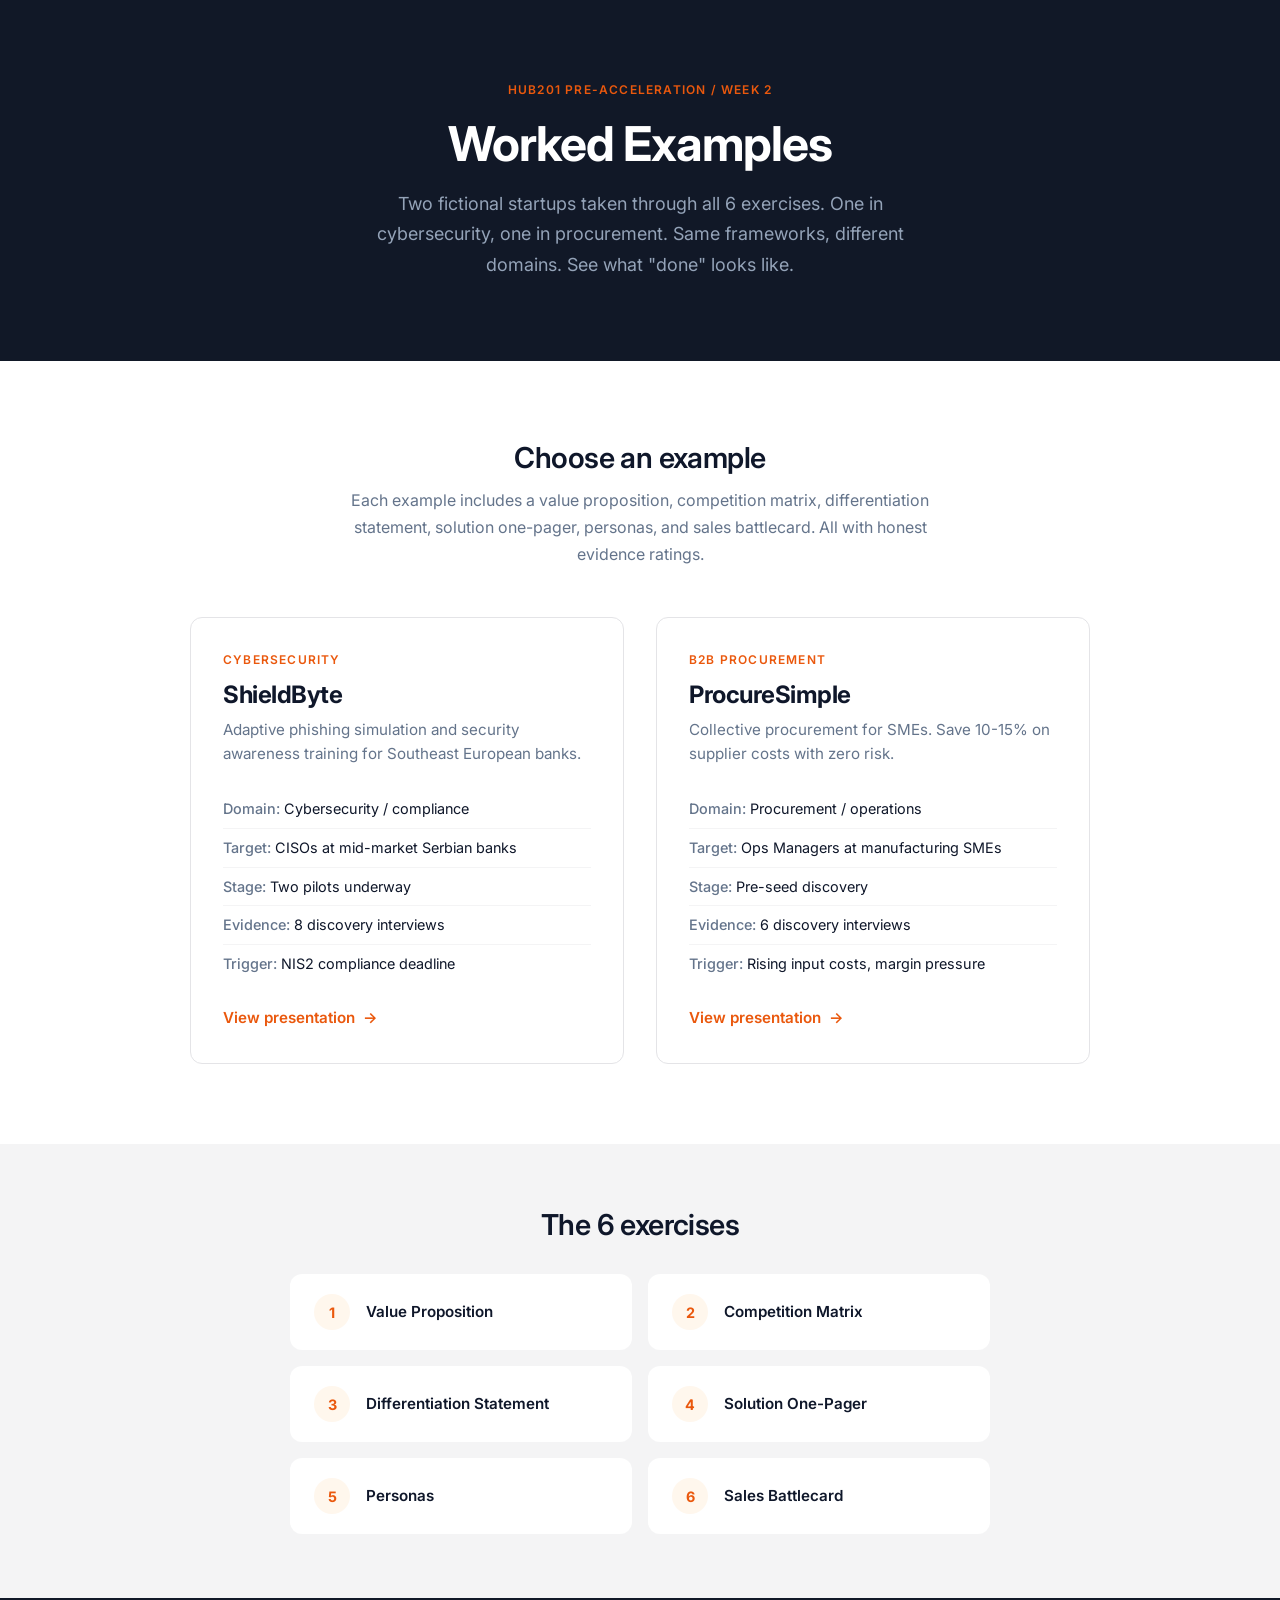
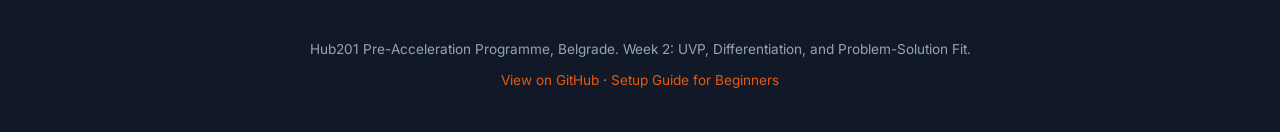
<file: examples/index.html>
<!DOCTYPE html>
<html lang="en">
<head>
    <meta charset="UTF-8">
    <meta name="viewport" content="width=device-width, initial-scale=1.0">
    <title>Hub201 Week 2: Worked Examples</title>
    <link rel="preconnect" href="https://fonts.googleapis.com">
    <link rel="preconnect" href="https://fonts.gstatic.com" crossorigin>
    <link href="https://fonts.googleapis.com/css2?family=Inter:wght@300;400;500;600;700&display=swap" rel="stylesheet">
    <style>
        *, *::before, *::after { box-sizing: border-box; margin: 0; padding: 0; }

        body {
            font-family: 'Inter', -apple-system, BlinkMacSystemFont, sans-serif;
            font-size: 1rem;
            line-height: 1.6;
            color: #0F172A;
            background: #FFFFFF;
            -webkit-font-smoothing: antialiased;
            -moz-osx-font-smoothing: grayscale;
        }

        .hero {
            background: #111827;
            color: #FFFFFF;
            padding: 80px 24px;
            text-align: center;
        }

        .hero .eyebrow {
            font-size: 0.75rem;
            font-weight: 600;
            text-transform: uppercase;
            letter-spacing: 0.1em;
            color: #EA580D;
            margin-bottom: 16px;
        }

        .hero h1 {
            font-size: clamp(2rem, 5vw, 3rem);
            font-weight: 700;
            letter-spacing: -0.02em;
            line-height: 1.2;
            margin-bottom: 16px;
        }

        .hero p {
            font-size: 1.125rem;
            color: #94A3B8;
            max-width: 600px;
            margin: 0 auto;
            line-height: 1.7;
        }

        .container {
            max-width: 1000px;
            margin: 0 auto;
            padding: 0 24px;
        }

        .cards-section {
            padding: 80px 24px;
        }

        .section-intro {
            text-align: center;
            max-width: 640px;
            margin: 0 auto 48px;
        }

        .section-intro h2 {
            font-size: 1.8rem;
            font-weight: 600;
            letter-spacing: -0.02em;
            line-height: 1.2;
            margin-bottom: 12px;
        }

        .section-intro p {
            color: #64748B;
            line-height: 1.7;
        }

        .example-grid {
            display: grid;
            grid-template-columns: 1fr 1fr;
            gap: 32px;
            max-width: 900px;
            margin: 0 auto;
        }

        @media (max-width: 640px) {
            .example-grid { grid-template-columns: 1fr; }
        }

        .example-card {
            background: #FFFFFF;
            border: 1px solid #E4E4E7;
            border-radius: 12px;
            padding: 32px;
            text-decoration: none;
            color: inherit;
            transition: all 0.2s ease;
            display: flex;
            flex-direction: column;
        }

        .example-card:hover {
            border-color: rgba(234, 88, 13, 0.3);
            box-shadow: 0 8px 24px rgba(0, 0, 0, 0.08);
            transform: translateY(-2px);
        }

        .card-eyebrow {
            font-size: 0.75rem;
            font-weight: 600;
            text-transform: uppercase;
            letter-spacing: 0.1em;
            color: #EA580D;
            margin-bottom: 12px;
        }

        .card-title {
            font-size: 1.5rem;
            font-weight: 700;
            letter-spacing: -0.02em;
            line-height: 1.2;
            margin-bottom: 8px;
        }

        .card-subtitle {
            font-size: 0.95rem;
            color: #64748B;
            line-height: 1.6;
            margin-bottom: 24px;
        }

        .card-details {
            list-style: none;
            margin-bottom: 24px;
            flex-grow: 1;
        }

        .card-details li {
            padding: 8px 0;
            border-bottom: 1px solid #F4F4F5;
            font-size: 0.9rem;
            color: #0F172A;
            line-height: 1.5;
        }

        .card-details li:last-child {
            border-bottom: none;
        }

        .card-details li strong {
            color: #64748B;
            font-weight: 500;
            display: inline;
        }

        .card-cta {
            display: inline-flex;
            align-items: center;
            gap: 8px;
            font-size: 0.95rem;
            font-weight: 600;
            color: #EA580D;
        }

        .card-cta .arrow {
            transition: transform 0.2s ease;
        }

        .example-card:hover .card-cta .arrow {
            transform: translateX(4px);
        }

        .exercises-section {
            background: #F4F4F5;
            padding: 64px 24px;
        }

        .exercises-section h2 {
            font-size: 1.8rem;
            font-weight: 600;
            letter-spacing: -0.02em;
            line-height: 1.2;
            text-align: center;
            margin-bottom: 32px;
        }

        .exercise-list {
            max-width: 700px;
            margin: 0 auto;
            display: grid;
            grid-template-columns: 1fr 1fr;
            gap: 16px;
        }

        @media (max-width: 640px) {
            .exercise-list { grid-template-columns: 1fr; }
        }

        .exercise-item {
            background: #FFFFFF;
            border-radius: 12px;
            padding: 20px 24px;
            display: flex;
            align-items: center;
            gap: 16px;
        }

        .exercise-number {
            width: 36px;
            height: 36px;
            border-radius: 50%;
            background: #FFF7ED;
            color: #EA580D;
            font-weight: 700;
            font-size: 0.9rem;
            display: flex;
            align-items: center;
            justify-content: center;
            flex-shrink: 0;
        }

        .exercise-name {
            font-weight: 600;
            font-size: 0.95rem;
        }

        .footer {
            background: #111827;
            color: #94A3B8;
            padding: 40px 24px;
            text-align: center;
            font-size: 0.85rem;
            line-height: 1.7;
        }

        .footer a {
            color: #EA580D;
            text-decoration: none;
        }

        .footer a:hover {
            text-decoration: underline;
        }
    </style>
</head>
<body>

    <div class="hero">
        <div class="eyebrow">Hub201 Pre-Acceleration / Week 2</div>
        <h1>Worked Examples</h1>
        <p>Two fictional startups taken through all 6 exercises. One in cybersecurity, one in procurement. Same frameworks, different domains. See what "done" looks like.</p>
    </div>

    <section class="cards-section">
        <div class="section-intro">
            <h2>Choose an example</h2>
            <p>Each example includes a value proposition, competition matrix, differentiation statement, solution one-pager, personas, and sales battlecard. All with honest evidence ratings.</p>
        </div>

        <div class="example-grid">
            <a href="shieldbyte/presentation.html" class="example-card">
                <div class="card-eyebrow">Cybersecurity</div>
                <div class="card-title">ShieldByte</div>
                <div class="card-subtitle">Adaptive phishing simulation and security awareness training for Southeast European banks.</div>
                <ul class="card-details">
                    <li><strong>Domain:</strong> Cybersecurity / compliance</li>
                    <li><strong>Target:</strong> CISOs at mid-market Serbian banks</li>
                    <li><strong>Stage:</strong> Two pilots underway</li>
                    <li><strong>Evidence:</strong> 8 discovery interviews</li>
                    <li><strong>Trigger:</strong> NIS2 compliance deadline</li>
                </ul>
                <div class="card-cta">
                    View presentation <span class="arrow">&rarr;</span>
                </div>
            </a>

            <a href="procuresimple/presentation.html" class="example-card">
                <div class="card-eyebrow">B2B Procurement</div>
                <div class="card-title">ProcureSimple</div>
                <div class="card-subtitle">Collective procurement for SMEs. Save 10-15% on supplier costs with zero risk.</div>
                <ul class="card-details">
                    <li><strong>Domain:</strong> Procurement / operations</li>
                    <li><strong>Target:</strong> Ops Managers at manufacturing SMEs</li>
                    <li><strong>Stage:</strong> Pre-seed discovery</li>
                    <li><strong>Evidence:</strong> 6 discovery interviews</li>
                    <li><strong>Trigger:</strong> Rising input costs, margin pressure</li>
                </ul>
                <div class="card-cta">
                    View presentation <span class="arrow">&rarr;</span>
                </div>
            </a>
        </div>
    </section>

    <section class="exercises-section">
        <h2>The 6 exercises</h2>
        <div class="exercise-list">
            <div class="exercise-item">
                <div class="exercise-number">1</div>
                <div class="exercise-name">Value Proposition</div>
            </div>
            <div class="exercise-item">
                <div class="exercise-number">2</div>
                <div class="exercise-name">Competition Matrix</div>
            </div>
            <div class="exercise-item">
                <div class="exercise-number">3</div>
                <div class="exercise-name">Differentiation Statement</div>
            </div>
            <div class="exercise-item">
                <div class="exercise-number">4</div>
                <div class="exercise-name">Solution One-Pager</div>
            </div>
            <div class="exercise-item">
                <div class="exercise-number">5</div>
                <div class="exercise-name">Personas</div>
            </div>
            <div class="exercise-item">
                <div class="exercise-number">6</div>
                <div class="exercise-name">Sales Battlecard</div>
            </div>
        </div>
    </section>

    <div class="footer">
        <p>Hub201 Pre-Acceleration Programme, Belgrade. Week 2: UVP, Differentiation, and Problem-Solution Fit.</p>
        <p style="margin-top: 8px;"><a href="https://github.com/TheGinjaNinja/hub201-workshop">View on GitHub</a> &middot; <a href="https://github.com/TheGinjaNinja/hub201-workshop/blob/main/SETUP.md">Setup Guide for Beginners</a></p>
    </div>

</body>
</html>
</file>
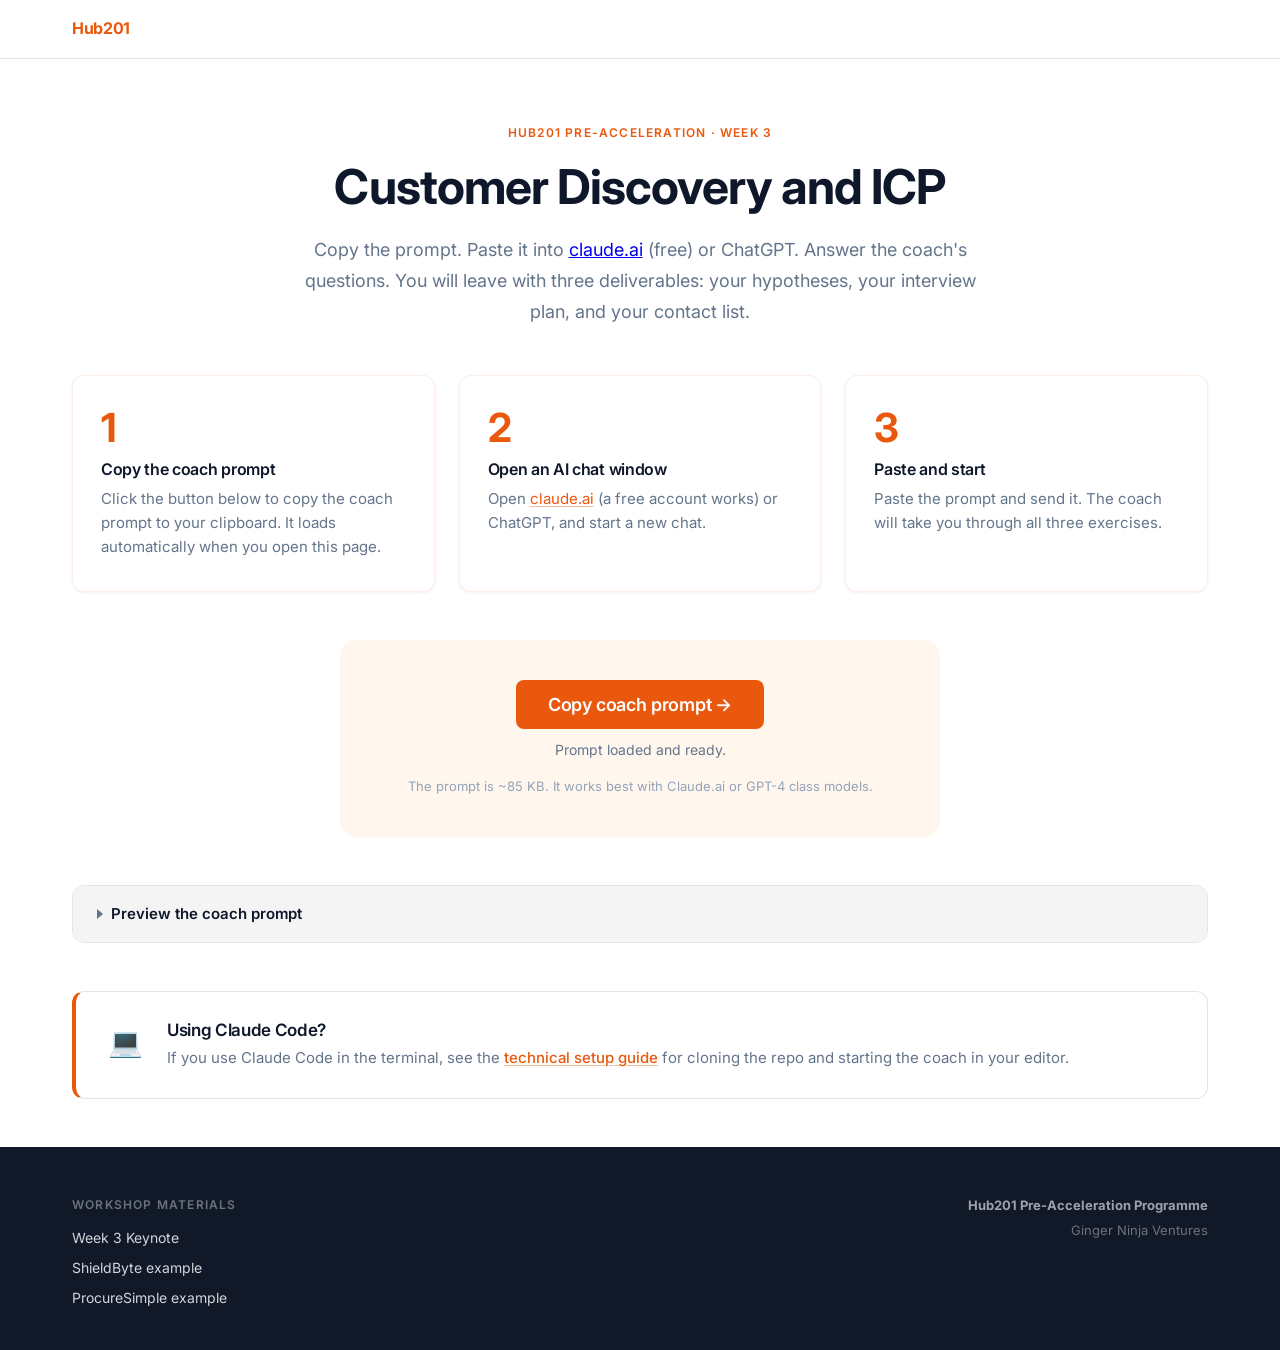
<file: week3/web/index.html>
<!DOCTYPE html>
<html lang="en">
<head>
  <meta charset="UTF-8">
  <meta name="viewport" content="width=device-width, initial-scale=1.0">
  <title>Hub201 Week 3: Customer Discovery and ICP</title>
  <link rel="preconnect" href="https://fonts.googleapis.com">
  <link rel="preconnect" href="https://fonts.gstatic.com" crossorigin>
  <link href="https://fonts.googleapis.com/css2?family=Inter:wght@400;500;600;700&display=swap" rel="stylesheet">
  <style>
    :root {
      --primary: #EA580D;
      --primary-hover: #DC4A04;
      --primary-pale: #FFF7ED;
      --background: #FFFFFF;
      --surface-2: #F4F4F5;
      --border: #E4E4E7;
      --text: #0F172A;
      --text-2: #64748B;
      --text-3: #94A3B8;
      --dark-section: #111827;
    }

    *, *::before, *::after {
      box-sizing: border-box;
      margin: 0;
      padding: 0;
    }

    html {
      font-size: 16px;
      -webkit-font-smoothing: antialiased;
      -moz-osx-font-smoothing: grayscale;
    }

    body {
      font-family: 'Inter', -apple-system, BlinkMacSystemFont, 'Segoe UI', sans-serif;
      font-size: 1rem;
      line-height: 1.6;
      color: var(--text);
      background: var(--background);
    }

    h1, h2, h3, h4 {
      letter-spacing: -0.02em;
      line-height: 1.2;
    }

    .container {
      max-width: 1200px;
      margin: 0 auto;
      padding: 0 1rem;
    }

    @media (min-width: 640px) {
      .container {
        padding: 0 1.5rem;
      }
    }

    @media (min-width: 1024px) {
      .container {
        padding: 0 2rem;
      }
    }

    /* Eyebrow */
    .eyebrow {
      font-size: 0.75rem;
      font-weight: 600;
      text-transform: uppercase;
      letter-spacing: 0.1em;
      color: var(--primary);
    }

    /* Header */
    header {
      background: var(--background);
      border-bottom: 1px solid var(--border);
      padding: 1rem 0;
    }

    .header-inner {
      display: flex;
      align-items: center;
      gap: 1rem;
    }

    .header-logo {
      font-size: 1rem;
      font-weight: 700;
      color: var(--primary);
      text-decoration: none;
      letter-spacing: -0.02em;
    }

    /* Hero / intro section */
    .hero {
      padding: 64px 0 48px;
      text-align: center;
    }

    .hero .eyebrow {
      margin-bottom: 1rem;
    }

    .hero h1 {
      font-size: clamp(2rem, 4vw, 3rem);
      font-weight: 700;
      color: var(--text);
      margin-bottom: 1.25rem;
    }

    .hero .lead {
      font-size: 1.125rem;
      color: var(--text-2);
      max-width: 680px;
      margin: 0 auto;
      line-height: 1.7;
    }

    /* Three-step cards */
    .steps-section {
      padding: 0 0 48px;
    }

    .steps-grid {
      display: grid;
      grid-template-columns: 1fr;
      gap: 1.5rem;
    }

    @media (min-width: 768px) {
      .steps-grid {
        grid-template-columns: repeat(3, 1fr);
      }
    }

    .step-card {
      background: var(--background);
      border: 1px solid rgba(234, 88, 13, 0.1);
      border-radius: 12px;
      padding: 2rem 1.75rem;
      box-shadow: 0 1px 3px rgba(0, 0, 0, 0.06);
      transition: border-color 0.2s ease, box-shadow 0.2s ease;
    }

    .step-card:hover {
      border-color: rgba(234, 88, 13, 0.2);
      box-shadow: 0 4px 12px rgba(0, 0, 0, 0.08);
    }

    .step-number {
      font-size: 2.5rem;
      font-weight: 700;
      color: var(--primary);
      line-height: 1;
      margin-bottom: 0.75rem;
      letter-spacing: -0.02em;
    }

    .step-title {
      font-size: 1rem;
      font-weight: 600;
      color: var(--text);
      margin-bottom: 0.5rem;
    }

    .step-body {
      font-size: 0.9375rem;
      color: var(--text-2);
      line-height: 1.6;
    }

    .step-body a {
      color: var(--primary);
      text-decoration: underline;
      text-decoration-color: rgba(234, 88, 13, 0.4);
      text-underline-offset: 2px;
    }

    .step-body a:hover {
      color: var(--primary-hover);
      text-decoration-color: var(--primary-hover);
    }

    /* CTA section */
    .cta-section {
      padding: 0 0 48px;
      text-align: center;
    }

    .cta-inner {
      background: var(--primary-pale);
      border-radius: 16px;
      padding: 2.5rem 2rem;
      max-width: 600px;
      margin: 0 auto;
    }

    .btn-primary {
      display: inline-block;
      background: var(--primary);
      color: #ffffff;
      font-family: inherit;
      font-size: 1.125rem;
      font-weight: 600;
      padding: 0.875rem 2rem;
      border-radius: 8px;
      border: none;
      cursor: pointer;
      text-decoration: none;
      transition: background 0.15s ease, transform 0.1s ease;
      letter-spacing: -0.01em;
    }

    .btn-primary:hover:not(:disabled) {
      background: var(--primary-hover);
      transform: translateY(-1px);
    }

    .btn-primary:active:not(:disabled) {
      transform: translateY(0);
    }

    .btn-primary:disabled {
      opacity: 0.5;
      cursor: not-allowed;
    }

    .btn-primary:focus-visible {
      outline: 2px solid var(--primary);
      outline-offset: 3px;
    }

    .btn-primary.copied {
      background: #16a34a;
    }

    .cta-note {
      margin-top: 0.875rem;
      font-size: 0.8125rem;
      color: var(--text-3);
    }

    .copy-status {
      margin-top: 0.625rem;
      font-size: 0.875rem;
      color: var(--text-2);
      min-height: 1.25rem;
    }

    /* Prompt preview */
    .preview-section {
      padding: 0 0 48px;
    }

    details {
      border: 1px solid var(--border);
      border-radius: 12px;
      overflow: hidden;
    }

    summary {
      padding: 1rem 1.5rem;
      font-weight: 600;
      font-size: 0.9375rem;
      color: var(--text);
      cursor: pointer;
      list-style: none;
      display: flex;
      align-items: center;
      gap: 0.5rem;
      background: var(--surface-2);
      user-select: none;
    }

    summary::-webkit-details-marker {
      display: none;
    }

    summary::before {
      content: '';
      display: inline-block;
      width: 0;
      height: 0;
      border-left: 6px solid var(--text-2);
      border-top: 5px solid transparent;
      border-bottom: 5px solid transparent;
      transition: transform 0.2s ease;
      flex-shrink: 0;
    }

    details[open] summary::before {
      transform: rotate(90deg);
    }

    summary:focus-visible {
      outline: 2px solid var(--primary);
      outline-offset: -2px;
    }

    .preview-content {
      padding: 1.5rem;
      background: var(--background);
    }

    #prompt-preview {
      font-family: 'SF Mono', 'Cascadia Code', 'Fira Code', 'Consolas', 'Courier New', monospace;
      font-size: 0.75rem;
      line-height: 1.6;
      color: var(--text-2);
      white-space: pre-wrap;
      word-break: break-word;
      max-height: 400px;
      overflow-y: auto;
    }

    /* Hidden textarea for clipboard fallback */
    #prompt-source {
      display: none;
      position: fixed;
      left: -9999px;
      top: 0;
      width: 1px;
      height: 1px;
      opacity: 0;
    }

    /* Technical track card */
    .tech-section {
      padding: 0 0 48px;
    }

    .tech-card {
      background: var(--background);
      border: 1px solid var(--border);
      border-left: 4px solid var(--primary);
      border-radius: 12px;
      padding: 1.75rem 2rem;
      display: flex;
      flex-direction: column;
      gap: 0.75rem;
    }

    @media (min-width: 768px) {
      .tech-card {
        flex-direction: row;
        align-items: flex-start;
        gap: 1.5rem;
      }
    }

    .tech-card-icon {
      font-size: 1.75rem;
      flex-shrink: 0;
    }

    .tech-card-body h2 {
      font-size: 1.0625rem;
      font-weight: 600;
      color: var(--text);
      margin-bottom: 0.4rem;
    }

    .tech-card-body p {
      font-size: 0.9375rem;
      color: var(--text-2);
      line-height: 1.6;
    }

    .tech-card-body a {
      color: var(--primary);
      font-weight: 500;
      text-decoration: underline;
      text-decoration-color: rgba(234, 88, 13, 0.4);
      text-underline-offset: 2px;
    }

    .tech-card-body a:hover {
      color: var(--primary-hover);
    }

    /* Footer */
    footer {
      background: var(--dark-section);
      color: #9ca3af;
      padding: 48px 0 40px;
    }

    .footer-inner {
      display: flex;
      flex-direction: column;
      gap: 1.5rem;
    }

    @media (min-width: 768px) {
      .footer-inner {
        flex-direction: row;
        justify-content: space-between;
        align-items: flex-start;
      }
    }

    .footer-links {
      display: flex;
      flex-direction: column;
      gap: 0.5rem;
    }

    .footer-links-label {
      font-size: 0.75rem;
      font-weight: 600;
      text-transform: uppercase;
      letter-spacing: 0.1em;
      color: #6b7280;
      margin-bottom: 0.25rem;
    }

    .footer-links a {
      color: #d1d5db;
      text-decoration: none;
      font-size: 0.875rem;
      transition: color 0.15s ease;
    }

    .footer-links a:hover {
      color: var(--primary);
    }

    .footer-attribution {
      font-size: 0.8125rem;
      color: #6b7280;
      text-align: right;
    }

    @media (max-width: 767px) {
      .footer-attribution {
        text-align: left;
      }
    }

    .footer-attribution strong {
      color: #9ca3af;
      display: block;
      margin-bottom: 0.25rem;
    }
  </style>
</head>
<body>

  <header>
    <div class="container">
      <div class="header-inner">
        <a class="header-logo" href="#">Hub201</a>
      </div>
    </div>
  </header>

  <main>

    <!-- Hero -->
    <section class="hero" aria-label="Introduction">
      <div class="container">
        <p class="eyebrow">HUB201 PRE-ACCELERATION · WEEK 3</p>
        <h1>Customer Discovery and ICP</h1>
        <p class="lead">
          Copy the prompt. Paste it into <a href="https://claude.ai" target="_blank" rel="noopener">claude.ai</a> (free) or ChatGPT. Answer the coach's questions. You will leave with three deliverables: your hypotheses, your interview plan, and your contact list.
        </p>
      </div>
    </section>

    <!-- Three steps -->
    <section class="steps-section" aria-label="Setup steps">
      <div class="container">
        <div class="steps-grid">

          <div class="step-card">
            <div class="step-number">1</div>
            <h2 class="step-title">Copy the coach prompt</h2>
            <p class="step-body">Click the button below to copy the coach prompt to your clipboard. It loads automatically when you open this page.</p>
          </div>

          <div class="step-card">
            <div class="step-number">2</div>
            <h2 class="step-title">Open an AI chat window</h2>
            <p class="step-body">Open <a href="https://claude.ai" target="_blank" rel="noopener">claude.ai</a> (a free account works) or ChatGPT, and start a new chat.</p>
          </div>

          <div class="step-card">
            <div class="step-number">3</div>
            <h2 class="step-title">Paste and start</h2>
            <p class="step-body">Paste the prompt and send it. The coach will take you through all three exercises.</p>
          </div>

        </div>
      </div>
    </section>

    <!-- Copy CTA -->
    <section class="cta-section" aria-label="Copy the prompt">
      <div class="container">
        <div class="cta-inner">
          <button
            id="copy-btn"
            class="btn-primary"
            disabled
            aria-label="Copy the Week 3 coach prompt to your clipboard"
          >
            Copy coach prompt &rarr;
          </button>
          <p class="copy-status" id="copy-status" role="status" aria-live="polite"></p>
          <p class="cta-note">The prompt is ~85 KB. It works best with Claude.ai or GPT-4 class models.</p>
        </div>
      </div>
    </section>

    <!-- Prompt preview -->
    <section class="preview-section" aria-label="Prompt preview">
      <div class="container">
        <details>
          <summary>Preview the coach prompt</summary>
          <div class="preview-content">
            <pre id="prompt-preview" aria-label="Coach prompt content">Loading prompt...</pre>
          </div>
        </details>
      </div>
    </section>

    <!-- Technical track -->
    <section class="tech-section" aria-label="Technical track">
      <div class="container">
        <div class="tech-card">
          <div class="tech-card-icon">&#128187;</div>
          <div class="tech-card-body">
            <h2>Using Claude Code?</h2>
            <p>
              If you use Claude Code in the terminal, see the
              <a href="../SETUP.md">technical setup guide</a>
              for cloning the repo and starting the coach in your editor.
            </p>
          </div>
        </div>
      </div>
    </section>

  </main>

  <!-- Hidden textarea for clipboard fallback -->
  <textarea id="prompt-source" tabindex="-1" aria-hidden="true" readonly></textarea>

  <footer>
    <div class="container">
      <div class="footer-inner">

        <div class="footer-links">
          <p class="footer-links-label">Workshop materials</p>
          <a href="../workshop/presentation.html">Week 3 Keynote</a>
          <a href="../examples/shieldbyte/week3/presentation.html">ShieldByte example</a>
          <a href="../examples/procuresimple/week3/presentation.html">ProcureSimple example</a>
        </div>

        <div class="footer-attribution">
          <strong>Hub201 Pre-Acceleration Programme</strong>
          Ginger Ninja Ventures
        </div>

      </div>
    </div>
  </footer>

  <script>
  (function() {
    var button = document.getElementById('copy-btn');
    var preview = document.getElementById('prompt-preview');
    var hiddenSource = document.getElementById('prompt-source');
    var status = document.getElementById('copy-status');

    // Load prompt.md at page load
    fetch('prompt.md')
      .then(function(r) {
        if (!r.ok) throw new Error('prompt.md not found');
        return r.text();
      })
      .then(function(text) {
        hiddenSource.value = text;
        preview.textContent = text;
        button.disabled = false;
        status.textContent = 'Prompt loaded and ready.';
        setTimeout(function() { status.textContent = ''; }, 3000);
      })
      .catch(function(err) {
        status.textContent = 'Could not load prompt: ' + err.message + '. Refresh the page or check the repo.';
        status.style.color = '#b91c1c';
        preview.textContent = 'Prompt could not be loaded. Try refreshing or open prompt.md directly.';
      });

    // Copy handler
    button.addEventListener('click', function() {
      var source = hiddenSource.value;
      if (!source) {
        status.textContent = 'Prompt not loaded yet. Please wait a moment and try again.';
        return;
      }
      if (navigator.clipboard && navigator.clipboard.writeText) {
        navigator.clipboard.writeText(source).then(showCopied).catch(legacyCopy);
      } else {
        legacyCopy();
      }
    });

    function legacyCopy() {
      hiddenSource.style.position = 'fixed';
      hiddenSource.style.left = '-9999px';
      hiddenSource.style.display = 'block';
      hiddenSource.select();
      try {
        document.execCommand('copy');
        showCopied();
      } catch (e) {
        status.textContent = 'Copy failed. Please select the preview text and copy manually.';
      } finally {
        hiddenSource.style.display = 'none';
      }
    }

    function showCopied() {
      var originalText = button.textContent;
      button.textContent = 'Copied. Paste it into claude.ai now.';
      button.classList.add('copied');
      status.textContent = '';
      setTimeout(function() {
        button.textContent = originalText;
        button.classList.remove('copied');
      }, 4000);
    }
  })();
  </script>

</body>
</html>
</file>
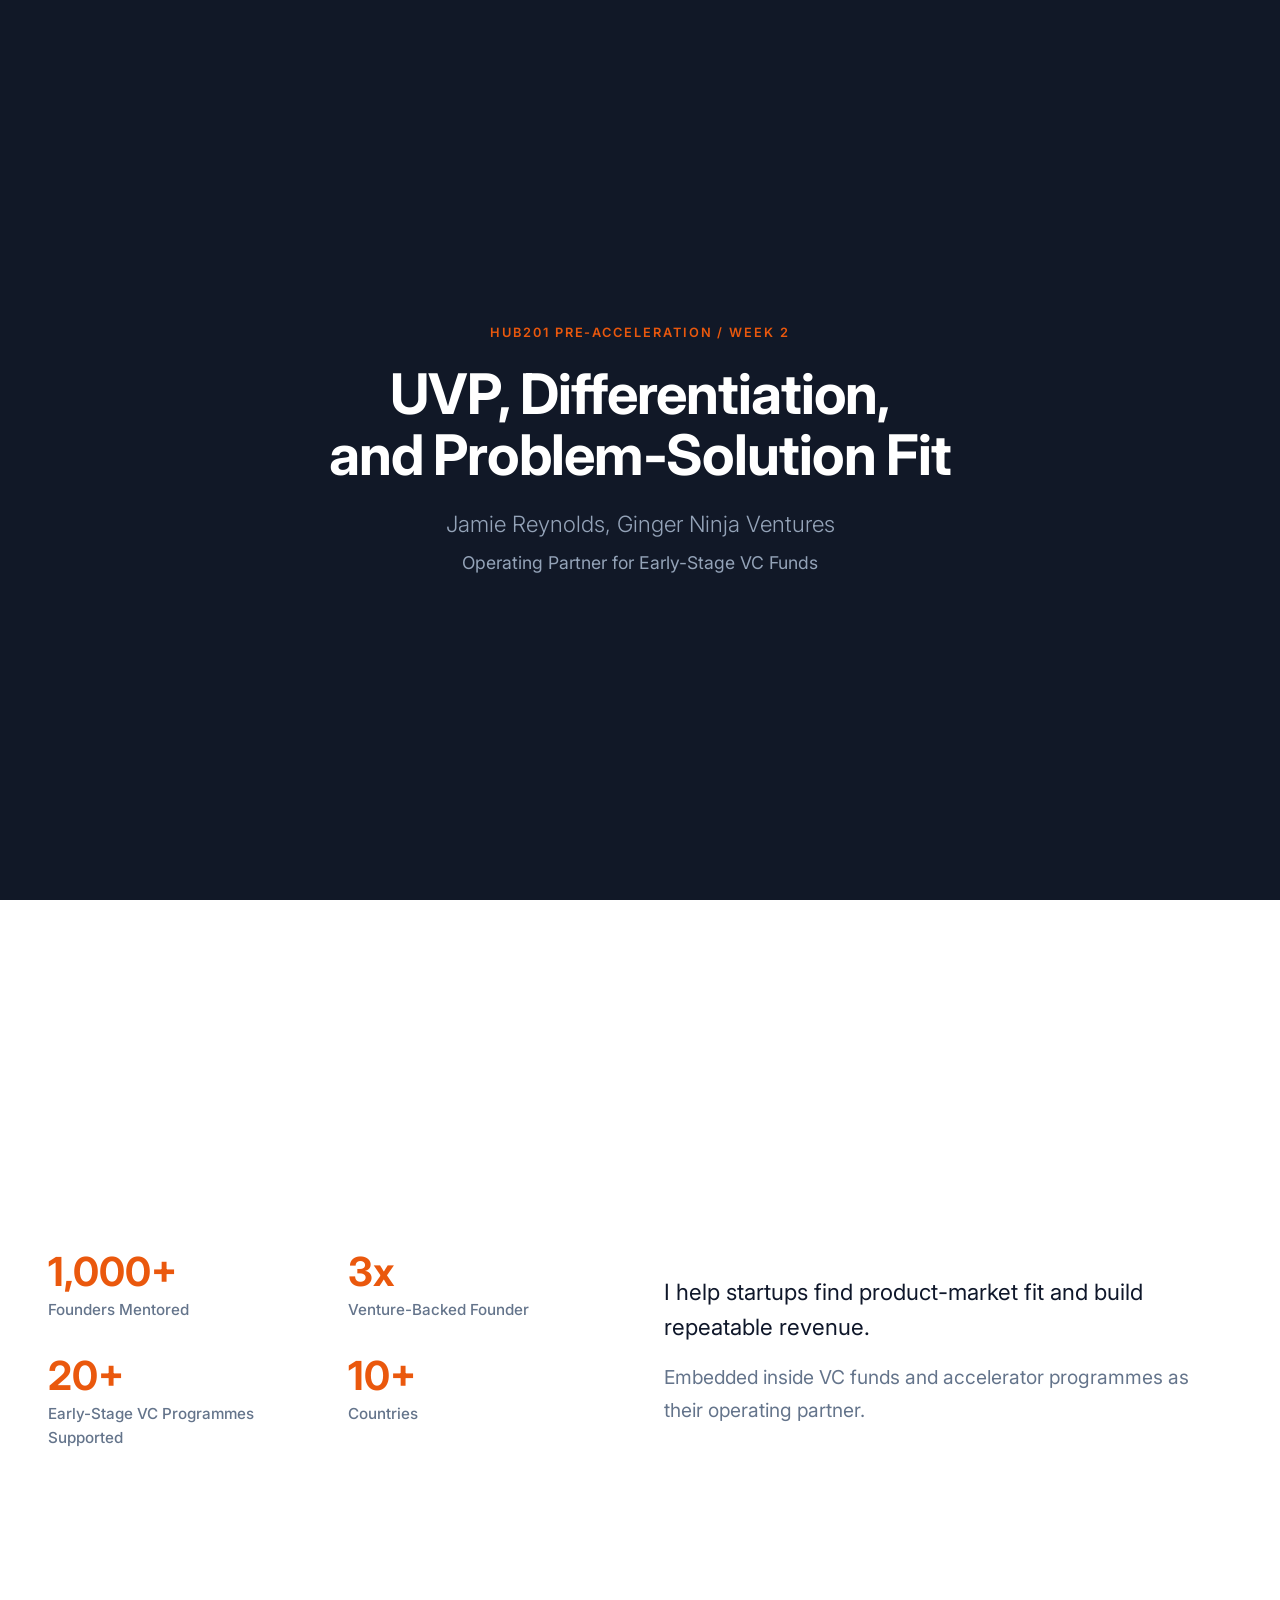
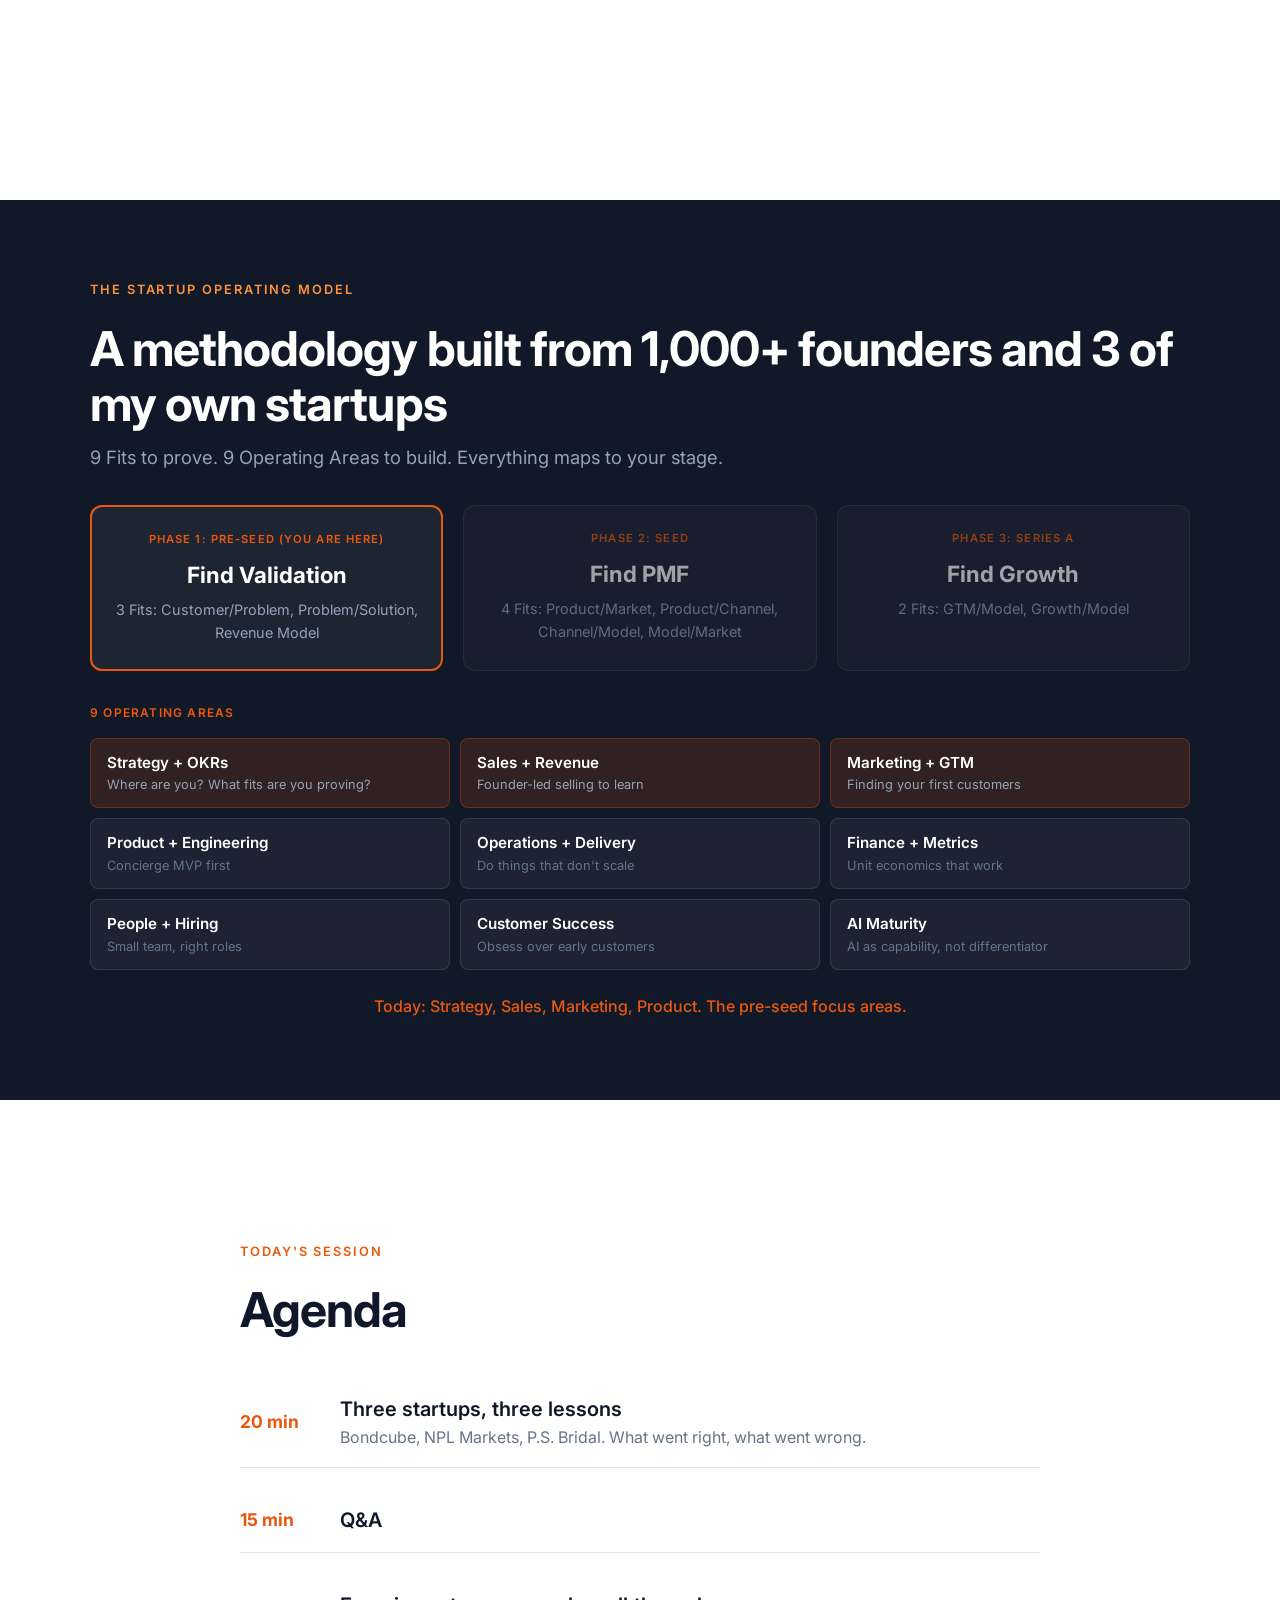
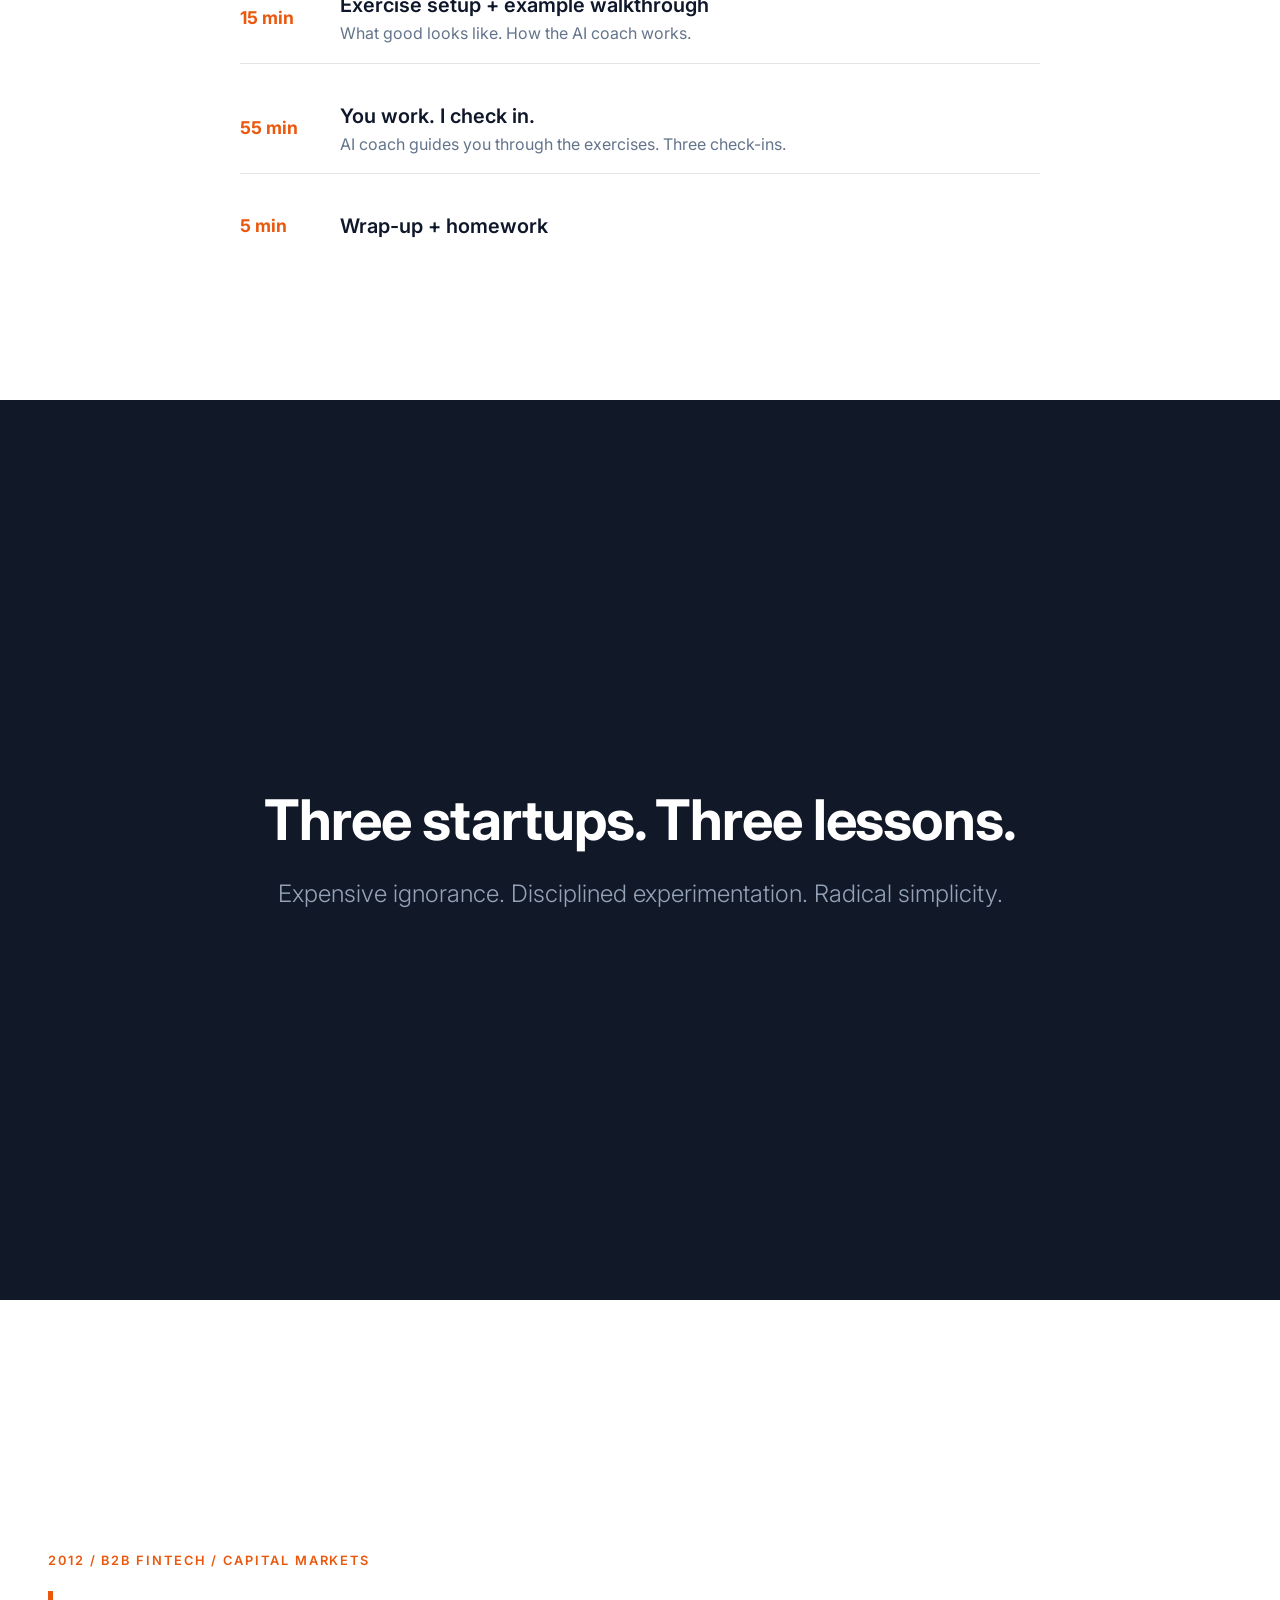
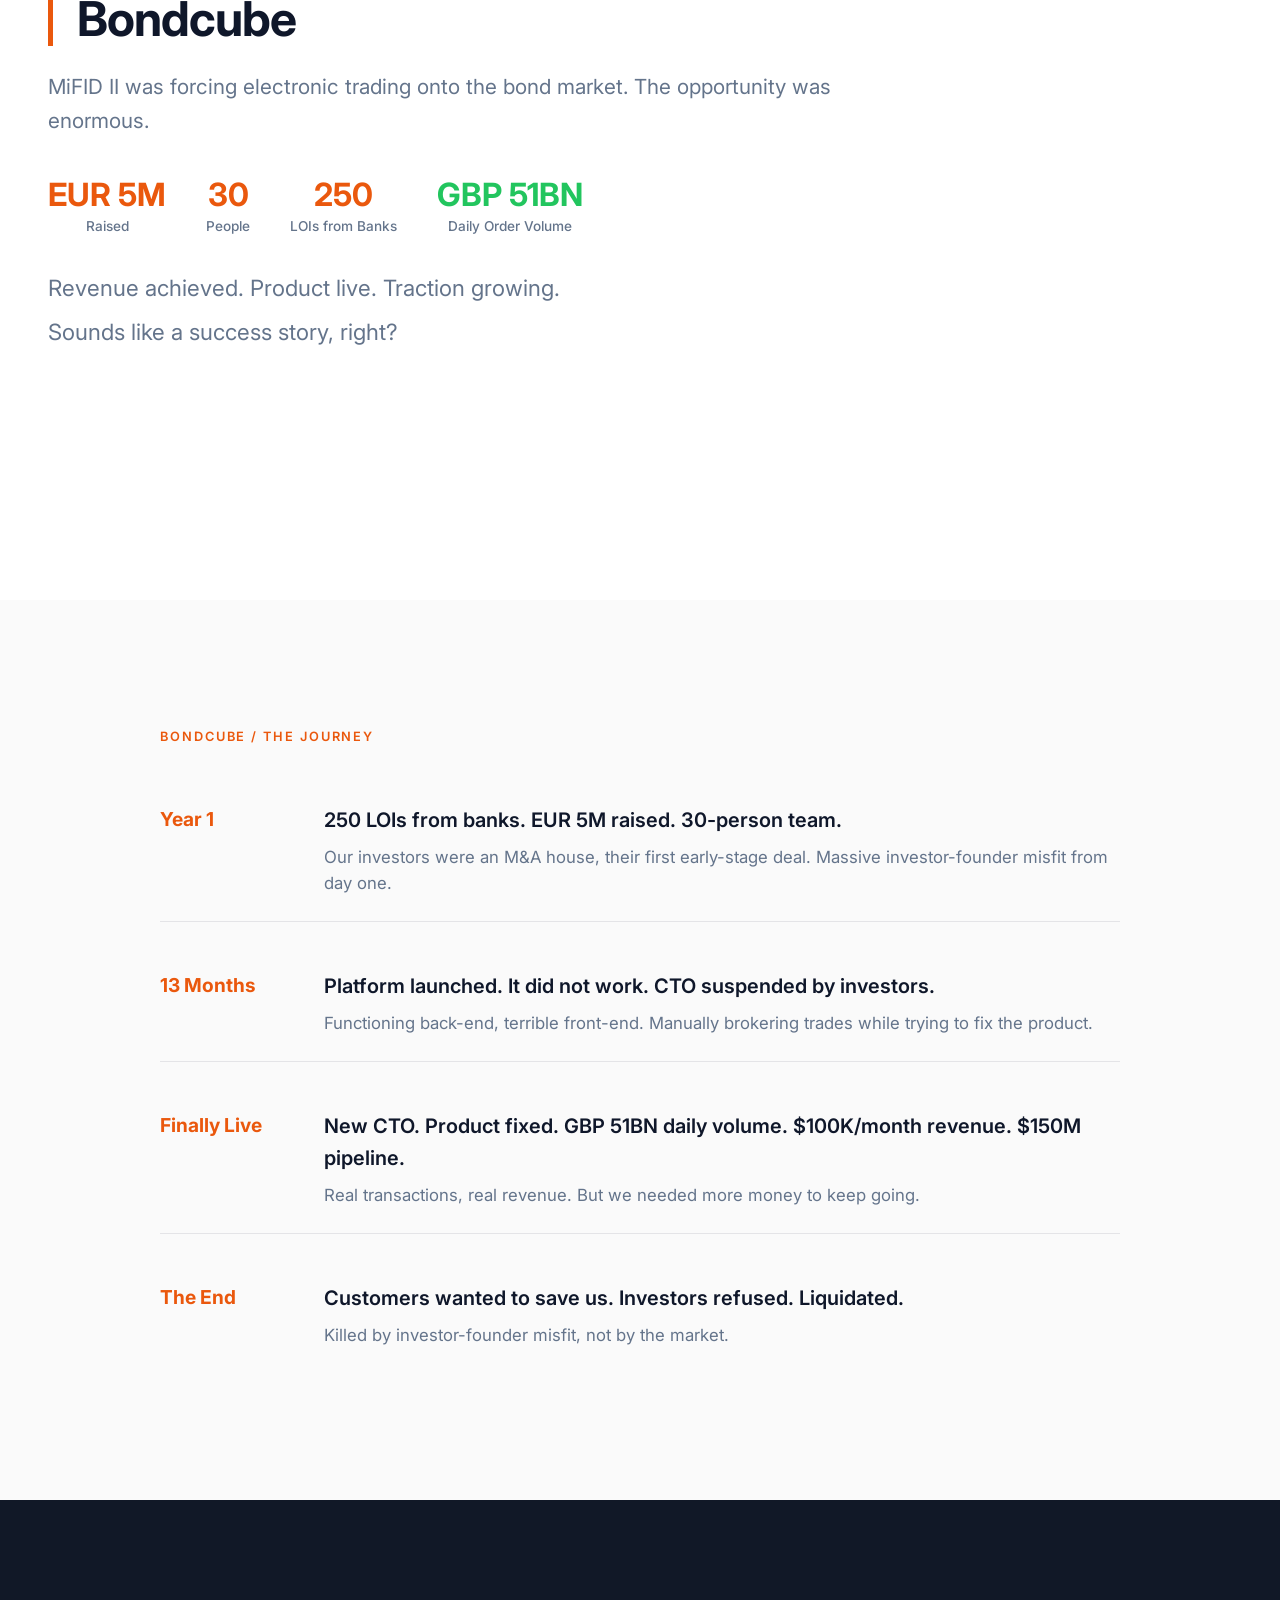
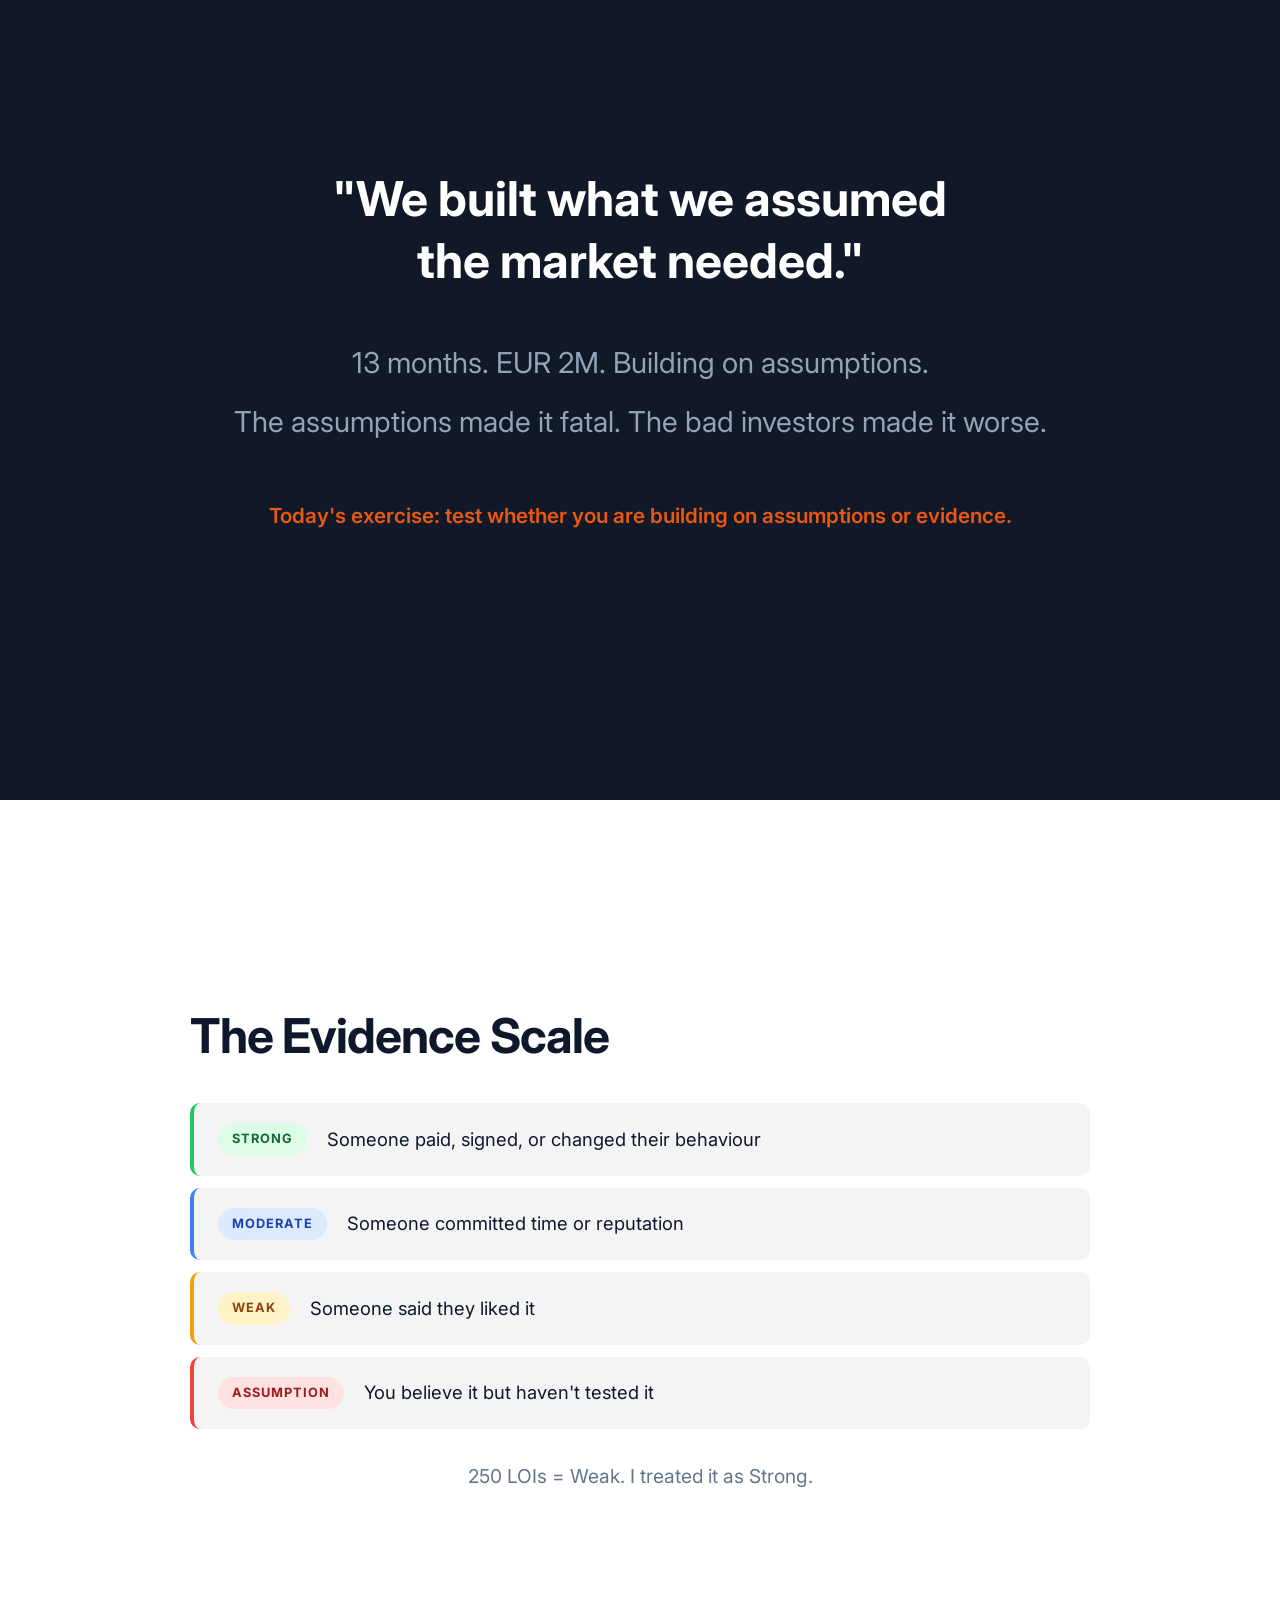
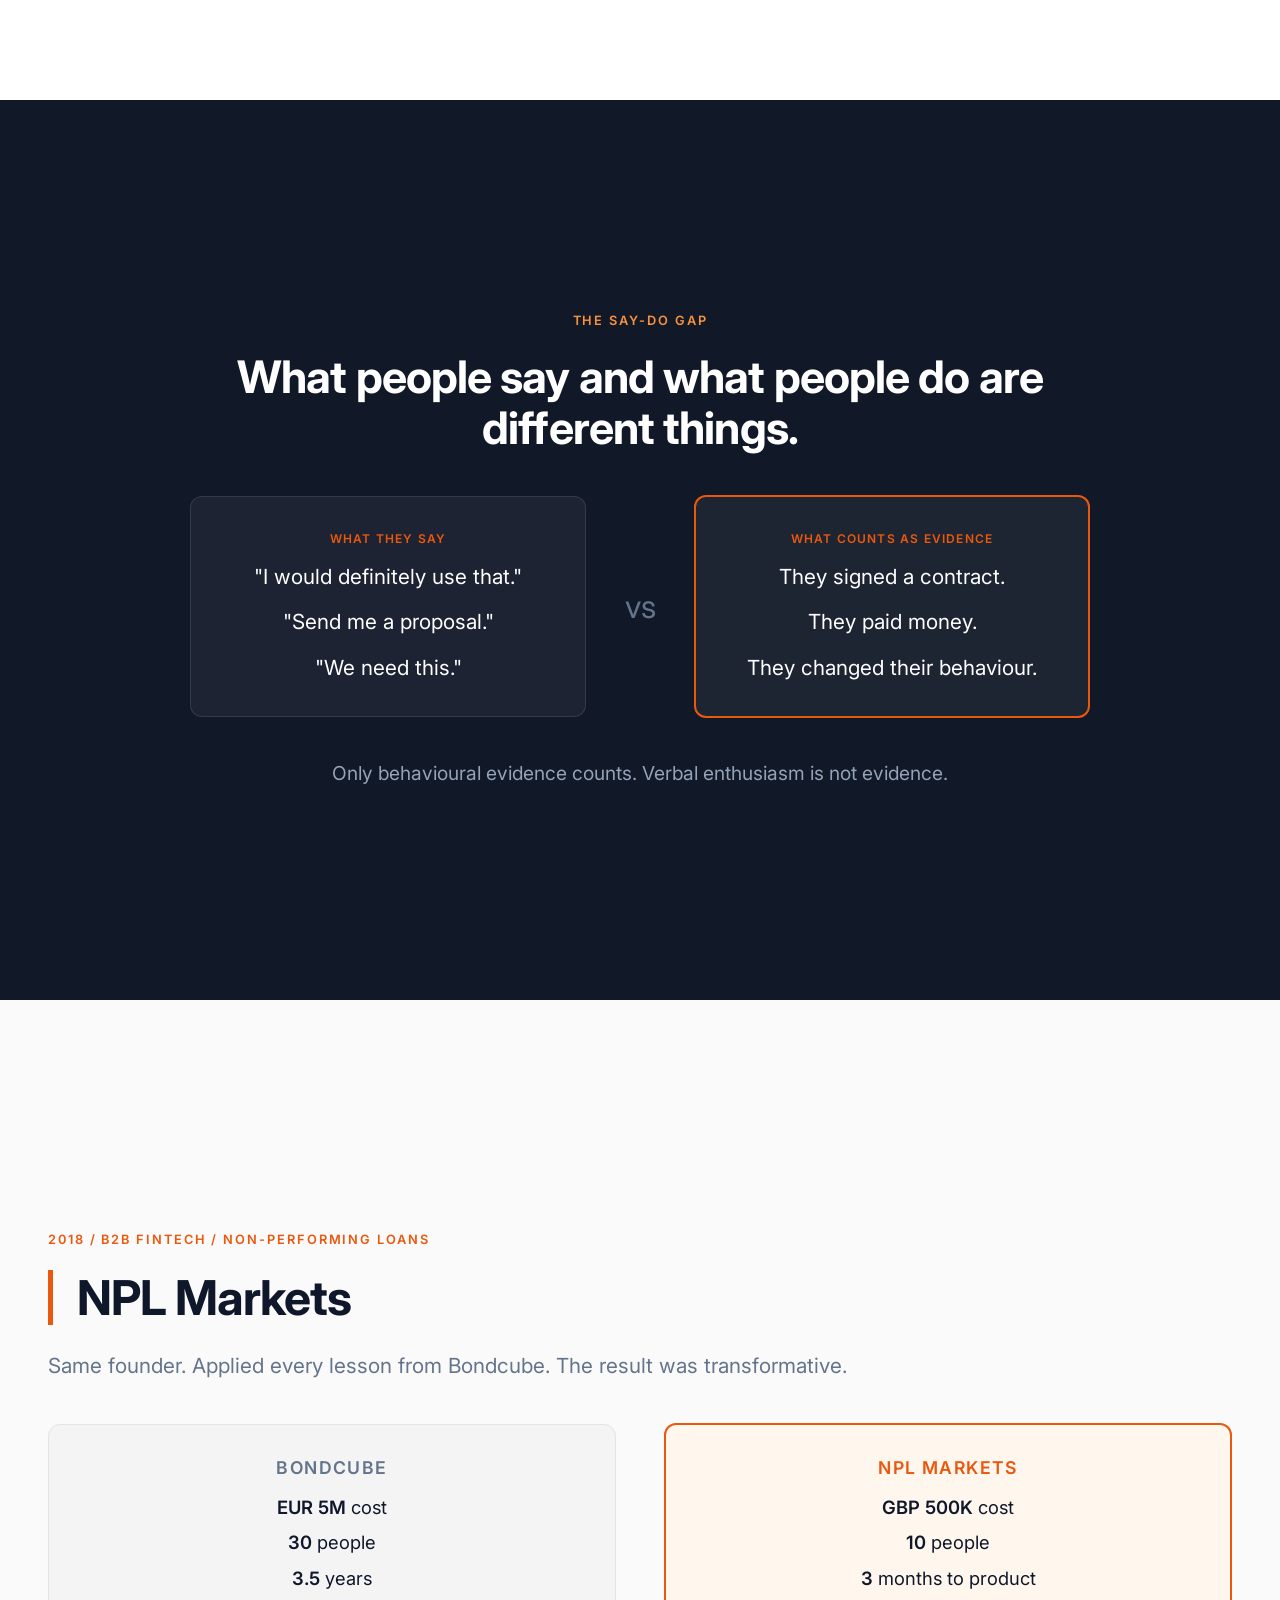
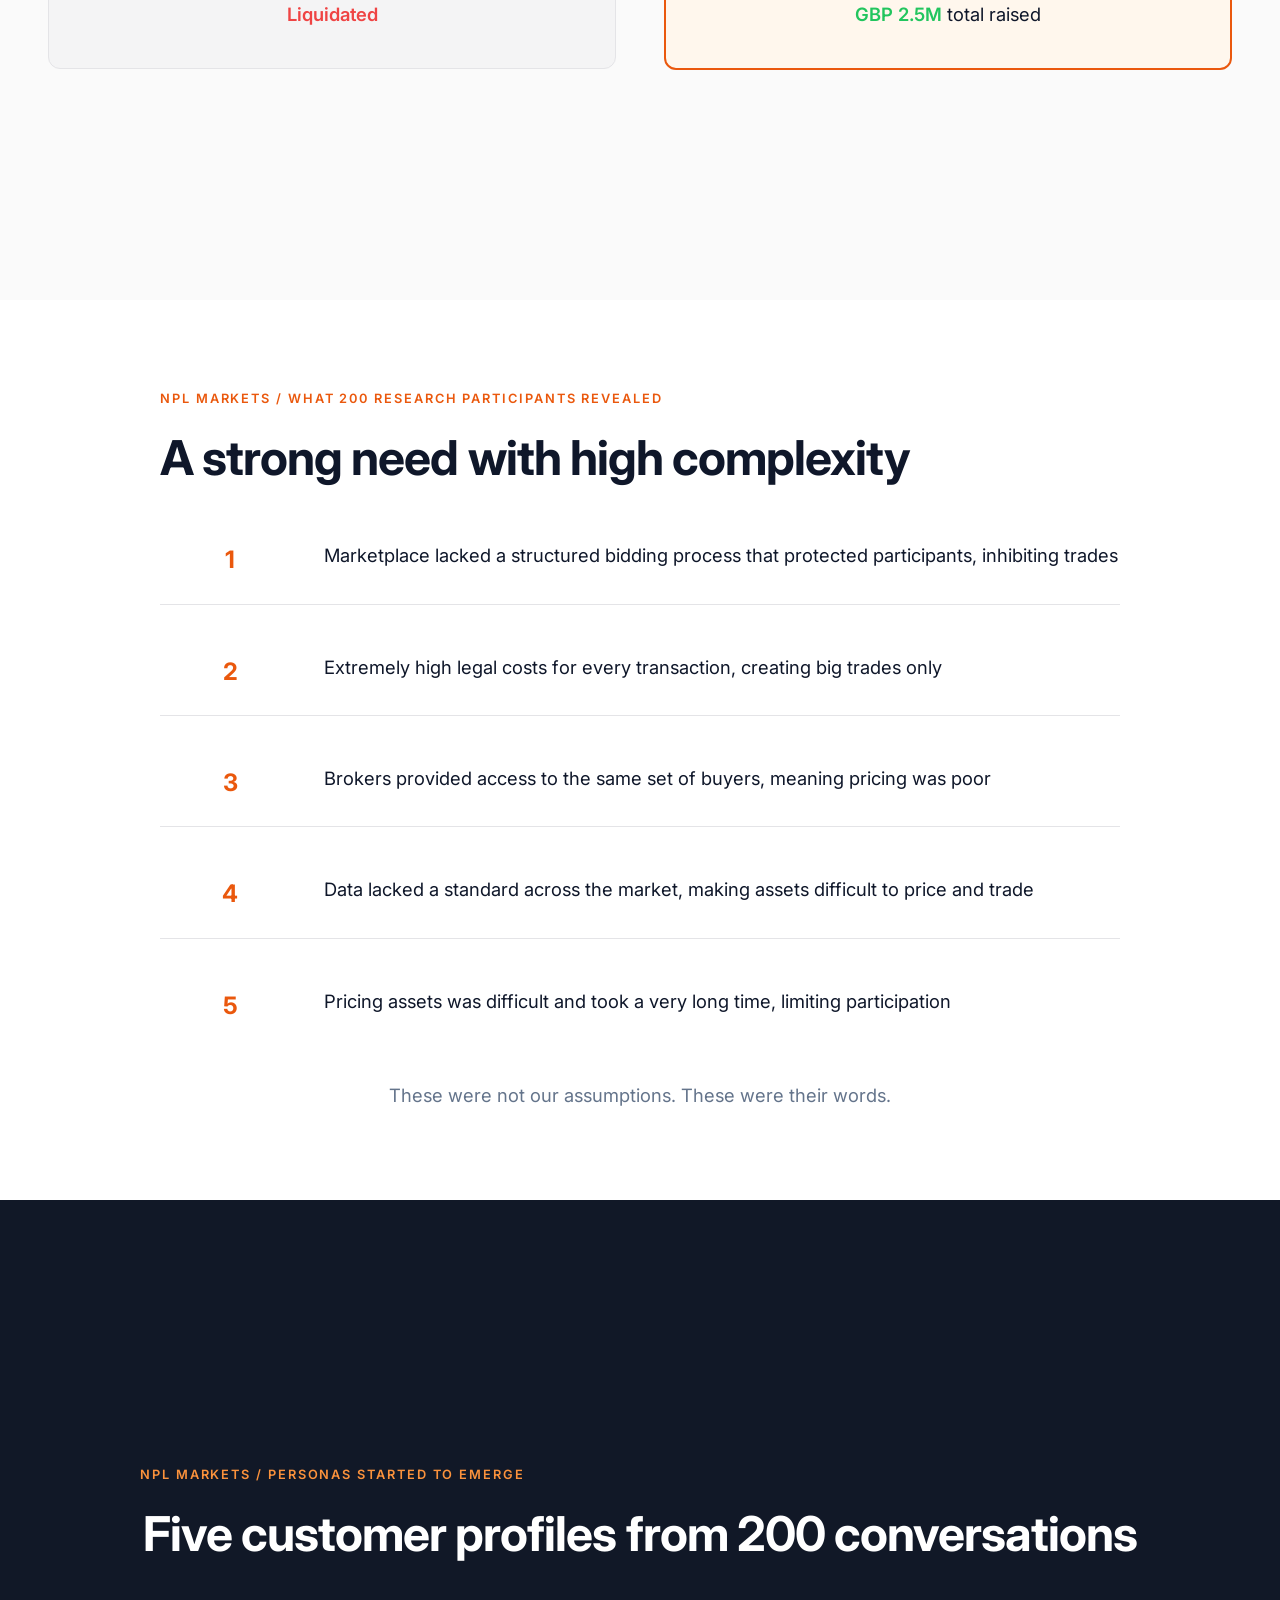
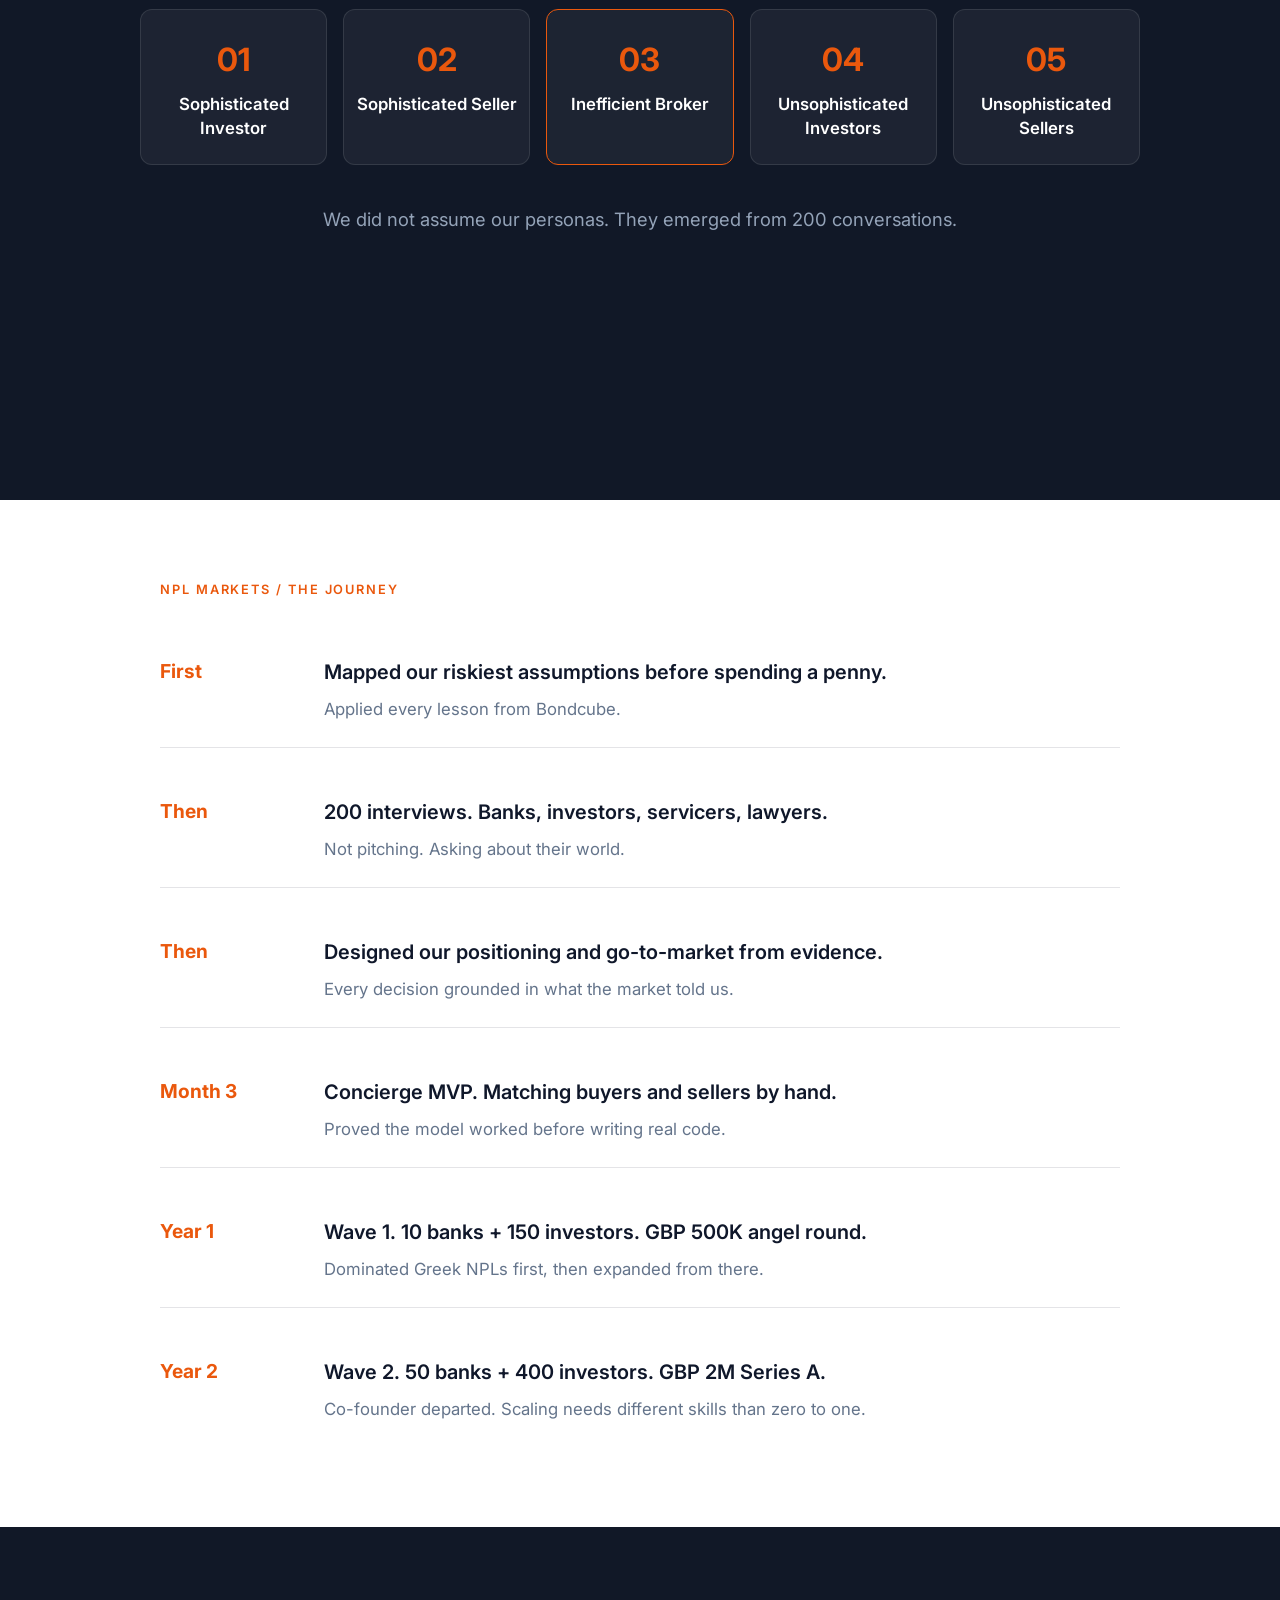
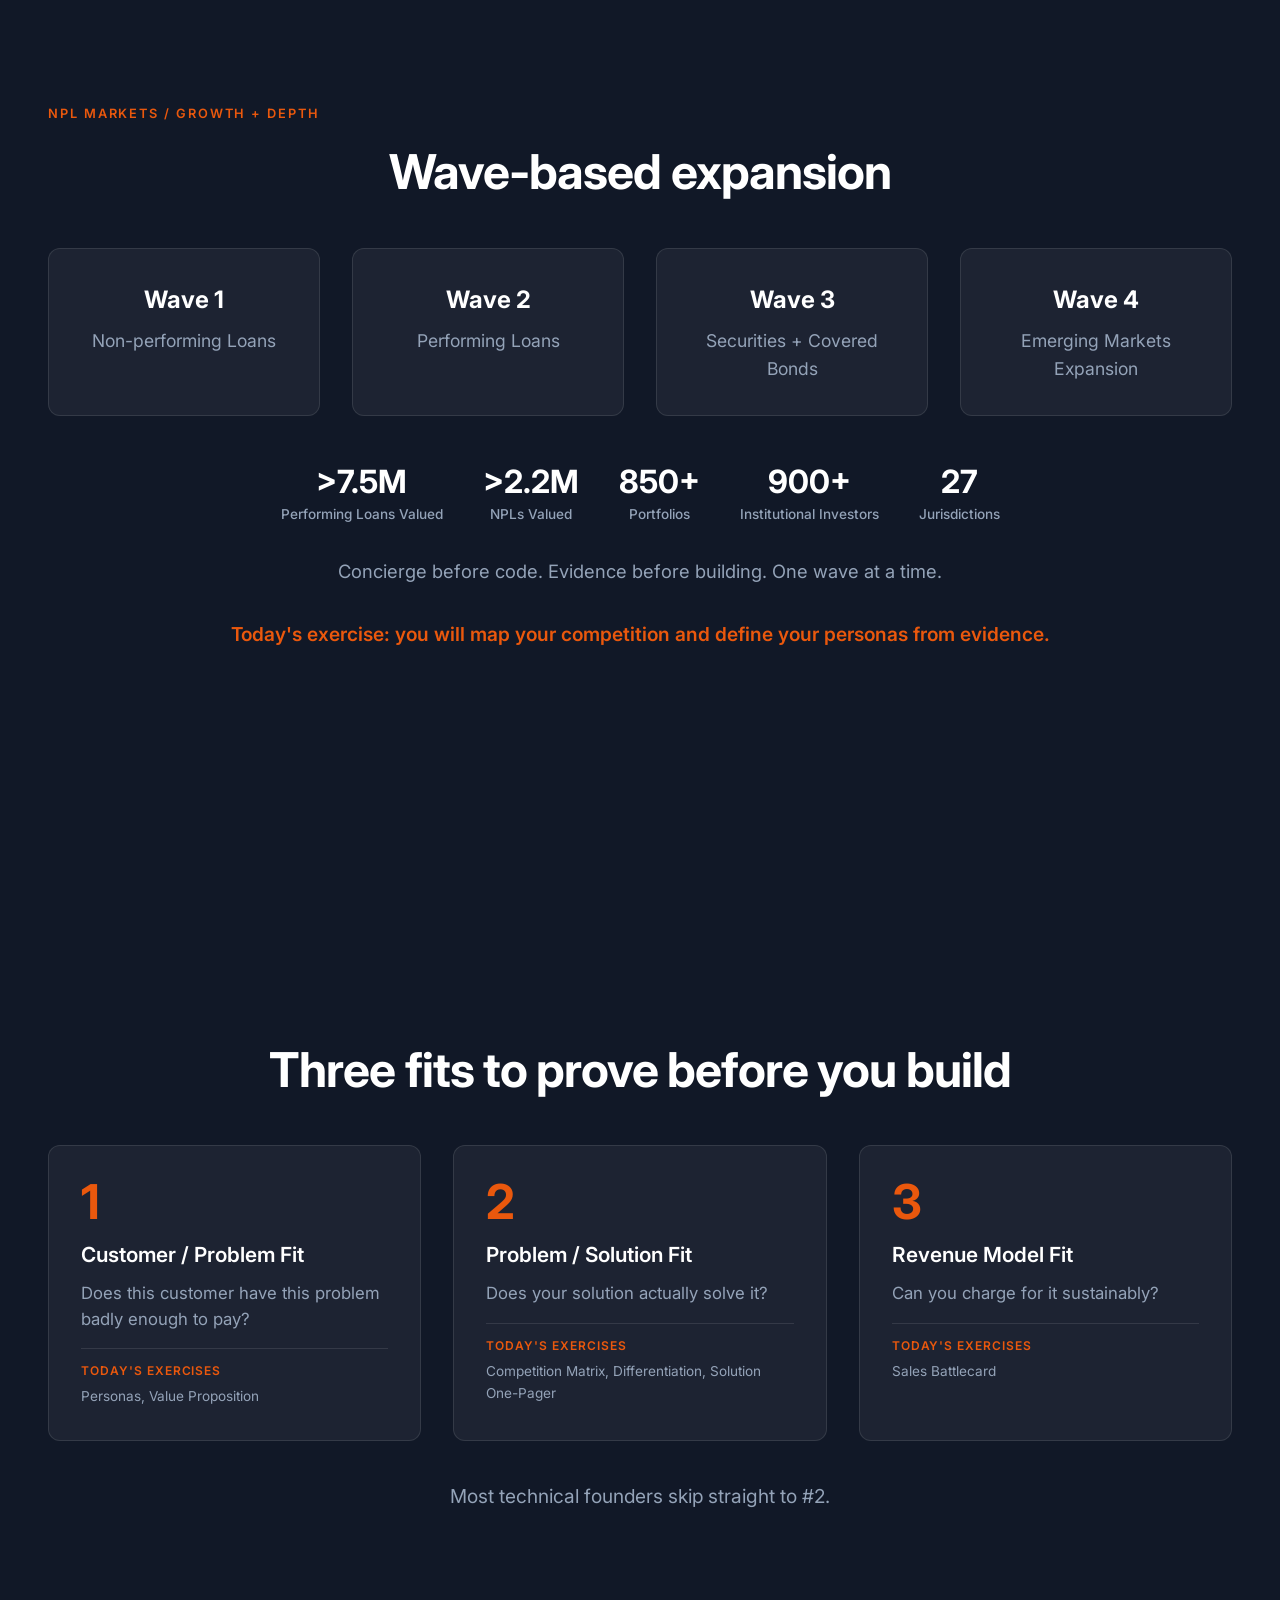
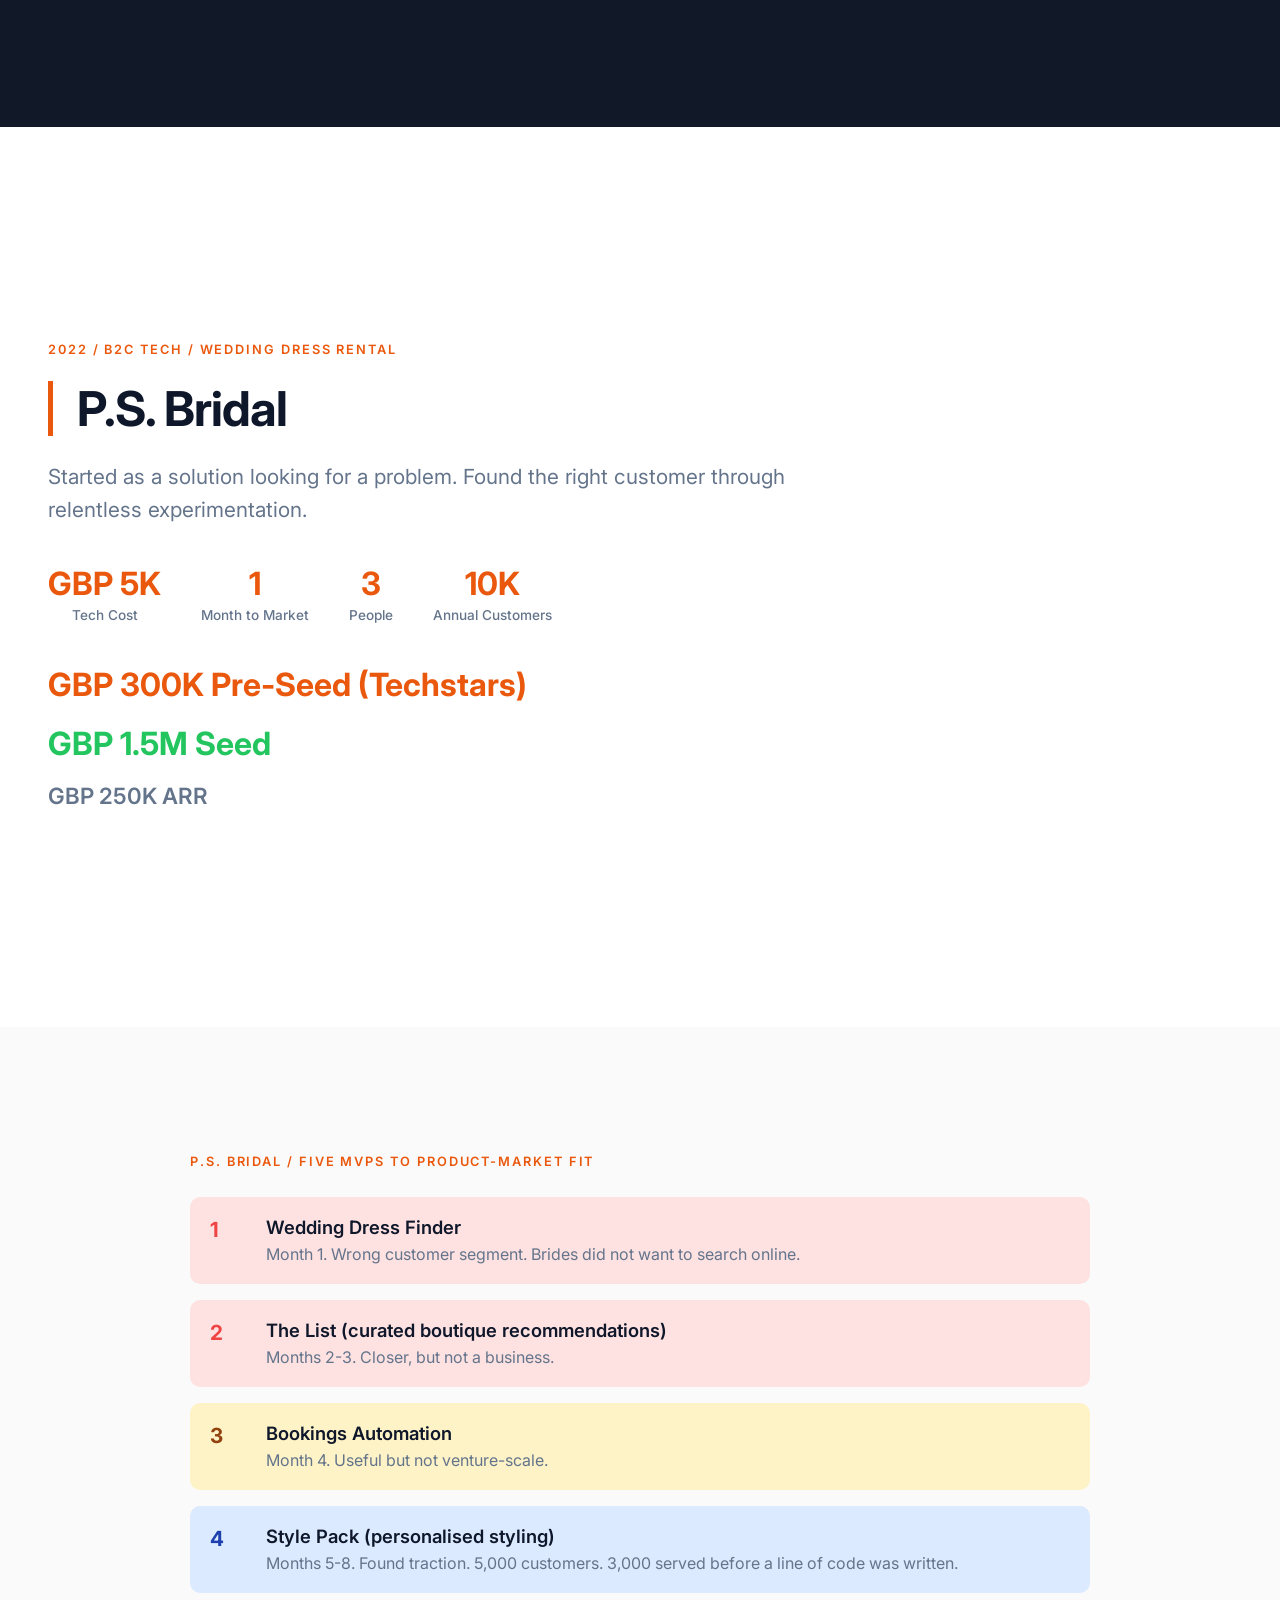
<file: workshop/presentation.html>
<!DOCTYPE html>
<html lang="en">
<head>
<meta charset="UTF-8">
<meta name="viewport" content="width=device-width, initial-scale=1.0">
<title>UVP, Differentiation, and Problem-Solution Fit / HUB201</title>
<link href="https://fonts.googleapis.com/css2?family=Inter:wght@300;400;500;600;700&display=swap" rel="stylesheet">
<style>
  *, *::before, *::after { margin: 0; padding: 0; box-sizing: border-box; }
  html { scroll-behavior: smooth; }
  body {
    font-family: 'Inter', -apple-system, sans-serif;
    -webkit-font-smoothing: antialiased;
    -moz-osx-font-smoothing: grayscale;
    color: #0F172A;
    line-height: 1.6;
  }

  /* Slide base */
  .slide {
    min-height: 100vh;
    display: flex;
    align-items: center;
    justify-content: center;
    padding: 80px 48px;
    position: relative;
  }
  .slide-inner {
    max-width: 1200px;
    width: 100%;
    margin: 0 auto;
  }

  /* Backgrounds */
  .bg-dark { background: #111827; color: #FFFFFF; }
  .bg-light { background: #FFFFFF; color: #0F172A; }
  .bg-light-accent { background: #FFF7ED; color: #0F172A; }

  /* Typography */
  .eyebrow {
    font-size: 0.8rem;
    font-weight: 600;
    text-transform: uppercase;
    letter-spacing: 0.15em;
    color: #EA580D;
    margin-bottom: 20px;
  }
  .bg-dark .eyebrow { color: #EA580D; }

  h1 { font-size: 3.5rem; font-weight: 700; letter-spacing: -0.02em; line-height: 1.1; margin-bottom: 24px; }
  h2 { font-size: 3rem; font-weight: 700; letter-spacing: -0.02em; line-height: 1.15; margin-bottom: 24px; }
  h3 { font-size: 2rem; font-weight: 600; letter-spacing: -0.02em; line-height: 1.2; margin-bottom: 16px; }

  .subtitle { font-size: 1.5rem; font-weight: 300; line-height: 1.5; }
  .bg-dark .subtitle { color: #94A3B8; }
  .bg-light .subtitle, .bg-light-accent .subtitle { color: #64748B; }

  .muted { color: #64748B; }
  .bg-dark .muted { color: #94A3B8; }

  .body-lg { font-size: 1.35rem; line-height: 1.7; }
  .primary { color: #EA580D; }

  /* Stat blocks */
  .stat-number {
    font-size: 2.5rem;
    font-weight: 700;
    color: #EA580D;
    line-height: 1.1;
  }
  .stat-label {
    font-size: 0.95rem;
    font-weight: 500;
    color: #64748B;
    margin-top: 4px;
  }
  .bg-dark .stat-label { color: #94A3B8; }

  /* Grids */
  .grid-2 { display: grid; grid-template-columns: 1fr 1fr; gap: 48px; align-items: center; }
  .grid-2x2 { display: grid; grid-template-columns: 1fr 1fr; gap: 32px; }
  .grid-3 { display: grid; grid-template-columns: 1fr 1fr 1fr; gap: 32px; }
  .grid-4 { display: grid; grid-template-columns: repeat(4, 1fr); gap: 32px; }

  /* Cards */
  .card {
    background: rgba(255,255,255,0.05);
    border: 1px solid rgba(255,255,255,0.1);
    border-radius: 12px;
    padding: 32px;
  }
  .bg-light .card, .bg-light-accent .card {
    background: #FFFFFF;
    border: 1px solid #E4E4E7;
    box-shadow: 0 1px 3px rgba(0,0,0,0.06);
  }
  .card-dark {
    background: rgba(255,255,255,0.05);
    border: 1px solid rgba(255,255,255,0.1);
    border-radius: 12px;
    padding: 32px;
  }
  .card-highlight {
    border: 2px solid #EA580D;
    background: rgba(234,88,13,0.05);
  }

  /* Evidence scale rows */
  .evidence-row {
    display: flex;
    align-items: center;
    gap: 20px;
    padding: 20px 24px;
    border-radius: 10px;
    margin-bottom: 12px;
    background: #F4F4F5;
  }
  .evidence-badge {
    font-size: 0.8rem;
    font-weight: 700;
    text-transform: uppercase;
    letter-spacing: 0.08em;
    padding: 6px 14px;
    border-radius: 999px;
    white-space: nowrap;
  }
  .badge-green { background: #DCFCE7; color: #166534; }
  .badge-blue { background: #DBEAFE; color: #1E40AF; }
  .badge-amber { background: #FEF3C7; color: #92400E; }
  .badge-red { background: #FEE2E2; color: #991B1B; }
  .evidence-border-green { border-left: 4px solid #22C55E; }
  .evidence-border-blue { border-left: 4px solid #3B82F6; }
  .evidence-border-amber { border-left: 4px solid #F59E0B; }
  .evidence-border-red { border-left: 4px solid #EF4444; }

  /* Big number emphasis */
  .big-number {
    font-size: 4rem;
    font-weight: 700;
    line-height: 1;
  }

  /* Comparison columns */
  .compare-col {
    padding: 32px;
    border-radius: 12px;
    text-align: center;
  }
  .compare-muted {
    background: #F4F4F5;
    border: 1px solid #E4E4E7;
  }
  .compare-highlight {
    background: #FFF7ED;
    border: 2px solid #EA580D;
  }

  /* Arc columns */
  .arc-col {
    padding: 32px;
    border-radius: 12px;
    text-align: center;
    border: 1px solid rgba(255,255,255,0.1);
  }
  .arc-red { border-top: 4px solid #EF4444; }
  .arc-amber { border-top: 4px solid #F59E0B; }
  .arc-green { border-top: 4px solid #22C55E; }

  /* Exercise list */
  .exercise-grid {
    display: grid;
    grid-template-columns: 1fr 1fr;
    gap: 12px;
    margin: 32px 0;
  }
  .exercise-item {
    display: flex;
    align-items: center;
    gap: 12px;
    padding: 14px 20px;
    background: #FFFFFF;
    border: 1px solid #E4E4E7;
    border-radius: 10px;
    font-size: 1.1rem;
    font-weight: 500;
  }
  .exercise-num {
    font-size: 0.85rem;
    font-weight: 700;
    color: #EA580D;
    background: #FFF7ED;
    width: 32px;
    height: 32px;
    border-radius: 50%;
    display: flex;
    align-items: center;
    justify-content: center;
    flex-shrink: 0;
  }

  /* Option cards for final slide */
  .option-card {
    background: rgba(255,255,255,0.06);
    border: 1px solid rgba(255,255,255,0.12);
    border-radius: 12px;
    padding: 28px 32px;
    text-align: center;
  }
  .option-card h3 { font-size: 1.3rem; margin-bottom: 10px; }
  .option-card p { font-size: 1.05rem; color: #94A3B8; }

  /* Stat row for venture slides */
  .stat-row {
    display: flex;
    gap: 40px;
    flex-wrap: wrap;
    margin: 32px 0;
  }
  .stat-block { text-align: center; }
  .stat-block .stat-number { font-size: 2rem; }
  .stat-block .stat-label { font-size: 0.85rem; }

  /* Fit cards */
  .fit-card {
    background: rgba(255,255,255,0.05);
    border: 1px solid rgba(255,255,255,0.1);
    border-radius: 12px;
    padding: 32px;
    position: relative;
  }
  .fit-num {
    font-size: 3rem;
    font-weight: 700;
    color: #EA580D;
    line-height: 1;
    margin-bottom: 12px;
  }
  .fit-title {
    font-size: 1.3rem;
    font-weight: 600;
    margin-bottom: 10px;
  }
  .fit-desc {
    font-size: 1.05rem;
    color: #94A3B8;
    line-height: 1.5;
  }

  /* Repo link */
  .repo-link {
    font-size: 1.8rem;
    font-weight: 600;
    color: #EA580D;
    margin: 24px 0;
    word-break: break-all;
  }

  /* Quote style */
  .big-quote {
    font-size: 2.8rem;
    font-weight: 600;
    line-height: 1.25;
    letter-spacing: -0.02em;
  }

  /* Compare stat list */
  .compare-stat {
    font-size: 1.15rem;
    margin: 8px 0;
    line-height: 1.5;
  }
  .compare-stat strong { font-weight: 600; }

  /* Revenue zero emphasis */
  .zero-revenue {
    font-size: 3.5rem;
    font-weight: 700;
    color: #EF4444;
    margin: 24px 0 8px;
  }
  .liquidated {
    font-size: 1.3rem;
    font-weight: 600;
    color: #EF4444;
    text-transform: uppercase;
    letter-spacing: 0.1em;
  }

  /* Responsive */
  @media (max-width: 900px) {
    .slide { padding: 60px 24px; }
    h1 { font-size: 2.5rem; }
    h2 { font-size: 2.2rem; }
    .big-quote { font-size: 2rem; }
    .grid-2, .grid-3, .grid-4, .grid-2x2, .exercise-grid { grid-template-columns: 1fr; }
    .stat-row { gap: 24px; }
    .big-number { font-size: 3rem; }
    .zero-revenue { font-size: 2.5rem; }
  }
</style>
</head>
<body>

<!-- SLIDE 1: Title -->
<section class="slide bg-dark">
  <div class="slide-inner" style="text-align: center;">
    <div class="eyebrow">HUB201 Pre-Acceleration / Week 2</div>
    <h1 style="font-size: 3.5rem; margin-bottom: 20px;">UVP, Differentiation,<br>and Problem-Solution Fit</h1>
    <p class="subtitle" style="font-size: 1.4rem; margin-bottom: 8px;">Jamie Reynolds, Ginger Ninja Ventures</p>
    <p style="font-size: 1.1rem; color: #94A3B8;">Operating Partner for Early-Stage VC Funds</p>
  </div>
</section>

<!-- SLIDE 2: Who I Am -->
<section class="slide bg-light">
  <div class="slide-inner">
    <div class="grid-2">
      <div>
        <div class="grid-2x2">
          <div>
            <div class="stat-number">1,000+</div>
            <div class="stat-label">Founders Mentored</div>
          </div>
          <div>
            <div class="stat-number">3x</div>
            <div class="stat-label">Venture-Backed Founder</div>
          </div>
          <div>
            <div class="stat-number">20+</div>
            <div class="stat-label">Early-Stage VC Programmes Supported</div>
          </div>
          <div>
            <div class="stat-number">10+</div>
            <div class="stat-label">Countries</div>
          </div>
        </div>
      </div>
      <div>
        <p class="body-lg" style="font-size: 1.4rem; line-height: 1.6;">I help startups find product-market fit and build repeatable revenue.</p>
        <p class="body-lg muted" style="margin-top: 16px; font-size: 1.2rem;">Embedded inside VC funds and accelerator programmes as their operating partner.</p>
      </div>
    </div>
  </div>
</section>

<!-- SLIDE 3: Startup Operating Model Overview -->
<section class="slide bg-dark">
  <div class="slide-inner" style="max-width: 1100px;">
    <div class="eyebrow" style="color: #FB923C;">The Startup Operating Model</div>
    <h2 style="margin-bottom: 12px;">A methodology built from 1,000+ founders and 3 of my own startups</h2>
    <p style="color: #94A3B8; font-size: 1.15rem; margin-bottom: 32px;">9 Fits to prove. 9 Operating Areas to build. Everything maps to your stage.</p>

    <!-- Three phases -->
    <div style="display: grid; grid-template-columns: 1fr 1fr 1fr; gap: 20px; margin-bottom: 32px;">
      <div class="card-dark" style="text-align: center; padding: 24px 16px; border: 2px solid #EA580D;">
        <p style="font-size: 0.7rem; font-weight: 600; text-transform: uppercase; letter-spacing: 0.1em; color: #EA580D; margin-bottom: 8px;">Phase 1: Pre-Seed (You are here)</p>
        <p style="font-size: 1.4rem; font-weight: 700; color: #FFFFFF; margin-bottom: 6px;">Find Validation</p>
        <p style="color: #94A3B8; font-size: 0.9rem;">3 Fits: Customer/Problem, Problem/Solution, Revenue Model</p>
      </div>
      <div class="card-dark" style="text-align: center; padding: 24px 16px; opacity: 0.6;">
        <p style="font-size: 0.7rem; font-weight: 600; text-transform: uppercase; letter-spacing: 0.1em; color: #EA580D; margin-bottom: 8px;">Phase 2: Seed</p>
        <p style="font-size: 1.4rem; font-weight: 700; color: #FFFFFF; margin-bottom: 6px;">Find PMF</p>
        <p style="color: #94A3B8; font-size: 0.9rem;">4 Fits: Product/Market, Product/Channel, Channel/Model, Model/Market</p>
      </div>
      <div class="card-dark" style="text-align: center; padding: 24px 16px; opacity: 0.6;">
        <p style="font-size: 0.7rem; font-weight: 600; text-transform: uppercase; letter-spacing: 0.1em; color: #EA580D; margin-bottom: 8px;">Phase 3: Series A</p>
        <p style="font-size: 1.4rem; font-weight: 700; color: #FFFFFF; margin-bottom: 6px;">Find Growth</p>
        <p style="color: #94A3B8; font-size: 0.9rem;">2 Fits: GTM/Model, Growth/Model</p>
      </div>
    </div>

    <!-- Operating Areas -->
    <p style="font-size: 0.75rem; font-weight: 600; text-transform: uppercase; letter-spacing: 0.1em; color: #EA580D; margin-bottom: 16px;">9 Operating Areas</p>
    <div style="display: grid; grid-template-columns: repeat(3, 1fr); gap: 10px; margin-bottom: 24px;">
      <div style="background: rgba(234,88,13,0.15); border: 1px solid rgba(234,88,13,0.3); border-radius: 8px; padding: 12px 16px;">
        <p style="font-size: 0.95rem; font-weight: 600; color: #FFFFFF;">Strategy + OKRs</p>
        <p style="font-size: 0.8rem; color: #94A3B8;">Where are you? What fits are you proving?</p>
      </div>
      <div style="background: rgba(234,88,13,0.15); border: 1px solid rgba(234,88,13,0.3); border-radius: 8px; padding: 12px 16px;">
        <p style="font-size: 0.95rem; font-weight: 600; color: #FFFFFF;">Sales + Revenue</p>
        <p style="font-size: 0.8rem; color: #94A3B8;">Founder-led selling to learn</p>
      </div>
      <div style="background: rgba(234,88,13,0.15); border: 1px solid rgba(234,88,13,0.3); border-radius: 8px; padding: 12px 16px;">
        <p style="font-size: 0.95rem; font-weight: 600; color: #FFFFFF;">Marketing + GTM</p>
        <p style="font-size: 0.8rem; color: #94A3B8;">Finding your first customers</p>
      </div>
      <div style="background: rgba(255,255,255,0.05); border: 1px solid rgba(255,255,255,0.1); border-radius: 8px; padding: 12px 16px;">
        <p style="font-size: 0.95rem; font-weight: 600; color: #FFFFFF;">Product + Engineering</p>
        <p style="font-size: 0.8rem; color: #64748B;">Concierge MVP first</p>
      </div>
      <div style="background: rgba(255,255,255,0.05); border: 1px solid rgba(255,255,255,0.1); border-radius: 8px; padding: 12px 16px;">
        <p style="font-size: 0.95rem; font-weight: 600; color: #FFFFFF;">Operations + Delivery</p>
        <p style="font-size: 0.8rem; color: #64748B;">Do things that don't scale</p>
      </div>
      <div style="background: rgba(255,255,255,0.05); border: 1px solid rgba(255,255,255,0.1); border-radius: 8px; padding: 12px 16px;">
        <p style="font-size: 0.95rem; font-weight: 600; color: #FFFFFF;">Finance + Metrics</p>
        <p style="font-size: 0.8rem; color: #64748B;">Unit economics that work</p>
      </div>
      <div style="background: rgba(255,255,255,0.05); border: 1px solid rgba(255,255,255,0.1); border-radius: 8px; padding: 12px 16px;">
        <p style="font-size: 0.95rem; font-weight: 600; color: #FFFFFF;">People + Hiring</p>
        <p style="font-size: 0.8rem; color: #64748B;">Small team, right roles</p>
      </div>
      <div style="background: rgba(255,255,255,0.05); border: 1px solid rgba(255,255,255,0.1); border-radius: 8px; padding: 12px 16px;">
        <p style="font-size: 0.95rem; font-weight: 600; color: #FFFFFF;">Customer Success</p>
        <p style="font-size: 0.8rem; color: #64748B;">Obsess over early customers</p>
      </div>
      <div style="background: rgba(255,255,255,0.05); border: 1px solid rgba(255,255,255,0.1); border-radius: 8px; padding: 12px 16px;">
        <p style="font-size: 0.95rem; font-weight: 600; color: #FFFFFF;">AI Maturity</p>
        <p style="font-size: 0.8rem; color: #64748B;">AI as capability, not differentiator</p>
      </div>
    </div>

    <p style="text-align: center; font-size: 1rem; color: #EA580D; font-weight: 500;">Today: Strategy, Sales, Marketing, Product. The pre-seed focus areas.</p>
  </div>
</section>

<!-- SLIDE 3b: Agenda -->
<section class="slide bg-light">
  <div class="slide-inner" style="max-width: 800px;">
    <div class="eyebrow">Today's Session</div>
    <h2 style="margin-bottom: 40px;">Agenda</h2>
    <div style="display: grid; gap: 20px;">
      <div style="display: grid; grid-template-columns: 80px 1fr; gap: 20px; align-items: center; padding: 16px 0; border-bottom: 1px solid #E4E4E7;">
        <span style="font-weight: 700; color: #EA580D; font-size: 1.1rem;">20 min</span>
        <div>
          <p style="font-size: 1.25rem; font-weight: 600;">Three startups, three lessons</p>
          <p style="color: #64748B; font-size: 1rem;">Bondcube, NPL Markets, P.S. Bridal. What went right, what went wrong.</p>
        </div>
      </div>
      <div style="display: grid; grid-template-columns: 80px 1fr; gap: 20px; align-items: center; padding: 16px 0; border-bottom: 1px solid #E4E4E7;">
        <span style="font-weight: 700; color: #EA580D; font-size: 1.1rem;">15 min</span>
        <div>
          <p style="font-size: 1.25rem; font-weight: 600;">Q&A</p>
        </div>
      </div>
      <div style="display: grid; grid-template-columns: 80px 1fr; gap: 20px; align-items: center; padding: 16px 0; border-bottom: 1px solid #E4E4E7;">
        <span style="font-weight: 700; color: #EA580D; font-size: 1.1rem;">15 min</span>
        <div>
          <p style="font-size: 1.25rem; font-weight: 600;">Exercise setup + example walkthrough</p>
          <p style="color: #64748B; font-size: 1rem;">What good looks like. How the AI coach works.</p>
        </div>
      </div>
      <div style="display: grid; grid-template-columns: 80px 1fr; gap: 20px; align-items: center; padding: 16px 0; border-bottom: 1px solid #E4E4E7;">
        <span style="font-weight: 700; color: #EA580D; font-size: 1.1rem;">55 min</span>
        <div>
          <p style="font-size: 1.25rem; font-weight: 600;">You work. I check in.</p>
          <p style="color: #64748B; font-size: 1rem;">AI coach guides you through the exercises. Three check-ins.</p>
        </div>
      </div>
      <div style="display: grid; grid-template-columns: 80px 1fr; gap: 20px; align-items: center; padding: 16px 0;">
        <span style="font-weight: 700; color: #EA580D; font-size: 1.1rem;">5 min</span>
        <div>
          <p style="font-size: 1.25rem; font-weight: 600;">Wrap-up + homework</p>
        </div>
      </div>
    </div>
  </div>
</section>

<!-- SLIDE 3c: Three Ventures Intro -->
<section class="slide bg-dark">
  <div class="slide-inner" style="text-align: center;">
    <h2 style="font-size: 3.5rem;">Three startups. Three lessons.</h2>
    <p class="subtitle" style="font-size: 1.5rem; margin-top: 16px;">Expensive ignorance. Disciplined experimentation. Radical simplicity.</p>
  </div>
</section>

<!-- SLIDE 4: Bondcube - The Promise -->
<section class="slide bg-light">
  <div class="slide-inner">
    <div class="eyebrow">2012 / B2B Fintech / Capital Markets</div>
    <h2 style="border-left: 5px solid #EA580D; padding-left: 24px;">Bondcube</h2>
    <p style="font-size: 1.3rem; color: #64748B; margin-top: 16px; max-width: 800px;">MiFID II was forcing electronic trading onto the bond market. The opportunity was enormous.</p>
    <div class="stat-row" style="margin-top: 40px;">
      <div class="stat-block">
        <div class="stat-number">EUR 5M</div>
        <div class="stat-label">Raised</div>
      </div>
      <div class="stat-block">
        <div class="stat-number">30</div>
        <div class="stat-label">People</div>
      </div>
      <div class="stat-block">
        <div class="stat-number">250</div>
        <div class="stat-label">LOIs from Banks</div>
      </div>
      <div class="stat-block">
        <div class="stat-number" style="color: #22C55E;">GBP 51BN</div>
        <div class="stat-label">Daily Order Volume</div>
      </div>
    </div>
    <p style="font-size: 1.4rem; color: #64748B; margin-top: 32px;">Revenue achieved. Product live. Traction growing.</p>
    <p style="font-size: 1.4rem; color: #64748B; margin-top: 8px;">Sounds like a success story, right?</p>
  </div>
</section>

<!-- SLIDE 4b: Bondcube Journey -->
<section class="slide bg-light" style="background: #FAFAFA;">
  <div class="slide-inner" style="max-width: 960px;">
    <div class="eyebrow">Bondcube / The Journey</div>
    <div style="display: grid; gap: 24px; margin-top: 32px;">
      <div style="display: grid; grid-template-columns: 140px 1fr; gap: 24px; align-items: start; padding: 24px 0; border-bottom: 1px solid #E4E4E7;">
        <span style="font-weight: 700; color: #EA580D; font-size: 1.2rem;">Year 1</span>
        <div>
          <p style="font-size: 1.25rem; font-weight: 600;">250 LOIs from banks. EUR 5M raised. 30-person team.</p>
          <p style="color: #64748B; margin-top: 8px; font-size: 1.05rem;">Our investors were an M&A house, their first early-stage deal. Massive investor-founder misfit from day one.</p>
        </div>
      </div>
      <div style="display: grid; grid-template-columns: 140px 1fr; gap: 24px; align-items: start; padding: 24px 0; border-bottom: 1px solid #E4E4E7;">
        <span style="font-weight: 700; color: #EA580D; font-size: 1.2rem;">13 Months</span>
        <div>
          <p style="font-size: 1.25rem; font-weight: 600;">Platform launched. It did not work. CTO suspended by investors.</p>
          <p style="color: #64748B; margin-top: 8px; font-size: 1.05rem;">Functioning back-end, terrible front-end. Manually brokering trades while trying to fix the product.</p>
        </div>
      </div>
      <div style="display: grid; grid-template-columns: 140px 1fr; gap: 24px; align-items: start; padding: 24px 0; border-bottom: 1px solid #E4E4E7;">
        <span style="font-weight: 700; color: #EA580D; font-size: 1.2rem;">Finally Live</span>
        <div>
          <p style="font-size: 1.25rem; font-weight: 600;">New CTO. Product fixed. GBP 51BN daily volume. $100K/month revenue. $150M pipeline.</p>
          <p style="color: #64748B; margin-top: 8px; font-size: 1.05rem;">Real transactions, real revenue. But we needed more money to keep going.</p>
        </div>
      </div>
      <div style="display: grid; grid-template-columns: 140px 1fr; gap: 24px; align-items: start; padding: 24px 0;">
        <span style="font-weight: 700; color: #EA580D; font-size: 1.2rem;">The End</span>
        <div>
          <p style="font-size: 1.25rem; font-weight: 600;">Customers wanted to save us. Investors refused. Liquidated.</p>
          <p style="color: #64748B; margin-top: 8px; font-size: 1.05rem;">Killed by investor-founder misfit, not by the market.</p>
        </div>
      </div>
    </div>
  </div>
</section>

<!-- SLIDE 5: Bondcube Lesson -->
<section class="slide bg-dark">
  <div class="slide-inner" style="text-align: center; max-width: 900px;">
    <p style="font-size: 3rem; font-weight: 700; line-height: 1.3; margin-bottom: 48px;">"We built what we assumed<br>the market needed."</p>
    <p style="font-size: 1.8rem; color: #94A3B8; line-height: 1.5;">13 months. EUR 2M. Building on assumptions.</p>
    <p style="font-size: 1.8rem; color: #94A3B8; line-height: 1.5; margin-top: 16px;">The assumptions made it fatal. The bad investors made it worse.</p>
    <p style="margin-top: 56px; font-size: 1.3rem; font-weight: 600; color: #EA580D;">Today's exercise: test whether you are building on assumptions or evidence.</p>
  </div>
</section>

<!-- SLIDE 6: Evidence Strength Scale -->
<section class="slide bg-light">
  <div class="slide-inner" style="max-width: 900px;">
    <h2 style="margin-bottom: 40px;">The Evidence Scale</h2>

    <div class="evidence-row evidence-border-green">
      <span class="evidence-badge badge-green">Strong</span>
      <span class="body-lg" style="font-size: 1.15rem;">Someone paid, signed, or changed their behaviour</span>
    </div>

    <div class="evidence-row evidence-border-blue">
      <span class="evidence-badge badge-blue">Moderate</span>
      <span class="body-lg" style="font-size: 1.15rem;">Someone committed time or reputation</span>
    </div>

    <div class="evidence-row evidence-border-amber">
      <span class="evidence-badge badge-amber">Weak</span>
      <span class="body-lg" style="font-size: 1.15rem;">Someone said they liked it</span>
    </div>

    <div class="evidence-row evidence-border-red">
      <span class="evidence-badge badge-red">Assumption</span>
      <span class="body-lg" style="font-size: 1.15rem;">You believe it but haven't tested it</span>
    </div>

    <p class="muted" style="margin-top: 32px; font-size: 1.2rem; text-align: center;">250 LOIs = Weak. I treated it as Strong.</p>
  </div>
</section>

<!-- SLIDE 6b: Say-Do Gap -->
<section class="slide bg-dark">
  <div class="slide-inner" style="text-align: center; max-width: 900px;">
    <div class="eyebrow" style="color: #FB923C;">The Say-Do Gap</div>
    <h2 style="font-size: 2.8rem; margin-bottom: 32px;">What people say and what people do are different things.</h2>
    <div style="display: grid; grid-template-columns: 1fr 60px 1fr; gap: 24px; margin-top: 40px; align-items: center;">
      <div class="card-dark" style="padding: 32px; text-align: center;">
        <p style="font-size: 0.75rem; font-weight: 600; text-transform: uppercase; letter-spacing: 0.1em; color: #EA580D; margin-bottom: 12px;">What they say</p>
        <p style="font-size: 1.3rem; color: #FFFFFF;">"I would definitely use that."</p>
        <p style="font-size: 1.3rem; color: #FFFFFF; margin-top: 12px;">"Send me a proposal."</p>
        <p style="font-size: 1.3rem; color: #FFFFFF; margin-top: 12px;">"We need this."</p>
      </div>
      <p style="font-size: 2rem; color: #64748B;">vs</p>
      <div class="card-dark" style="padding: 32px; text-align: center; border: 2px solid #EA580D;">
        <p style="font-size: 0.75rem; font-weight: 600; text-transform: uppercase; letter-spacing: 0.1em; color: #EA580D; margin-bottom: 12px;">What counts as evidence</p>
        <p style="font-size: 1.3rem; color: #FFFFFF;">They signed a contract.</p>
        <p style="font-size: 1.3rem; color: #FFFFFF; margin-top: 12px;">They paid money.</p>
        <p style="font-size: 1.3rem; color: #FFFFFF; margin-top: 12px;">They changed their behaviour.</p>
      </div>
    </div>
    <p style="margin-top: 40px; font-size: 1.2rem; color: #94A3B8;">Only behavioural evidence counts. Verbal enthusiasm is not evidence.</p>
  </div>
</section>

<!-- SLIDE 7: NPL Markets -->
<section class="slide bg-light" style="background: #FAFAFA;">
  <div class="slide-inner">
    <div class="eyebrow">2018 / B2B Fintech / Non-Performing Loans</div>
    <h2 style="border-left: 5px solid #EA580D; padding-left: 24px;">NPL Markets</h2>
    <p style="font-size: 1.3rem; color: #64748B; margin-top: 16px; max-width: 800px;">Same founder. Applied every lesson from Bondcube. The result was transformative.</p>
    <div class="grid-2" style="margin-top: 40px;">
      <div class="compare-col compare-muted">
        <h3 style="color: #64748B; font-size: 1.1rem; text-transform: uppercase; letter-spacing: 0.08em;">Bondcube</h3>
        <div class="compare-stat"><strong>EUR 5M</strong> cost</div>
        <div class="compare-stat"><strong>30</strong> people</div>
        <div class="compare-stat"><strong>3.5</strong> years</div>
        <div class="compare-stat"><strong style="color: #EF4444;">Liquidated</strong></div>
      </div>
      <div class="compare-col compare-highlight">
        <h3 style="color: #EA580D; font-size: 1.1rem; text-transform: uppercase; letter-spacing: 0.08em;">NPL Markets</h3>
        <div class="compare-stat"><strong>GBP 500K</strong> cost</div>
        <div class="compare-stat"><strong>10</strong> people</div>
        <div class="compare-stat"><strong>3</strong> months to product</div>
        <div class="compare-stat"><strong style="color: #22C55E;">GBP 2.5M</strong> total raised</div>
      </div>
    </div>
  </div>
</section>

<!-- SLIDE 7b: NPL Markets Research Findings -->
<section class="slide bg-light">
  <div class="slide-inner" style="max-width: 960px;">
    <div class="eyebrow">NPL MARKETS / WHAT 200 RESEARCH PARTICIPANTS REVEALED</div>
    <h2 style="margin-bottom: 32px;">A strong need with high complexity</h2>
    <div style="display: grid; gap: 24px;">
      <div style="display: grid; grid-template-columns: 140px 1fr; gap: 24px; align-items: start; padding: 24px 0; border-bottom: 1px solid #E4E4E7;">
        <span style="font-weight: 700; color: #EA580D; font-size: 1.5rem; text-align: center;">1</span>
        <p style="font-size: 1.15rem; line-height: 1.6;">Marketplace lacked a structured bidding process that protected participants, inhibiting trades</p>
      </div>
      <div style="display: grid; grid-template-columns: 140px 1fr; gap: 24px; align-items: start; padding: 24px 0; border-bottom: 1px solid #E4E4E7;">
        <span style="font-weight: 700; color: #EA580D; font-size: 1.5rem; text-align: center;">2</span>
        <p style="font-size: 1.15rem; line-height: 1.6;">Extremely high legal costs for every transaction, creating big trades only</p>
      </div>
      <div style="display: grid; grid-template-columns: 140px 1fr; gap: 24px; align-items: start; padding: 24px 0; border-bottom: 1px solid #E4E4E7;">
        <span style="font-weight: 700; color: #EA580D; font-size: 1.5rem; text-align: center;">3</span>
        <p style="font-size: 1.15rem; line-height: 1.6;">Brokers provided access to the same set of buyers, meaning pricing was poor</p>
      </div>
      <div style="display: grid; grid-template-columns: 140px 1fr; gap: 24px; align-items: start; padding: 24px 0; border-bottom: 1px solid #E4E4E7;">
        <span style="font-weight: 700; color: #EA580D; font-size: 1.5rem; text-align: center;">4</span>
        <p style="font-size: 1.15rem; line-height: 1.6;">Data lacked a standard across the market, making assets difficult to price and trade</p>
      </div>
      <div style="display: grid; grid-template-columns: 140px 1fr; gap: 24px; align-items: start; padding: 24px 0;">
        <span style="font-weight: 700; color: #EA580D; font-size: 1.5rem; text-align: center;">5</span>
        <p style="font-size: 1.15rem; line-height: 1.6;">Pricing assets was difficult and took a very long time, limiting participation</p>
      </div>
    </div>
    <p style="margin-top: 32px; font-size: 1.15rem; color: #64748B; text-align: center;">These were not our assumptions. These were their words.</p>
  </div>
</section>

<!-- SLIDE 7b2: NPL Markets Customer Profiles -->
<section class="slide bg-dark">
  <div class="slide-inner" style="max-width: 1000px;">
    <div class="eyebrow" style="color: #FB923C;">NPL Markets / Personas Started to Emerge</div>
    <h2 style="text-align: center; margin-bottom: 48px;">Five customer profiles from 200 conversations</h2>
    <div style="display: grid; grid-template-columns: 1fr 1fr 1fr 1fr 1fr; gap: 16px; text-align: center;">
      <div class="card-dark" style="padding: 24px 12px;">
        <p style="font-size: 2rem; font-weight: 700; color: #EA580D; margin-bottom: 8px;">01</p>
        <p style="font-size: 1.05rem; font-weight: 600; color: #FFFFFF; line-height: 1.4;">Sophisticated Investor</p>
      </div>
      <div class="card-dark" style="padding: 24px 12px;">
        <p style="font-size: 2rem; font-weight: 700; color: #EA580D; margin-bottom: 8px;">02</p>
        <p style="font-size: 1.05rem; font-weight: 600; color: #FFFFFF; line-height: 1.4;">Sophisticated Seller</p>
      </div>
      <div class="card-dark" style="padding: 24px 12px; border: 1px solid #EA580D;">
        <p style="font-size: 2rem; font-weight: 700; color: #EA580D; margin-bottom: 8px;">03</p>
        <p style="font-size: 1.05rem; font-weight: 600; color: #FFFFFF; line-height: 1.4;">Inefficient Broker</p>
      </div>
      <div class="card-dark" style="padding: 24px 12px;">
        <p style="font-size: 2rem; font-weight: 700; color: #EA580D; margin-bottom: 8px;">04</p>
        <p style="font-size: 1.05rem; font-weight: 600; color: #FFFFFF; line-height: 1.4;">Unsophisticated Investors</p>
      </div>
      <div class="card-dark" style="padding: 24px 12px;">
        <p style="font-size: 2rem; font-weight: 700; color: #EA580D; margin-bottom: 8px;">05</p>
        <p style="font-size: 1.05rem; font-weight: 600; color: #FFFFFF; line-height: 1.4;">Unsophisticated Sellers</p>
      </div>
    </div>
    <p style="text-align: center; margin-top: 40px; font-size: 1.15rem; color: #94A3B8;">We did not assume our personas. They emerged from 200 conversations.</p>
  </div>
</section>

<!-- SLIDE 7c: NPL Markets Journey -->
<section class="slide bg-light">
  <div class="slide-inner" style="max-width: 960px;">
    <div class="eyebrow">NPL Markets / The Journey</div>
    <div style="display: grid; gap: 24px; margin-top: 32px;">
      <div style="display: grid; grid-template-columns: 140px 1fr; gap: 24px; align-items: start; padding: 24px 0; border-bottom: 1px solid #E4E4E7;">
        <span style="font-weight: 700; color: #EA580D; font-size: 1.2rem;">First</span>
        <div>
          <p style="font-size: 1.25rem; font-weight: 600;">Mapped our riskiest assumptions before spending a penny.</p>
          <p style="color: #64748B; margin-top: 8px; font-size: 1.05rem;">Applied every lesson from Bondcube.</p>
        </div>
      </div>
      <div style="display: grid; grid-template-columns: 140px 1fr; gap: 24px; align-items: start; padding: 24px 0; border-bottom: 1px solid #E4E4E7;">
        <span style="font-weight: 700; color: #EA580D; font-size: 1.2rem;">Then</span>
        <div>
          <p style="font-size: 1.25rem; font-weight: 600;">200 interviews. Banks, investors, servicers, lawyers.</p>
          <p style="color: #64748B; margin-top: 8px; font-size: 1.05rem;">Not pitching. Asking about their world.</p>
        </div>
      </div>
      <div style="display: grid; grid-template-columns: 140px 1fr; gap: 24px; align-items: start; padding: 24px 0; border-bottom: 1px solid #E4E4E7;">
        <span style="font-weight: 700; color: #EA580D; font-size: 1.2rem;">Then</span>
        <div>
          <p style="font-size: 1.25rem; font-weight: 600;">Designed our positioning and go-to-market from evidence.</p>
          <p style="color: #64748B; margin-top: 8px; font-size: 1.05rem;">Every decision grounded in what the market told us.</p>
        </div>
      </div>
      <div style="display: grid; grid-template-columns: 140px 1fr; gap: 24px; align-items: start; padding: 24px 0; border-bottom: 1px solid #E4E4E7;">
        <span style="font-weight: 700; color: #EA580D; font-size: 1.2rem;">Month 3</span>
        <div>
          <p style="font-size: 1.25rem; font-weight: 600;">Concierge MVP. Matching buyers and sellers by hand.</p>
          <p style="color: #64748B; margin-top: 8px; font-size: 1.05rem;">Proved the model worked before writing real code.</p>
        </div>
      </div>
      <div style="display: grid; grid-template-columns: 140px 1fr; gap: 24px; align-items: start; padding: 24px 0; border-bottom: 1px solid #E4E4E7;">
        <span style="font-weight: 700; color: #EA580D; font-size: 1.2rem;">Year 1</span>
        <div>
          <p style="font-size: 1.25rem; font-weight: 600;">Wave 1. 10 banks + 150 investors. GBP 500K angel round.</p>
          <p style="color: #64748B; margin-top: 8px; font-size: 1.05rem;">Dominated Greek NPLs first, then expanded from there.</p>
        </div>
      </div>
      <div style="display: grid; grid-template-columns: 140px 1fr; gap: 24px; align-items: start; padding: 24px 0;">
        <span style="font-weight: 700; color: #EA580D; font-size: 1.2rem;">Year 2</span>
        <div>
          <p style="font-size: 1.25rem; font-weight: 600;">Wave 2. 50 banks + 400 investors. GBP 2M Series A.</p>
          <p style="color: #64748B; margin-top: 8px; font-size: 1.05rem;">Co-founder departed. Scaling needs different skills than zero to one.</p>
        </div>
      </div>
    </div>
  </div>
</section>

<!-- SLIDE 7d: NPL Markets Growth -->
<section class="slide bg-dark">
  <div class="slide-inner">
    <div class="eyebrow">NPL MARKETS / GROWTH + DEPTH</div>
    <h2 style="text-align: center; margin-bottom: 48px;">Wave-based expansion</h2>
    <div class="grid-4">
      <div class="card-dark" style="text-align: center;">
        <p style="font-size: 1.5rem; font-weight: 700; color: #FFFFFF; margin-bottom: 8px;">Wave 1</p>
        <p style="font-size: 1.1rem; color: #94A3B8;">Non-performing Loans</p>
      </div>
      <div class="card-dark" style="text-align: center;">
        <p style="font-size: 1.5rem; font-weight: 700; color: #FFFFFF; margin-bottom: 8px;">Wave 2</p>
        <p style="font-size: 1.1rem; color: #94A3B8;">Performing Loans</p>
      </div>
      <div class="card-dark" style="text-align: center;">
        <p style="font-size: 1.5rem; font-weight: 700; color: #FFFFFF; margin-bottom: 8px;">Wave 3</p>
        <p style="font-size: 1.1rem; color: #94A3B8;">Securities + Covered Bonds</p>
      </div>
      <div class="card-dark" style="text-align: center;">
        <p style="font-size: 1.5rem; font-weight: 700; color: #FFFFFF; margin-bottom: 8px;">Wave 4</p>
        <p style="font-size: 1.1rem; color: #94A3B8;">Emerging Markets Expansion</p>
      </div>
    </div>
    <div class="stat-row" style="justify-content: center; margin-top: 48px;">
      <div class="stat-block">
        <div class="stat-number" style="color: #FFFFFF;">>7.5M</div>
        <div class="stat-label">Performing Loans Valued</div>
      </div>
      <div class="stat-block">
        <div class="stat-number" style="color: #FFFFFF;">>2.2M</div>
        <div class="stat-label">NPLs Valued</div>
      </div>
      <div class="stat-block">
        <div class="stat-number" style="color: #FFFFFF;">850+</div>
        <div class="stat-label">Portfolios</div>
      </div>
      <div class="stat-block">
        <div class="stat-number" style="color: #FFFFFF;">900+</div>
        <div class="stat-label">Institutional Investors</div>
      </div>
      <div class="stat-block">
        <div class="stat-number" style="color: #FFFFFF;">27</div>
        <div class="stat-label">Jurisdictions</div>
      </div>
    </div>
    <p class="muted" style="text-align: center; margin-top: 32px; font-size: 1.15rem;">Concierge before code. Evidence before building. One wave at a time.</p>
    <p style="margin-top: 32px; font-size: 1.2rem; font-weight: 600; color: #EA580D; text-align: center;">Today's exercise: you will map your competition and define your personas from evidence.</p>
  </div>
</section>

<!-- SLIDE 8: Three Pre-Seed Fits -->
<section class="slide bg-dark">
  <div class="slide-inner">
    <h2 style="text-align: center; margin-bottom: 48px;">Three fits to prove before you build</h2>
    <div class="grid-3">
      <div class="fit-card">
        <div class="fit-num">1</div>
        <div class="fit-title">Customer / Problem Fit</div>
        <div class="fit-desc">Does this customer have this problem badly enough to pay?</div>
        <div style="margin-top: 16px; padding-top: 12px; border-top: 1px solid rgba(255,255,255,0.1);">
          <p style="font-size: 0.75rem; font-weight: 600; text-transform: uppercase; letter-spacing: 0.08em; color: #EA580D; margin-bottom: 6px;">Today's exercises</p>
          <p style="font-size: 0.85rem; color: #94A3B8;">Personas, Value Proposition</p>
        </div>
      </div>
      <div class="fit-card">
        <div class="fit-num">2</div>
        <div class="fit-title">Problem / Solution Fit</div>
        <div class="fit-desc">Does your solution actually solve it?</div>
        <div style="margin-top: 16px; padding-top: 12px; border-top: 1px solid rgba(255,255,255,0.1);">
          <p style="font-size: 0.75rem; font-weight: 600; text-transform: uppercase; letter-spacing: 0.08em; color: #EA580D; margin-bottom: 6px;">Today's exercises</p>
          <p style="font-size: 0.85rem; color: #94A3B8;">Competition Matrix, Differentiation, Solution One-Pager</p>
        </div>
      </div>
      <div class="fit-card">
        <div class="fit-num">3</div>
        <div class="fit-title">Revenue Model Fit</div>
        <div class="fit-desc">Can you charge for it sustainably?</div>
        <div style="margin-top: 16px; padding-top: 12px; border-top: 1px solid rgba(255,255,255,0.1);">
          <p style="font-size: 0.75rem; font-weight: 600; text-transform: uppercase; letter-spacing: 0.08em; color: #EA580D; margin-bottom: 6px;">Today's exercises</p>
          <p style="font-size: 0.85rem; color: #94A3B8;">Sales Battlecard</p>
        </div>
      </div>
    </div>
    <p class="muted" style="text-align: center; margin-top: 40px; font-size: 1.2rem;">Most technical founders skip straight to #2.</p>
  </div>
</section>

<!-- SLIDE 9: P.S. Bridal -->
<section class="slide bg-light">
  <div class="slide-inner">
    <div class="eyebrow">2022 / B2C Tech / Wedding Dress Rental</div>
    <h2 style="border-left: 5px solid #EA580D; padding-left: 24px;">P.S. Bridal</h2>
    <p style="font-size: 1.3rem; color: #64748B; margin-top: 16px; max-width: 800px;">Started as a solution looking for a problem. Found the right customer through relentless experimentation.</p>
    <div class="stat-row" style="margin-top: 40px;">
      <div class="stat-block">
        <div class="stat-number">GBP 5K</div>
        <div class="stat-label">Tech Cost</div>
      </div>
      <div class="stat-block">
        <div class="stat-number">1</div>
        <div class="stat-label">Month to Market</div>
      </div>
      <div class="stat-block">
        <div class="stat-number">3</div>
        <div class="stat-label">People</div>
      </div>
      <div class="stat-block">
        <div class="stat-number">10K</div>
        <div class="stat-label">Annual Customers</div>
      </div>
    </div>
    <p style="font-size: 2rem; font-weight: 700; color: #EA580D; margin-top: 24px;">GBP 300K Pre-Seed (Techstars)</p>
    <p style="font-size: 2rem; font-weight: 700; color: #22C55E; margin-top: 8px;">GBP 1.5M Seed</p>
    <p style="font-size: 1.4rem; font-weight: 600; color: #64748B; margin-top: 8px;">GBP 250K ARR</p>
  </div>
</section>

<!-- SLIDE 9b: P.S. Bridal Journey -->
<section class="slide bg-light" style="background: #FAFAFA;">
  <div class="slide-inner" style="max-width: 900px;">
    <div class="eyebrow">P.S. Bridal / Five MVPs to Product-Market Fit</div>
    <div style="display: grid; gap: 16px; margin-top: 24px;">
      <div style="display: grid; grid-template-columns: 40px 1fr; gap: 16px; align-items: start; padding: 16px 20px; border-radius: 10px; background: #FEE2E2;">
        <span style="font-weight: 700; color: #EF4444; font-size: 1.3rem;">1</span>
        <div>
          <p style="font-size: 1.15rem; font-weight: 600;">Wedding Dress Finder</p>
          <p style="color: #64748B; font-size: 1rem;">Month 1. Wrong customer segment. Brides did not want to search online.</p>
        </div>
      </div>
      <div style="display: grid; grid-template-columns: 40px 1fr; gap: 16px; align-items: start; padding: 16px 20px; border-radius: 10px; background: #FEE2E2;">
        <span style="font-weight: 700; color: #EF4444; font-size: 1.3rem;">2</span>
        <div>
          <p style="font-size: 1.15rem; font-weight: 600;">The List (curated boutique recommendations)</p>
          <p style="color: #64748B; font-size: 1rem;">Months 2-3. Closer, but not a business.</p>
        </div>
      </div>
      <div style="display: grid; grid-template-columns: 40px 1fr; gap: 16px; align-items: start; padding: 16px 20px; border-radius: 10px; background: #FEF3C7;">
        <span style="font-weight: 700; color: #92400E; font-size: 1.3rem;">3</span>
        <div>
          <p style="font-size: 1.15rem; font-weight: 600;">Bookings Automation</p>
          <p style="color: #64748B; font-size: 1rem;">Month 4. Useful but not venture-scale.</p>
        </div>
      </div>
      <div style="display: grid; grid-template-columns: 40px 1fr; gap: 16px; align-items: start; padding: 16px 20px; border-radius: 10px; background: #DBEAFE;">
        <span style="font-weight: 700; color: #1E40AF; font-size: 1.3rem;">4</span>
        <div>
          <p style="font-size: 1.15rem; font-weight: 600;">Style Pack (personalised styling)</p>
          <p style="color: #64748B; font-size: 1rem;">Months 5-8. Found traction. 5,000 customers. 3,000 served before a line of code was written.</p>
        </div>
      </div>
      <div style="display: grid; grid-template-columns: 40px 1fr; gap: 16px; align-items: start; padding: 16px 20px; border-radius: 10px; background: #DCFCE7;">
        <span style="font-weight: 700; color: #166534; font-size: 1.3rem;">5</span>
        <div>
          <p style="font-size: 1.15rem; font-weight: 600;">Rental Marketplace. The real business.</p>
          <p style="color: #64748B; font-size: 1rem;">Months 9-12. 8,500+ customers. GBP 300K pre-seed with Techstars. Then GBP 1.5M seed.</p>
        </div>
      </div>
    </div>
    <p style="margin-top: 24px; font-size: 1.15rem; color: #64748B; text-align: center;">12 months of experiments. The first idea is almost never the right one.</p>
    <p style="margin-top: 16px; font-size: 1.4rem; font-weight: 700; color: #EA580D; text-align: center;">10,000 annual customers. Then the GBP 1.5M seed.</p>
  </div>
</section>

<!-- SLIDE 9b2: P.S. Bridal - Finding the Right Customer -->
<section class="slide bg-dark">
  <div class="slide-inner" style="max-width: 1000px;">
    <div class="eyebrow" style="color: #FB923C;">P.S. Bridal / Finding the Right Customer</div>
    <h2 style="text-align: center; margin-bottom: 48px;">Three customer segments tested</h2>
    <div style="display: grid; grid-template-columns: 1fr 1fr 1fr; gap: 24px;">
      <div class="card-dark" style="padding: 32px 24px; text-align: center;">
        <p style="font-size: 2rem; font-weight: 700; color: #EA580D; margin-bottom: 12px;">01</p>
        <p style="font-size: 1.15rem; font-weight: 600; color: #FFFFFF; line-height: 1.5;">Brides who want to find their dream dress, and have the budget, but don't know their options</p>
      </div>
      <div class="card-dark" style="padding: 32px 24px; text-align: center;">
        <p style="font-size: 2rem; font-weight: 700; color: #EA580D; margin-bottom: 12px;">02</p>
        <p style="font-size: 1.15rem; font-weight: 600; color: #FFFFFF; line-height: 1.5;">Brides who want to book an appointment but don't know where to go</p>
      </div>
      <div class="card-dark" style="padding: 32px 24px; text-align: center;">
        <p style="font-size: 2rem; font-weight: 700; color: #EA580D; margin-bottom: 12px;">03</p>
        <p style="font-size: 1.15rem; font-weight: 600; color: #FFFFFF; line-height: 1.5;">Boutiques and designers who want to acquire more customers</p>
      </div>
    </div>
    <p style="text-align: center; margin-top: 40px; font-size: 1.15rem; color: #94A3B8;">We tested all three. The brides became the business. The boutiques became a channel.</p>
  </div>
</section>

<!-- SLIDE 9c: P.S. Bridal - The Wizard of Oz -->
<section class="slide bg-dark">
  <div class="slide-inner" style="text-align: center; max-width: 900px;">
    <div class="eyebrow" style="color: #FB923C;">P.S. Bridal / Behind the Curtain</div>
    <p class="big-quote" style="font-size: 2.2rem;">"Customers saw a polished personal styling service."</p>
    <p style="font-size: 1.5rem; color: #94A3B8; margin-top: 32px;">Behind the scenes, it was one person with a spreadsheet.</p>
    <div style="display: grid; grid-template-columns: repeat(4, 1fr); gap: 16px; margin-top: 48px; text-align: center;">
      <div>
        <p style="font-size: 0.85rem; color: #94A3B8; text-transform: uppercase; letter-spacing: 0.08em;">Quiz</p>
        <p style="font-size: 1.1rem; color: #FFFFFF; font-weight: 600; margin-top: 8px;">Typeform</p>
      </div>
      <div>
        <p style="font-size: 0.85rem; color: #94A3B8; text-transform: uppercase; letter-spacing: 0.08em;">Matching</p>
        <p style="font-size: 1.1rem; color: #FFFFFF; font-weight: 600; margin-top: 8px;">Google Sheets</p>
      </div>
      <div>
        <p style="font-size: 0.85rem; color: #94A3B8; text-transform: uppercase; letter-spacing: 0.08em;">Style Pack</p>
        <p style="font-size: 1.1rem; color: #FFFFFF; font-weight: 600; margin-top: 8px;">Google Slides</p>
      </div>
      <div>
        <p style="font-size: 0.85rem; color: #94A3B8; text-transform: uppercase; letter-spacing: 0.08em;">Stylist</p>
        <p style="font-size: 1.1rem; color: #FFFFFF; font-weight: 600; margin-top: 8px;">WhatsApp</p>
      </div>
    </div>
    <p style="margin-top: 40px; font-size: 1.3rem; color: #EA580D; font-weight: 600;">3,000 customers served before a line of code was written.</p>
  </div>
</section>

<!-- SLIDE 9d: P.S. Bridal Key Themes -->
<section class="slide bg-light">
  <div class="slide-inner" style="max-width: 960px;">
    <div class="eyebrow">P.S. BRIDAL / WHAT DATA TOLD US</div>
    <h2 style="margin-bottom: 32px;">Key themes and ideas emerge</h2>
    <div style="display: grid; gap: 24px;">
      <div style="display: grid; grid-template-columns: 140px 1fr; gap: 24px; align-items: start; padding: 24px 0; border-bottom: 1px solid #E4E4E7;">
        <span style="font-weight: 700; color: #EA580D; font-size: 1.5rem; text-align: center;">1</span>
        <p style="font-size: 1.15rem; line-height: 1.6;">Ordering process is confusing, resulting in lower order volumes and less revenue</p>
      </div>
      <div style="display: grid; grid-template-columns: 140px 1fr; gap: 24px; align-items: start; padding: 24px 0; border-bottom: 1px solid #E4E4E7;">
        <span style="font-weight: 700; color: #EA580D; font-size: 1.5rem; text-align: center;">2</span>
        <p style="font-size: 1.15rem; line-height: 1.6;">Brides want to try on a dress and reserve it for their wedding at the same time</p>
      </div>
      <div style="display: grid; grid-template-columns: 140px 1fr; gap: 24px; align-items: start; padding: 24px 0; border-bottom: 1px solid #E4E4E7;">
        <span style="font-weight: 700; color: #EA580D; font-size: 1.5rem; text-align: center;">3</span>
        <p style="font-size: 1.15rem; line-height: 1.6;">Pricing is too high for try-ons, and too low for wedding reservations</p>
      </div>
      <div style="display: grid; grid-template-columns: 140px 1fr; gap: 24px; align-items: start; padding: 24px 0; border-bottom: 1px solid #E4E4E7;">
        <span style="font-weight: 700; color: #EA580D; font-size: 1.5rem; text-align: center;">4</span>
        <p style="font-size: 1.15rem; line-height: 1.6;">Brides want to try on specific brands, which we need to stock more of</p>
      </div>
      <div style="display: grid; grid-template-columns: 140px 1fr; gap: 24px; align-items: start; padding: 24px 0;">
        <span style="font-weight: 700; color: #EA580D; font-size: 1.5rem; text-align: center;">5</span>
        <p style="font-size: 1.15rem; line-height: 1.6;">High demand for alterations and international customers</p>
      </div>
    </div>
    <p style="margin-top: 32px; font-size: 1.15rem; color: #64748B; text-align: center;">These insights came from data, not assumptions. 150,000 data points on bride preferences. They told us what to build next.</p>
    <p style="margin-top: 32px; font-size: 1.2rem; font-weight: 600; color: #EA580D; text-align: center;">Today's exercise: you will build your value proposition and one-pager from customer evidence, not assumptions.</p>
  </div>
</section>

<!-- SLIDE 10: The Arc -->
<section class="slide bg-dark">
  <div class="slide-inner">
    <h2 style="text-align: center; margin-bottom: 48px;">The Arc</h2>
    <div class="grid-3">
      <div class="arc-col arc-red">
        <h3 style="margin-bottom: 8px;">Bondcube</h3>
        <p style="color: #94A3B8; font-size: 1.05rem; margin-bottom: 20px;">Expensive ignorance</p>
        <p style="font-size: 1.6rem; font-weight: 700; color: #EF4444;">3.5 years</p>
        <p style="font-size: 1.2rem; font-weight: 600; color: #EF4444; margin-top: 4px;">EUR 5M raised</p>
        <p style="font-size: 1.4rem; font-weight: 700; color: #EF4444; margin-top: 12px;">Liquidated</p>
      </div>
      <div class="arc-col arc-amber">
        <h3 style="margin-bottom: 8px;">NPL Markets</h3>
        <p style="color: #94A3B8; font-size: 1.05rem; margin-bottom: 20px;">Disciplined experimentation</p>
        <p style="font-size: 1.6rem; font-weight: 700; color: #F59E0B;">2 years</p>
        <p style="font-size: 1.2rem; font-weight: 600; color: #F59E0B; margin-top: 4px;">GBP 2.5M raised</p>
        <p style="font-size: 1.4rem; font-weight: 700; color: #F59E0B; margin-top: 12px;">GBP 1M ARR</p>
      </div>
      <div class="arc-col arc-green">
        <h3 style="margin-bottom: 8px;">P.S. Bridal</h3>
        <p style="color: #94A3B8; font-size: 1.05rem; margin-bottom: 20px;">Radical simplicity</p>
        <p style="font-size: 1.6rem; font-weight: 700; color: #22C55E;">2.5 years</p>
        <p style="font-size: 1.2rem; font-weight: 600; color: #22C55E; margin-top: 4px;">GBP 1.75M raised</p>
        <p style="font-size: 1.4rem; font-weight: 700; color: #22C55E; margin-top: 12px;">GBP 250K ARR</p>
      </div>
    </div>
    <p style="text-align: center; margin-top: 48px; font-size: 1.5rem; font-weight: 500;">Start at the end of this arc, not the beginning.</p>
  </div>
</section>

<!-- SLIDE 8b: Founder Nightmares -->
<section class="slide bg-dark">
  <div class="slide-inner">
    <div class="eyebrow">THE FOUNDER NIGHTMARES</div>
    <h2 style="text-align: center; margin-bottom: 48px;">What kills you at pre-seed</h2>
    <div style="display: grid; grid-template-columns: 1fr 1fr 1fr; gap: 24px;">
      <div class="fit-card">
        <div class="fit-num">1</div>
        <div class="fit-title">Ego Echo-Chamber</div>
        <div class="fit-desc">Building what you want, not what customers need</div>
      </div>
      <div class="fit-card">
        <div class="fit-num">2</div>
        <div class="fit-title">Quicksand of No Validation</div>
        <div class="fit-desc">Skipping customer discovery entirely</div>
      </div>
      <div class="fit-card">
        <div class="fit-num">3</div>
        <div class="fit-title">Swamp of False Signals</div>
        <div class="fit-desc">Mistaking interest for commitment</div>
      </div>
    </div>
    <div style="display: grid; grid-template-columns: 1fr 1fr; gap: 24px; margin-top: 24px; max-width: 800px; margin-left: auto; margin-right: auto;">
      <div class="fit-card">
        <div class="fit-num">4</div>
        <div class="fit-title">Frankensoft</div>
        <div class="fit-desc">Trying to build for every customer segment</div>
      </div>
      <div class="fit-card">
        <div class="fit-num">5</div>
        <div class="fit-title">Boardroom Hell</div>
        <div class="fit-desc">Picking the wrong investors</div>
      </div>
    </div>
    <p class="muted" style="text-align: center; margin-top: 40px; font-size: 1.2rem;">Bondcube hit all five. The exercises today are designed to catch them early.</p>
  </div>
</section>

<!-- SLIDE 8c: Early-Stage Mindset -->
<section class="slide bg-dark">
  <div class="slide-inner">
    <div class="eyebrow">KEY LESSONS</div>
    <h2 style="text-align: center; margin-bottom: 48px;">Cultivate an early-stage mindset</h2>
    <div class="grid-3" style="gap: 24px;">
      <div class="card-dark">
        <p style="font-size: 1.15rem; font-weight: 700; color: #EA580D; margin-bottom: 8px;">Let go of your ego</p>
        <p style="font-size: 1rem; color: #FFFFFF; line-height: 1.5;">You are not your user. Any idea is just a starting point.</p>
      </div>
      <div class="card-dark">
        <p style="font-size: 1.15rem; font-weight: 700; color: #EA580D; margin-bottom: 8px;">Stay focused on the problem</p>
        <p style="font-size: 1rem; color: #FFFFFF; line-height: 1.5;">Find the right problem to solve, then solve it the right way.</p>
      </div>
      <div class="card-dark">
        <p style="font-size: 1.15rem; font-weight: 700; color: #EA580D; margin-bottom: 8px;">Step away from the solution</p>
        <p style="font-size: 1rem; color: #FFFFFF; line-height: 1.5;">Focus on solving the problem. No vitamins, only painkillers.</p>
      </div>
      <div class="card-dark">
        <p style="font-size: 1.15rem; font-weight: 700; color: #EA580D; margin-bottom: 8px;">Focus on the customer</p>
        <p style="font-size: 1rem; color: #FFFFFF; line-height: 1.5;">Regularly speak to customers and listen to their needs.</p>
      </div>
      <div class="card-dark">
        <p style="font-size: 1.15rem; font-weight: 700; color: #EA580D; margin-bottom: 8px;">Launch and iterate</p>
        <p style="font-size: 1rem; color: #FFFFFF; line-height: 1.5;">You should be embarrassed by your first product.</p>
      </div>
      <div class="card-dark">
        <p style="font-size: 1.15rem; font-weight: 700; color: #EA580D; margin-bottom: 8px;">Sell before you build</p>
        <p style="font-size: 1rem; color: #FFFFFF; line-height: 1.5;">Get customers to commit at every stage of the journey.</p>
      </div>
      <div class="card-dark">
        <p style="font-size: 1.15rem; font-weight: 700; color: #EA580D; margin-bottom: 8px;">Do things that don't scale</p>
        <p style="font-size: 1rem; color: #FFFFFF; line-height: 1.5;">Prioritise getting a few customers who love you over scalability.</p>
      </div>
      <div class="card-dark">
        <p style="font-size: 1.15rem; font-weight: 700; color: #EA580D; margin-bottom: 8px;">Don't get trapped in the build</p>
        <p style="font-size: 1rem; color: #FFFFFF; line-height: 1.5;">Stop building at some point and ask why.</p>
      </div>
      <div class="card-dark">
        <p style="font-size: 1.15rem; font-weight: 700; color: #EA580D; margin-bottom: 8px;">Driven by data</p>
        <p style="font-size: 1rem; color: #FFFFFF; line-height: 1.5;">Gut decisions are natural, but data drives stronger value.</p>
      </div>
    </div>
  </div>
</section>

<!-- SLIDE 8d: Shifting Perspective -->
<section class="slide bg-light">
  <div class="slide-inner" style="max-width: 960px;">
    <div class="eyebrow">KEY LESSONS</div>
    <h2 style="margin-bottom: 48px;">Think like your customer</h2>
    <div style="display: grid; grid-template-columns: 1fr 48px 1fr; gap: 0; align-items: stretch;">
      <div style="padding: 24px 32px; background: #F4F4F5; border-radius: 12px 0 0 0; border-bottom: 1px solid #E4E4E7;">
        <p style="font-size: 0.8rem; font-weight: 600; text-transform: uppercase; letter-spacing: 0.1em; color: #EF4444; margin-bottom: 16px;">Self-centric</p>
        <p style="font-size: 1.15rem; color: #64748B; text-decoration: line-through;">What can we build?</p>
      </div>
      <div style="display: flex; align-items: center; justify-content: center; background: #F4F4F5;">
        <span style="font-size: 1.5rem; color: #EA580D; font-weight: 700;">&rarr;</span>
      </div>
      <div style="padding: 24px 32px; background: #FFF7ED; border-radius: 0 12px 0 0; border-bottom: 1px solid #E4E4E7;">
        <p style="font-size: 0.8rem; font-weight: 600; text-transform: uppercase; letter-spacing: 0.1em; color: #22C55E; margin-bottom: 16px;">Customer-centric</p>
        <p style="font-size: 1.15rem; color: #0F172A; font-weight: 500;">What problem are they already trying to solve?</p>
      </div>

      <div style="padding: 24px 32px; background: #F4F4F5; border-bottom: 1px solid #E4E4E7;">
        <p style="font-size: 1.15rem; color: #64748B; text-decoration: line-through;">How do we reach customers?</p>
      </div>
      <div style="display: flex; align-items: center; justify-content: center; background: #F4F4F5;">
        <span style="font-size: 1.5rem; color: #EA580D; font-weight: 700;">&rarr;</span>
      </div>
      <div style="padding: 24px 32px; background: #FFF7ED; border-bottom: 1px solid #E4E4E7;">
        <p style="font-size: 1.15rem; color: #0F172A; font-weight: 500;">Where do they already go for answers?</p>
      </div>

      <div style="padding: 24px 32px; background: #F4F4F5; border-bottom: 1px solid #E4E4E7;">
        <p style="font-size: 1.15rem; color: #64748B; text-decoration: line-through;">What features should we build?</p>
      </div>
      <div style="display: flex; align-items: center; justify-content: center; background: #F4F4F5;">
        <span style="font-size: 1.5rem; color: #EA580D; font-weight: 700;">&rarr;</span>
      </div>
      <div style="padding: 24px 32px; background: #FFF7ED; border-bottom: 1px solid #E4E4E7;">
        <p style="font-size: 1.15rem; color: #0F172A; font-weight: 500;">What do they expect from someone who helps them?</p>
      </div>

      <div style="padding: 24px 32px; background: #F4F4F5; border-radius: 0 0 0 12px;">
        <p style="font-size: 1.15rem; color: #64748B; text-decoration: line-through;">How do we make money?</p>
      </div>
      <div style="display: flex; align-items: center; justify-content: center; background: #F4F4F5;">
        <span style="font-size: 1.5rem; color: #EA580D; font-weight: 700;">&rarr;</span>
      </div>
      <div style="padding: 24px 32px; background: #FFF7ED; border-radius: 0 0 12px 0;">
        <p style="font-size: 1.15rem; color: #0F172A; font-weight: 500;">What would they pay to make this problem go away?</p>
      </div>
    </div>
  </div>
</section>

<!-- SLIDE: Q&A -->
<section class="slide bg-dark">
  <div class="slide-inner" style="text-align: center;">
    <h2 style="font-size: 3.5rem; margin-bottom: 24px;">Questions?</h2>
    <p style="font-size: 1.5rem; color: #94A3B8;">Ask me anything about the three ventures, the methodology, or what you are building.</p>
  </div>
</section>

<!-- SLIDE: Show Examples + Repo -->
<section class="slide bg-light" style="background: #FAFAFA;">
  <div class="slide-inner" style="max-width: 900px;">
    <div class="eyebrow">Exercise Setup</div>
    <h2 style="margin-bottom: 32px;">Let me show you what "done" looks like</h2>

    <div style="display: grid; gap: 24px;">
      <div style="display: grid; grid-template-columns: 48px 1fr; gap: 20px; align-items: start; padding: 24px 0; border-bottom: 1px solid #E4E4E7;">
        <span style="font-size: 1.6rem; font-weight: 700; color: #EA580D; text-align: center;">1</span>
        <div>
          <p style="font-size: 1.25rem; font-weight: 600;">Walk through the ProcureSimple example</p>
          <p style="color: #64748B; margin-top: 6px; font-size: 1.05rem;">Value proposition with evidence ratings. Competition matrix with honest scores.</p>
        </div>
      </div>
      <div style="display: grid; grid-template-columns: 48px 1fr; gap: 20px; align-items: start; padding: 24px 0; border-bottom: 1px solid #E4E4E7;">
        <span style="font-size: 1.6rem; font-weight: 700; color: #EA580D; text-align: center;">2</span>
        <div>
          <p style="font-size: 1.25rem; font-weight: 600;">Show the GitHub repo and how to get started</p>
          <p style="color: #64748B; margin-top: 6px; font-size: 1.05rem;">Two tracks: terminal (Claude Code) or web (claude.ai). Setup guide for beginners.</p>
        </div>
      </div>
      <div style="display: grid; grid-template-columns: 48px 1fr; gap: 20px; align-items: start; padding: 24px 0;">
        <span style="font-size: 1.6rem; font-weight: 700; color: #EA580D; text-align: center;">3</span>
        <div>
          <p style="font-size: 1.25rem; font-weight: 600;">Show how the AI coach works</p>
          <p style="color: #64748B; margin-top: 6px; font-size: 1.05rem;">It introduces itself, asks about your startup and branding, then guides you through exercises one question at a time.</p>
        </div>
      </div>
    </div>

    <p style="margin-top: 32px; font-size: 1rem; color: #64748B; text-align: center; font-style: italic;">Screen-share: examples page, ProcureSimple presentation, GitHub repo</p>
  </div>
</section>

<!-- SLIDE 11: Your Turn -->
<section class="slide bg-light-accent">
  <div class="slide-inner" style="max-width: 1000px;">
    <h2 style="font-size: 3.2rem;">Your turn.</h2>
    <p class="body-lg" style="font-size: 1.35rem; margin-top: 16px; margin-bottom: 8px; max-width: 700px;">The AI coach will walk you through 6 exercises. It will challenge every claim you make. It will rate your evidence.</p>
    <div class="exercise-grid">
      <div class="exercise-item">
        <span class="exercise-num">1</span>
        Value Proposition
      </div>
      <div class="exercise-item">
        <span class="exercise-num">2</span>
        Competition Matrix
      </div>
      <div class="exercise-item">
        <span class="exercise-num">3</span>
        Differentiation Statement
      </div>
      <div class="exercise-item">
        <span class="exercise-num">4</span>
        Solution One-Pager
      </div>
      <div class="exercise-item">
        <span class="exercise-num">5</span>
        Personas
      </div>
      <div class="exercise-item">
        <span class="exercise-num">6</span>
        Sales Battlecard
      </div>
    </div>
    <p class="muted" style="font-size: 1.2rem;">Be honest. If you don't have evidence, say so.</p>
  </div>
</section>

<!-- SLIDE 12: Get Started -->
<section class="slide bg-dark">
  <div class="slide-inner" style="text-align: center;">
    <h2 style="font-size: 3.2rem; margin-bottom: 16px;">Get started</h2>
    <p class="repo-link">github.com/TheGinjaNinja/hub201-workshop</p>
    <div class="grid-2" style="max-width: 800px; margin: 40px auto 0; gap: 24px;">
      <div class="option-card">
        <h3>Terminal</h3>
        <p>Clone the repo, run Claude Code</p>
      </div>
      <div class="option-card">
        <h3>Web</h3>
        <p>Go to claude.ai, paste the CLAUDE.md</p>
      </div>
    </div>
    <p style="margin-top: 48px; font-size: 1.3rem; color: #94A3B8;">Start with Value Proposition.</p>
  </div>
</section>

<!-- SLIDE 13: Check-in 1 -->
<section class="slide bg-dark">
  <div class="slide-inner" style="max-width: 900px;">
    <div class="eyebrow">CHECK-IN 1 / 17:35</div>
    <h2 style="font-size: 3.2rem; margin-bottom: 40px;">Quick check</h2>
    <div style="display: grid; gap: 24px;">
      <p style="font-size: 1.5rem; color: #FFFFFF; font-weight: 500;">What exercise are you working on?</p>
      <p style="font-size: 1.5rem; color: #FFFFFF; font-weight: 500;">Anyone stuck on setup?</p>
      <p style="font-size: 1.5rem; color: #FFFFFF; font-weight: 500;">Has the coach challenged you yet?</p>
    </div>
  </div>
</section>

<!-- SLIDE 14: Check-in 2 -->
<section class="slide bg-light-accent">
  <div class="slide-inner" style="max-width: 900px; text-align: center;">
    <div class="eyebrow">CHECK-IN 2 / 17:50</div>
    <p class="big-quote" style="font-size: 2.4rem; margin-bottom: 40px;">"How many of you have been told your claims are Assumptions?"</p>
    <p class="muted" style="font-size: 1.3rem;">That is the exercise working. The coach is doing in 30 minutes what it took me EUR 5 million to learn.</p>
  </div>
</section>

<!-- SLIDE 15: Check-in 3 -->
<section class="slide bg-dark">
  <div class="slide-inner" style="max-width: 900px;">
    <div class="eyebrow">CHECK-IN 3 / 18:05</div>
    <h2 style="font-size: 3rem; margin-bottom: 32px;">Last 10 minutes</h2>
    <p style="font-size: 1.4rem; color: #FFFFFF; line-height: 1.7; margin-bottom: 32px;">Look at your evidence assessment. How many claims are Strong or Moderate? How many are Assumption?</p>
    <p style="font-size: 1.3rem; color: #94A3B8;">That ratio tells you how much discovery you still need to do.</p>
  </div>
</section>

<!-- SLIDE 16: Wrap-up / Homework -->
<section class="slide bg-light">
  <div class="slide-inner" style="max-width: 900px;">
    <div class="eyebrow">HOMEWORK</div>
    <h2 style="font-size: 3rem; margin-bottom: 40px;">Complete all 6 exercises</h2>
    <div style="display: grid; gap: 20px; max-width: 700px;">
      <div style="display: grid; grid-template-columns: 48px 1fr; gap: 16px; align-items: center;">
        <span style="font-size: 1.5rem; font-weight: 700; color: #EA580D; text-align: center;">1</span>
        <p style="font-size: 1.3rem; font-weight: 500;">Finish the exercises with the AI coach</p>
      </div>
      <div style="display: grid; grid-template-columns: 48px 1fr; gap: 16px; align-items: center;">
        <span style="font-size: 1.5rem; font-weight: 700; color: #EA580D; text-align: center;">2</span>
        <p style="font-size: 1.3rem; font-weight: 500;">Generate your HTML presentation</p>
      </div>
      <div style="display: grid; grid-template-columns: 48px 1fr; gap: 16px; align-items: center;">
        <span style="font-size: 1.5rem; font-weight: 700; color: #EA580D; text-align: center;">3</span>
        <p style="font-size: 1.3rem; font-weight: 500;">We review it together in the 1:1 sessions</p>
      </div>
    </div>
    <p class="muted" style="margin-top: 40px; font-size: 1.15rem;">The repo is yours to keep. The AI coach does not expire.</p>
  </div>
</section>

<script>
(function() {
  const slides = document.querySelectorAll('.slide');
  let current = 0;
  let scrolling = false;

  function goTo(index) {
    if (index < 0 || index >= slides.length || scrolling) return;
    scrolling = true;
    current = index;
    slides[current].scrollIntoView({ behavior: 'smooth' });
    setTimeout(function() { scrolling = false; }, 600);
  }

  document.addEventListener('keydown', function(e) {
    if (e.key === 'ArrowDown' || e.key === 'ArrowRight' || e.key === ' ' || e.key === 'PageDown') {
      e.preventDefault();
      goTo(current + 1);
    } else if (e.key === 'ArrowUp' || e.key === 'ArrowLeft' || e.key === 'PageUp') {
      e.preventDefault();
      goTo(current - 1);
    } else if (e.key === 'Home') {
      e.preventDefault();
      goTo(0);
    } else if (e.key === 'End') {
      e.preventDefault();
      goTo(slides.length - 1);
    }
  });

  // Sync current slide index when user scrolls manually
  var observer = new IntersectionObserver(function(entries) {
    entries.forEach(function(entry) {
      if (entry.isIntersecting) {
        current = Array.from(slides).indexOf(entry.target);
      }
    });
  }, { threshold: 0.5 });

  slides.forEach(function(slide) { observer.observe(slide); });
})();
</script>

</body>
</html>
</file>
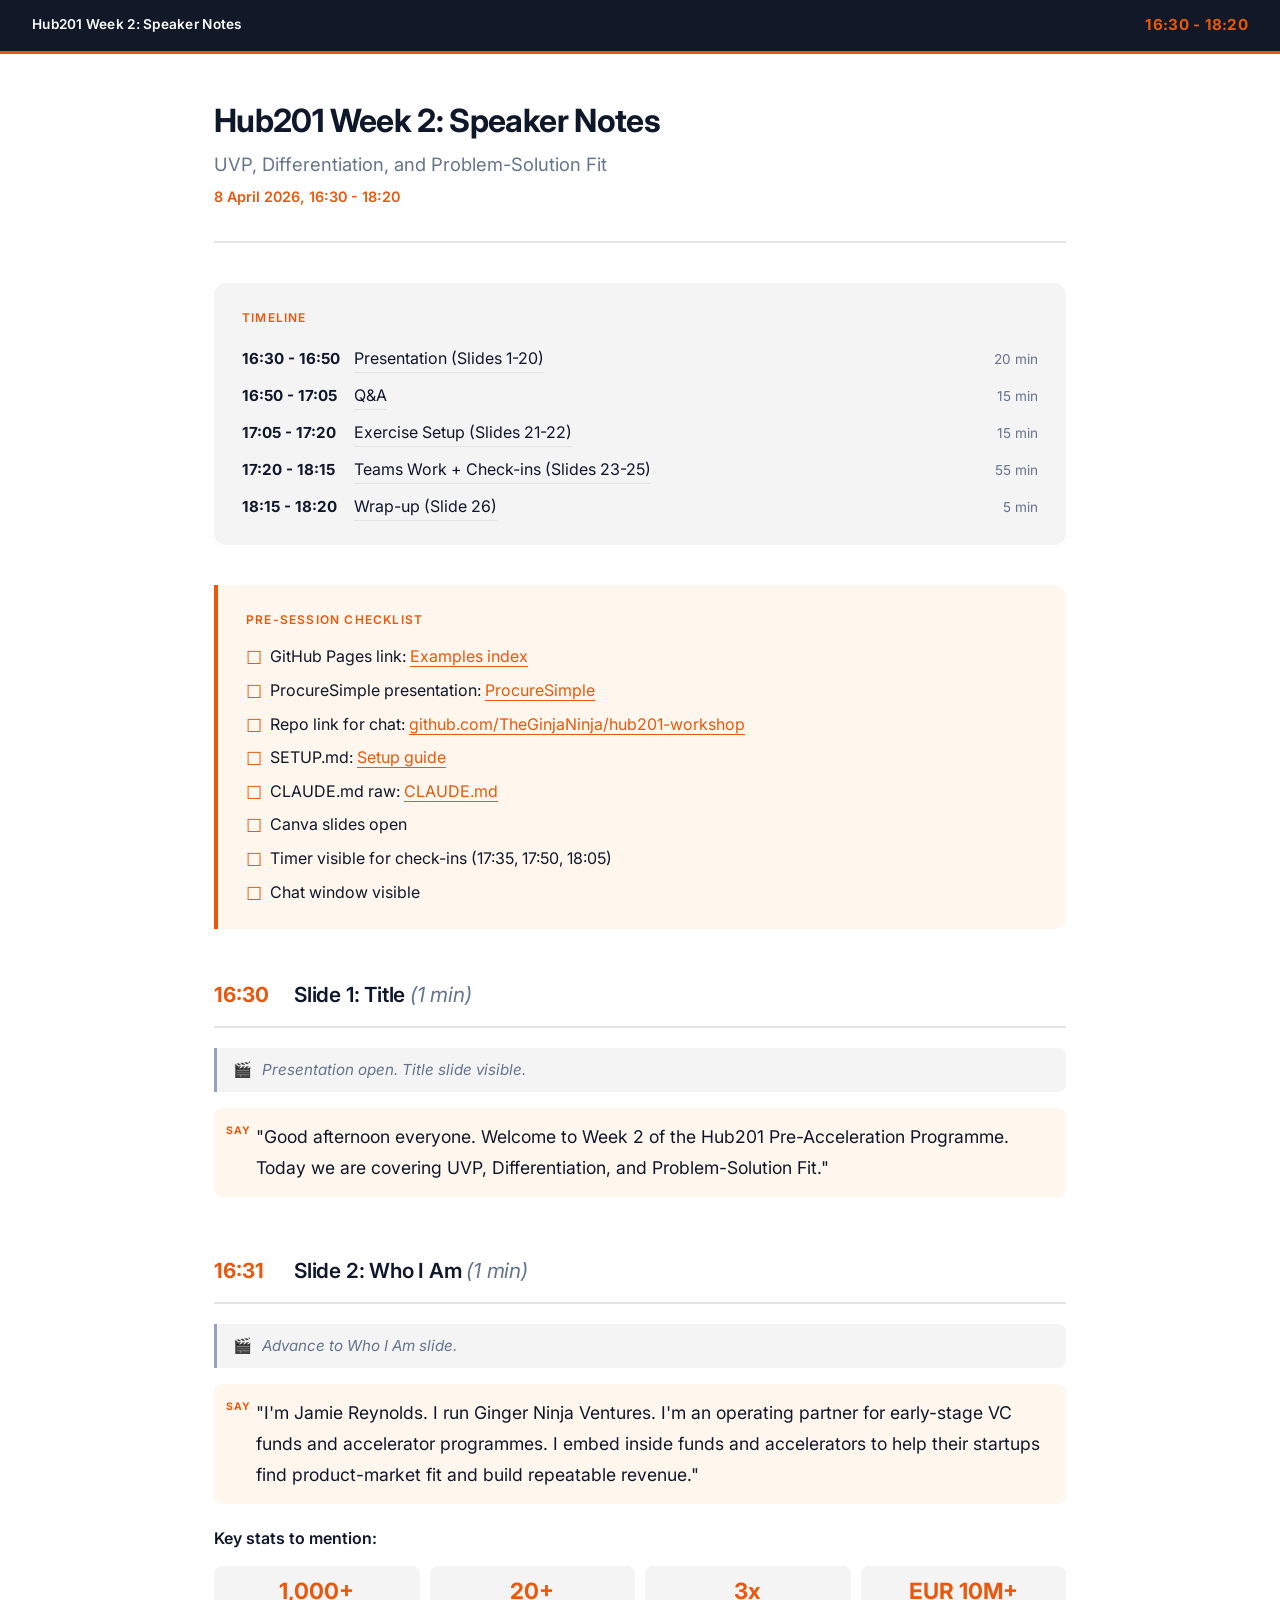
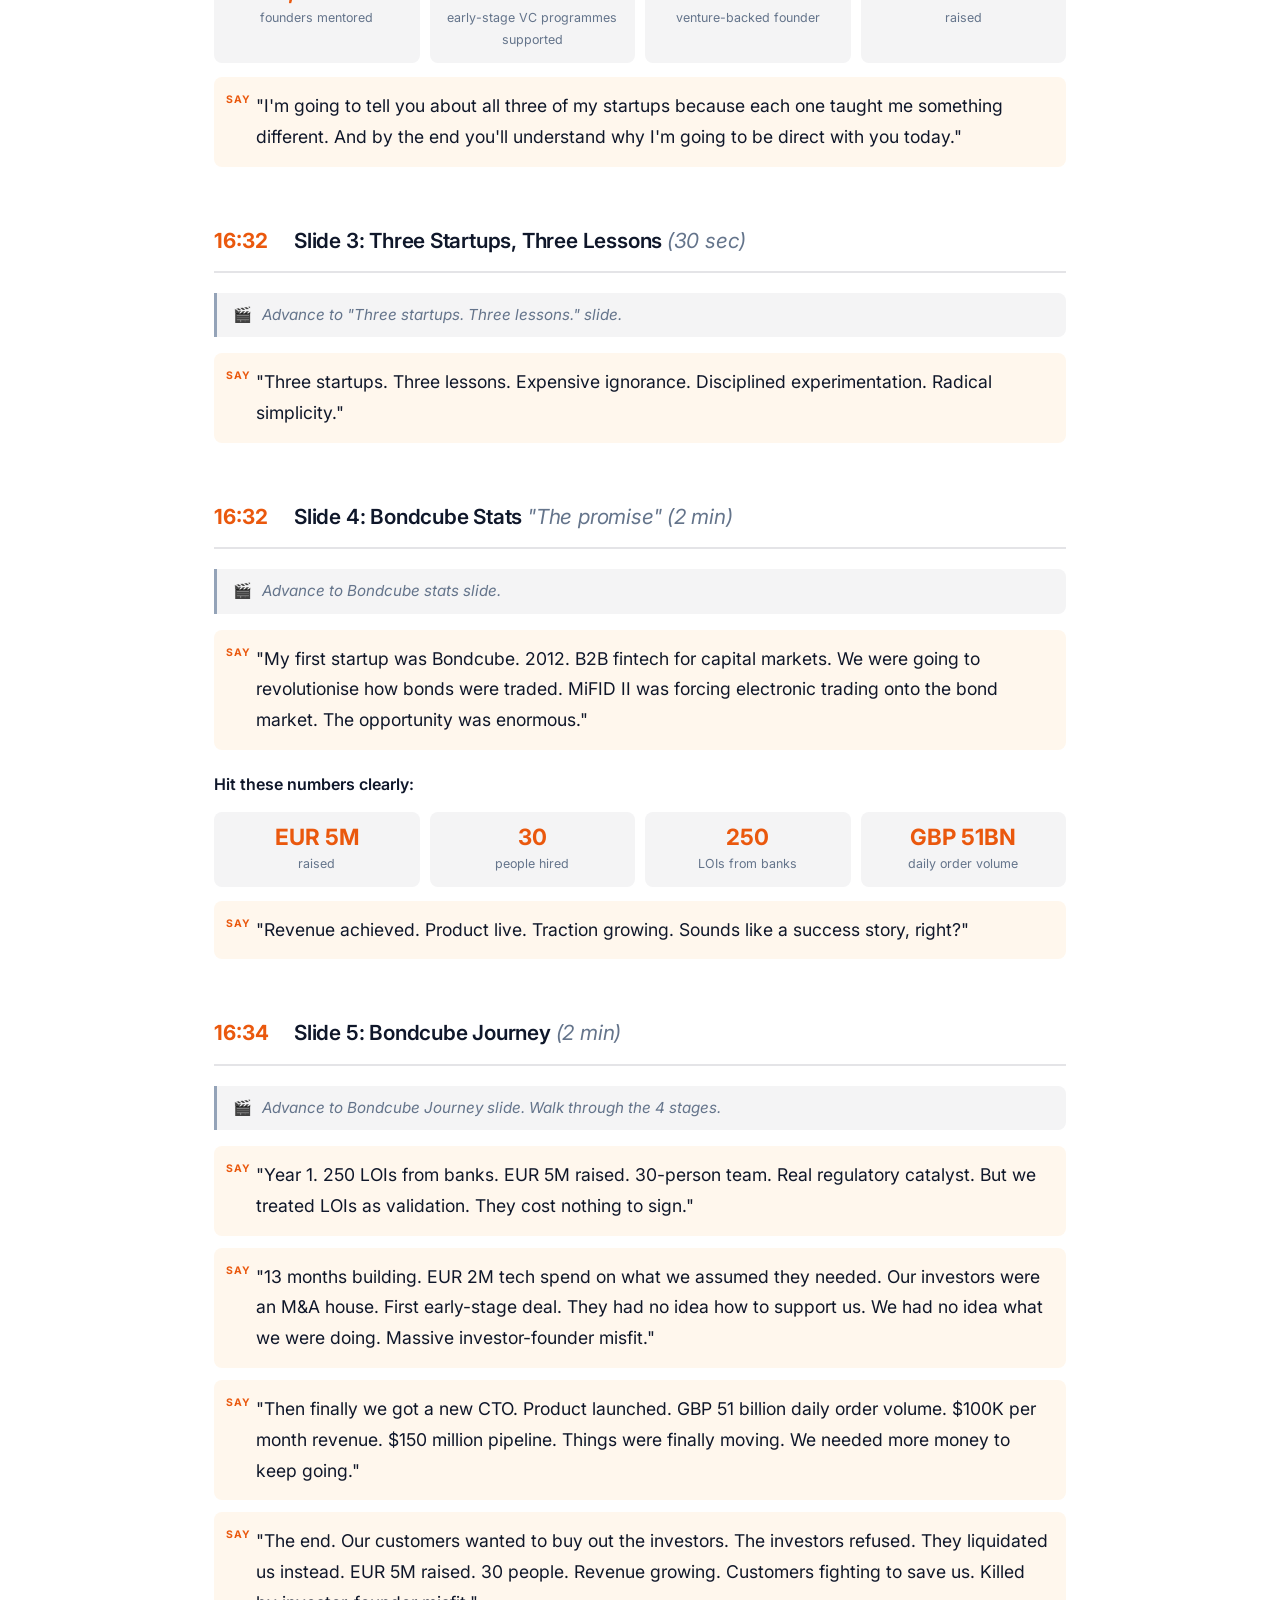
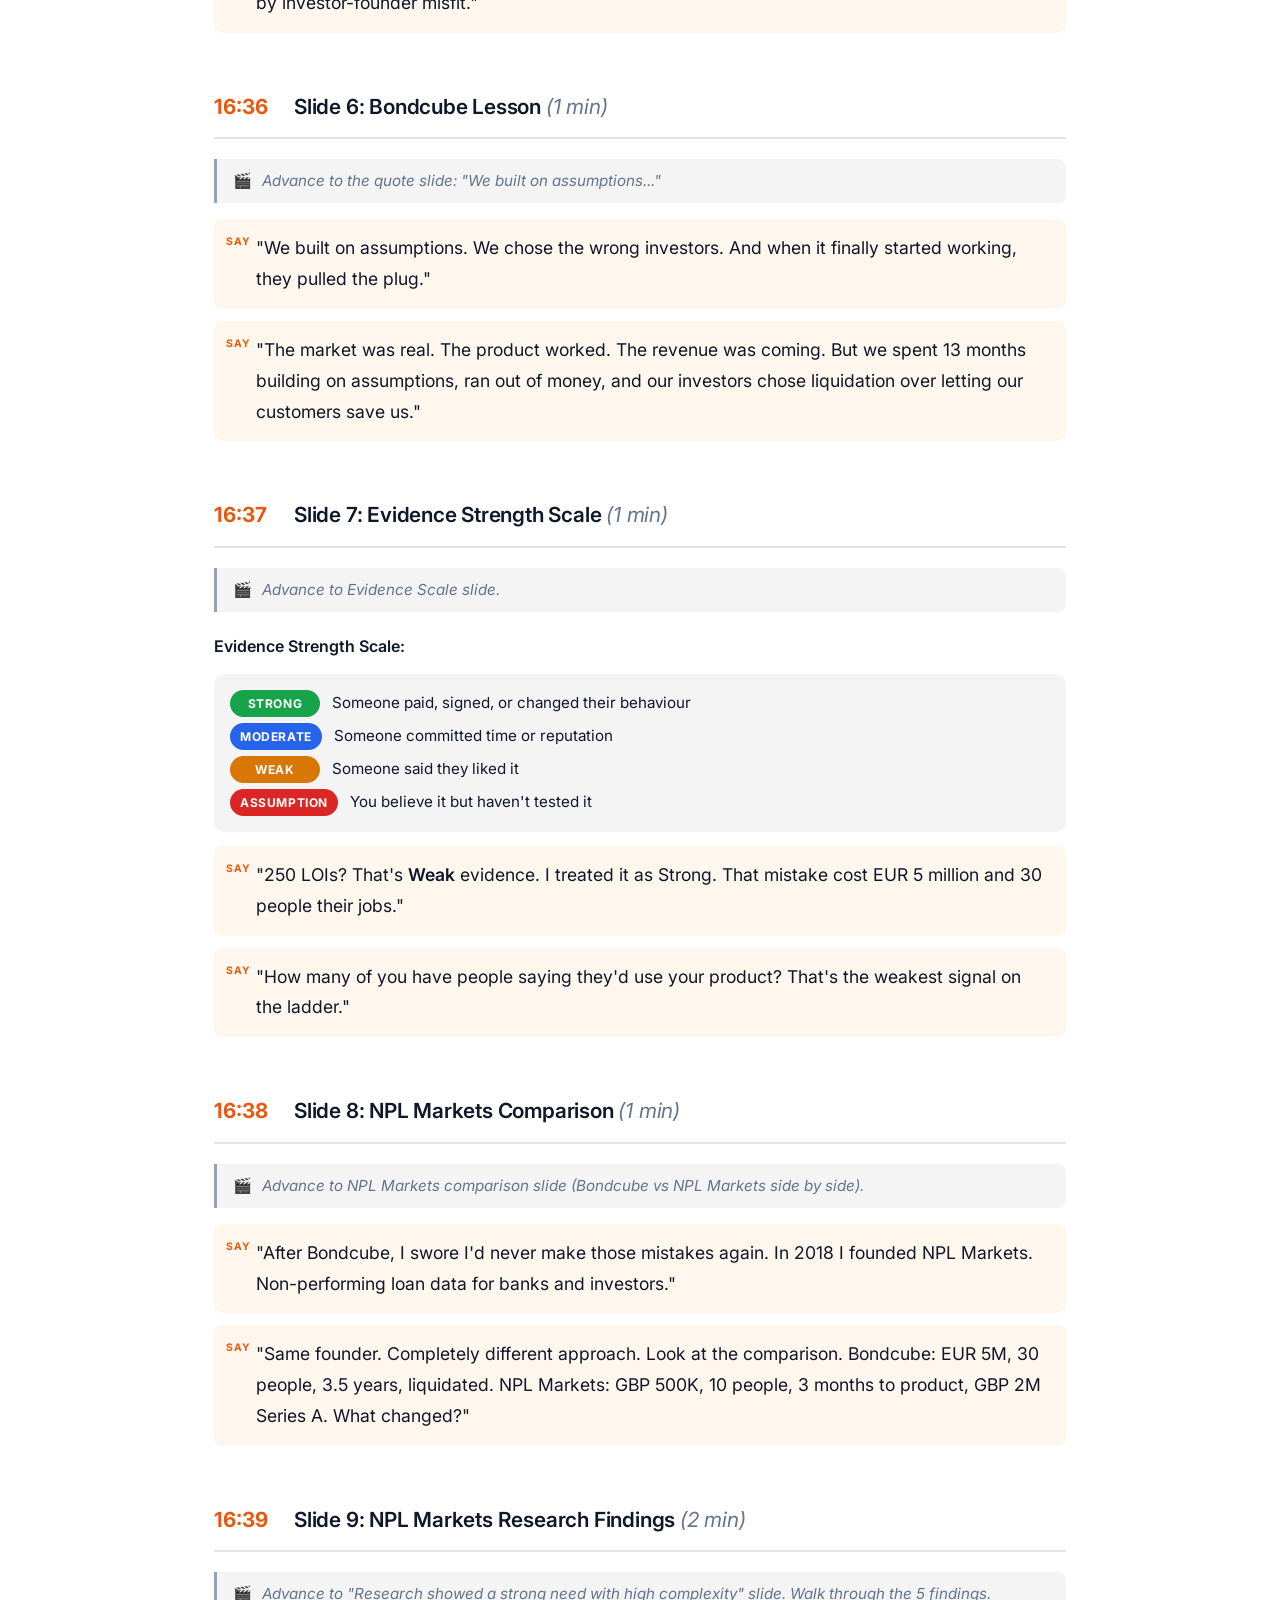
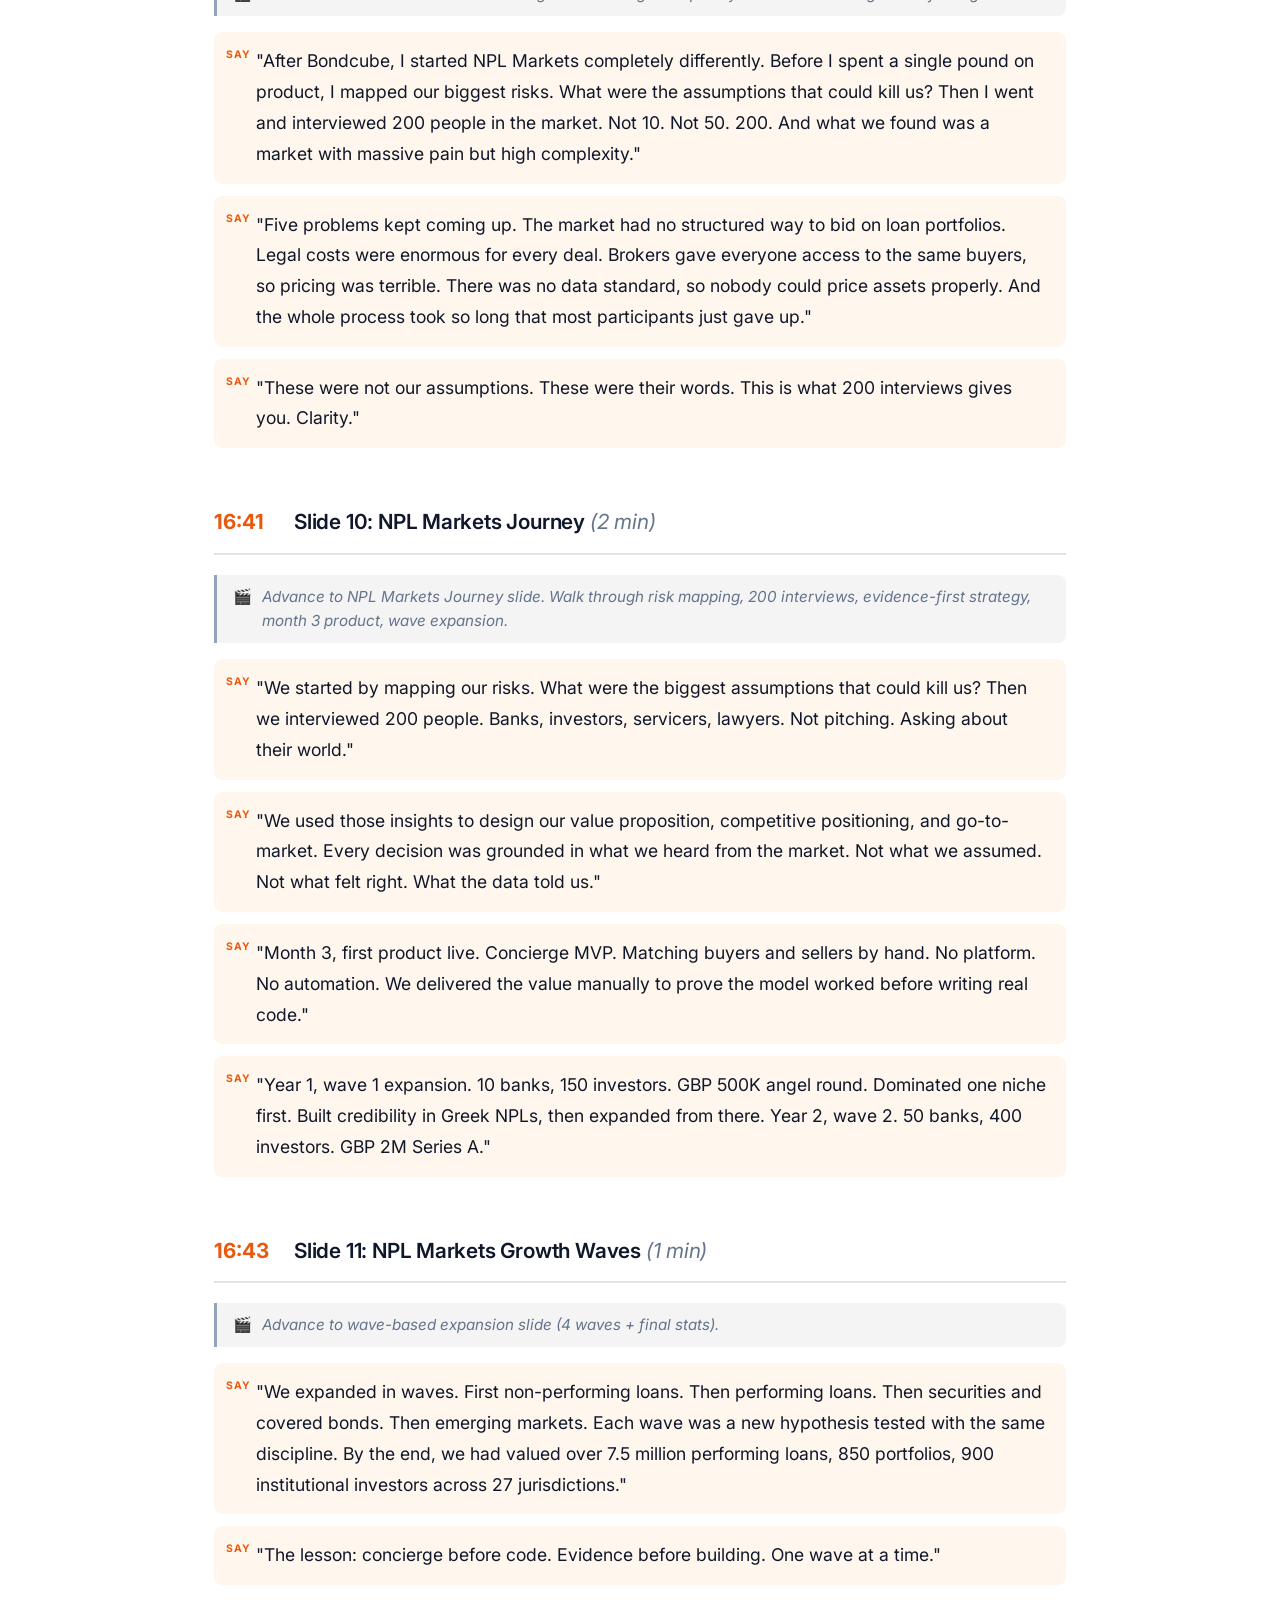
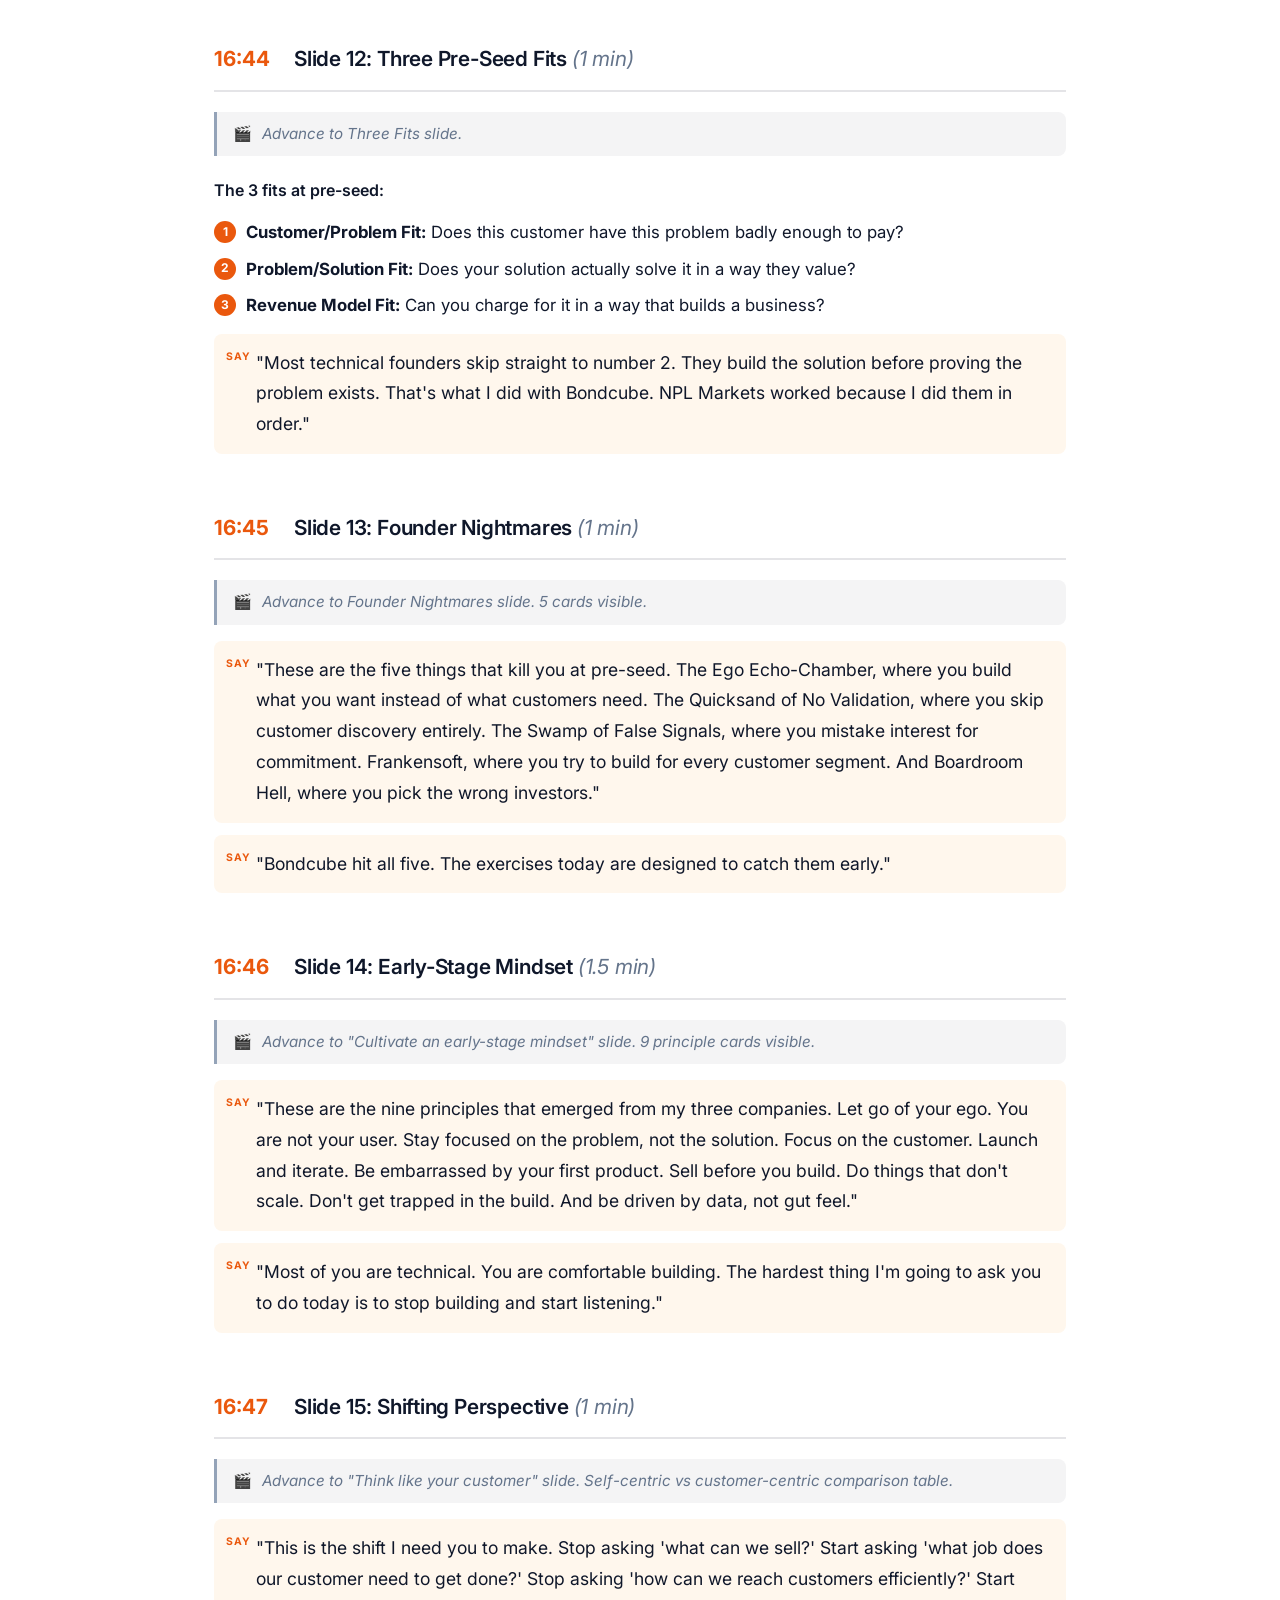
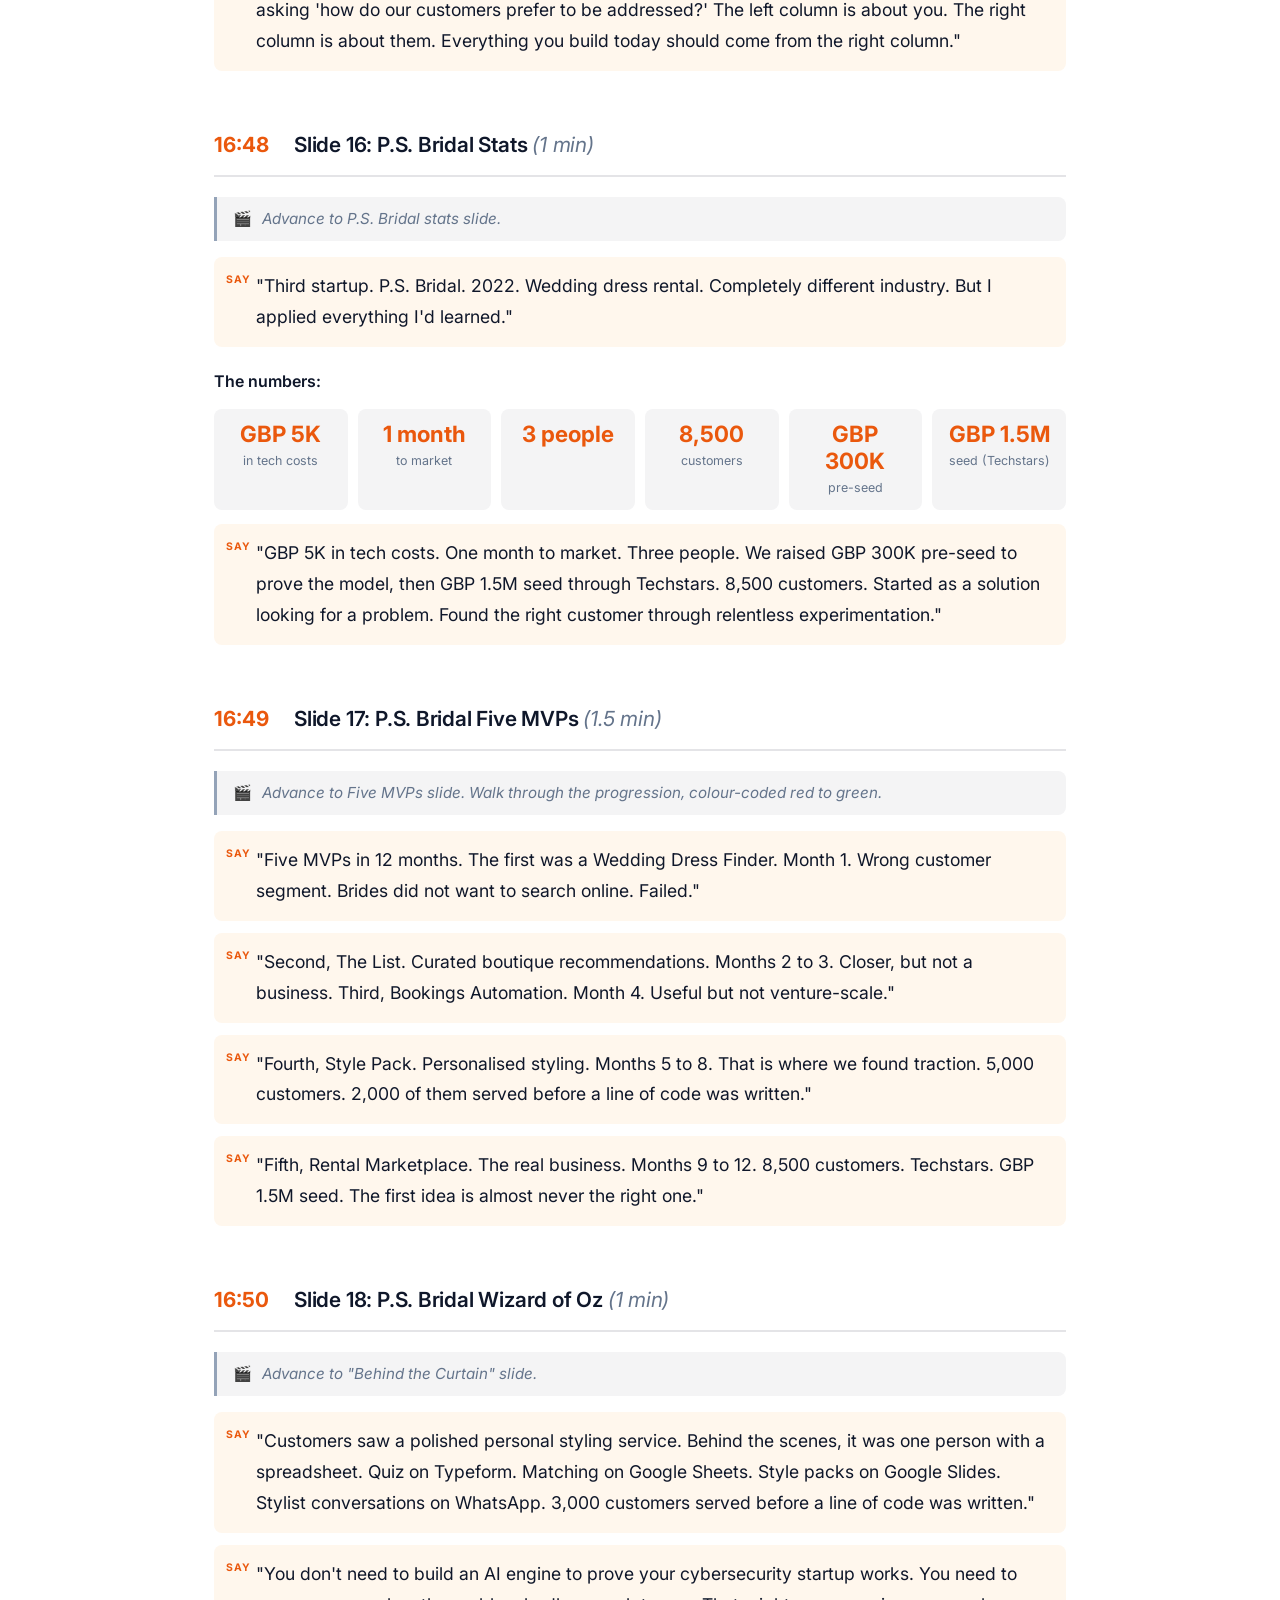
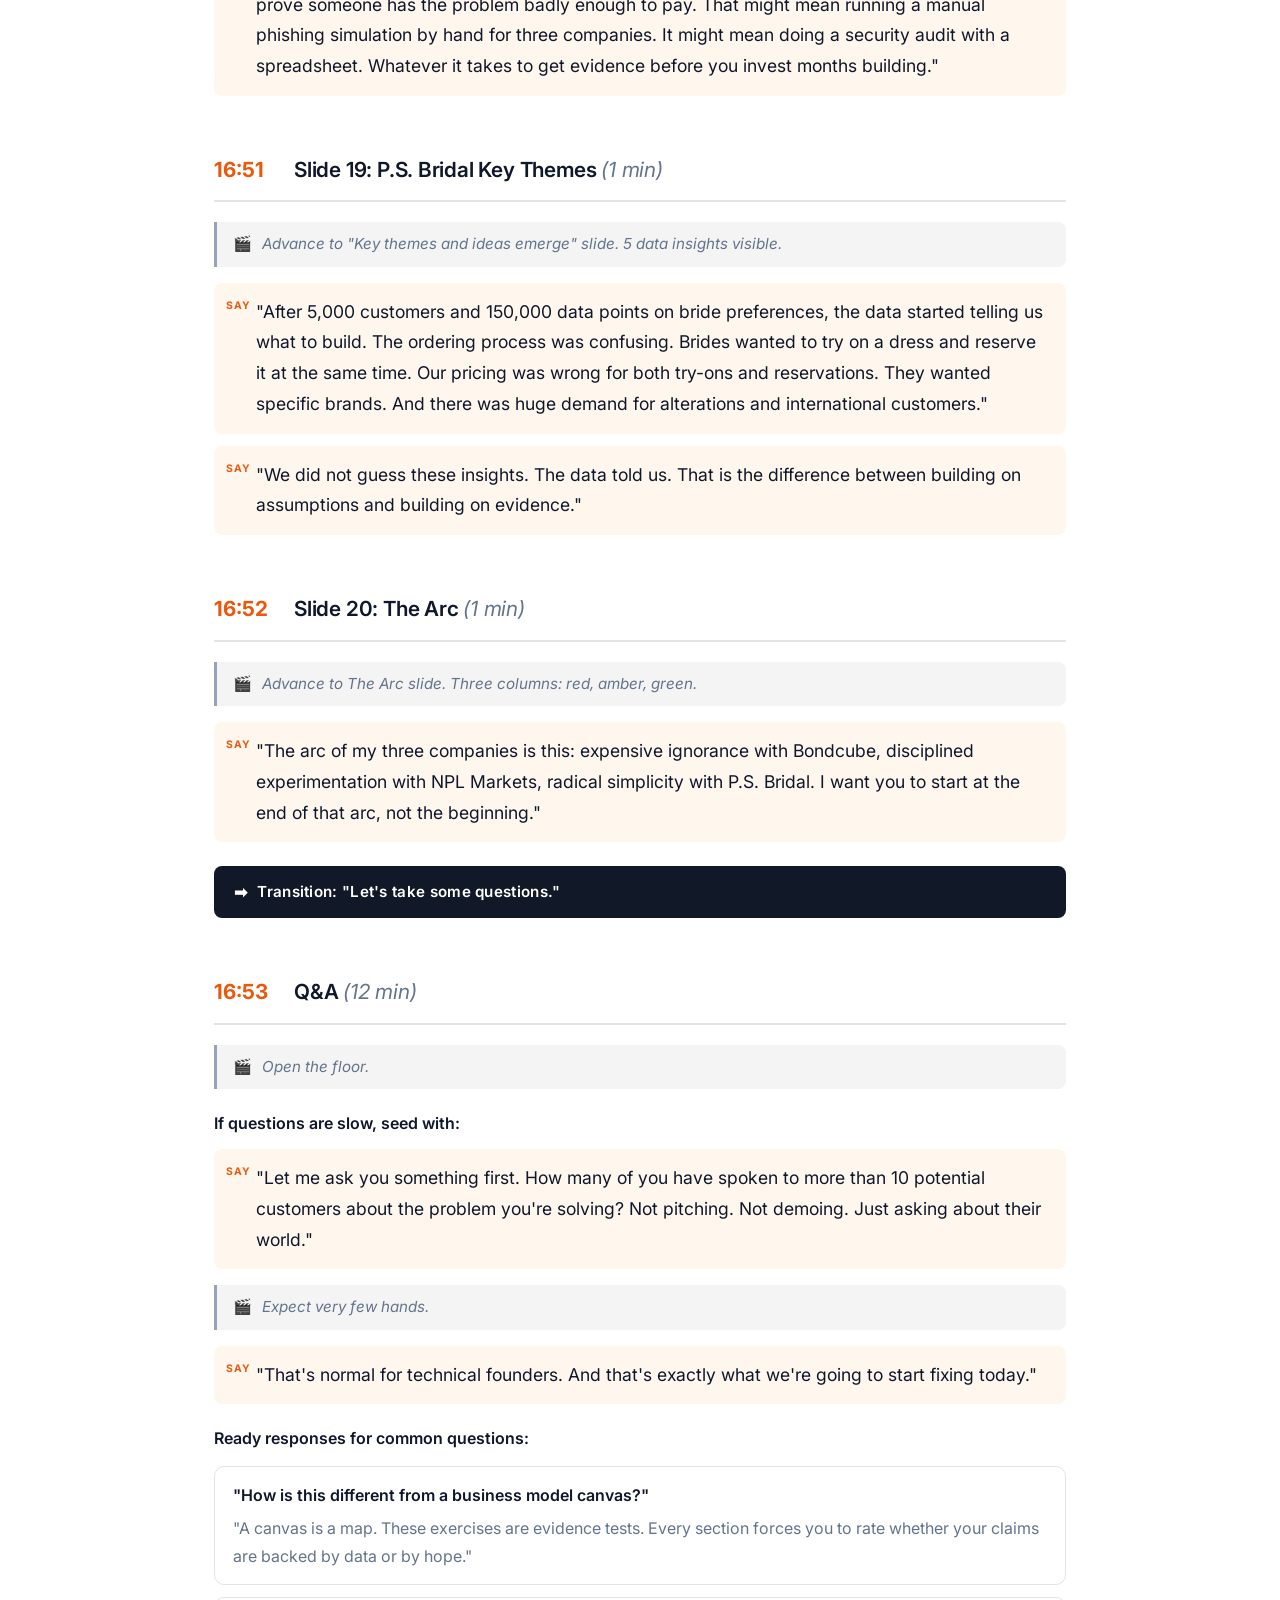
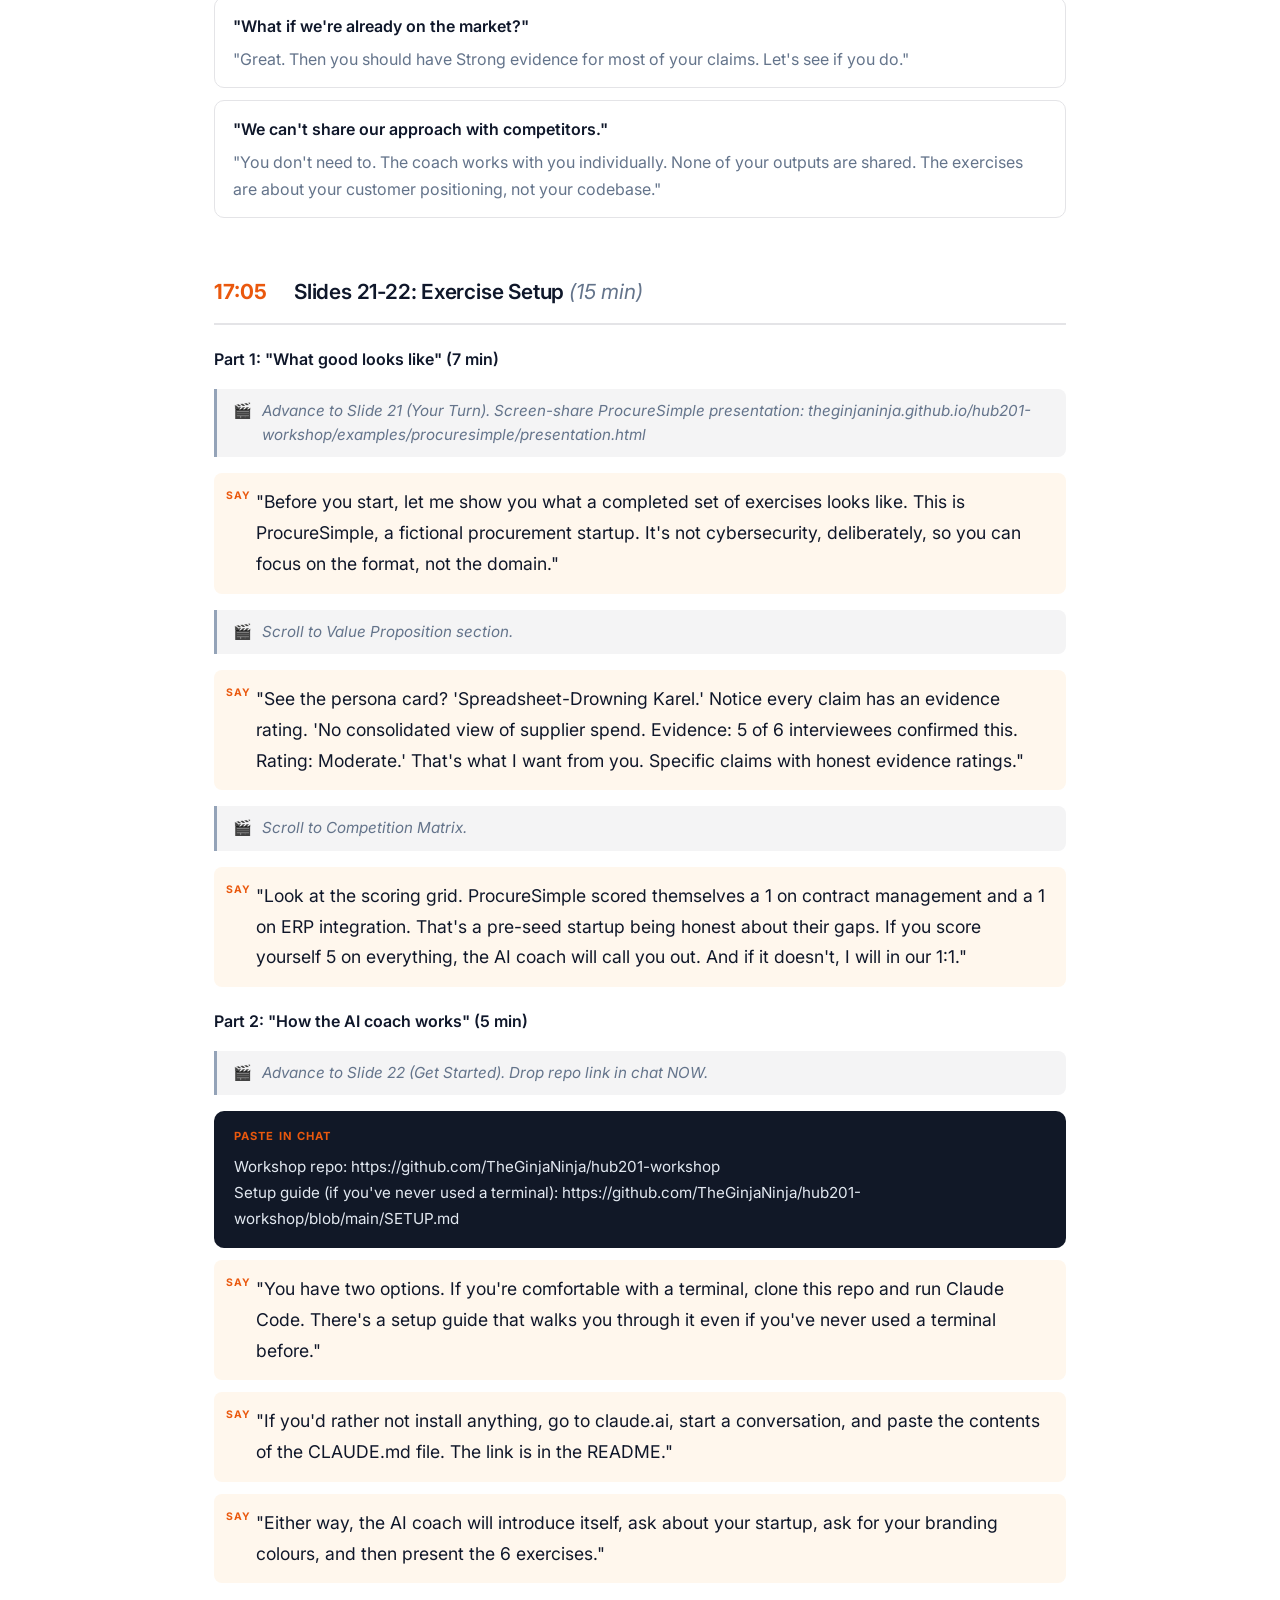
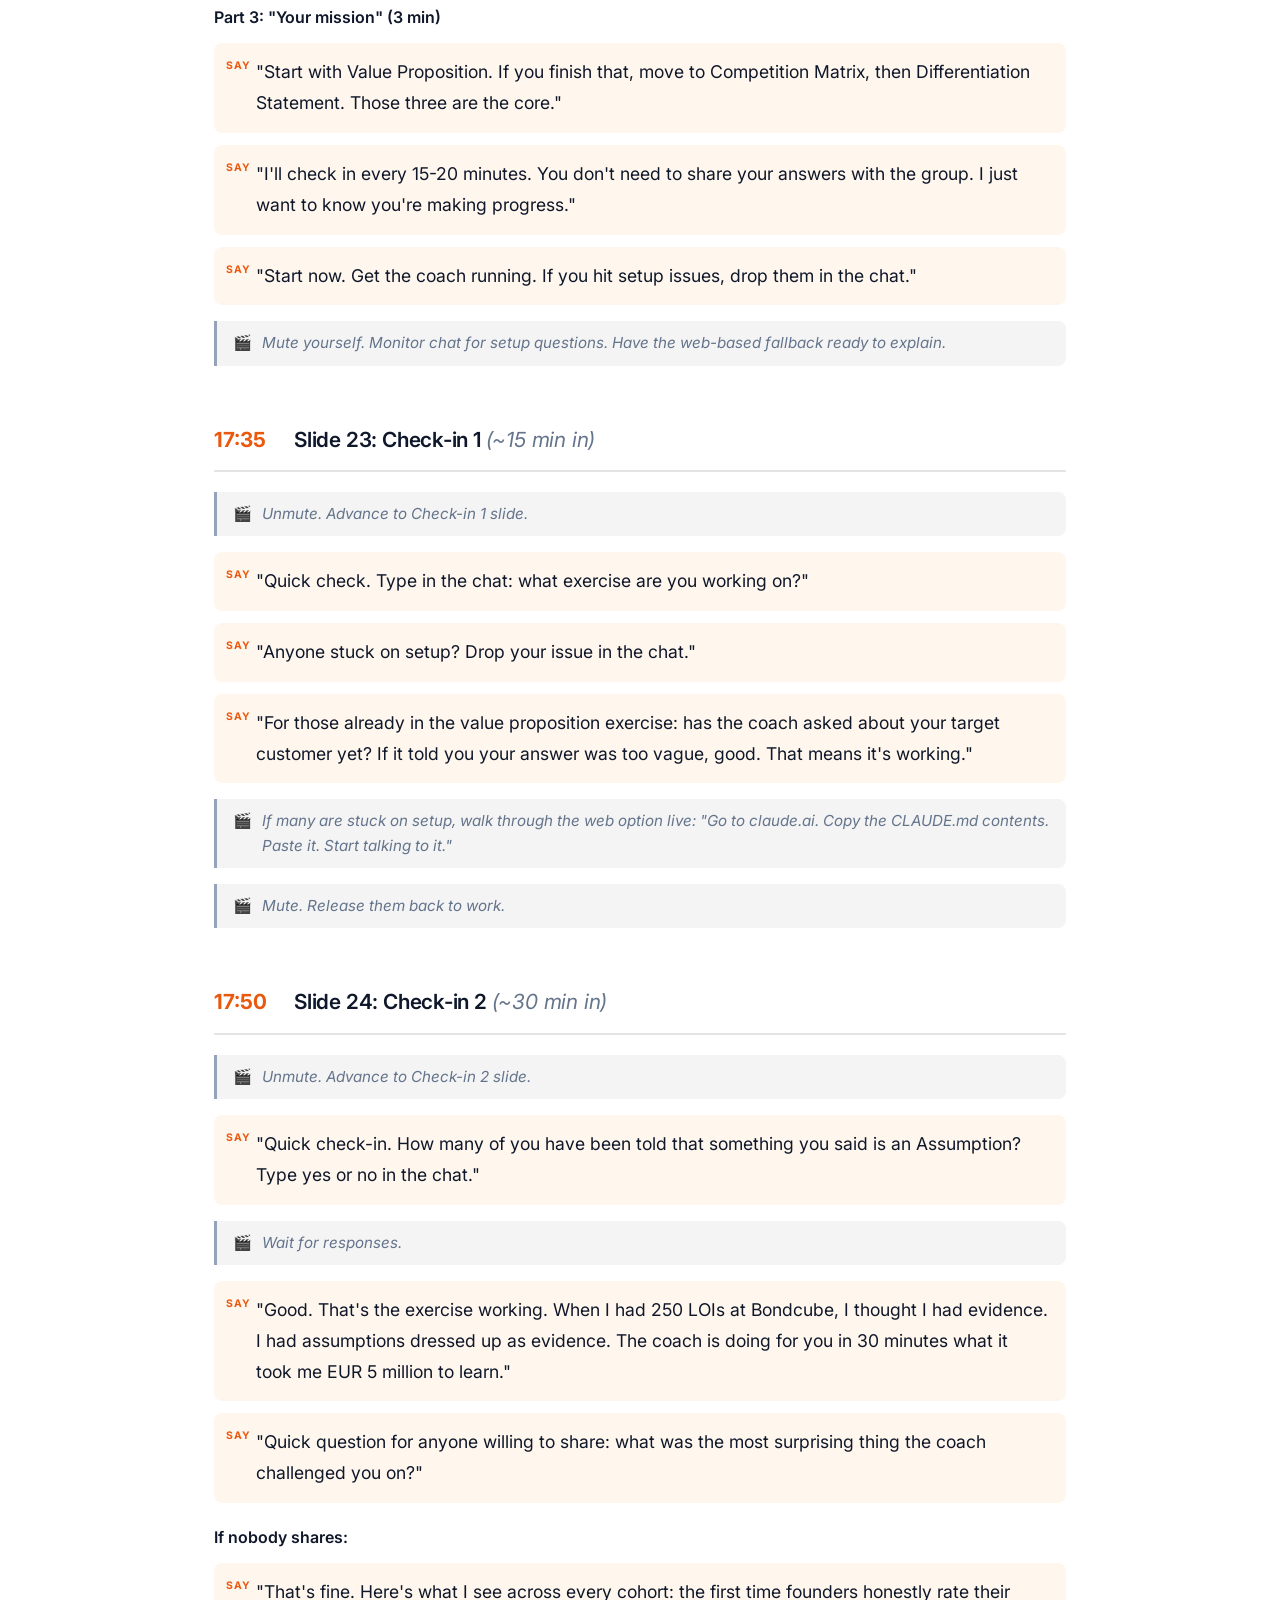
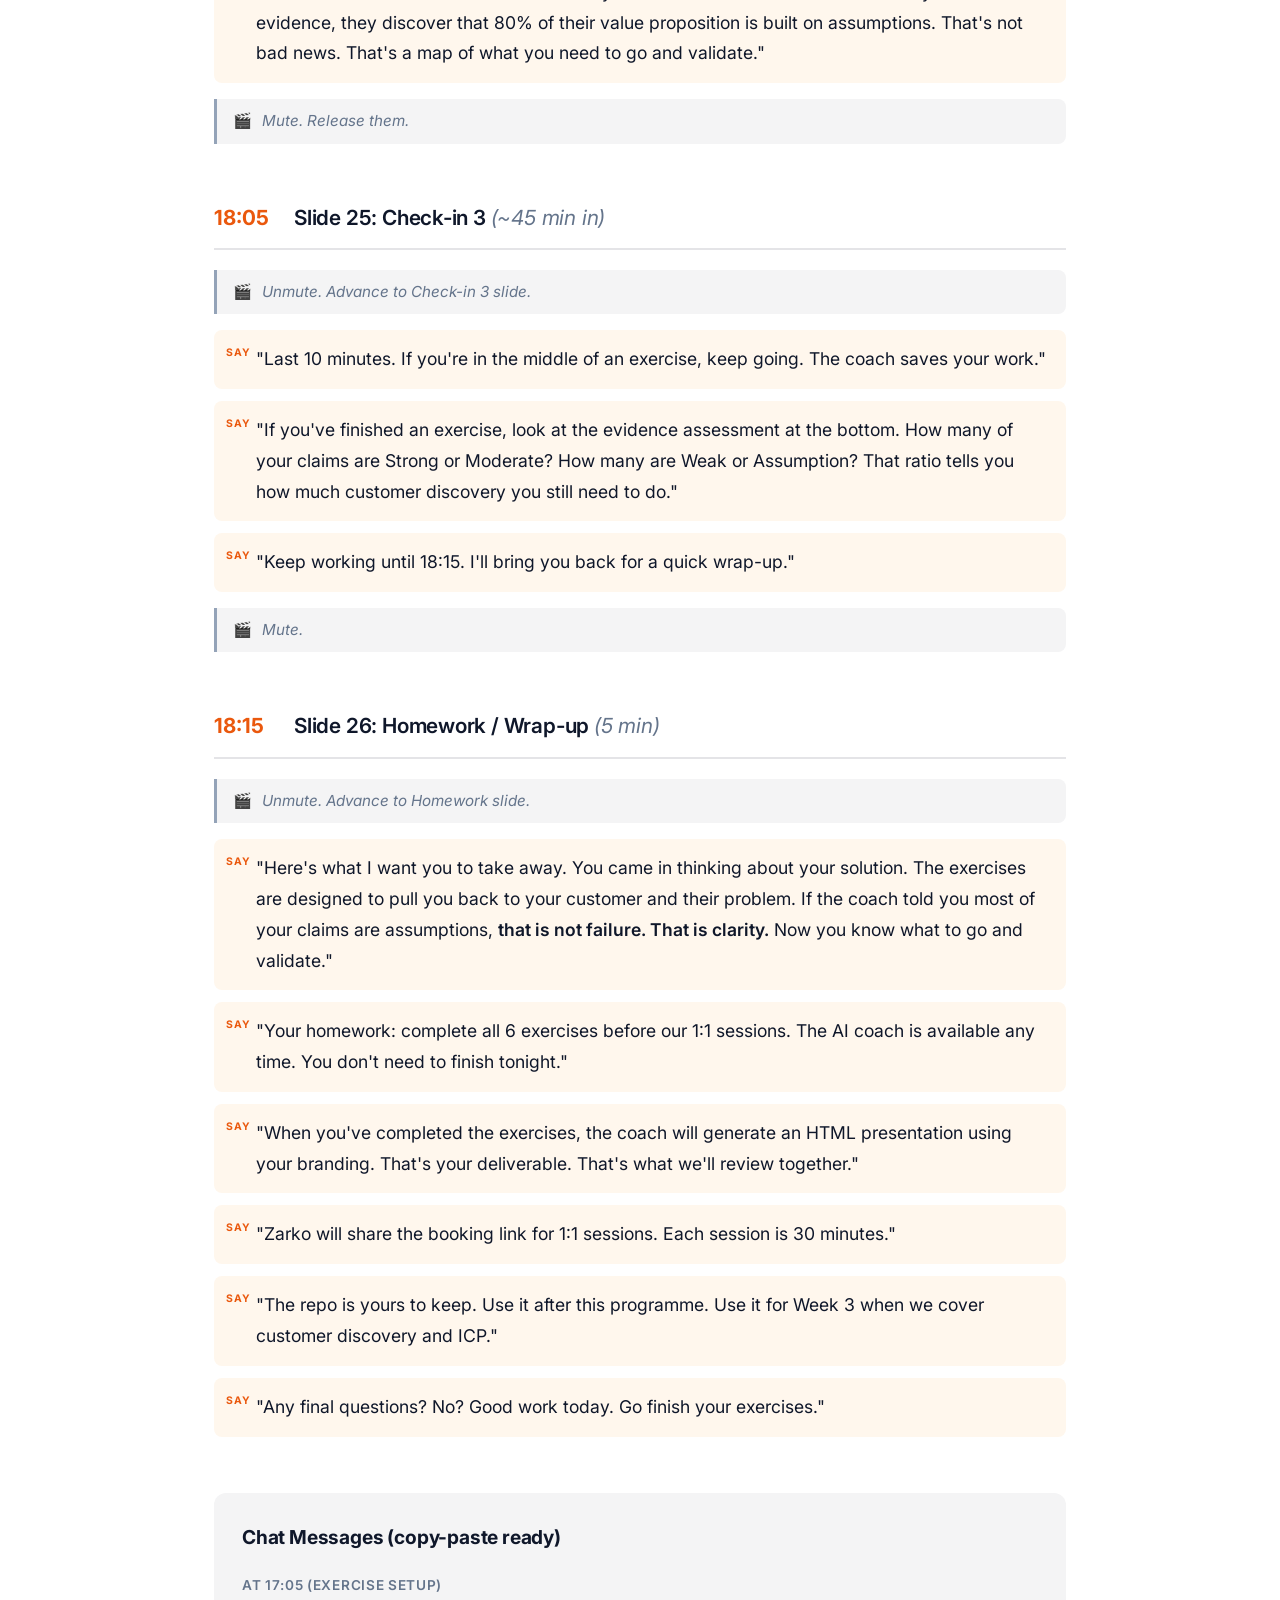
<file: workshop/speaker-notes.html>
<!DOCTYPE html>
<html lang="en">
<head>
<meta charset="UTF-8">
<meta name="viewport" content="width=device-width, initial-scale=1.0">
<title>Hub201 Week 2: Speaker Notes</title>
<link href="https://fonts.googleapis.com/css2?family=Inter:wght@300;400;500;600;700&display=swap" rel="stylesheet">
<style>
  *, *::before, *::after { box-sizing: border-box; margin: 0; padding: 0; }

  :root {
    --primary: #EA580D;
    --primary-hover: #DC4A04;
    --primary-pale: #FFF7ED;
    --bg: #FFFFFF;
    --surface: #F4F4F5;
    --border: #E4E4E7;
    --text: #0F172A;
    --muted: #64748B;
    --placeholder: #94A3B8;
    --dark: #111827;
  }

  html { scroll-behavior: smooth; }

  body {
    font-family: 'Inter', sans-serif;
    background: var(--bg);
    color: var(--text);
    line-height: 1.75;
    font-size: 1.1rem;
    -webkit-font-smoothing: antialiased;
    -moz-osx-font-smoothing: grayscale;
    padding-bottom: 120px;
  }

  /* Sticky header */
  .sticky-header {
    position: sticky;
    top: 0;
    z-index: 100;
    background: var(--dark);
    color: #fff;
    padding: 12px 32px;
    display: flex;
    align-items: center;
    justify-content: space-between;
    font-size: 0.85rem;
    font-weight: 500;
    letter-spacing: 0.02em;
    border-bottom: 3px solid var(--primary);
  }
  .sticky-header .title-part { font-weight: 600; }
  .sticky-header .time-part { color: var(--primary); font-weight: 700; font-size: 0.95rem; }

  /* Container */
  .container {
    max-width: 900px;
    margin: 0 auto;
    padding: 0 24px;
  }

  /* Page header */
  .page-header {
    padding: 48px 0 32px;
    border-bottom: 2px solid var(--border);
    margin-bottom: 40px;
  }
  .page-header h1 {
    font-size: 2rem;
    font-weight: 700;
    letter-spacing: -0.02em;
    line-height: 1.2;
    margin-bottom: 8px;
  }
  .page-header .subtitle {
    font-size: 1.15rem;
    color: var(--muted);
    font-weight: 400;
    margin-bottom: 4px;
  }
  .page-header .date {
    font-size: 0.9rem;
    color: var(--primary);
    font-weight: 600;
  }

  /* Timeline TOC */
  .timeline-toc {
    background: var(--surface);
    border-radius: 12px;
    padding: 24px 28px;
    margin-bottom: 40px;
  }
  .timeline-toc h2 {
    font-size: 0.75rem;
    font-weight: 600;
    text-transform: uppercase;
    letter-spacing: 0.1em;
    color: var(--primary);
    margin-bottom: 16px;
  }
  .timeline-toc ul {
    list-style: none;
    display: flex;
    flex-direction: column;
    gap: 8px;
  }
  .timeline-toc li {
    display: flex;
    align-items: baseline;
    gap: 12px;
  }
  .timeline-toc .toc-time {
    font-weight: 700;
    font-size: 0.95rem;
    color: var(--text);
    min-width: 100px;
    flex-shrink: 0;
  }
  .timeline-toc a {
    color: var(--text);
    text-decoration: none;
    font-size: 1rem;
    font-weight: 400;
    border-bottom: 1px solid var(--border);
    transition: color 0.15s, border-color 0.15s;
  }
  .timeline-toc a:hover {
    color: var(--primary);
    border-color: var(--primary);
  }
  .timeline-toc .toc-dur {
    color: var(--muted);
    font-size: 0.85rem;
    font-weight: 400;
    margin-left: auto;
    flex-shrink: 0;
  }

  /* Checklist */
  .checklist {
    background: var(--primary-pale);
    border-left: 4px solid var(--primary);
    border-radius: 0 12px 12px 0;
    padding: 24px 28px;
    margin-bottom: 48px;
  }
  .checklist h2 {
    font-size: 0.75rem;
    font-weight: 600;
    text-transform: uppercase;
    letter-spacing: 0.1em;
    color: var(--primary);
    margin-bottom: 14px;
  }
  .checklist ul {
    list-style: none;
    display: flex;
    flex-direction: column;
    gap: 8px;
  }
  .checklist li {
    font-size: 1rem;
    line-height: 1.6;
    padding-left: 24px;
    position: relative;
  }
  .checklist li::before {
    content: '\2610';
    position: absolute;
    left: 0;
    color: var(--primary);
    font-size: 1.1rem;
  }
  .checklist a {
    color: var(--primary);
    text-decoration: none;
    border-bottom: 1px solid var(--primary);
    word-break: break-all;
  }
  .checklist a:hover { opacity: 0.8; }

  /* Section blocks */
  .section {
    margin-bottom: 56px;
    scroll-margin-top: 60px;
  }

  .section-header {
    display: flex;
    align-items: baseline;
    gap: 16px;
    margin-bottom: 20px;
    padding-bottom: 12px;
    border-bottom: 2px solid var(--border);
  }
  .section-time {
    font-size: 1.3rem;
    font-weight: 700;
    color: var(--primary);
    flex-shrink: 0;
    min-width: 64px;
  }
  .section-title {
    font-size: 1.3rem;
    font-weight: 600;
    letter-spacing: -0.01em;
    line-height: 1.3;
  }
  .section-theme {
    font-weight: 400;
    color: var(--muted);
    font-style: italic;
  }

  /* Stage directions */
  .stage {
    display: flex;
    align-items: flex-start;
    gap: 10px;
    background: var(--surface);
    border-left: 3px solid var(--placeholder);
    border-radius: 0 8px 8px 0;
    padding: 10px 16px;
    margin: 16px 0;
    font-size: 0.95rem;
    color: var(--muted);
    font-style: italic;
    line-height: 1.6;
  }
  .stage::before {
    content: '\1F3AC';
    font-style: normal;
    flex-shrink: 0;
  }

  /* Say blocks */
  .say {
    background: var(--primary-pale);
    border-radius: 8px;
    padding: 14px 18px;
    margin: 12px 0;
    font-size: 1.1rem;
    line-height: 1.75;
    position: relative;
    padding-left: 42px;
  }
  .say::before {
    content: 'SAY';
    position: absolute;
    left: 12px;
    top: 14px;
    font-size: 0.65rem;
    font-weight: 700;
    color: var(--primary);
    letter-spacing: 0.08em;
  }
  .say strong { font-weight: 600; }

  /* Bullet lists inside sections */
  .notes-list {
    list-style: none;
    margin: 12px 0;
    display: flex;
    flex-direction: column;
    gap: 6px;
  }
  .notes-list li {
    padding-left: 20px;
    position: relative;
    font-size: 1.05rem;
    line-height: 1.7;
  }
  .notes-list li::before {
    content: '\2022';
    position: absolute;
    left: 0;
    color: var(--primary);
    font-weight: 700;
  }

  /* Transition cue */
  .transition {
    background: var(--dark);
    color: #fff;
    border-radius: 8px;
    padding: 12px 20px;
    margin: 24px 0;
    font-size: 0.95rem;
    font-weight: 600;
    letter-spacing: 0.02em;
    display: flex;
    align-items: center;
    gap: 10px;
  }
  .transition::before {
    content: '\27A1';
    font-size: 1rem;
  }

  /* Numbers / stats block */
  .stats-block {
    display: grid;
    grid-template-columns: repeat(auto-fit, minmax(130px, 1fr));
    gap: 10px;
    margin: 14px 0;
  }
  .stat-item {
    background: var(--surface);
    border-radius: 8px;
    padding: 12px 14px;
    text-align: center;
  }
  .stat-item .val {
    font-size: 1.4rem;
    font-weight: 700;
    color: var(--primary);
    line-height: 1.2;
  }
  .stat-item .label {
    font-size: 0.78rem;
    color: var(--muted);
    margin-top: 2px;
  }

  /* Evidence scale */
  .evidence-scale {
    display: flex;
    flex-direction: column;
    gap: 6px;
    margin: 14px 0;
    padding: 16px;
    background: var(--surface);
    border-radius: 10px;
  }
  .evidence-row {
    display: flex;
    align-items: center;
    gap: 12px;
  }
  .evidence-badge {
    font-size: 0.75rem;
    font-weight: 700;
    text-transform: uppercase;
    letter-spacing: 0.05em;
    padding: 3px 10px;
    border-radius: 999px;
    min-width: 90px;
    text-align: center;
    color: #fff;
  }
  .evidence-badge.strong { background: #16a34a; }
  .evidence-badge.moderate { background: #2563eb; }
  .evidence-badge.weak { background: #d97706; }
  .evidence-badge.assumption { background: #dc2626; }
  .evidence-desc {
    font-size: 0.95rem;
    color: var(--text);
  }

  /* Fits list */
  .fits-list {
    list-style: none;
    margin: 14px 0;
    display: flex;
    flex-direction: column;
    gap: 8px;
    counter-reset: fit;
  }
  .fits-list li {
    counter-increment: fit;
    padding-left: 32px;
    position: relative;
    font-size: 1.05rem;
    line-height: 1.7;
  }
  .fits-list li::before {
    content: counter(fit);
    position: absolute;
    left: 0;
    width: 22px;
    height: 22px;
    background: var(--primary);
    color: #fff;
    border-radius: 50%;
    font-size: 0.75rem;
    font-weight: 700;
    display: flex;
    align-items: center;
    justify-content: center;
    top: 3px;
  }

  /* Q&A ready responses */
  .qa-block {
    margin: 14px 0;
    display: flex;
    flex-direction: column;
    gap: 12px;
  }
  .qa-item {
    border: 1px solid var(--border);
    border-radius: 10px;
    padding: 14px 18px;
    background: var(--bg);
  }
  .qa-item .q {
    font-weight: 600;
    font-size: 1rem;
    margin-bottom: 6px;
    color: var(--text);
  }
  .qa-item .a {
    font-size: 1rem;
    color: var(--muted);
    line-height: 1.7;
  }

  /* Sub-headings within sections */
  .sub-heading {
    font-size: 1rem;
    font-weight: 600;
    color: var(--text);
    margin: 20px 0 8px;
  }

  /* Chat message copy block */
  .chat-copy {
    background: var(--dark);
    color: #e2e8f0;
    border-radius: 10px;
    padding: 16px 20px;
    margin: 10px 0;
    font-size: 0.95rem;
    line-height: 1.7;
    white-space: pre-wrap;
    word-break: break-word;
    position: relative;
  }
  .chat-copy .chat-label {
    display: block;
    font-size: 0.7rem;
    font-weight: 700;
    text-transform: uppercase;
    letter-spacing: 0.1em;
    color: var(--primary);
    margin-bottom: 8px;
  }

  /* Chat messages final section */
  .chat-section {
    background: var(--surface);
    border-radius: 12px;
    padding: 28px;
    margin-top: 56px;
  }
  .chat-section h2 {
    font-size: 1.2rem;
    font-weight: 700;
    margin-bottom: 20px;
    letter-spacing: -0.01em;
  }
  .chat-section h3 {
    font-size: 0.85rem;
    font-weight: 600;
    color: var(--muted);
    margin: 20px 0 8px;
    text-transform: uppercase;
    letter-spacing: 0.05em;
  }
  .chat-section h3:first-of-type { margin-top: 0; }

  @media print {
    .sticky-header { position: static; }
    .section { page-break-inside: avoid; }
    body { font-size: 10pt; }
  }
</style>
</head>
<body>

<div class="sticky-header">
  <span class="title-part">Hub201 Week 2: Speaker Notes</span>
  <span class="time-part">16:30 - 18:20</span>
</div>

<div class="container">

  <!-- PAGE HEADER -->
  <div class="page-header">
    <h1>Hub201 Week 2: Speaker Notes</h1>
    <div class="subtitle">UVP, Differentiation, and Problem-Solution Fit</div>
    <div class="date">8 April 2026, 16:30 - 18:20</div>
  </div>

  <!-- TIMELINE TOC -->
  <div class="timeline-toc">
    <h2>Timeline</h2>
    <ul>
      <li>
        <span class="toc-time">16:30 - 16:50</span>
        <a href="#s-presentation">Presentation (Slides 1-20)</a>
        <span class="toc-dur">20 min</span>
      </li>
      <li>
        <span class="toc-time">16:50 - 17:05</span>
        <a href="#s-qa">Q&amp;A</a>
        <span class="toc-dur">15 min</span>
      </li>
      <li>
        <span class="toc-time">17:05 - 17:20</span>
        <a href="#s-setup">Exercise Setup (Slides 21-22)</a>
        <span class="toc-dur">15 min</span>
      </li>
      <li>
        <span class="toc-time">17:20 - 18:15</span>
        <a href="#s-teams">Teams Work + Check-ins (Slides 23-25)</a>
        <span class="toc-dur">55 min</span>
      </li>
      <li>
        <span class="toc-time">18:15 - 18:20</span>
        <a href="#s-wrap">Wrap-up (Slide 26)</a>
        <span class="toc-dur">5 min</span>
      </li>
    </ul>
  </div>

  <!-- PRE-SESSION CHECKLIST -->
  <div class="checklist">
    <h2>Pre-Session Checklist</h2>
    <ul>
      <li>GitHub Pages link: <a href="https://theginjaninja.github.io/hub201-workshop/examples/index.html">Examples index</a></li>
      <li>ProcureSimple presentation: <a href="https://theginjaninja.github.io/hub201-workshop/examples/procuresimple/presentation.html">ProcureSimple</a></li>
      <li>Repo link for chat: <a href="https://github.com/TheGinjaNinja/hub201-workshop">github.com/TheGinjaNinja/hub201-workshop</a></li>
      <li>SETUP.md: <a href="https://github.com/TheGinjaNinja/hub201-workshop/blob/main/SETUP.md">Setup guide</a></li>
      <li>CLAUDE.md raw: <a href="https://github.com/TheGinjaNinja/hub201-workshop/blob/main/CLAUDE.md">CLAUDE.md</a></li>
      <li>Canva slides open</li>
      <li>Timer visible for check-ins (17:35, 17:50, 18:05)</li>
      <li>Chat window visible</li>
    </ul>
  </div>

  <!-- =============================== -->
  <!-- SLIDE 1: TITLE -->
  <!-- =============================== -->
  <div class="section" id="s-presentation">
    <div class="section-header">
      <span class="section-time">16:30</span>
      <span class="section-title">Slide 1: Title <span class="section-theme">(1 min)</span></span>
    </div>

    <div class="stage">Presentation open. Title slide visible.</div>

    <div class="say">"Good afternoon everyone. Welcome to Week 2 of the Hub201 Pre-Acceleration Programme. Today we are covering UVP, Differentiation, and Problem-Solution Fit."</div>
  </div>

  <!-- =============================== -->
  <!-- SLIDE 2: WHO I AM -->
  <!-- =============================== -->
  <div class="section">
    <div class="section-header">
      <span class="section-time">16:31</span>
      <span class="section-title">Slide 2: Who I Am <span class="section-theme">(1 min)</span></span>
    </div>

    <div class="stage">Advance to Who I Am slide.</div>

    <div class="say">"I'm Jamie Reynolds. I run Ginger Ninja Ventures. I'm an operating partner for early-stage VC funds and accelerator programmes. I embed inside funds and accelerators to help their startups find product-market fit and build repeatable revenue."</div>

    <p class="sub-heading">Key stats to mention:</p>
    <div class="stats-block">
      <div class="stat-item"><div class="val">1,000+</div><div class="label">founders mentored</div></div>
      <div class="stat-item"><div class="val">20+</div><div class="label">early-stage VC programmes supported</div></div>
      <div class="stat-item"><div class="val">3x</div><div class="label">venture-backed founder</div></div>
      <div class="stat-item"><div class="val">EUR 10M+</div><div class="label">raised</div></div>
    </div>

    <div class="say">"I'm going to tell you about all three of my startups because each one taught me something different. And by the end you'll understand why I'm going to be direct with you today."</div>
  </div>

  <!-- =============================== -->
  <!-- SLIDE 3: THREE VENTURES INTRO -->
  <!-- =============================== -->
  <div class="section">
    <div class="section-header">
      <span class="section-time">16:32</span>
      <span class="section-title">Slide 3: Three Startups, Three Lessons <span class="section-theme">(30 sec)</span></span>
    </div>

    <div class="stage">Advance to "Three startups. Three lessons." slide.</div>

    <div class="say">"Three startups. Three lessons. Expensive ignorance. Disciplined experimentation. Radical simplicity."</div>
  </div>

  <!-- =============================== -->
  <!-- SLIDE 4: BONDCUBE - THE PROMISE -->
  <!-- =============================== -->
  <div class="section" id="s-bondcube">
    <div class="section-header">
      <span class="section-time">16:32</span>
      <span class="section-title">Slide 4: Bondcube Stats <span class="section-theme">"The promise" (2 min)</span></span>
    </div>

    <div class="stage">Advance to Bondcube stats slide.</div>

    <div class="say">"My first startup was Bondcube. 2012. B2B fintech for capital markets. We were going to revolutionise how bonds were traded. MiFID II was forcing electronic trading onto the bond market. The opportunity was enormous."</div>

    <p class="sub-heading">Hit these numbers clearly:</p>
    <div class="stats-block">
      <div class="stat-item"><div class="val">EUR 5M</div><div class="label">raised</div></div>
      <div class="stat-item"><div class="val">30</div><div class="label">people hired</div></div>
      <div class="stat-item"><div class="val">250</div><div class="label">LOIs from banks</div></div>
      <div class="stat-item"><div class="val">GBP 51BN</div><div class="label">daily order volume</div></div>
    </div>

    <div class="say">"Revenue achieved. Product live. Traction growing. Sounds like a success story, right?"</div>
  </div>

  <!-- =============================== -->
  <!-- SLIDE 5: BONDCUBE JOURNEY -->
  <!-- =============================== -->
  <div class="section">
    <div class="section-header">
      <span class="section-time">16:34</span>
      <span class="section-title">Slide 5: Bondcube Journey <span class="section-theme">(2 min)</span></span>
    </div>

    <div class="stage">Advance to Bondcube Journey slide. Walk through the 4 stages.</div>

    <div class="say">"Year 1. 250 LOIs from banks. EUR 5M raised. 30-person team. Real regulatory catalyst. But we treated LOIs as validation. They cost nothing to sign."</div>

    <div class="say">"13 months building. EUR 2M tech spend on what we assumed they needed. Our investors were an M&amp;A house. First early-stage deal. They had no idea how to support us. We had no idea what we were doing. Massive investor-founder misfit."</div>

    <div class="say">"Then finally we got a new CTO. Product launched. GBP 51 billion daily order volume. $100K per month revenue. $150 million pipeline. Things were finally moving. We needed more money to keep going."</div>

    <div class="say">"The end. Our customers wanted to buy out the investors. The investors refused. They liquidated us instead. EUR 5M raised. 30 people. Revenue growing. Customers fighting to save us. Killed by investor-founder misfit."</div>
  </div>

  <!-- =============================== -->
  <!-- SLIDE 6: BONDCUBE LESSON -->
  <!-- =============================== -->
  <div class="section">
    <div class="section-header">
      <span class="section-time">16:36</span>
      <span class="section-title">Slide 6: Bondcube Lesson <span class="section-theme">(1 min)</span></span>
    </div>

    <div class="stage">Advance to the quote slide: "We built on assumptions..."</div>

    <div class="say">"We built on assumptions. We chose the wrong investors. And when it finally started working, they pulled the plug."</div>

    <div class="say">"The market was real. The product worked. The revenue was coming. But we spent 13 months building on assumptions, ran out of money, and our investors chose liquidation over letting our customers save us."</div>
  </div>

  <!-- =============================== -->
  <!-- SLIDE 7: EVIDENCE STRENGTH SCALE -->
  <!-- =============================== -->
  <div class="section">
    <div class="section-header">
      <span class="section-time">16:37</span>
      <span class="section-title">Slide 7: Evidence Strength Scale <span class="section-theme">(1 min)</span></span>
    </div>

    <div class="stage">Advance to Evidence Scale slide.</div>

    <p class="sub-heading">Evidence Strength Scale:</p>
    <div class="evidence-scale">
      <div class="evidence-row">
        <span class="evidence-badge strong">Strong</span>
        <span class="evidence-desc">Someone paid, signed, or changed their behaviour</span>
      </div>
      <div class="evidence-row">
        <span class="evidence-badge moderate">Moderate</span>
        <span class="evidence-desc">Someone committed time or reputation</span>
      </div>
      <div class="evidence-row">
        <span class="evidence-badge weak">Weak</span>
        <span class="evidence-desc">Someone said they liked it</span>
      </div>
      <div class="evidence-row">
        <span class="evidence-badge assumption">Assumption</span>
        <span class="evidence-desc">You believe it but haven't tested it</span>
      </div>
    </div>

    <div class="say">"250 LOIs? That's <strong>Weak</strong> evidence. I treated it as Strong. That mistake cost EUR 5 million and 30 people their jobs."</div>

    <div class="say">"How many of you have people saying they'd use your product? That's the weakest signal on the ladder."</div>
  </div>

  <!-- =============================== -->
  <!-- SLIDE 8: NPL MARKETS COMPARISON -->
  <!-- =============================== -->
  <div class="section" id="s-npl">
    <div class="section-header">
      <span class="section-time">16:38</span>
      <span class="section-title">Slide 8: NPL Markets Comparison <span class="section-theme">(1 min)</span></span>
    </div>

    <div class="stage">Advance to NPL Markets comparison slide (Bondcube vs NPL Markets side by side).</div>

    <div class="say">"After Bondcube, I swore I'd never make those mistakes again. In 2018 I founded NPL Markets. Non-performing loan data for banks and investors."</div>

    <div class="say">"Same founder. Completely different approach. Look at the comparison. Bondcube: EUR 5M, 30 people, 3.5 years, liquidated. NPL Markets: GBP 500K, 10 people, 3 months to product, GBP 2M Series A. What changed?"</div>
  </div>

  <!-- =============================== -->
  <!-- SLIDE 9: NPL MARKETS RESEARCH FINDINGS -->
  <!-- =============================== -->
  <div class="section">
    <div class="section-header">
      <span class="section-time">16:39</span>
      <span class="section-title">Slide 9: NPL Markets Research Findings <span class="section-theme">(2 min)</span></span>
    </div>

    <div class="stage">Advance to "Research showed a strong need with high complexity" slide. Walk through the 5 findings.</div>

    <div class="say">"After Bondcube, I started NPL Markets completely differently. Before I spent a single pound on product, I mapped our biggest risks. What were the assumptions that could kill us? Then I went and interviewed 200 people in the market. Not 10. Not 50. 200. And what we found was a market with massive pain but high complexity."</div>

    <div class="say">"Five problems kept coming up. The market had no structured way to bid on loan portfolios. Legal costs were enormous for every deal. Brokers gave everyone access to the same buyers, so pricing was terrible. There was no data standard, so nobody could price assets properly. And the whole process took so long that most participants just gave up."</div>

    <div class="say">"These were not our assumptions. These were their words. This is what 200 interviews gives you. Clarity."</div>
  </div>

  <!-- =============================== -->
  <!-- SLIDE 10: NPL MARKETS JOURNEY -->
  <!-- =============================== -->
  <div class="section">
    <div class="section-header">
      <span class="section-time">16:41</span>
      <span class="section-title">Slide 10: NPL Markets Journey <span class="section-theme">(2 min)</span></span>
    </div>

    <div class="stage">Advance to NPL Markets Journey slide. Walk through risk mapping, 200 interviews, evidence-first strategy, month 3 product, wave expansion.</div>

    <div class="say">"We started by mapping our risks. What were the biggest assumptions that could kill us? Then we interviewed 200 people. Banks, investors, servicers, lawyers. Not pitching. Asking about their world."</div>

    <div class="say">"We used those insights to design our value proposition, competitive positioning, and go-to-market. Every decision was grounded in what we heard from the market. Not what we assumed. Not what felt right. What the data told us."</div>

    <div class="say">"Month 3, first product live. Concierge MVP. Matching buyers and sellers by hand. No platform. No automation. We delivered the value manually to prove the model worked before writing real code."</div>

    <div class="say">"Year 1, wave 1 expansion. 10 banks, 150 investors. GBP 500K angel round. Dominated one niche first. Built credibility in Greek NPLs, then expanded from there. Year 2, wave 2. 50 banks, 400 investors. GBP 2M Series A."</div>
  </div>

  <!-- =============================== -->
  <!-- SLIDE 11: NPL MARKETS GROWTH WAVES -->
  <!-- =============================== -->
  <div class="section">
    <div class="section-header">
      <span class="section-time">16:43</span>
      <span class="section-title">Slide 11: NPL Markets Growth Waves <span class="section-theme">(1 min)</span></span>
    </div>

    <div class="stage">Advance to wave-based expansion slide (4 waves + final stats).</div>

    <div class="say">"We expanded in waves. First non-performing loans. Then performing loans. Then securities and covered bonds. Then emerging markets. Each wave was a new hypothesis tested with the same discipline. By the end, we had valued over 7.5 million performing loans, 850 portfolios, 900 institutional investors across 27 jurisdictions."</div>

    <div class="say">"The lesson: concierge before code. Evidence before building. One wave at a time."</div>
  </div>

  <!-- =============================== -->
  <!-- SLIDE 12: THREE PRE-SEED FITS -->
  <!-- =============================== -->
  <div class="section">
    <div class="section-header">
      <span class="section-time">16:44</span>
      <span class="section-title">Slide 12: Three Pre-Seed Fits <span class="section-theme">(1 min)</span></span>
    </div>

    <div class="stage">Advance to Three Fits slide.</div>

    <p class="sub-heading">The 3 fits at pre-seed:</p>
    <ol class="fits-list">
      <li><strong>Customer/Problem Fit:</strong> Does this customer have this problem badly enough to pay?</li>
      <li><strong>Problem/Solution Fit:</strong> Does your solution actually solve it in a way they value?</li>
      <li><strong>Revenue Model Fit:</strong> Can you charge for it in a way that builds a business?</li>
    </ol>

    <div class="say">"Most technical founders skip straight to number 2. They build the solution before proving the problem exists. That's what I did with Bondcube. NPL Markets worked because I did them in order."</div>
  </div>

  <!-- =============================== -->
  <!-- SLIDE 13: FOUNDER NIGHTMARES -->
  <!-- =============================== -->
  <div class="section">
    <div class="section-header">
      <span class="section-time">16:45</span>
      <span class="section-title">Slide 13: Founder Nightmares <span class="section-theme">(1 min)</span></span>
    </div>

    <div class="stage">Advance to Founder Nightmares slide. 5 cards visible.</div>

    <div class="say">"These are the five things that kill you at pre-seed. The Ego Echo-Chamber, where you build what you want instead of what customers need. The Quicksand of No Validation, where you skip customer discovery entirely. The Swamp of False Signals, where you mistake interest for commitment. Frankensoft, where you try to build for every customer segment. And Boardroom Hell, where you pick the wrong investors."</div>

    <div class="say">"Bondcube hit all five. The exercises today are designed to catch them early."</div>
  </div>

  <!-- =============================== -->
  <!-- SLIDE 14: EARLY-STAGE MINDSET -->
  <!-- =============================== -->
  <div class="section">
    <div class="section-header">
      <span class="section-time">16:46</span>
      <span class="section-title">Slide 14: Early-Stage Mindset <span class="section-theme">(1.5 min)</span></span>
    </div>

    <div class="stage">Advance to "Cultivate an early-stage mindset" slide. 9 principle cards visible.</div>

    <div class="say">"These are the nine principles that emerged from my three companies. Let go of your ego. You are not your user. Stay focused on the problem, not the solution. Focus on the customer. Launch and iterate. Be embarrassed by your first product. Sell before you build. Do things that don't scale. Don't get trapped in the build. And be driven by data, not gut feel."</div>

    <div class="say">"Most of you are technical. You are comfortable building. The hardest thing I'm going to ask you to do today is to stop building and start listening."</div>
  </div>

  <!-- =============================== -->
  <!-- SLIDE 15: SHIFTING PERSPECTIVE -->
  <!-- =============================== -->
  <div class="section">
    <div class="section-header">
      <span class="section-time">16:47</span>
      <span class="section-title">Slide 15: Shifting Perspective <span class="section-theme">(1 min)</span></span>
    </div>

    <div class="stage">Advance to "Think like your customer" slide. Self-centric vs customer-centric comparison table.</div>

    <div class="say">"This is the shift I need you to make. Stop asking 'what can we sell?' Start asking 'what job does our customer need to get done?' Stop asking 'how can we reach customers efficiently?' Start asking 'how do our customers prefer to be addressed?' The left column is about you. The right column is about them. Everything you build today should come from the right column."</div>
  </div>

  <!-- =============================== -->
  <!-- SLIDE 16: P.S. BRIDAL STATS -->
  <!-- =============================== -->
  <div class="section" id="s-bridal">
    <div class="section-header">
      <span class="section-time">16:48</span>
      <span class="section-title">Slide 16: P.S. Bridal Stats <span class="section-theme">(1 min)</span></span>
    </div>

    <div class="stage">Advance to P.S. Bridal stats slide.</div>

    <div class="say">"Third startup. P.S. Bridal. 2022. Wedding dress rental. Completely different industry. But I applied everything I'd learned."</div>

    <p class="sub-heading">The numbers:</p>
    <div class="stats-block">
      <div class="stat-item"><div class="val">GBP 5K</div><div class="label">in tech costs</div></div>
      <div class="stat-item"><div class="val">1 month</div><div class="label">to market</div></div>
      <div class="stat-item"><div class="val">3 people</div><div class="label">&nbsp;</div></div>
      <div class="stat-item"><div class="val">8,500</div><div class="label">customers</div></div>
      <div class="stat-item"><div class="val">GBP 300K</div><div class="label">pre-seed</div></div>
      <div class="stat-item"><div class="val">GBP 1.5M</div><div class="label">seed (Techstars)</div></div>
    </div>

    <div class="say">"GBP 5K in tech costs. One month to market. Three people. We raised GBP 300K pre-seed to prove the model, then GBP 1.5M seed through Techstars. 8,500 customers. Started as a solution looking for a problem. Found the right customer through relentless experimentation."</div>
  </div>

  <!-- =============================== -->
  <!-- SLIDE 17: P.S. BRIDAL FIVE MVPs -->
  <!-- =============================== -->
  <div class="section">
    <div class="section-header">
      <span class="section-time">16:49</span>
      <span class="section-title">Slide 17: P.S. Bridal Five MVPs <span class="section-theme">(1.5 min)</span></span>
    </div>

    <div class="stage">Advance to Five MVPs slide. Walk through the progression, colour-coded red to green.</div>

    <div class="say">"Five MVPs in 12 months. The first was a Wedding Dress Finder. Month 1. Wrong customer segment. Brides did not want to search online. Failed."</div>

    <div class="say">"Second, The List. Curated boutique recommendations. Months 2 to 3. Closer, but not a business. Third, Bookings Automation. Month 4. Useful but not venture-scale."</div>

    <div class="say">"Fourth, Style Pack. Personalised styling. Months 5 to 8. That is where we found traction. 5,000 customers. 2,000 of them served before a line of code was written."</div>

    <div class="say">"Fifth, Rental Marketplace. The real business. Months 9 to 12. 8,500 customers. Techstars. GBP 1.5M seed. The first idea is almost never the right one."</div>
  </div>

  <!-- =============================== -->
  <!-- SLIDE 18: P.S. BRIDAL WIZARD OF OZ -->
  <!-- =============================== -->
  <div class="section">
    <div class="section-header">
      <span class="section-time">16:50</span>
      <span class="section-title">Slide 18: P.S. Bridal Wizard of Oz <span class="section-theme">(1 min)</span></span>
    </div>

    <div class="stage">Advance to "Behind the Curtain" slide.</div>

    <div class="say">"Customers saw a polished personal styling service. Behind the scenes, it was one person with a spreadsheet. Quiz on Typeform. Matching on Google Sheets. Style packs on Google Slides. Stylist conversations on WhatsApp. 3,000 customers served before a line of code was written."</div>

    <div class="say">"You don't need to build an AI engine to prove your cybersecurity startup works. You need to prove someone has the problem badly enough to pay. That might mean running a manual phishing simulation by hand for three companies. It might mean doing a security audit with a spreadsheet. Whatever it takes to get evidence before you invest months building."</div>
  </div>

  <!-- =============================== -->
  <!-- SLIDE 19: P.S. BRIDAL KEY THEMES -->
  <!-- =============================== -->
  <div class="section">
    <div class="section-header">
      <span class="section-time">16:51</span>
      <span class="section-title">Slide 19: P.S. Bridal Key Themes <span class="section-theme">(1 min)</span></span>
    </div>

    <div class="stage">Advance to "Key themes and ideas emerge" slide. 5 data insights visible.</div>

    <div class="say">"After 5,000 customers and 150,000 data points on bride preferences, the data started telling us what to build. The ordering process was confusing. Brides wanted to try on a dress and reserve it at the same time. Our pricing was wrong for both try-ons and reservations. They wanted specific brands. And there was huge demand for alterations and international customers."</div>

    <div class="say">"We did not guess these insights. The data told us. That is the difference between building on assumptions and building on evidence."</div>
  </div>

  <!-- =============================== -->
  <!-- SLIDE 20: THE ARC -->
  <!-- =============================== -->
  <div class="section">
    <div class="section-header">
      <span class="section-time">16:52</span>
      <span class="section-title">Slide 20: The Arc <span class="section-theme">(1 min)</span></span>
    </div>

    <div class="stage">Advance to The Arc slide. Three columns: red, amber, green.</div>

    <div class="say">"The arc of my three companies is this: expensive ignorance with Bondcube, disciplined experimentation with NPL Markets, radical simplicity with P.S. Bridal. I want you to start at the end of that arc, not the beginning."</div>

    <div class="transition">Transition: "Let's take some questions."</div>
  </div>

  <!-- =============================== -->
  <!-- 16:53 Q&A -->
  <!-- =============================== -->
  <div class="section" id="s-qa">
    <div class="section-header">
      <span class="section-time">16:53</span>
      <span class="section-title">Q&amp;A <span class="section-theme">(12 min)</span></span>
    </div>

    <div class="stage">Open the floor.</div>

    <p class="sub-heading">If questions are slow, seed with:</p>

    <div class="say">"Let me ask you something first. How many of you have spoken to more than 10 potential customers about the problem you're solving? Not pitching. Not demoing. Just asking about their world."</div>

    <div class="stage">Expect very few hands.</div>

    <div class="say">"That's normal for technical founders. And that's exactly what we're going to start fixing today."</div>

    <p class="sub-heading">Ready responses for common questions:</p>
    <div class="qa-block">
      <div class="qa-item">
        <div class="q">"How is this different from a business model canvas?"</div>
        <div class="a">"A canvas is a map. These exercises are evidence tests. Every section forces you to rate whether your claims are backed by data or by hope."</div>
      </div>
      <div class="qa-item">
        <div class="q">"What if we're already on the market?"</div>
        <div class="a">"Great. Then you should have Strong evidence for most of your claims. Let's see if you do."</div>
      </div>
      <div class="qa-item">
        <div class="q">"We can't share our approach with competitors."</div>
        <div class="a">"You don't need to. The coach works with you individually. None of your outputs are shared. The exercises are about your customer positioning, not your codebase."</div>
      </div>
    </div>
  </div>

  <!-- =============================== -->
  <!-- SLIDE 21-22: EXERCISE SETUP -->
  <!-- =============================== -->
  <div class="section" id="s-setup">
    <div class="section-header">
      <span class="section-time">17:05</span>
      <span class="section-title">Slides 21-22: Exercise Setup <span class="section-theme">(15 min)</span></span>
    </div>

    <!-- Part 1 -->
    <p class="sub-heading">Part 1: "What good looks like" (7 min)</p>

    <div class="stage">Advance to Slide 21 (Your Turn). Screen-share ProcureSimple presentation: theginjaninja.github.io/hub201-workshop/examples/procuresimple/presentation.html</div>

    <div class="say">"Before you start, let me show you what a completed set of exercises looks like. This is ProcureSimple, a fictional procurement startup. It's not cybersecurity, deliberately, so you can focus on the format, not the domain."</div>

    <div class="stage">Scroll to Value Proposition section.</div>

    <div class="say">"See the persona card? 'Spreadsheet-Drowning Karel.' Notice every claim has an evidence rating. 'No consolidated view of supplier spend. Evidence: 5 of 6 interviewees confirmed this. Rating: Moderate.' That's what I want from you. Specific claims with honest evidence ratings."</div>

    <div class="stage">Scroll to Competition Matrix.</div>

    <div class="say">"Look at the scoring grid. ProcureSimple scored themselves a 1 on contract management and a 1 on ERP integration. That's a pre-seed startup being honest about their gaps. If you score yourself 5 on everything, the AI coach will call you out. And if it doesn't, I will in our 1:1."</div>

    <!-- Part 2 -->
    <p class="sub-heading">Part 2: "How the AI coach works" (5 min)</p>

    <div class="stage">Advance to Slide 22 (Get Started). Drop repo link in chat NOW.</div>

    <div class="chat-copy"><span class="chat-label">Paste in chat</span>Workshop repo: https://github.com/TheGinjaNinja/hub201-workshop
Setup guide (if you've never used a terminal): https://github.com/TheGinjaNinja/hub201-workshop/blob/main/SETUP.md</div>

    <div class="say">"You have two options. If you're comfortable with a terminal, clone this repo and run Claude Code. There's a setup guide that walks you through it even if you've never used a terminal before."</div>

    <div class="say">"If you'd rather not install anything, go to claude.ai, start a conversation, and paste the contents of the CLAUDE.md file. The link is in the README."</div>

    <div class="say">"Either way, the AI coach will introduce itself, ask about your startup, ask for your branding colours, and then present the 6 exercises."</div>

    <!-- Part 3 -->
    <p class="sub-heading">Part 3: "Your mission" (3 min)</p>

    <div class="say">"Start with Value Proposition. If you finish that, move to Competition Matrix, then Differentiation Statement. Those three are the core."</div>

    <div class="say">"I'll check in every 15-20 minutes. You don't need to share your answers with the group. I just want to know you're making progress."</div>

    <div class="say">"Start now. Get the coach running. If you hit setup issues, drop them in the chat."</div>

    <div class="stage">Mute yourself. Monitor chat for setup questions. Have the web-based fallback ready to explain.</div>
  </div>

  <!-- =============================== -->
  <!-- SLIDE 23: CHECK-IN 1 -->
  <!-- =============================== -->
  <div class="section" id="s-teams">
    <div class="section-header">
      <span class="section-time">17:35</span>
      <span class="section-title">Slide 23: Check-in 1 <span class="section-theme">(~15 min in)</span></span>
    </div>

    <div class="stage">Unmute. Advance to Check-in 1 slide.</div>

    <div class="say">"Quick check. Type in the chat: what exercise are you working on?"</div>

    <div class="say">"Anyone stuck on setup? Drop your issue in the chat."</div>

    <div class="say">"For those already in the value proposition exercise: has the coach asked about your target customer yet? If it told you your answer was too vague, good. That means it's working."</div>

    <div class="stage">If many are stuck on setup, walk through the web option live: "Go to claude.ai. Copy the CLAUDE.md contents. Paste it. Start talking to it."</div>

    <div class="stage">Mute. Release them back to work.</div>
  </div>

  <!-- =============================== -->
  <!-- SLIDE 24: CHECK-IN 2 -->
  <!-- =============================== -->
  <div class="section" id="s-checkin2">
    <div class="section-header">
      <span class="section-time">17:50</span>
      <span class="section-title">Slide 24: Check-in 2 <span class="section-theme">(~30 min in)</span></span>
    </div>

    <div class="stage">Unmute. Advance to Check-in 2 slide.</div>

    <div class="say">"Quick check-in. How many of you have been told that something you said is an Assumption? Type yes or no in the chat."</div>

    <div class="stage">Wait for responses.</div>

    <div class="say">"Good. That's the exercise working. When I had 250 LOIs at Bondcube, I thought I had evidence. I had assumptions dressed up as evidence. The coach is doing for you in 30 minutes what it took me EUR 5 million to learn."</div>

    <div class="say">"Quick question for anyone willing to share: what was the most surprising thing the coach challenged you on?"</div>

    <p class="sub-heading">If nobody shares:</p>

    <div class="say">"That's fine. Here's what I see across every cohort: the first time founders honestly rate their evidence, they discover that 80% of their value proposition is built on assumptions. That's not bad news. That's a map of what you need to go and validate."</div>

    <div class="stage">Mute. Release them.</div>
  </div>

  <!-- =============================== -->
  <!-- SLIDE 25: CHECK-IN 3 -->
  <!-- =============================== -->
  <div class="section" id="s-checkin3">
    <div class="section-header">
      <span class="section-time">18:05</span>
      <span class="section-title">Slide 25: Check-in 3 <span class="section-theme">(~45 min in)</span></span>
    </div>

    <div class="stage">Unmute. Advance to Check-in 3 slide.</div>

    <div class="say">"Last 10 minutes. If you're in the middle of an exercise, keep going. The coach saves your work."</div>

    <div class="say">"If you've finished an exercise, look at the evidence assessment at the bottom. How many of your claims are Strong or Moderate? How many are Weak or Assumption? That ratio tells you how much customer discovery you still need to do."</div>

    <div class="say">"Keep working until 18:15. I'll bring you back for a quick wrap-up."</div>

    <div class="stage">Mute.</div>
  </div>

  <!-- =============================== -->
  <!-- SLIDE 26: HOMEWORK / WRAP-UP -->
  <!-- =============================== -->
  <div class="section" id="s-wrap">
    <div class="section-header">
      <span class="section-time">18:15</span>
      <span class="section-title">Slide 26: Homework / Wrap-up <span class="section-theme">(5 min)</span></span>
    </div>

    <div class="stage">Unmute. Advance to Homework slide.</div>

    <div class="say">"Here's what I want you to take away. You came in thinking about your solution. The exercises are designed to pull you back to your customer and their problem. If the coach told you most of your claims are assumptions, <strong>that is not failure. That is clarity.</strong> Now you know what to go and validate."</div>

    <div class="say">"Your homework: complete all 6 exercises before our 1:1 sessions. The AI coach is available any time. You don't need to finish tonight."</div>

    <div class="say">"When you've completed the exercises, the coach will generate an HTML presentation using your branding. That's your deliverable. That's what we'll review together."</div>

    <div class="say">"Zarko will share the booking link for 1:1 sessions. Each session is 30 minutes."</div>

    <div class="say">"The repo is yours to keep. Use it after this programme. Use it for Week 3 when we cover customer discovery and ICP."</div>

    <div class="say">"Any final questions? No? Good work today. Go finish your exercises."</div>
  </div>

  <!-- =============================== -->
  <!-- CHAT MESSAGES -->
  <!-- =============================== -->
  <div class="chat-section">
    <h2>Chat Messages (copy-paste ready)</h2>

    <h3>At 17:05 (exercise setup)</h3>
    <div class="chat-copy"><span class="chat-label">Paste in chat</span>Workshop repo: https://github.com/TheGinjaNinja/hub201-workshop
Setup guide (beginners): https://github.com/TheGinjaNinja/hub201-workshop/blob/main/SETUP.md
See completed examples: https://theginjaninja.github.io/hub201-workshop/examples/index.html</div>

    <h3>If someone is stuck on setup</h3>
    <div class="chat-copy"><span class="chat-label">Paste in chat</span>Quickest option: Go to https://claude.ai, start a new chat, then copy the contents of this file and paste it as your first message: https://raw.githubusercontent.com/TheGinjaNinja/hub201-workshop/main/CLAUDE.md</div>

    <h3>At 17:35 (check-in 1)</h3>
    <div class="chat-copy"><span class="chat-label">Paste in chat</span>Quick check: type in the chat what exercise you're working on. If you're stuck on setup, let me know.</div>

    <h3>At 17:50 (check-in 2)</h3>
    <div class="chat-copy"><span class="chat-label">Paste in chat</span>Have you been told any of your claims are "Assumptions"? Type yes/no.</div>

    <h3>At 18:15 (wrap-up)</h3>
    <div class="chat-copy"><span class="chat-label">Paste in chat</span>Homework: Complete all 6 exercises. Generate your HTML presentation. We'll review it in the 1:1 sessions.
Repo (yours to keep): https://github.com/TheGinjaNinja/hub201-workshop</div>
  </div>

</div>

</body>
</html>
</file>
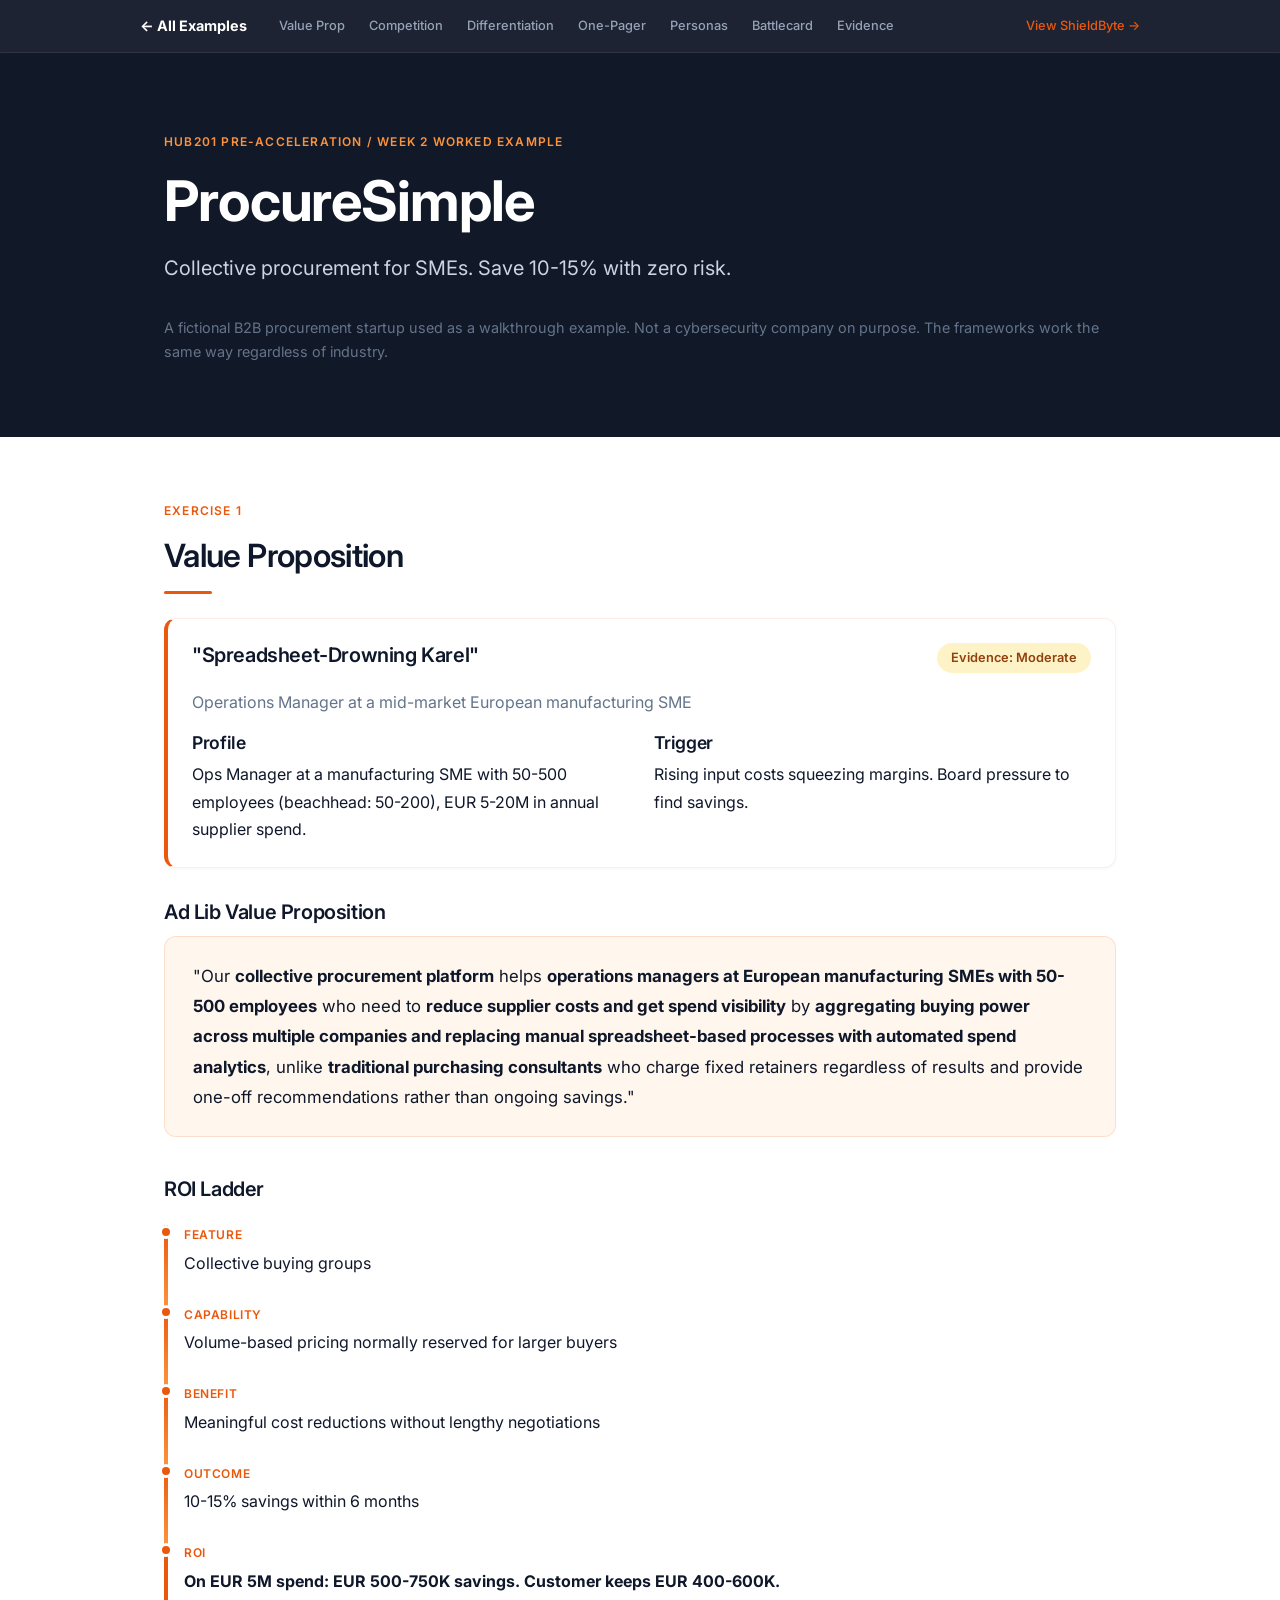
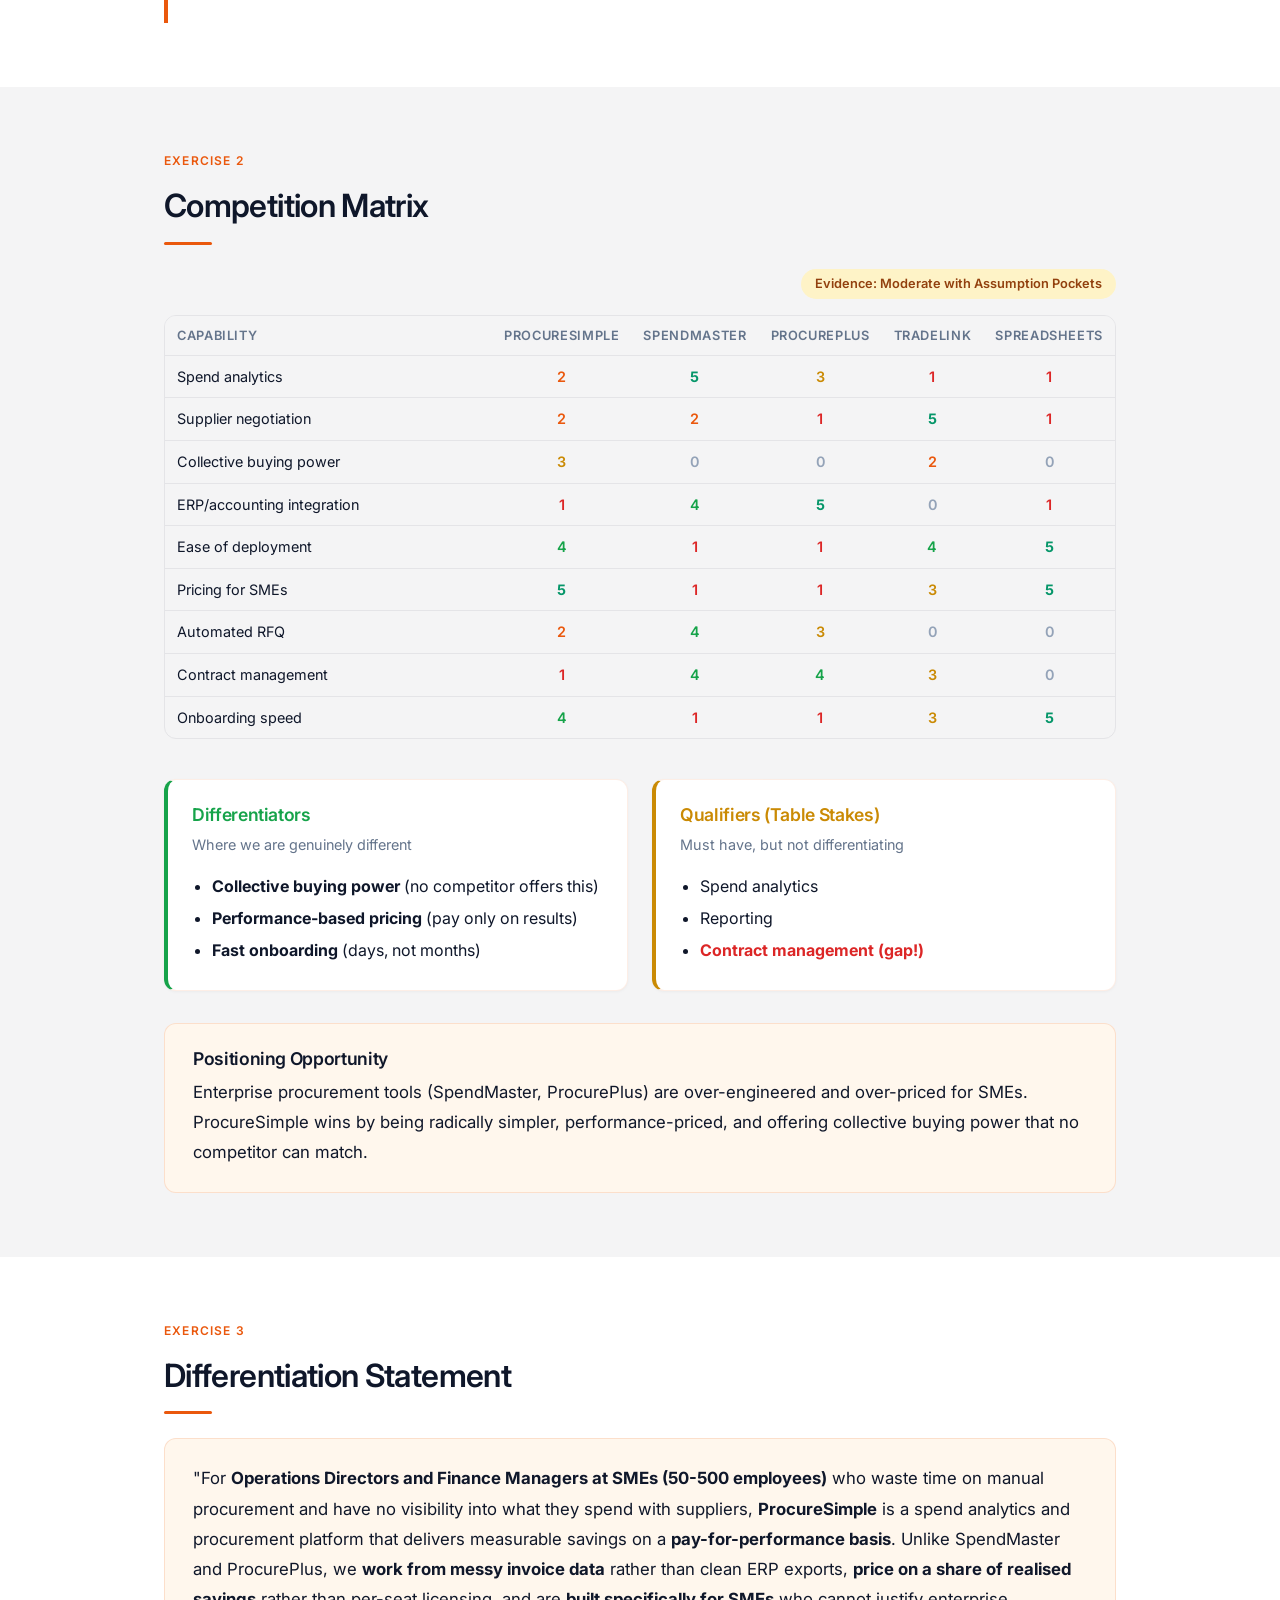
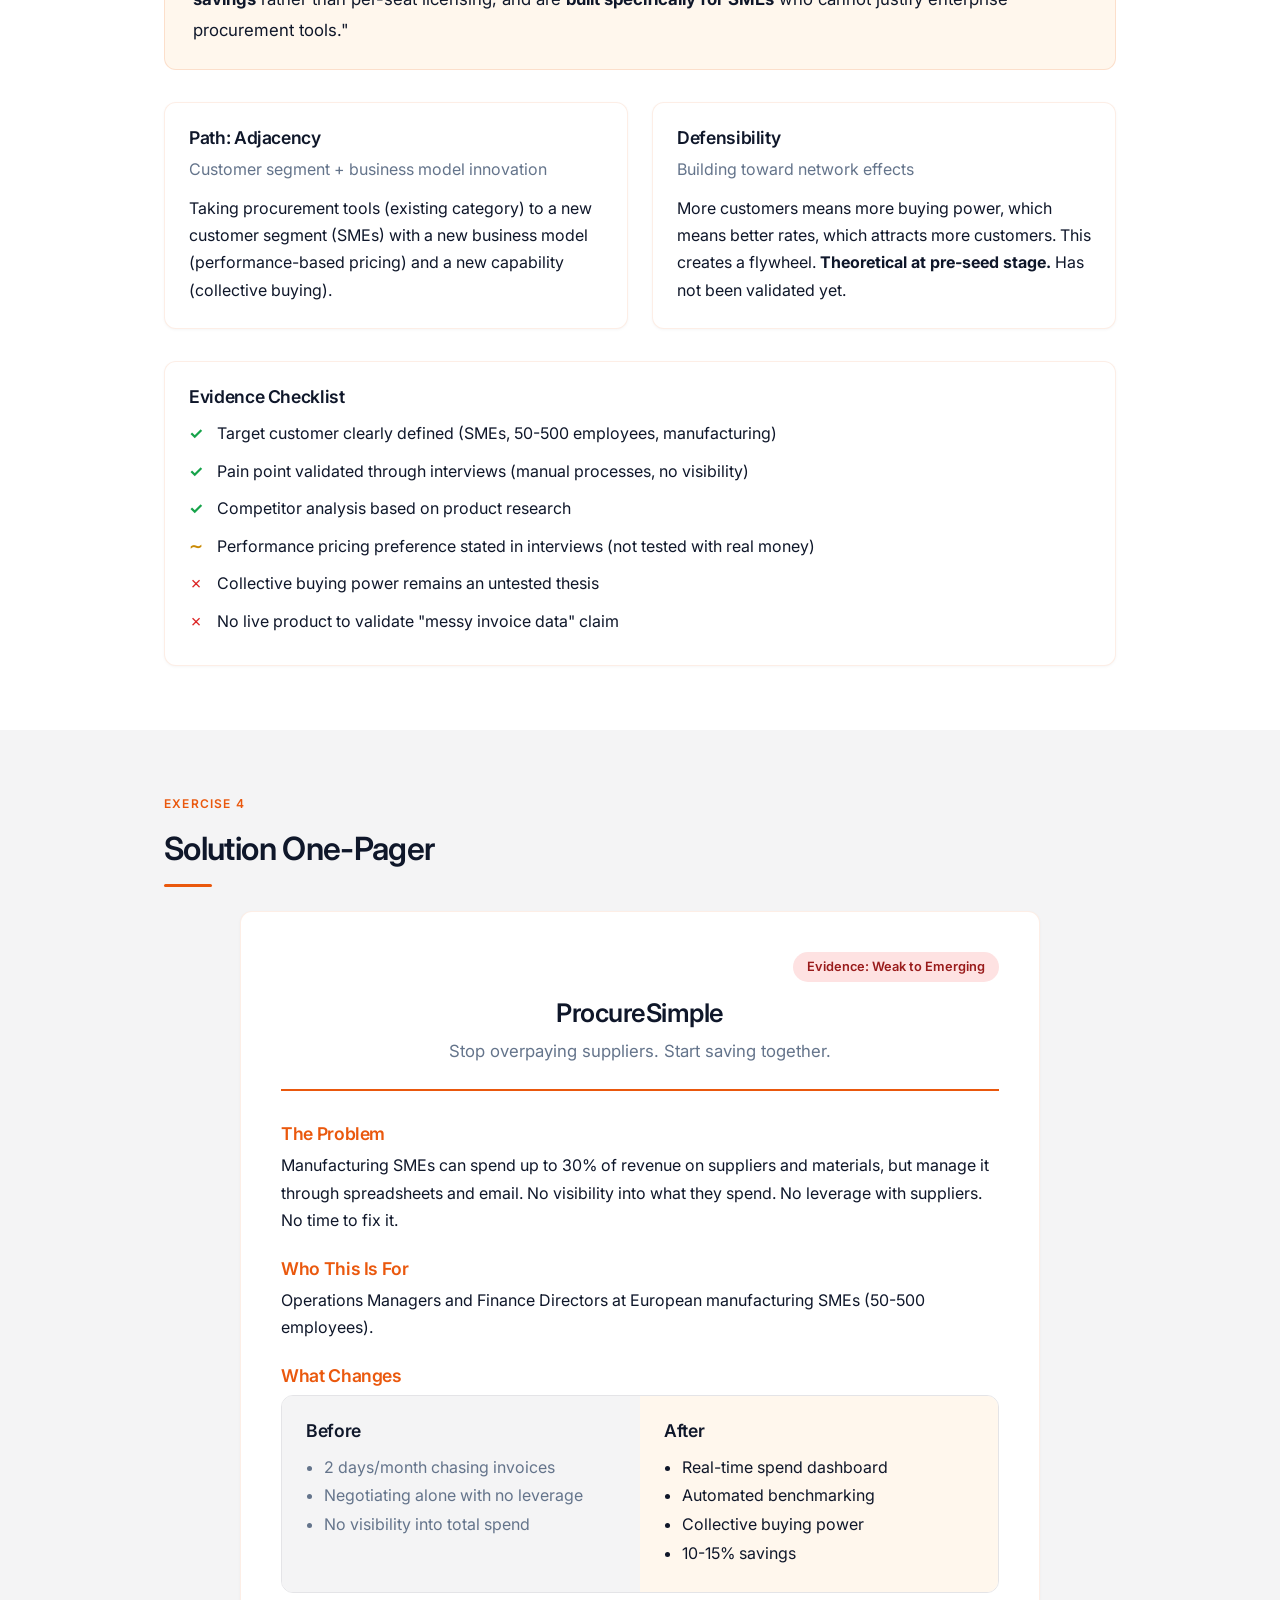
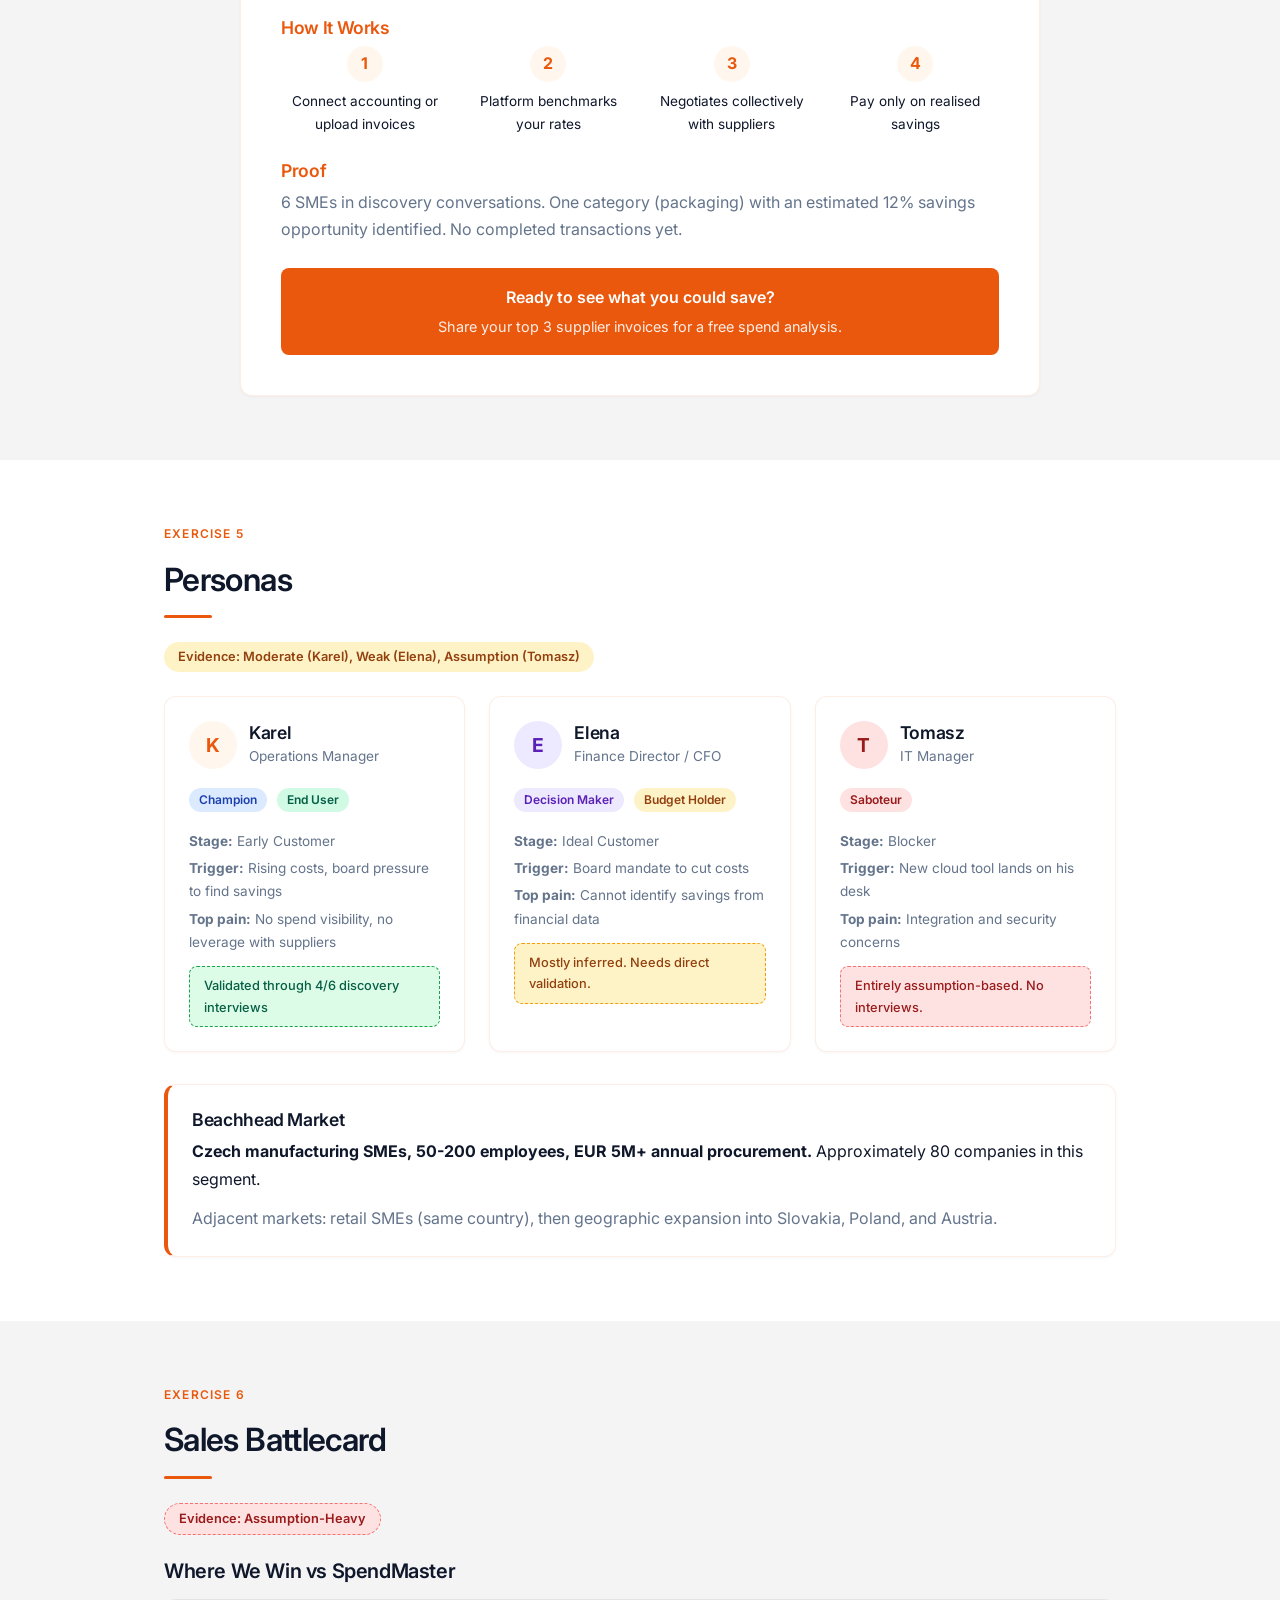
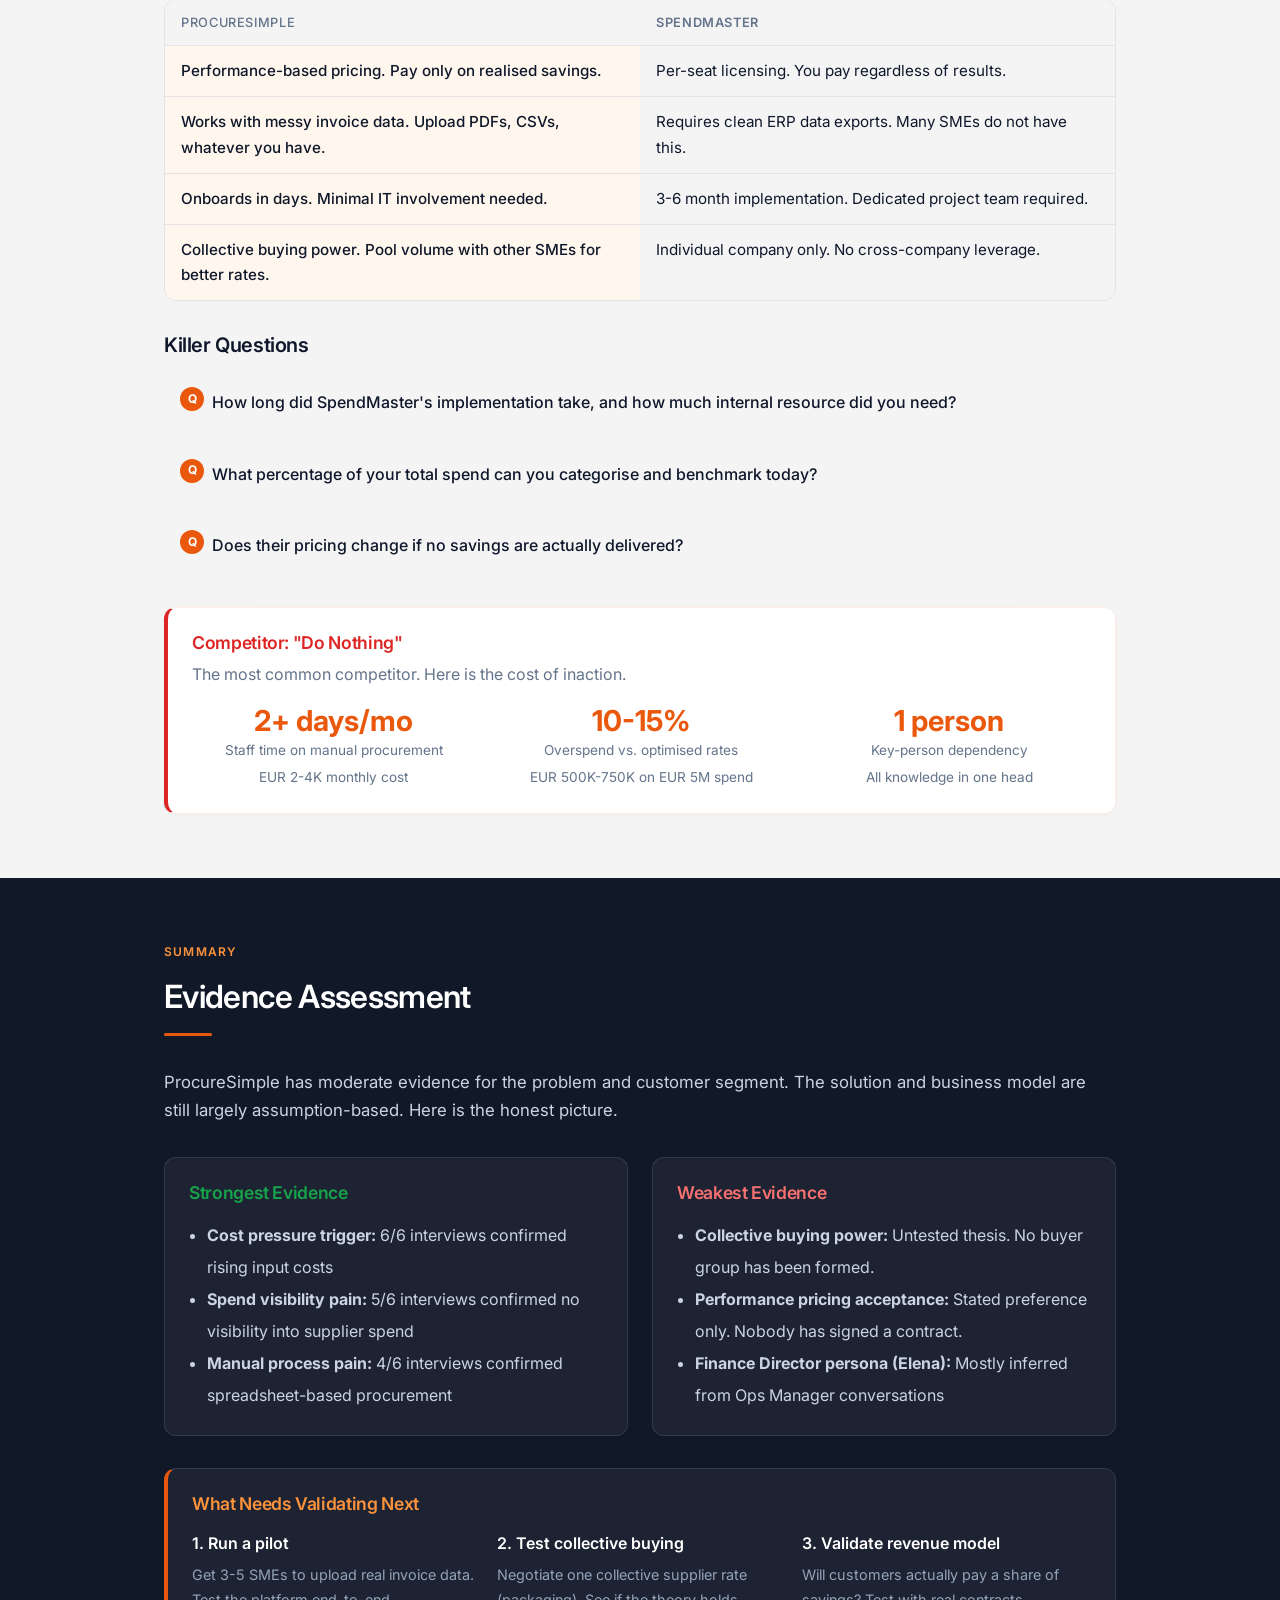
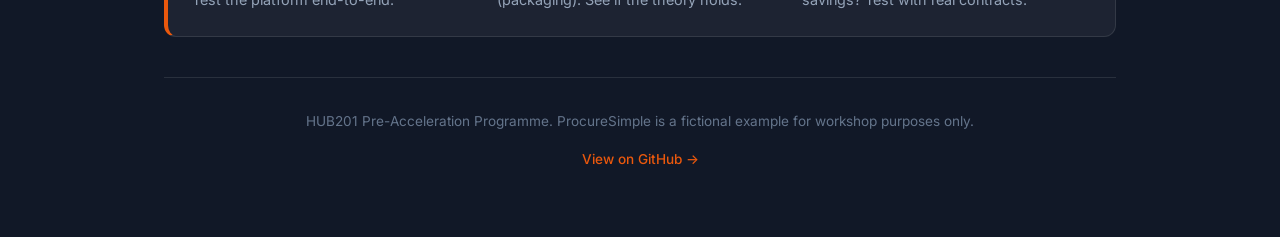
<file: examples/procuresimple/presentation.html>
<!DOCTYPE html>
<html lang="en">
<head>
<meta charset="UTF-8">
<meta name="viewport" content="width=device-width, initial-scale=1.0">
<title>ProcureSimple - HUB201 Worked Example</title>
<link rel="preconnect" href="https://fonts.googleapis.com">
<link rel="preconnect" href="https://fonts.gstatic.com" crossorigin>
<link href="https://fonts.googleapis.com/css2?family=Inter:wght@300;400;500;600;700&display=swap" rel="stylesheet">
<style>
  *, *::before, *::after { box-sizing: border-box; margin: 0; padding: 0; }

  :root {
    --primary: #EA580D;
    --primary-hover: #DC4A04;
    --primary-pale: #FFF7ED;
    --bg: #FFFFFF;
    --surface2: #F4F4F5;
    --border: #E4E4E7;
    --text: #0F172A;
    --text-muted: #64748B;
    --text-placeholder: #94A3B8;
    --dark: #111827;
    --radius-card: 12px;
    --radius-btn: 8px;
  }

  html { scroll-behavior: smooth; }

  body {
    font-family: 'Inter', -apple-system, BlinkMacSystemFont, sans-serif;
    font-size: 1rem;
    line-height: 1.7;
    color: var(--text);
    background: var(--bg);
    -webkit-font-smoothing: antialiased;
    -moz-osx-font-smoothing: grayscale;
  }

  h1, h2, h3, h4 { letter-spacing: -0.02em; line-height: 1.2; }
  h1 { font-size: clamp(2.5rem, 5vw, 3.5rem); font-weight: 700; }
  h2 { font-size: clamp(1.8rem, 3vw, 2rem); font-weight: 600; margin-bottom: 16px; }
  h3 { font-size: 1.25rem; font-weight: 600; margin-bottom: 12px; }
  h4 { font-size: 1.1rem; font-weight: 600; margin-bottom: 8px; }

  .container { max-width: 1000px; margin: 0 auto; padding: 0 24px; }

  section { padding: 64px 0; }
  section.dark { background: var(--dark); color: #FFFFFF; }
  section.dark .text-muted { color: #94A3B8; }
  section.pale { background: var(--primary-pale); }

  .eyebrow {
    font-size: 0.75rem;
    font-weight: 600;
    text-transform: uppercase;
    letter-spacing: 0.1em;
    color: var(--primary);
    margin-bottom: 16px;
    display: block;
  }
  section.dark .eyebrow { color: #FB923C; }

  .text-muted { color: var(--text-muted); }

  .card {
    background: #FFFFFF;
    border: 1px solid rgba(234,88,13,0.1);
    border-radius: var(--radius-card);
    padding: 24px;
    box-shadow: 0 1px 3px rgba(0,0,0,0.04);
    transition: border-color 0.2s, box-shadow 0.2s;
  }
  .card:hover {
    border-color: rgba(234,88,13,0.2);
    box-shadow: 0 4px 12px rgba(0,0,0,0.06);
  }
  .card-accent {
    border-left: 4px solid var(--primary);
  }

  .dark-card {
    background: rgba(255,255,255,0.05);
    border: 1px solid rgba(255,255,255,0.1);
    border-radius: var(--radius-card);
    padding: 24px;
  }

  .highlight-card {
    background: var(--primary-pale);
    border: 1px solid rgba(234,88,13,0.15);
    border-radius: var(--radius-card);
    padding: 24px 28px;
    font-size: 1.05rem;
    line-height: 1.8;
  }

  .badge {
    display: inline-block;
    padding: 4px 14px;
    border-radius: 9999px;
    font-size: 0.8rem;
    font-weight: 600;
  }
  .badge-moderate { background: #FEF3C7; color: #92400E; }
  .badge-weak { background: #FEE2E2; color: #991B1B; }
  .badge-strong { background: #DCFCE7; color: #166534; }
  .badge-assumption { background: #FEE2E2; color: #991B1B; border: 1px dashed #F87171; }

  .grid-2 { display: grid; grid-template-columns: 1fr; gap: 24px; }
  .grid-3 { display: grid; grid-template-columns: 1fr; gap: 24px; }
  @media (min-width: 640px) {
    .grid-2 { grid-template-columns: 1fr 1fr; }
  }
  @media (min-width: 768px) {
    .grid-3 { grid-template-columns: 1fr 1fr 1fr; }
  }

  @media (max-width: 640px) {
    .how-it-works-grid { grid-template-columns: repeat(2, 1fr) !important; }
  }

  table {
    width: 100%;
    border-collapse: collapse;
    font-size: 0.9rem;
    line-height: 1.5;
  }
  th, td {
    padding: 10px 12px;
    text-align: center;
    border-bottom: 1px solid var(--border);
  }
  th {
    font-weight: 600;
    font-size: 0.8rem;
    text-transform: uppercase;
    letter-spacing: 0.05em;
    color: var(--text-muted);
    background: var(--surface2);
  }
  th:first-child, td:first-child { text-align: left; }
  tr:last-child td { border-bottom: none; }

  .score-cell {
    font-weight: 600;
    width: 60px;
  }
  .score-0 { color: var(--text-placeholder); }
  .score-1 { color: #DC2626; }
  .score-2 { color: #EA580D; }
  .score-3 { color: #CA8A04; }
  .score-4 { color: #16A34A; }
  .score-5 { color: #059669; font-weight: 700; }

  .roi-ladder {
    display: flex;
    flex-direction: column;
    gap: 0;
  }
  .roi-step {
    display: flex;
    align-items: stretch;
    gap: 16px;
  }
  .roi-bar {
    width: 4px;
    background: linear-gradient(to bottom, var(--primary), #FB923C);
    flex-shrink: 0;
    position: relative;
  }
  .roi-bar::before {
    content: '';
    position: absolute;
    top: 0;
    left: -5px;
    width: 14px;
    height: 14px;
    border-radius: 50%;
    background: var(--primary);
    border: 3px solid var(--bg);
  }
  .roi-content {
    padding: 0 0 28px 0;
  }
  .roi-label {
    font-size: 0.75rem;
    font-weight: 600;
    text-transform: uppercase;
    letter-spacing: 0.05em;
    color: var(--primary);
    margin-bottom: 4px;
  }

  .checklist { list-style: none; padding: 0; }
  .checklist li {
    padding: 6px 0;
    padding-left: 28px;
    position: relative;
    line-height: 1.6;
  }
  .checklist li::before {
    position: absolute;
    left: 0;
    top: 6px;
    font-size: 1rem;
  }
  .checklist li.checked::before { content: '\2713'; color: #16A34A; font-weight: 700; }
  .checklist li.unchecked::before { content: '\2717'; color: #DC2626; }
  .checklist li.partial::before { content: '\223C'; color: #CA8A04; font-weight: 700; }

  .battlecard-row {
    display: grid;
    grid-template-columns: 1fr 1fr;
    gap: 0;
    border-bottom: 1px solid var(--border);
  }
  .battlecard-row:last-child { border-bottom: none; }
  .battlecard-cell {
    padding: 12px 16px;
    font-size: 0.95rem;
  }
  .battlecard-cell:first-child {
    background: var(--primary-pale);
    font-weight: 500;
  }
  .battlecard-header {
    font-weight: 600;
    font-size: 0.8rem;
    text-transform: uppercase;
    letter-spacing: 0.05em;
    color: var(--text-muted);
    background: var(--surface2) !important;
  }

  .killer-q {
    background: var(--surface2);
    border-radius: var(--radius-btn);
    padding: 16px 20px;
    margin-bottom: 12px;
    font-size: 1rem;
    font-weight: 500;
    position: relative;
    padding-left: 48px;
  }
  .killer-q::before {
    content: 'Q';
    position: absolute;
    left: 16px;
    top: 14px;
    width: 24px;
    height: 24px;
    background: var(--primary);
    color: white;
    border-radius: 50%;
    display: flex;
    align-items: center;
    justify-content: center;
    font-size: 0.75rem;
    font-weight: 700;
  }

  .section-divider {
    width: 48px;
    height: 3px;
    background: var(--primary);
    border-radius: 2px;
    margin-bottom: 24px;
  }

  .nav {
    position: fixed;
    top: 0;
    left: 0;
    right: 0;
    z-index: 100;
    background: rgba(17,24,39,0.95);
    backdrop-filter: blur(8px);
    border-bottom: 1px solid rgba(255,255,255,0.1);
    padding: 0 24px;
  }
  .nav-inner {
    max-width: 1000px;
    margin: 0 auto;
    display: flex;
    align-items: center;
    gap: 24px;
    height: 52px;
    overflow-x: auto;
  }
  .nav a {
    color: #94A3B8;
    text-decoration: none;
    font-size: 0.8rem;
    font-weight: 500;
    white-space: nowrap;
    transition: color 0.2s;
  }
  .nav a:hover { color: #FFFFFF; }
  .nav .brand {
    color: #FFFFFF;
    font-weight: 700;
    font-size: 0.9rem;
    margin-right: 8px;
    text-decoration: none;
  }
  .nav .brand:hover { color: #EA580D; }

  .before-after {
    display: grid;
    grid-template-columns: 1fr 1fr;
    gap: 0;
    border-radius: var(--radius-card);
    overflow: hidden;
    border: 1px solid var(--border);
  }
  .before-col { background: var(--surface2); padding: 24px; }
  .after-col { background: var(--primary-pale); padding: 24px; }
  @media (max-width: 640px) {
    .before-after { grid-template-columns: 1fr; }
  }

  .stat-value {
    font-size: 1.8rem;
    font-weight: 700;
    color: var(--primary);
    line-height: 1.2;
  }
  .stat-label {
    font-size: 0.85rem;
    color: var(--text-muted);
  }

  .table-wrap {
    overflow-x: auto;
    border: 1px solid var(--border);
    border-radius: var(--radius-card);
  }
  .table-wrap table { margin: 0; }

  .persona-tag {
    display: inline-block;
    padding: 2px 10px;
    border-radius: 9999px;
    font-size: 0.75rem;
    font-weight: 600;
    margin-right: 6px;
    margin-bottom: 6px;
  }
  .tag-champion { background: #DBEAFE; color: #1E40AF; }
  .tag-decision { background: #EDE9FE; color: #5B21B6; }
  .tag-saboteur { background: #FEE2E2; color: #991B1B; }
  .tag-enduser { background: #D1FAE5; color: #065F46; }
  .tag-budget { background: #FEF3C7; color: #92400E; }

  .inferred-banner {
    background: #FEF3C7;
    border: 1px dashed #F59E0B;
    border-radius: var(--radius-btn);
    padding: 8px 14px;
    font-size: 0.8rem;
    font-weight: 500;
    color: #92400E;
    margin-top: 12px;
  }

  body { padding-top: 52px; }
</style>
</head>
<body>

<!-- NAV -->
<nav class="nav">
  <div class="nav-inner">
    <a href="../index.html" class="brand">&larr; All Examples</a>
    <a href="#value-prop">Value Prop</a>
    <a href="#competition">Competition</a>
    <a href="#differentiation">Differentiation</a>
    <a href="#one-pager">One-Pager</a>
    <a href="#personas">Personas</a>
    <a href="#battlecard">Battlecard</a>
    <a href="#evidence">Evidence</a>
    <a href="../shieldbyte/presentation.html" style="color: #EA580D; margin-left: auto;">View ShieldByte &rarr;</a>
  </div>
</nav>

<!-- 1. TITLE -->
<section class="dark" style="padding: 80px 0 72px;">
  <div class="container">
    <span class="eyebrow">HUB201 Pre-Acceleration / Week 2 Worked Example</span>
    <h1 style="color: #FFFFFF; margin-bottom: 16px;">ProcureSimple</h1>
    <p style="font-size: 1.25rem; color: #CBD5E1; max-width: 600px; line-height: 1.6;">
      Collective procurement for SMEs. Save 10-15% with zero risk.
    </p>
    <p style="margin-top: 32px; color: #64748B; font-size: 0.9rem; line-height: 1.7;">
      A fictional B2B procurement startup used as a walkthrough example. Not a cybersecurity company on purpose. The frameworks work the same way regardless of industry.
    </p>
  </div>
</section>

<!-- 2. VALUE PROPOSITION -->
<section id="value-prop">
  <div class="container">
    <span class="eyebrow">Exercise 1</span>
    <h2>Value Proposition</h2>
    <div class="section-divider"></div>

    <!-- Persona -->
    <div class="card card-accent" style="margin-bottom: 32px;">
      <div style="display: flex; justify-content: space-between; align-items: flex-start; flex-wrap: wrap; gap: 12px; margin-bottom: 16px;">
        <h3 style="margin-bottom: 0;">"Spreadsheet-Drowning Karel"</h3>
        <span class="badge badge-moderate">Evidence: Moderate</span>
      </div>
      <p style="color: var(--text-muted); margin-bottom: 16px;">Operations Manager at a mid-market European manufacturing SME</p>
      <div class="grid-2">
        <div>
          <h4>Profile</h4>
          <p>Ops Manager at a manufacturing SME with 50-500 employees (beachhead: 50-200), EUR 5-20M in annual supplier spend.</p>
        </div>
        <div>
          <h4>Trigger</h4>
          <p>Rising input costs squeezing margins. Board pressure to find savings.</p>
        </div>
      </div>
    </div>

    <!-- Ad Lib -->
    <h3>Ad Lib Value Proposition</h3>
    <div class="highlight-card" style="margin-bottom: 40px;">
      <p>"Our <strong>collective procurement platform</strong> helps <strong>operations managers at European manufacturing SMEs with 50-500 employees</strong> who need to <strong>reduce supplier costs and get spend visibility</strong> by <strong>aggregating buying power across multiple companies and replacing manual spreadsheet-based processes with automated spend analytics</strong>, unlike <strong>traditional purchasing consultants</strong> who charge fixed retainers regardless of results and provide one-off recommendations rather than ongoing savings."</p>
    </div>

    <!-- ROI Ladder -->
    <h3 style="margin-bottom: 24px;">ROI Ladder</h3>
    <div class="roi-ladder">
      <div class="roi-step">
        <div class="roi-bar"></div>
        <div class="roi-content">
          <div class="roi-label">Feature</div>
          <p>Collective buying groups</p>
        </div>
      </div>
      <div class="roi-step">
        <div class="roi-bar"></div>
        <div class="roi-content">
          <div class="roi-label">Capability</div>
          <p>Volume-based pricing normally reserved for larger buyers</p>
        </div>
      </div>
      <div class="roi-step">
        <div class="roi-bar"></div>
        <div class="roi-content">
          <div class="roi-label">Benefit</div>
          <p>Meaningful cost reductions without lengthy negotiations</p>
        </div>
      </div>
      <div class="roi-step">
        <div class="roi-bar"></div>
        <div class="roi-content">
          <div class="roi-label">Outcome</div>
          <p>10-15% savings within 6 months</p>
        </div>
      </div>
      <div class="roi-step">
        <div class="roi-bar" style="background: var(--primary);"></div>
        <div class="roi-content">
          <div class="roi-label">ROI</div>
          <p><strong>On EUR 5M spend: EUR 500-750K savings. Customer keeps EUR 400-600K.</strong></p>
        </div>
      </div>
    </div>
  </div>
</section>

<!-- 3. COMPETITION MATRIX -->
<section id="competition" style="background: var(--surface2);">
  <div class="container">
    <span class="eyebrow">Exercise 2</span>
    <h2>Competition Matrix</h2>
    <div class="section-divider"></div>

    <div style="display: flex; justify-content: flex-end; margin-bottom: 16px;">
      <span class="badge badge-moderate">Evidence: Moderate with Assumption Pockets</span>
    </div>

    <div class="table-wrap" style="margin-bottom: 40px;">
      <table>
        <thead>
          <tr>
            <th>Capability</th>
            <th>ProcureSimple</th>
            <th>SpendMaster</th>
            <th>ProcurePlus</th>
            <th>TradeLink</th>
            <th>Spreadsheets</th>
          </tr>
        </thead>
        <tbody>
          <tr>
            <td>Spend analytics</td>
            <td class="score-cell score-2">2</td>
            <td class="score-cell score-5">5</td>
            <td class="score-cell score-3">3</td>
            <td class="score-cell score-1">1</td>
            <td class="score-cell score-1">1</td>
          </tr>
          <tr>
            <td>Supplier negotiation</td>
            <td class="score-cell score-2">2</td>
            <td class="score-cell score-2">2</td>
            <td class="score-cell score-1">1</td>
            <td class="score-cell score-5">5</td>
            <td class="score-cell score-1">1</td>
          </tr>
          <tr>
            <td>Collective buying power</td>
            <td class="score-cell score-3">3</td>
            <td class="score-cell score-0">0</td>
            <td class="score-cell score-0">0</td>
            <td class="score-cell score-2">2</td>
            <td class="score-cell score-0">0</td>
          </tr>
          <tr>
            <td>ERP/accounting integration</td>
            <td class="score-cell score-1">1</td>
            <td class="score-cell score-4">4</td>
            <td class="score-cell score-5">5</td>
            <td class="score-cell score-0">0</td>
            <td class="score-cell score-1">1</td>
          </tr>
          <tr>
            <td>Ease of deployment</td>
            <td class="score-cell score-4">4</td>
            <td class="score-cell score-1">1</td>
            <td class="score-cell score-1">1</td>
            <td class="score-cell score-4">4</td>
            <td class="score-cell score-5">5</td>
          </tr>
          <tr>
            <td>Pricing for SMEs</td>
            <td class="score-cell score-5">5</td>
            <td class="score-cell score-1">1</td>
            <td class="score-cell score-1">1</td>
            <td class="score-cell score-3">3</td>
            <td class="score-cell score-5">5</td>
          </tr>
          <tr>
            <td>Automated RFQ</td>
            <td class="score-cell score-2">2</td>
            <td class="score-cell score-4">4</td>
            <td class="score-cell score-3">3</td>
            <td class="score-cell score-0">0</td>
            <td class="score-cell score-0">0</td>
          </tr>
          <tr>
            <td>Contract management</td>
            <td class="score-cell score-1">1</td>
            <td class="score-cell score-4">4</td>
            <td class="score-cell score-4">4</td>
            <td class="score-cell score-3">3</td>
            <td class="score-cell score-0">0</td>
          </tr>
          <tr>
            <td>Onboarding speed</td>
            <td class="score-cell score-4">4</td>
            <td class="score-cell score-1">1</td>
            <td class="score-cell score-1">1</td>
            <td class="score-cell score-3">3</td>
            <td class="score-cell score-5">5</td>
          </tr>
        </tbody>
      </table>
    </div>

    <!-- Qualifiers vs Differentiators -->
    <div class="grid-2" style="margin-bottom: 32px;">
      <div class="card card-accent" style="border-left-color: #16A34A;">
        <h4 style="color: #16A34A;">Differentiators</h4>
        <p style="color: var(--text-muted); font-size: 0.9rem; margin-bottom: 12px;">Where we are genuinely different</p>
        <ul style="padding-left: 20px; line-height: 2;">
          <li><strong>Collective buying power</strong> (no competitor offers this)</li>
          <li><strong>Performance-based pricing</strong> (pay only on results)</li>
          <li><strong>Fast onboarding</strong> (days, not months)</li>
        </ul>
      </div>
      <div class="card card-accent" style="border-left-color: #CA8A04;">
        <h4 style="color: #CA8A04;">Qualifiers (Table Stakes)</h4>
        <p style="color: var(--text-muted); font-size: 0.9rem; margin-bottom: 12px;">Must have, but not differentiating</p>
        <ul style="padding-left: 20px; line-height: 2;">
          <li>Spend analytics</li>
          <li>Reporting</li>
          <li><strong style="color: #DC2626;">Contract management (gap!)</strong></li>
        </ul>
      </div>
    </div>

    <div class="highlight-card">
      <h4>Positioning Opportunity</h4>
      <p>Enterprise procurement tools (SpendMaster, ProcurePlus) are over-engineered and over-priced for SMEs. ProcureSimple wins by being radically simpler, performance-priced, and offering collective buying power that no competitor can match.</p>
    </div>
  </div>
</section>

<!-- 4. DIFFERENTIATION STATEMENT -->
<section id="differentiation">
  <div class="container">
    <span class="eyebrow">Exercise 3</span>
    <h2>Differentiation Statement</h2>
    <div class="section-divider"></div>

    <div class="highlight-card" style="margin-bottom: 32px; font-size: 1.05rem;">
      <p>"For <strong>Operations Directors and Finance Managers at SMEs (50-500 employees)</strong> who waste time on manual procurement and have no visibility into what they spend with suppliers, <strong>ProcureSimple</strong> is a spend analytics and procurement platform that delivers measurable savings on a <strong>pay-for-performance basis</strong>. Unlike SpendMaster and ProcurePlus, we <strong>work from messy invoice data</strong> rather than clean ERP exports, <strong>price on a share of realised savings</strong> rather than per-seat licensing, and are <strong>built specifically for SMEs</strong> who cannot justify enterprise procurement tools."</p>
    </div>

    <div class="grid-2" style="margin-bottom: 32px;">
      <div class="card">
        <h4>Path: Adjacency</h4>
        <p style="color: var(--text-muted); margin-bottom: 12px;">Customer segment + business model innovation</p>
        <p>Taking procurement tools (existing category) to a new customer segment (SMEs) with a new business model (performance-based pricing) and a new capability (collective buying).</p>
      </div>
      <div class="card">
        <h4>Defensibility</h4>
        <p style="color: var(--text-muted); margin-bottom: 12px;">Building toward network effects</p>
        <p>More customers means more buying power, which means better rates, which attracts more customers. This creates a flywheel. <strong>Theoretical at pre-seed stage.</strong> Has not been validated yet.</p>
      </div>
    </div>

    <div class="card" style="margin-bottom: 0;">
      <h4>Evidence Checklist</h4>
      <ul class="checklist">
        <li class="checked">Target customer clearly defined (SMEs, 50-500 employees, manufacturing)</li>
        <li class="checked">Pain point validated through interviews (manual processes, no visibility)</li>
        <li class="checked">Competitor analysis based on product research</li>
        <li class="partial">Performance pricing preference stated in interviews (not tested with real money)</li>
        <li class="unchecked">Collective buying power remains an untested thesis</li>
        <li class="unchecked">No live product to validate "messy invoice data" claim</li>
      </ul>
    </div>
  </div>
</section>

<!-- 5. SOLUTION ONE-PAGER -->
<section id="one-pager" style="background: var(--surface2);">
  <div class="container">
    <span class="eyebrow">Exercise 4</span>
    <h2>Solution One-Pager</h2>
    <div class="section-divider"></div>

    <!-- Styled as the actual one-pager -->
    <div class="card" style="padding: 40px; max-width: 800px; margin: 0 auto;">
      <div style="text-align: right; margin-bottom: 16px;">
        <span class="badge badge-weak">Evidence: Weak to Emerging</span>
      </div>
      <div style="text-align: center; margin-bottom: 32px; padding-bottom: 24px; border-bottom: 2px solid var(--primary);">
        <h3 style="font-size: 1.6rem; margin-bottom: 8px;">ProcureSimple</h3>
        <p style="color: var(--text-muted); font-size: 1.05rem;">Stop overpaying suppliers. Start saving together.</p>
      </div>

      <h4 style="color: var(--primary);">The Problem</h4>
      <p style="margin-bottom: 24px;">Manufacturing SMEs can spend up to 30% of revenue on suppliers and materials, but manage it through spreadsheets and email. No visibility into what they spend. No leverage with suppliers. No time to fix it.</p>

      <h4 style="color: var(--primary);">Who This Is For</h4>
      <p style="margin-bottom: 24px;">Operations Managers and Finance Directors at European manufacturing SMEs (50-500 employees).</p>

      <h4 style="color: var(--primary);">What Changes</h4>
      <div class="before-after" style="margin-bottom: 24px;">
        <div class="before-col">
          <h4 style="margin-bottom: 12px;">Before</h4>
          <ul style="padding-left: 18px; line-height: 1.8; color: var(--text-muted);">
            <li>2 days/month chasing invoices</li>
            <li>Negotiating alone with no leverage</li>
            <li>No visibility into total spend</li>
          </ul>
        </div>
        <div class="after-col">
          <h4 style="margin-bottom: 12px;">After</h4>
          <ul style="padding-left: 18px; line-height: 1.8;">
            <li>Real-time spend dashboard</li>
            <li>Automated benchmarking</li>
            <li>Collective buying power</li>
            <li>10-15% savings</li>
          </ul>
        </div>
      </div>

      <h4 style="color: var(--primary);">How It Works</h4>
      <div class="how-it-works-grid" style="display: grid; grid-template-columns: repeat(4, 1fr); gap: 16px; margin-bottom: 24px; text-align: center;">
        <div>
          <div style="width: 36px; height: 36px; background: var(--primary-pale); color: var(--primary); border-radius: 50%; display: inline-flex; align-items: center; justify-content: center; font-weight: 700; margin-bottom: 8px;">1</div>
          <p style="font-size: 0.85rem;">Connect accounting or upload invoices</p>
        </div>
        <div>
          <div style="width: 36px; height: 36px; background: var(--primary-pale); color: var(--primary); border-radius: 50%; display: inline-flex; align-items: center; justify-content: center; font-weight: 700; margin-bottom: 8px;">2</div>
          <p style="font-size: 0.85rem;">Platform benchmarks your rates</p>
        </div>
        <div>
          <div style="width: 36px; height: 36px; background: var(--primary-pale); color: var(--primary); border-radius: 50%; display: inline-flex; align-items: center; justify-content: center; font-weight: 700; margin-bottom: 8px;">3</div>
          <p style="font-size: 0.85rem;">Negotiates collectively with suppliers</p>
        </div>
        <div>
          <div style="width: 36px; height: 36px; background: var(--primary-pale); color: var(--primary); border-radius: 50%; display: inline-flex; align-items: center; justify-content: center; font-weight: 700; margin-bottom: 8px;">4</div>
          <p style="font-size: 0.85rem;">Pay only on realised savings</p>
        </div>
      </div>

      <h4 style="color: var(--primary);">Proof</h4>
      <p style="margin-bottom: 24px; color: var(--text-muted);">6 SMEs in discovery conversations. One category (packaging) with an estimated 12% savings opportunity identified. No completed transactions yet.</p>

      <div style="background: var(--primary); color: white; border-radius: var(--radius-btn); padding: 16px 24px; text-align: center;">
        <p style="font-weight: 600; margin-bottom: 4px;">Ready to see what you could save?</p>
        <p style="font-size: 0.9rem; opacity: 0.9;">Share your top 3 supplier invoices for a free spend analysis.</p>
      </div>
    </div>
  </div>
</section>

<!-- 6. PERSONAS -->
<section id="personas">
  <div class="container">
    <span class="eyebrow">Exercise 5</span>
    <h2>Personas</h2>
    <div class="section-divider"></div>
    <div style="margin-bottom: 24px;">
      <span class="badge badge-moderate">Evidence: Moderate (Karel), Weak (Elena), Assumption (Tomasz)</span>
    </div>

    <div class="grid-3" style="margin-bottom: 32px;">
      <!-- Karel -->
      <div class="card">
        <div style="display: flex; align-items: center; gap: 12px; margin-bottom: 16px;">
          <div style="width: 48px; height: 48px; background: var(--primary-pale); color: var(--primary); border-radius: 50%; display: flex; align-items: center; justify-content: center; font-weight: 700; font-size: 1.2rem;">K</div>
          <div>
            <h4 style="margin-bottom: 2px;">Karel</h4>
            <p style="font-size: 0.85rem; color: var(--text-muted);">Operations Manager</p>
          </div>
        </div>
        <div style="margin-bottom: 12px;">
          <span class="persona-tag tag-champion">Champion</span>
          <span class="persona-tag tag-enduser">End User</span>
        </div>
        <p style="font-size: 0.85rem; color: var(--text-muted); margin-bottom: 4px;"><strong>Stage:</strong> Early Customer</p>
        <p style="font-size: 0.85rem; color: var(--text-muted); margin-bottom: 4px;"><strong>Trigger:</strong> Rising costs, board pressure to find savings</p>
        <p style="font-size: 0.85rem; color: var(--text-muted);"><strong>Top pain:</strong> No spend visibility, no leverage with suppliers</p>
        <div class="inferred-banner" style="background: #DCFCE7; border-color: #16A34A; color: #065F46;">
          Validated through 4/6 discovery interviews
        </div>
      </div>

      <!-- Elena -->
      <div class="card">
        <div style="display: flex; align-items: center; gap: 12px; margin-bottom: 16px;">
          <div style="width: 48px; height: 48px; background: #EDE9FE; color: #5B21B6; border-radius: 50%; display: flex; align-items: center; justify-content: center; font-weight: 700; font-size: 1.2rem;">E</div>
          <div>
            <h4 style="margin-bottom: 2px;">Elena</h4>
            <p style="font-size: 0.85rem; color: var(--text-muted);">Finance Director / CFO</p>
          </div>
        </div>
        <div style="margin-bottom: 12px;">
          <span class="persona-tag tag-decision">Decision Maker</span>
          <span class="persona-tag tag-budget">Budget Holder</span>
        </div>
        <p style="font-size: 0.85rem; color: var(--text-muted); margin-bottom: 4px;"><strong>Stage:</strong> Ideal Customer</p>
        <p style="font-size: 0.85rem; color: var(--text-muted); margin-bottom: 4px;"><strong>Trigger:</strong> Board mandate to cut costs</p>
        <p style="font-size: 0.85rem; color: var(--text-muted);"><strong>Top pain:</strong> Cannot identify savings from financial data</p>
        <div class="inferred-banner">
          Mostly inferred. Needs direct validation.
        </div>
      </div>

      <!-- Tomasz -->
      <div class="card">
        <div style="display: flex; align-items: center; gap: 12px; margin-bottom: 16px;">
          <div style="width: 48px; height: 48px; background: #FEE2E2; color: #991B1B; border-radius: 50%; display: flex; align-items: center; justify-content: center; font-weight: 700; font-size: 1.2rem;">T</div>
          <div>
            <h4 style="margin-bottom: 2px;">Tomasz</h4>
            <p style="font-size: 0.85rem; color: var(--text-muted);">IT Manager</p>
          </div>
        </div>
        <div style="margin-bottom: 12px;">
          <span class="persona-tag tag-saboteur">Saboteur</span>
        </div>
        <p style="font-size: 0.85rem; color: var(--text-muted); margin-bottom: 4px;"><strong>Stage:</strong> Blocker</p>
        <p style="font-size: 0.85rem; color: var(--text-muted); margin-bottom: 4px;"><strong>Trigger:</strong> New cloud tool lands on his desk</p>
        <p style="font-size: 0.85rem; color: var(--text-muted);"><strong>Top pain:</strong> Integration and security concerns</p>
        <div class="inferred-banner" style="background: #FEE2E2; border-color: #F87171; color: #991B1B;">
          Entirely assumption-based. No interviews.
        </div>
      </div>
    </div>

    <!-- Beachhead -->
    <div class="card card-accent">
      <h4>Beachhead Market</h4>
      <p style="margin-bottom: 12px;"><strong>Czech manufacturing SMEs, 50-200 employees, EUR 5M+ annual procurement.</strong> Approximately 80 companies in this segment.</p>
      <p style="color: var(--text-muted);">Adjacent markets: retail SMEs (same country), then geographic expansion into Slovakia, Poland, and Austria.</p>
    </div>
  </div>
</section>

<!-- 7. SALES BATTLECARD -->
<section id="battlecard" style="background: var(--surface2);">
  <div class="container">
    <span class="eyebrow">Exercise 6</span>
    <h2>Sales Battlecard</h2>
    <div class="section-divider"></div>
    <div style="margin-bottom: 24px;">
      <span class="badge badge-assumption">Evidence: Assumption-Heavy</span>
    </div>

    <!-- Where We Win vs SpendMaster -->
    <h3 style="margin-bottom: 16px;">Where We Win vs SpendMaster</h3>
    <div class="table-wrap" style="margin-bottom: 32px;">
      <div class="battlecard-row">
        <div class="battlecard-cell battlecard-header">ProcureSimple</div>
        <div class="battlecard-cell battlecard-header">SpendMaster</div>
      </div>
      <div class="battlecard-row">
        <div class="battlecard-cell">Performance-based pricing. Pay only on realised savings.</div>
        <div class="battlecard-cell">Per-seat licensing. You pay regardless of results.</div>
      </div>
      <div class="battlecard-row">
        <div class="battlecard-cell">Works with messy invoice data. Upload PDFs, CSVs, whatever you have.</div>
        <div class="battlecard-cell">Requires clean ERP data exports. Many SMEs do not have this.</div>
      </div>
      <div class="battlecard-row">
        <div class="battlecard-cell">Onboards in days. Minimal IT involvement needed.</div>
        <div class="battlecard-cell">3-6 month implementation. Dedicated project team required.</div>
      </div>
      <div class="battlecard-row">
        <div class="battlecard-cell">Collective buying power. Pool volume with other SMEs for better rates.</div>
        <div class="battlecard-cell">Individual company only. No cross-company leverage.</div>
      </div>
    </div>

    <!-- Killer Questions -->
    <h3 style="margin-bottom: 16px;">Killer Questions</h3>
    <div style="margin-bottom: 32px;">
      <div class="killer-q">How long did SpendMaster's implementation take, and how much internal resource did you need?</div>
      <div class="killer-q">What percentage of your total spend can you categorise and benchmark today?</div>
      <div class="killer-q">Does their pricing change if no savings are actually delivered?</div>
    </div>

    <!-- Do Nothing -->
    <div class="card card-accent" style="border-left-color: #DC2626;">
      <h4 style="color: #DC2626;">Competitor: "Do Nothing"</h4>
      <p style="color: var(--text-muted); margin-bottom: 16px;">The most common competitor. Here is the cost of inaction.</p>
      <div class="grid-3">
        <div style="text-align: center;">
          <div class="stat-value">2+ days/mo</div>
          <div class="stat-label">Staff time on manual procurement</div>
          <div style="font-size: 0.85rem; color: var(--text-muted); margin-top: 4px;">EUR 2-4K monthly cost</div>
        </div>
        <div style="text-align: center;">
          <div class="stat-value">10-15%</div>
          <div class="stat-label">Overspend vs. optimised rates</div>
          <div style="font-size: 0.85rem; color: var(--text-muted); margin-top: 4px;">EUR 500K-750K on EUR 5M spend</div>
        </div>
        <div style="text-align: center;">
          <div class="stat-value">1 person</div>
          <div class="stat-label">Key-person dependency</div>
          <div style="font-size: 0.85rem; color: var(--text-muted); margin-top: 4px;">All knowledge in one head</div>
        </div>
      </div>
    </div>
  </div>
</section>

<!-- 8. EVIDENCE SUMMARY -->
<section id="evidence" class="dark">
  <div class="container">
    <span class="eyebrow">Summary</span>
    <h2 style="color: #FFFFFF;">Evidence Assessment</h2>
    <div class="section-divider" style="margin-bottom: 32px;"></div>

    <p style="color: #CBD5E1; font-size: 1.05rem; margin-bottom: 32px;">
      ProcureSimple has moderate evidence for the problem and customer segment. The solution and business model are still largely assumption-based. Here is the honest picture.
    </p>

    <div class="grid-2" style="margin-bottom: 32px;">
      <div class="dark-card">
        <h4 style="color: #16A34A; margin-bottom: 16px;">Strongest Evidence</h4>
        <ul style="padding-left: 18px; line-height: 2; color: #CBD5E1;">
          <li><strong>Cost pressure trigger:</strong> 6/6 interviews confirmed rising input costs</li>
          <li><strong>Spend visibility pain:</strong> 5/6 interviews confirmed no visibility into supplier spend</li>
          <li><strong>Manual process pain:</strong> 4/6 interviews confirmed spreadsheet-based procurement</li>
        </ul>
      </div>
      <div class="dark-card">
        <h4 style="color: #F87171; margin-bottom: 16px;">Weakest Evidence</h4>
        <ul style="padding-left: 18px; line-height: 2; color: #CBD5E1;">
          <li><strong>Collective buying power:</strong> Untested thesis. No buyer group has been formed.</li>
          <li><strong>Performance pricing acceptance:</strong> Stated preference only. Nobody has signed a contract.</li>
          <li><strong>Finance Director persona (Elena):</strong> Mostly inferred from Ops Manager conversations</li>
        </ul>
      </div>
    </div>

    <div class="dark-card" style="border-left: 4px solid var(--primary);">
      <h4 style="color: #FB923C; margin-bottom: 16px;">What Needs Validating Next</h4>
      <div class="grid-3" style="gap: 16px;">
        <div>
          <div style="color: #FFFFFF; font-weight: 600; margin-bottom: 6px;">1. Run a pilot</div>
          <p style="color: #94A3B8; font-size: 0.9rem;">Get 3-5 SMEs to upload real invoice data. Test the platform end-to-end.</p>
        </div>
        <div>
          <div style="color: #FFFFFF; font-weight: 600; margin-bottom: 6px;">2. Test collective buying</div>
          <p style="color: #94A3B8; font-size: 0.9rem;">Negotiate one collective supplier rate (packaging). See if the theory holds.</p>
        </div>
        <div>
          <div style="color: #FFFFFF; font-weight: 600; margin-bottom: 6px;">3. Validate revenue model</div>
          <p style="color: #94A3B8; font-size: 0.9rem;">Will customers actually pay a share of savings? Test with real contracts.</p>
        </div>
      </div>
    </div>

    <div style="text-align: center; margin-top: 40px; padding-top: 32px; border-top: 1px solid rgba(255,255,255,0.1);">
      <p style="color: #64748B; font-size: 0.85rem;">HUB201 Pre-Acceleration Programme. ProcureSimple is a fictional example for workshop purposes only.</p>
      <p style="margin-top: 12px;"><a href="https://github.com/TheGinjaNinja/hub201-workshop" style="color: #EA580D; text-decoration: none; font-size: 0.85rem; font-weight: 500;">View on GitHub &rarr;</a></p>
    </div>
  </div>
</section>

</body>
</html>
</file>
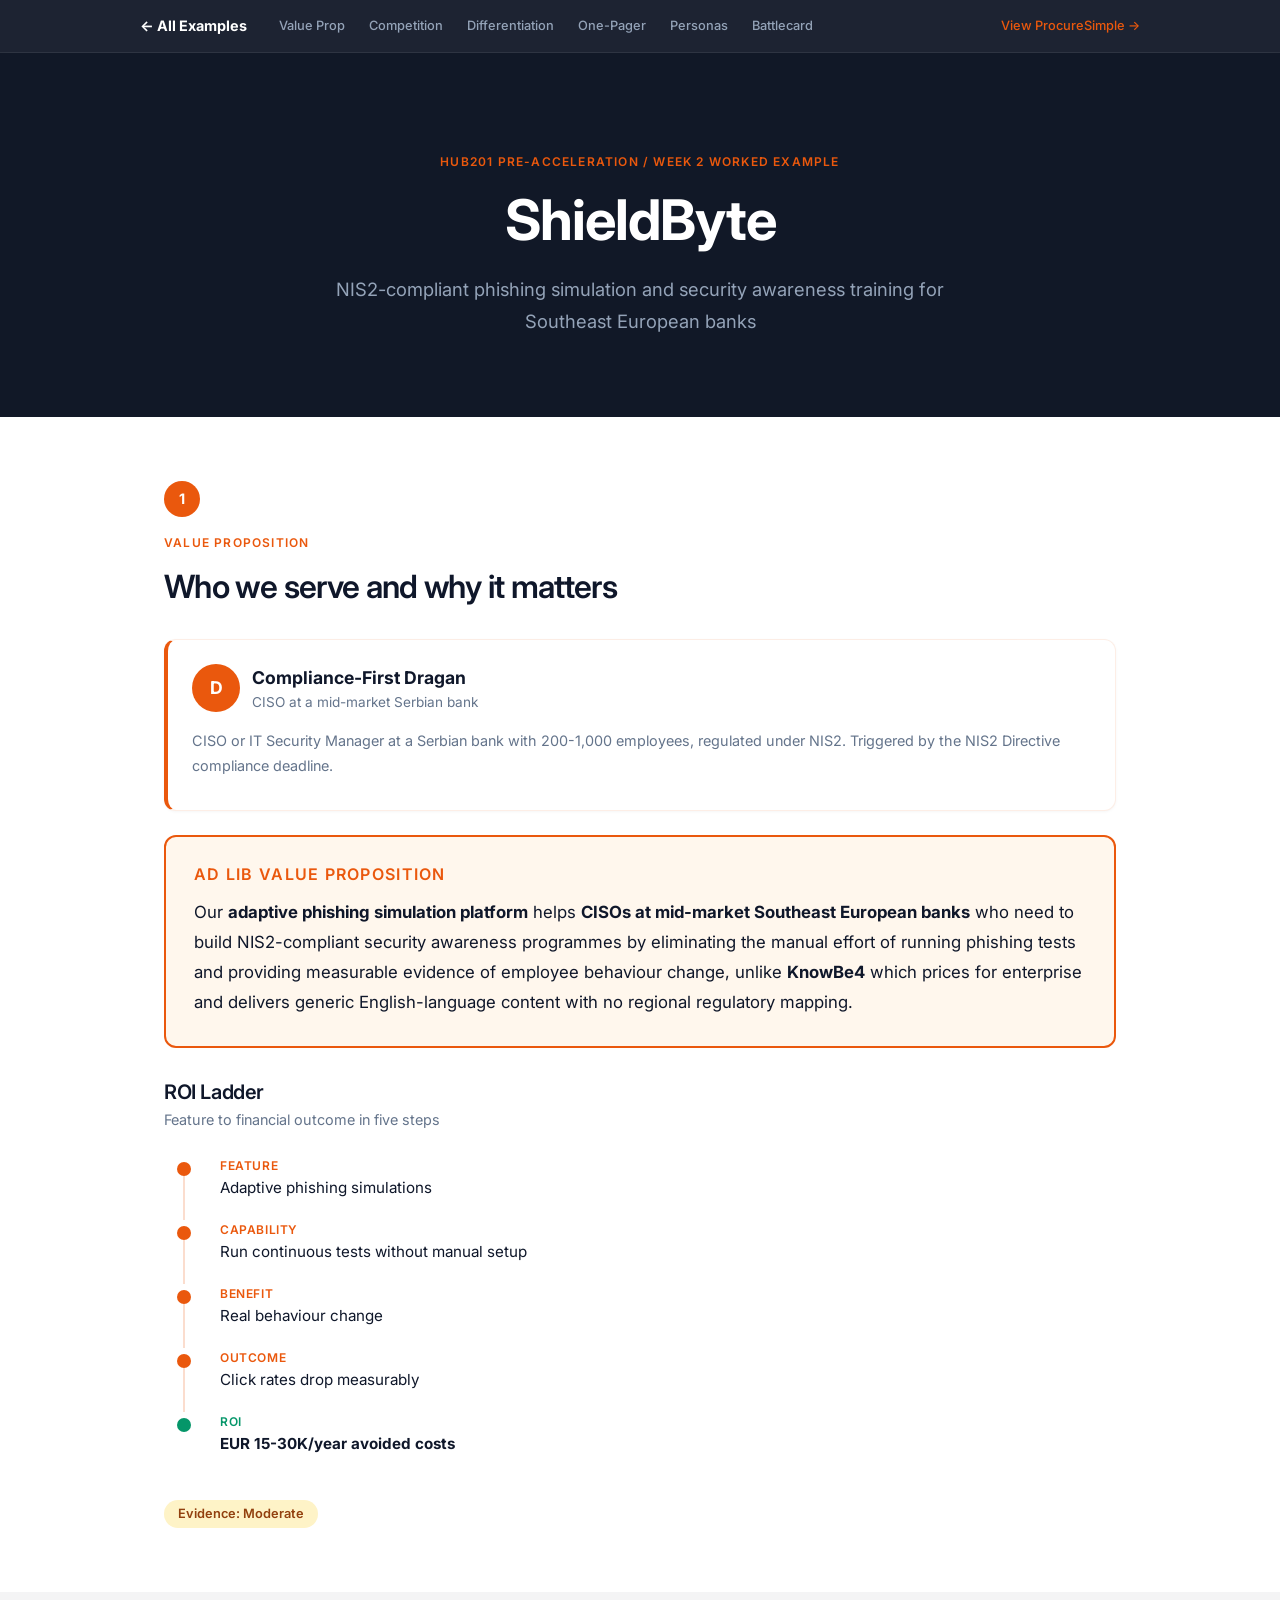
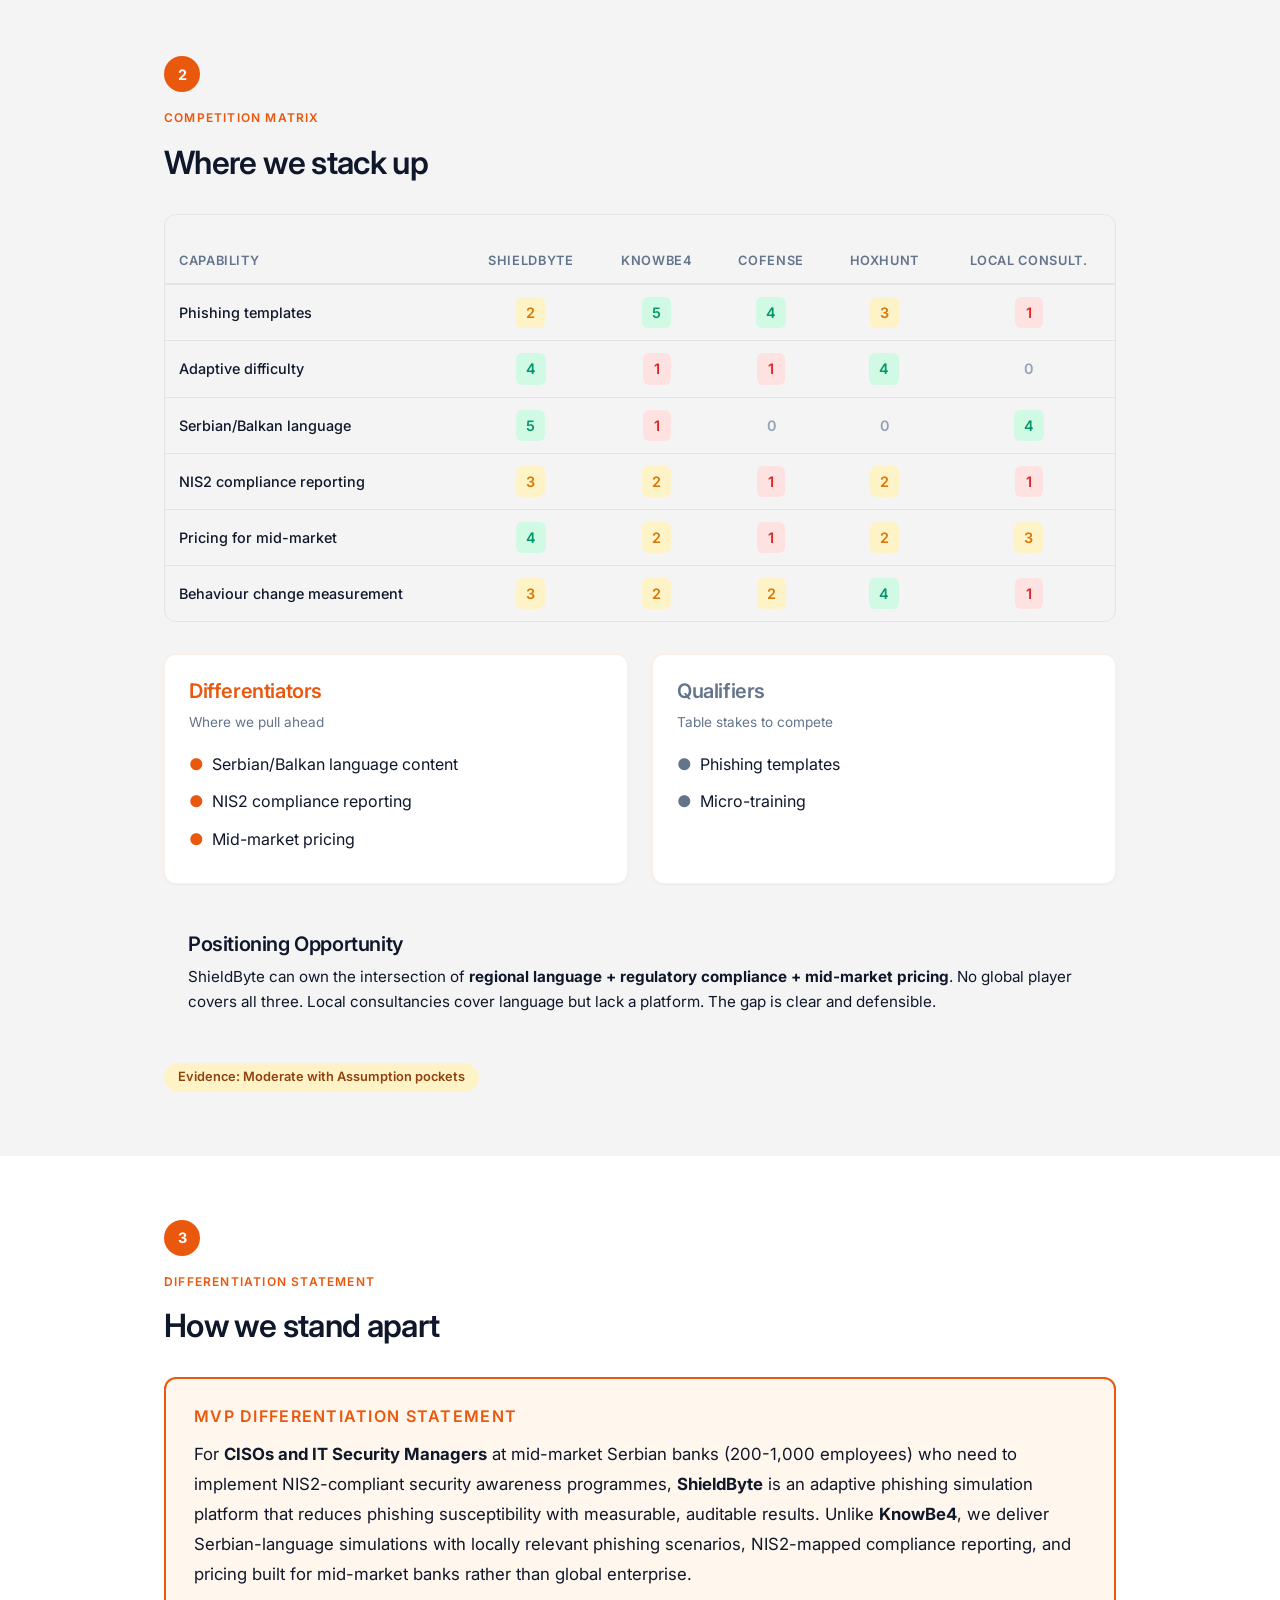
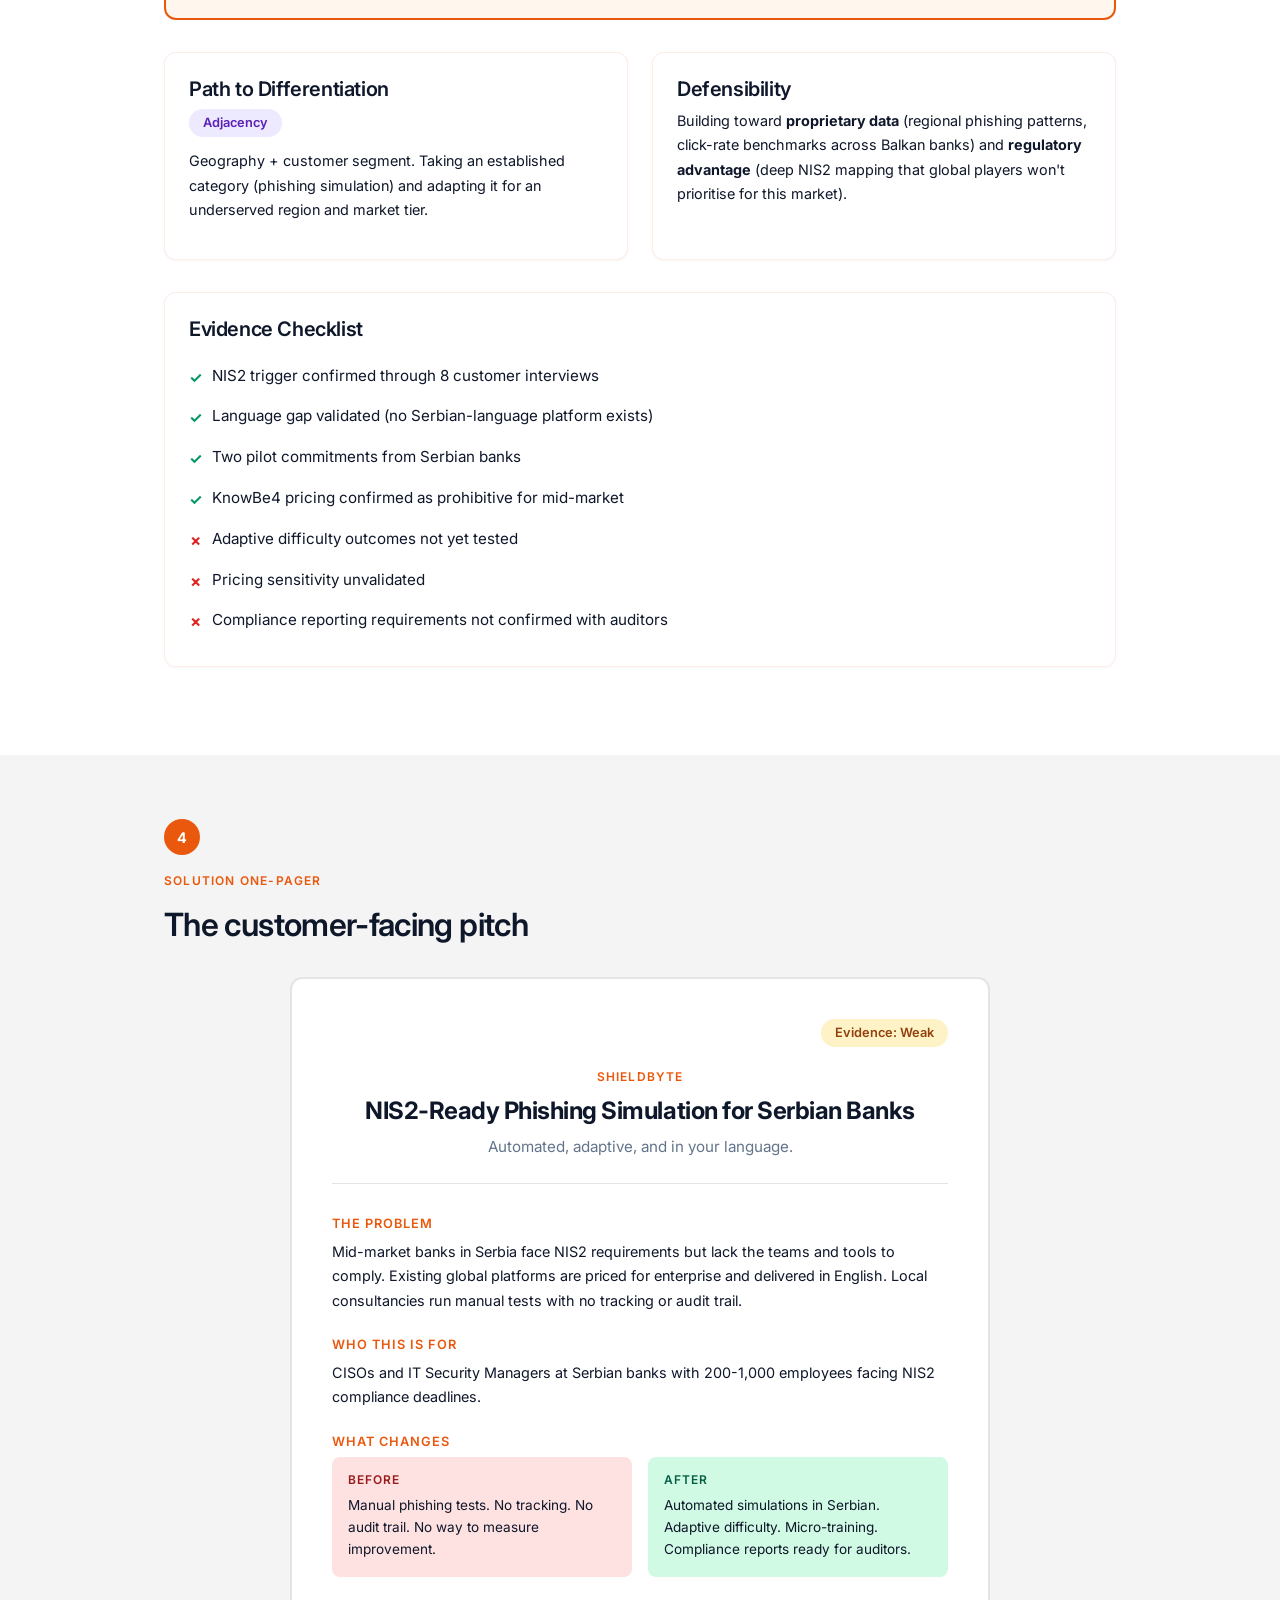
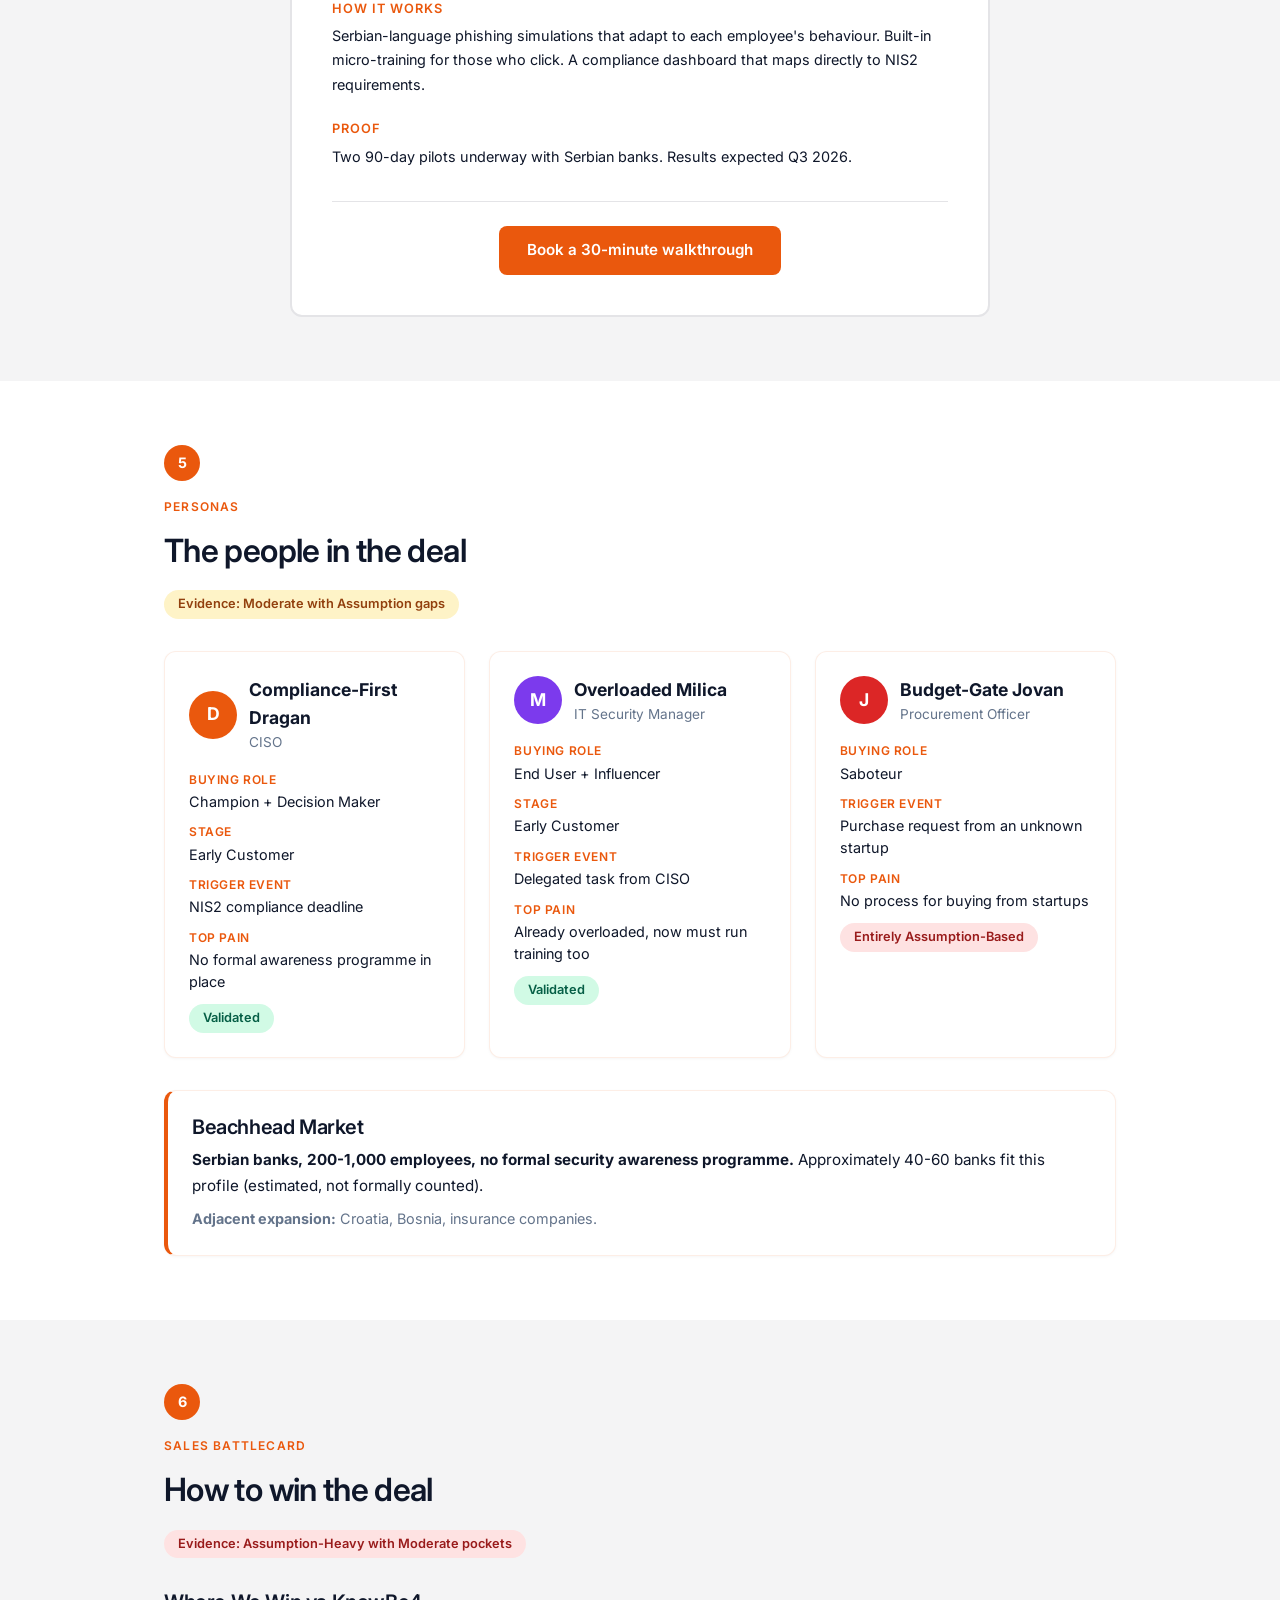
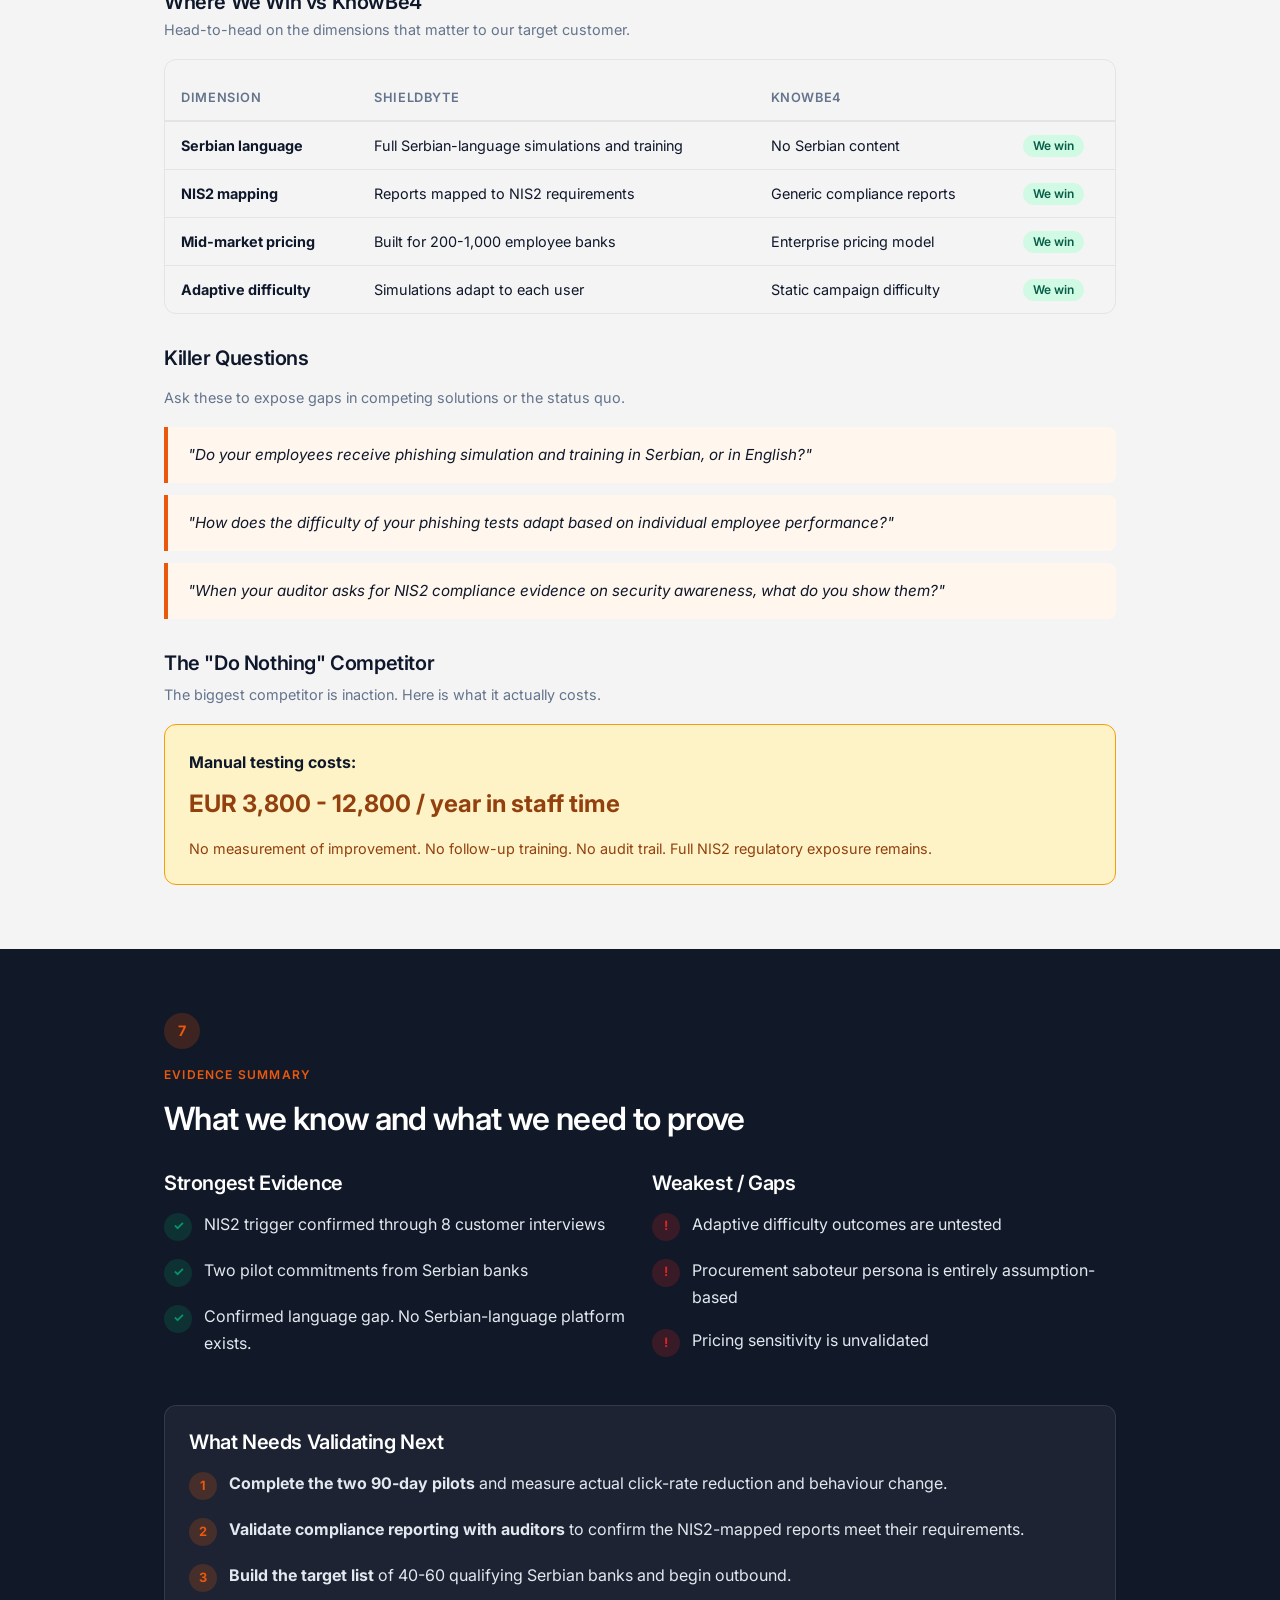
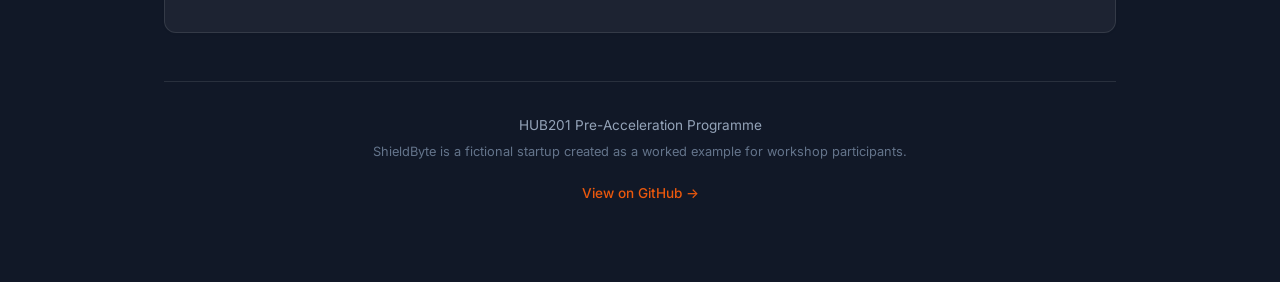
<file: examples/shieldbyte/presentation.html>
<!DOCTYPE html>
<html lang="en">
<head>
    <meta charset="UTF-8">
    <meta name="viewport" content="width=device-width, initial-scale=1.0">
    <title>ShieldByte - HUB201 Worked Example</title>
    <link rel="preconnect" href="https://fonts.googleapis.com">
    <link rel="preconnect" href="https://fonts.gstatic.com" crossorigin>
    <link href="https://fonts.googleapis.com/css2?family=Inter:wght@300;400;500;600;700&display=swap" rel="stylesheet">
    <style>
        *, *::before, *::after {
            box-sizing: border-box;
            margin: 0;
            padding: 0;
        }

        html {
            scroll-behavior: smooth;
        }

        body {
            font-family: 'Inter', -apple-system, BlinkMacSystemFont, sans-serif;
            font-size: 1rem;
            line-height: 1.6;
            color: #0F172A;
            background: #FFFFFF;
            -webkit-font-smoothing: antialiased;
            -moz-osx-font-smoothing: grayscale;
        }

        h1, h2, h3, h4, h5, h6 {
            letter-spacing: -0.02em;
            line-height: 1.2;
        }

        h1 {
            font-size: clamp(2.5rem, 5vw, 3.5rem);
            font-weight: 700;
        }

        h2 {
            font-size: clamp(1.8rem, 3vw, 2rem);
            font-weight: 600;
            margin-bottom: 12px;
        }

        h3 {
            font-size: 1.25rem;
            font-weight: 600;
            margin-bottom: 8px;
        }

        p {
            line-height: 1.7;
            margin-bottom: 12px;
        }

        .container {
            max-width: 1000px;
            margin: 0 auto;
            padding: 0 24px;
        }

        .section {
            padding: 64px 0;
        }

        .section-dark {
            background: #111827;
            color: #FFFFFF;
        }

        .section-pale {
            background: #FFF7ED;
        }

        .section-surface {
            background: #F4F4F5;
        }

        .eyebrow {
            font-size: 0.75rem;
            font-weight: 600;
            text-transform: uppercase;
            letter-spacing: 0.1em;
            color: #EA580D;
            margin-bottom: 16px;
            display: block;
        }

        .eyebrow-light {
            color: #EA580D;
        }

        .text-muted {
            color: #64748B;
        }

        .text-placeholder {
            color: #94A3B8;
        }

        .card {
            background: #FFFFFF;
            border: 1px solid rgba(234, 88, 13, 0.1);
            border-radius: 12px;
            padding: 24px;
            box-shadow: 0 1px 3px rgba(0, 0, 0, 0.04);
            transition: border-color 0.2s, box-shadow 0.2s;
        }

        .card:hover {
            border-color: rgba(234, 88, 13, 0.2);
            box-shadow: 0 4px 12px rgba(0, 0, 0, 0.06);
        }

        .card-accent {
            border-left: 4px solid #EA580D;
        }

        .card-dark {
            background: rgba(255, 255, 255, 0.05);
            border: 1px solid rgba(255, 255, 255, 0.1);
        }

        .card-dark:hover {
            border-color: rgba(255, 255, 255, 0.2);
        }

        .highlight-card {
            background: #FFF7ED;
            border: 2px solid #EA580D;
            border-radius: 12px;
            padding: 28px;
        }

        .badge {
            display: inline-block;
            padding: 4px 14px;
            border-radius: 9999px;
            font-size: 0.8rem;
            font-weight: 600;
        }

        .badge-moderate {
            background: #FEF3C7;
            color: #92400E;
        }

        .badge-emerging {
            background: #DBEAFE;
            color: #1E40AF;
        }

        .badge-weak {
            background: #FEF3C7;
            color: #92400E;
        }

        .badge-strong {
            background: #D1FAE5;
            color: #065F46;
        }

        .badge-assumption {
            background: #FEE2E2;
            color: #991B1B;
        }

        .grid-2 {
            display: grid;
            grid-template-columns: 1fr;
            gap: 24px;
        }

        .grid-3 {
            display: grid;
            grid-template-columns: 1fr;
            gap: 24px;
        }

        @media (min-width: 640px) {
            .grid-2 {
                grid-template-columns: 1fr 1fr;
            }
        }

        @media (min-width: 768px) {
            .grid-3 {
                grid-template-columns: 1fr 1fr 1fr;
            }
        }

        /* Title section */
        .title-section {
            padding: 100px 0 80px;
            text-align: center;
        }

        .title-section h1 {
            color: #FFFFFF;
            margin-bottom: 20px;
        }

        .title-section .subtitle {
            color: #94A3B8;
            font-size: 1.15rem;
            line-height: 1.7;
            max-width: 680px;
            margin: 0 auto;
            font-weight: 400;
        }

        /* Table styles */
        .score-table {
            width: 100%;
            border-collapse: collapse;
            font-size: 0.9rem;
            margin-top: 24px;
        }

        .score-table th {
            background: #F4F4F5;
            padding: 12px 14px;
            text-align: left;
            font-weight: 600;
            font-size: 0.8rem;
            text-transform: uppercase;
            letter-spacing: 0.05em;
            color: #64748B;
            border-bottom: 2px solid #E4E4E7;
        }

        .score-table td {
            padding: 12px 14px;
            border-bottom: 1px solid #E4E4E7;
        }

        .score-table tr:last-child td {
            border-bottom: none;
        }

        .score-table td:first-child {
            font-weight: 500;
        }

        .score-cell {
            text-align: center;
            font-weight: 600;
        }

        .score-high {
            color: #059669;
            background: #D1FAE5;
            border-radius: 6px;
            padding: 4px 10px;
            display: inline-block;
            min-width: 28px;
        }

        .score-mid {
            color: #D97706;
            background: #FEF3C7;
            border-radius: 6px;
            padding: 4px 10px;
            display: inline-block;
            min-width: 28px;
        }

        .score-low {
            color: #DC2626;
            background: #FEE2E2;
            border-radius: 6px;
            padding: 4px 10px;
            display: inline-block;
            min-width: 28px;
        }

        .score-zero {
            color: #94A3B8;
            background: #F4F4F5;
            border-radius: 6px;
            padding: 4px 10px;
            display: inline-block;
            min-width: 28px;
        }

        /* ROI Ladder */
        .roi-ladder {
            display: flex;
            flex-direction: column;
            gap: 0;
            margin-top: 24px;
        }

        .roi-step {
            display: flex;
            align-items: stretch;
            gap: 16px;
        }

        .roi-track {
            display: flex;
            flex-direction: column;
            align-items: center;
            width: 40px;
            flex-shrink: 0;
        }

        .roi-dot {
            width: 14px;
            height: 14px;
            border-radius: 50%;
            background: #EA580D;
            flex-shrink: 0;
            margin-top: 6px;
        }

        .roi-line {
            width: 2px;
            flex: 1;
            background: rgba(234, 88, 13, 0.2);
        }

        .roi-content {
            padding-bottom: 20px;
        }

        .roi-label {
            font-size: 0.75rem;
            font-weight: 600;
            text-transform: uppercase;
            letter-spacing: 0.05em;
            color: #EA580D;
            margin-bottom: 2px;
        }

        .roi-text {
            font-size: 0.95rem;
            color: #0F172A;
            line-height: 1.5;
        }

        /* Persona cards */
        .persona-card-header {
            display: flex;
            align-items: center;
            gap: 12px;
            margin-bottom: 16px;
        }

        .persona-avatar {
            width: 48px;
            height: 48px;
            border-radius: 50%;
            background: #EA580D;
            color: #FFFFFF;
            display: flex;
            align-items: center;
            justify-content: center;
            font-weight: 700;
            font-size: 1.1rem;
            flex-shrink: 0;
        }

        .persona-name {
            font-size: 1.1rem;
            font-weight: 700;
            color: #0F172A;
        }

        .persona-role {
            font-size: 0.85rem;
            color: #64748B;
        }

        .persona-detail {
            margin-bottom: 10px;
        }

        .persona-detail-label {
            font-size: 0.75rem;
            font-weight: 600;
            text-transform: uppercase;
            letter-spacing: 0.05em;
            color: #EA580D;
            margin-bottom: 2px;
        }

        .persona-detail-value {
            font-size: 0.9rem;
            color: #0F172A;
            line-height: 1.5;
        }

        /* Checklist */
        .checklist {
            list-style: none;
            padding: 0;
        }

        .checklist li {
            padding: 8px 0;
            display: flex;
            align-items: flex-start;
            gap: 10px;
            font-size: 0.95rem;
            line-height: 1.5;
        }

        .check-icon {
            color: #059669;
            font-weight: 700;
            flex-shrink: 0;
            margin-top: 2px;
        }

        .cross-icon {
            color: #DC2626;
            font-weight: 700;
            flex-shrink: 0;
            margin-top: 2px;
        }

        /* Battlecard table */
        .battle-table {
            width: 100%;
            border-collapse: collapse;
            margin-top: 16px;
        }

        .battle-table th {
            padding: 12px 16px;
            text-align: left;
            font-weight: 600;
            font-size: 0.8rem;
            text-transform: uppercase;
            letter-spacing: 0.05em;
            color: #64748B;
            background: #F4F4F5;
            border-bottom: 2px solid #E4E4E7;
        }

        .battle-table td {
            padding: 12px 16px;
            border-bottom: 1px solid #E4E4E7;
            font-size: 0.9rem;
            line-height: 1.5;
        }

        .battle-table tr:last-child td {
            border-bottom: none;
        }

        .win-tag {
            display: inline-block;
            background: #D1FAE5;
            color: #065F46;
            font-size: 0.75rem;
            font-weight: 600;
            padding: 2px 10px;
            border-radius: 9999px;
        }

        /* Killer question */
        .killer-q {
            background: #FFF7ED;
            border-left: 4px solid #EA580D;
            padding: 16px 20px;
            border-radius: 0 8px 8px 0;
            margin-bottom: 12px;
            font-style: italic;
            font-size: 0.95rem;
            color: #0F172A;
            line-height: 1.6;
        }

        /* One-pager styles */
        .onepager {
            background: #FFFFFF;
            border: 2px solid #E4E4E7;
            border-radius: 12px;
            padding: 40px;
            max-width: 700px;
            margin: 24px auto 0;
        }

        .onepager h3 {
            font-size: 1.5rem;
            font-weight: 700;
            text-align: center;
            margin-bottom: 8px;
        }

        .onepager .onepager-tagline {
            text-align: center;
            color: #64748B;
            font-size: 0.95rem;
            margin-bottom: 32px;
            padding-bottom: 24px;
            border-bottom: 1px solid #E4E4E7;
        }

        .onepager-section {
            margin-bottom: 24px;
        }

        .onepager-section h4 {
            font-size: 0.8rem;
            font-weight: 600;
            text-transform: uppercase;
            letter-spacing: 0.08em;
            color: #EA580D;
            margin-bottom: 8px;
        }

        .onepager-section p {
            font-size: 0.9rem;
            line-height: 1.7;
            color: #0F172A;
            margin-bottom: 0;
        }

        .onepager-before-after {
            display: grid;
            grid-template-columns: 1fr 1fr;
            gap: 16px;
        }

        .onepager-before {
            background: #FEE2E2;
            border-radius: 8px;
            padding: 16px;
        }

        .onepager-after {
            background: #D1FAE5;
            border-radius: 8px;
            padding: 16px;
        }

        .onepager-before h5, .onepager-after h5 {
            font-size: 0.75rem;
            font-weight: 600;
            text-transform: uppercase;
            letter-spacing: 0.08em;
            margin-bottom: 8px;
        }

        .onepager-before h5 {
            color: #991B1B;
        }

        .onepager-after h5 {
            color: #065F46;
        }

        .onepager-before p, .onepager-after p {
            font-size: 0.85rem;
            line-height: 1.6;
        }

        .onepager-cta {
            text-align: center;
            margin-top: 32px;
            padding-top: 24px;
            border-top: 1px solid #E4E4E7;
        }

        .onepager-cta-btn {
            display: inline-block;
            background: #EA580D;
            color: #FFFFFF;
            padding: 12px 28px;
            border-radius: 8px;
            font-weight: 600;
            font-size: 0.95rem;
            text-decoration: none;
        }

        /* Section divider */
        .section-number {
            display: inline-flex;
            align-items: center;
            justify-content: center;
            width: 36px;
            height: 36px;
            background: #EA580D;
            color: #FFFFFF;
            border-radius: 50%;
            font-weight: 700;
            font-size: 0.9rem;
            margin-bottom: 16px;
        }

        .section-number-dark {
            background: rgba(234, 88, 13, 0.2);
            color: #EA580D;
        }

        /* Evidence summary items */
        .evidence-item {
            display: flex;
            gap: 12px;
            margin-bottom: 16px;
        }

        .evidence-icon {
            width: 28px;
            height: 28px;
            border-radius: 50%;
            display: flex;
            align-items: center;
            justify-content: center;
            font-size: 0.8rem;
            font-weight: 700;
            flex-shrink: 0;
            margin-top: 2px;
        }

        .evidence-strong {
            background: rgba(5, 150, 105, 0.2);
            color: #059669;
        }

        .evidence-weak {
            background: rgba(220, 38, 38, 0.2);
            color: #DC2626;
        }

        .evidence-next {
            background: rgba(234, 88, 13, 0.2);
            color: #EA580D;
        }

        /* Responsive table scroll */
        .table-wrap {
            overflow-x: auto;
            border-radius: 12px;
            border: 1px solid #E4E4E7;
        }

        /* Positioning statement */
        .positioning-card {
            background: #F4F4F5;
            border-radius: 12px;
            padding: 24px;
            margin-top: 24px;
        }

        /* Nav dots / section indicator */
        .section-header {
            margin-bottom: 32px;
        }

        .spacer {
            height: 8px;
        }

        /* Columns */
        .col-2-layout {
            display: grid;
            grid-template-columns: 1fr;
            gap: 24px;
        }

        @media (min-width: 640px) {
            .col-2-layout {
                grid-template-columns: 1fr 1fr;
            }
        }

        /* Cost callout */
        .cost-callout {
            background: #FEF3C7;
            border: 1px solid #F59E0B;
            border-radius: 12px;
            padding: 24px;
            margin-top: 16px;
        }

        .cost-callout .cost-value {
            font-size: 1.5rem;
            font-weight: 700;
            color: #92400E;
        }
        .nav {
            position: fixed;
            top: 0;
            left: 0;
            right: 0;
            z-index: 1000;
            background: rgba(17, 24, 39, 0.95);
            backdrop-filter: blur(8px);
            border-bottom: 1px solid rgba(255, 255, 255, 0.1);
            padding: 0 24px;
        }

        .nav-inner {
            max-width: 1000px;
            margin: 0 auto;
            display: flex;
            align-items: center;
            gap: 24px;
            height: 52px;
            overflow-x: auto;
        }

        .nav a {
            color: #94A3B8;
            text-decoration: none;
            font-size: 0.8rem;
            font-weight: 500;
            white-space: nowrap;
            transition: color 0.2s;
        }

        .nav a:hover {
            color: #FFFFFF;
        }

        .nav .brand {
            color: #FFFFFF;
            font-weight: 700;
            font-size: 0.9rem;
            margin-right: 8px;
            text-decoration: none;
        }

        .nav .brand:hover {
            color: #EA580D;
        }

        body { padding-top: 52px; }
    </style>
</head>
<body>

<nav class="nav">
    <div class="nav-inner">
        <a href="../index.html" class="brand">&larr; All Examples</a>
        <a href="#value-proposition">Value Prop</a>
        <a href="#competition">Competition</a>
        <a href="#differentiation">Differentiation</a>
        <a href="#one-pager">One-Pager</a>
        <a href="#personas">Personas</a>
        <a href="#battlecard">Battlecard</a>
        <a href="../procuresimple/presentation.html" style="color: #EA580D; margin-left: auto;">View ProcureSimple &rarr;</a>
    </div>
</nav>

<!-- 1. TITLE SECTION -->
<section class="section-dark title-section">
    <div class="container">
        <span class="eyebrow eyebrow-light">HUB201 Pre-Acceleration / Week 2 Worked Example</span>
        <h1>ShieldByte</h1>
        <p class="subtitle">NIS2-compliant phishing simulation and security awareness training for Southeast European banks</p>
    </div>
</section>

<!-- 2. VALUE PROPOSITION -->
<section class="section" id="value-proposition">
    <div class="container">
        <div class="section-header">
            <span class="section-number">1</span>
            <span class="eyebrow">Value Proposition</span>
            <h2>Who we serve and why it matters</h2>
        </div>

        <!-- Persona -->
        <div class="card card-accent" style="margin-bottom: 24px;">
            <div class="persona-card-header">
                <div class="persona-avatar">D</div>
                <div>
                    <div class="persona-name">Compliance-First Dragan</div>
                    <div class="persona-role">CISO at a mid-market Serbian bank</div>
                </div>
            </div>
            <p style="font-size: 0.9rem; color: #64748B; margin-bottom: 8px;">CISO or IT Security Manager at a Serbian bank with 200-1,000 employees, regulated under NIS2. Triggered by the NIS2 Directive compliance deadline.</p>
        </div>

        <!-- Ad Lib Statement -->
        <div class="highlight-card" style="margin-bottom: 32px;">
            <h3 style="margin-bottom: 12px; font-size: 1rem; color: #EA580D; text-transform: uppercase; letter-spacing: 0.08em;">Ad Lib Value Proposition</h3>
            <p style="font-size: 1.05rem; line-height: 1.8; margin-bottom: 0;">Our <strong>adaptive phishing simulation platform</strong> helps <strong>CISOs at mid-market Southeast European banks</strong> who need to build NIS2-compliant security awareness programmes by eliminating the manual effort of running phishing tests and providing measurable evidence of employee behaviour change, unlike <strong>KnowBe4</strong> which prices for enterprise and delivers generic English-language content with no regional regulatory mapping.</p>
        </div>

        <!-- ROI Ladder -->
        <h3 style="margin-bottom: 4px;">ROI Ladder</h3>
        <p class="text-muted" style="font-size: 0.9rem; margin-bottom: 16px;">Feature to financial outcome in five steps</p>

        <div class="roi-ladder">
            <div class="roi-step">
                <div class="roi-track">
                    <div class="roi-dot"></div>
                    <div class="roi-line"></div>
                </div>
                <div class="roi-content">
                    <div class="roi-label">Feature</div>
                    <div class="roi-text">Adaptive phishing simulations</div>
                </div>
            </div>
            <div class="roi-step">
                <div class="roi-track">
                    <div class="roi-dot"></div>
                    <div class="roi-line"></div>
                </div>
                <div class="roi-content">
                    <div class="roi-label">Capability</div>
                    <div class="roi-text">Run continuous tests without manual setup</div>
                </div>
            </div>
            <div class="roi-step">
                <div class="roi-track">
                    <div class="roi-dot"></div>
                    <div class="roi-line"></div>
                </div>
                <div class="roi-content">
                    <div class="roi-label">Benefit</div>
                    <div class="roi-text">Real behaviour change</div>
                </div>
            </div>
            <div class="roi-step">
                <div class="roi-track">
                    <div class="roi-dot"></div>
                    <div class="roi-line"></div>
                </div>
                <div class="roi-content">
                    <div class="roi-label">Outcome</div>
                    <div class="roi-text">Click rates drop measurably</div>
                </div>
            </div>
            <div class="roi-step">
                <div class="roi-track">
                    <div class="roi-dot" style="background: #059669;"></div>
                </div>
                <div class="roi-content">
                    <div class="roi-label" style="color: #059669;">ROI</div>
                    <div class="roi-text"><strong>EUR 15-30K/year avoided costs</strong></div>
                </div>
            </div>
        </div>

        <div style="margin-top: 24px;">
            <span class="badge badge-moderate">Evidence: Moderate</span>
        </div>
    </div>
</section>

<!-- 3. COMPETITION MATRIX -->
<section class="section section-surface" id="competition">
    <div class="container">
        <div class="section-header">
            <span class="section-number">2</span>
            <span class="eyebrow">Competition Matrix</span>
            <h2>Where we stack up</h2>
        </div>

        <div class="table-wrap">
            <table class="score-table">
                <thead>
                    <tr>
                        <th>Capability</th>
                        <th style="text-align:center;">ShieldByte</th>
                        <th style="text-align:center;">KnowBe4</th>
                        <th style="text-align:center;">Cofense</th>
                        <th style="text-align:center;">Hoxhunt</th>
                        <th style="text-align:center;">Local Consult.</th>
                    </tr>
                </thead>
                <tbody>
                    <tr>
                        <td>Phishing templates</td>
                        <td class="score-cell"><span class="score-mid">2</span></td>
                        <td class="score-cell"><span class="score-high">5</span></td>
                        <td class="score-cell"><span class="score-high">4</span></td>
                        <td class="score-cell"><span class="score-mid">3</span></td>
                        <td class="score-cell"><span class="score-low">1</span></td>
                    </tr>
                    <tr>
                        <td>Adaptive difficulty</td>
                        <td class="score-cell"><span class="score-high">4</span></td>
                        <td class="score-cell"><span class="score-low">1</span></td>
                        <td class="score-cell"><span class="score-low">1</span></td>
                        <td class="score-cell"><span class="score-high">4</span></td>
                        <td class="score-cell"><span class="score-zero">0</span></td>
                    </tr>
                    <tr>
                        <td>Serbian/Balkan language</td>
                        <td class="score-cell"><span class="score-high">5</span></td>
                        <td class="score-cell"><span class="score-low">1</span></td>
                        <td class="score-cell"><span class="score-zero">0</span></td>
                        <td class="score-cell"><span class="score-zero">0</span></td>
                        <td class="score-cell"><span class="score-high">4</span></td>
                    </tr>
                    <tr>
                        <td>NIS2 compliance reporting</td>
                        <td class="score-cell"><span class="score-mid">3</span></td>
                        <td class="score-cell"><span class="score-mid">2</span></td>
                        <td class="score-cell"><span class="score-low">1</span></td>
                        <td class="score-cell"><span class="score-mid">2</span></td>
                        <td class="score-cell"><span class="score-low">1</span></td>
                    </tr>
                    <tr>
                        <td>Pricing for mid-market</td>
                        <td class="score-cell"><span class="score-high">4</span></td>
                        <td class="score-cell"><span class="score-mid">2</span></td>
                        <td class="score-cell"><span class="score-low">1</span></td>
                        <td class="score-cell"><span class="score-mid">2</span></td>
                        <td class="score-cell"><span class="score-mid">3</span></td>
                    </tr>
                    <tr>
                        <td>Behaviour change measurement</td>
                        <td class="score-cell"><span class="score-mid">3</span></td>
                        <td class="score-cell"><span class="score-mid">2</span></td>
                        <td class="score-cell"><span class="score-mid">2</span></td>
                        <td class="score-cell"><span class="score-high">4</span></td>
                        <td class="score-cell"><span class="score-low">1</span></td>
                    </tr>
                </tbody>
            </table>
        </div>

        <!-- Differentiators vs Qualifiers -->
        <div class="col-2-layout" style="margin-top: 32px;">
            <div class="card">
                <h3 style="color: #EA580D;">Differentiators</h3>
                <p class="text-muted" style="font-size: 0.85rem; margin-bottom: 12px;">Where we pull ahead</p>
                <ul style="list-style: none; padding: 0;">
                    <li style="padding: 6px 0; display: flex; gap: 8px; align-items: flex-start;">
                        <span style="color: #EA580D; font-weight: 700;">&#9679;</span> Serbian/Balkan language content
                    </li>
                    <li style="padding: 6px 0; display: flex; gap: 8px; align-items: flex-start;">
                        <span style="color: #EA580D; font-weight: 700;">&#9679;</span> NIS2 compliance reporting
                    </li>
                    <li style="padding: 6px 0; display: flex; gap: 8px; align-items: flex-start;">
                        <span style="color: #EA580D; font-weight: 700;">&#9679;</span> Mid-market pricing
                    </li>
                </ul>
            </div>
            <div class="card">
                <h3 style="color: #64748B;">Qualifiers</h3>
                <p class="text-muted" style="font-size: 0.85rem; margin-bottom: 12px;">Table stakes to compete</p>
                <ul style="list-style: none; padding: 0;">
                    <li style="padding: 6px 0; display: flex; gap: 8px; align-items: flex-start;">
                        <span style="color: #64748B; font-weight: 700;">&#9679;</span> Phishing templates
                    </li>
                    <li style="padding: 6px 0; display: flex; gap: 8px; align-items: flex-start;">
                        <span style="color: #64748B; font-weight: 700;">&#9679;</span> Micro-training
                    </li>
                </ul>
            </div>
        </div>

        <!-- Positioning opportunity -->
        <div class="positioning-card" style="margin-top: 24px;">
            <h3 style="margin-bottom: 8px;">Positioning Opportunity</h3>
            <p style="font-size: 0.95rem; line-height: 1.7; margin-bottom: 0;">ShieldByte can own the intersection of <strong>regional language + regulatory compliance + mid-market pricing</strong>. No global player covers all three. Local consultancies cover language but lack a platform. The gap is clear and defensible.</p>
        </div>

        <div style="margin-top: 24px;">
            <span class="badge badge-moderate">Evidence: Moderate with Assumption pockets</span>
        </div>
    </div>
</section>

<!-- 4. DIFFERENTIATION STATEMENT -->
<section class="section" id="differentiation">
    <div class="container">
        <div class="section-header">
            <span class="section-number">3</span>
            <span class="eyebrow">Differentiation Statement</span>
            <h2>How we stand apart</h2>
        </div>

        <div class="highlight-card" style="margin-bottom: 32px;">
            <h3 style="margin-bottom: 12px; font-size: 1rem; color: #EA580D; text-transform: uppercase; letter-spacing: 0.08em;">MVP Differentiation Statement</h3>
            <p style="font-size: 1.05rem; line-height: 1.8; margin-bottom: 0;">For <strong>CISOs and IT Security Managers</strong> at mid-market Serbian banks (200-1,000 employees) who need to implement NIS2-compliant security awareness programmes, <strong>ShieldByte</strong> is an adaptive phishing simulation platform that reduces phishing susceptibility with measurable, auditable results. Unlike <strong>KnowBe4</strong>, we deliver Serbian-language simulations with locally relevant phishing scenarios, NIS2-mapped compliance reporting, and pricing built for mid-market banks rather than global enterprise.</p>
        </div>

        <div class="col-2-layout" style="margin-bottom: 32px;">
            <div class="card">
                <h3>Path to Differentiation</h3>
                <div style="margin-top: 8px;">
                    <span class="badge" style="background: #EDE9FE; color: #5B21B6;">Adjacency</span>
                </div>
                <p style="margin-top: 12px; font-size: 0.9rem; line-height: 1.7;">Geography + customer segment. Taking an established category (phishing simulation) and adapting it for an underserved region and market tier.</p>
            </div>
            <div class="card">
                <h3>Defensibility</h3>
                <p style="margin-top: 8px; font-size: 0.9rem; line-height: 1.7;">Building toward <strong>proprietary data</strong> (regional phishing patterns, click-rate benchmarks across Balkan banks) and <strong>regulatory advantage</strong> (deep NIS2 mapping that global players won't prioritise for this market).</p>
            </div>
        </div>

        <div class="card" style="margin-bottom: 24px;">
            <h3 style="margin-bottom: 16px;">Evidence Checklist</h3>
            <ul class="checklist">
                <li><span class="check-icon">&#10003;</span> NIS2 trigger confirmed through 8 customer interviews</li>
                <li><span class="check-icon">&#10003;</span> Language gap validated (no Serbian-language platform exists)</li>
                <li><span class="check-icon">&#10003;</span> Two pilot commitments from Serbian banks</li>
                <li><span class="check-icon">&#10003;</span> KnowBe4 pricing confirmed as prohibitive for mid-market</li>
                <li><span class="cross-icon">&#10007;</span> Adaptive difficulty outcomes not yet tested</li>
                <li><span class="cross-icon">&#10007;</span> Pricing sensitivity unvalidated</li>
                <li><span class="cross-icon">&#10007;</span> Compliance reporting requirements not confirmed with auditors</li>
            </ul>
        </div>
    </div>
</section>

<!-- 5. SOLUTION ONE-PAGER -->
<section class="section section-surface" id="one-pager">
    <div class="container">
        <div class="section-header">
            <span class="section-number">4</span>
            <span class="eyebrow">Solution One-Pager</span>
            <h2>The customer-facing pitch</h2>
        </div>

        <div class="onepager">
            <div style="text-align: right; margin-bottom: 16px;">
                <span class="badge badge-weak">Evidence: Weak</span>
            </div>
            <div style="text-align: center; margin-bottom: 8px;">
                <span style="font-size: 0.75rem; font-weight: 600; text-transform: uppercase; letter-spacing: 0.1em; color: #EA580D;">ShieldByte</span>
            </div>
            <h3>NIS2-Ready Phishing Simulation for Serbian Banks</h3>
            <p class="onepager-tagline">Automated, adaptive, and in your language.</p>

            <div class="onepager-section">
                <h4>The Problem</h4>
                <p>Mid-market banks in Serbia face NIS2 requirements but lack the teams and tools to comply. Existing global platforms are priced for enterprise and delivered in English. Local consultancies run manual tests with no tracking or audit trail.</p>
            </div>

            <div class="onepager-section">
                <h4>Who This Is For</h4>
                <p>CISOs and IT Security Managers at Serbian banks with 200-1,000 employees facing NIS2 compliance deadlines.</p>
            </div>

            <div class="onepager-section">
                <h4>What Changes</h4>
                <div class="onepager-before-after">
                    <div class="onepager-before">
                        <h5>Before</h5>
                        <p>Manual phishing tests. No tracking. No audit trail. No way to measure improvement.</p>
                    </div>
                    <div class="onepager-after">
                        <h5>After</h5>
                        <p>Automated simulations in Serbian. Adaptive difficulty. Micro-training. Compliance reports ready for auditors.</p>
                    </div>
                </div>
            </div>

            <div class="onepager-section">
                <h4>How It Works</h4>
                <p>Serbian-language phishing simulations that adapt to each employee's behaviour. Built-in micro-training for those who click. A compliance dashboard that maps directly to NIS2 requirements.</p>
            </div>

            <div class="onepager-section">
                <h4>Proof</h4>
                <p>Two 90-day pilots underway with Serbian banks. Results expected Q3 2026.</p>
            </div>

            <div class="onepager-cta">
                <span class="onepager-cta-btn">Book a 30-minute walkthrough</span>
            </div>
        </div>
    </div>
</section>

<!-- 6. PERSONAS -->
<section class="section" id="personas">
    <div class="container">
        <div class="section-header">
            <span class="section-number">5</span>
            <span class="eyebrow">Personas</span>
            <h2>The people in the deal</h2>
            <span class="badge badge-moderate" style="margin-top: 8px;">Evidence: Moderate with Assumption gaps</span>
        </div>

        <div class="grid-3">
            <!-- Dragan -->
            <div class="card">
                <div class="persona-card-header">
                    <div class="persona-avatar">D</div>
                    <div>
                        <div class="persona-name">Compliance-First Dragan</div>
                        <div class="persona-role">CISO</div>
                    </div>
                </div>
                <div class="persona-detail">
                    <div class="persona-detail-label">Buying Role</div>
                    <div class="persona-detail-value">Champion + Decision Maker</div>
                </div>
                <div class="persona-detail">
                    <div class="persona-detail-label">Stage</div>
                    <div class="persona-detail-value">Early Customer</div>
                </div>
                <div class="persona-detail">
                    <div class="persona-detail-label">Trigger Event</div>
                    <div class="persona-detail-value">NIS2 compliance deadline</div>
                </div>
                <div class="persona-detail">
                    <div class="persona-detail-label">Top Pain</div>
                    <div class="persona-detail-value">No formal awareness programme in place</div>
                </div>
                <div style="margin-top: 12px;">
                    <span class="badge badge-strong">Validated</span>
                </div>
            </div>

            <!-- Milica -->
            <div class="card">
                <div class="persona-card-header">
                    <div class="persona-avatar" style="background: #7C3AED;">M</div>
                    <div>
                        <div class="persona-name">Overloaded Milica</div>
                        <div class="persona-role">IT Security Manager</div>
                    </div>
                </div>
                <div class="persona-detail">
                    <div class="persona-detail-label">Buying Role</div>
                    <div class="persona-detail-value">End User + Influencer</div>
                </div>
                <div class="persona-detail">
                    <div class="persona-detail-label">Stage</div>
                    <div class="persona-detail-value">Early Customer</div>
                </div>
                <div class="persona-detail">
                    <div class="persona-detail-label">Trigger Event</div>
                    <div class="persona-detail-value">Delegated task from CISO</div>
                </div>
                <div class="persona-detail">
                    <div class="persona-detail-label">Top Pain</div>
                    <div class="persona-detail-value">Already overloaded, now must run training too</div>
                </div>
                <div style="margin-top: 12px;">
                    <span class="badge badge-strong">Validated</span>
                </div>
            </div>

            <!-- Jovan -->
            <div class="card">
                <div class="persona-card-header">
                    <div class="persona-avatar" style="background: #DC2626;">J</div>
                    <div>
                        <div class="persona-name">Budget-Gate Jovan</div>
                        <div class="persona-role">Procurement Officer</div>
                    </div>
                </div>
                <div class="persona-detail">
                    <div class="persona-detail-label">Buying Role</div>
                    <div class="persona-detail-value">Saboteur</div>
                </div>
                <div class="persona-detail">
                    <div class="persona-detail-label">Trigger Event</div>
                    <div class="persona-detail-value">Purchase request from an unknown startup</div>
                </div>
                <div class="persona-detail">
                    <div class="persona-detail-label">Top Pain</div>
                    <div class="persona-detail-value">No process for buying from startups</div>
                </div>
                <div style="margin-top: 12px;">
                    <span class="badge badge-assumption">Entirely Assumption-Based</span>
                </div>
            </div>
        </div>

        <!-- Beachhead -->
        <div class="card card-accent" style="margin-top: 32px;">
            <h3>Beachhead Market</h3>
            <p style="font-size: 0.95rem; line-height: 1.7; margin-bottom: 8px;"><strong>Serbian banks, 200-1,000 employees, no formal security awareness programme.</strong> Approximately 40-60 banks fit this profile (estimated, not formally counted).</p>
            <p style="font-size: 0.9rem; color: #64748B; margin-bottom: 0;"><strong>Adjacent expansion:</strong> Croatia, Bosnia, insurance companies.</p>
        </div>
    </div>
</section>

<!-- 7. SALES BATTLECARD -->
<section class="section section-surface" id="battlecard">
    <div class="container">
        <div class="section-header">
            <span class="section-number">6</span>
            <span class="eyebrow">Sales Battlecard</span>
            <h2>How to win the deal</h2>
            <span class="badge badge-assumption" style="margin-top: 8px;">Evidence: Assumption-Heavy with Moderate pockets</span>
        </div>

        <h3 style="margin-bottom: 4px;">Where We Win vs KnowBe4</h3>
        <p class="text-muted" style="font-size: 0.9rem; margin-bottom: 0;">Head-to-head on the dimensions that matter to our target customer.</p>

        <div class="table-wrap" style="margin-top: 16px; margin-bottom: 32px;">
            <table class="battle-table">
                <thead>
                    <tr>
                        <th>Dimension</th>
                        <th>ShieldByte</th>
                        <th>KnowBe4</th>
                        <th></th>
                    </tr>
                </thead>
                <tbody>
                    <tr>
                        <td><strong>Serbian language</strong></td>
                        <td>Full Serbian-language simulations and training</td>
                        <td>No Serbian content</td>
                        <td><span class="win-tag">We win</span></td>
                    </tr>
                    <tr>
                        <td><strong>NIS2 mapping</strong></td>
                        <td>Reports mapped to NIS2 requirements</td>
                        <td>Generic compliance reports</td>
                        <td><span class="win-tag">We win</span></td>
                    </tr>
                    <tr>
                        <td><strong>Mid-market pricing</strong></td>
                        <td>Built for 200-1,000 employee banks</td>
                        <td>Enterprise pricing model</td>
                        <td><span class="win-tag">We win</span></td>
                    </tr>
                    <tr>
                        <td><strong>Adaptive difficulty</strong></td>
                        <td>Simulations adapt to each user</td>
                        <td>Static campaign difficulty</td>
                        <td><span class="win-tag">We win</span></td>
                    </tr>
                </tbody>
            </table>
        </div>

        <h3 style="margin-bottom: 16px;">Killer Questions</h3>
        <p class="text-muted" style="font-size: 0.9rem; margin-bottom: 16px;">Ask these to expose gaps in competing solutions or the status quo.</p>

        <div class="killer-q">"Do your employees receive phishing simulation and training in Serbian, or in English?"</div>
        <div class="killer-q">"How does the difficulty of your phishing tests adapt based on individual employee performance?"</div>
        <div class="killer-q">"When your auditor asks for NIS2 compliance evidence on security awareness, what do you show them?"</div>

        <h3 style="margin-top: 32px; margin-bottom: 8px;">The "Do Nothing" Competitor</h3>
        <p class="text-muted" style="font-size: 0.9rem; margin-bottom: 16px;">The biggest competitor is inaction. Here is what it actually costs.</p>

        <div class="cost-callout">
            <p style="margin-bottom: 8px;"><strong>Manual testing costs:</strong></p>
            <p class="cost-value" style="margin-bottom: 12px;">EUR 3,800 - 12,800 / year in staff time</p>
            <p style="font-size: 0.9rem; line-height: 1.6; color: #92400E; margin-bottom: 0;">No measurement of improvement. No follow-up training. No audit trail. Full NIS2 regulatory exposure remains.</p>
        </div>
    </div>
</section>

<!-- 8. EVIDENCE SUMMARY -->
<section class="section-dark section" id="evidence">
    <div class="container">
        <div class="section-header">
            <span class="section-number section-number-dark">7</span>
            <span class="eyebrow eyebrow-light">Evidence Summary</span>
            <h2 style="color: #FFFFFF;">What we know and what we need to prove</h2>
        </div>

        <div class="col-2-layout" style="margin-bottom: 32px;">
            <div>
                <h3 style="color: #FFFFFF; margin-bottom: 16px;">Strongest Evidence</h3>
                <div class="evidence-item">
                    <div class="evidence-icon evidence-strong">&#10003;</div>
                    <div>
                        <p style="color: #E2E8F0; margin-bottom: 0;">NIS2 trigger confirmed through 8 customer interviews</p>
                    </div>
                </div>
                <div class="evidence-item">
                    <div class="evidence-icon evidence-strong">&#10003;</div>
                    <div>
                        <p style="color: #E2E8F0; margin-bottom: 0;">Two pilot commitments from Serbian banks</p>
                    </div>
                </div>
                <div class="evidence-item">
                    <div class="evidence-icon evidence-strong">&#10003;</div>
                    <div>
                        <p style="color: #E2E8F0; margin-bottom: 0;">Confirmed language gap. No Serbian-language platform exists.</p>
                    </div>
                </div>
            </div>
            <div>
                <h3 style="color: #FFFFFF; margin-bottom: 16px;">Weakest / Gaps</h3>
                <div class="evidence-item">
                    <div class="evidence-icon evidence-weak">!</div>
                    <div>
                        <p style="color: #E2E8F0; margin-bottom: 0;">Adaptive difficulty outcomes are untested</p>
                    </div>
                </div>
                <div class="evidence-item">
                    <div class="evidence-icon evidence-weak">!</div>
                    <div>
                        <p style="color: #E2E8F0; margin-bottom: 0;">Procurement saboteur persona is entirely assumption-based</p>
                    </div>
                </div>
                <div class="evidence-item">
                    <div class="evidence-icon evidence-weak">!</div>
                    <div>
                        <p style="color: #E2E8F0; margin-bottom: 0;">Pricing sensitivity is unvalidated</p>
                    </div>
                </div>
            </div>
        </div>

        <div class="card-dark card" style="background: rgba(255,255,255,0.05); border-color: rgba(255,255,255,0.1);">
            <h3 style="color: #FFFFFF; margin-bottom: 16px;">What Needs Validating Next</h3>
            <div class="evidence-item">
                <div class="evidence-icon evidence-next">1</div>
                <div>
                    <p style="color: #E2E8F0; margin-bottom: 0;"><strong>Complete the two 90-day pilots</strong> and measure actual click-rate reduction and behaviour change.</p>
                </div>
            </div>
            <div class="evidence-item">
                <div class="evidence-icon evidence-next">2</div>
                <div>
                    <p style="color: #E2E8F0; margin-bottom: 0;"><strong>Validate compliance reporting with auditors</strong> to confirm the NIS2-mapped reports meet their requirements.</p>
                </div>
            </div>
            <div class="evidence-item">
                <div class="evidence-icon evidence-next">3</div>
                <div>
                    <p style="color: #E2E8F0; margin-bottom: 0;"><strong>Build the target list</strong> of 40-60 qualifying Serbian banks and begin outbound.</p>
                </div>
            </div>
        </div>

        <div style="text-align: center; margin-top: 48px; padding-top: 32px; border-top: 1px solid rgba(255,255,255,0.1);">
            <p style="color: #94A3B8; font-size: 0.85rem; margin-bottom: 4px;">HUB201 Pre-Acceleration Programme</p>
            <p style="color: #64748B; font-size: 0.8rem; margin-bottom: 0;">ShieldByte is a fictional startup created as a worked example for workshop participants.</p>
            <p style="margin-top: 16px;"><a href="https://github.com/TheGinjaNinja/hub201-workshop" style="color: #EA580D; text-decoration: none; font-size: 0.85rem; font-weight: 500;">View on GitHub &rarr;</a></p>
        </div>
    </div>
</section>

</body>
</html>
</file>
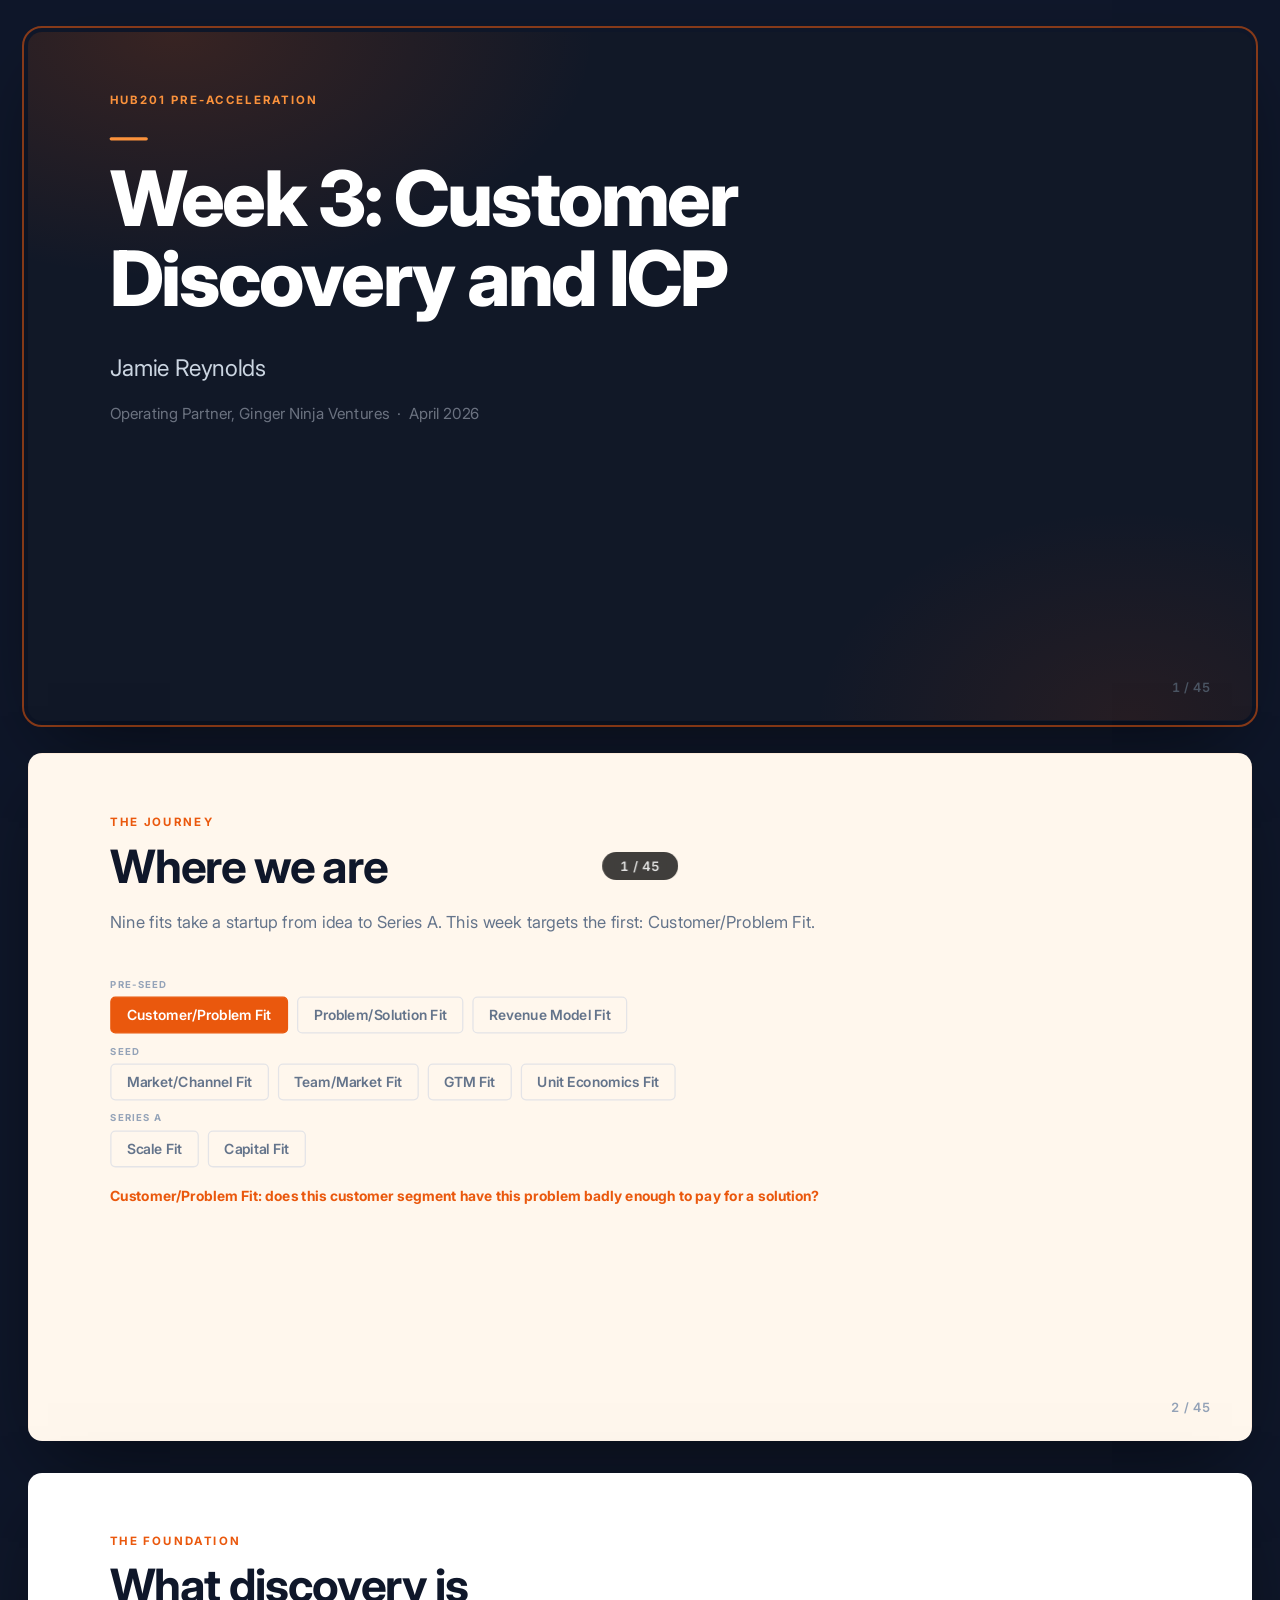
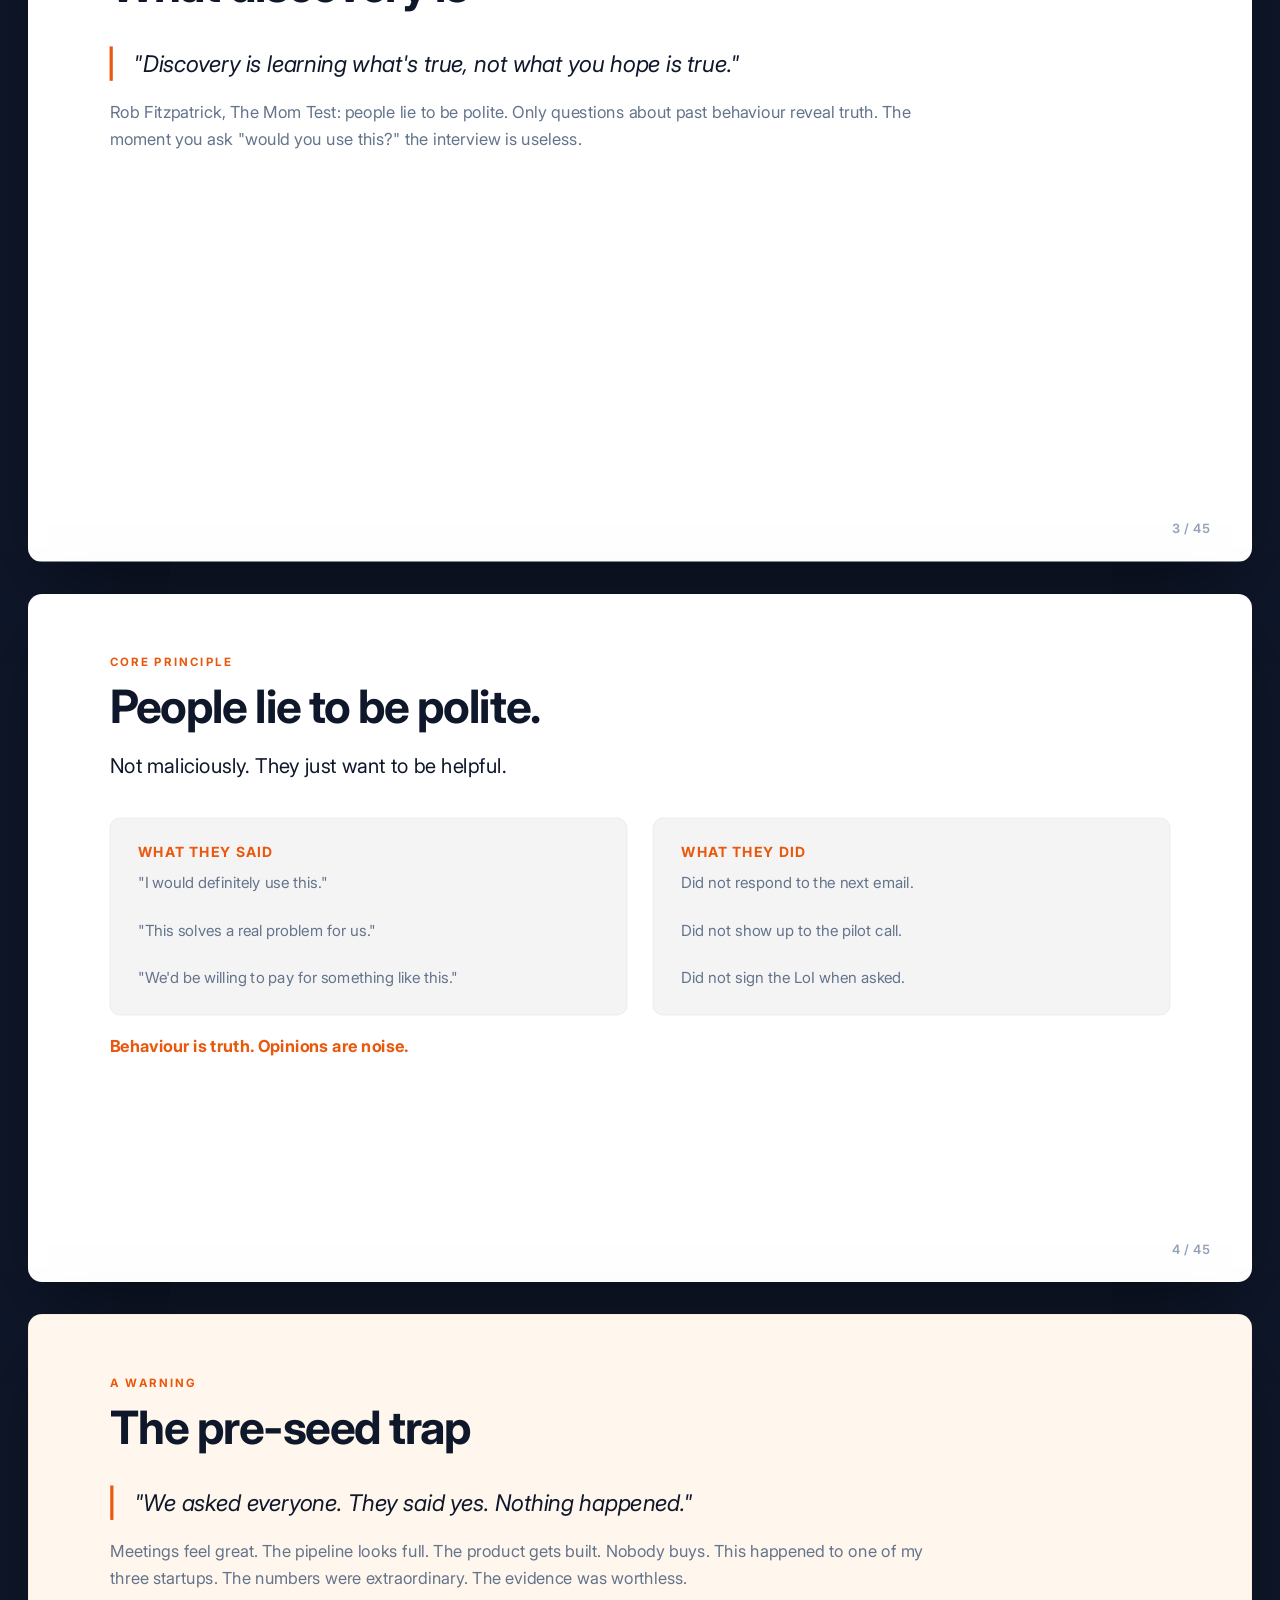
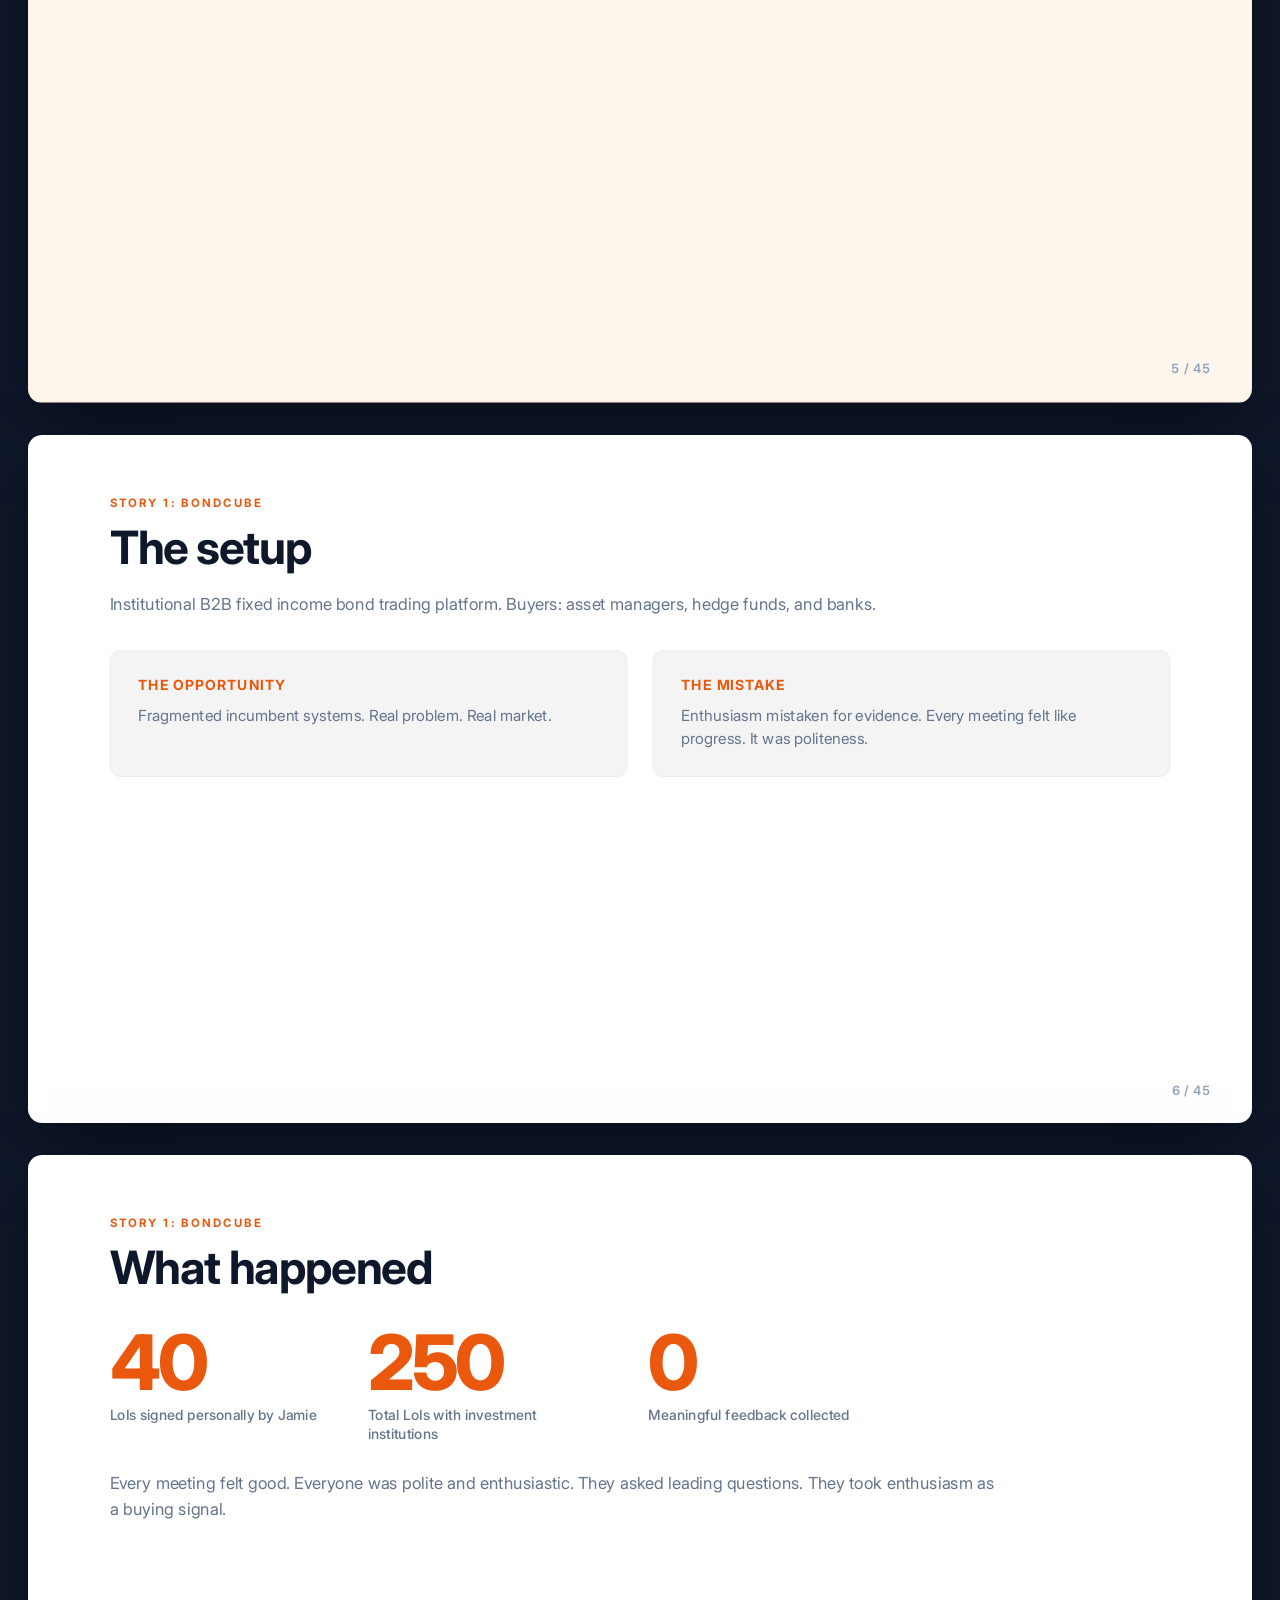
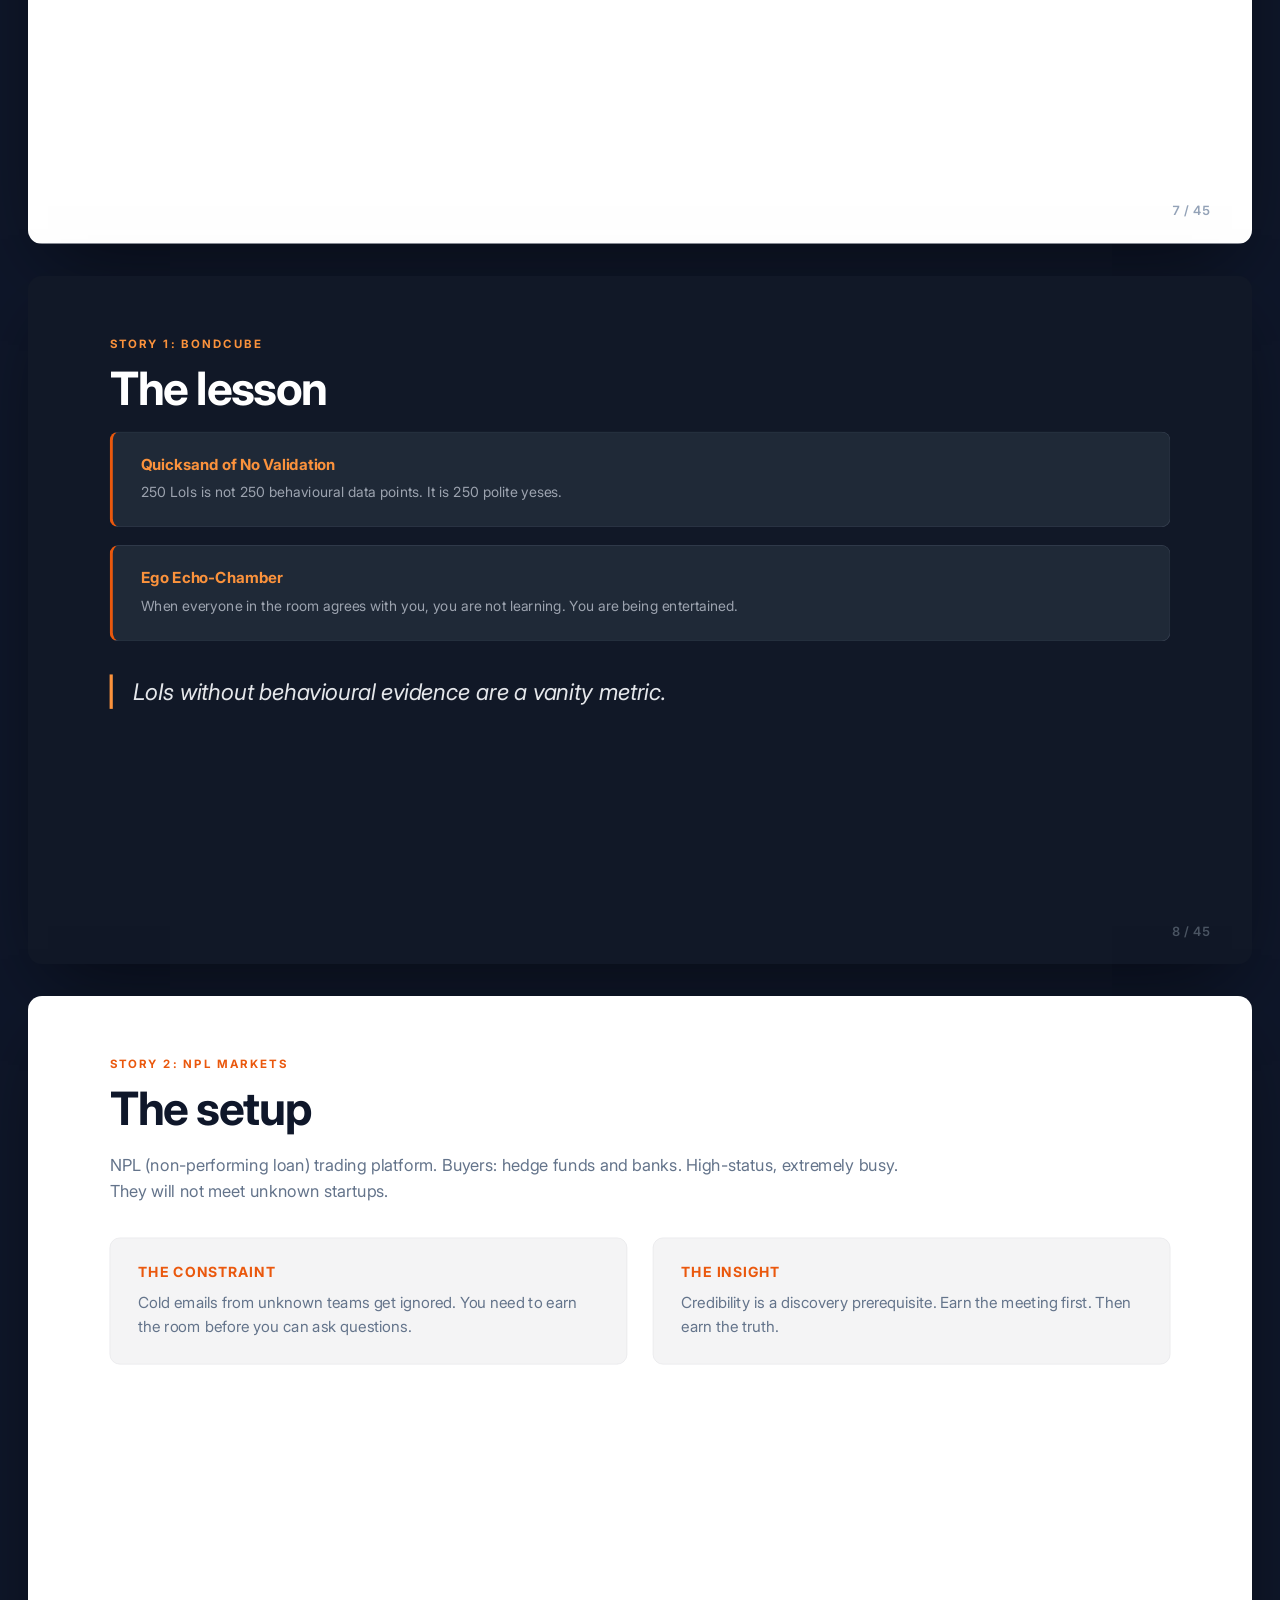
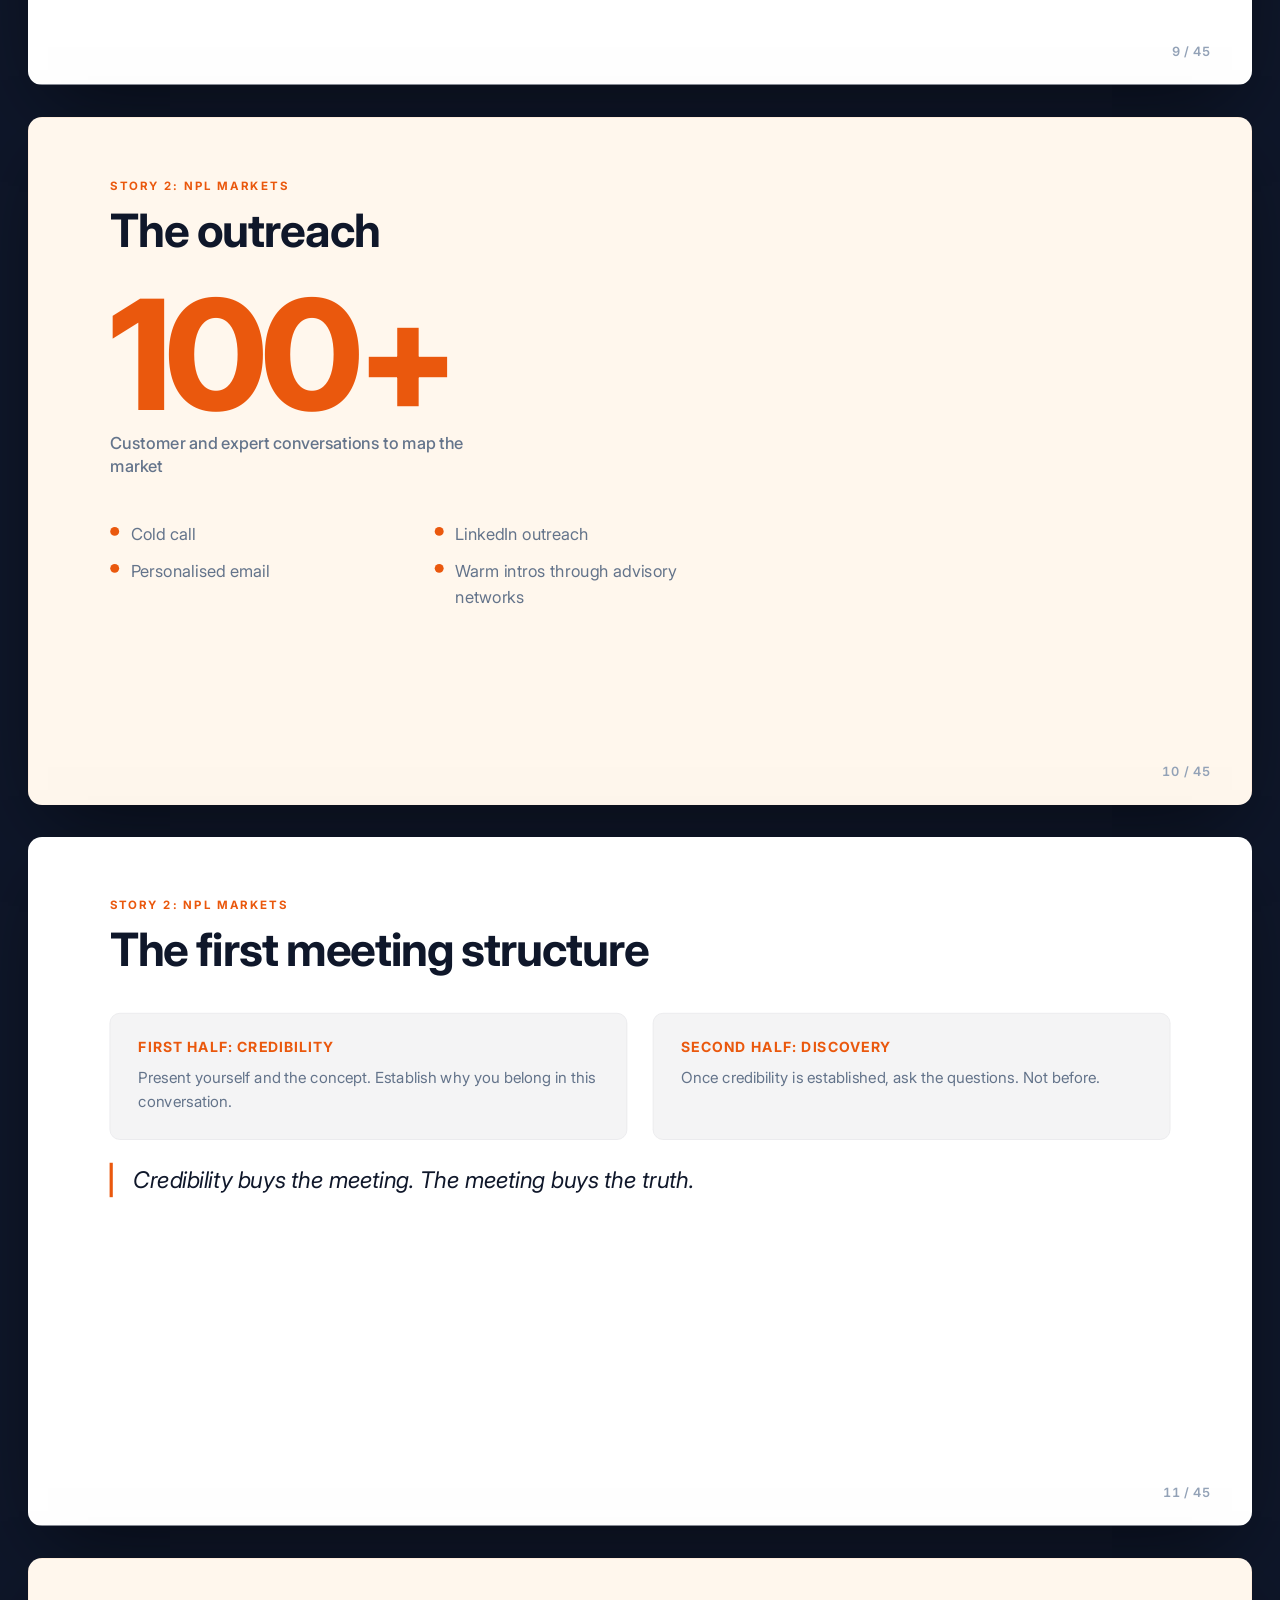
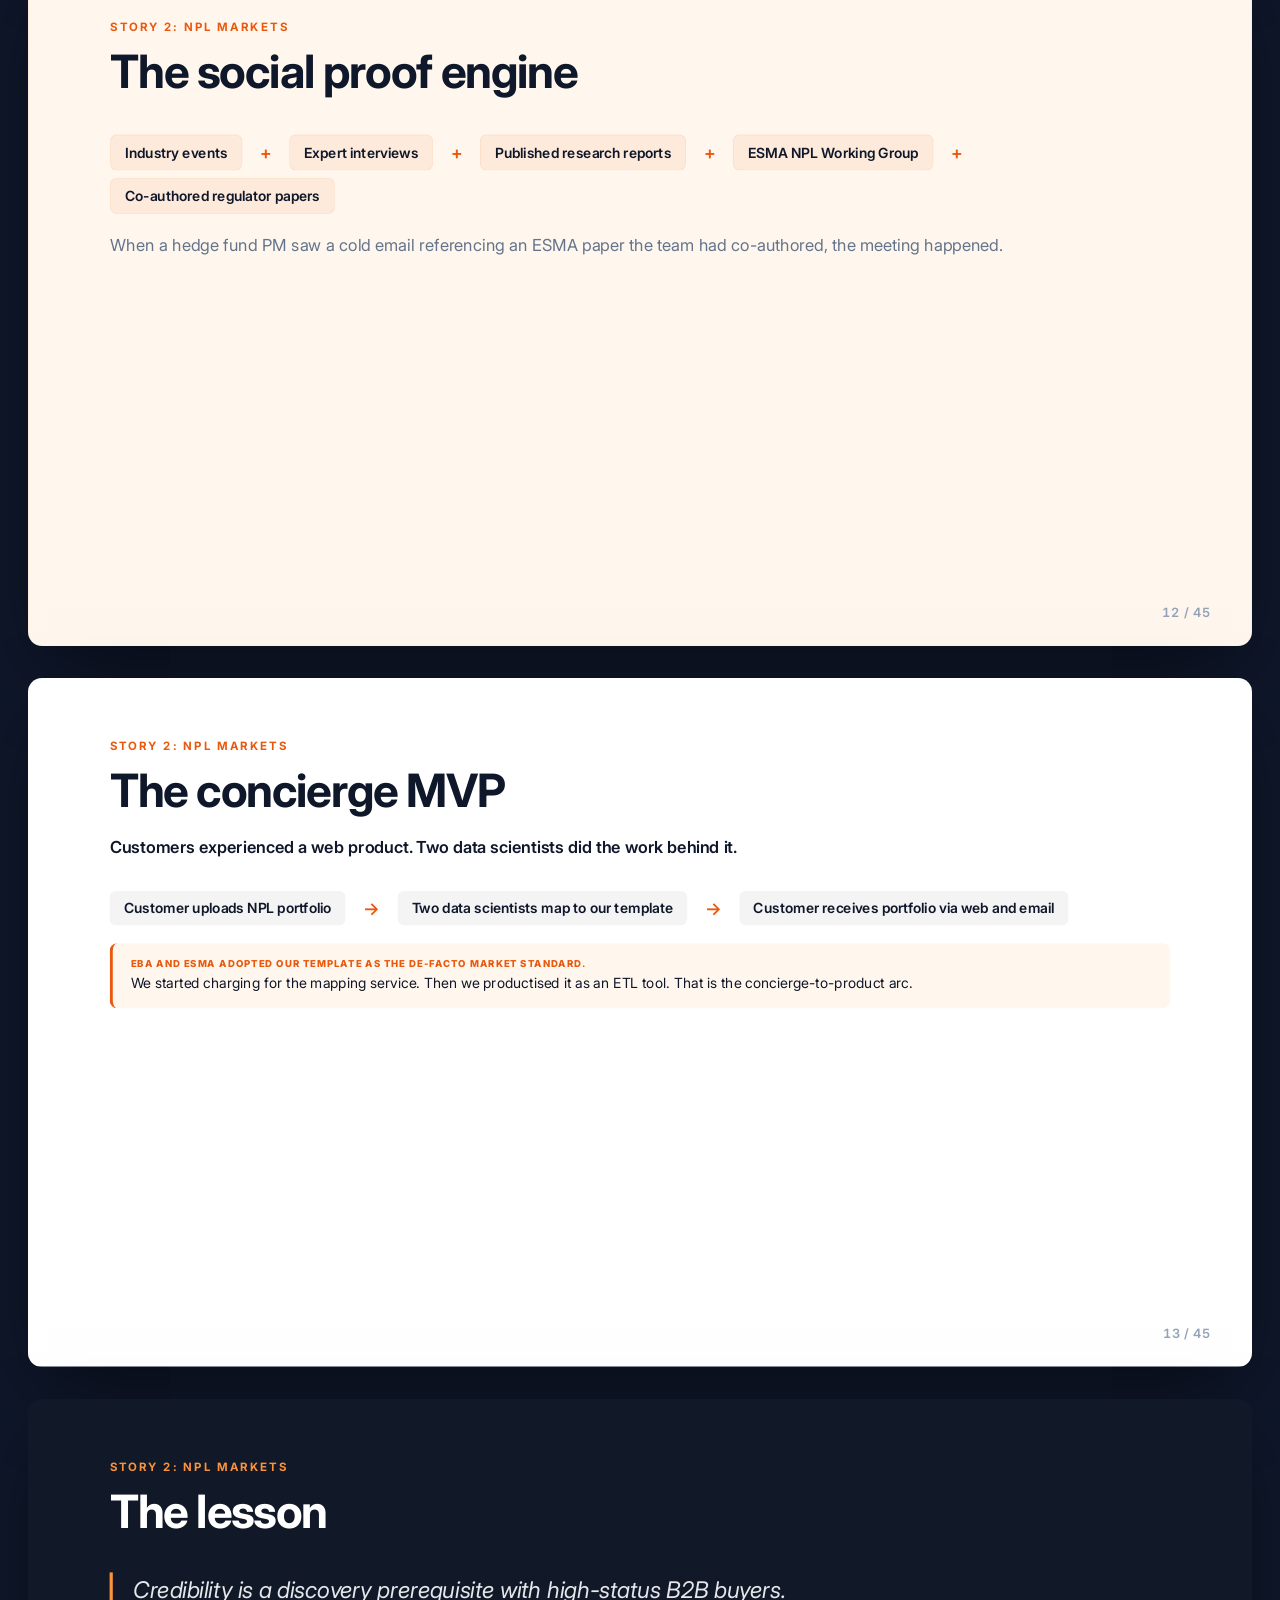
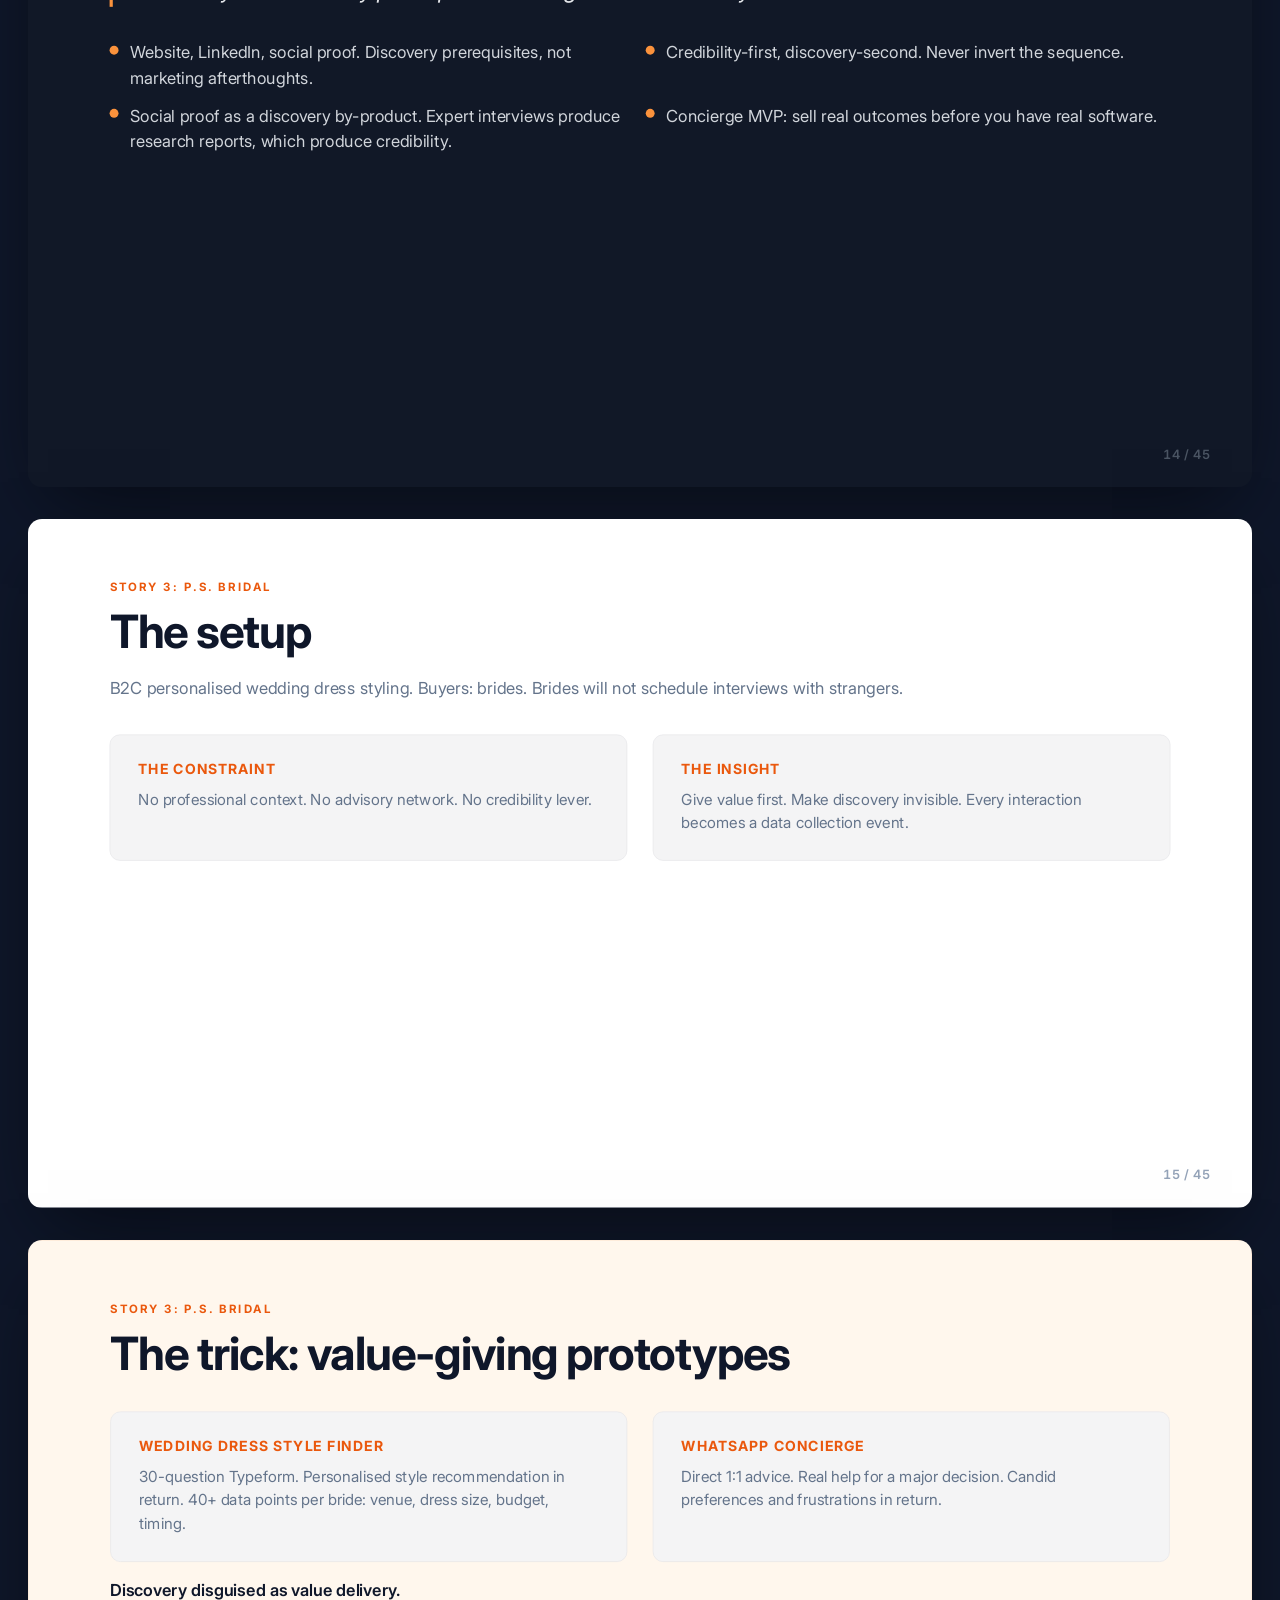
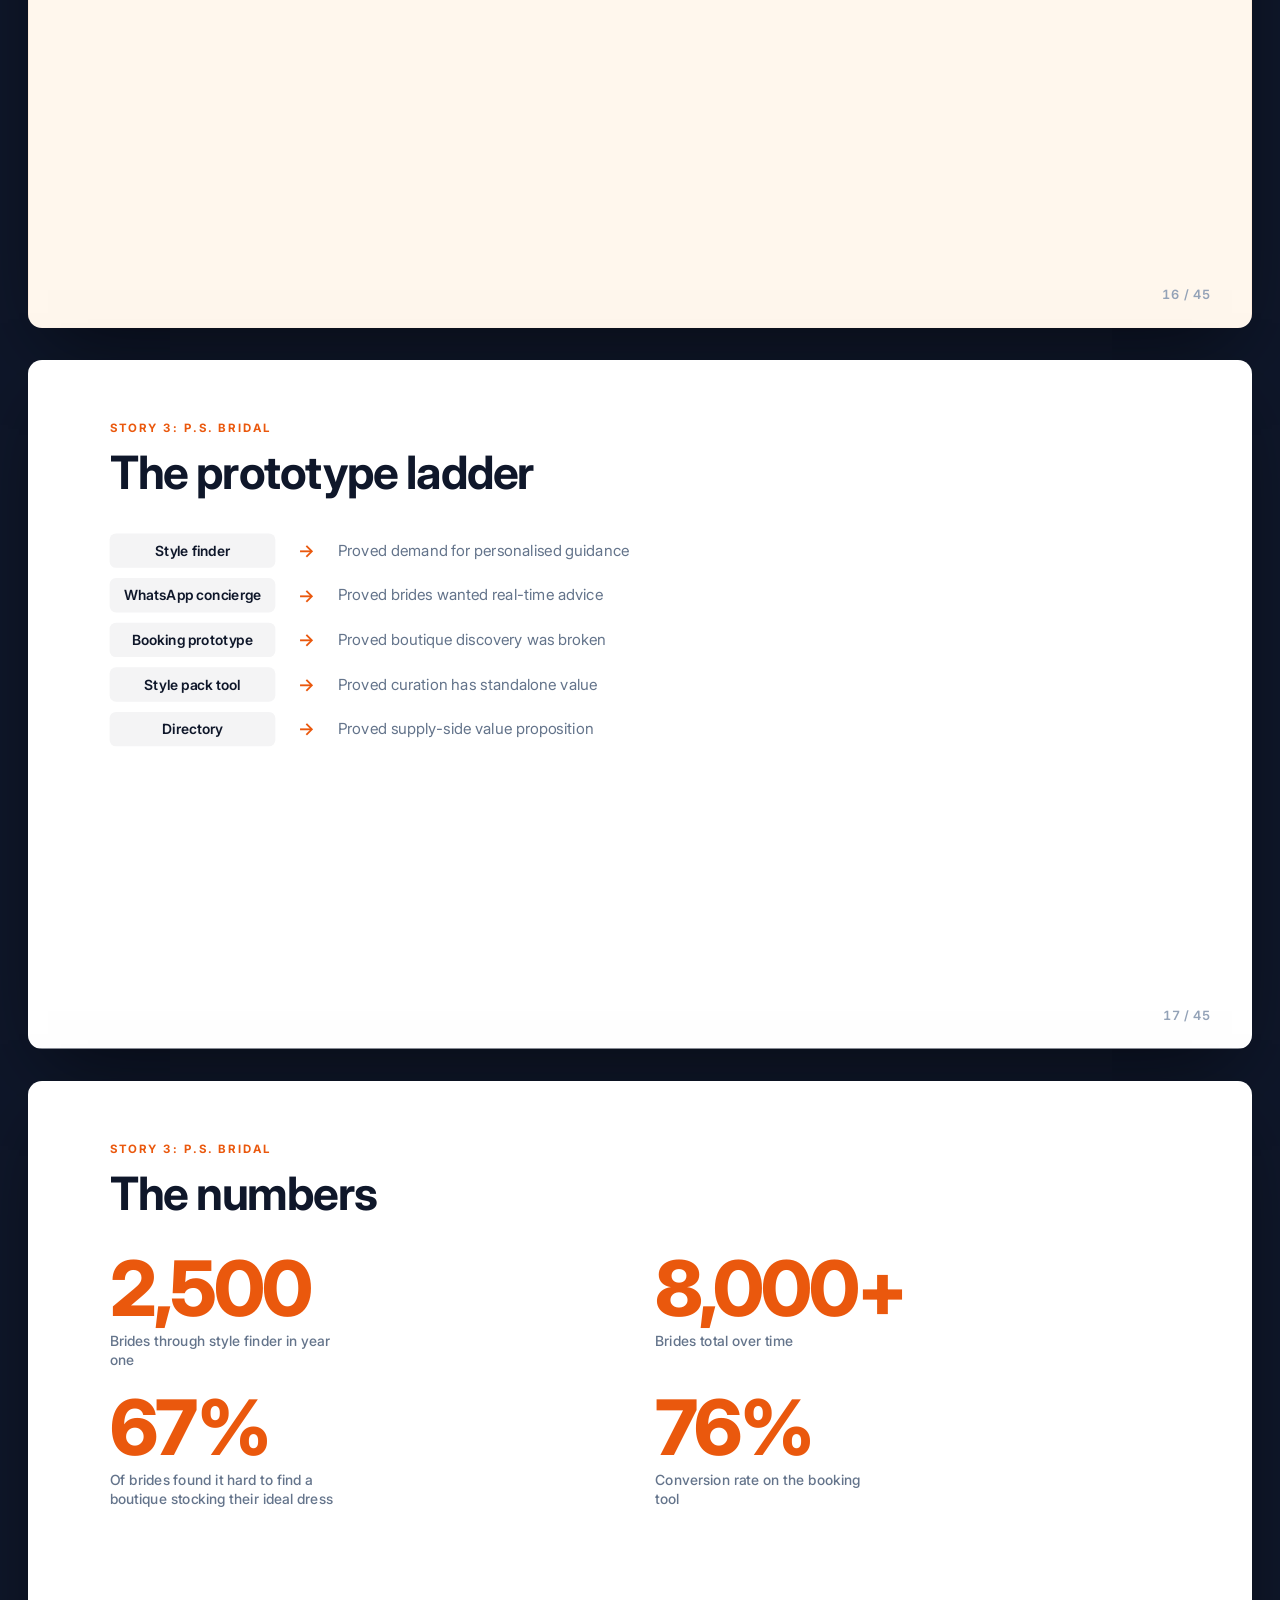
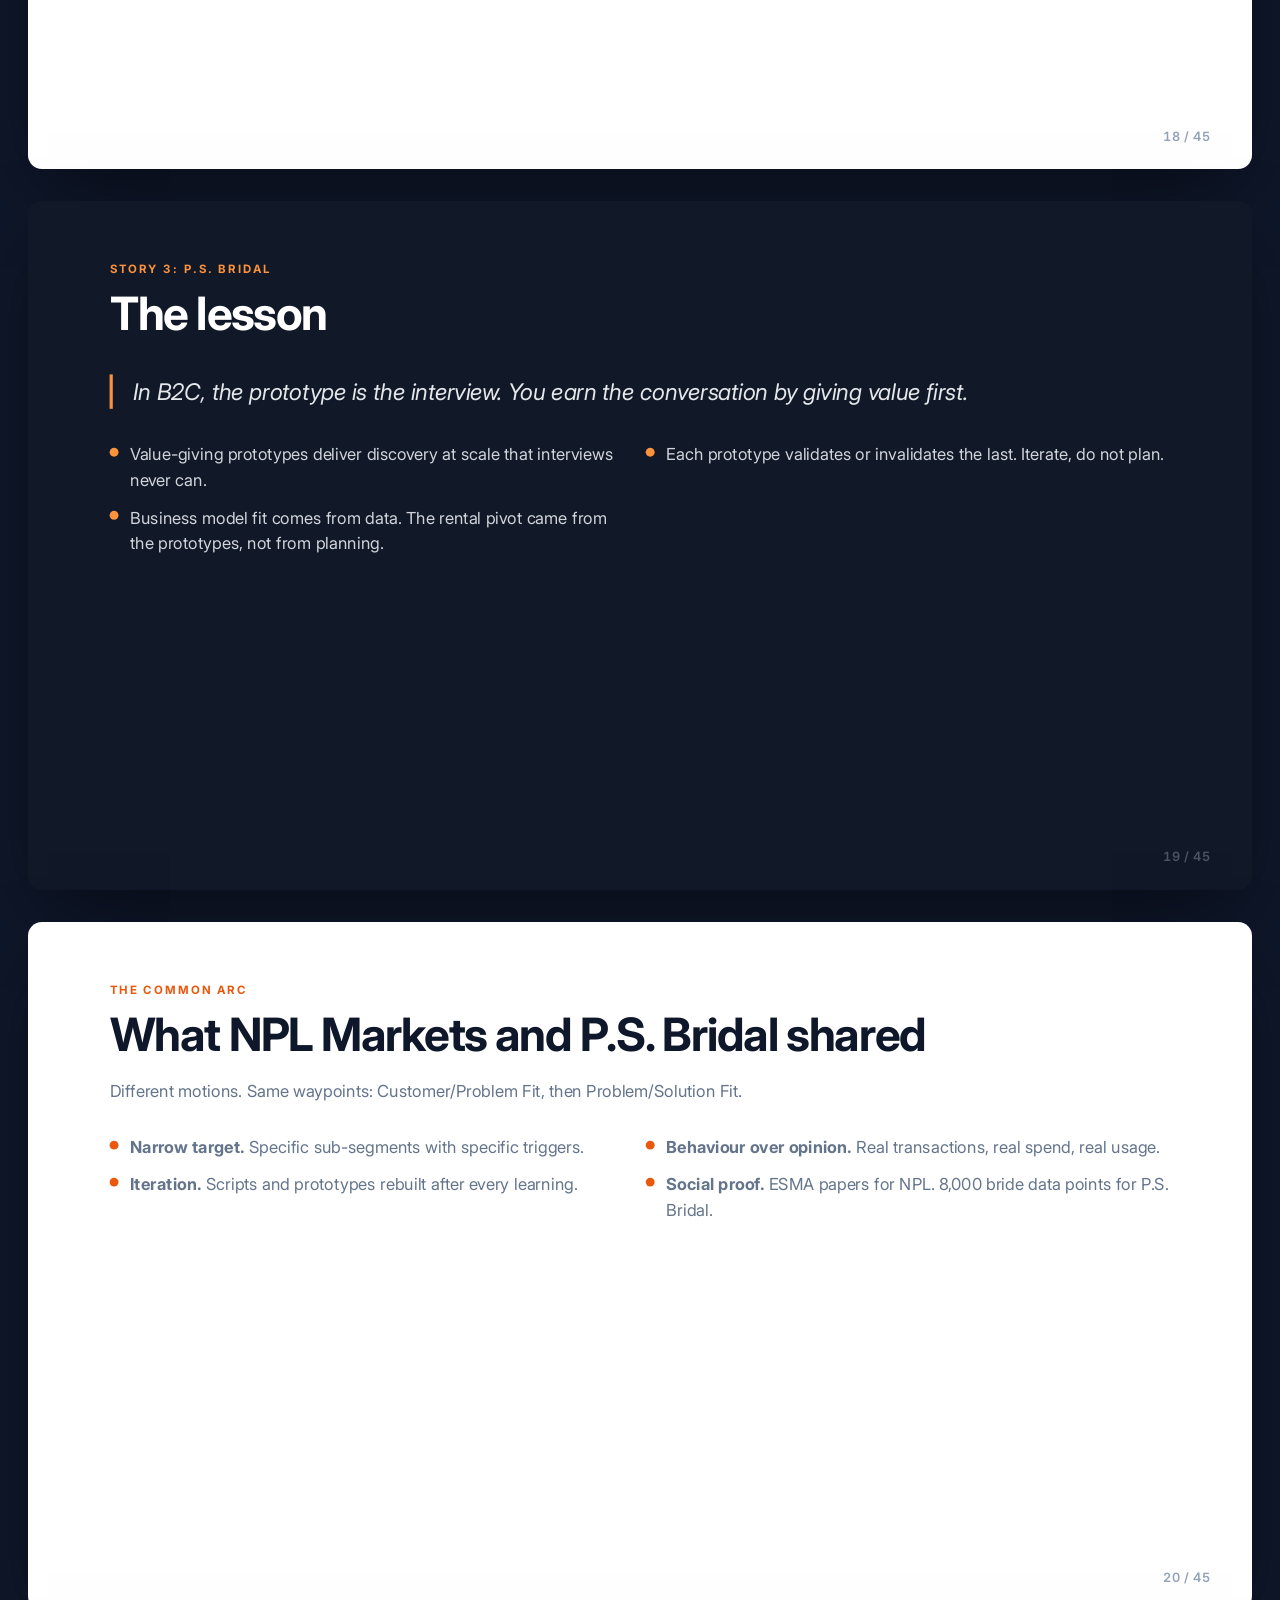
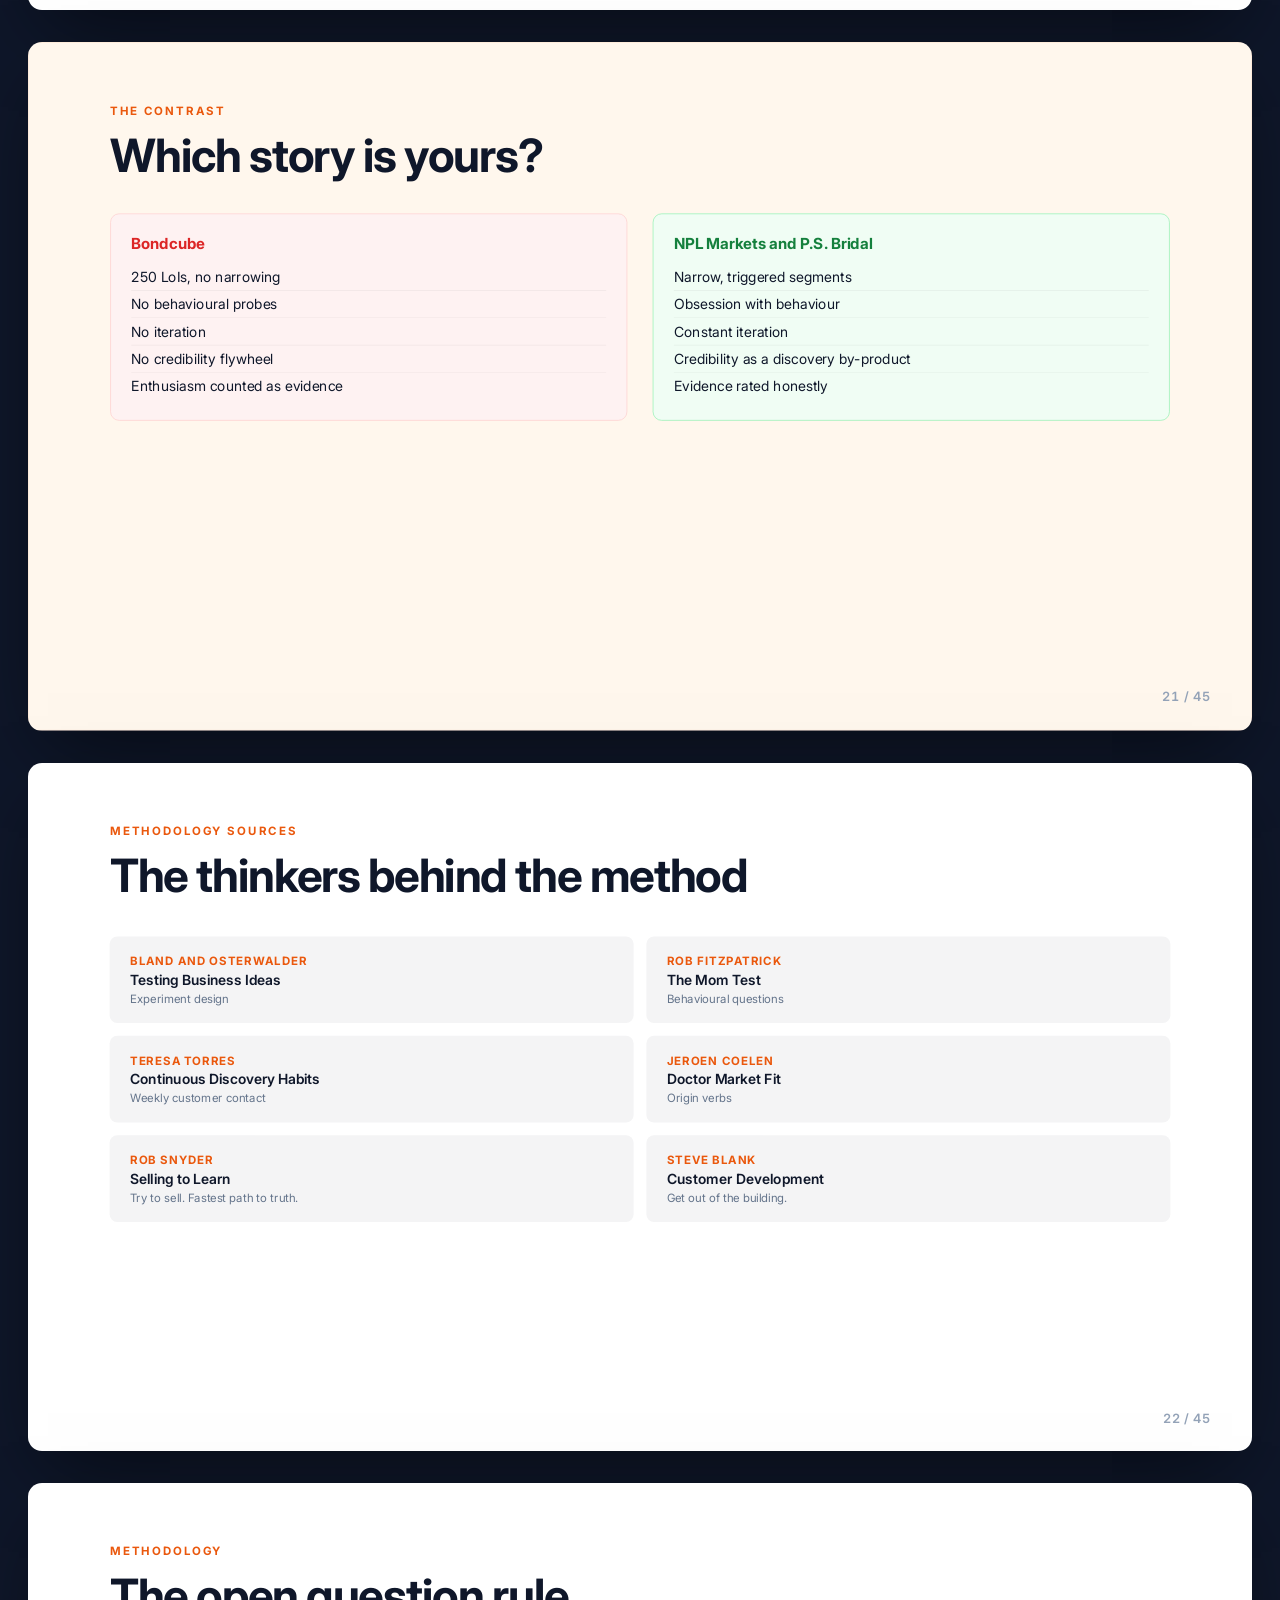
<file: week3/workshop/presentation.html>
<!DOCTYPE html>
<html lang="en">
<head>
  <meta charset="UTF-8">
  <meta name="viewport" content="width=device-width, initial-scale=1.0">
  <title>Hub201 Week 3: Customer Discovery and ICP</title>
  <link rel="preconnect" href="https://fonts.googleapis.com">
  <link rel="preconnect" href="https://fonts.gstatic.com" crossorigin>
  <link href="https://fonts.googleapis.com/css2?family=Inter:wght@300;400;500;600;700;800;900&display=swap" rel="stylesheet">
  <link rel="stylesheet" href="decks/shared.css">
  <link rel="stylesheet" href="decks/presenting-deck.css">
  <style>
    /* Slide-specific component styles (sized for 1920x1080 native) */

    /* Trait list */
    .trait-list {
      display: grid;
      grid-template-columns: 1fr 1fr;
      gap: 20px;
      margin-top: 28px;
    }
    .trait-item {
      display: flex;
      align-items: flex-start;
      gap: 18px;
    }
    .trait-dot {
      width: 14px;
      height: 14px;
      border-radius: 50%;
      background: var(--primary);
      margin-top: 9px;
      flex-shrink: 0;
    }
    .slide--dark .trait-dot,
    .slide--gradient .trait-dot { background: #FB923C; }
    .trait-item p { font-size: 24px; color: var(--text-2); margin: 0; }
    .slide--dark .trait-item p { color: #D1D5DB; }

    /* Nightmare cards */
    .nightmare-card {
      background: var(--dark-surface);
      border: 1px solid var(--dark-elevated);
      border-left: 5px solid var(--primary);
      border-radius: 14px;
      padding: 36px 44px;
      margin-bottom: 24px;
    }
    .nightmare-card h4 {
      font-size: 22px;
      font-weight: 700;
      color: #FB923C;
      text-transform: none;
      letter-spacing: 0;
      margin-bottom: 12px;
    }
    .nightmare-card p {
      font-size: 22px;
      color: #9CA3AF;
      margin: 0;
      line-height: 1.55;
    }

    /* Flow row */
    .flow-row {
      display: flex;
      align-items: center;
      gap: 0;
      flex-wrap: wrap;
      margin-top: 28px;
    }
    .flow-item {
      background: var(--surface-2);
      border-radius: 10px;
      padding: 16px 24px;
      font-size: 22px;
      font-weight: 600;
      color: var(--text);
      text-align: center;
    }
    .slide--accent .flow-item { background: rgba(234, 88, 13, 0.08); border: 1px solid var(--primary-pale-border); }
    .flow-arrow {
      color: var(--primary);
      font-size: 28px;
      padding: 0 16px;
      font-weight: 600;
    }

    /* Credits grid */
    .credits-grid {
      display: grid;
      grid-template-columns: 1fr 1fr;
      gap: 20px;
      margin-top: 28px;
    }
    .credit-card {
      background: var(--surface-2);
      border-radius: 12px;
      padding: 28px 32px;
    }
    .credit-card .author {
      font-size: 15px;
      font-weight: 700;
      color: var(--primary);
      text-transform: uppercase;
      letter-spacing: 0.08em;
      margin-bottom: 6px;
    }
    .credit-card .book {
      font-size: 20px;
      color: var(--text);
      font-weight: 600;
      margin-bottom: 6px;
    }
    .credit-card .role {
      font-size: 18px;
      color: var(--text-2);
    }

    /* Table styles */
    .table-wrap { overflow-x: auto; margin-top: 24px; }
    table { width: 100%; border-collapse: collapse; font-size: 22px; }
    th {
      text-align: left;
      font-size: 15px;
      font-weight: 700;
      text-transform: uppercase;
      letter-spacing: 0.08em;
      color: var(--text-2);
      border-bottom: 2px solid var(--border);
      padding: 14px 18px;
    }
    td {
      padding: 16px 18px;
      border-bottom: 1px solid var(--border);
      font-size: 22px;
      color: var(--text);
      vertical-align: top;
    }
    .closed-col { color: #DC2626; }
    .open-col { color: #16A34A; }
    td .tag {
      display: inline-block;
      background: var(--primary-pale);
      color: var(--primary);
      font-size: 14px;
      font-weight: 700;
      border-radius: 6px;
      padding: 3px 10px;
    }

    /* Signals grid */
    .signals-grid {
      display: grid;
      grid-template-columns: repeat(5, 1fr);
      gap: 18px;
      margin-top: 28px;
    }
    .signal-card {
      background: var(--surface-2);
      border-radius: 12px;
      padding: 24px 20px;
      text-align: center;
    }
    .slide--accent .signal-card { background: rgba(234, 88, 13, 0.08); border: 1px solid var(--primary-pale-border); }
    .signal-card .signal-name {
      font-size: 16px;
      font-weight: 800;
      color: var(--primary);
      text-transform: uppercase;
      letter-spacing: 0.08em;
      margin-bottom: 12px;
    }
    .signal-card p { font-size: 19px; color: var(--text-2); margin: 0; line-height: 1.45; }

    /* Script skeleton */
    .skeleton-steps { display: flex; flex-direction: column; gap: 14px; margin-top: 24px; }
    .skeleton-step {
      display: flex;
      align-items: center;
      gap: 20px;
      background: var(--surface-2);
      border-radius: 12px;
      padding: 20px 28px;
    }
    .slide--accent .skeleton-step { background: rgba(234, 88, 13, 0.08); border: 1px solid var(--primary-pale-border); }
    .step-number {
      width: 44px; height: 44px; border-radius: 50%;
      background: var(--primary); color: white;
      font-size: 20px; font-weight: 700;
      display: flex; align-items: center; justify-content: center; flex-shrink: 0;
    }
    .step-label { font-size: 26px; font-weight: 700; color: var(--text); margin-bottom: 4px; }
    .step-desc { font-size: 20px; color: var(--text-2); }

    /* Cadence */
    .cadence-row { display: grid; grid-template-columns: 1fr 1fr; gap: 28px; margin-top: 24px; }
    .cadence-block { background: var(--surface-2); border-radius: 12px; padding: 28px 32px; }
    .cadence-block h4 {
      font-size: 16px; font-weight: 800; text-transform: uppercase;
      letter-spacing: 0.1em; color: var(--primary); margin-bottom: 14px;
    }
    .cadence-block ul { list-style: none; padding: 0; }
    .cadence-block ul li { font-size: 22px; color: var(--text-2); padding: 5px 0; }
    .commitment-row { display: flex; flex-direction: column; gap: 8px; margin-top: 18px; }
    .rung {
      display: flex; align-items: center; gap: 16px;
      padding: 12px 18px; border-radius: 8px; background: var(--surface-2);
    }
    .rung-num { font-size: 15px; font-weight: 700; color: var(--text-3); width: 22px; }
    .rung-label { font-size: 22px; font-weight: 700; color: var(--text); }
    .rung-desc { font-size: 18px; color: var(--text-2); margin-left: auto; }

    /* Exercise cards */
    .exercises-grid { display: grid; grid-template-columns: 1fr 1fr 1fr; gap: 24px; margin-top: 28px; }
    .exercise-card { background: var(--surface-2); border-radius: 14px; padding: 36px 40px; }
    .slide--accent .exercise-card { background: rgba(234, 88, 13, 0.08); border: 1px solid var(--primary-pale-border); }
    .exercise-number { font-size: 48px; font-weight: 800; color: var(--primary); line-height: 1; margin-bottom: 14px; }
    .exercise-card h3 { font-size: 26px; margin-bottom: 12px; }
    .exercise-card p { font-size: 21px; color: var(--text-2); margin: 0; line-height: 1.55; }

    /* Snapshot / hypothesis */
    .snapshot-box { background: var(--surface-2); border-radius: 14px; padding: 32px 40px; margin-top: 24px; }
    .snapshot-label {
      font-size: 14px; font-weight: 700; text-transform: uppercase;
      letter-spacing: 0.12em; color: var(--primary); margin-bottom: 16px;
    }
    .hyp-item {
      display: flex; gap: 16px; padding: 12px 0;
      border-bottom: 1px solid var(--border);
    }
    .hyp-item:last-child { border-bottom: none; }
    .hyp-id {
      font-size: 14px; font-weight: 700; color: var(--primary);
      background: var(--primary-pale); border-radius: 6px;
      padding: 3px 10px; flex-shrink: 0; align-self: flex-start;
    }
    .hyp-text { font-size: 20px; color: var(--text); line-height: 1.5; }
    .rating-badge {
      display: inline-block; font-size: 12px; font-weight: 700;
      text-transform: uppercase; letter-spacing: 0.06em;
      border-radius: 4px; padding: 2px 8px; margin-left: 10px;
    }
    .rating-assumption { background: #FEF3C7; color: #92400E; }
    .rating-weak { background: #FEE2E2; color: #991B1B; }

    /* Biggest risk */
    .biggest-risk {
      background: #FEF3C7; border-left: 5px solid #F59E0B;
      border-radius: 12px; padding: 22px 28px; margin-top: 18px;
    }
    .biggest-risk .label {
      font-size: 13px; font-weight: 800; text-transform: uppercase;
      letter-spacing: 0.1em; color: #B45309; margin-bottom: 6px;
    }
    .biggest-risk p { font-size: 21px; color: var(--text); margin: 0; line-height: 1.5; }

    /* ICP callout */
    .icp-callout {
      background: var(--primary); color: white;
      border-radius: 12px; padding: 22px 32px;
      margin-top: 18px; margin-bottom: 18px;
    }
    .icp-callout .icp-label {
      font-size: 13px; font-weight: 700; text-transform: uppercase;
      letter-spacing: 0.12em; opacity: 0.85; margin-bottom: 8px;
    }
    .icp-callout p { font-size: 22px; color: white; font-weight: 500; margin: 0; line-height: 1.5; }

    /* Compare grid */
    .compare-grid { display: grid; grid-template-columns: 1fr 1fr; gap: 40px; margin-top: 24px; }
    .compare-side { border-radius: 14px; padding: 32px; }
    .compare-side.good { background: #F0FDF4; border: 1px solid #86EFAC; }
    .compare-side.bad { background: #FEF2F2; border: 1px solid #FECACA; }
    .compare-side h4 { font-size: 22px; font-weight: 700; margin-bottom: 18px; text-transform: none; letter-spacing: 0; }
    .compare-side.good h4 { color: #15803D; }
    .compare-side.bad h4 { color: #DC2626; }
    .compare-side ul { list-style: none; padding: 0; }
    .compare-side ul li {
      font-size: 21px; padding: 8px 0;
      border-bottom: 1px solid rgba(0,0,0,0.06); color: var(--text);
    }
    .compare-side ul li:last-child { border-bottom: none; }

    /* VPC */
    .vpc-grid { display: grid; grid-template-columns: 1fr 1fr 1fr; gap: 20px; margin-top: 24px; }
    .vpc-card { border-radius: 12px; padding: 28px; }
    .vpc-card.jobs { background: #EFF6FF; border: 1px solid #BFDBFE; }
    .vpc-card.pains { background: #FEF2F2; border: 1px solid #FECACA; }
    .vpc-card.gains { background: #F0FDF4; border: 1px solid #86EFAC; }
    .vpc-card h4 { font-size: 16px; font-weight: 800; text-transform: uppercase; letter-spacing: 0.08em; margin-bottom: 14px; }
    .vpc-card.jobs h4 { color: #1D4ED8; }
    .vpc-card.pains h4 { color: #DC2626; }
    .vpc-card.gains h4 { color: #15803D; }
    .vpc-card ul { list-style: none; padding: 0; }
    .vpc-card ul li { font-size: 19px; color: var(--text-2); padding: 4px 0; line-height: 1.45; }

    /* Fits row */
    .fits-section { margin-top: 28px; }
    .fit-phase {
      font-size: 14px; font-weight: 700; text-transform: uppercase;
      letter-spacing: 0.12em; color: var(--text-3); margin-top: 16px; margin-bottom: 8px;
    }
    .fits-row { display: flex; gap: 14px; flex-wrap: wrap; }
    .fit-chip {
      border: 2px solid var(--border); border-radius: 8px;
      padding: 12px 22px; font-size: 20px; font-weight: 600; color: var(--text-2);
    }
    .fit-chip.active {
      border-color: var(--primary); background: var(--primary); color: white;
    }

    /* Tech track */
    .tech-track { background: var(--surface-2); border-radius: 14px; padding: 32px 44px; margin-top: 24px; }
    .slide--accent .tech-track { background: rgba(234, 88, 13, 0.08); border: 1px solid var(--primary-pale-border); }
    .tech-track code {
      background: #E2E8F0; border-radius: 6px; padding: 3px 10px;
      font-size: 20px; font-family: 'Courier New', monospace; color: var(--text);
    }

    /* Pinned note */
    .pinned-note {
      border: 2px solid #F59E0B; background: #FFFBEB;
      border-radius: 12px; padding: 20px 28px; margin-top: 24px;
    }
    .pinned-note .pin-label {
      font-size: 13px; font-weight: 800; text-transform: uppercase;
      letter-spacing: 0.12em; color: #B45309; margin-bottom: 6px;
    }
    .pinned-note p { font-size: 22px; color: var(--text); margin: 0; line-height: 1.55; }

    /* Week 4 checklist */
    .week4-checklist { display: flex; flex-direction: column; gap: 20px; margin-top: 32px; }
    .check-item { display: flex; align-items: center; gap: 18px; }
    .check-box {
      width: 36px; height: 36px; border-radius: 8px;
      background: var(--surface-2); border: 2px solid var(--border); flex-shrink: 0;
    }
    .check-item p { font-size: 24px; color: var(--text); margin: 0; line-height: 1.5; }

    /* Close items */
    .close-items { display: flex; flex-direction: column; gap: 20px; margin-top: 28px; max-width: 1400px; }
    .close-item { display: flex; align-items: flex-start; gap: 20px; }
    .close-icon {
      width: 52px; height: 52px; border-radius: 12px; background: var(--primary);
      color: white; font-size: 22px; font-weight: 800;
      display: flex; align-items: center; justify-content: center; flex-shrink: 0;
    }
    .close-item h4 { font-size: 26px; font-weight: 700; color: var(--text); margin-bottom: 4px; text-transform: none; letter-spacing: 0; }
    .close-item p { font-size: 21px; color: var(--text-2); margin: 0; line-height: 1.5; }

    /* Q&A prompts */
    .qa-prompts { display: grid; grid-template-columns: 1fr 1fr; gap: 20px; margin-top: 32px; }
    .qa-prompt {
      background: rgba(255,255,255,0.06); border: 1px solid rgba(255,255,255,0.10);
      border-radius: 12px; padding: 24px 28px;
      font-size: 26px; color: #D1D5DB; font-style: italic; line-height: 1.5;
    }

    /* Contact links */
    .contact-links { display: flex; gap: 20px; flex-wrap: wrap; margin-top: 28px; }
    .contact-link {
      background: var(--surface-2); border-radius: 12px;
      padding: 18px 32px; font-size: 22px; font-weight: 500;
      color: var(--text); text-decoration: none;
    }
    .contact-link:hover { color: var(--primary); }

    /* Channel pills */
    .channel-row { display: flex; gap: 12px; flex-wrap: wrap; margin-top: 16px; }
    .channel-pill {
      background: var(--surface-2); border: 1px solid var(--border);
      border-radius: 20px; padding: 8px 20px; font-size: 18px; font-weight: 500; color: var(--text);
    }
    .channel-pill.primary { background: var(--primary-pale); border-color: var(--primary); color: var(--primary); }

    /* Highlight text */
    .highlight { color: var(--primary); font-weight: 700; }

  </style>
</head>
<body data-deck="presenting">

<div class="stage" id="stage">

  <!-- SLIDE 1: Title -->
  <div class="slide-frame" id="frame-1">
    <section class="slide slide--gradient">
      <div class="eyebrow">Hub201 Pre-Acceleration</div>
      <div class="divider"></div>
      <h1 style="font-size: 120px; max-width: 1500px; color: #FFFFFF;">Week 3: Customer Discovery and ICP</h1>
      <p class="lead" style="color: #CBD5E1; font-size: 36px; margin-top: 16px;">Jamie Reynolds</p>
      <p style="color: #6B7280; font-size: 24px; margin-top: 4px;">Operating Partner, Ginger Ninja Ventures &nbsp;&middot;&nbsp; April 2026</p>
      <div class="slide-counter">1 / 45</div>
    </section>
  </div>

  <!-- SLIDE 2: 9 Fits Model -->
  <div class="slide-frame" id="frame-2">
    <section class="slide slide--accent">
      <div class="eyebrow">The Journey</div>
      <h2>Where we are</h2>
      <p style="font-size: 26px; max-width: 1200px;">Nine fits take a startup from idea to Series A. This week targets the first: Customer/Problem Fit.</p>
      <div class="fits-section">
        <div class="fit-phase">Pre-seed</div>
        <div class="fits-row">
          <div class="fit-chip active">Customer/Problem Fit</div>
          <div class="fit-chip">Problem/Solution Fit</div>
          <div class="fit-chip">Revenue Model Fit</div>
        </div>
        <div class="fit-phase">Seed</div>
        <div class="fits-row">
          <div class="fit-chip">Market/Channel Fit</div>
          <div class="fit-chip">Team/Market Fit</div>
          <div class="fit-chip">GTM Fit</div>
          <div class="fit-chip">Unit Economics Fit</div>
        </div>
        <div class="fit-phase">Series A</div>
        <div class="fits-row">
          <div class="fit-chip">Scale Fit</div>
          <div class="fit-chip">Capital Fit</div>
        </div>
      </div>
      <p style="margin-top: 28px; font-size: 22px; color: var(--primary); font-weight: 700;">Customer/Problem Fit: does this customer segment have this problem badly enough to pay for a solution?</p>
      <div class="slide-counter">2 / 45</div>
    </section>
  </div>

  <!-- SLIDE 3: What discovery is -->
  <div class="slide-frame" id="frame-3">
    <section class="slide slide--light">
      <div class="eyebrow">The Foundation</div>
      <h2>What discovery is</h2>
      <div class="pull-quote">
        <p>"Discovery is learning what's true, not what you hope is true."</p>
      </div>
      <p style="max-width: 1300px;">Rob Fitzpatrick, The Mom Test: people lie to be polite. Only questions about past behaviour reveal truth. The moment you ask "would you use this?" the interview is useless.</p>
      <div class="slide-counter">3 / 45</div>
    </section>
  </div>

  <!-- SLIDE 4: The Say-Do Gap -->
  <div class="slide-frame" id="frame-4">
    <section class="slide slide--light">
      <div class="eyebrow">Core Principle</div>
      <h2>People lie to be polite.</h2>
      <p class="lead" style="margin-top: 0; margin-bottom: 32px;">Not maliciously. They just want to be helpful.</p>
      <div class="two-col">
        <div class="card">
          <h4>What they said</h4>
          <p>"I would definitely use this."<br><br>"This solves a real problem for us."<br><br>"We'd be willing to pay for something like this."</p>
        </div>
        <div class="card">
          <h4>What they did</h4>
          <p>Did not respond to the next email.<br><br>Did not show up to the pilot call.<br><br>Did not sign the LoI when asked.</p>
        </div>
      </div>
      <p style="margin-top: 28px; font-weight: 700; color: var(--primary); font-size: 26px;">Behaviour is truth. Opinions are noise.</p>
      <div class="slide-counter">4 / 45</div>
    </section>
  </div>

  <!-- SLIDE 5: The pre-seed trap -->
  <div class="slide-frame" id="frame-5">
    <section class="slide slide--accent">
      <div class="eyebrow">A Warning</div>
      <h2>The pre-seed trap</h2>
      <div class="pull-quote" style="margin-top: 24px;">
        <p>"We asked everyone. They said yes. Nothing happened."</p>
      </div>
      <p style="max-width: 1300px;">Meetings feel great. The pipeline looks full. The product gets built. Nobody buys. This happened to one of my three startups. The numbers were extraordinary. The evidence was worthless.</p>
      <div class="slide-counter">5 / 45</div>
    </section>
  </div>

  <!-- SLIDE 6: Bondcube setup -->
  <div class="slide-frame" id="frame-6">
    <section class="slide slide--light">
      <div class="eyebrow">Story 1: Bondcube</div>
      <h2>The setup</h2>
      <p style="max-width: 1300px;">Institutional B2B fixed income bond trading platform. Buyers: asset managers, hedge funds, and banks.</p>
      <div class="two-col" style="margin-top: 32px;">
        <div class="card">
          <h4>The opportunity</h4>
          <p>Fragmented incumbent systems. Real problem. Real market.</p>
        </div>
        <div class="card">
          <h4>The mistake</h4>
          <p>Enthusiasm mistaken for evidence. Every meeting felt like progress. It was politeness.</p>
        </div>
      </div>
      <div class="slide-counter">6 / 45</div>
    </section>
  </div>

  <!-- SLIDE 7: Bondcube big numbers -->
  <div class="slide-frame" id="frame-7">
    <section class="slide slide--light">
      <div class="eyebrow">Story 1: Bondcube</div>
      <h2>What happened</h2>
      <div class="stats-strip">
        <div>
          <span class="stat-value">40</span>
          <div class="stat-label">LoIs signed personally by Jamie</div>
        </div>
        <div>
          <span class="stat-value">250</span>
          <div class="stat-label">Total LoIs with investment institutions</div>
        </div>
        <div>
          <span class="stat-value">0</span>
          <div class="stat-label">Meaningful feedback collected</div>
        </div>
      </div>
      <p style="margin-top: 16px; max-width: 1400px;">Every meeting felt good. Everyone was polite and enthusiastic. They asked leading questions. They took enthusiasm as a buying signal.</p>
      <div class="slide-counter">7 / 45</div>
    </section>
  </div>

  <!-- SLIDE 8: Bondcube lesson - dark -->
  <div class="slide-frame" id="frame-8">
    <section class="slide slide--dark">
      <div class="eyebrow">Story 1: Bondcube</div>
      <h2>The lesson</h2>
      <div class="nightmare-card">
        <h4>Quicksand of No Validation</h4>
        <p>250 LoIs is not 250 behavioural data points. It is 250 polite yeses.</p>
      </div>
      <div class="nightmare-card">
        <h4>Ego Echo-Chamber</h4>
        <p>When everyone in the room agrees with you, you are not learning. You are being entertained.</p>
      </div>
      <div class="pull-quote" style="margin-top: 24px;">
        <p>LoIs without behavioural evidence are a vanity metric.</p>
      </div>
      <div class="slide-counter">8 / 45</div>
    </section>
  </div>

  <!-- SLIDE 9: NPL Markets setup -->
  <div class="slide-frame" id="frame-9">
    <section class="slide slide--light">
      <div class="eyebrow">Story 2: NPL Markets</div>
      <h2>The setup</h2>
      <p style="max-width: 1300px;">NPL (non-performing loan) trading platform. Buyers: hedge funds and banks. High-status, extremely busy. They will not meet unknown startups.</p>
      <div class="two-col" style="margin-top: 32px;">
        <div class="card">
          <h4>The constraint</h4>
          <p>Cold emails from unknown teams get ignored. You need to earn the room before you can ask questions.</p>
        </div>
        <div class="card">
          <h4>The insight</h4>
          <p>Credibility is a discovery prerequisite. Earn the meeting first. Then earn the truth.</p>
        </div>
      </div>
      <div class="slide-counter">9 / 45</div>
    </section>
  </div>

  <!-- SLIDE 10: NPL Markets outreach big number -->
  <div class="slide-frame" id="frame-10">
    <section class="slide slide--accent">
      <div class="eyebrow">Story 2: NPL Markets</div>
      <h2>The outreach</h2>
      <div style="margin-top: 20px;">
        <div class="big-stat-value">100+</div>
        <div class="big-stat-label">Customer and expert conversations to map the market</div>
      </div>
      <div class="trait-list" style="margin-top: 28px; max-width: 1000px;">
        <div class="trait-item">
          <div class="trait-dot"></div>
          <p>Cold call</p>
        </div>
        <div class="trait-item">
          <div class="trait-dot"></div>
          <p>LinkedIn outreach</p>
        </div>
        <div class="trait-item">
          <div class="trait-dot"></div>
          <p>Personalised email</p>
        </div>
        <div class="trait-item">
          <div class="trait-dot"></div>
          <p>Warm intros through advisory networks</p>
        </div>
      </div>
      <div class="slide-counter">10 / 45</div>
    </section>
  </div>

  <!-- SLIDE 11: NPL Markets first meetings -->
  <div class="slide-frame" id="frame-11">
    <section class="slide slide--light">
      <div class="eyebrow">Story 2: NPL Markets</div>
      <h2>The first meeting structure</h2>
      <div class="two-col" style="margin-top: 32px;">
        <div class="card">
          <h4>First half: credibility</h4>
          <p>Present yourself and the concept. Establish why you belong in this conversation.</p>
        </div>
        <div class="card">
          <h4>Second half: discovery</h4>
          <p>Once credibility is established, ask the questions. Not before.</p>
        </div>
      </div>
      <div class="pull-quote" style="margin-top: 36px;">
        <p>Credibility buys the meeting. The meeting buys the truth.</p>
      </div>
      <div class="slide-counter">11 / 45</div>
    </section>
  </div>

  <!-- SLIDE 12: NPL Markets social proof engine -->
  <div class="slide-frame" id="frame-12">
    <section class="slide slide--accent">
      <div class="eyebrow">Story 2: NPL Markets</div>
      <h2>The social proof engine</h2>
      <div class="flow-row" style="margin-top: 32px; flex-wrap: wrap;">
        <div class="flow-item">Industry events</div>
        <div class="flow-arrow">+</div>
        <div class="flow-item">Expert interviews</div>
        <div class="flow-arrow">+</div>
        <div class="flow-item">Published research reports</div>
        <div class="flow-arrow">+</div>
        <div class="flow-item">ESMA NPL Working Group</div>
        <div class="flow-arrow">+</div>
        <div class="flow-item">Co-authored regulator papers</div>
      </div>
      <p style="margin-top: 28px; max-width: 1400px;">When a hedge fund PM saw a cold email referencing an ESMA paper the team had co-authored, the meeting happened.</p>
      <div class="slide-counter">12 / 45</div>
    </section>
  </div>

  <!-- SLIDE 13: NPL Markets validation -->
  <div class="slide-frame" id="frame-13">
    <section class="slide slide--light">
      <div class="eyebrow">Story 2: NPL Markets</div>
      <h2>The concierge MVP</h2>
      <p style="max-width: 1400px; font-size: 26px; font-weight: 600; color: var(--text);">Customers experienced a web product. Two data scientists did the work behind it.</p>
      <div class="flow-row" style="margin-top: 28px; flex-wrap: wrap;">
        <div class="flow-item">Customer uploads NPL portfolio</div>
        <div class="flow-arrow">&#8594;</div>
        <div class="flow-item">Two data scientists map to our template</div>
        <div class="flow-arrow">&#8594;</div>
        <div class="flow-item">Customer receives portfolio via web and email</div>
      </div>
      <div class="biggest-risk" style="margin-top: 28px; background: var(--primary-pale); border-left: 5px solid var(--primary);">
        <div class="label" style="color: var(--primary);">EBA and ESMA adopted our template as the de-facto market standard.</div>
        <p>We started charging for the mapping service. Then we productised it as an ETL tool. That is the concierge-to-product arc.</p>
      </div>
      <div class="slide-counter">13 / 45</div>
    </section>
  </div>

  <!-- SLIDE 14: NPL Markets lesson - dark -->
  <div class="slide-frame" id="frame-14">
    <section class="slide slide--dark">
      <div class="eyebrow">Story 2: NPL Markets</div>
      <h2>The lesson</h2>
      <div class="pull-quote">
        <p>Credibility is a discovery prerequisite with high-status B2B buyers.</p>
      </div>
      <div class="trait-list" style="margin-top: 24px;">
        <div class="trait-item">
          <div class="trait-dot"></div>
          <p>Website, LinkedIn, social proof. Discovery prerequisites, not marketing afterthoughts.</p>
        </div>
        <div class="trait-item">
          <div class="trait-dot"></div>
          <p>Credibility-first, discovery-second. Never invert the sequence.</p>
        </div>
        <div class="trait-item">
          <div class="trait-dot"></div>
          <p>Social proof as a discovery by-product. Expert interviews produce research reports, which produce credibility.</p>
        </div>
        <div class="trait-item">
          <div class="trait-dot"></div>
          <p>Concierge MVP: sell real outcomes before you have real software.</p>
        </div>
      </div>
      <div class="slide-counter">14 / 45</div>
    </section>
  </div>

  <!-- SLIDE 15: P.S. Bridal setup -->
  <div class="slide-frame" id="frame-15">
    <section class="slide slide--light">
      <div class="eyebrow">Story 3: P.S. Bridal</div>
      <h2>The setup</h2>
      <p style="max-width: 1300px;">B2C personalised wedding dress styling. Buyers: brides. Brides will not schedule interviews with strangers.</p>
      <div class="two-col" style="margin-top: 32px;">
        <div class="card">
          <h4>The constraint</h4>
          <p>No professional context. No advisory network. No credibility lever.</p>
        </div>
        <div class="card">
          <h4>The insight</h4>
          <p>Give value first. Make discovery invisible. Every interaction becomes a data collection event.</p>
        </div>
      </div>
      <div class="slide-counter">15 / 45</div>
    </section>
  </div>

  <!-- SLIDE 16: P.S. Bridal the trick -->
  <div class="slide-frame" id="frame-16">
    <section class="slide slide--accent">
      <div class="eyebrow">Story 3: P.S. Bridal</div>
      <h2>The trick: value-giving prototypes</h2>
      <div class="two-col" style="margin-top: 24px;">
        <div class="card">
          <h4>Wedding dress style finder</h4>
          <p>30-question Typeform. Personalised style recommendation in return. 40+ data points per bride: venue, dress size, budget, timing.</p>
        </div>
        <div class="card">
          <h4>WhatsApp concierge</h4>
          <p>Direct 1:1 advice. Real help for a major decision. Candid preferences and frustrations in return.</p>
        </div>
      </div>
      <p style="margin-top: 24px; font-size: 26px; font-weight: 600; color: var(--text);">Discovery disguised as value delivery.</p>
      <div class="slide-counter">16 / 45</div>
    </section>
  </div>

  <!-- SLIDE 17: P.S. Bridal prototype ladder -->
  <div class="slide-frame" id="frame-17">
    <section class="slide slide--light">
      <div class="eyebrow">Story 3: P.S. Bridal</div>
      <h2>The prototype ladder</h2>
      <div style="margin-top: 28px; display: flex; flex-direction: column; gap: 16px;">
        <div style="display: flex; align-items: center; gap: 20px;">
          <div class="flow-item" style="min-width: 260px;">Style finder</div>
          <div class="flow-arrow">&#8594;</div>
          <p style="margin: 0; font-size: 24px; color: var(--text-2);">Proved demand for personalised guidance</p>
        </div>
        <div style="display: flex; align-items: center; gap: 20px;">
          <div class="flow-item" style="min-width: 260px;">WhatsApp concierge</div>
          <div class="flow-arrow">&#8594;</div>
          <p style="margin: 0; font-size: 24px; color: var(--text-2);">Proved brides wanted real-time advice</p>
        </div>
        <div style="display: flex; align-items: center; gap: 20px;">
          <div class="flow-item" style="min-width: 260px;">Booking prototype</div>
          <div class="flow-arrow">&#8594;</div>
          <p style="margin: 0; font-size: 24px; color: var(--text-2);">Proved boutique discovery was broken</p>
        </div>
        <div style="display: flex; align-items: center; gap: 20px;">
          <div class="flow-item" style="min-width: 260px;">Style pack tool</div>
          <div class="flow-arrow">&#8594;</div>
          <p style="margin: 0; font-size: 24px; color: var(--text-2);">Proved curation has standalone value</p>
        </div>
        <div style="display: flex; align-items: center; gap: 20px;">
          <div class="flow-item" style="min-width: 260px;">Directory</div>
          <div class="flow-arrow">&#8594;</div>
          <p style="margin: 0; font-size: 24px; color: var(--text-2);">Proved supply-side value proposition</p>
        </div>
      </div>
      <div class="slide-counter">17 / 45</div>
    </section>
  </div>

  <!-- SLIDE 18: P.S. Bridal numbers - big stats -->
  <div class="slide-frame" id="frame-18">
    <section class="slide slide--light">
      <div class="eyebrow">Story 3: P.S. Bridal</div>
      <h2>The numbers</h2>
      <div class="stats-row cols-2" style="margin-top: 24px;">
        <div>
          <div class="stat-value">2,500</div>
          <div class="stat-label">Brides through style finder in year one</div>
        </div>
        <div>
          <div class="stat-value">8,000+</div>
          <div class="stat-label">Brides total over time</div>
        </div>
      </div>
      <div class="stats-row cols-2" style="margin-top: 8px;">
        <div>
          <div class="stat-value">67%</div>
          <div class="stat-label">Of brides found it hard to find a boutique stocking their ideal dress</div>
        </div>
        <div>
          <div class="stat-value">76%</div>
          <div class="stat-label">Conversion rate on the booking tool</div>
        </div>
      </div>
      <div class="slide-counter">18 / 45</div>
    </section>
  </div>

  <!-- SLIDE 19: P.S. Bridal lesson - dark -->
  <div class="slide-frame" id="frame-19">
    <section class="slide slide--dark">
      <div class="eyebrow">Story 3: P.S. Bridal</div>
      <h2>The lesson</h2>
      <div class="pull-quote">
        <p>In B2C, the prototype is the interview. You earn the conversation by giving value first.</p>
      </div>
      <div class="trait-list" style="margin-top: 24px;">
        <div class="trait-item">
          <div class="trait-dot"></div>
          <p>Value-giving prototypes deliver discovery at scale that interviews never can.</p>
        </div>
        <div class="trait-item">
          <div class="trait-dot"></div>
          <p>Each prototype validates or invalidates the last. Iterate, do not plan.</p>
        </div>
        <div class="trait-item">
          <div class="trait-dot"></div>
          <p>Business model fit comes from data. The rental pivot came from the prototypes, not from planning.</p>
        </div>
      </div>
      <div class="slide-counter">19 / 45</div>
    </section>
  </div>

  <!-- SLIDE 20: Common arc -->
  <div class="slide-frame" id="frame-20">
    <section class="slide slide--light">
      <div class="eyebrow">The Common Arc</div>
      <h2>What NPL Markets and P.S. Bridal shared</h2>
      <p style="max-width: 1300px;">Different motions. Same waypoints: Customer/Problem Fit, then Problem/Solution Fit.</p>
      <div class="trait-list" style="margin-top: 28px;">
        <div class="trait-item">
          <div class="trait-dot"></div>
          <p><strong>Narrow target.</strong> Specific sub-segments with specific triggers.</p>
        </div>
        <div class="trait-item">
          <div class="trait-dot"></div>
          <p><strong>Behaviour over opinion.</strong> Real transactions, real spend, real usage.</p>
        </div>
        <div class="trait-item">
          <div class="trait-dot"></div>
          <p><strong>Iteration.</strong> Scripts and prototypes rebuilt after every learning.</p>
        </div>
        <div class="trait-item">
          <div class="trait-dot"></div>
          <p><strong>Social proof.</strong> ESMA papers for NPL. 8,000 bride data points for P.S. Bridal.</p>
        </div>
      </div>
      <div class="slide-counter">20 / 45</div>
    </section>
  </div>

  <!-- SLIDE 21: What Bondcube didn't have -->
  <div class="slide-frame" id="frame-21">
    <section class="slide slide--accent">
      <div class="eyebrow">The Contrast</div>
      <h2>Which story is yours?</h2>
      <div class="compare-grid">
        <div class="compare-side bad">
          <h4>Bondcube</h4>
          <ul>
            <li>250 LoIs, no narrowing</li>
            <li>No behavioural probes</li>
            <li>No iteration</li>
            <li>No credibility flywheel</li>
            <li>Enthusiasm counted as evidence</li>
          </ul>
        </div>
        <div class="compare-side good">
          <h4>NPL Markets and P.S. Bridal</h4>
          <ul>
            <li>Narrow, triggered segments</li>
            <li>Obsession with behaviour</li>
            <li>Constant iteration</li>
            <li>Credibility as a discovery by-product</li>
            <li>Evidence rated honestly</li>
          </ul>
        </div>
      </div>
      <div class="slide-counter">21 / 45</div>
    </section>
  </div>

  <!-- SLIDE 22: Credits -->
  <div class="slide-frame" id="frame-22">
    <section class="slide slide--light">
      <div class="eyebrow">Methodology Sources</div>
      <h2>The thinkers behind the method</h2>
      <div class="credits-grid">
        <div class="credit-card">
          <div class="author">Bland and Osterwalder</div>
          <div class="book">Testing Business Ideas</div>
          <div class="role">Experiment design</div>
        </div>
        <div class="credit-card">
          <div class="author">Rob Fitzpatrick</div>
          <div class="book">The Mom Test</div>
          <div class="role">Behavioural questions</div>
        </div>
        <div class="credit-card">
          <div class="author">Teresa Torres</div>
          <div class="book">Continuous Discovery Habits</div>
          <div class="role">Weekly customer contact</div>
        </div>
        <div class="credit-card">
          <div class="author">Jeroen Coelen</div>
          <div class="book">Doctor Market Fit</div>
          <div class="role">Origin verbs</div>
        </div>
        <div class="credit-card">
          <div class="author">Rob Snyder</div>
          <div class="book">Selling to Learn</div>
          <div class="role">Try to sell. Fastest path to truth.</div>
        </div>
        <div class="credit-card">
          <div class="author">Steve Blank</div>
          <div class="book">Customer Development</div>
          <div class="role">Get out of the building.</div>
        </div>
      </div>
      <div class="slide-counter">22 / 45</div>
    </section>
  </div>

  <!-- SLIDE 23: The open question rule -->
  <div class="slide-frame" id="frame-23">
    <section class="slide slide--light">
      <div class="eyebrow">Methodology</div>
      <h2>The open question rule</h2>
      <p style="max-width: 1300px; margin-bottom: 20px;"><strong>Banned words: do, would, could, should.</strong> Use why, what, how to surface real experience.</p>
      <div class="table-wrap">
        <table>
          <thead>
            <tr>
              <th>Closed or leading</th>
              <th>Why it fails</th>
              <th>Open behavioural rewrite</th>
            </tr>
          </thead>
          <tbody>
            <tr>
              <td class="closed-col">"Would you use this?"</td>
              <td>Hypothetical. Always gets yes.</td>
              <td class="open-col">"How do you solve this today?"</td>
            </tr>
            <tr>
              <td class="closed-col">"Is this a real problem?"</td>
              <td>Leading. Of course they say yes.</td>
              <td class="open-col">"Walk me through the last time this happened."</td>
            </tr>
            <tr>
              <td class="closed-col">"Would you pay for this?"</td>
              <td>Pure hypothetical. Means nothing.</td>
              <td class="open-col">"What did you spend on this category last year?"</td>
            </tr>
            <tr>
              <td class="closed-col">"Don't you find this frustrating?"</td>
              <td>You answered it for them.</td>
              <td class="open-col">"What part of this process takes the most time?"</td>
            </tr>
            <tr>
              <td class="closed-col">"Should we add feature X?"</td>
              <td>Invites Frankensoft.</td>
              <td class="open-col">"What would need to change for this to be worth switching?"</td>
            </tr>
          </tbody>
        </table>
      </div>
      <div class="slide-counter">23 / 45</div>
    </section>
  </div>

  <!-- SLIDE 24: Five Signals -->
  <div class="slide-frame" id="frame-24">
    <section class="slide slide--accent">
      <div class="eyebrow">Methodology</div>
      <h2>The Five Signals diagnostic</h2>
      <p style="max-width: 1300px;">Tag every question. No questions for a signal = blind spot.</p>
      <div class="signals-grid">
        <div class="signal-card">
          <div class="signal-name">Recency</div>
          <p><em>When was the last time?</em></p>
        </div>
        <div class="signal-card">
          <div class="signal-name">Concrete behaviour</div>
          <p><em>What did you actually do?</em></p>
        </div>
        <div class="signal-card">
          <div class="signal-name">Time and money</div>
          <p><em>How long? What did you pay?</em></p>
        </div>
        <div class="signal-card">
          <div class="signal-name">Problem-area match</div>
          <p><em>Is this in their top three?</em></p>
        </div>
        <div class="signal-card">
          <div class="signal-name">Awareness level</div>
          <p><em>Do they know the category exists?</em></p>
        </div>
      </div>
      <div class="slide-counter">24 / 45</div>
    </section>
  </div>

  <!-- SLIDE 25: VPC jobs pains gains -->
  <div class="slide-frame" id="frame-25">
    <section class="slide slide--light">
      <div class="eyebrow">Methodology</div>
      <h2>Value Proposition Canvas: question lenses</h2>
      <p style="max-width: 1300px; margin-bottom: 20px;">Strategyzer. Explore all three before you touch solutions.</p>
      <div class="vpc-grid">
        <div class="vpc-card jobs">
          <h4>Jobs to be done</h4>
          <ul>
            <li>"What are you trying to accomplish?"</li>
            <li>"What does success look like for your team this quarter?"</li>
            <li>"What task takes the most of your attention on a Monday morning?"</li>
          </ul>
        </div>
        <div class="vpc-card pains">
          <h4>Pains</h4>
          <ul>
            <li>"What slows you down most?"</li>
            <li>"What did you have to redo last week?"</li>
            <li>"What makes your current process unreliable?"</li>
          </ul>
        </div>
        <div class="vpc-card gains">
          <h4>Gains</h4>
          <ul>
            <li>"What would a good week look like?"</li>
            <li>"If this was solved, what would it free you up to do?"</li>
            <li>"What does a happy outcome look like for your team?"</li>
          </ul>
        </div>
      </div>
      <div class="slide-counter">25 / 45</div>
    </section>
  </div>

  <!-- SLIDE 26: Script skeleton -->
  <div class="slide-frame" id="frame-26">
    <section class="slide slide--accent">
      <div class="eyebrow">Methodology</div>
      <h2>The script skeleton</h2>
      <div class="skeleton-steps">
        <div class="skeleton-step">
          <div class="step-number">1</div>
          <div>
            <div class="step-label">Intro</div>
            <div class="step-desc">Job title, tenure, how much of the problem they own.</div>
          </div>
        </div>
        <div class="skeleton-step">
          <div class="step-number">2</div>
          <div>
            <div class="step-label">Industry</div>
            <div class="step-desc">Market context, awareness, trends.</div>
          </div>
        </div>
        <div class="skeleton-step">
          <div class="step-number">3</div>
          <div>
            <div class="step-label">Business</div>
            <div class="step-desc">Walk through a real incident. Tools, process, time, money, who decides.</div>
          </div>
        </div>
        <div class="skeleton-step">
          <div class="step-number">4</div>
          <div>
            <div class="step-label">Personal</div>
            <div class="step-desc">Most time spent. What they would change. Unguarded answers come late.</div>
          </div>
        </div>
        <div class="skeleton-step">
          <div class="step-number">5</div>
          <div>
            <div class="step-label">Outro</div>
            <div class="step-desc">Magic wand. Referral ask. "What should I have asked?"</div>
          </div>
        </div>
      </div>
      <div class="slide-counter">26 / 45</div>
    </section>
  </div>

  <!-- SLIDE 27: Cadence + evidence scales -->
  <div class="slide-frame" id="frame-27">
    <section class="slide slide--light">
      <div class="eyebrow">Methodology</div>
      <h2>Cadence, evidence, and commitment</h2>
      <div class="cadence-row">
        <div class="cadence-block">
          <h4>Cadence</h4>
          <ul>
            <li>5 per week</li>
            <li>Script review after interview 1</li>
            <li>Affinity map after interview 10</li>
            <li>Write up within 30 minutes</li>
          </ul>
        </div>
        <div class="cadence-block">
          <h4>Evidence Strength</h4>
          <ul>
            <li><strong>Strong:</strong> paid, signed, repeated</li>
            <li><strong>Moderate:</strong> LoI with date, pilot agreed</li>
            <li><strong>Weak:</strong> "I'd use that"</li>
            <li><strong>Assumption:</strong> untested belief</li>
          </ul>
        </div>
      </div>
      <div class="cadence-block" style="margin-top: 18px;">
        <h4>Commitment Ladder</h4>
        <div class="commitment-row">
          <div class="rung"><span class="rung-num">1</span><span class="rung-label">Attention</span><span class="rung-desc">Will take a meeting</span></div>
          <div class="rung"><span class="rung-num">2</span><span class="rung-label">Time</span><span class="rung-desc">Will pilot</span></div>
          <div class="rung"><span class="rung-num">3</span><span class="rung-label">Reputation</span><span class="rung-desc">Will refer or go on record</span></div>
          <div class="rung"><span class="rung-num">4</span><span class="rung-label">Money</span><span class="rung-desc">Will pay</span></div>
          <div class="rung"><span class="rung-num">5</span><span class="rung-label">Repeat</span><span class="rung-desc">Will pay again</span></div>
        </div>
      </div>
      <div class="slide-counter">27 / 45</div>
    </section>
  </div>

  <!-- SLIDE 28: Exercise 1 -->
  <div class="slide-frame" id="frame-28">
    <section class="slide slide--accent">
      <div class="eyebrow">Exercise 1</div>
      <h2>Hypotheses</h2>
      <div class="exercise-card">
        <div class="exercise-number">01</div>
        <h3>Turn assumptions into PULL hypotheses ranked by risk</h3>
        <p>List assumptions. Group by D/F/V. Rank riskiest first. Convert top 5 to PULL format. Define what kills or validates each one.</p>
      </div>
      <p style="margin-top: 24px; font-size: 22px; font-weight: 700; color: var(--primary);">Output: hypotheses.md</p>
      <div class="slide-counter">28 / 45</div>
    </section>
  </div>

  <!-- SLIDE 29: Exercise 2 -->
  <div class="slide-frame" id="frame-29">
    <section class="slide slide--light">
      <div class="eyebrow">Exercise 2</div>
      <h2>Interview Plan</h2>
      <div class="exercise-card">
        <div class="exercise-number">02</div>
        <h3>A script that tests hypotheses without leading</h3>
        <p>Behavioural questions only. Tag each with hypothesis and signal. Include consent script and magic wand closer. Add post-interview write-up template.</p>
      </div>
      <p style="margin-top: 24px; font-size: 22px; font-weight: 700; color: var(--primary);">Output: interview-plan.md</p>
      <div class="slide-counter">29 / 45</div>
    </section>
  </div>

  <!-- SLIDE 30: Exercise 3 -->
  <div class="slide-frame" id="frame-30">
    <section class="slide slide--accent">
      <div class="eyebrow">Exercise 3</div>
      <h2>Contact List</h2>
      <div class="exercise-card">
        <div class="exercise-number">03</div>
        <h3>Narrow ICP to specific, triggered, reachable. Build 20-30 targets.</h3>
        <p>Run credibility checklist first. Named targets across LinkedIn, events, warm intros, industry bodies. Outreach templates per channel. Track everything.</p>
      </div>
      <p style="margin-top: 24px; font-size: 22px; font-weight: 700; color: var(--primary);">Output: contact-list.md</p>
      <div class="slide-counter">30 / 45</div>
    </section>
  </div>

  <!-- SLIDE 31: ShieldByte Hypotheses -->
  <div class="slide-frame" id="frame-31">
    <section class="slide slide--light">
      <div class="eyebrow">Worked Example: ShieldByte</div>
      <h2>Exercise 1: Hypotheses</h2>
      <div class="snapshot-box">
        <div class="snapshot-label">Top 5 PULL Hypotheses</div>
        <div class="hyp-item">
          <span class="hyp-id">H1</span>
          <span class="hyp-text">SOC analysts spend 3-5 hours per phishing triage cycle <span class="rating-badge rating-assumption">Assumption</span></span>
        </div>
        <div class="hyp-item">
          <span class="hyp-id">H2</span>
          <span class="hyp-text">Head of Security (not CISO) is the budget holder at 200-500 person fintechs <span class="rating-badge rating-assumption">Assumption</span></span>
        </div>
        <div class="hyp-item">
          <span class="hyp-id">H3</span>
          <span class="hyp-text">Buyers will pay GBP 1,000-2,500 per seat per month [illustrative] <span class="rating-badge rating-assumption">Assumption</span></span>
        </div>
        <div class="hyp-item">
          <span class="hyp-id">H4</span>
          <span class="hyp-text">Analysts would switch from current tools for materially lower false-positive rates <span class="rating-badge rating-assumption">Assumption</span></span>
        </div>
        <div class="hyp-item">
          <span class="hyp-id">H5</span>
          <span class="hyp-text">Regulated fintechs can onboard a new security tool in under 60 days <span class="rating-badge rating-assumption">Assumption</span></span>
        </div>
      </div>
      <div class="biggest-risk">
        <div class="label">Single biggest risk</div>
        <p>H1. The entire ROI story depends on triage time being long enough that automation creates meaningful value. If the real number is under 30 minutes per cycle, the product category is wrong.</p>
      </div>
      <div class="slide-counter">31 / 45</div>
    </section>
  </div>

  <!-- SLIDE 32: ShieldByte Interview Plan -->
  <div class="slide-frame" id="frame-32">
    <section class="slide slide--accent">
      <div class="eyebrow">Worked Example: ShieldByte</div>
      <h2>Exercise 2: Interview Plan</h2>
      <div class="icp-callout">
        <div class="icp-label">Target segment</div>
        <p>Head of Security at a 200-500 person regulated fintech in DACH, CEE, or UK that has hired at least one SOC analyst in the last 12 months.</p>
      </div>
      <div class="snapshot-box">
        <div class="snapshot-label">Selected behavioural questions with signal tags</div>
        <div class="hyp-item">
          <span class="hyp-id">H1</span>
          <span class="hyp-text">"When was the last phishing incident your team triaged? Walk me through exactly what happened." <span class="tag">concrete behaviour</span></span>
        </div>
        <div class="hyp-item">
          <span class="hyp-id">H2</span>
          <span class="hyp-text">"Who signs off the security tool budget at your firm?" <span class="tag">concrete behaviour</span></span>
        </div>
        <div class="hyp-item">
          <span class="hyp-id">H3</span>
          <span class="hyp-text">"What did you spend on security tooling in the last 12 months? Where did it go?" <span class="tag">time and money spent</span></span>
        </div>
        <div class="hyp-item">
          <span class="hyp-id">H4</span>
          <span class="hyp-text">"What's the last tool your team tried that got kicked out? Why?" <span class="tag">concrete behaviour</span></span>
        </div>
      </div>
      <p style="margin-top: 16px; font-size: 20px; color: var(--text-2);">Cadence: 5 per week. Script review after interview 1. Affinity map after interview 10. 20 interviews before Week 4.</p>
      <div class="slide-counter">32 / 45</div>
    </section>
  </div>

  <!-- SLIDE 33: ShieldByte Contact List -->
  <div class="slide-frame" id="frame-33">
    <section class="slide slide--light">
      <div class="eyebrow">Worked Example: ShieldByte</div>
      <h2>Exercise 3: Contact List</h2>
      <div class="icp-callout">
        <div class="icp-label">Narrow ICP</div>
        <p>Head of Security (or equivalent) at a 200-500 person regulated fintech in DACH, CEE, or UK that has hired at least one SOC analyst in the last 12 months.</p>
      </div>
      <div class="snapshot-box">
        <div class="snapshot-label">Contact table excerpt (25 targets, all illustrative)</div>
        <div class="hyp-item">
          <span class="hyp-id">1</span>
          <span class="hyp-text">A. Schmidt [illustrative] / Head of Security / FinBridge GmbH [illustrative] / DACH payments fintech, SOC hire Feb 2026 / LinkedIn cold</span>
        </div>
        <div class="hyp-item">
          <span class="hyp-id">11</span>
          <span class="hyp-text">N. Fischer [illustrative] / Head of Security / WireFast [illustrative] / Met at FS-ISAC Europe event [illustrative] / Follow-up from event</span>
        </div>
        <div class="hyp-item">
          <span class="hyp-id">20</span>
          <span class="hyp-text">A. Nkrumah [illustrative] / Head of Security / Fintrust UK [illustrative] / Hub201 advisor intro, 340-person regulated platform / Warm intro</span>
        </div>
      </div>
      <div style="margin-top: 16px;">
        <div class="snapshot-label">Channel mix</div>
        <div class="channel-row">
          <div class="channel-pill primary">40% LinkedIn cold</div>
          <div class="channel-pill primary">30% Industry events</div>
          <div class="channel-pill primary">20% Warm intros</div>
          <div class="channel-pill">10% Industry bodies</div>
        </div>
      </div>
      <div class="slide-counter">33 / 45</div>
    </section>
  </div>

  <!-- SLIDE 34: ProcureSimple Hypotheses -->
  <div class="slide-frame" id="frame-34">
    <section class="slide slide--light">
      <div class="eyebrow">Worked Example: ProcureSimple</div>
      <h2>Exercise 1: Hypotheses</h2>
      <div class="snapshot-box">
        <div class="snapshot-label">Top 5 PULL Hypotheses</div>
        <div class="hyp-item">
          <span class="hyp-id">H1</span>
          <span class="hyp-text">Heads of Procurement spend 30%+ of time chasing suppliers and reconciling invoices [illustrative] <span class="rating-badge rating-assumption">Assumption</span></span>
        </div>
        <div class="hyp-item">
          <span class="hyp-id">H2</span>
          <span class="hyp-text">Finance, not Procurement, controls the spend management software budget at 500-2000 person manufacturers <span class="rating-badge rating-assumption">Assumption</span></span>
        </div>
        <div class="hyp-item">
          <span class="hyp-id">H3</span>
          <span class="hyp-text">Buyers commit to annual contracts on first purchase [illustrative] <span class="rating-badge rating-assumption">Assumption</span></span>
        </div>
        <div class="hyp-item">
          <span class="hyp-id">H4</span>
          <span class="hyp-text">Procurement leads avoid their ERP's procurement modules because of configuration complexity <span class="rating-badge rating-assumption">Assumption</span></span>
        </div>
        <div class="hyp-item">
          <span class="hyp-id">H5</span>
          <span class="hyp-text">Manufacturers will share spend data during evaluation stage pre-signature <span class="rating-badge rating-assumption">Assumption</span></span>
        </div>
      </div>
      <div class="biggest-risk">
        <div class="label">Single biggest risk</div>
        <p>H2. If Finance owns the budget, the current procurement-first GTM is targeting the champion instead of the buyer. The entire sales motion needs to be rebuilt around a Finance Director audience.</p>
      </div>
      <div class="slide-counter">34 / 45</div>
    </section>
  </div>

  <!-- SLIDE 35: ProcureSimple Interview Plan -->
  <div class="slide-frame" id="frame-35">
    <section class="slide slide--accent">
      <div class="eyebrow">Worked Example: ProcureSimple</div>
      <h2>Exercise 2: Interview Plan</h2>
      <div class="icp-callout">
        <div class="icp-label">Target segment</div>
        <p>Head of Procurement at a 500-2000 person European manufacturer in metals, machinery, or food processing that has acquired or merged with another company in the last 18 months.</p>
      </div>
      <div class="snapshot-box">
        <div class="snapshot-label">Selected behavioural probes</div>
        <div class="hyp-item">
          <span class="hyp-id">H1</span>
          <span class="hyp-text">"When did you last onboard a new supplier? Walk me through the first week." <span class="tag">concrete behaviour</span></span>
        </div>
        <div class="hyp-item">
          <span class="hyp-id">H2</span>
          <span class="hyp-text">"Who signed off the last software purchase your team made? What was the process?" <span class="tag">concrete behaviour</span></span>
        </div>
        <div class="hyp-item">
          <span class="hyp-id">H4</span>
          <span class="hyp-text">"Have you ever tried to use your ERP's procurement module? Walk me through it." <span class="tag">concrete behaviour</span></span>
        </div>
      </div>
      <p style="margin-top: 16px; font-size: 20px; color: var(--text-2);">Second-touch follow-up plan included. Manufacturing buyers have longer lead times. Day 1, Day 7, then move on at Day 14. Finance Director variant covers H2 from the other side.</p>
      <div class="slide-counter">35 / 45</div>
    </section>
  </div>

  <!-- SLIDE 36: ProcureSimple Contact List -->
  <div class="slide-frame" id="frame-36">
    <section class="slide slide--light">
      <div class="eyebrow">Worked Example: ProcureSimple</div>
      <h2>Exercise 3: Contact List</h2>
      <div class="icp-callout">
        <div class="icp-label">Narrow ICP</div>
        <p>Head of Procurement at a 500-2000 person European manufacturer in metals, machinery, or food processing that has acquired or merged with another company in the last 18 months.</p>
      </div>
      <div class="snapshot-box">
        <div class="snapshot-label">Contact table excerpt (30 targets, all illustrative)</div>
        <div class="hyp-item">
          <span class="hyp-id">1</span>
          <span class="hyp-text">K. Novak [illustrative] / Head of Procurement / Moravian Metals GmbH [illustrative] / Acquired Slovak supplier Q4 2025 / LinkedIn cold</span>
        </div>
        <div class="hyp-item">
          <span class="hyp-id">20</span>
          <span class="hyp-text">F. Reiter [illustrative] / Head of Procurement / AdriaMetal d.d. [illustrative] / Hub201 advisor intro, 700-person metals manufacturer / Warm intro (confirmed)</span>
        </div>
        <div class="hyp-item">
          <span class="hyp-id">29</span>
          <span class="hyp-text">E. Fontaine [illustrative] / Finance Director / FranceMetal SAS [illustrative] / Parallel outreach to test H2: does Finance own the budget? / LinkedIn cold</span>
        </div>
      </div>
      <div style="margin-top: 16px;">
        <div class="snapshot-label">Channel mix (warm intros carry more weight in manufacturing)</div>
        <div class="channel-row">
          <div class="channel-pill primary">35% LinkedIn cold</div>
          <div class="channel-pill primary">30% Trade shows</div>
          <div class="channel-pill primary">25% Warm intros</div>
          <div class="channel-pill">10% Industry bodies</div>
        </div>
      </div>
      <div class="slide-counter">36 / 45</div>
    </section>
  </div>

  <!-- SLIDE 37: What good looks like -->
  <div class="slide-frame" id="frame-37">
    <section class="slide slide--accent">
      <div class="eyebrow">Pattern Recognition</div>
      <h2>What good looks like at Week 3</h2>
      <div class="compare-grid">
        <div class="compare-side good">
          <h4>ShieldByte</h4>
          <ul>
            <li>Honest assumption-heavy self-rating</li>
            <li>H1 named as single biggest risk</li>
            <li>Behavioural questions throughout</li>
            <li>Specific next action named</li>
          </ul>
        </div>
        <div class="compare-side good">
          <h4>ProcureSimple</h4>
          <ul>
            <li>Honest assumption-heavy self-rating</li>
            <li>H2 named as GTM-breaking risk</li>
            <li>Finance Director variant tests H2 directly</li>
            <li>Parallel outreach to Procurement and Finance</li>
          </ul>
        </div>
      </div>
      <p style="margin-top: 24px; font-size: 24px; font-weight: 600; color: var(--text);">Assumption-heavy is expected at Week 3. The value is naming the assumptions, not hiding them.</p>
      <div class="slide-counter">37 / 45</div>
    </section>
  </div>

  <!-- SLIDE 38: Technical track -->
  <div class="slide-frame" id="frame-38">
    <section class="slide slide--light">
      <div class="eyebrow">How to Use the Coach</div>
      <h2>Technical track: Claude Code</h2>
      <div class="tech-track">
        <div class="snapshot-label">Steps</div>
        <div class="trait-list" style="margin-top: 12px;">
          <div class="trait-item">
            <div class="trait-dot"></div>
            <p>Clone the repo. Open <code>week3/</code> in your terminal.</p>
          </div>
          <div class="trait-item">
            <div class="trait-dot"></div>
            <p>Run <code>claude</code>. The coach reads <code>CLAUDE.md</code> automatically.</p>
          </div>
          <div class="trait-item">
            <div class="trait-dot"></div>
            <p>Work through the three exercises. Outputs save to <code>outputs/week3/</code></p>
          </div>
          <div class="trait-item">
            <div class="trait-dot"></div>
            <p>Ask the coach to generate your branded HTML presentation at the end.</p>
          </div>
        </div>
      </div>
      <div class="slide-counter">38 / 45</div>
    </section>
  </div>

  <!-- SLIDE 39: Non-tech track -->
  <div class="slide-frame" id="frame-39">
    <section class="slide slide--accent">
      <div class="eyebrow">How to Use the Coach</div>
      <h2>Non-tech track: claude.ai (free)</h2>
      <div class="tech-track">
        <div class="snapshot-label">Steps</div>
        <div class="trait-list" style="margin-top: 12px;">
          <div class="trait-item">
            <div class="trait-dot"></div>
            <p>Open <code>week3/web/index.html</code> in your browser.</p>
          </div>
          <div class="trait-item">
            <div class="trait-dot"></div>
            <p>Copy the coach prompt. Paste into claude.ai (free account works).</p>
          </div>
          <div class="trait-item">
            <div class="trait-dot"></div>
            <p>The coach asks about branding, then runs all three exercises end-to-end.</p>
          </div>
        </div>
      </div>
      <div class="pinned-note">
        <div class="pin-label">Important</div>
        <p>The coach never invents facts. Unverified claims are flagged explicitly. Do not take invented data into your interviews.</p>
      </div>
      <div class="slide-counter">39 / 45</div>
    </section>
  </div>

  <!-- SLIDE 40: Branding behaviour -->
  <div class="slide-frame" id="frame-40">
    <section class="slide slide--light">
      <div class="eyebrow">How to Use the Coach</div>
      <h2>Branding behaviour</h2>
      <div class="two-col" style="margin-top: 32px;">
        <div class="card">
          <h4>If you have branding</h4>
          <p>Drop in a pitch deck or brand colours. The coach applies your palette to every output.</p>
        </div>
        <div class="card">
          <h4>If you have nothing yet</h4>
          <p>Pick a primary colour. The coach builds from that one decision.</p>
        </div>
      </div>
      <p style="margin-top: 24px; color: var(--text-2); font-size: 22px; max-width: 1300px;">The consolidated HTML presentation pulls all three exercises into one branded deliverable to share with your mentor or investor.</p>
      <div class="slide-counter">40 / 45</div>
    </section>
  </div>

  <!-- SLIDE 41: Between now and Week 4 -->
  <div class="slide-frame" id="frame-41">
    <section class="slide slide--accent">
      <div class="eyebrow">Before Week 4</div>
      <h2>Between now and next week</h2>
      <div class="close-items">
        <div class="close-item">
          <div class="close-icon">5</div>
          <div>
            <h4>5 interviews per week</h4>
            <p>Book them before you leave today. A calendar slot is a commitment.</p>
          </div>
        </div>
        <div class="close-item">
          <div class="close-icon">1</div>
          <div>
            <h4>Review script after interview 1</h4>
            <p>Fix misunderstood questions before interview 2.</p>
          </div>
        </div>
        <div class="close-item">
          <div class="close-icon">10</div>
          <div>
            <h4>Affinity map by interview 10</h4>
            <p>Block three hours. Patterns are visible in the aggregate, not in individual conversations.</p>
          </div>
        </div>
        <div class="close-item">
          <div class="close-icon">W</div>
          <div>
            <h4>Write up within 30 minutes</h4>
            <p>Memories merge fast. Do not batch write-ups.</p>
          </div>
        </div>
      </div>
      <div class="slide-counter">41 / 45</div>
    </section>
  </div>

  <!-- SLIDE 42: Credibility baseline -->
  <div class="slide-frame" id="frame-42">
    <section class="slide slide--light">
      <div class="eyebrow">Before Week 4</div>
      <h2>Credibility baseline: do this tonight</h2>
      <div class="week4-checklist">
        <div class="check-item">
          <div class="check-box"></div>
          <p>A website. Even a single-page one-pager.</p>
        </div>
        <div class="check-item">
          <div class="check-box"></div>
          <p>LinkedIn updated: current role, photo, two-sentence company description.</p>
        </div>
        <div class="check-item">
          <div class="check-box"></div>
          <p>One piece of social proof: named advisor, press mention, event, industry body.</p>
        </div>
      </div>
      <p style="margin-top: 28px; font-size: 24px; color: var(--primary); font-weight: 700;">One evening's work. It will double your cold outreach response rate.</p>
      <div class="slide-counter">42 / 45</div>
    </section>
  </div>

  <!-- SLIDE 43: Week 4 success -->
  <div class="slide-frame" id="frame-43">
    <section class="slide slide--accent">
      <div class="eyebrow">Week 4 Success Criteria</div>
      <h2>What success looks like next week</h2>
      <div class="week4-checklist">
        <div class="check-item">
          <div class="check-box"></div>
          <p>10 interviews logged, write-ups completed for each</p>
        </div>
        <div class="check-item">
          <div class="check-box"></div>
          <p>Script iterated at least twice</p>
        </div>
        <div class="check-item">
          <div class="check-box"></div>
          <p>Affinity mapping started</p>
        </div>
        <div class="check-item">
          <div class="check-box"></div>
          <p>At least one hypothesis killed or validated</p>
        </div>
        <div class="check-item">
          <div class="check-box"></div>
          <p>Credibility checklist complete</p>
        </div>
      </div>
      <div class="slide-counter">43 / 45</div>
    </section>
  </div>

  <!-- SLIDE 44: Q&A - dark -->
  <div class="slide-frame" id="frame-44">
    <section class="slide slide--dark">
      <div class="eyebrow">Discussion</div>
      <h1 style="font-size: 120px; color: white; margin-bottom: 40px;">Questions?</h1>
      <div class="qa-prompts">
        <div class="qa-prompt">"My customers won't take calls. How do I handle that?"</div>
        <div class="qa-prompt">"We already have 50 users. Is discovery still relevant?"</div>
        <div class="qa-prompt">"How do I know when I have enough interviews?"</div>
        <div class="qa-prompt">"What do I do if my biggest hypothesis is already dead?"</div>
      </div>
      <div class="slide-counter">44 / 45</div>
    </section>
  </div>

  <!-- SLIDE 45: Thank you -->
  <div class="slide-frame" id="frame-45">
    <section class="slide slide--light">
      <div class="eyebrow">Hub201 Pre-Acceleration</div>
      <h2>Thank you.</h2>
      <div class="pull-quote" style="margin-top: 24px;">
        <p>Behaviour is truth. Opinions are noise. Go talk to your customers this week.</p>
      </div>
      <div class="contact-links">
        <a class="contact-link" href="https://www.linkedin.com/in/jamie-s-a-reynolds/" target="_blank">LinkedIn: Jamie Reynolds</a>
        <a class="contact-link" href="mailto:jamie@gingerninjaventures.com">jamie@gingerninjaventures.com</a>
        <a class="contact-link" href="https://gingerninjaventures.com" target="_blank">gingerninjaventures.com</a>
      </div>
      <p style="margin-top: 28px; font-size: 22px; color: var(--text-2);">Hub201 Pre-Acceleration Programme, Belgrade &nbsp;&middot;&nbsp; Week 3 &nbsp;&middot;&nbsp; April 2026</p>
      <div class="slide-counter">45 / 45</div>
    </section>
  </div>

</div><!-- .stage -->

<!-- Fixed nav bar -->
<div class="deck-nav" id="deck-nav">1 / 45</div>

<script src="decks/deck-stage.js"></script>
</body>
</html>
</file>
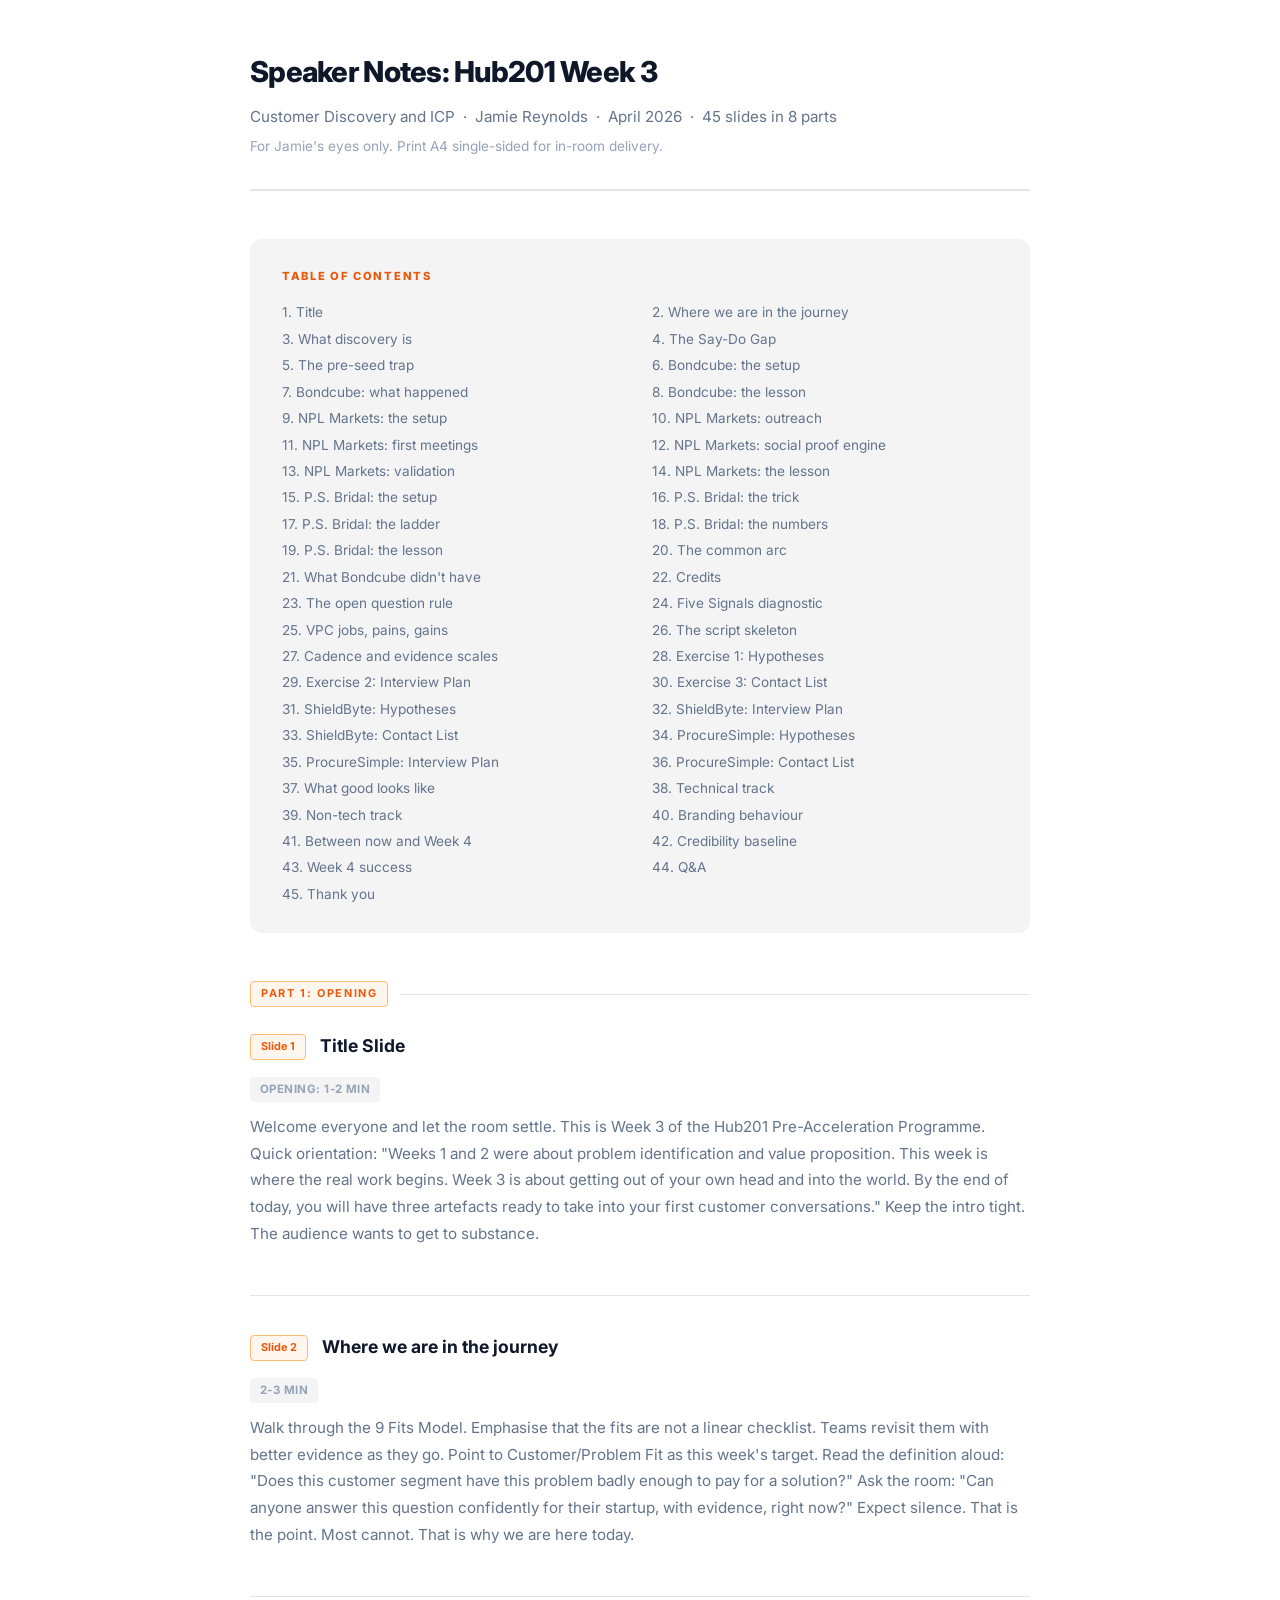
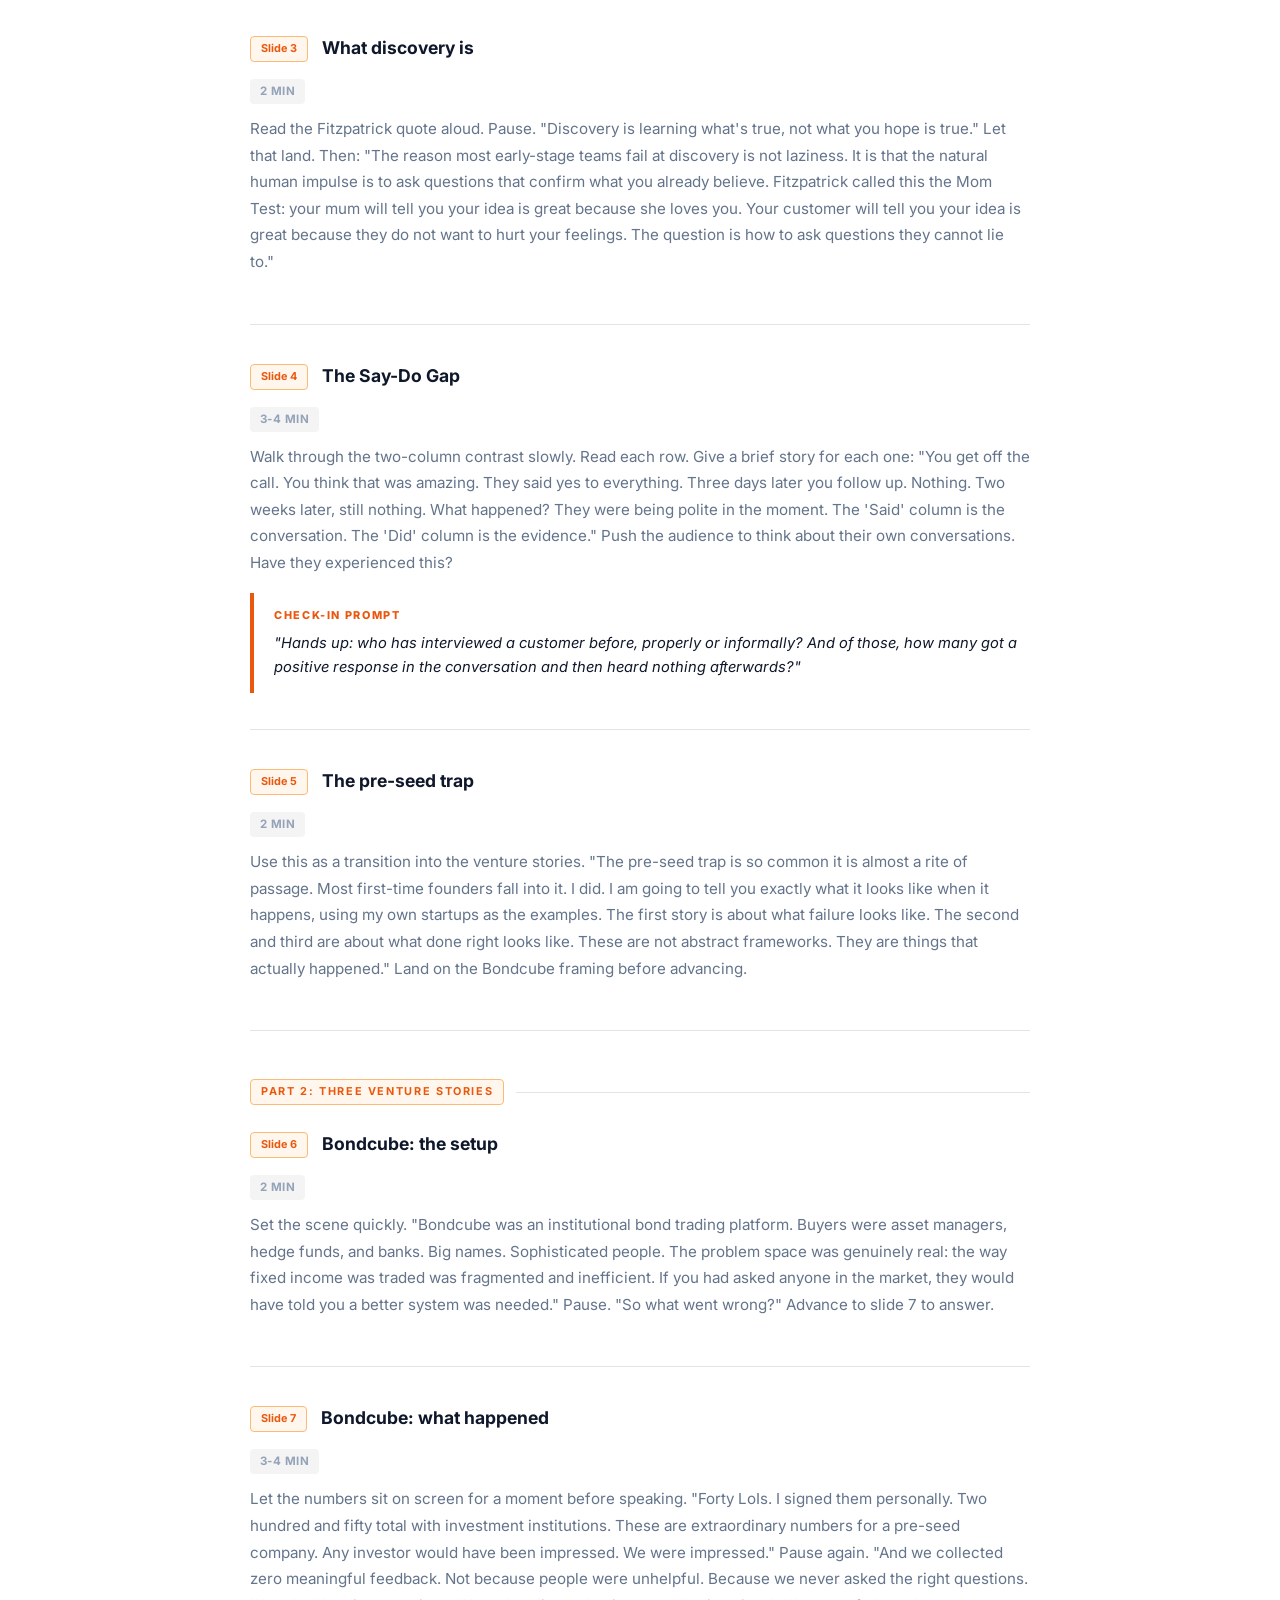
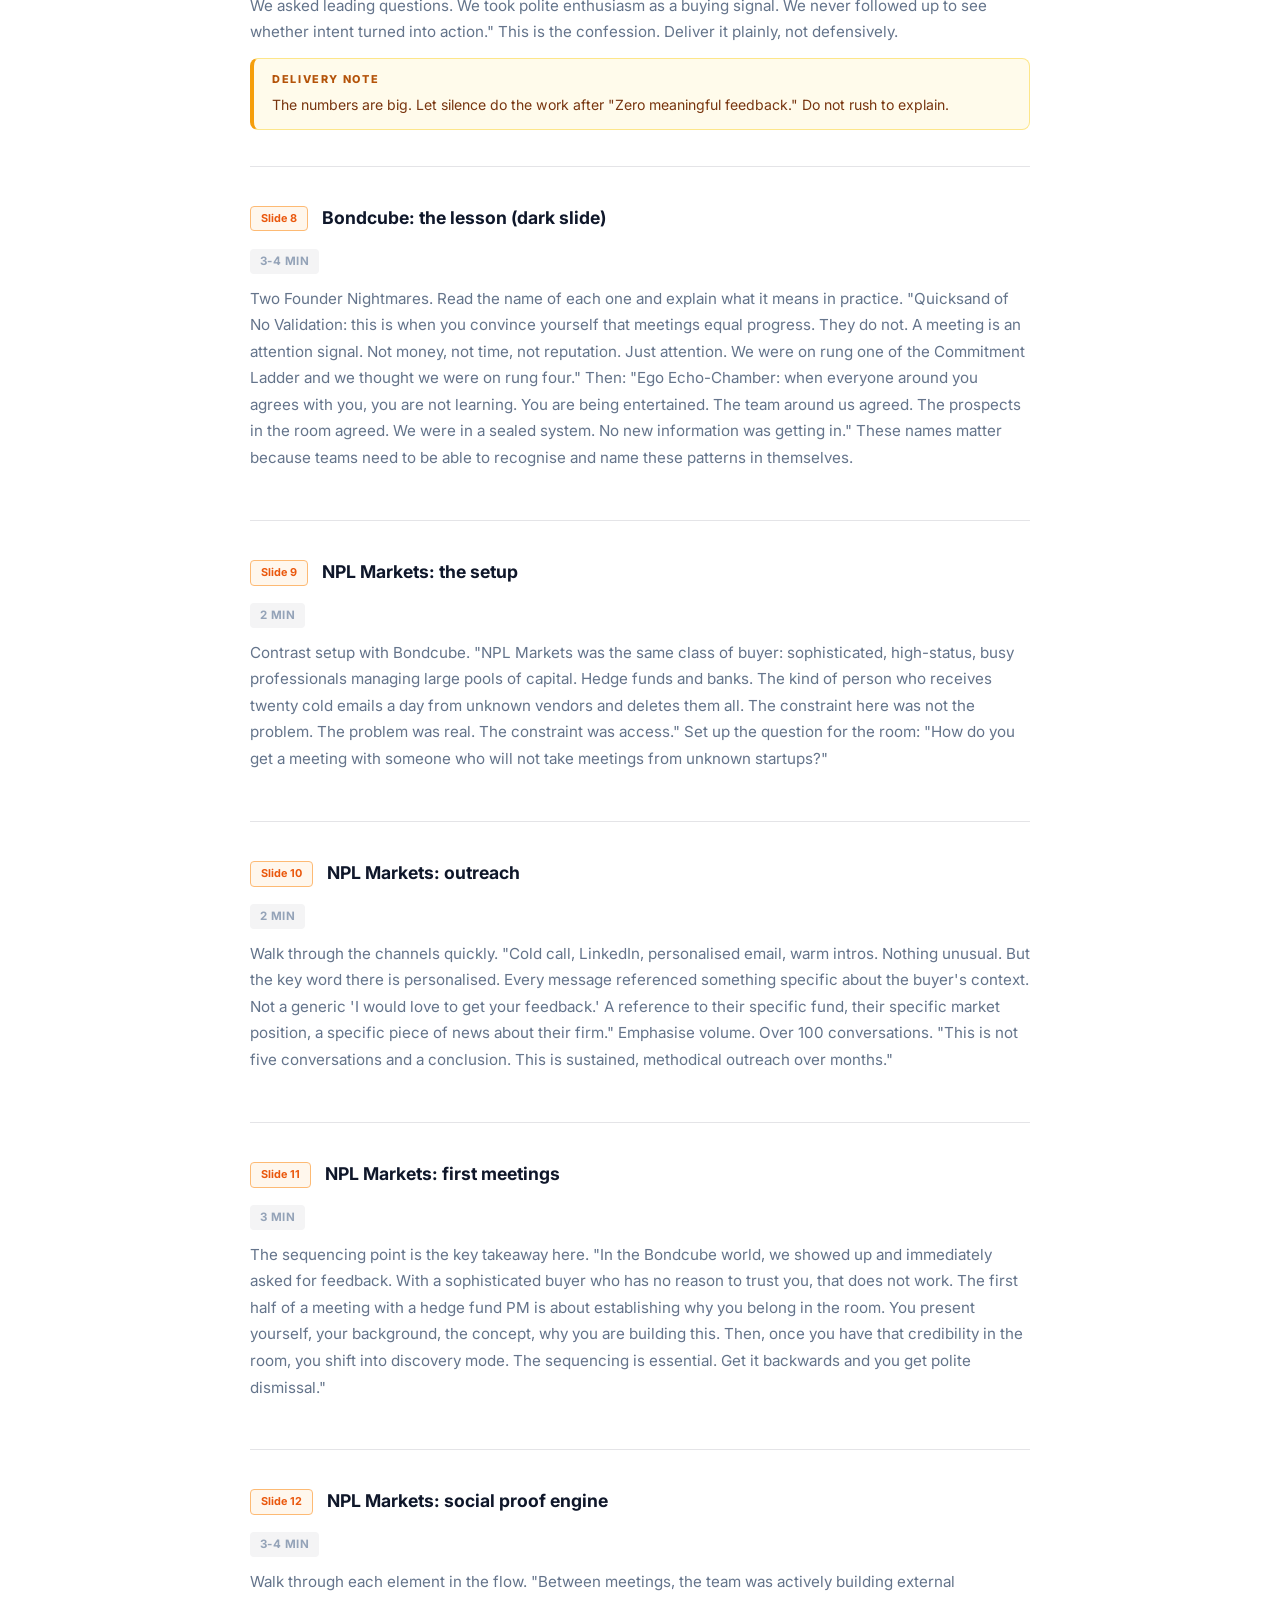
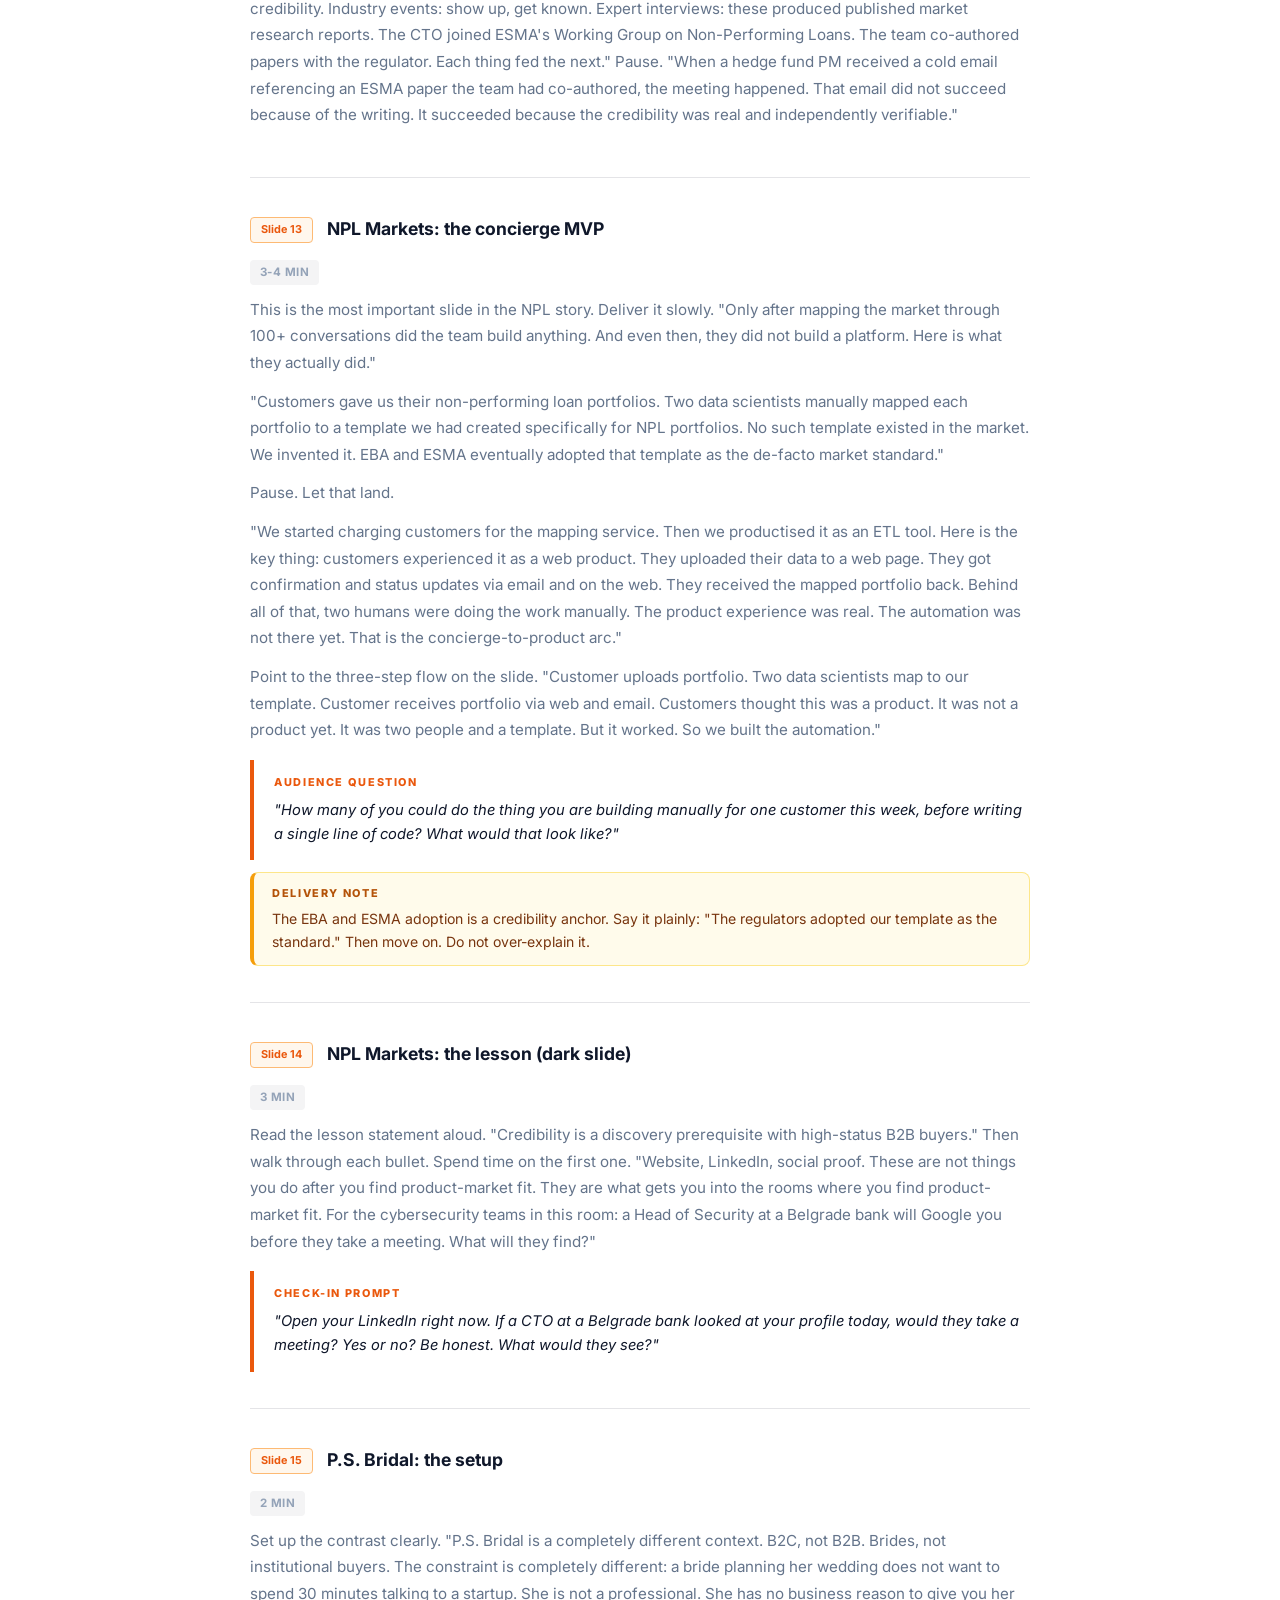
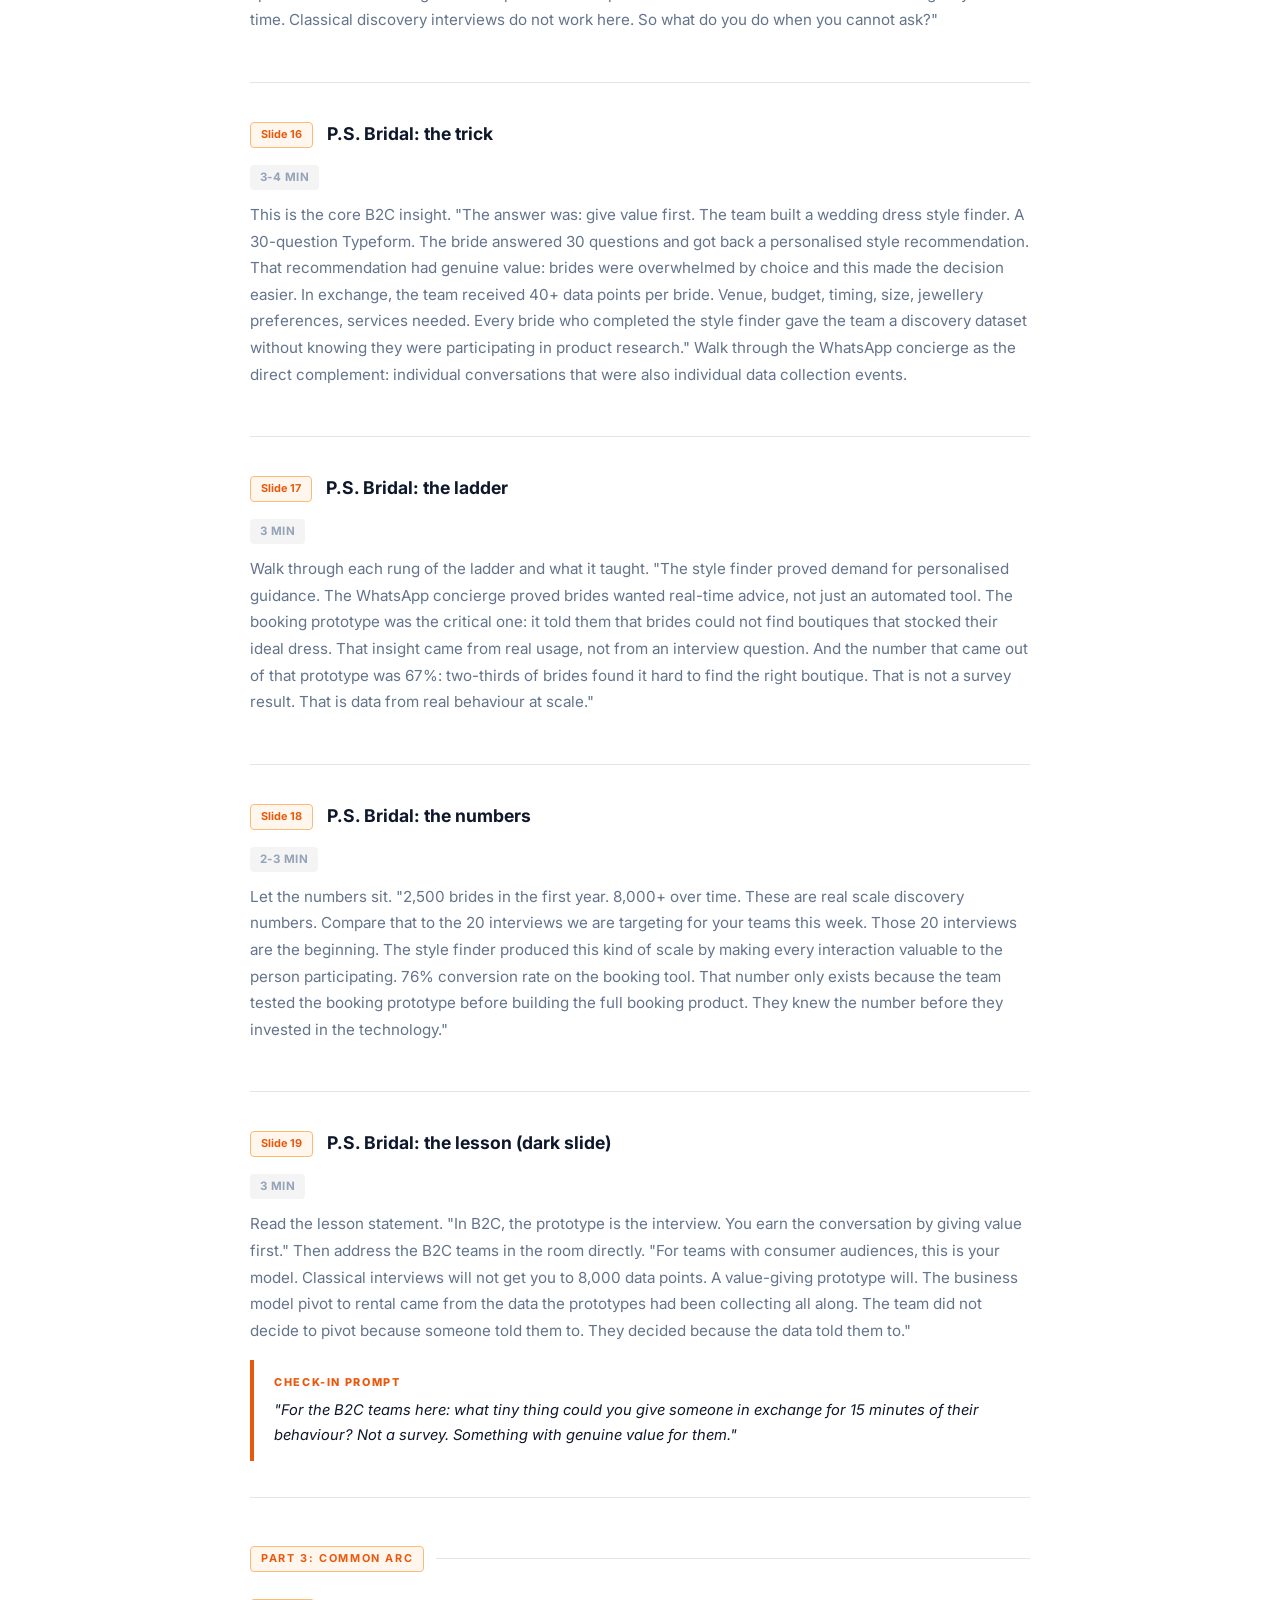
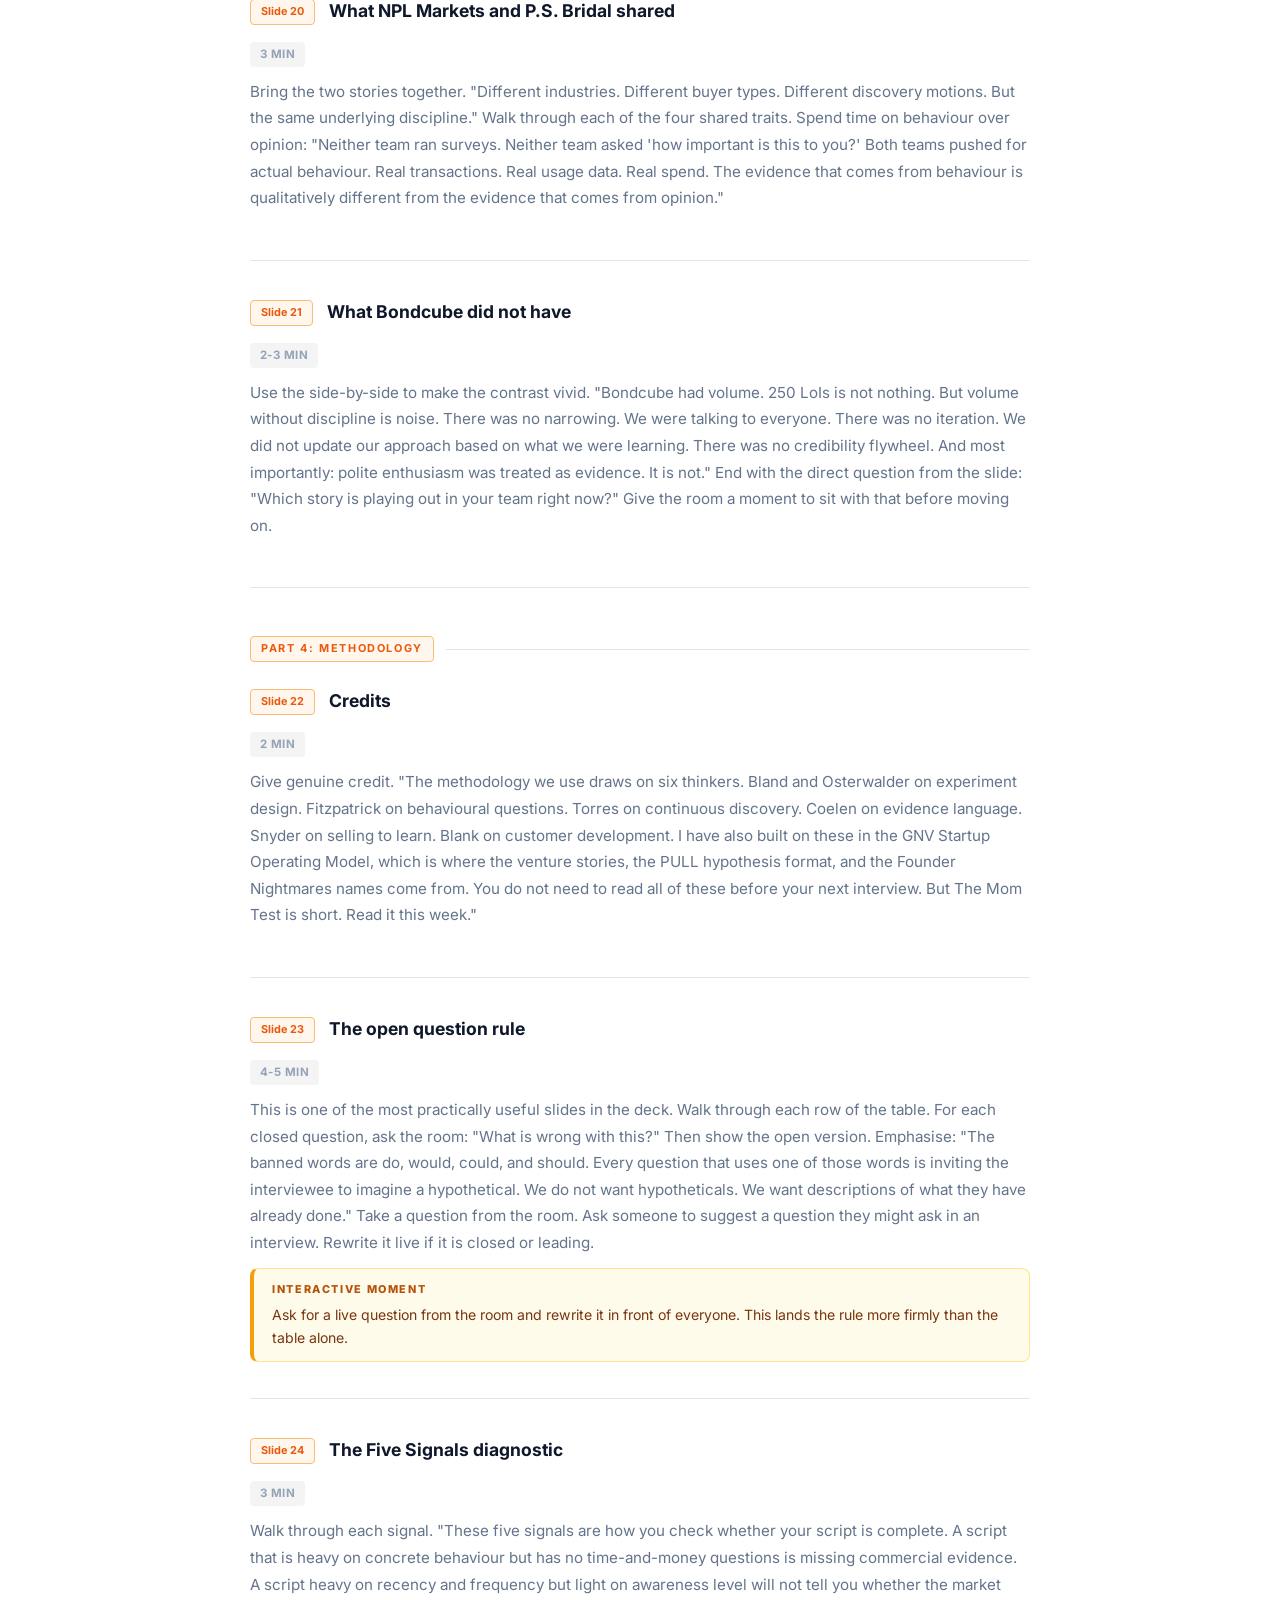
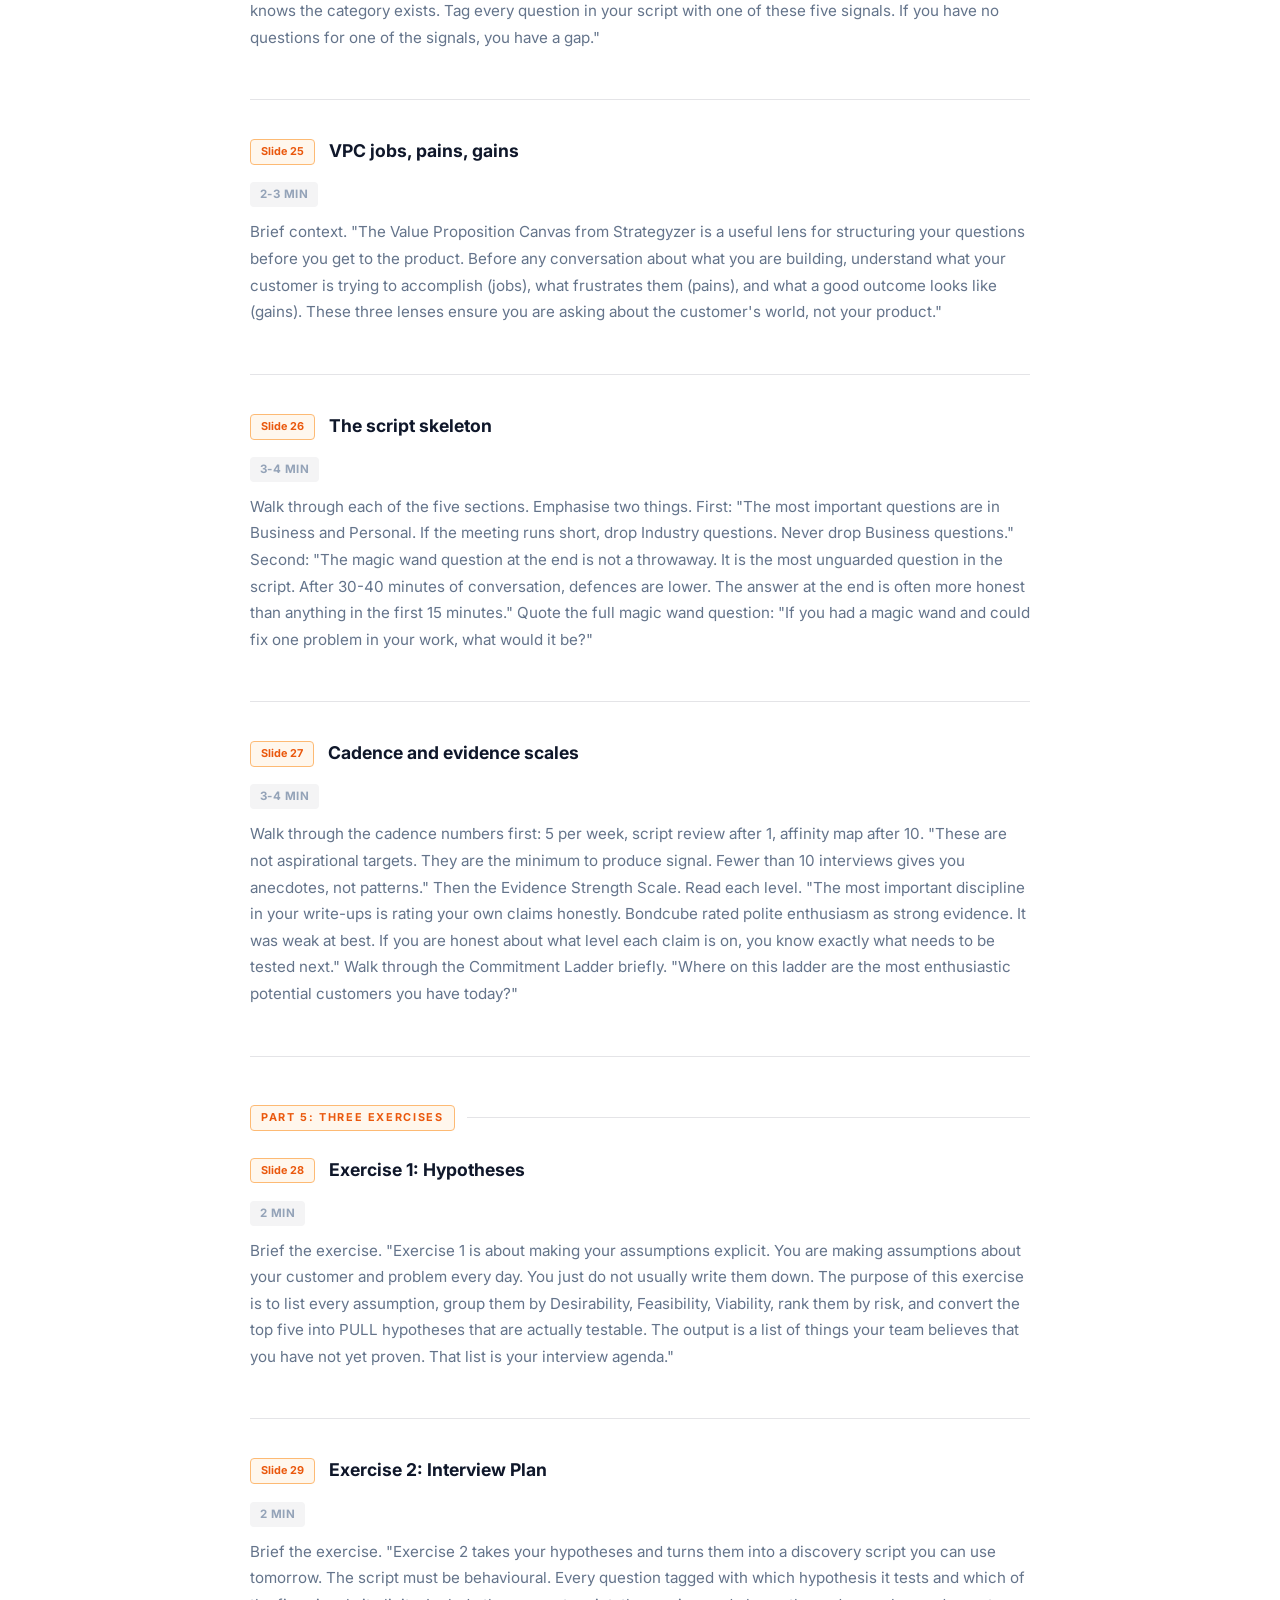
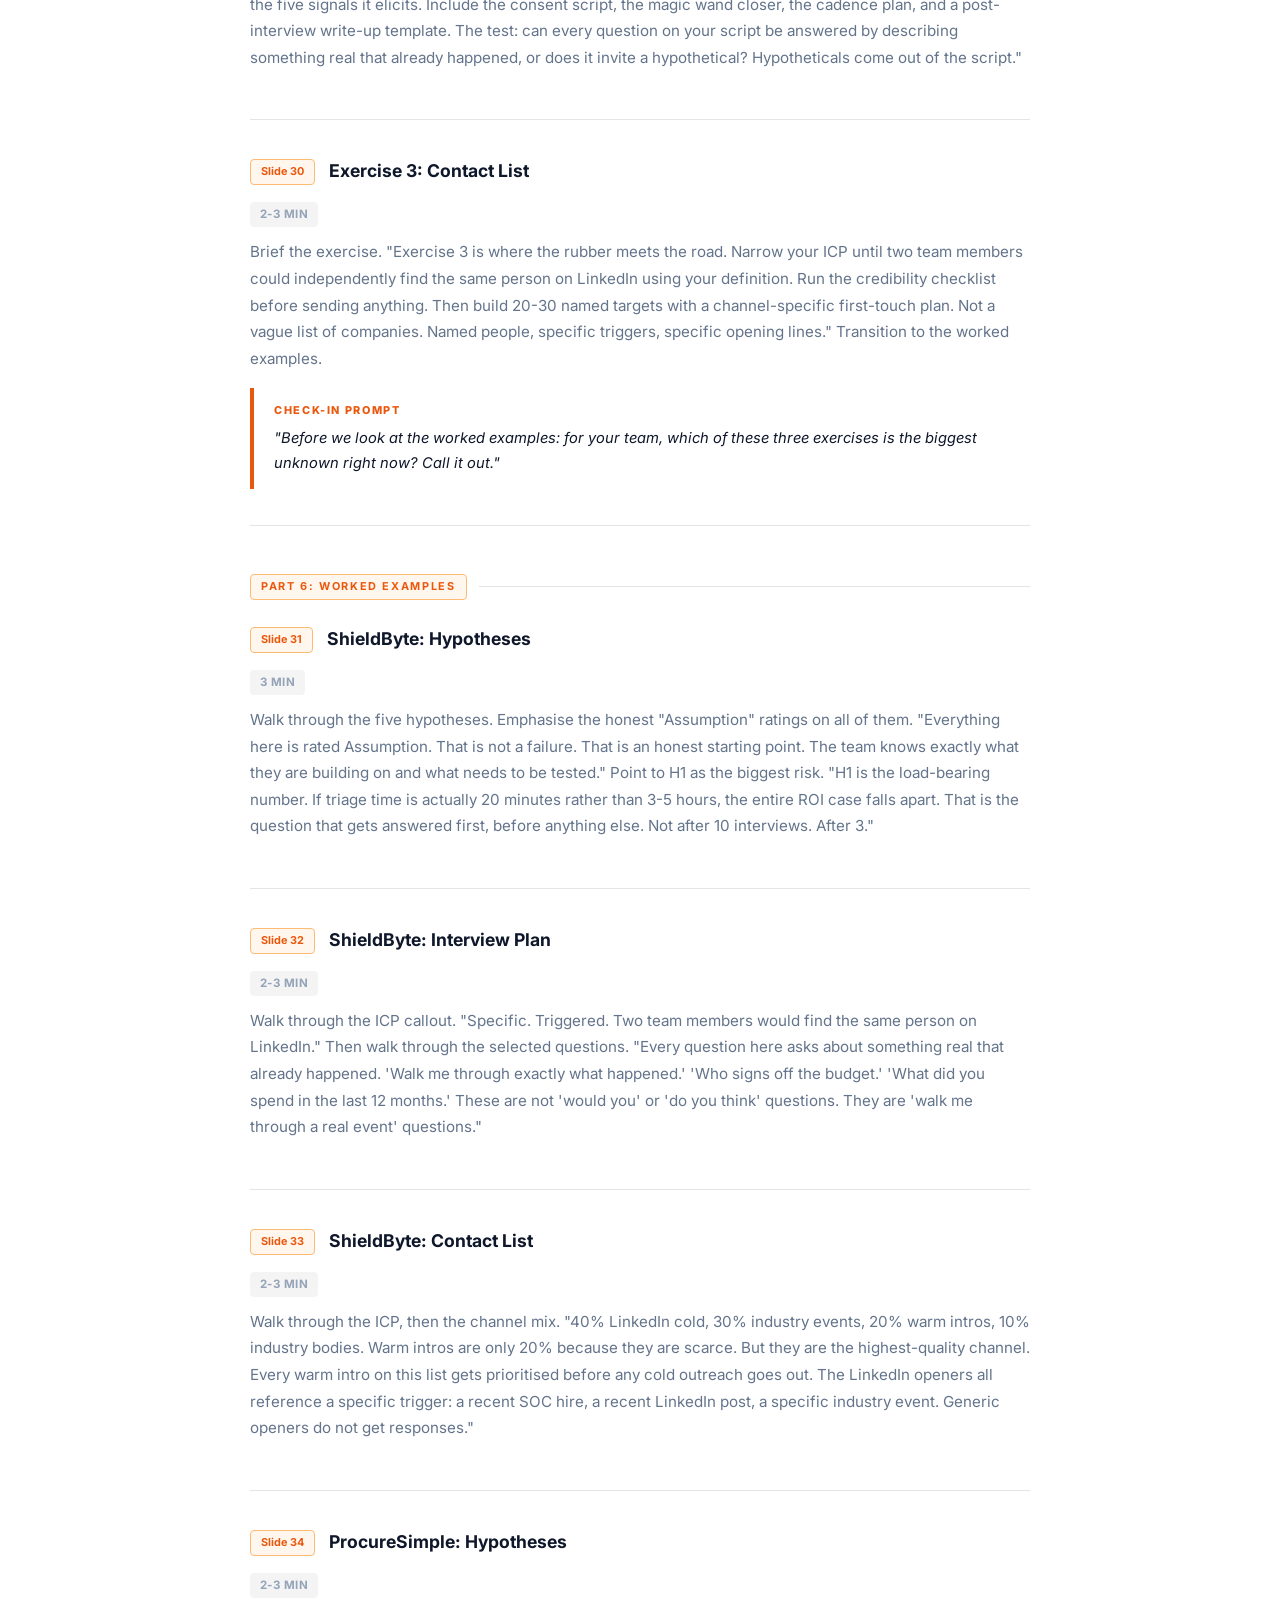
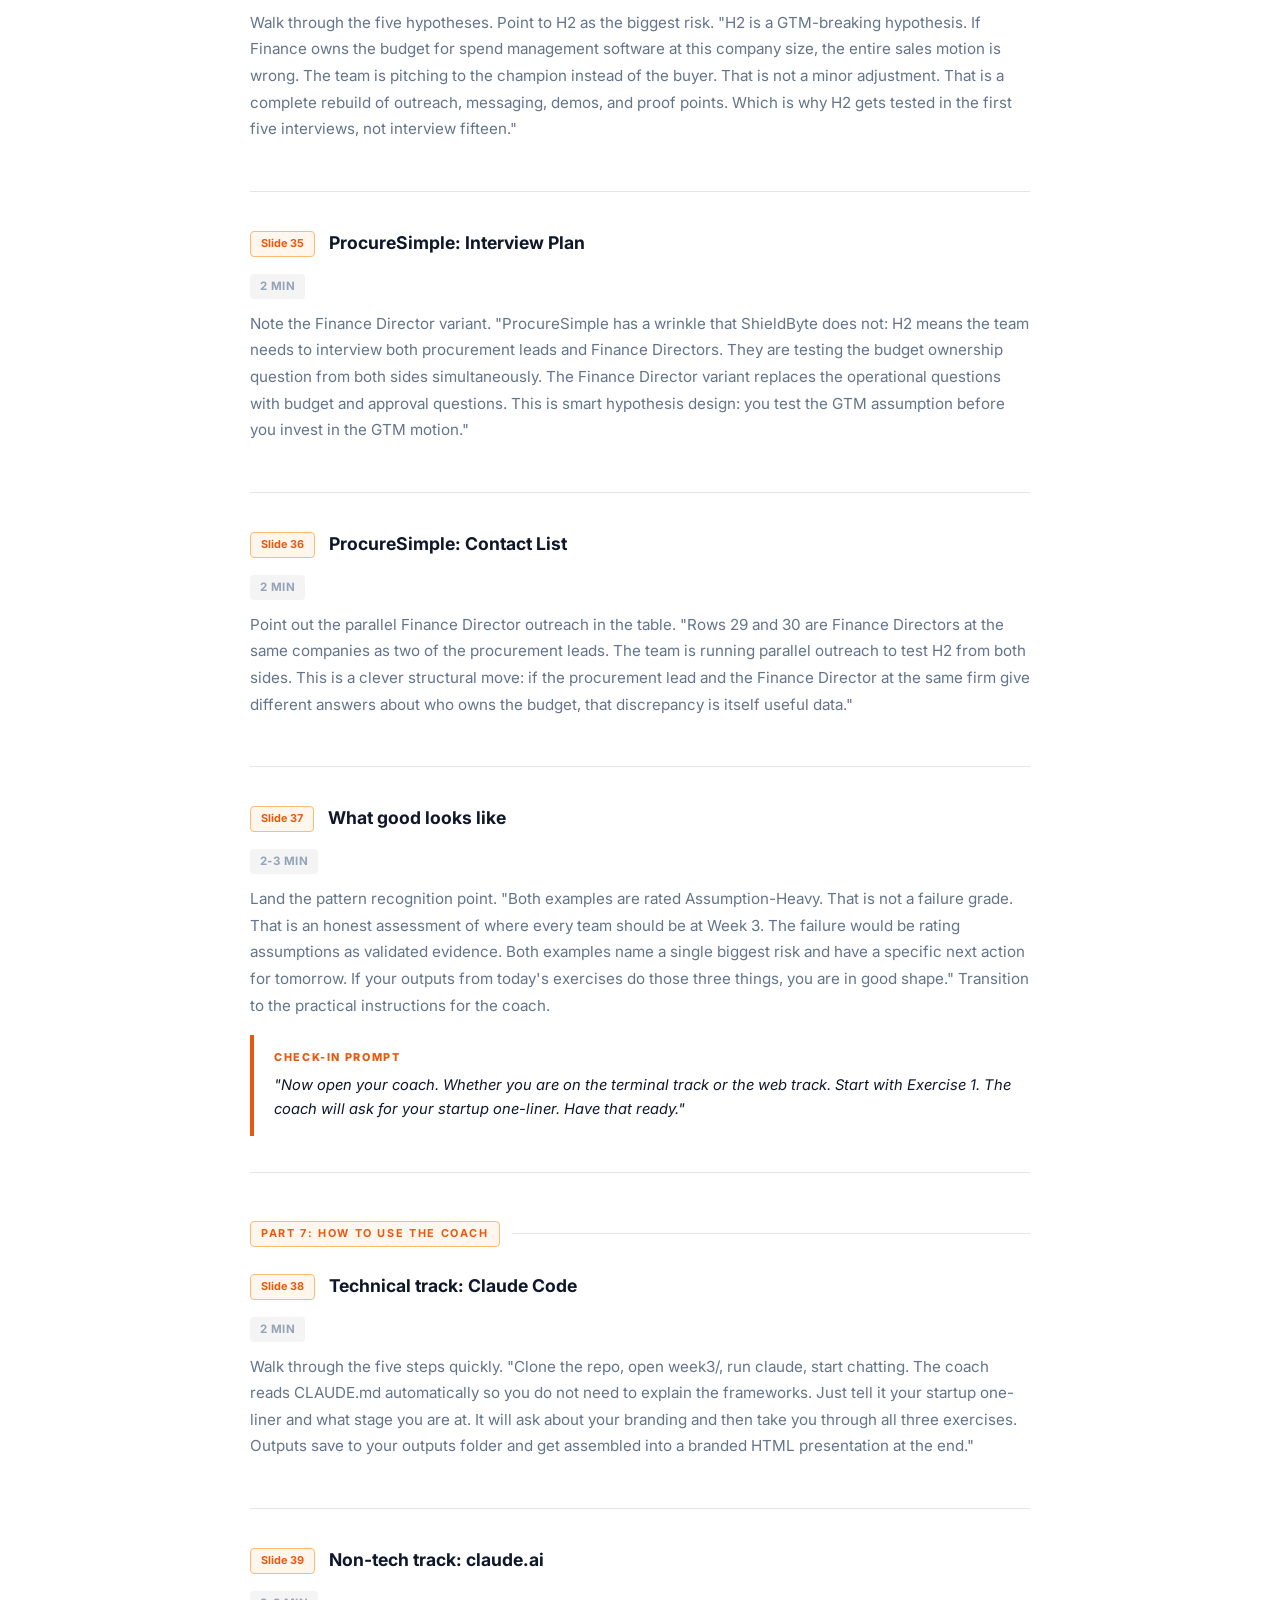
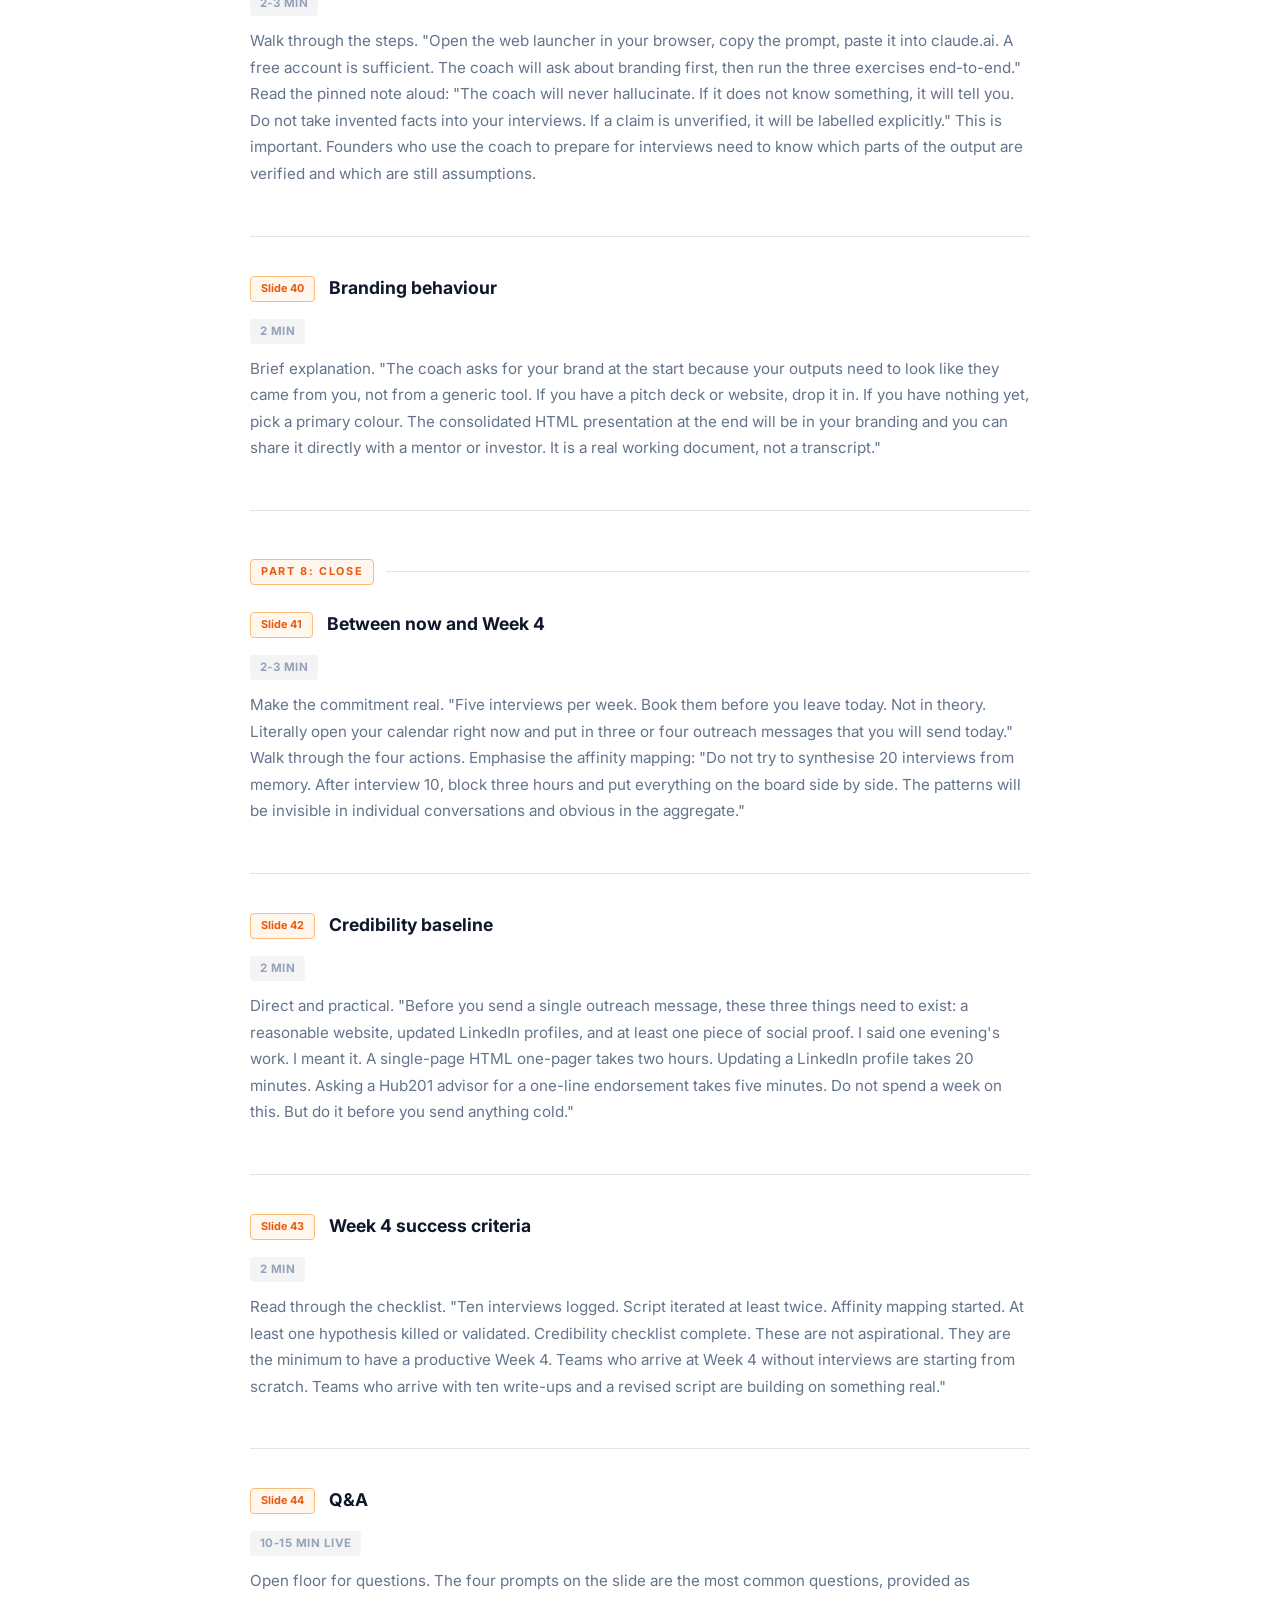
<file: week3/workshop/speaker-notes.html>
<!DOCTYPE html>
<html lang="en">
<head>
  <meta charset="UTF-8">
  <meta name="viewport" content="width=device-width, initial-scale=1.0">
  <title>Speaker Notes: Hub201 Week 3</title>
  <link rel="preconnect" href="https://fonts.googleapis.com">
  <link rel="preconnect" href="https://fonts.gstatic.com" crossorigin>
  <link href="https://fonts.googleapis.com/css2?family=Inter:wght@400;500;600;700&display=swap" rel="stylesheet">
  <style>
    @import url('https://fonts.googleapis.com/css2?family=Inter:wght@300;400;500;600;700;800&display=swap');

    :root {
      --primary:      #EA580D;
      --primary-pale: #FFF7ED;
      --border:       #E4E4E7;
      --text:         #0F172A;
      --text-2:       #64748B;
      --text-3:       #94A3B8;
      --surface-2:    #F4F4F5;
    }

    *, *::before, *::after {
      box-sizing: border-box;
      margin: 0;
      padding: 0;
    }

    body {
      font-family: 'Inter', -apple-system, BlinkMacSystemFont, 'Segoe UI', sans-serif;
      color: var(--text);
      background: #FFFFFF;
      -webkit-font-smoothing: antialiased;
      padding: 48px 0;
      line-height: 1.65;
    }

    .container {
      max-width: 860px;
      margin: 0 auto;
      padding: 0 40px;
    }

    /* Header */
    .doc-header {
      margin-bottom: 48px;
      border-bottom: 2px solid var(--border);
      padding-bottom: 32px;
    }

    .doc-header h1 {
      font-size: 1.8rem;
      font-weight: 800;
      color: var(--text);
      letter-spacing: -0.025em;
      margin-bottom: 8px;
    }

    .doc-header p {
      font-size: 0.95rem;
      color: var(--text-2);
    }

    /* Eyebrow on doc-header */
    .doc-eyebrow {
      display: block;
      font-size: 0.7rem;
      font-weight: 700;
      text-transform: uppercase;
      letter-spacing: 0.15em;
      color: var(--primary);
      margin-bottom: 10px;
    }

    /* TOC */
    .toc {
      background: var(--surface-2);
      border-radius: 12px;
      padding: 28px 32px;
      margin-bottom: 48px;
    }

    .toc h2 {
      font-size: 0.7rem;
      font-weight: 800;
      text-transform: uppercase;
      letter-spacing: 0.15em;
      color: var(--primary);
      margin-bottom: 16px;
    }

    .toc-grid {
      display: grid;
      grid-template-columns: 1fr 1fr;
      gap: 4px 24px;
    }

    .toc-item {
      font-size: 0.85rem;
      color: var(--text-2);
    }

    .toc-item a {
      color: var(--text-2);
      text-decoration: none;
    }

    .toc-item a:hover {
      color: var(--primary);
    }

    /* Part dividers */
    .part-divider {
      margin: 48px 0 24px;
      display: flex;
      align-items: center;
      gap: 12px;
    }

    .part-divider .part-label {
      font-size: 0.68rem;
      font-weight: 700;
      text-transform: uppercase;
      letter-spacing: 0.15em;
      color: var(--primary);
      background: var(--primary-pale);
      border: 1px solid #FDBA74;
      border-radius: 4px;
      padding: 3px 10px;
      white-space: nowrap;
    }

    .part-divider .divider-line {
      flex: 1;
      height: 1px;
      background: var(--border);
    }

    /* Note sections */
    .note-section {
      margin-bottom: 36px;
      padding-bottom: 36px;
      border-bottom: 1px solid var(--border);
    }

    .note-section:last-child {
      border-bottom: none;
    }

    .note-header {
      display: flex;
      align-items: flex-start;
      gap: 14px;
      margin-bottom: 14px;
    }

    .slide-num {
      font-size: 0.68rem;
      font-weight: 700;
      color: var(--primary);
      background: var(--primary-pale);
      border: 1px solid #FDBA74;
      border-radius: 4px;
      padding: 3px 10px;
      white-space: nowrap;
      flex-shrink: 0;
      margin-top: 3px;
    }

    .note-title {
      font-size: 1.1rem;
      font-weight: 700;
      color: var(--text);
    }

    .note-body {
      font-size: 0.95rem;
      line-height: 1.75;
      color: var(--text-2);
      margin-bottom: 12px;
    }

    .note-body strong {
      color: var(--text);
      font-weight: 600;
    }

    .timing-hint {
      display: inline-block;
      font-size: 0.72rem;
      font-weight: 700;
      color: var(--text-3);
      background: var(--surface-2);
      border-radius: 4px;
      padding: 3px 10px;
      margin-bottom: 12px;
      letter-spacing: 0.04em;
      text-transform: uppercase;
    }

    /* Check-in callout: pull-quote pattern with primary orange border */
    aside.check-in {
      border-left: 4px solid var(--primary);
      padding: 14px 0 14px 20px;
      margin-top: 16px;
    }

    aside.check-in .check-in-label {
      font-size: 0.68rem;
      font-weight: 800;
      text-transform: uppercase;
      letter-spacing: 0.15em;
      color: var(--primary);
      margin-bottom: 6px;
    }

    aside.check-in p {
      font-size: 0.92rem;
      color: var(--text);
      font-style: italic;
      margin: 0;
      line-height: 1.65;
    }

    /* Delivery cue: amber accent */
    .delivery-cue {
      background: #FFFBEB;
      border: 1px solid #FDE68A;
      border-left: 4px solid #F59E0B;
      border-radius: 8px;
      padding: 12px 18px;
      margin-top: 12px;
    }

    .delivery-cue .cue-label {
      font-size: 0.68rem;
      font-weight: 800;
      text-transform: uppercase;
      letter-spacing: 0.15em;
      color: #B45309;
      margin-bottom: 5px;
    }

    .delivery-cue p {
      font-size: 0.88rem;
      color: #78350F;
      margin: 0;
      line-height: 1.6;
    }

    @media print {
      body {
        padding: 20px 0;
      }

      .container {
        max-width: 100%;
        padding: 0 24px;
      }

      .toc {
        page-break-after: always;
      }

      .note-section {
        page-break-inside: avoid;
      }

      .part-divider {
        page-break-before: auto;
      }

      a {
        color: var(--text-2);
        text-decoration: none;
      }

      .check-in,
      .delivery-cue {
        break-inside: avoid;
      }
    }
  </style>
</head>
<body>

<div class="container">

  <div class="doc-header">
    <h1>Speaker Notes: Hub201 Week 3</h1>
    <p>Customer Discovery and ICP &nbsp;&middot;&nbsp; Jamie Reynolds &nbsp;&middot;&nbsp; April 2026 &nbsp;&middot;&nbsp; 45 slides in 8 parts</p>
    <p style="margin-top: 6px; font-size: 0.85rem; color: #94A3B8;">For Jamie's eyes only. Print A4 single-sided for in-room delivery.</p>
  </div>

  <div class="toc">
    <h2>Table of Contents</h2>
    <div class="toc-grid">
      <div class="toc-item"><a href="#slide-1">1. Title</a></div>
      <div class="toc-item"><a href="#slide-2">2. Where we are in the journey</a></div>
      <div class="toc-item"><a href="#slide-3">3. What discovery is</a></div>
      <div class="toc-item"><a href="#slide-4">4. The Say-Do Gap</a></div>
      <div class="toc-item"><a href="#slide-5">5. The pre-seed trap</a></div>
      <div class="toc-item"><a href="#slide-6">6. Bondcube: the setup</a></div>
      <div class="toc-item"><a href="#slide-7">7. Bondcube: what happened</a></div>
      <div class="toc-item"><a href="#slide-8">8. Bondcube: the lesson</a></div>
      <div class="toc-item"><a href="#slide-9">9. NPL Markets: the setup</a></div>
      <div class="toc-item"><a href="#slide-10">10. NPL Markets: outreach</a></div>
      <div class="toc-item"><a href="#slide-11">11. NPL Markets: first meetings</a></div>
      <div class="toc-item"><a href="#slide-12">12. NPL Markets: social proof engine</a></div>
      <div class="toc-item"><a href="#slide-13">13. NPL Markets: validation</a></div>
      <div class="toc-item"><a href="#slide-14">14. NPL Markets: the lesson</a></div>
      <div class="toc-item"><a href="#slide-15">15. P.S. Bridal: the setup</a></div>
      <div class="toc-item"><a href="#slide-16">16. P.S. Bridal: the trick</a></div>
      <div class="toc-item"><a href="#slide-17">17. P.S. Bridal: the ladder</a></div>
      <div class="toc-item"><a href="#slide-18">18. P.S. Bridal: the numbers</a></div>
      <div class="toc-item"><a href="#slide-19">19. P.S. Bridal: the lesson</a></div>
      <div class="toc-item"><a href="#slide-20">20. The common arc</a></div>
      <div class="toc-item"><a href="#slide-21">21. What Bondcube didn't have</a></div>
      <div class="toc-item"><a href="#slide-22">22. Credits</a></div>
      <div class="toc-item"><a href="#slide-23">23. The open question rule</a></div>
      <div class="toc-item"><a href="#slide-24">24. Five Signals diagnostic</a></div>
      <div class="toc-item"><a href="#slide-25">25. VPC jobs, pains, gains</a></div>
      <div class="toc-item"><a href="#slide-26">26. The script skeleton</a></div>
      <div class="toc-item"><a href="#slide-27">27. Cadence and evidence scales</a></div>
      <div class="toc-item"><a href="#slide-28">28. Exercise 1: Hypotheses</a></div>
      <div class="toc-item"><a href="#slide-29">29. Exercise 2: Interview Plan</a></div>
      <div class="toc-item"><a href="#slide-30">30. Exercise 3: Contact List</a></div>
      <div class="toc-item"><a href="#slide-31">31. ShieldByte: Hypotheses</a></div>
      <div class="toc-item"><a href="#slide-32">32. ShieldByte: Interview Plan</a></div>
      <div class="toc-item"><a href="#slide-33">33. ShieldByte: Contact List</a></div>
      <div class="toc-item"><a href="#slide-34">34. ProcureSimple: Hypotheses</a></div>
      <div class="toc-item"><a href="#slide-35">35. ProcureSimple: Interview Plan</a></div>
      <div class="toc-item"><a href="#slide-36">36. ProcureSimple: Contact List</a></div>
      <div class="toc-item"><a href="#slide-37">37. What good looks like</a></div>
      <div class="toc-item"><a href="#slide-38">38. Technical track</a></div>
      <div class="toc-item"><a href="#slide-39">39. Non-tech track</a></div>
      <div class="toc-item"><a href="#slide-40">40. Branding behaviour</a></div>
      <div class="toc-item"><a href="#slide-41">41. Between now and Week 4</a></div>
      <div class="toc-item"><a href="#slide-42">42. Credibility baseline</a></div>
      <div class="toc-item"><a href="#slide-43">43. Week 4 success</a></div>
      <div class="toc-item"><a href="#slide-44">44. Q&amp;A</a></div>
      <div class="toc-item"><a href="#slide-45">45. Thank you</a></div>
    </div>
  </div>

  <!-- PART 1: Opening -->

  <div class="part-divider">
    <span class="part-label">Part 1: Opening</span>
    <div class="divider-line"></div>
  </div>

  <div class="note-section" id="slide-1">
    <div class="note-header">
      <span class="slide-num">Slide 1</span>
      <div class="note-title">Title Slide</div>
    </div>
    <span class="timing-hint">Opening: 1-2 min</span>
    <p class="note-body">Welcome everyone and let the room settle. This is Week 3 of the Hub201 Pre-Acceleration Programme. Quick orientation: "Weeks 1 and 2 were about problem identification and value proposition. This week is where the real work begins. Week 3 is about getting out of your own head and into the world. By the end of today, you will have three artefacts ready to take into your first customer conversations." Keep the intro tight. The audience wants to get to substance.</p>
  </div>

  <div class="note-section" id="slide-2">
    <div class="note-header">
      <span class="slide-num">Slide 2</span>
      <div class="note-title">Where we are in the journey</div>
    </div>
    <span class="timing-hint">2-3 min</span>
    <p class="note-body">Walk through the 9 Fits Model. Emphasise that the fits are not a linear checklist. Teams revisit them with better evidence as they go. Point to Customer/Problem Fit as this week's target. Read the definition aloud: "Does this customer segment have this problem badly enough to pay for a solution?" Ask the room: "Can anyone answer this question confidently for their startup, with evidence, right now?" Expect silence. That is the point. Most cannot. That is why we are here today.</p>
  </div>

  <div class="note-section" id="slide-3">
    <div class="note-header">
      <span class="slide-num">Slide 3</span>
      <div class="note-title">What discovery is</div>
    </div>
    <span class="timing-hint">2 min</span>
    <p class="note-body">Read the Fitzpatrick quote aloud. Pause. "Discovery is learning what's true, not what you hope is true." Let that land. Then: "The reason most early-stage teams fail at discovery is not laziness. It is that the natural human impulse is to ask questions that confirm what you already believe. Fitzpatrick called this the Mom Test: your mum will tell you your idea is great because she loves you. Your customer will tell you your idea is great because they do not want to hurt your feelings. The question is how to ask questions they cannot lie to."</p>
  </div>

  <div class="note-section" id="slide-4">
    <div class="note-header">
      <span class="slide-num">Slide 4</span>
      <div class="note-title">The Say-Do Gap</div>
    </div>
    <span class="timing-hint">3-4 min</span>
    <p class="note-body">Walk through the two-column contrast slowly. Read each row. Give a brief story for each one: "You get off the call. You think that was amazing. They said yes to everything. Three days later you follow up. Nothing. Two weeks later, still nothing. What happened? They were being polite in the moment. The 'Said' column is the conversation. The 'Did' column is the evidence." Push the audience to think about their own conversations. Have they experienced this?</p>
    <aside class="check-in">
      <div class="check-in-label">Check-in prompt</div>
      <p>"Hands up: who has interviewed a customer before, properly or informally? And of those, how many got a positive response in the conversation and then heard nothing afterwards?"</p>
    </aside>
  </div>

  <div class="note-section" id="slide-5">
    <div class="note-header">
      <span class="slide-num">Slide 5</span>
      <div class="note-title">The pre-seed trap</div>
    </div>
    <span class="timing-hint">2 min</span>
    <p class="note-body">Use this as a transition into the venture stories. "The pre-seed trap is so common it is almost a rite of passage. Most first-time founders fall into it. I did. I am going to tell you exactly what it looks like when it happens, using my own startups as the examples. The first story is about what failure looks like. The second and third are about what done right looks like. These are not abstract frameworks. They are things that actually happened." Land on the Bondcube framing before advancing.</p>
  </div>

  <!-- PART 2: Venture Stories -->

  <div class="part-divider">
    <span class="part-label">Part 2: Three Venture Stories</span>
    <div class="divider-line"></div>
  </div>

  <div class="note-section" id="slide-6">
    <div class="note-header">
      <span class="slide-num">Slide 6</span>
      <div class="note-title">Bondcube: the setup</div>
    </div>
    <span class="timing-hint">2 min</span>
    <p class="note-body">Set the scene quickly. "Bondcube was an institutional bond trading platform. Buyers were asset managers, hedge funds, and banks. Big names. Sophisticated people. The problem space was genuinely real: the way fixed income was traded was fragmented and inefficient. If you had asked anyone in the market, they would have told you a better system was needed." Pause. "So what went wrong?" Advance to slide 7 to answer.</p>
  </div>

  <div class="note-section" id="slide-7">
    <div class="note-header">
      <span class="slide-num">Slide 7</span>
      <div class="note-title">Bondcube: what happened</div>
    </div>
    <span class="timing-hint">3-4 min</span>
    <p class="note-body">Let the numbers sit on screen for a moment before speaking. "Forty LoIs. I signed them personally. Two hundred and fifty total with investment institutions. These are extraordinary numbers for a pre-seed company. Any investor would have been impressed. We were impressed." Pause again. "And we collected zero meaningful feedback. Not because people were unhelpful. Because we never asked the right questions. We asked leading questions. We took polite enthusiasm as a buying signal. We never followed up to see whether intent turned into action." This is the confession. Deliver it plainly, not defensively.</p>
    <div class="delivery-cue">
      <div class="cue-label">Delivery note</div>
      <p>The numbers are big. Let silence do the work after "Zero meaningful feedback." Do not rush to explain.</p>
    </div>
  </div>

  <div class="note-section" id="slide-8">
    <div class="note-header">
      <span class="slide-num">Slide 8</span>
      <div class="note-title">Bondcube: the lesson (dark slide)</div>
    </div>
    <span class="timing-hint">3-4 min</span>
    <p class="note-body">Two Founder Nightmares. Read the name of each one and explain what it means in practice. "Quicksand of No Validation: this is when you convince yourself that meetings equal progress. They do not. A meeting is an attention signal. Not money, not time, not reputation. Just attention. We were on rung one of the Commitment Ladder and we thought we were on rung four." Then: "Ego Echo-Chamber: when everyone around you agrees with you, you are not learning. You are being entertained. The team around us agreed. The prospects in the room agreed. We were in a sealed system. No new information was getting in." These names matter because teams need to be able to recognise and name these patterns in themselves.</p>
  </div>

  <div class="note-section" id="slide-9">
    <div class="note-header">
      <span class="slide-num">Slide 9</span>
      <div class="note-title">NPL Markets: the setup</div>
    </div>
    <span class="timing-hint">2 min</span>
    <p class="note-body">Contrast setup with Bondcube. "NPL Markets was the same class of buyer: sophisticated, high-status, busy professionals managing large pools of capital. Hedge funds and banks. The kind of person who receives twenty cold emails a day from unknown vendors and deletes them all. The constraint here was not the problem. The problem was real. The constraint was access." Set up the question for the room: "How do you get a meeting with someone who will not take meetings from unknown startups?"</p>
  </div>

  <div class="note-section" id="slide-10">
    <div class="note-header">
      <span class="slide-num">Slide 10</span>
      <div class="note-title">NPL Markets: outreach</div>
    </div>
    <span class="timing-hint">2 min</span>
    <p class="note-body">Walk through the channels quickly. "Cold call, LinkedIn, personalised email, warm intros. Nothing unusual. But the key word there is personalised. Every message referenced something specific about the buyer's context. Not a generic 'I would love to get your feedback.' A reference to their specific fund, their specific market position, a specific piece of news about their firm." Emphasise volume. Over 100 conversations. "This is not five conversations and a conclusion. This is sustained, methodical outreach over months."</p>
  </div>

  <div class="note-section" id="slide-11">
    <div class="note-header">
      <span class="slide-num">Slide 11</span>
      <div class="note-title">NPL Markets: first meetings</div>
    </div>
    <span class="timing-hint">3 min</span>
    <p class="note-body">The sequencing point is the key takeaway here. "In the Bondcube world, we showed up and immediately asked for feedback. With a sophisticated buyer who has no reason to trust you, that does not work. The first half of a meeting with a hedge fund PM is about establishing why you belong in the room. You present yourself, your background, the concept, why you are building this. Then, once you have that credibility in the room, you shift into discovery mode. The sequencing is essential. Get it backwards and you get polite dismissal."</p>
  </div>

  <div class="note-section" id="slide-12">
    <div class="note-header">
      <span class="slide-num">Slide 12</span>
      <div class="note-title">NPL Markets: social proof engine</div>
    </div>
    <span class="timing-hint">3-4 min</span>
    <p class="note-body">Walk through each element in the flow. "Between meetings, the team was actively building external credibility. Industry events: show up, get known. Expert interviews: these produced published market research reports. The CTO joined ESMA's Working Group on Non-Performing Loans. The team co-authored papers with the regulator. Each thing fed the next." Pause. "When a hedge fund PM received a cold email referencing an ESMA paper the team had co-authored, the meeting happened. That email did not succeed because of the writing. It succeeded because the credibility was real and independently verifiable."</p>
  </div>

  <div class="note-section" id="slide-13">
    <div class="note-header">
      <span class="slide-num">Slide 13</span>
      <div class="note-title">NPL Markets: the concierge MVP</div>
    </div>
    <span class="timing-hint">3-4 min</span>
    <p class="note-body">This is the most important slide in the NPL story. Deliver it slowly. "Only after mapping the market through 100+ conversations did the team build anything. And even then, they did not build a platform. Here is what they actually did."</p>
    <p class="note-body">"Customers gave us their non-performing loan portfolios. Two data scientists manually mapped each portfolio to a template we had created specifically for NPL portfolios. No such template existed in the market. We invented it. EBA and ESMA eventually adopted that template as the de-facto market standard."</p>
    <p class="note-body">Pause. Let that land.</p>
    <p class="note-body">"We started charging customers for the mapping service. Then we productised it as an ETL tool. Here is the key thing: customers experienced it as a web product. They uploaded their data to a web page. They got confirmation and status updates via email and on the web. They received the mapped portfolio back. Behind all of that, two humans were doing the work manually. The product experience was real. The automation was not there yet. That is the concierge-to-product arc."</p>
    <p class="note-body">Point to the three-step flow on the slide. "Customer uploads portfolio. Two data scientists map to our template. Customer receives portfolio via web and email. Customers thought this was a product. It was not a product yet. It was two people and a template. But it worked. So we built the automation."</p>
    <aside class="check-in">
      <div class="check-in-label">Audience question</div>
      <p>"How many of you could do the thing you are building manually for one customer this week, before writing a single line of code? What would that look like?"</p>
    </aside>
    <div class="delivery-cue">
      <div class="cue-label">Delivery note</div>
      <p>The EBA and ESMA adoption is a credibility anchor. Say it plainly: "The regulators adopted our template as the standard." Then move on. Do not over-explain it.</p>
    </div>
  </div>

  <div class="note-section" id="slide-14">
    <div class="note-header">
      <span class="slide-num">Slide 14</span>
      <div class="note-title">NPL Markets: the lesson (dark slide)</div>
    </div>
    <span class="timing-hint">3 min</span>
    <p class="note-body">Read the lesson statement aloud. "Credibility is a discovery prerequisite with high-status B2B buyers." Then walk through each bullet. Spend time on the first one. "Website, LinkedIn, social proof. These are not things you do after you find product-market fit. They are what gets you into the rooms where you find product-market fit. For the cybersecurity teams in this room: a Head of Security at a Belgrade bank will Google you before they take a meeting. What will they find?"</p>
    <aside class="check-in">
      <div class="check-in-label">Check-in prompt</div>
      <p>"Open your LinkedIn right now. If a CTO at a Belgrade bank looked at your profile today, would they take a meeting? Yes or no? Be honest. What would they see?"</p>
    </aside>
  </div>

  <div class="note-section" id="slide-15">
    <div class="note-header">
      <span class="slide-num">Slide 15</span>
      <div class="note-title">P.S. Bridal: the setup</div>
    </div>
    <span class="timing-hint">2 min</span>
    <p class="note-body">Set up the contrast clearly. "P.S. Bridal is a completely different context. B2C, not B2B. Brides, not institutional buyers. The constraint is completely different: a bride planning her wedding does not want to spend 30 minutes talking to a startup. She is not a professional. She has no business reason to give you her time. Classical discovery interviews do not work here. So what do you do when you cannot ask?"</p>
  </div>

  <div class="note-section" id="slide-16">
    <div class="note-header">
      <span class="slide-num">Slide 16</span>
      <div class="note-title">P.S. Bridal: the trick</div>
    </div>
    <span class="timing-hint">3-4 min</span>
    <p class="note-body">This is the core B2C insight. "The answer was: give value first. The team built a wedding dress style finder. A 30-question Typeform. The bride answered 30 questions and got back a personalised style recommendation. That recommendation had genuine value: brides were overwhelmed by choice and this made the decision easier. In exchange, the team received 40+ data points per bride. Venue, budget, timing, size, jewellery preferences, services needed. Every bride who completed the style finder gave the team a discovery dataset without knowing they were participating in product research." Walk through the WhatsApp concierge as the direct complement: individual conversations that were also individual data collection events.</p>
  </div>

  <div class="note-section" id="slide-17">
    <div class="note-header">
      <span class="slide-num">Slide 17</span>
      <div class="note-title">P.S. Bridal: the ladder</div>
    </div>
    <span class="timing-hint">3 min</span>
    <p class="note-body">Walk through each rung of the ladder and what it taught. "The style finder proved demand for personalised guidance. The WhatsApp concierge proved brides wanted real-time advice, not just an automated tool. The booking prototype was the critical one: it told them that brides could not find boutiques that stocked their ideal dress. That insight came from real usage, not from an interview question. And the number that came out of that prototype was 67%: two-thirds of brides found it hard to find the right boutique. That is not a survey result. That is data from real behaviour at scale."</p>
  </div>

  <div class="note-section" id="slide-18">
    <div class="note-header">
      <span class="slide-num">Slide 18</span>
      <div class="note-title">P.S. Bridal: the numbers</div>
    </div>
    <span class="timing-hint">2-3 min</span>
    <p class="note-body">Let the numbers sit. "2,500 brides in the first year. 8,000+ over time. These are real scale discovery numbers. Compare that to the 20 interviews we are targeting for your teams this week. Those 20 interviews are the beginning. The style finder produced this kind of scale by making every interaction valuable to the person participating. 76% conversion rate on the booking tool. That number only exists because the team tested the booking prototype before building the full booking product. They knew the number before they invested in the technology."</p>
  </div>

  <div class="note-section" id="slide-19">
    <div class="note-header">
      <span class="slide-num">Slide 19</span>
      <div class="note-title">P.S. Bridal: the lesson (dark slide)</div>
    </div>
    <span class="timing-hint">3 min</span>
    <p class="note-body">Read the lesson statement. "In B2C, the prototype is the interview. You earn the conversation by giving value first." Then address the B2C teams in the room directly. "For teams with consumer audiences, this is your model. Classical interviews will not get you to 8,000 data points. A value-giving prototype will. The business model pivot to rental came from the data the prototypes had been collecting all along. The team did not decide to pivot because someone told them to. They decided because the data told them to."</p>
    <aside class="check-in">
      <div class="check-in-label">Check-in prompt</div>
      <p>"For the B2C teams here: what tiny thing could you give someone in exchange for 15 minutes of their behaviour? Not a survey. Something with genuine value for them."</p>
    </aside>
  </div>

  <!-- PART 3: Common Arc -->

  <div class="part-divider">
    <span class="part-label">Part 3: Common Arc</span>
    <div class="divider-line"></div>
  </div>

  <div class="note-section" id="slide-20">
    <div class="note-header">
      <span class="slide-num">Slide 20</span>
      <div class="note-title">What NPL Markets and P.S. Bridal shared</div>
    </div>
    <span class="timing-hint">3 min</span>
    <p class="note-body">Bring the two stories together. "Different industries. Different buyer types. Different discovery motions. But the same underlying discipline." Walk through each of the four shared traits. Spend time on behaviour over opinion: "Neither team ran surveys. Neither team asked 'how important is this to you?' Both teams pushed for actual behaviour. Real transactions. Real usage data. Real spend. The evidence that comes from behaviour is qualitatively different from the evidence that comes from opinion."</p>
  </div>

  <div class="note-section" id="slide-21">
    <div class="note-header">
      <span class="slide-num">Slide 21</span>
      <div class="note-title">What Bondcube did not have</div>
    </div>
    <span class="timing-hint">2-3 min</span>
    <p class="note-body">Use the side-by-side to make the contrast vivid. "Bondcube had volume. 250 LoIs is not nothing. But volume without discipline is noise. There was no narrowing. We were talking to everyone. There was no iteration. We did not update our approach based on what we were learning. There was no credibility flywheel. And most importantly: polite enthusiasm was treated as evidence. It is not." End with the direct question from the slide: "Which story is playing out in your team right now?" Give the room a moment to sit with that before moving on.</p>
  </div>

  <!-- PART 4: Methodology -->

  <div class="part-divider">
    <span class="part-label">Part 4: Methodology</span>
    <div class="divider-line"></div>
  </div>

  <div class="note-section" id="slide-22">
    <div class="note-header">
      <span class="slide-num">Slide 22</span>
      <div class="note-title">Credits</div>
    </div>
    <span class="timing-hint">2 min</span>
    <p class="note-body">Give genuine credit. "The methodology we use draws on six thinkers. Bland and Osterwalder on experiment design. Fitzpatrick on behavioural questions. Torres on continuous discovery. Coelen on evidence language. Snyder on selling to learn. Blank on customer development. I have also built on these in the GNV Startup Operating Model, which is where the venture stories, the PULL hypothesis format, and the Founder Nightmares names come from. You do not need to read all of these before your next interview. But The Mom Test is short. Read it this week."</p>
  </div>

  <div class="note-section" id="slide-23">
    <div class="note-header">
      <span class="slide-num">Slide 23</span>
      <div class="note-title">The open question rule</div>
    </div>
    <span class="timing-hint">4-5 min</span>
    <p class="note-body">This is one of the most practically useful slides in the deck. Walk through each row of the table. For each closed question, ask the room: "What is wrong with this?" Then show the open version. Emphasise: "The banned words are do, would, could, and should. Every question that uses one of those words is inviting the interviewee to imagine a hypothetical. We do not want hypotheticals. We want descriptions of what they have already done." Take a question from the room. Ask someone to suggest a question they might ask in an interview. Rewrite it live if it is closed or leading.</p>
    <div class="delivery-cue">
      <div class="cue-label">Interactive moment</div>
      <p>Ask for a live question from the room and rewrite it in front of everyone. This lands the rule more firmly than the table alone.</p>
    </div>
  </div>

  <div class="note-section" id="slide-24">
    <div class="note-header">
      <span class="slide-num">Slide 24</span>
      <div class="note-title">The Five Signals diagnostic</div>
    </div>
    <span class="timing-hint">3 min</span>
    <p class="note-body">Walk through each signal. "These five signals are how you check whether your script is complete. A script that is heavy on concrete behaviour but has no time-and-money questions is missing commercial evidence. A script heavy on recency and frequency but light on awareness level will not tell you whether the market knows the category exists. Tag every question in your script with one of these five signals. If you have no questions for one of the signals, you have a gap."</p>
  </div>

  <div class="note-section" id="slide-25">
    <div class="note-header">
      <span class="slide-num">Slide 25</span>
      <div class="note-title">VPC jobs, pains, gains</div>
    </div>
    <span class="timing-hint">2-3 min</span>
    <p class="note-body">Brief context. "The Value Proposition Canvas from Strategyzer is a useful lens for structuring your questions before you get to the product. Before any conversation about what you are building, understand what your customer is trying to accomplish (jobs), what frustrates them (pains), and what a good outcome looks like (gains). These three lenses ensure you are asking about the customer's world, not your product."</p>
  </div>

  <div class="note-section" id="slide-26">
    <div class="note-header">
      <span class="slide-num">Slide 26</span>
      <div class="note-title">The script skeleton</div>
    </div>
    <span class="timing-hint">3-4 min</span>
    <p class="note-body">Walk through each of the five sections. Emphasise two things. First: "The most important questions are in Business and Personal. If the meeting runs short, drop Industry questions. Never drop Business questions." Second: "The magic wand question at the end is not a throwaway. It is the most unguarded question in the script. After 30-40 minutes of conversation, defences are lower. The answer at the end is often more honest than anything in the first 15 minutes." Quote the full magic wand question: "If you had a magic wand and could fix one problem in your work, what would it be?"</p>
  </div>

  <div class="note-section" id="slide-27">
    <div class="note-header">
      <span class="slide-num">Slide 27</span>
      <div class="note-title">Cadence and evidence scales</div>
    </div>
    <span class="timing-hint">3-4 min</span>
    <p class="note-body">Walk through the cadence numbers first: 5 per week, script review after 1, affinity map after 10. "These are not aspirational targets. They are the minimum to produce signal. Fewer than 10 interviews gives you anecdotes, not patterns." Then the Evidence Strength Scale. Read each level. "The most important discipline in your write-ups is rating your own claims honestly. Bondcube rated polite enthusiasm as strong evidence. It was weak at best. If you are honest about what level each claim is on, you know exactly what needs to be tested next." Walk through the Commitment Ladder briefly. "Where on this ladder are the most enthusiastic potential customers you have today?"</p>
  </div>

  <!-- PART 5: Exercises -->

  <div class="part-divider">
    <span class="part-label">Part 5: Three Exercises</span>
    <div class="divider-line"></div>
  </div>

  <div class="note-section" id="slide-28">
    <div class="note-header">
      <span class="slide-num">Slide 28</span>
      <div class="note-title">Exercise 1: Hypotheses</div>
    </div>
    <span class="timing-hint">2 min</span>
    <p class="note-body">Brief the exercise. "Exercise 1 is about making your assumptions explicit. You are making assumptions about your customer and problem every day. You just do not usually write them down. The purpose of this exercise is to list every assumption, group them by Desirability, Feasibility, Viability, rank them by risk, and convert the top five into PULL hypotheses that are actually testable. The output is a list of things your team believes that you have not yet proven. That list is your interview agenda."</p>
  </div>

  <div class="note-section" id="slide-29">
    <div class="note-header">
      <span class="slide-num">Slide 29</span>
      <div class="note-title">Exercise 2: Interview Plan</div>
    </div>
    <span class="timing-hint">2 min</span>
    <p class="note-body">Brief the exercise. "Exercise 2 takes your hypotheses and turns them into a discovery script you can use tomorrow. The script must be behavioural. Every question tagged with which hypothesis it tests and which of the five signals it elicits. Include the consent script, the magic wand closer, the cadence plan, and a post-interview write-up template. The test: can every question on your script be answered by describing something real that already happened, or does it invite a hypothetical? Hypotheticals come out of the script."</p>
  </div>

  <div class="note-section" id="slide-30">
    <div class="note-header">
      <span class="slide-num">Slide 30</span>
      <div class="note-title">Exercise 3: Contact List</div>
    </div>
    <span class="timing-hint">2-3 min</span>
    <p class="note-body">Brief the exercise. "Exercise 3 is where the rubber meets the road. Narrow your ICP until two team members could independently find the same person on LinkedIn using your definition. Run the credibility checklist before sending anything. Then build 20-30 named targets with a channel-specific first-touch plan. Not a vague list of companies. Named people, specific triggers, specific opening lines." Transition to the worked examples.</p>
    <aside class="check-in">
      <div class="check-in-label">Check-in prompt</div>
      <p>"Before we look at the worked examples: for your team, which of these three exercises is the biggest unknown right now? Call it out."</p>
    </aside>
  </div>

  <!-- PART 6: Worked Examples -->

  <div class="part-divider">
    <span class="part-label">Part 6: Worked Examples</span>
    <div class="divider-line"></div>
  </div>

  <div class="note-section" id="slide-31">
    <div class="note-header">
      <span class="slide-num">Slide 31</span>
      <div class="note-title">ShieldByte: Hypotheses</div>
    </div>
    <span class="timing-hint">3 min</span>
    <p class="note-body">Walk through the five hypotheses. Emphasise the honest "Assumption" ratings on all of them. "Everything here is rated Assumption. That is not a failure. That is an honest starting point. The team knows exactly what they are building on and what needs to be tested." Point to H1 as the biggest risk. "H1 is the load-bearing number. If triage time is actually 20 minutes rather than 3-5 hours, the entire ROI case falls apart. That is the question that gets answered first, before anything else. Not after 10 interviews. After 3."</p>
  </div>

  <div class="note-section" id="slide-32">
    <div class="note-header">
      <span class="slide-num">Slide 32</span>
      <div class="note-title">ShieldByte: Interview Plan</div>
    </div>
    <span class="timing-hint">2-3 min</span>
    <p class="note-body">Walk through the ICP callout. "Specific. Triggered. Two team members would find the same person on LinkedIn." Then walk through the selected questions. "Every question here asks about something real that already happened. 'Walk me through exactly what happened.' 'Who signs off the budget.' 'What did you spend in the last 12 months.' These are not 'would you' or 'do you think' questions. They are 'walk me through a real event' questions."</p>
  </div>

  <div class="note-section" id="slide-33">
    <div class="note-header">
      <span class="slide-num">Slide 33</span>
      <div class="note-title">ShieldByte: Contact List</div>
    </div>
    <span class="timing-hint">2-3 min</span>
    <p class="note-body">Walk through the ICP, then the channel mix. "40% LinkedIn cold, 30% industry events, 20% warm intros, 10% industry bodies. Warm intros are only 20% because they are scarce. But they are the highest-quality channel. Every warm intro on this list gets prioritised before any cold outreach goes out. The LinkedIn openers all reference a specific trigger: a recent SOC hire, a recent LinkedIn post, a specific industry event. Generic openers do not get responses."</p>
  </div>

  <div class="note-section" id="slide-34">
    <div class="note-header">
      <span class="slide-num">Slide 34</span>
      <div class="note-title">ProcureSimple: Hypotheses</div>
    </div>
    <span class="timing-hint">2-3 min</span>
    <p class="note-body">Walk through the five hypotheses. Point to H2 as the biggest risk. "H2 is a GTM-breaking hypothesis. If Finance owns the budget for spend management software at this company size, the entire sales motion is wrong. The team is pitching to the champion instead of the buyer. That is not a minor adjustment. That is a complete rebuild of outreach, messaging, demos, and proof points. Which is why H2 gets tested in the first five interviews, not interview fifteen."</p>
  </div>

  <div class="note-section" id="slide-35">
    <div class="note-header">
      <span class="slide-num">Slide 35</span>
      <div class="note-title">ProcureSimple: Interview Plan</div>
    </div>
    <span class="timing-hint">2 min</span>
    <p class="note-body">Note the Finance Director variant. "ProcureSimple has a wrinkle that ShieldByte does not: H2 means the team needs to interview both procurement leads and Finance Directors. They are testing the budget ownership question from both sides simultaneously. The Finance Director variant replaces the operational questions with budget and approval questions. This is smart hypothesis design: you test the GTM assumption before you invest in the GTM motion."</p>
  </div>

  <div class="note-section" id="slide-36">
    <div class="note-header">
      <span class="slide-num">Slide 36</span>
      <div class="note-title">ProcureSimple: Contact List</div>
    </div>
    <span class="timing-hint">2 min</span>
    <p class="note-body">Point out the parallel Finance Director outreach in the table. "Rows 29 and 30 are Finance Directors at the same companies as two of the procurement leads. The team is running parallel outreach to test H2 from both sides. This is a clever structural move: if the procurement lead and the Finance Director at the same firm give different answers about who owns the budget, that discrepancy is itself useful data."</p>
  </div>

  <div class="note-section" id="slide-37">
    <div class="note-header">
      <span class="slide-num">Slide 37</span>
      <div class="note-title">What good looks like</div>
    </div>
    <span class="timing-hint">2-3 min</span>
    <p class="note-body">Land the pattern recognition point. "Both examples are rated Assumption-Heavy. That is not a failure grade. That is an honest assessment of where every team should be at Week 3. The failure would be rating assumptions as validated evidence. Both examples name a single biggest risk and have a specific next action for tomorrow. If your outputs from today's exercises do those three things, you are in good shape." Transition to the practical instructions for the coach.</p>
    <aside class="check-in">
      <div class="check-in-label">Check-in prompt</div>
      <p>"Now open your coach. Whether you are on the terminal track or the web track. Start with Exercise 1. The coach will ask for your startup one-liner. Have that ready."</p>
    </aside>
  </div>

  <!-- PART 7: How to use the coach -->

  <div class="part-divider">
    <span class="part-label">Part 7: How to Use the Coach</span>
    <div class="divider-line"></div>
  </div>

  <div class="note-section" id="slide-38">
    <div class="note-header">
      <span class="slide-num">Slide 38</span>
      <div class="note-title">Technical track: Claude Code</div>
    </div>
    <span class="timing-hint">2 min</span>
    <p class="note-body">Walk through the five steps quickly. "Clone the repo, open week3/, run claude, start chatting. The coach reads CLAUDE.md automatically so you do not need to explain the frameworks. Just tell it your startup one-liner and what stage you are at. It will ask about your branding and then take you through all three exercises. Outputs save to your outputs folder and get assembled into a branded HTML presentation at the end."</p>
  </div>

  <div class="note-section" id="slide-39">
    <div class="note-header">
      <span class="slide-num">Slide 39</span>
      <div class="note-title">Non-tech track: claude.ai</div>
    </div>
    <span class="timing-hint">2-3 min</span>
    <p class="note-body">Walk through the steps. "Open the web launcher in your browser, copy the prompt, paste it into claude.ai. A free account is sufficient. The coach will ask about branding first, then run the three exercises end-to-end." Read the pinned note aloud: "The coach will never hallucinate. If it does not know something, it will tell you. Do not take invented facts into your interviews. If a claim is unverified, it will be labelled explicitly." This is important. Founders who use the coach to prepare for interviews need to know which parts of the output are verified and which are still assumptions.</p>
  </div>

  <div class="note-section" id="slide-40">
    <div class="note-header">
      <span class="slide-num">Slide 40</span>
      <div class="note-title">Branding behaviour</div>
    </div>
    <span class="timing-hint">2 min</span>
    <p class="note-body">Brief explanation. "The coach asks for your brand at the start because your outputs need to look like they came from you, not from a generic tool. If you have a pitch deck or website, drop it in. If you have nothing yet, pick a primary colour. The consolidated HTML presentation at the end will be in your branding and you can share it directly with a mentor or investor. It is a real working document, not a transcript."</p>
  </div>

  <!-- PART 8: Close -->

  <div class="part-divider">
    <span class="part-label">Part 8: Close</span>
    <div class="divider-line"></div>
  </div>

  <div class="note-section" id="slide-41">
    <div class="note-header">
      <span class="slide-num">Slide 41</span>
      <div class="note-title">Between now and Week 4</div>
    </div>
    <span class="timing-hint">2-3 min</span>
    <p class="note-body">Make the commitment real. "Five interviews per week. Book them before you leave today. Not in theory. Literally open your calendar right now and put in three or four outreach messages that you will send today." Walk through the four actions. Emphasise the affinity mapping: "Do not try to synthesise 20 interviews from memory. After interview 10, block three hours and put everything on the board side by side. The patterns will be invisible in individual conversations and obvious in the aggregate."</p>
  </div>

  <div class="note-section" id="slide-42">
    <div class="note-header">
      <span class="slide-num">Slide 42</span>
      <div class="note-title">Credibility baseline</div>
    </div>
    <span class="timing-hint">2 min</span>
    <p class="note-body">Direct and practical. "Before you send a single outreach message, these three things need to exist: a reasonable website, updated LinkedIn profiles, and at least one piece of social proof. I said one evening's work. I meant it. A single-page HTML one-pager takes two hours. Updating a LinkedIn profile takes 20 minutes. Asking a Hub201 advisor for a one-line endorsement takes five minutes. Do not spend a week on this. But do it before you send anything cold."</p>
  </div>

  <div class="note-section" id="slide-43">
    <div class="note-header">
      <span class="slide-num">Slide 43</span>
      <div class="note-title">Week 4 success criteria</div>
    </div>
    <span class="timing-hint">2 min</span>
    <p class="note-body">Read through the checklist. "Ten interviews logged. Script iterated at least twice. Affinity mapping started. At least one hypothesis killed or validated. Credibility checklist complete. These are not aspirational. They are the minimum to have a productive Week 4. Teams who arrive at Week 4 without interviews are starting from scratch. Teams who arrive with ten write-ups and a revised script are building on something real."</p>
  </div>

  <div class="note-section" id="slide-44">
    <div class="note-header">
      <span class="slide-num">Slide 44</span>
      <div class="note-title">Q&A</div>
    </div>
    <span class="timing-hint">10-15 min live</span>
    <p class="note-body">Open floor for questions. The four prompts on the slide are the most common questions, provided as conversation starters if the room is slow to engage. "My customers won't take calls" is usually a credibility gap problem: fix the website and LinkedIn first. "We already have 50 users" does not mean discovery is done: do they know why those users are staying? "How do I know when I have enough" is answered by pattern saturation: when the last three interviews produced no new insights, you have enough for the current hypothesis set. "What do I do if my biggest hypothesis is dead" is the best outcome of the week: kill it fast, pivot to the next assumption, do not run 20 interviews on a dead hypothesis.</p>
  </div>

  <div class="note-section" id="slide-45">
    <div class="note-header">
      <span class="slide-num">Slide 45</span>
      <div class="note-title">Thank you</div>
    </div>
    <span class="timing-hint">1 min</span>
    <p class="note-body">Close with the slide's line, spoken aloud: "Behaviour is truth. Opinions are noise. Go talk to your customers this week." Keep the close brief. The teams have three exercises to start. Thank Hub201 for the programme. Direct anyone with questions to LinkedIn or email. End on time.</p>
  </div>

</div>

</body>
</html>
</file>
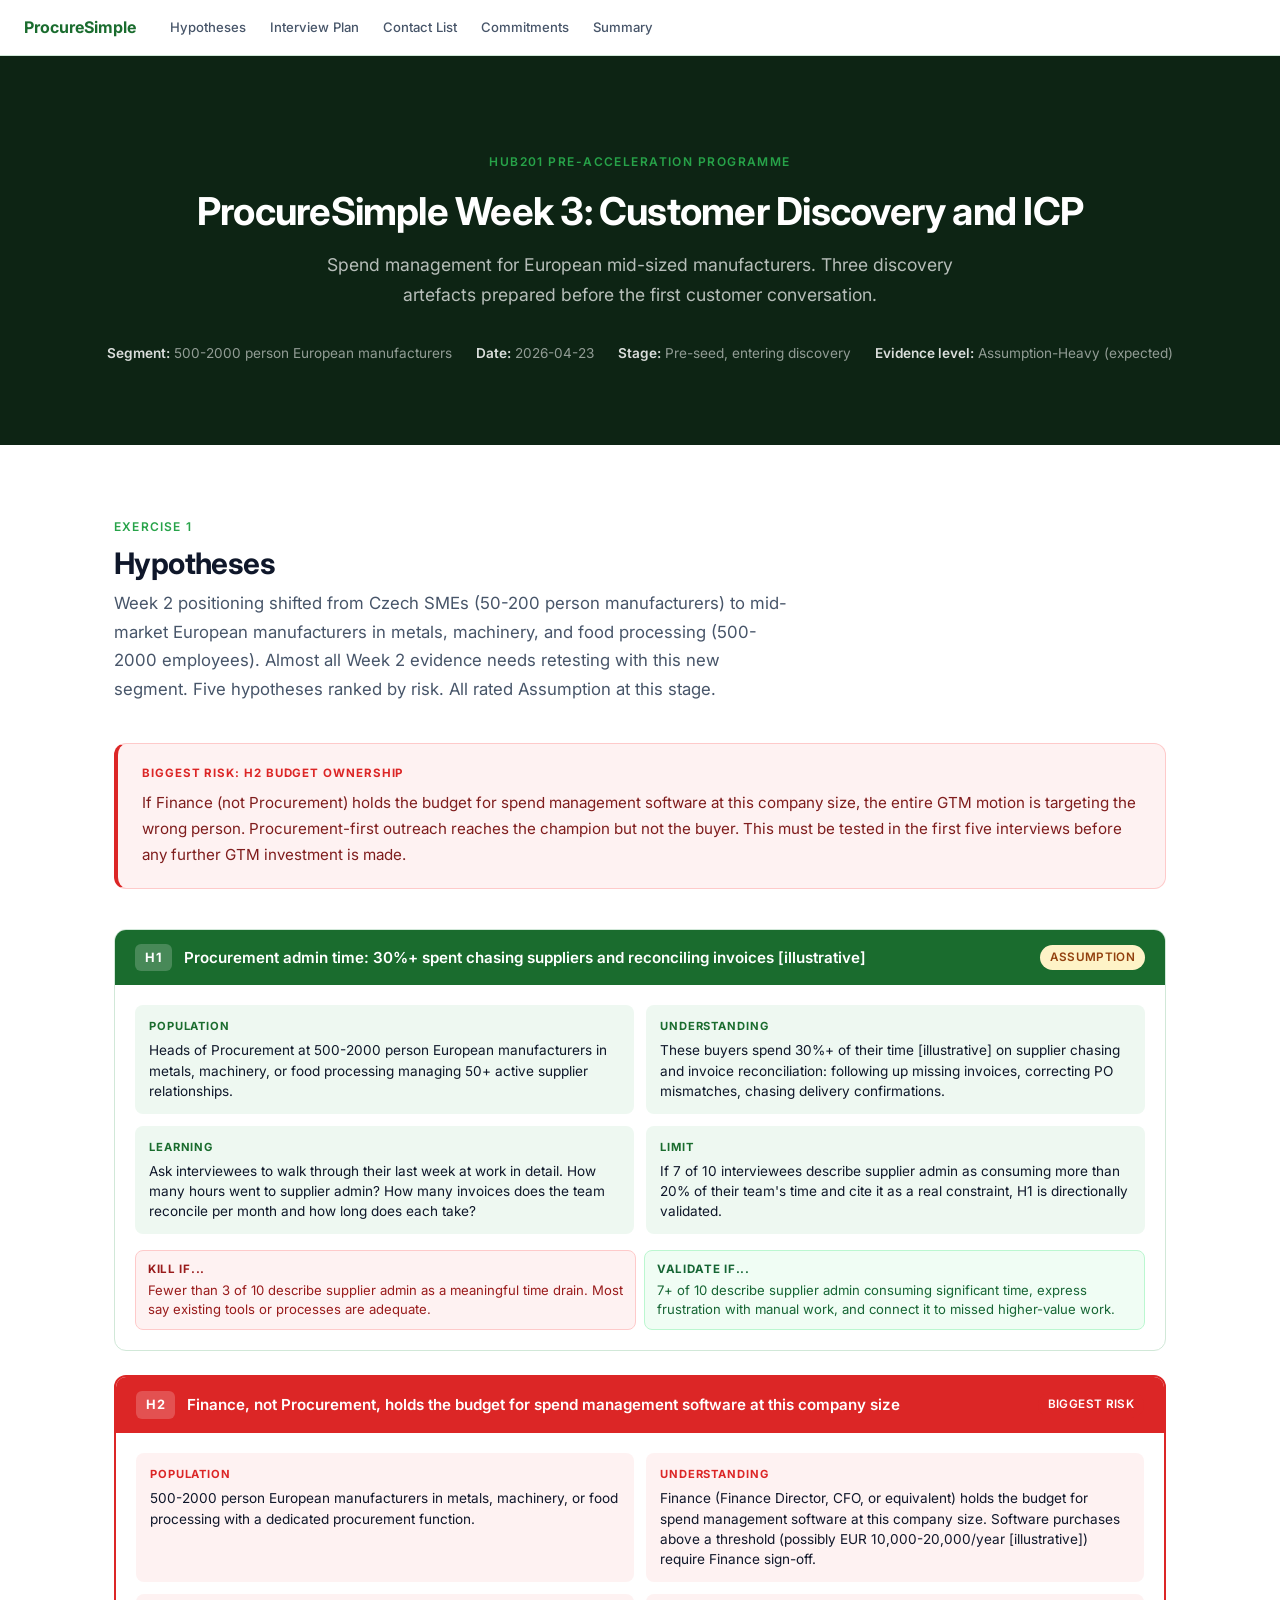
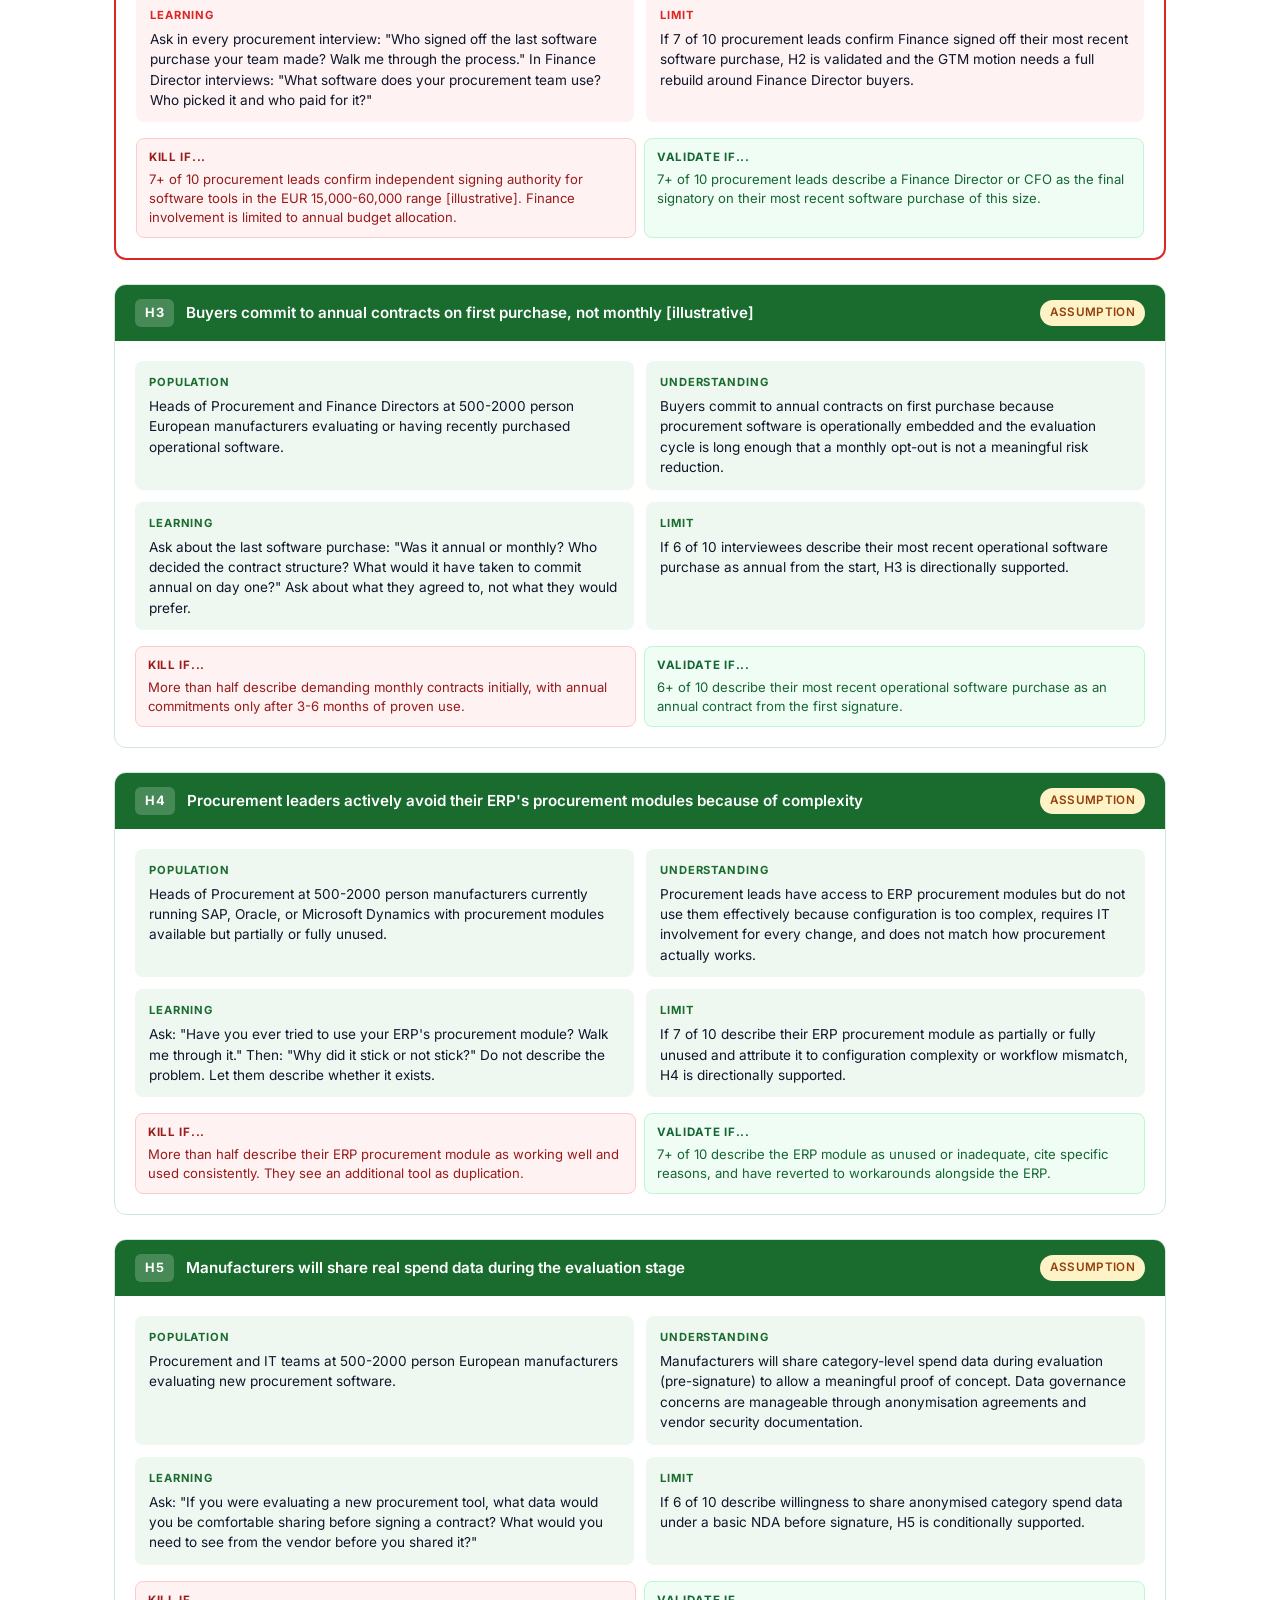
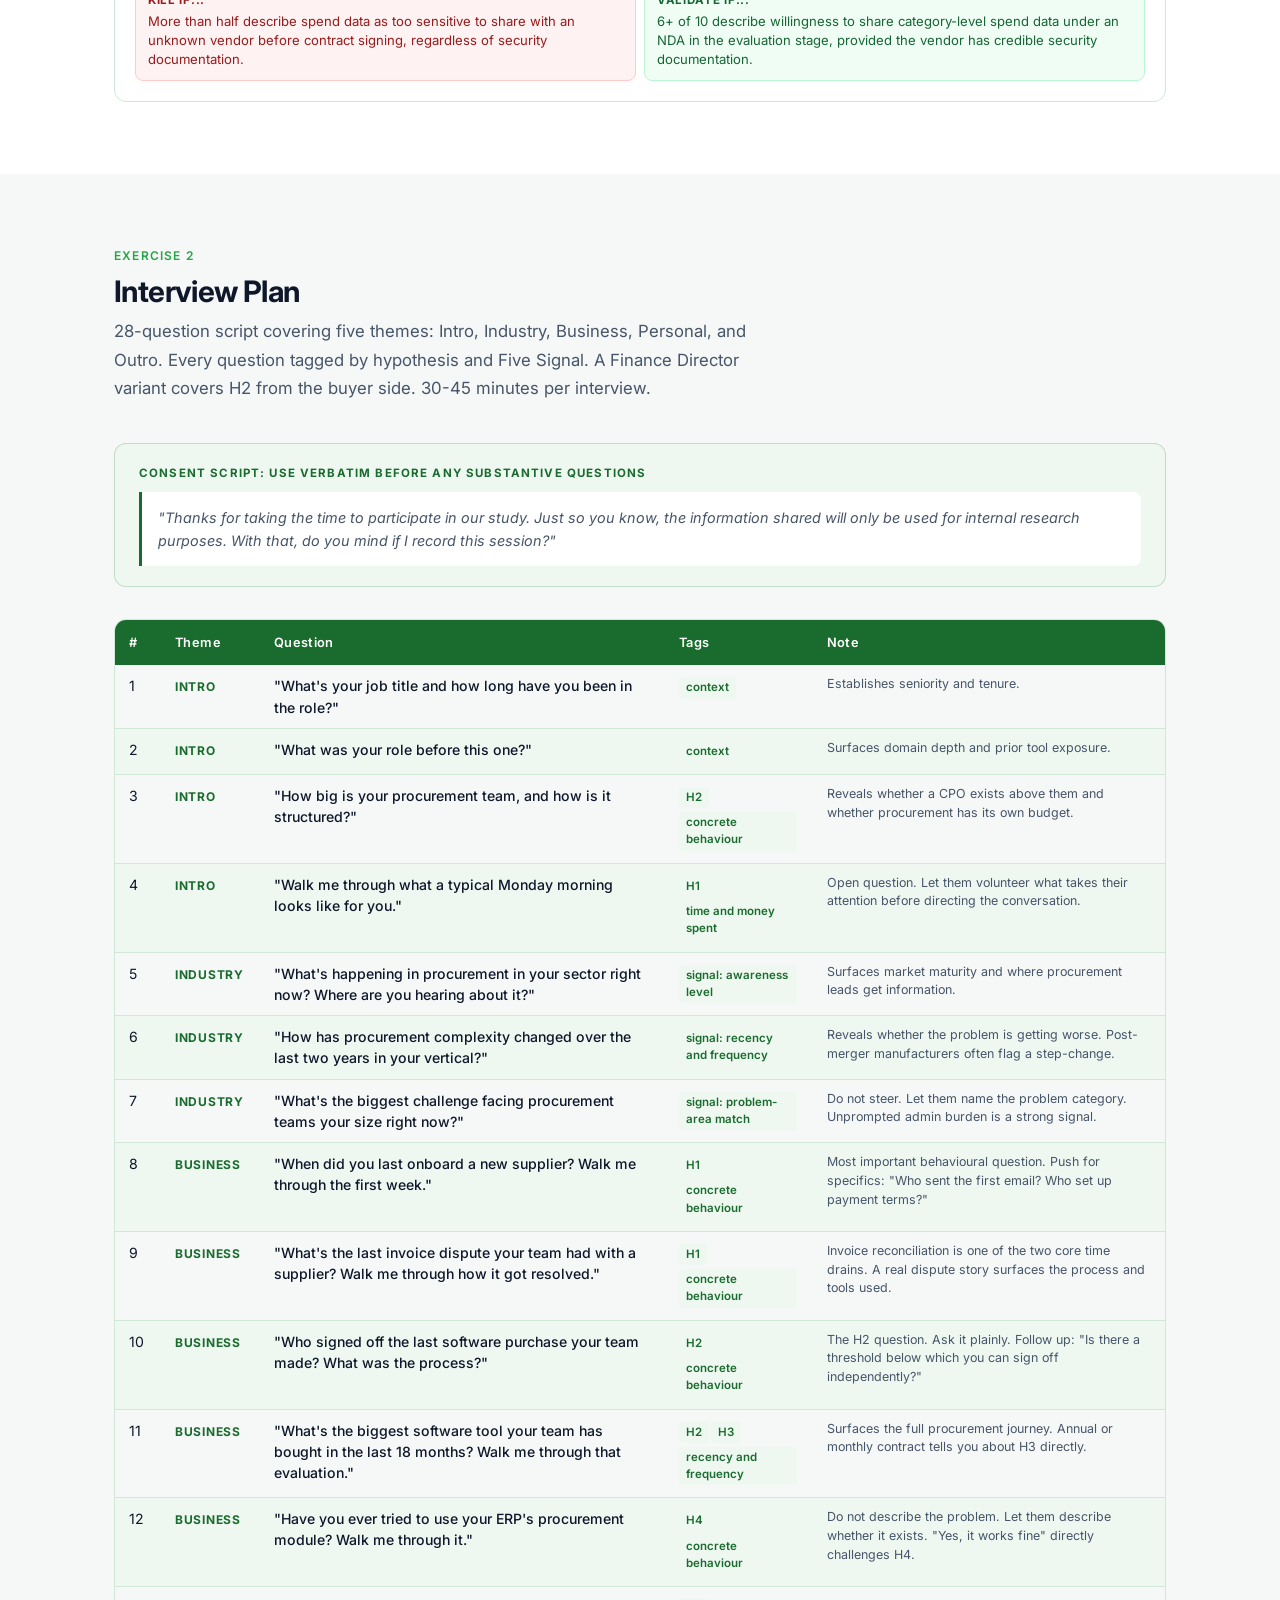
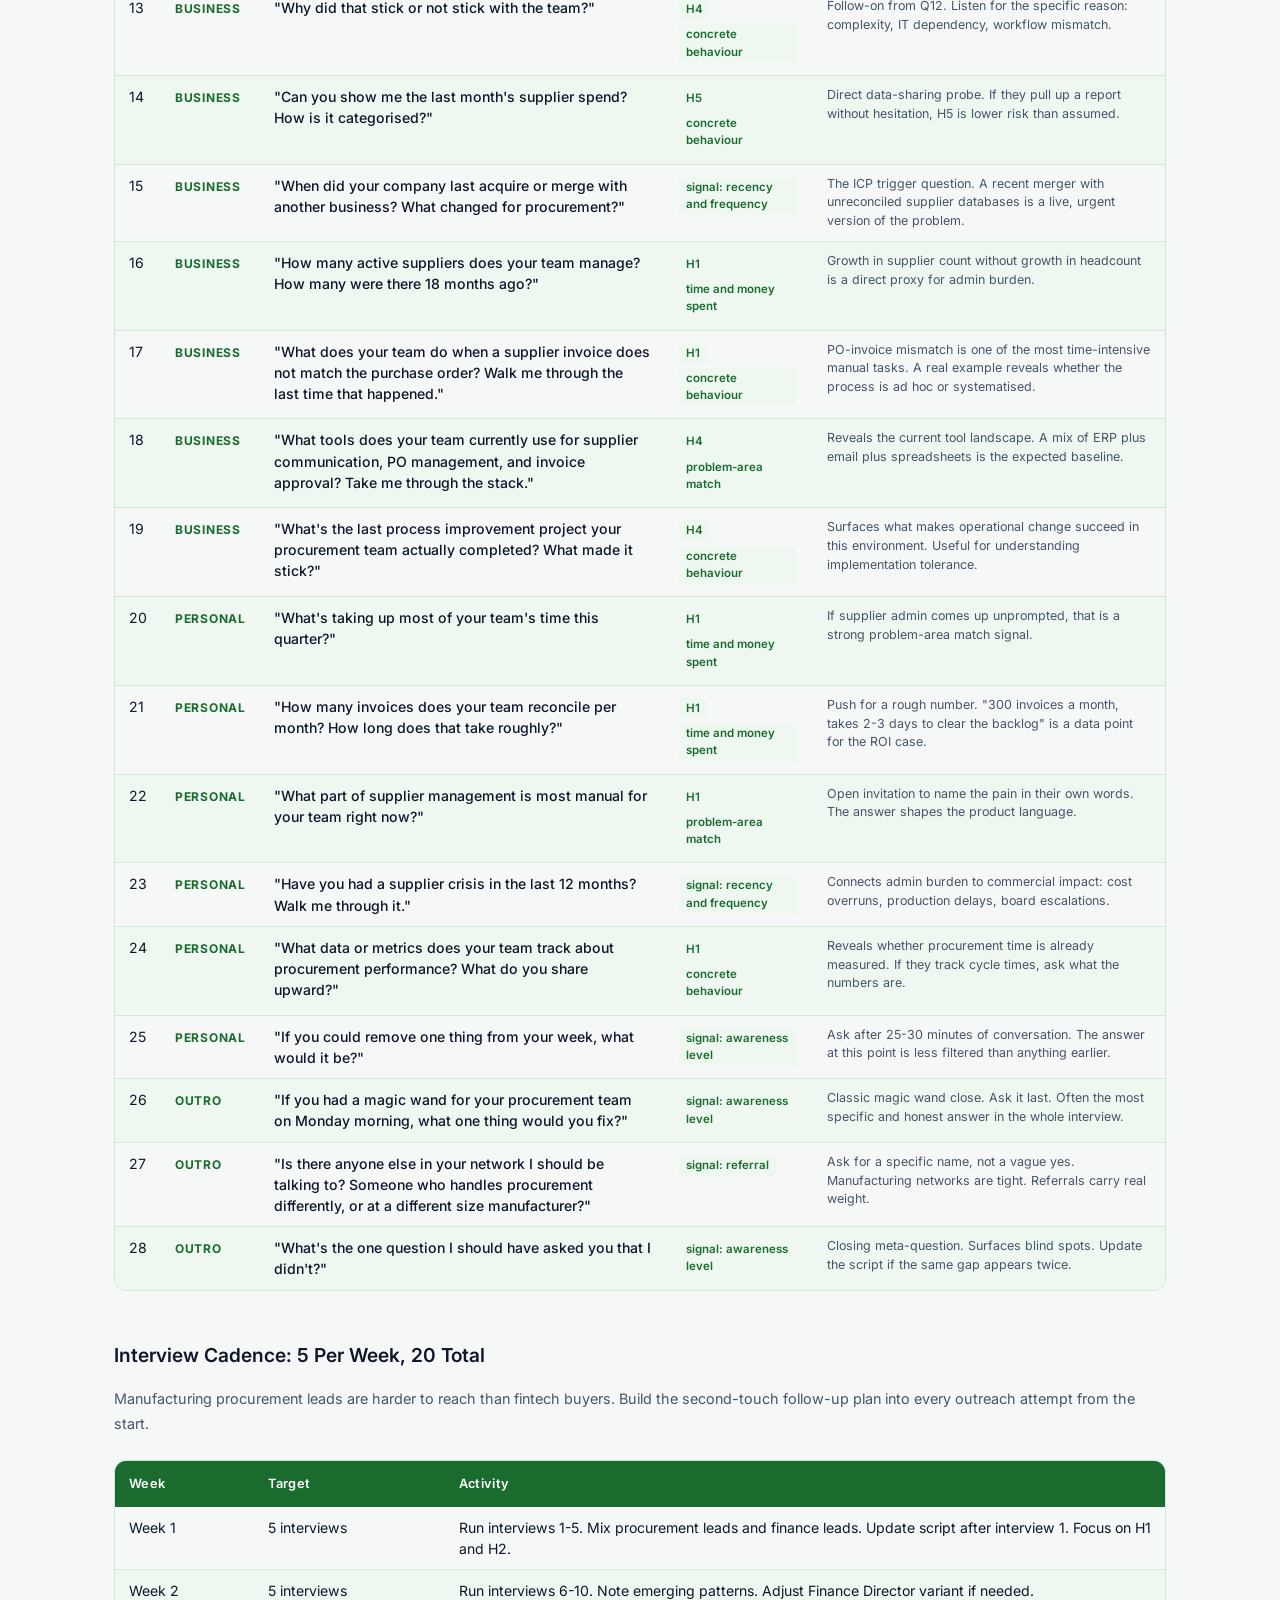
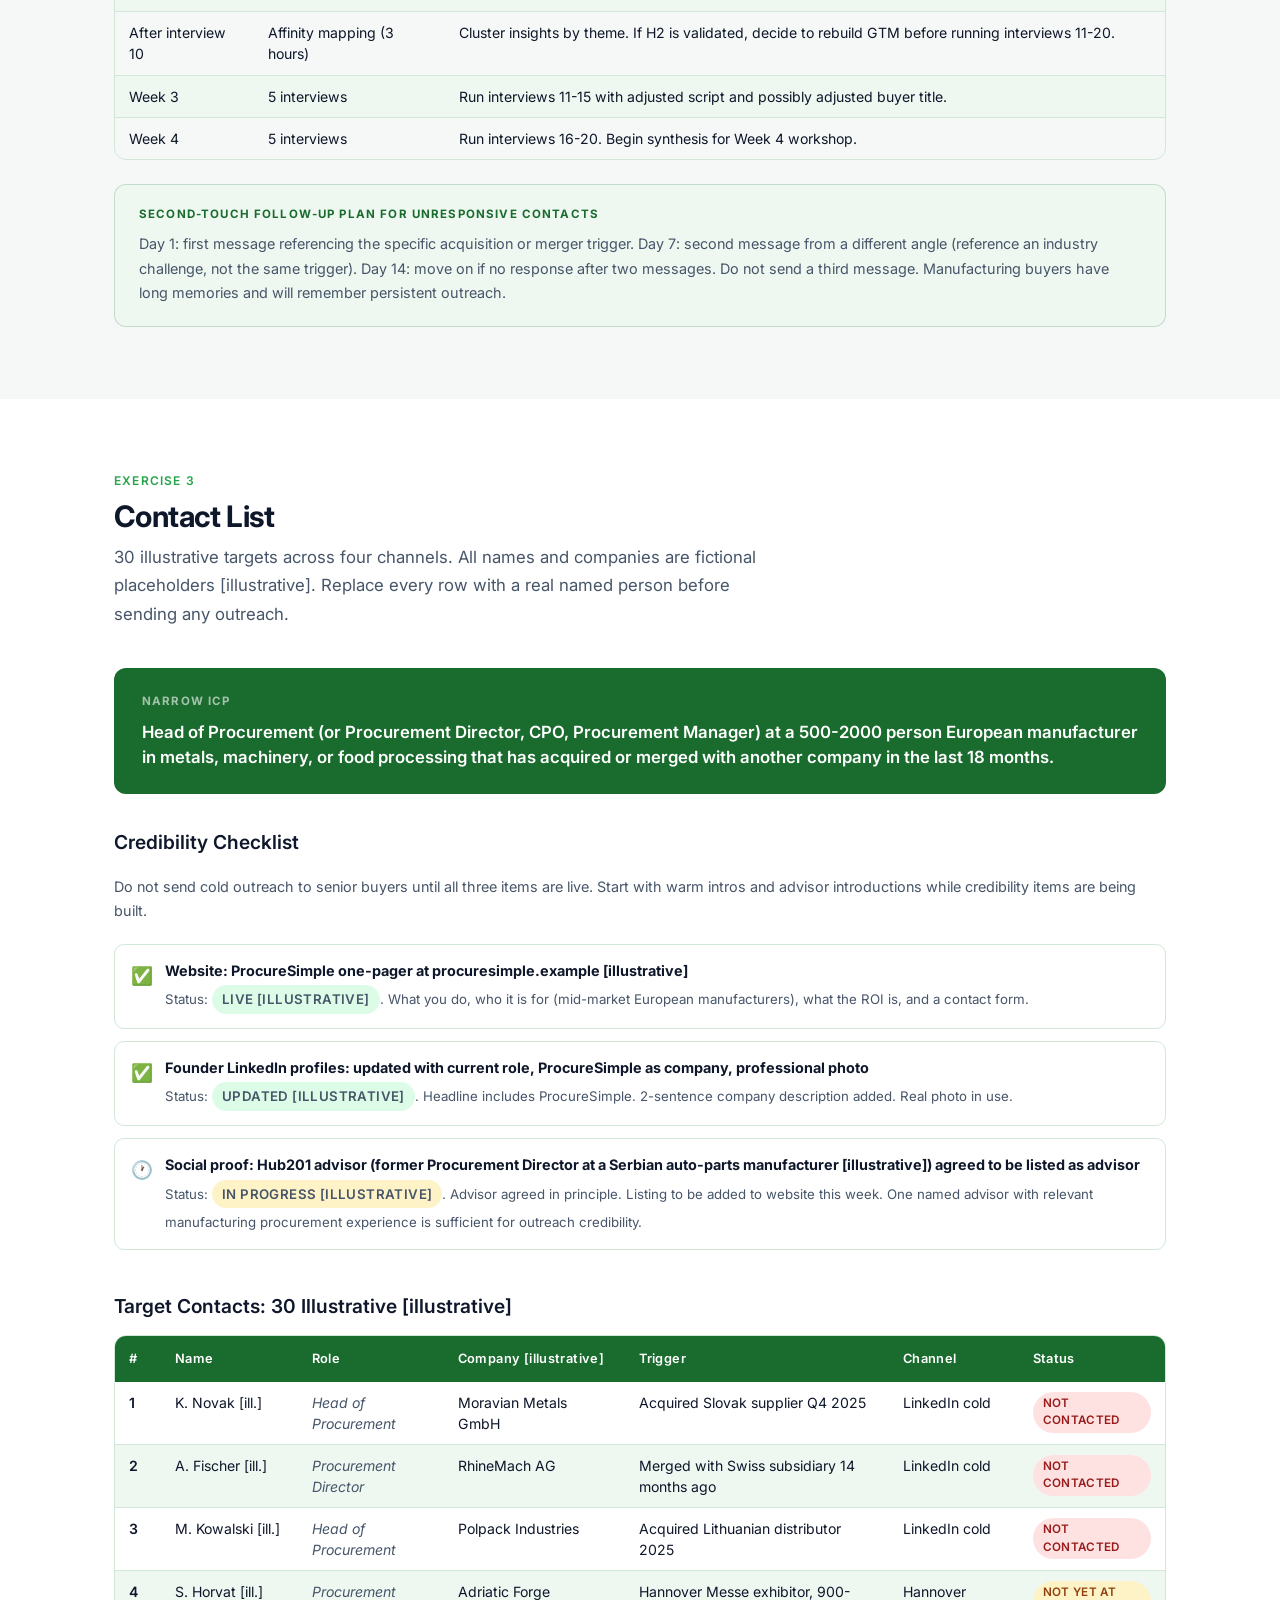
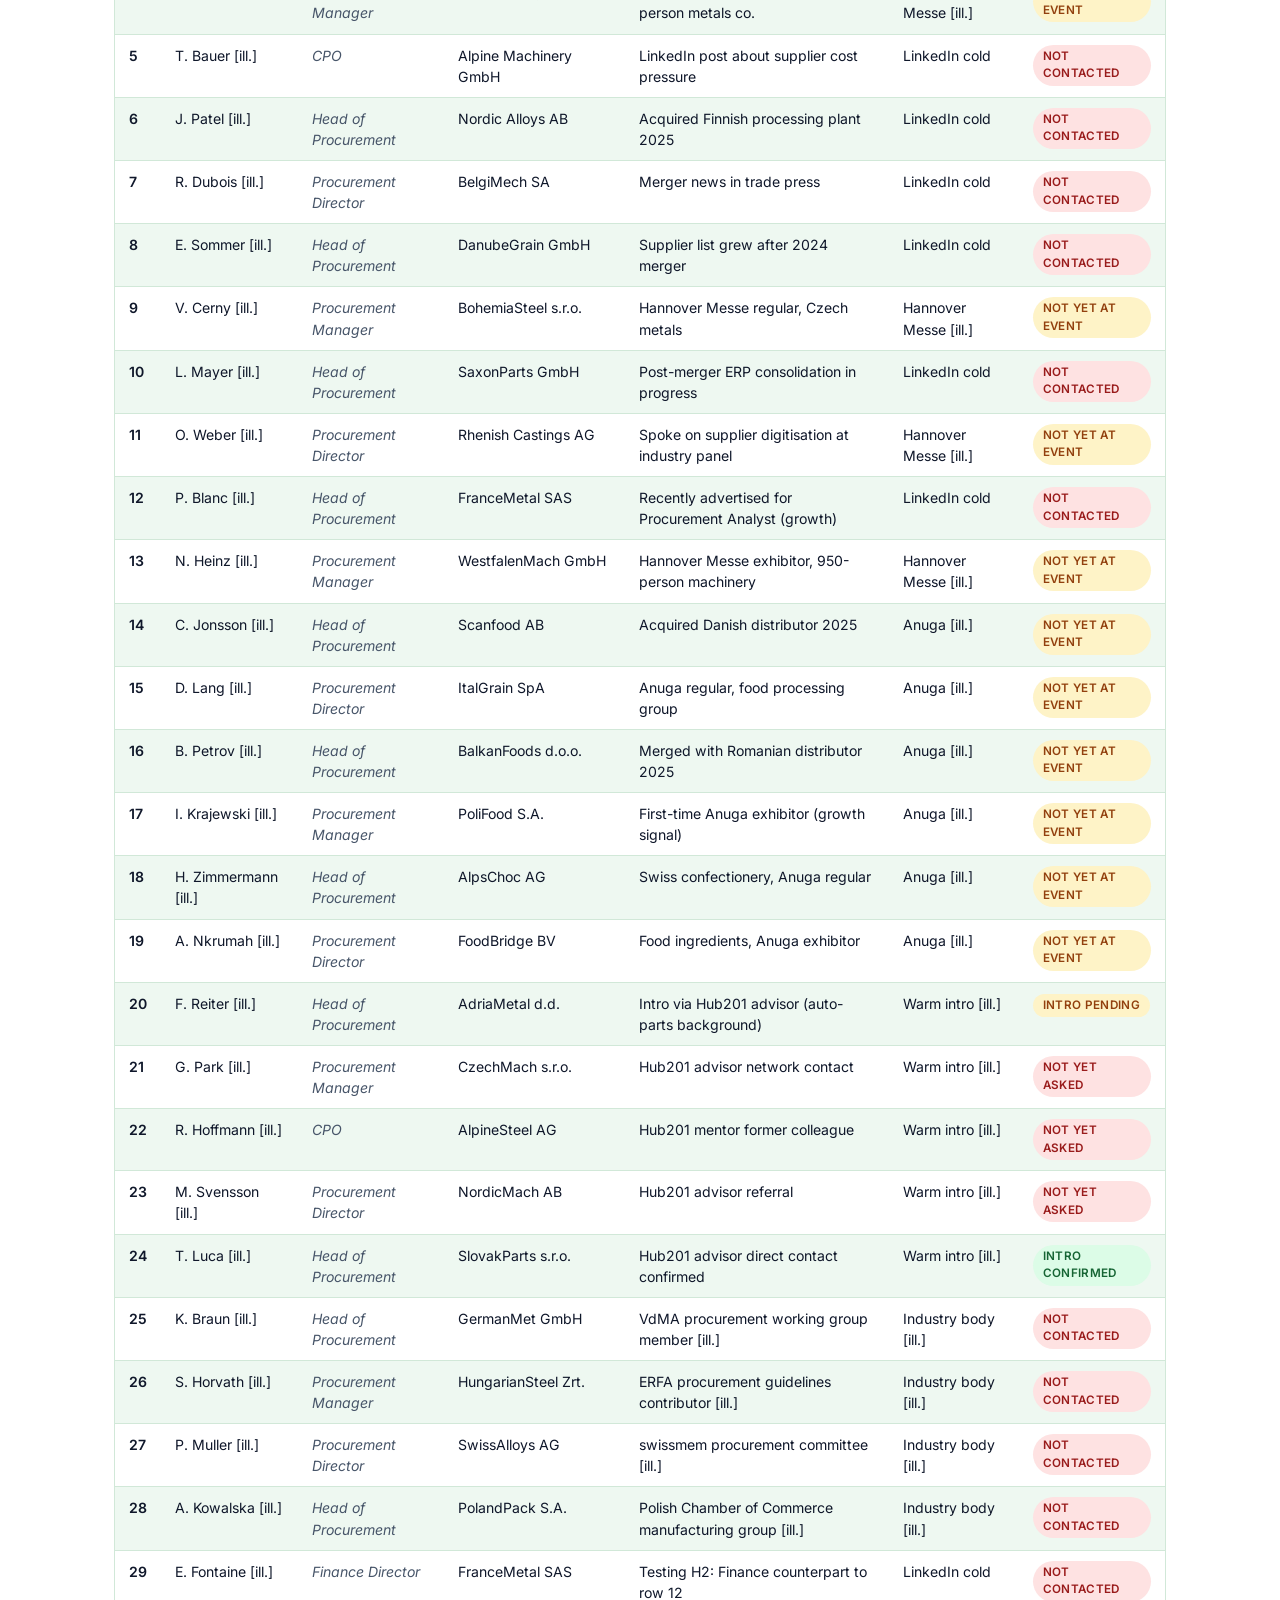
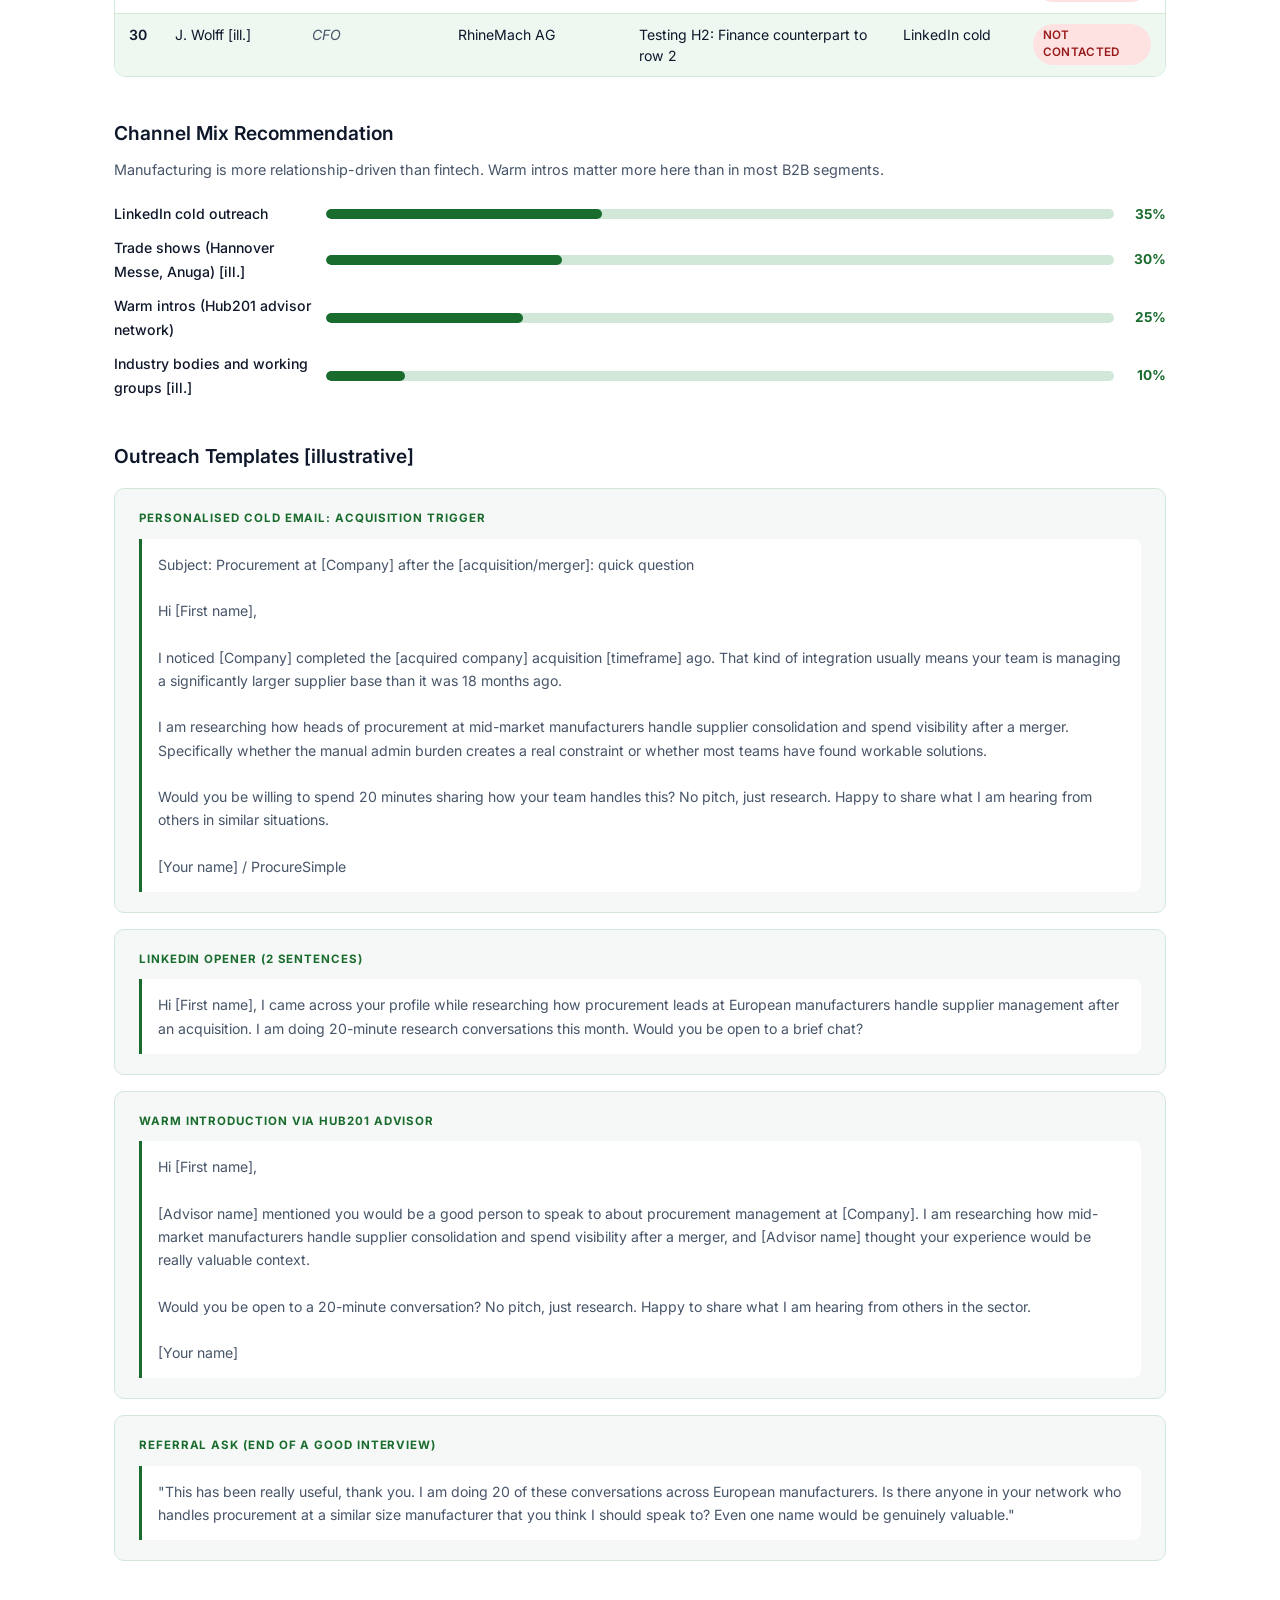
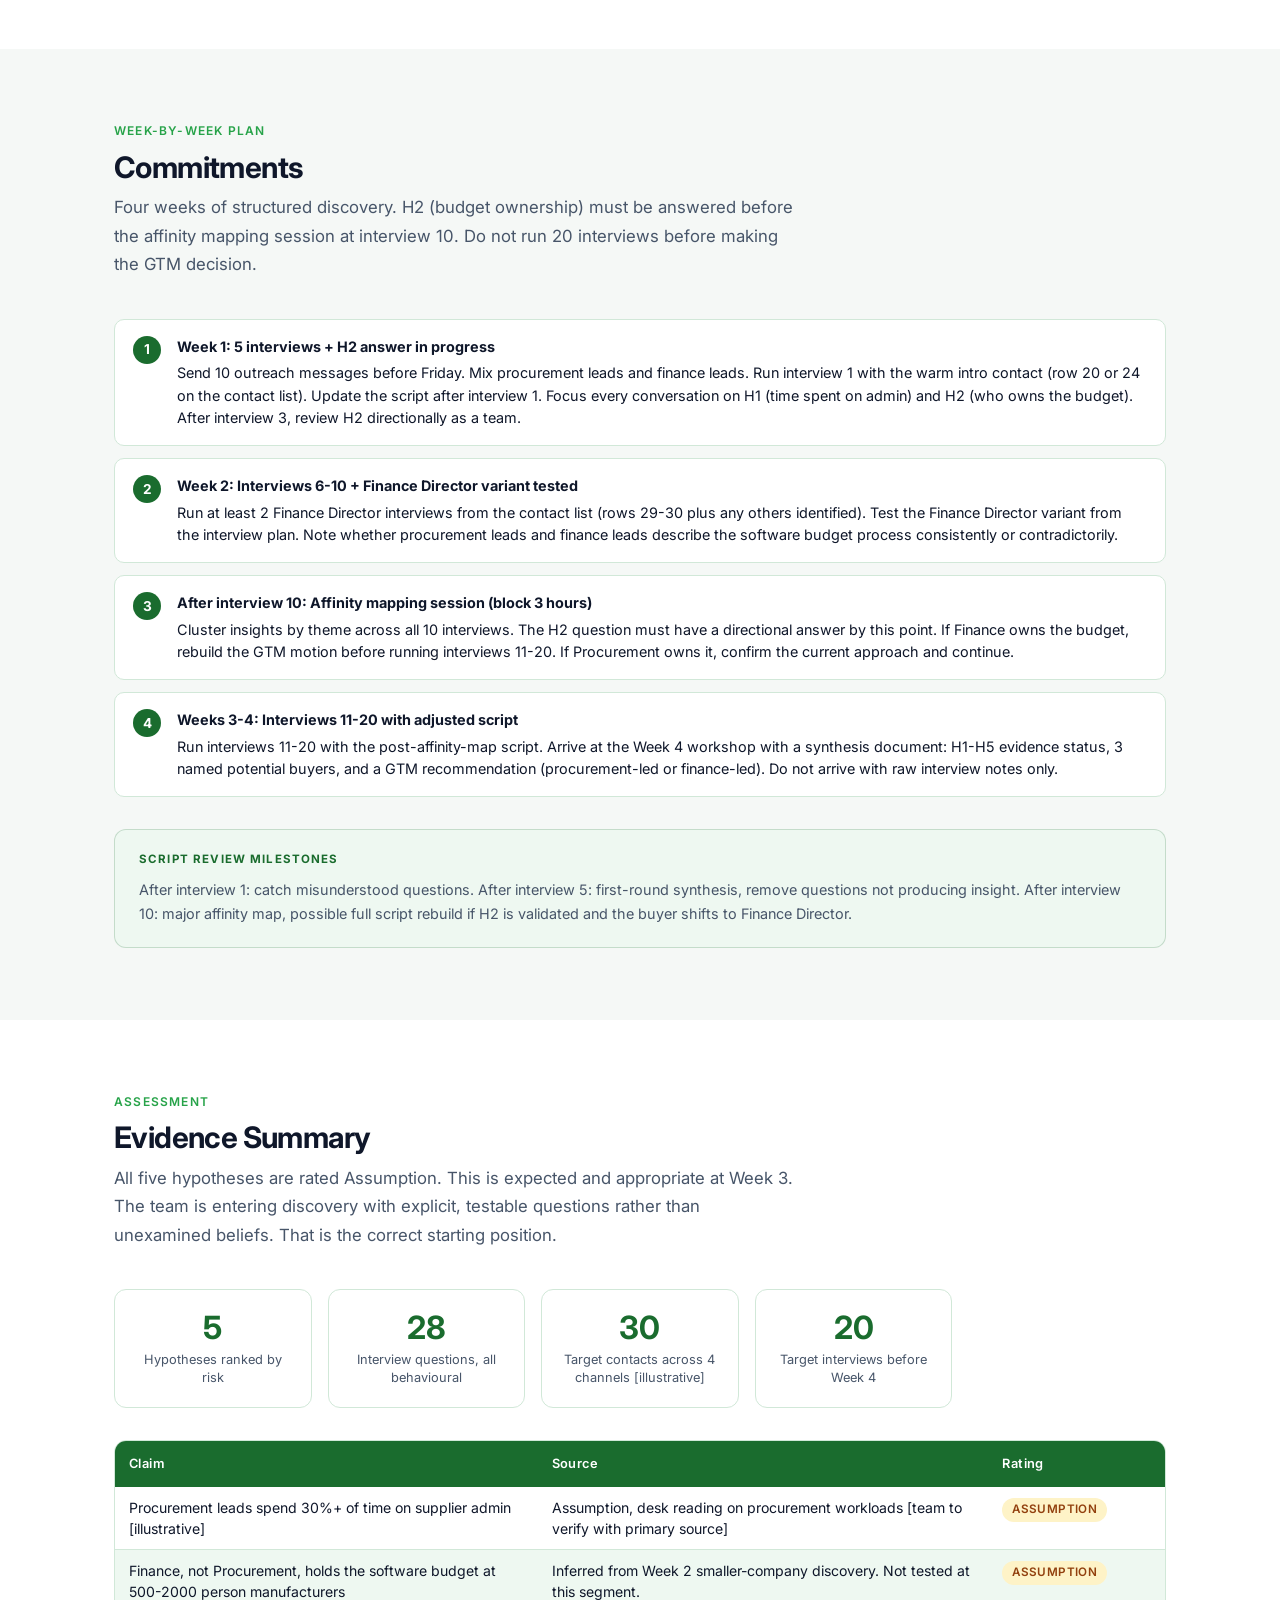
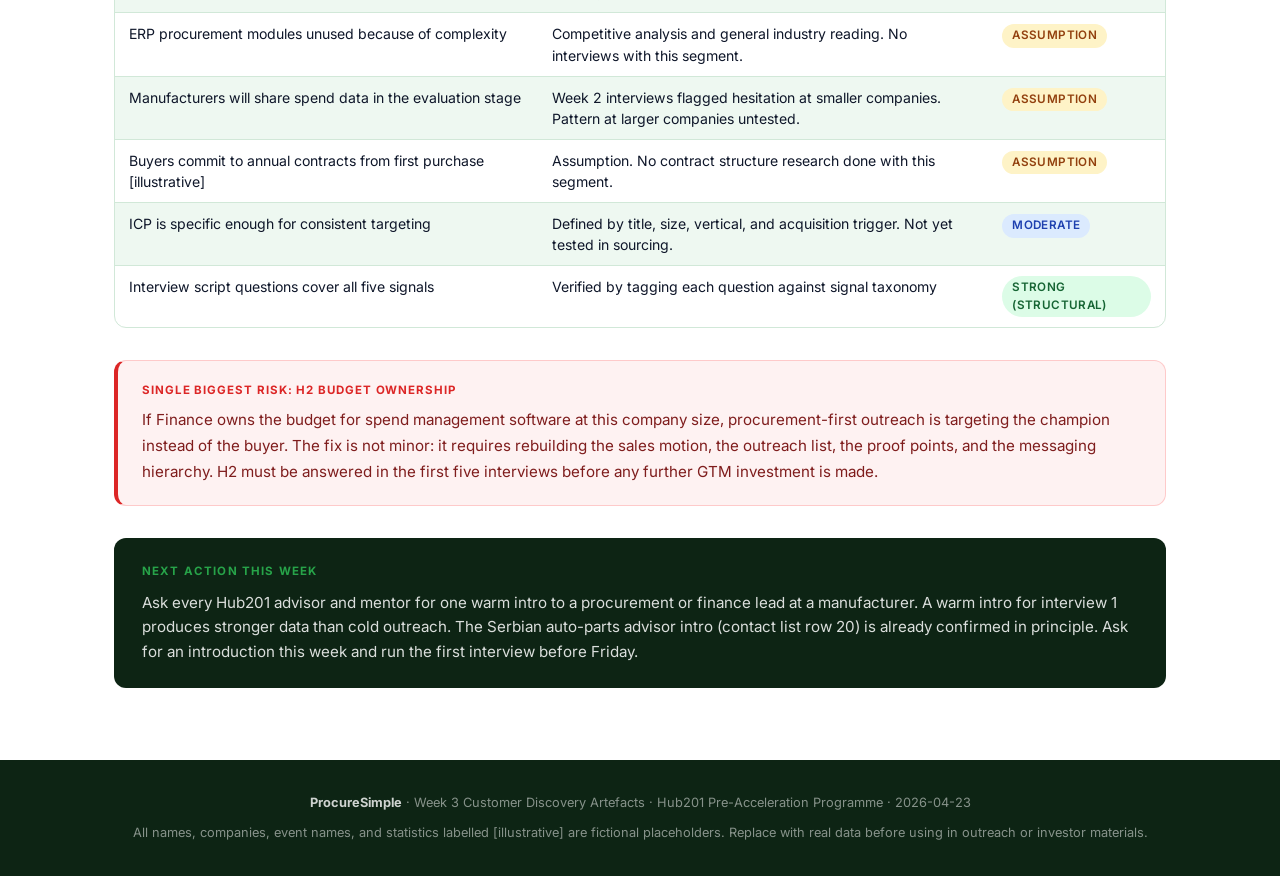
<file: week3/examples/procuresimple/week3/presentation.html>
<!DOCTYPE html>
<html lang="en">
<head>
  <meta charset="UTF-8" />
  <meta name="viewport" content="width=device-width, initial-scale=1.0" />
  <title>ProcureSimple Week 3: Customer Discovery and ICP</title>
  <link rel="preconnect" href="https://fonts.googleapis.com" />
  <link rel="preconnect" href="https://fonts.gstatic.com" crossorigin />
  <link href="https://fonts.googleapis.com/css2?family=Inter:wght@300;400;500;600;700&display=swap" rel="stylesheet" />
  <style>
    /* =====================================================
       ProcureSimple brand tokens
       Primary: #1A6C2E (manufacturing green)
       Accent:  #27A349 (mid green)
       Pale:    #EEF8F1 (tinted backgrounds)
       ===================================================== */
    :root {
      --primary: #1A6C2E;
      --primary-hover: #145624;
      --primary-pale: #EEF8F1;
      --accent: #27A349;
      --bg: #FFFFFF;
      --surface: #F5F8F6;
      --border: #D1E8D8;
      --text: #0F172A;
      --text2: #475569;
      --text3: #94A3B8;
      --dark-section: #0D2414;
      --success: #16A34A;
      --warning: #D97706;
      --danger: #DC2626;
      --radius-card: 12px;
      --radius-btn: 8px;
    }

    *, *::before, *::after { box-sizing: border-box; margin: 0; padding: 0; }

    html { scroll-behavior: smooth; }

    body {
      font-family: 'Inter', sans-serif;
      font-size: 1rem;
      line-height: 1.7;
      color: var(--text);
      background: var(--bg);
      -webkit-font-smoothing: antialiased;
    }

    /* ---- Nav ---- */
    nav {
      position: fixed;
      top: 0;
      left: 0;
      right: 0;
      z-index: 100;
      background: rgba(255,255,255,0.97);
      border-bottom: 1px solid var(--border);
      padding: 0 24px;
      height: 56px;
      display: flex;
      align-items: center;
      gap: 8px;
    }

    .nav-brand {
      font-weight: 700;
      font-size: 1rem;
      color: var(--primary);
      margin-right: 16px;
      white-space: nowrap;
    }

    .nav-links {
      display: flex;
      gap: 4px;
      flex-wrap: wrap;
    }

    nav a {
      color: var(--text2);
      text-decoration: none;
      font-size: 0.82rem;
      font-weight: 500;
      padding: 6px 10px;
      border-radius: 6px;
      transition: background 0.15s, color 0.15s;
      white-space: nowrap;
    }

    nav a:hover {
      background: var(--primary-pale);
      color: var(--primary);
    }

    /* ---- Layout ---- */
    main { padding-top: 56px; }

    section {
      padding: 72px 24px;
      max-width: 1100px;
      margin: 0 auto;
    }

    .section-alt {
      background: var(--surface);
      width: 100%;
    }
    .section-alt > .section-inner {
      max-width: 1100px;
      margin: 0 auto;
      padding: 72px 24px;
    }

    /* ---- Hero ---- */
    .hero {
      background: var(--dark-section);
      color: white;
      text-align: center;
      padding: 96px 24px 80px;
      width: 100%;
    }

    .hero-eyebrow {
      font-size: 0.75rem;
      font-weight: 600;
      letter-spacing: 0.12em;
      text-transform: uppercase;
      color: var(--accent);
      margin-bottom: 16px;
    }

    .hero h1 {
      font-size: 2.4rem;
      font-weight: 700;
      letter-spacing: -0.02em;
      line-height: 1.2;
      margin-bottom: 16px;
    }

    .hero p {
      font-size: 1.1rem;
      color: rgba(255,255,255,0.7);
      max-width: 640px;
      margin: 0 auto 32px;
    }

    .hero-meta {
      display: flex;
      gap: 24px;
      justify-content: center;
      flex-wrap: wrap;
    }

    .hero-meta span {
      font-size: 0.85rem;
      color: rgba(255,255,255,0.55);
    }

    .hero-meta span strong {
      color: rgba(255,255,255,0.85);
      font-weight: 600;
    }

    /* ---- Headings ---- */
    .section-eyebrow {
      font-size: 0.75rem;
      font-weight: 600;
      letter-spacing: 0.1em;
      text-transform: uppercase;
      color: var(--accent);
      margin-bottom: 8px;
    }

    h2 {
      font-size: 1.85rem;
      font-weight: 700;
      letter-spacing: -0.02em;
      line-height: 1.2;
      color: var(--text);
      margin-bottom: 8px;
    }

    h3 {
      font-size: 1.2rem;
      font-weight: 600;
      color: var(--text);
      margin-bottom: 8px;
    }

    .section-lead {
      font-size: 1.05rem;
      color: var(--text2);
      margin-bottom: 40px;
      max-width: 680px;
    }

    /* ---- Cards ---- */
    .card {
      background: white;
      border: 1px solid var(--border);
      border-radius: var(--radius-card);
      padding: 24px;
      box-shadow: 0 1px 3px rgba(0,0,0,0.04);
      transition: border-color 0.15s, box-shadow 0.15s;
    }

    .card:hover {
      border-color: rgba(26,108,46,0.25);
      box-shadow: 0 4px 12px rgba(26,108,46,0.08);
    }

    .card-accent {
      border-left: 4px solid var(--primary);
    }

    .card-grid {
      display: grid;
      grid-template-columns: repeat(auto-fill, minmax(300px, 1fr));
      gap: 20px;
    }

    /* ---- Hypothesis cards ---- */
    .hyp-card {
      background: white;
      border: 1px solid var(--border);
      border-radius: var(--radius-card);
      overflow: hidden;
    }

    .hyp-card.risk-h2 {
      border: 2px solid var(--danger);
    }

    .hyp-header {
      background: var(--primary);
      color: white;
      padding: 14px 20px;
      display: flex;
      align-items: center;
      gap: 12px;
    }

    .hyp-header.risk-header {
      background: var(--danger);
    }

    .hyp-badge {
      background: rgba(255,255,255,0.2);
      border-radius: 6px;
      padding: 3px 10px;
      font-size: 0.8rem;
      font-weight: 700;
      letter-spacing: 0.04em;
    }

    .hyp-title {
      font-weight: 600;
      font-size: 0.95rem;
    }

    .hyp-body {
      padding: 20px;
    }

    .pull-grid {
      display: grid;
      grid-template-columns: 1fr 1fr;
      gap: 12px;
      margin-bottom: 16px;
    }

    .pull-item {
      background: var(--primary-pale);
      border-radius: 8px;
      padding: 12px 14px;
    }

    .pull-item.risk-pull {
      background: #FEF2F2;
    }

    .pull-label {
      font-size: 0.7rem;
      font-weight: 700;
      letter-spacing: 0.08em;
      text-transform: uppercase;
      color: var(--primary);
      margin-bottom: 4px;
    }

    .pull-item.risk-pull .pull-label {
      color: var(--danger);
    }

    .pull-text {
      font-size: 0.85rem;
      color: var(--text);
      line-height: 1.5;
    }

    .criteria-row {
      display: grid;
      grid-template-columns: 1fr 1fr;
      gap: 8px;
      margin-top: 14px;
    }

    .criteria-item {
      border-radius: 8px;
      padding: 10px 12px;
      font-size: 0.82rem;
      line-height: 1.45;
    }

    .criteria-kill {
      background: #FEF2F2;
      border: 1px solid #FECACA;
      color: #991B1B;
    }

    .criteria-validate {
      background: #F0FDF4;
      border: 1px solid #BBF7D0;
      color: #166534;
    }

    .criteria-label {
      font-weight: 700;
      font-size: 0.72rem;
      letter-spacing: 0.06em;
      text-transform: uppercase;
      margin-bottom: 4px;
    }

    /* ---- Evidence badges ---- */
    .badge {
      display: inline-block;
      border-radius: 99px;
      padding: 3px 10px;
      font-size: 0.73rem;
      font-weight: 600;
      letter-spacing: 0.03em;
      text-transform: uppercase;
    }

    .badge-assumption { background: #FEF3C7; color: #92400E; }
    .badge-weak { background: #FEE2E2; color: #991B1B; }
    .badge-moderate { background: #DBEAFE; color: #1E40AF; }
    .badge-strong { background: #DCFCE7; color: #166534; }
    .badge-risk { background: #DC2626; color: white; }
    .badge-done { background: #DCFCE7; color: #166534; }
    .badge-progress { background: #FEF3C7; color: #92400E; }
    .badge-missing { background: #FEE2E2; color: #991B1B; }

    /* ---- Big risk callout ---- */
    .risk-callout {
      background: #FEF2F2;
      border: 1px solid #FECACA;
      border-left: 4px solid var(--danger);
      border-radius: var(--radius-card);
      padding: 20px 24px;
      margin-top: 32px;
    }

    .risk-callout-label {
      font-size: 0.72rem;
      font-weight: 700;
      letter-spacing: 0.08em;
      text-transform: uppercase;
      color: var(--danger);
      margin-bottom: 6px;
    }

    .risk-callout p {
      color: #7F1D1D;
      font-size: 0.95rem;
    }

    /* ---- Callout ---- */
    .callout {
      border-radius: var(--radius-card);
      padding: 20px 24px;
    }

    .callout-green {
      background: var(--primary-pale);
      border: 1px solid rgba(26,108,46,0.2);
    }

    .callout-dark {
      background: var(--dark-section);
      color: white;
    }

    .callout-dark p { color: rgba(255,255,255,0.8); }

    /* ---- Tables ---- */
    .table-wrap {
      overflow-x: auto;
      border-radius: var(--radius-card);
      border: 1px solid var(--border);
    }

    table {
      width: 100%;
      border-collapse: collapse;
      font-size: 0.88rem;
    }

    thead tr {
      background: var(--primary);
      color: white;
    }

    thead th {
      padding: 12px 14px;
      text-align: left;
      font-weight: 600;
      font-size: 0.8rem;
      letter-spacing: 0.03em;
      white-space: nowrap;
    }

    tbody tr:nth-child(even) { background: var(--primary-pale); }

    tbody td {
      padding: 10px 14px;
      border-bottom: 1px solid var(--border);
      vertical-align: top;
      line-height: 1.5;
    }

    tbody tr:last-child td { border-bottom: none; }

    /* ---- Question table ---- */
    .q-theme {
      font-size: 0.75rem;
      font-weight: 700;
      letter-spacing: 0.06em;
      text-transform: uppercase;
      color: var(--primary);
    }

    .q-text { font-weight: 500; }

    .q-note {
      font-size: 0.78rem;
      color: var(--text2);
      margin-top: 4px;
    }

    .q-tag {
      display: inline-block;
      background: var(--primary-pale);
      color: var(--primary);
      border-radius: 4px;
      padding: 2px 7px;
      font-size: 0.72rem;
      font-weight: 600;
      margin: 2px 2px 2px 0;
    }

    /* ---- Timeline / Cadence ---- */
    .timeline {
      display: flex;
      flex-direction: column;
      gap: 0;
    }

    .timeline-row {
      display: grid;
      grid-template-columns: 120px 1fr;
      gap: 16px;
      padding: 16px 0;
      border-bottom: 1px solid var(--border);
    }

    .timeline-row:last-child { border-bottom: none; }

    .timeline-week {
      font-weight: 700;
      font-size: 0.85rem;
      color: var(--primary);
      padding-top: 2px;
    }

    .timeline-activity { font-size: 0.9rem; }

    /* ---- Credibility checklist ---- */
    .checklist { list-style: none; display: flex; flex-direction: column; gap: 12px; }

    .checklist li {
      display: flex;
      align-items: flex-start;
      gap: 12px;
      padding: 14px 16px;
      background: white;
      border: 1px solid var(--border);
      border-radius: 10px;
    }

    .checklist-icon {
      font-size: 1.1rem;
      flex-shrink: 0;
      margin-top: 2px;
    }

    .checklist-text { flex: 1; }
    .checklist-text strong { display: block; margin-bottom: 2px; font-size: 0.9rem; }
    .checklist-text span { font-size: 0.83rem; color: var(--text2); }

    /* ---- Contact table ---- */
    .contact-table td:nth-child(1) { font-weight: 600; white-space: nowrap; }
    .contact-table td:nth-child(3) { font-style: italic; color: var(--text2); }

    /* ---- Template blocks ---- */
    .template-block {
      background: var(--surface);
      border: 1px solid var(--border);
      border-radius: 10px;
      padding: 20px 24px;
      margin-bottom: 16px;
    }

    .template-label {
      font-size: 0.72rem;
      font-weight: 700;
      letter-spacing: 0.08em;
      text-transform: uppercase;
      color: var(--primary);
      margin-bottom: 10px;
    }

    .template-block blockquote {
      background: white;
      border-left: 3px solid var(--primary);
      padding: 14px 16px;
      margin: 0;
      border-radius: 0 8px 8px 0;
      font-size: 0.88rem;
      color: var(--text2);
      line-height: 1.65;
    }

    /* ---- Channel mix ---- */
    .channel-bar-wrap {
      display: flex;
      flex-direction: column;
      gap: 10px;
      margin-top: 16px;
    }

    .channel-row {
      display: grid;
      grid-template-columns: 200px 1fr 40px;
      gap: 12px;
      align-items: center;
      font-size: 0.88rem;
    }

    .channel-label { font-weight: 500; }

    .channel-bar-bg {
      background: var(--border);
      border-radius: 99px;
      height: 10px;
      overflow: hidden;
    }

    .channel-bar-fill {
      background: var(--primary);
      border-radius: 99px;
      height: 100%;
    }

    .channel-pct {
      font-weight: 700;
      color: var(--primary);
      font-size: 0.85rem;
      text-align: right;
    }

    /* ---- Summary stats ---- */
    .stat-grid {
      display: grid;
      grid-template-columns: repeat(auto-fill, minmax(180px, 1fr));
      gap: 16px;
      margin-bottom: 32px;
    }

    .stat-card {
      background: white;
      border: 1px solid var(--border);
      border-radius: var(--radius-card);
      padding: 20px;
      text-align: center;
    }

    .stat-value {
      font-size: 2rem;
      font-weight: 700;
      color: var(--primary);
      line-height: 1.1;
      margin-bottom: 6px;
    }

    .stat-label {
      font-size: 0.8rem;
      color: var(--text2);
      line-height: 1.4;
    }

    /* ---- ICP callout ---- */
    .icp-box {
      background: var(--primary);
      color: white;
      border-radius: var(--radius-card);
      padding: 24px 28px;
      margin-bottom: 32px;
    }

    .icp-box .icp-label {
      font-size: 0.72rem;
      font-weight: 700;
      letter-spacing: 0.1em;
      text-transform: uppercase;
      color: rgba(255,255,255,0.6);
      margin-bottom: 8px;
    }

    .icp-box p {
      font-size: 1.05rem;
      font-weight: 600;
      color: white;
      line-height: 1.5;
    }

    /* ---- Next action box ---- */
    .next-action {
      background: var(--dark-section);
      color: white;
      border-radius: var(--radius-card);
      padding: 24px 28px;
      margin-top: 32px;
    }

    .next-action .next-label {
      font-size: 0.72rem;
      font-weight: 700;
      letter-spacing: 0.1em;
      text-transform: uppercase;
      color: var(--accent);
      margin-bottom: 10px;
    }

    .next-action p {
      font-size: 0.95rem;
      color: rgba(255,255,255,0.85);
      line-height: 1.6;
    }

    /* ---- Commitment box ---- */
    .commitment-list {
      display: flex;
      flex-direction: column;
      gap: 12px;
      margin-top: 24px;
    }

    .commitment-item {
      display: flex;
      gap: 16px;
      align-items: flex-start;
      background: white;
      border: 1px solid var(--border);
      border-radius: 10px;
      padding: 16px 18px;
    }

    .commitment-num {
      background: var(--primary);
      color: white;
      font-weight: 700;
      font-size: 0.85rem;
      border-radius: 50%;
      width: 28px;
      height: 28px;
      display: flex;
      align-items: center;
      justify-content: center;
      flex-shrink: 0;
    }

    .commitment-text { flex: 1; font-size: 0.9rem; line-height: 1.55; }
    .commitment-text strong { display: block; margin-bottom: 4px; }

    /* ---- Footer ---- */
    footer {
      background: var(--dark-section);
      color: rgba(255,255,255,0.5);
      text-align: center;
      padding: 32px 24px;
      font-size: 0.8rem;
    }

    footer strong { color: rgba(255,255,255,0.8); }

    /* ---- Responsive ---- */
    @media (max-width: 640px) {
      .hero h1 { font-size: 1.8rem; }
      .pull-grid { grid-template-columns: 1fr; }
      .criteria-row { grid-template-columns: 1fr; }
      .channel-row { grid-template-columns: 1fr; }
      .timeline-row { grid-template-columns: 1fr; }
      .channel-row .channel-bar-bg { display: none; }
      nav { overflow-x: auto; }
    }
  </style>
</head>
<body>

  <!-- Fixed nav -->
  <nav>
    <span class="nav-brand">ProcureSimple</span>
    <div class="nav-links">
      <a href="#hypotheses">Hypotheses</a>
      <a href="#interview-plan">Interview Plan</a>
      <a href="#contact-list">Contact List</a>
      <a href="#commitments">Commitments</a>
      <a href="#summary">Summary</a>
    </div>
  </nav>

  <main>

    <!-- Hero -->
    <div class="hero">
      <div class="hero-eyebrow">Hub201 Pre-Acceleration Programme</div>
      <h1>ProcureSimple Week 3: Customer Discovery and ICP</h1>
      <p>Spend management for European mid-sized manufacturers. Three discovery artefacts prepared before the first customer conversation.</p>
      <div class="hero-meta">
        <span><strong>Segment:</strong> 500-2000 person European manufacturers</span>
        <span><strong>Date:</strong> 2026-04-23</span>
        <span><strong>Stage:</strong> Pre-seed, entering discovery</span>
        <span><strong>Evidence level:</strong> Assumption-Heavy (expected)</span>
      </div>
    </div>

    <!-- ============================================================
         SECTION 1: HYPOTHESES
         ============================================================ -->
    <section id="hypotheses">
      <div class="section-eyebrow">Exercise 1</div>
      <h2>Hypotheses</h2>
      <p class="section-lead">Week 2 positioning shifted from Czech SMEs (50-200 person manufacturers) to mid-market European manufacturers in metals, machinery, and food processing (500-2000 employees). Almost all Week 2 evidence needs retesting with this new segment. Five hypotheses ranked by risk. All rated Assumption at this stage.</p>

      <!-- H2 risk callout at top -->
      <div class="risk-callout">
        <div class="risk-callout-label">Biggest Risk: H2 Budget Ownership</div>
        <p>If Finance (not Procurement) holds the budget for spend management software at this company size, the entire GTM motion is targeting the wrong person. Procurement-first outreach reaches the champion but not the buyer. This must be tested in the first five interviews before any further GTM investment is made.</p>
      </div>

      <!-- Top 5 PULL cards -->
      <div style="margin-top: 40px; display: flex; flex-direction: column; gap: 24px;">

        <!-- H1 -->
        <div class="hyp-card">
          <div class="hyp-header">
            <span class="hyp-badge">H1</span>
            <span class="hyp-title">Procurement admin time: 30%+ spent chasing suppliers and reconciling invoices [illustrative]</span>
            <span class="badge badge-assumption" style="margin-left: auto; flex-shrink: 0;">Assumption</span>
          </div>
          <div class="hyp-body">
            <div class="pull-grid">
              <div class="pull-item">
                <div class="pull-label">Population</div>
                <div class="pull-text">Heads of Procurement at 500-2000 person European manufacturers in metals, machinery, or food processing managing 50+ active supplier relationships.</div>
              </div>
              <div class="pull-item">
                <div class="pull-label">Understanding</div>
                <div class="pull-text">These buyers spend 30%+ of their time [illustrative] on supplier chasing and invoice reconciliation: following up missing invoices, correcting PO mismatches, chasing delivery confirmations.</div>
              </div>
              <div class="pull-item">
                <div class="pull-label">Learning</div>
                <div class="pull-text">Ask interviewees to walk through their last week at work in detail. How many hours went to supplier admin? How many invoices does the team reconcile per month and how long does each take?</div>
              </div>
              <div class="pull-item">
                <div class="pull-label">Limit</div>
                <div class="pull-text">If 7 of 10 interviewees describe supplier admin as consuming more than 20% of their team's time and cite it as a real constraint, H1 is directionally validated.</div>
              </div>
            </div>
            <div class="criteria-row">
              <div class="criteria-item criteria-kill">
                <div class="criteria-label">Kill if...</div>
                Fewer than 3 of 10 describe supplier admin as a meaningful time drain. Most say existing tools or processes are adequate.
              </div>
              <div class="criteria-item criteria-validate">
                <div class="criteria-label">Validate if...</div>
                7+ of 10 describe supplier admin consuming significant time, express frustration with manual work, and connect it to missed higher-value work.
              </div>
            </div>
          </div>
        </div>

        <!-- H2 (highlighted as biggest risk) -->
        <div class="hyp-card risk-h2">
          <div class="hyp-header risk-header">
            <span class="hyp-badge">H2</span>
            <span class="hyp-title">Finance, not Procurement, holds the budget for spend management software at this company size</span>
            <span class="badge badge-risk" style="margin-left: auto; flex-shrink: 0;">Biggest Risk</span>
          </div>
          <div class="hyp-body">
            <div class="pull-grid">
              <div class="pull-item risk-pull">
                <div class="pull-label">Population</div>
                <div class="pull-text">500-2000 person European manufacturers in metals, machinery, or food processing with a dedicated procurement function.</div>
              </div>
              <div class="pull-item risk-pull">
                <div class="pull-label">Understanding</div>
                <div class="pull-text">Finance (Finance Director, CFO, or equivalent) holds the budget for spend management software at this company size. Software purchases above a threshold (possibly EUR 10,000-20,000/year [illustrative]) require Finance sign-off.</div>
              </div>
              <div class="pull-item risk-pull">
                <div class="pull-label">Learning</div>
                <div class="pull-text">Ask in every procurement interview: "Who signed off the last software purchase your team made? Walk me through the process." In Finance Director interviews: "What software does your procurement team use? Who picked it and who paid for it?"</div>
              </div>
              <div class="pull-item risk-pull">
                <div class="pull-label">Limit</div>
                <div class="pull-text">If 7 of 10 procurement leads confirm Finance signed off their most recent software purchase, H2 is validated and the GTM motion needs a full rebuild around Finance Director buyers.</div>
              </div>
            </div>
            <div class="criteria-row">
              <div class="criteria-item criteria-kill">
                <div class="criteria-label">Kill if...</div>
                7+ of 10 procurement leads confirm independent signing authority for software tools in the EUR 15,000-60,000 range [illustrative]. Finance involvement is limited to annual budget allocation.
              </div>
              <div class="criteria-item criteria-validate">
                <div class="criteria-label">Validate if...</div>
                7+ of 10 procurement leads describe a Finance Director or CFO as the final signatory on their most recent software purchase of this size.
              </div>
            </div>
          </div>
        </div>

        <!-- H3 -->
        <div class="hyp-card">
          <div class="hyp-header">
            <span class="hyp-badge">H3</span>
            <span class="hyp-title">Buyers commit to annual contracts on first purchase, not monthly [illustrative]</span>
            <span class="badge badge-assumption" style="margin-left: auto; flex-shrink: 0;">Assumption</span>
          </div>
          <div class="hyp-body">
            <div class="pull-grid">
              <div class="pull-item">
                <div class="pull-label">Population</div>
                <div class="pull-text">Heads of Procurement and Finance Directors at 500-2000 person European manufacturers evaluating or having recently purchased operational software.</div>
              </div>
              <div class="pull-item">
                <div class="pull-label">Understanding</div>
                <div class="pull-text">Buyers commit to annual contracts on first purchase because procurement software is operationally embedded and the evaluation cycle is long enough that a monthly opt-out is not a meaningful risk reduction.</div>
              </div>
              <div class="pull-item">
                <div class="pull-label">Learning</div>
                <div class="pull-text">Ask about the last software purchase: "Was it annual or monthly? Who decided the contract structure? What would it have taken to commit annual on day one?" Ask about what they agreed to, not what they would prefer.</div>
              </div>
              <div class="pull-item">
                <div class="pull-label">Limit</div>
                <div class="pull-text">If 6 of 10 interviewees describe their most recent operational software purchase as annual from the start, H3 is directionally supported.</div>
              </div>
            </div>
            <div class="criteria-row">
              <div class="criteria-item criteria-kill">
                <div class="criteria-label">Kill if...</div>
                More than half describe demanding monthly contracts initially, with annual commitments only after 3-6 months of proven use.
              </div>
              <div class="criteria-item criteria-validate">
                <div class="criteria-label">Validate if...</div>
                6+ of 10 describe their most recent operational software purchase as an annual contract from the first signature.
              </div>
            </div>
          </div>
        </div>

        <!-- H4 -->
        <div class="hyp-card">
          <div class="hyp-header">
            <span class="hyp-badge">H4</span>
            <span class="hyp-title">Procurement leaders actively avoid their ERP's procurement modules because of complexity</span>
            <span class="badge badge-assumption" style="margin-left: auto; flex-shrink: 0;">Assumption</span>
          </div>
          <div class="hyp-body">
            <div class="pull-grid">
              <div class="pull-item">
                <div class="pull-label">Population</div>
                <div class="pull-text">Heads of Procurement at 500-2000 person manufacturers currently running SAP, Oracle, or Microsoft Dynamics with procurement modules available but partially or fully unused.</div>
              </div>
              <div class="pull-item">
                <div class="pull-label">Understanding</div>
                <div class="pull-text">Procurement leads have access to ERP procurement modules but do not use them effectively because configuration is too complex, requires IT involvement for every change, and does not match how procurement actually works.</div>
              </div>
              <div class="pull-item">
                <div class="pull-label">Learning</div>
                <div class="pull-text">Ask: "Have you ever tried to use your ERP's procurement module? Walk me through it." Then: "Why did it stick or not stick?" Do not describe the problem. Let them describe whether it exists.</div>
              </div>
              <div class="pull-item">
                <div class="pull-label">Limit</div>
                <div class="pull-text">If 7 of 10 describe their ERP procurement module as partially or fully unused and attribute it to configuration complexity or workflow mismatch, H4 is directionally supported.</div>
              </div>
            </div>
            <div class="criteria-row">
              <div class="criteria-item criteria-kill">
                <div class="criteria-label">Kill if...</div>
                More than half describe their ERP procurement module as working well and used consistently. They see an additional tool as duplication.
              </div>
              <div class="criteria-item criteria-validate">
                <div class="criteria-label">Validate if...</div>
                7+ of 10 describe the ERP module as unused or inadequate, cite specific reasons, and have reverted to workarounds alongside the ERP.
              </div>
            </div>
          </div>
        </div>

        <!-- H5 -->
        <div class="hyp-card">
          <div class="hyp-header">
            <span class="hyp-badge">H5</span>
            <span class="hyp-title">Manufacturers will share real spend data during the evaluation stage</span>
            <span class="badge badge-assumption" style="margin-left: auto; flex-shrink: 0;">Assumption</span>
          </div>
          <div class="hyp-body">
            <div class="pull-grid">
              <div class="pull-item">
                <div class="pull-label">Population</div>
                <div class="pull-text">Procurement and IT teams at 500-2000 person European manufacturers evaluating new procurement software.</div>
              </div>
              <div class="pull-item">
                <div class="pull-label">Understanding</div>
                <div class="pull-text">Manufacturers will share category-level spend data during evaluation (pre-signature) to allow a meaningful proof of concept. Data governance concerns are manageable through anonymisation agreements and vendor security documentation.</div>
              </div>
              <div class="pull-item">
                <div class="pull-label">Learning</div>
                <div class="pull-text">Ask: "If you were evaluating a new procurement tool, what data would you be comfortable sharing before signing a contract? What would you need to see from the vendor before you shared it?"</div>
              </div>
              <div class="pull-item">
                <div class="pull-label">Limit</div>
                <div class="pull-text">If 6 of 10 describe willingness to share anonymised category spend data under a basic NDA before signature, H5 is conditionally supported.</div>
              </div>
            </div>
            <div class="criteria-row">
              <div class="criteria-item criteria-kill">
                <div class="criteria-label">Kill if...</div>
                More than half describe spend data as too sensitive to share with an unknown vendor before contract signing, regardless of security documentation.
              </div>
              <div class="criteria-item criteria-validate">
                <div class="criteria-label">Validate if...</div>
                6+ of 10 describe willingness to share category-level spend data under an NDA in the evaluation stage, provided the vendor has credible security documentation.
              </div>
            </div>
          </div>
        </div>

      </div><!-- end hypothesis cards -->
    </section>

    <!-- ============================================================
         SECTION 2: INTERVIEW PLAN
         ============================================================ -->
    <div class="section-alt" id="interview-plan">
      <div class="section-inner">
        <div class="section-eyebrow">Exercise 2</div>
        <h2>Interview Plan</h2>
        <p class="section-lead">28-question script covering five themes: Intro, Industry, Business, Personal, and Outro. Every question tagged by hypothesis and Five Signal. A Finance Director variant covers H2 from the buyer side. 30-45 minutes per interview.</p>

        <!-- Consent callout -->
        <div class="callout callout-green" style="margin-bottom: 32px;">
          <div style="font-size: 0.72rem; font-weight: 700; letter-spacing: 0.1em; text-transform: uppercase; color: var(--primary); margin-bottom: 8px;">Consent Script: Use verbatim before any substantive questions</div>
          <blockquote style="background: white; border-left: 3px solid var(--primary); padding: 14px 16px; border-radius: 0 8px 8px 0; font-size: 0.9rem; color: var(--text2); line-height: 1.6; font-style: italic;">
            "Thanks for taking the time to participate in our study. Just so you know, the information shared will only be used for internal research purposes. With that, do you mind if I record this session?"
          </blockquote>
        </div>

        <!-- Question table -->
        <div class="table-wrap">
          <table>
            <thead>
              <tr>
                <th>#</th>
                <th>Theme</th>
                <th>Question</th>
                <th>Tags</th>
                <th>Note</th>
              </tr>
            </thead>
            <tbody>
              <tr>
                <td>1</td>
                <td><span class="q-theme">Intro</span></td>
                <td class="q-text">"What's your job title and how long have you been in the role?"</td>
                <td><span class="q-tag">context</span></td>
                <td class="q-note">Establishes seniority and tenure.</td>
              </tr>
              <tr>
                <td>2</td>
                <td><span class="q-theme">Intro</span></td>
                <td class="q-text">"What was your role before this one?"</td>
                <td><span class="q-tag">context</span></td>
                <td class="q-note">Surfaces domain depth and prior tool exposure.</td>
              </tr>
              <tr>
                <td>3</td>
                <td><span class="q-theme">Intro</span></td>
                <td class="q-text">"How big is your procurement team, and how is it structured?"</td>
                <td><span class="q-tag">H2</span><span class="q-tag">concrete behaviour</span></td>
                <td class="q-note">Reveals whether a CPO exists above them and whether procurement has its own budget.</td>
              </tr>
              <tr>
                <td>4</td>
                <td><span class="q-theme">Intro</span></td>
                <td class="q-text">"Walk me through what a typical Monday morning looks like for you."</td>
                <td><span class="q-tag">H1</span><span class="q-tag">time and money spent</span></td>
                <td class="q-note">Open question. Let them volunteer what takes their attention before directing the conversation.</td>
              </tr>
              <tr>
                <td>5</td>
                <td><span class="q-theme">Industry</span></td>
                <td class="q-text">"What's happening in procurement in your sector right now? Where are you hearing about it?"</td>
                <td><span class="q-tag">signal: awareness level</span></td>
                <td class="q-note">Surfaces market maturity and where procurement leads get information.</td>
              </tr>
              <tr>
                <td>6</td>
                <td><span class="q-theme">Industry</span></td>
                <td class="q-text">"How has procurement complexity changed over the last two years in your vertical?"</td>
                <td><span class="q-tag">signal: recency and frequency</span></td>
                <td class="q-note">Reveals whether the problem is getting worse. Post-merger manufacturers often flag a step-change.</td>
              </tr>
              <tr>
                <td>7</td>
                <td><span class="q-theme">Industry</span></td>
                <td class="q-text">"What's the biggest challenge facing procurement teams your size right now?"</td>
                <td><span class="q-tag">signal: problem-area match</span></td>
                <td class="q-note">Do not steer. Let them name the problem category. Unprompted admin burden is a strong signal.</td>
              </tr>
              <tr>
                <td>8</td>
                <td><span class="q-theme">Business</span></td>
                <td class="q-text">"When did you last onboard a new supplier? Walk me through the first week."</td>
                <td><span class="q-tag">H1</span><span class="q-tag">concrete behaviour</span></td>
                <td class="q-note">Most important behavioural question. Push for specifics: "Who sent the first email? Who set up payment terms?"</td>
              </tr>
              <tr>
                <td>9</td>
                <td><span class="q-theme">Business</span></td>
                <td class="q-text">"What's the last invoice dispute your team had with a supplier? Walk me through how it got resolved."</td>
                <td><span class="q-tag">H1</span><span class="q-tag">concrete behaviour</span></td>
                <td class="q-note">Invoice reconciliation is one of the two core time drains. A real dispute story surfaces the process and tools used.</td>
              </tr>
              <tr>
                <td>10</td>
                <td><span class="q-theme">Business</span></td>
                <td class="q-text">"Who signed off the last software purchase your team made? What was the process?"</td>
                <td><span class="q-tag">H2</span><span class="q-tag">concrete behaviour</span></td>
                <td class="q-note">The H2 question. Ask it plainly. Follow up: "Is there a threshold below which you can sign off independently?"</td>
              </tr>
              <tr>
                <td>11</td>
                <td><span class="q-theme">Business</span></td>
                <td class="q-text">"What's the biggest software tool your team has bought in the last 18 months? Walk me through that evaluation."</td>
                <td><span class="q-tag">H2</span><span class="q-tag">H3</span><span class="q-tag">recency and frequency</span></td>
                <td class="q-note">Surfaces the full procurement journey. Annual or monthly contract tells you about H3 directly.</td>
              </tr>
              <tr>
                <td>12</td>
                <td><span class="q-theme">Business</span></td>
                <td class="q-text">"Have you ever tried to use your ERP's procurement module? Walk me through it."</td>
                <td><span class="q-tag">H4</span><span class="q-tag">concrete behaviour</span></td>
                <td class="q-note">Do not describe the problem. Let them describe whether it exists. "Yes, it works fine" directly challenges H4.</td>
              </tr>
              <tr>
                <td>13</td>
                <td><span class="q-theme">Business</span></td>
                <td class="q-text">"Why did that stick or not stick with the team?"</td>
                <td><span class="q-tag">H4</span><span class="q-tag">concrete behaviour</span></td>
                <td class="q-note">Follow-on from Q12. Listen for the specific reason: complexity, IT dependency, workflow mismatch.</td>
              </tr>
              <tr>
                <td>14</td>
                <td><span class="q-theme">Business</span></td>
                <td class="q-text">"Can you show me the last month's supplier spend? How is it categorised?"</td>
                <td><span class="q-tag">H5</span><span class="q-tag">concrete behaviour</span></td>
                <td class="q-note">Direct data-sharing probe. If they pull up a report without hesitation, H5 is lower risk than assumed.</td>
              </tr>
              <tr>
                <td>15</td>
                <td><span class="q-theme">Business</span></td>
                <td class="q-text">"When did your company last acquire or merge with another business? What changed for procurement?"</td>
                <td><span class="q-tag">signal: recency and frequency</span></td>
                <td class="q-note">The ICP trigger question. A recent merger with unreconciled supplier databases is a live, urgent version of the problem.</td>
              </tr>
              <tr>
                <td>16</td>
                <td><span class="q-theme">Business</span></td>
                <td class="q-text">"How many active suppliers does your team manage? How many were there 18 months ago?"</td>
                <td><span class="q-tag">H1</span><span class="q-tag">time and money spent</span></td>
                <td class="q-note">Growth in supplier count without growth in headcount is a direct proxy for admin burden.</td>
              </tr>
              <tr>
                <td>17</td>
                <td><span class="q-theme">Business</span></td>
                <td class="q-text">"What does your team do when a supplier invoice does not match the purchase order? Walk me through the last time that happened."</td>
                <td><span class="q-tag">H1</span><span class="q-tag">concrete behaviour</span></td>
                <td class="q-note">PO-invoice mismatch is one of the most time-intensive manual tasks. A real example reveals whether the process is ad hoc or systematised.</td>
              </tr>
              <tr>
                <td>18</td>
                <td><span class="q-theme">Business</span></td>
                <td class="q-text">"What tools does your team currently use for supplier communication, PO management, and invoice approval? Take me through the stack."</td>
                <td><span class="q-tag">H4</span><span class="q-tag">problem-area match</span></td>
                <td class="q-note">Reveals the current tool landscape. A mix of ERP plus email plus spreadsheets is the expected baseline.</td>
              </tr>
              <tr>
                <td>19</td>
                <td><span class="q-theme">Business</span></td>
                <td class="q-text">"What's the last process improvement project your procurement team actually completed? What made it stick?"</td>
                <td><span class="q-tag">H4</span><span class="q-tag">concrete behaviour</span></td>
                <td class="q-note">Surfaces what makes operational change succeed in this environment. Useful for understanding implementation tolerance.</td>
              </tr>
              <tr>
                <td>20</td>
                <td><span class="q-theme">Personal</span></td>
                <td class="q-text">"What's taking up most of your team's time this quarter?"</td>
                <td><span class="q-tag">H1</span><span class="q-tag">time and money spent</span></td>
                <td class="q-note">If supplier admin comes up unprompted, that is a strong problem-area match signal.</td>
              </tr>
              <tr>
                <td>21</td>
                <td><span class="q-theme">Personal</span></td>
                <td class="q-text">"How many invoices does your team reconcile per month? How long does that take roughly?"</td>
                <td><span class="q-tag">H1</span><span class="q-tag">time and money spent</span></td>
                <td class="q-note">Push for a rough number. "300 invoices a month, takes 2-3 days to clear the backlog" is a data point for the ROI case.</td>
              </tr>
              <tr>
                <td>22</td>
                <td><span class="q-theme">Personal</span></td>
                <td class="q-text">"What part of supplier management is most manual for your team right now?"</td>
                <td><span class="q-tag">H1</span><span class="q-tag">problem-area match</span></td>
                <td class="q-note">Open invitation to name the pain in their own words. The answer shapes the product language.</td>
              </tr>
              <tr>
                <td>23</td>
                <td><span class="q-theme">Personal</span></td>
                <td class="q-text">"Have you had a supplier crisis in the last 12 months? Walk me through it."</td>
                <td><span class="q-tag">signal: recency and frequency</span></td>
                <td class="q-note">Connects admin burden to commercial impact: cost overruns, production delays, board escalations.</td>
              </tr>
              <tr>
                <td>24</td>
                <td><span class="q-theme">Personal</span></td>
                <td class="q-text">"What data or metrics does your team track about procurement performance? What do you share upward?"</td>
                <td><span class="q-tag">H1</span><span class="q-tag">concrete behaviour</span></td>
                <td class="q-note">Reveals whether procurement time is already measured. If they track cycle times, ask what the numbers are.</td>
              </tr>
              <tr>
                <td>25</td>
                <td><span class="q-theme">Personal</span></td>
                <td class="q-text">"If you could remove one thing from your week, what would it be?"</td>
                <td><span class="q-tag">signal: awareness level</span></td>
                <td class="q-note">Ask after 25-30 minutes of conversation. The answer at this point is less filtered than anything earlier.</td>
              </tr>
              <tr>
                <td>26</td>
                <td><span class="q-theme">Outro</span></td>
                <td class="q-text">"If you had a magic wand for your procurement team on Monday morning, what one thing would you fix?"</td>
                <td><span class="q-tag">signal: awareness level</span></td>
                <td class="q-note">Classic magic wand close. Ask it last. Often the most specific and honest answer in the whole interview.</td>
              </tr>
              <tr>
                <td>27</td>
                <td><span class="q-theme">Outro</span></td>
                <td class="q-text">"Is there anyone else in your network I should be talking to? Someone who handles procurement differently, or at a different size manufacturer?"</td>
                <td><span class="q-tag">signal: referral</span></td>
                <td class="q-note">Ask for a specific name, not a vague yes. Manufacturing networks are tight. Referrals carry real weight.</td>
              </tr>
              <tr>
                <td>28</td>
                <td><span class="q-theme">Outro</span></td>
                <td class="q-text">"What's the one question I should have asked you that I didn't?"</td>
                <td><span class="q-tag">signal: awareness level</span></td>
                <td class="q-note">Closing meta-question. Surfaces blind spots. Update the script if the same gap appears twice.</td>
              </tr>
            </tbody>
          </table>
        </div>

        <!-- Cadence plan -->
        <h3 style="margin-top: 48px; margin-bottom: 16px;">Interview Cadence: 5 Per Week, 20 Total</h3>
        <p style="color: var(--text2); margin-bottom: 24px; font-size: 0.9rem;">Manufacturing procurement leads are harder to reach than fintech buyers. Build the second-touch follow-up plan into every outreach attempt from the start.</p>

        <div class="table-wrap">
          <table>
            <thead>
              <tr>
                <th>Week</th>
                <th>Target</th>
                <th>Activity</th>
              </tr>
            </thead>
            <tbody>
              <tr>
                <td>Week 1</td>
                <td>5 interviews</td>
                <td>Run interviews 1-5. Mix procurement leads and finance leads. Update script after interview 1. Focus on H1 and H2.</td>
              </tr>
              <tr>
                <td>Week 2</td>
                <td>5 interviews</td>
                <td>Run interviews 6-10. Note emerging patterns. Adjust Finance Director variant if needed.</td>
              </tr>
              <tr>
                <td>After interview 10</td>
                <td>Affinity mapping (3 hours)</td>
                <td>Cluster insights by theme. If H2 is validated, decide to rebuild GTM before running interviews 11-20.</td>
              </tr>
              <tr>
                <td>Week 3</td>
                <td>5 interviews</td>
                <td>Run interviews 11-15 with adjusted script and possibly adjusted buyer title.</td>
              </tr>
              <tr>
                <td>Week 4</td>
                <td>5 interviews</td>
                <td>Run interviews 16-20. Begin synthesis for Week 4 workshop.</td>
              </tr>
            </tbody>
          </table>
        </div>

        <!-- Second-touch plan -->
        <div class="callout callout-green" style="margin-top: 24px;">
          <div style="font-size: 0.72rem; font-weight: 700; letter-spacing: 0.1em; text-transform: uppercase; color: var(--primary); margin-bottom: 8px;">Second-Touch Follow-Up Plan for Unresponsive Contacts</div>
          <p style="font-size: 0.9rem; color: var(--text2);">Day 1: first message referencing the specific acquisition or merger trigger. Day 7: second message from a different angle (reference an industry challenge, not the same trigger). Day 14: move on if no response after two messages. Do not send a third message. Manufacturing buyers have long memories and will remember persistent outreach.</p>
        </div>

      </div>
    </div>

    <!-- ============================================================
         SECTION 3: CONTACT LIST
         ============================================================ -->
    <section id="contact-list">
      <div class="section-eyebrow">Exercise 3</div>
      <h2>Contact List</h2>
      <p class="section-lead">30 illustrative targets across four channels. All names and companies are fictional placeholders [illustrative]. Replace every row with a real named person before sending any outreach.</p>

      <!-- ICP box -->
      <div class="icp-box">
        <div class="icp-label">Narrow ICP</div>
        <p>Head of Procurement (or Procurement Director, CPO, Procurement Manager) at a 500-2000 person European manufacturer in metals, machinery, or food processing that has acquired or merged with another company in the last 18 months.</p>
      </div>

      <!-- Credibility checklist -->
      <h3 style="margin-bottom: 16px;">Credibility Checklist</h3>
      <p style="color: var(--text2); font-size: 0.9rem; margin-bottom: 20px;">Do not send cold outreach to senior buyers until all three items are live. Start with warm intros and advisor introductions while credibility items are being built.</p>

      <ul class="checklist" style="margin-bottom: 40px;">
        <li>
          <span class="checklist-icon">&#9989;</span>
          <div class="checklist-text">
            <strong>Website: ProcureSimple one-pager at procuresimple.example [illustrative]</strong>
            <span>Status: <span class="badge badge-done">Live [illustrative]</span>. What you do, who it is for (mid-market European manufacturers), what the ROI is, and a contact form.</span>
          </div>
        </li>
        <li>
          <span class="checklist-icon">&#9989;</span>
          <div class="checklist-text">
            <strong>Founder LinkedIn profiles: updated with current role, ProcureSimple as company, professional photo</strong>
            <span>Status: <span class="badge badge-done">Updated [illustrative]</span>. Headline includes ProcureSimple. 2-sentence company description added. Real photo in use.</span>
          </div>
        </li>
        <li>
          <span class="checklist-icon">&#128336;</span>
          <div class="checklist-text">
            <strong>Social proof: Hub201 advisor (former Procurement Director at a Serbian auto-parts manufacturer [illustrative]) agreed to be listed as advisor</strong>
            <span>Status: <span class="badge badge-progress">In progress [illustrative]</span>. Advisor agreed in principle. Listing to be added to website this week. One named advisor with relevant manufacturing procurement experience is sufficient for outreach credibility.</span>
          </div>
        </li>
      </ul>

      <!-- Contact table (condensed, 30 rows) -->
      <h3 style="margin-bottom: 12px;">Target Contacts: 30 Illustrative [illustrative]</h3>
      <div class="table-wrap contact-table">
        <table>
          <thead>
            <tr>
              <th>#</th>
              <th>Name</th>
              <th>Role</th>
              <th>Company [illustrative]</th>
              <th>Trigger</th>
              <th>Channel</th>
              <th>Status</th>
            </tr>
          </thead>
          <tbody>
            <tr><td>1</td><td>K. Novak [ill.]</td><td>Head of Procurement</td><td>Moravian Metals GmbH</td><td>Acquired Slovak supplier Q4 2025</td><td>LinkedIn cold</td><td><span class="badge badge-missing">Not contacted</span></td></tr>
            <tr><td>2</td><td>A. Fischer [ill.]</td><td>Procurement Director</td><td>RhineMach AG</td><td>Merged with Swiss subsidiary 14 months ago</td><td>LinkedIn cold</td><td><span class="badge badge-missing">Not contacted</span></td></tr>
            <tr><td>3</td><td>M. Kowalski [ill.]</td><td>Head of Procurement</td><td>Polpack Industries</td><td>Acquired Lithuanian distributor 2025</td><td>LinkedIn cold</td><td><span class="badge badge-missing">Not contacted</span></td></tr>
            <tr><td>4</td><td>S. Horvat [ill.]</td><td>Procurement Manager</td><td>Adriatic Forge</td><td>Hannover Messe exhibitor, 900-person metals co.</td><td>Hannover Messe [ill.]</td><td><span class="badge badge-progress">Not yet at event</span></td></tr>
            <tr><td>5</td><td>T. Bauer [ill.]</td><td>CPO</td><td>Alpine Machinery GmbH</td><td>LinkedIn post about supplier cost pressure</td><td>LinkedIn cold</td><td><span class="badge badge-missing">Not contacted</span></td></tr>
            <tr><td>6</td><td>J. Patel [ill.]</td><td>Head of Procurement</td><td>Nordic Alloys AB</td><td>Acquired Finnish processing plant 2025</td><td>LinkedIn cold</td><td><span class="badge badge-missing">Not contacted</span></td></tr>
            <tr><td>7</td><td>R. Dubois [ill.]</td><td>Procurement Director</td><td>BelgiMech SA</td><td>Merger news in trade press</td><td>LinkedIn cold</td><td><span class="badge badge-missing">Not contacted</span></td></tr>
            <tr><td>8</td><td>E. Sommer [ill.]</td><td>Head of Procurement</td><td>DanubeGrain GmbH</td><td>Supplier list grew after 2024 merger</td><td>LinkedIn cold</td><td><span class="badge badge-missing">Not contacted</span></td></tr>
            <tr><td>9</td><td>V. Cerny [ill.]</td><td>Procurement Manager</td><td>BohemiaSteel s.r.o.</td><td>Hannover Messe regular, Czech metals</td><td>Hannover Messe [ill.]</td><td><span class="badge badge-progress">Not yet at event</span></td></tr>
            <tr><td>10</td><td>L. Mayer [ill.]</td><td>Head of Procurement</td><td>SaxonParts GmbH</td><td>Post-merger ERP consolidation in progress</td><td>LinkedIn cold</td><td><span class="badge badge-missing">Not contacted</span></td></tr>
            <tr><td>11</td><td>O. Weber [ill.]</td><td>Procurement Director</td><td>Rhenish Castings AG</td><td>Spoke on supplier digitisation at industry panel</td><td>Hannover Messe [ill.]</td><td><span class="badge badge-progress">Not yet at event</span></td></tr>
            <tr><td>12</td><td>P. Blanc [ill.]</td><td>Head of Procurement</td><td>FranceMetal SAS</td><td>Recently advertised for Procurement Analyst (growth)</td><td>LinkedIn cold</td><td><span class="badge badge-missing">Not contacted</span></td></tr>
            <tr><td>13</td><td>N. Heinz [ill.]</td><td>Procurement Manager</td><td>WestfalenMach GmbH</td><td>Hannover Messe exhibitor, 950-person machinery</td><td>Hannover Messe [ill.]</td><td><span class="badge badge-progress">Not yet at event</span></td></tr>
            <tr><td>14</td><td>C. Jonsson [ill.]</td><td>Head of Procurement</td><td>Scanfood AB</td><td>Acquired Danish distributor 2025</td><td>Anuga [ill.]</td><td><span class="badge badge-progress">Not yet at event</span></td></tr>
            <tr><td>15</td><td>D. Lang [ill.]</td><td>Procurement Director</td><td>ItalGrain SpA</td><td>Anuga regular, food processing group</td><td>Anuga [ill.]</td><td><span class="badge badge-progress">Not yet at event</span></td></tr>
            <tr><td>16</td><td>B. Petrov [ill.]</td><td>Head of Procurement</td><td>BalkanFoods d.o.o.</td><td>Merged with Romanian distributor 2025</td><td>Anuga [ill.]</td><td><span class="badge badge-progress">Not yet at event</span></td></tr>
            <tr><td>17</td><td>I. Krajewski [ill.]</td><td>Procurement Manager</td><td>PoliFood S.A.</td><td>First-time Anuga exhibitor (growth signal)</td><td>Anuga [ill.]</td><td><span class="badge badge-progress">Not yet at event</span></td></tr>
            <tr><td>18</td><td>H. Zimmermann [ill.]</td><td>Head of Procurement</td><td>AlpsChoc AG</td><td>Swiss confectionery, Anuga regular</td><td>Anuga [ill.]</td><td><span class="badge badge-progress">Not yet at event</span></td></tr>
            <tr><td>19</td><td>A. Nkrumah [ill.]</td><td>Procurement Director</td><td>FoodBridge BV</td><td>Food ingredients, Anuga exhibitor</td><td>Anuga [ill.]</td><td><span class="badge badge-progress">Not yet at event</span></td></tr>
            <tr><td>20</td><td>F. Reiter [ill.]</td><td>Head of Procurement</td><td>AdriaMetal d.d.</td><td>Intro via Hub201 advisor (auto-parts background)</td><td>Warm intro [ill.]</td><td><span class="badge badge-progress">Intro pending</span></td></tr>
            <tr><td>21</td><td>G. Park [ill.]</td><td>Procurement Manager</td><td>CzechMach s.r.o.</td><td>Hub201 advisor network contact</td><td>Warm intro [ill.]</td><td><span class="badge badge-missing">Not yet asked</span></td></tr>
            <tr><td>22</td><td>R. Hoffmann [ill.]</td><td>CPO</td><td>AlpineSteel AG</td><td>Hub201 mentor former colleague</td><td>Warm intro [ill.]</td><td><span class="badge badge-missing">Not yet asked</span></td></tr>
            <tr><td>23</td><td>M. Svensson [ill.]</td><td>Procurement Director</td><td>NordicMach AB</td><td>Hub201 advisor referral</td><td>Warm intro [ill.]</td><td><span class="badge badge-missing">Not yet asked</span></td></tr>
            <tr><td>24</td><td>T. Luca [ill.]</td><td>Head of Procurement</td><td>SlovakParts s.r.o.</td><td>Hub201 advisor direct contact confirmed</td><td>Warm intro [ill.]</td><td><span class="badge badge-done">Intro confirmed</span></td></tr>
            <tr><td>25</td><td>K. Braun [ill.]</td><td>Head of Procurement</td><td>GermanMet GmbH</td><td>VdMA procurement working group member [ill.]</td><td>Industry body [ill.]</td><td><span class="badge badge-missing">Not contacted</span></td></tr>
            <tr><td>26</td><td>S. Horvath [ill.]</td><td>Procurement Manager</td><td>HungarianSteel Zrt.</td><td>ERFA procurement guidelines contributor [ill.]</td><td>Industry body [ill.]</td><td><span class="badge badge-missing">Not contacted</span></td></tr>
            <tr><td>27</td><td>P. Muller [ill.]</td><td>Procurement Director</td><td>SwissAlloys AG</td><td>swissmem procurement committee [ill.]</td><td>Industry body [ill.]</td><td><span class="badge badge-missing">Not contacted</span></td></tr>
            <tr><td>28</td><td>A. Kowalska [ill.]</td><td>Head of Procurement</td><td>PolandPack S.A.</td><td>Polish Chamber of Commerce manufacturing group [ill.]</td><td>Industry body [ill.]</td><td><span class="badge badge-missing">Not contacted</span></td></tr>
            <tr><td>29</td><td>E. Fontaine [ill.]</td><td>Finance Director</td><td>FranceMetal SAS</td><td>Testing H2: Finance counterpart to row 12</td><td>LinkedIn cold</td><td><span class="badge badge-missing">Not contacted</span></td></tr>
            <tr><td>30</td><td>J. Wolff [ill.]</td><td>CFO</td><td>RhineMach AG</td><td>Testing H2: Finance counterpart to row 2</td><td>LinkedIn cold</td><td><span class="badge badge-missing">Not contacted</span></td></tr>
          </tbody>
        </table>
      </div>

      <!-- Channel mix -->
      <h3 style="margin-top: 40px; margin-bottom: 8px;">Channel Mix Recommendation</h3>
      <p style="color: var(--text2); font-size: 0.9rem; margin-bottom: 20px;">Manufacturing is more relationship-driven than fintech. Warm intros matter more here than in most B2B segments.</p>

      <div class="channel-bar-wrap">
        <div class="channel-row">
          <span class="channel-label">LinkedIn cold outreach</span>
          <div class="channel-bar-bg"><div class="channel-bar-fill" style="width: 35%;"></div></div>
          <span class="channel-pct">35%</span>
        </div>
        <div class="channel-row">
          <span class="channel-label">Trade shows (Hannover Messe, Anuga) [ill.]</span>
          <div class="channel-bar-bg"><div class="channel-bar-fill" style="width: 30%;"></div></div>
          <span class="channel-pct">30%</span>
        </div>
        <div class="channel-row">
          <span class="channel-label">Warm intros (Hub201 advisor network)</span>
          <div class="channel-bar-bg"><div class="channel-bar-fill" style="width: 25%;"></div></div>
          <span class="channel-pct">25%</span>
        </div>
        <div class="channel-row">
          <span class="channel-label">Industry bodies and working groups [ill.]</span>
          <div class="channel-bar-bg"><div class="channel-bar-fill" style="width: 10%;"></div></div>
          <span class="channel-pct">10%</span>
        </div>
      </div>

      <!-- Outreach templates -->
      <h3 style="margin-top: 40px; margin-bottom: 16px;">Outreach Templates [illustrative]</h3>

      <div class="template-block">
        <div class="template-label">Personalised cold email: acquisition trigger</div>
        <blockquote>
          Subject: Procurement at [Company] after the [acquisition/merger]: quick question<br><br>
          Hi [First name],<br><br>
          I noticed [Company] completed the [acquired company] acquisition [timeframe] ago. That kind of integration usually means your team is managing a significantly larger supplier base than it was 18 months ago.<br><br>
          I am researching how heads of procurement at mid-market manufacturers handle supplier consolidation and spend visibility after a merger. Specifically whether the manual admin burden creates a real constraint or whether most teams have found workable solutions.<br><br>
          Would you be willing to spend 20 minutes sharing how your team handles this? No pitch, just research. Happy to share what I am hearing from others in similar situations.<br><br>
          [Your name] / ProcureSimple
        </blockquote>
      </div>

      <div class="template-block">
        <div class="template-label">LinkedIn opener (2 sentences)</div>
        <blockquote>
          Hi [First name], I came across your profile while researching how procurement leads at European manufacturers handle supplier management after an acquisition. I am doing 20-minute research conversations this month. Would you be open to a brief chat?
        </blockquote>
      </div>

      <div class="template-block">
        <div class="template-label">Warm introduction via Hub201 advisor</div>
        <blockquote>
          Hi [First name],<br><br>
          [Advisor name] mentioned you would be a good person to speak to about procurement management at [Company]. I am researching how mid-market manufacturers handle supplier consolidation and spend visibility after a merger, and [Advisor name] thought your experience would be really valuable context.<br><br>
          Would you be open to a 20-minute conversation? No pitch, just research. Happy to share what I am hearing from others in the sector.<br><br>
          [Your name]
        </blockquote>
      </div>

      <div class="template-block">
        <div class="template-label">Referral ask (end of a good interview)</div>
        <blockquote>
          "This has been really useful, thank you. I am doing 20 of these conversations across European manufacturers. Is there anyone in your network who handles procurement at a similar size manufacturer that you think I should speak to? Even one name would be genuinely valuable."
        </blockquote>
      </div>

    </section>

    <!-- ============================================================
         SECTION 4: COMMITMENTS
         ============================================================ -->
    <div class="section-alt" id="commitments">
      <div class="section-inner">
        <div class="section-eyebrow">Week-by-Week Plan</div>
        <h2>Commitments</h2>
        <p class="section-lead">Four weeks of structured discovery. H2 (budget ownership) must be answered before the affinity mapping session at interview 10. Do not run 20 interviews before making the GTM decision.</p>

        <div class="commitment-list">
          <div class="commitment-item">
            <div class="commitment-num">1</div>
            <div class="commitment-text">
              <strong>Week 1: 5 interviews + H2 answer in progress</strong>
              Send 10 outreach messages before Friday. Mix procurement leads and finance leads. Run interview 1 with the warm intro contact (row 20 or 24 on the contact list). Update the script after interview 1. Focus every conversation on H1 (time spent on admin) and H2 (who owns the budget). After interview 3, review H2 directionally as a team.
            </div>
          </div>
          <div class="commitment-item">
            <div class="commitment-num">2</div>
            <div class="commitment-text">
              <strong>Week 2: Interviews 6-10 + Finance Director variant tested</strong>
              Run at least 2 Finance Director interviews from the contact list (rows 29-30 plus any others identified). Test the Finance Director variant from the interview plan. Note whether procurement leads and finance leads describe the software budget process consistently or contradictorily.
            </div>
          </div>
          <div class="commitment-item">
            <div class="commitment-num">3</div>
            <div class="commitment-text">
              <strong>After interview 10: Affinity mapping session (block 3 hours)</strong>
              Cluster insights by theme across all 10 interviews. The H2 question must have a directional answer by this point. If Finance owns the budget, rebuild the GTM motion before running interviews 11-20. If Procurement owns it, confirm the current approach and continue.
            </div>
          </div>
          <div class="commitment-item">
            <div class="commitment-num">4</div>
            <div class="commitment-text">
              <strong>Weeks 3-4: Interviews 11-20 with adjusted script</strong>
              Run interviews 11-20 with the post-affinity-map script. Arrive at the Week 4 workshop with a synthesis document: H1-H5 evidence status, 3 named potential buyers, and a GTM recommendation (procurement-led or finance-led). Do not arrive with raw interview notes only.
            </div>
          </div>
        </div>

        <!-- Script review milestones -->
        <div class="callout callout-green" style="margin-top: 32px;">
          <div style="font-size: 0.72rem; font-weight: 700; letter-spacing: 0.1em; text-transform: uppercase; color: var(--primary); margin-bottom: 8px;">Script Review Milestones</div>
          <p style="font-size: 0.9rem; color: var(--text2);">After interview 1: catch misunderstood questions. After interview 5: first-round synthesis, remove questions not producing insight. After interview 10: major affinity map, possible full script rebuild if H2 is validated and the buyer shifts to Finance Director.</p>
        </div>

      </div>
    </div>

    <!-- ============================================================
         SECTION 5: EVIDENCE SUMMARY
         ============================================================ -->
    <section id="summary">
      <div class="section-eyebrow">Assessment</div>
      <h2>Evidence Summary</h2>
      <p class="section-lead">All five hypotheses are rated Assumption. This is expected and appropriate at Week 3. The team is entering discovery with explicit, testable questions rather than unexamined beliefs. That is the correct starting position.</p>

      <div class="stat-grid">
        <div class="stat-card">
          <div class="stat-value">5</div>
          <div class="stat-label">Hypotheses ranked by risk</div>
        </div>
        <div class="stat-card">
          <div class="stat-value">28</div>
          <div class="stat-label">Interview questions, all behavioural</div>
        </div>
        <div class="stat-card">
          <div class="stat-value">30</div>
          <div class="stat-label">Target contacts across 4 channels [illustrative]</div>
        </div>
        <div class="stat-card">
          <div class="stat-value">20</div>
          <div class="stat-label">Target interviews before Week 4</div>
        </div>
      </div>

      <!-- Evidence table -->
      <div class="table-wrap">
        <table>
          <thead>
            <tr>
              <th>Claim</th>
              <th>Source</th>
              <th>Rating</th>
            </tr>
          </thead>
          <tbody>
            <tr>
              <td>Procurement leads spend 30%+ of time on supplier admin [illustrative]</td>
              <td>Assumption, desk reading on procurement workloads [team to verify with primary source]</td>
              <td><span class="badge badge-assumption">Assumption</span></td>
            </tr>
            <tr>
              <td>Finance, not Procurement, holds the software budget at 500-2000 person manufacturers</td>
              <td>Inferred from Week 2 smaller-company discovery. Not tested at this segment.</td>
              <td><span class="badge badge-assumption">Assumption</span></td>
            </tr>
            <tr>
              <td>ERP procurement modules unused because of complexity</td>
              <td>Competitive analysis and general industry reading. No interviews with this segment.</td>
              <td><span class="badge badge-assumption">Assumption</span></td>
            </tr>
            <tr>
              <td>Manufacturers will share spend data in the evaluation stage</td>
              <td>Week 2 interviews flagged hesitation at smaller companies. Pattern at larger companies untested.</td>
              <td><span class="badge badge-assumption">Assumption</span></td>
            </tr>
            <tr>
              <td>Buyers commit to annual contracts from first purchase [illustrative]</td>
              <td>Assumption. No contract structure research done with this segment.</td>
              <td><span class="badge badge-assumption">Assumption</span></td>
            </tr>
            <tr>
              <td>ICP is specific enough for consistent targeting</td>
              <td>Defined by title, size, vertical, and acquisition trigger. Not yet tested in sourcing.</td>
              <td><span class="badge badge-moderate">Moderate</span></td>
            </tr>
            <tr>
              <td>Interview script questions cover all five signals</td>
              <td>Verified by tagging each question against signal taxonomy</td>
              <td><span class="badge badge-strong">Strong (structural)</span></td>
            </tr>
          </tbody>
        </table>
      </div>

      <!-- Big risk callout -->
      <div class="risk-callout">
        <div class="risk-callout-label">Single Biggest Risk: H2 Budget Ownership</div>
        <p>If Finance owns the budget for spend management software at this company size, procurement-first outreach is targeting the champion instead of the buyer. The fix is not minor: it requires rebuilding the sales motion, the outreach list, the proof points, and the messaging hierarchy. H2 must be answered in the first five interviews before any further GTM investment is made.</p>
      </div>

      <!-- Next action -->
      <div class="next-action">
        <div class="next-label">Next Action This Week</div>
        <p>Ask every Hub201 advisor and mentor for one warm intro to a procurement or finance lead at a manufacturer. A warm intro for interview 1 produces stronger data than cold outreach. The Serbian auto-parts advisor intro (contact list row 20) is already confirmed in principle. Ask for an introduction this week and run the first interview before Friday.</p>
      </div>

    </section>

  </main>

  <footer>
    <strong>ProcureSimple</strong> &middot; Week 3 Customer Discovery Artefacts &middot; Hub201 Pre-Acceleration Programme &middot; 2026-04-23<br>
    <span style="margin-top: 8px; display: block;">All names, companies, event names, and statistics labelled [illustrative] are fictional placeholders. Replace with real data before using in outreach or investor materials.</span>
  </footer>

</body>
</html>
</file>
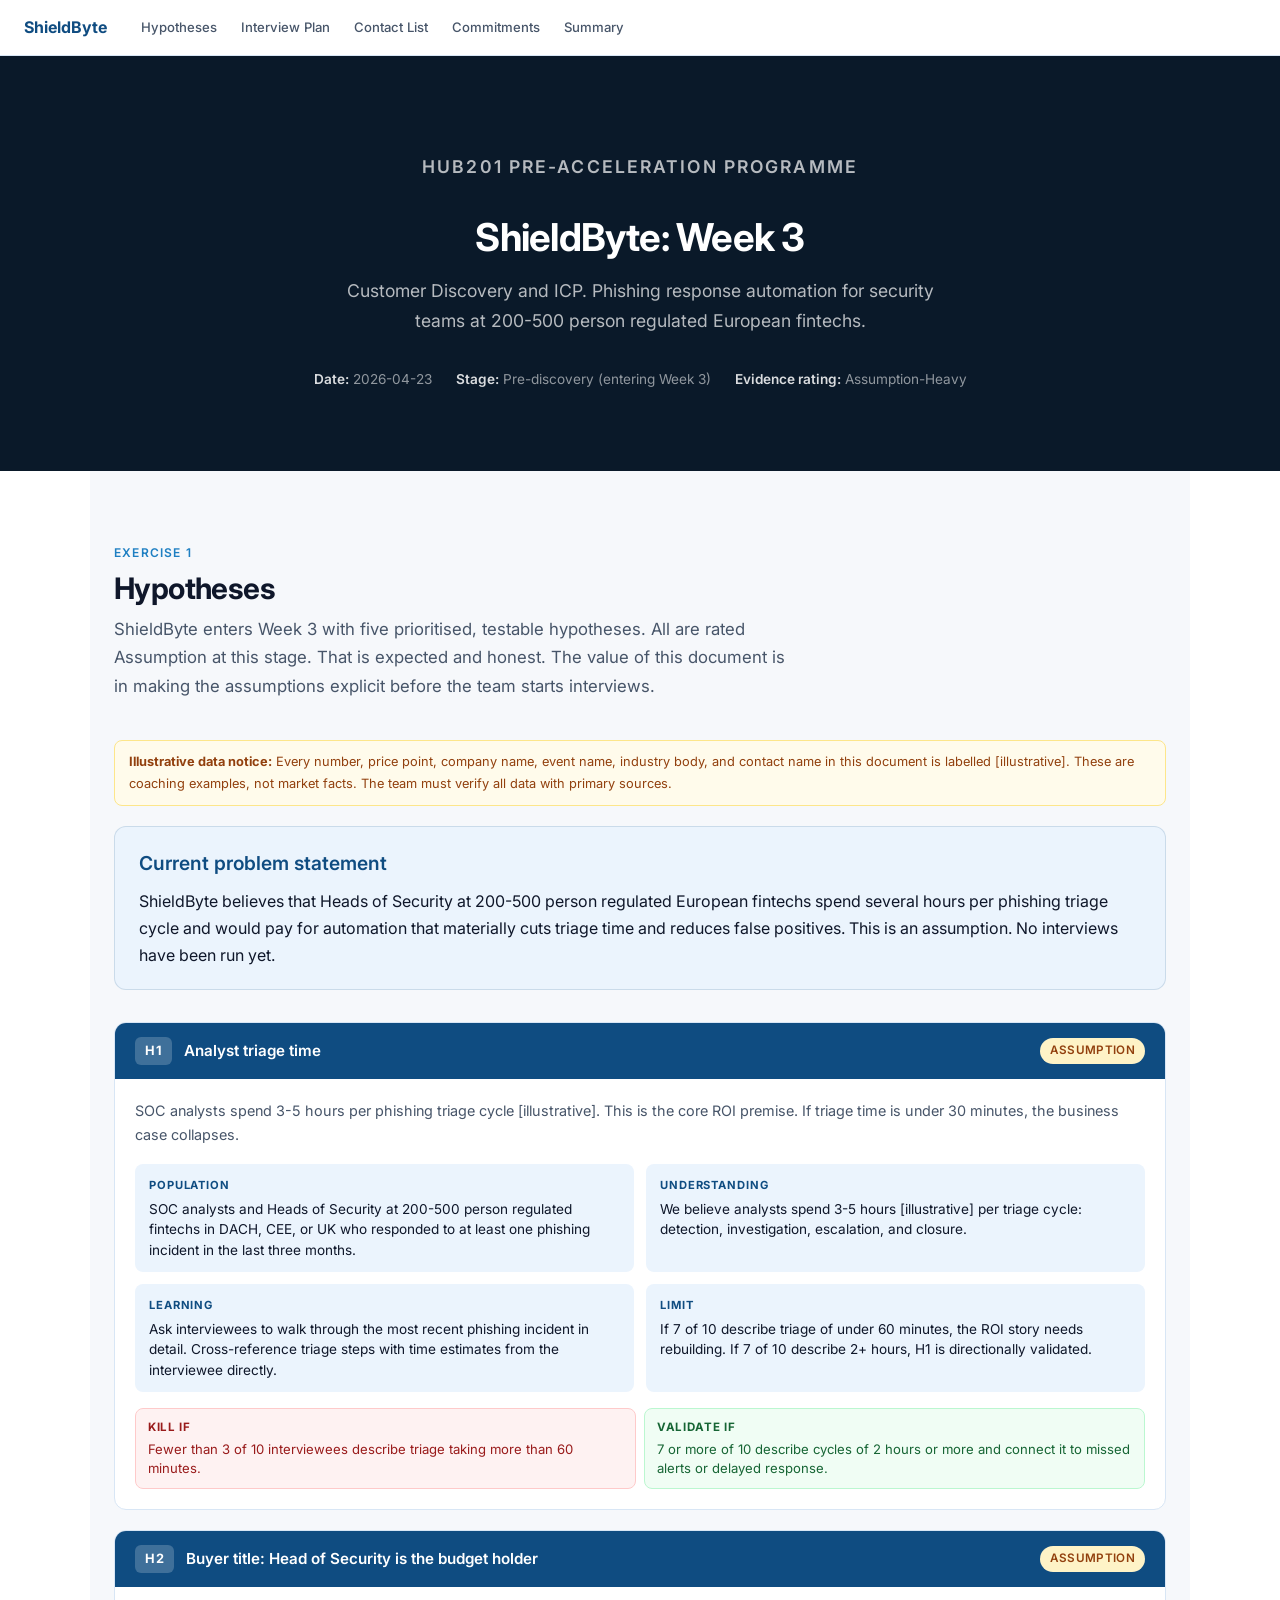
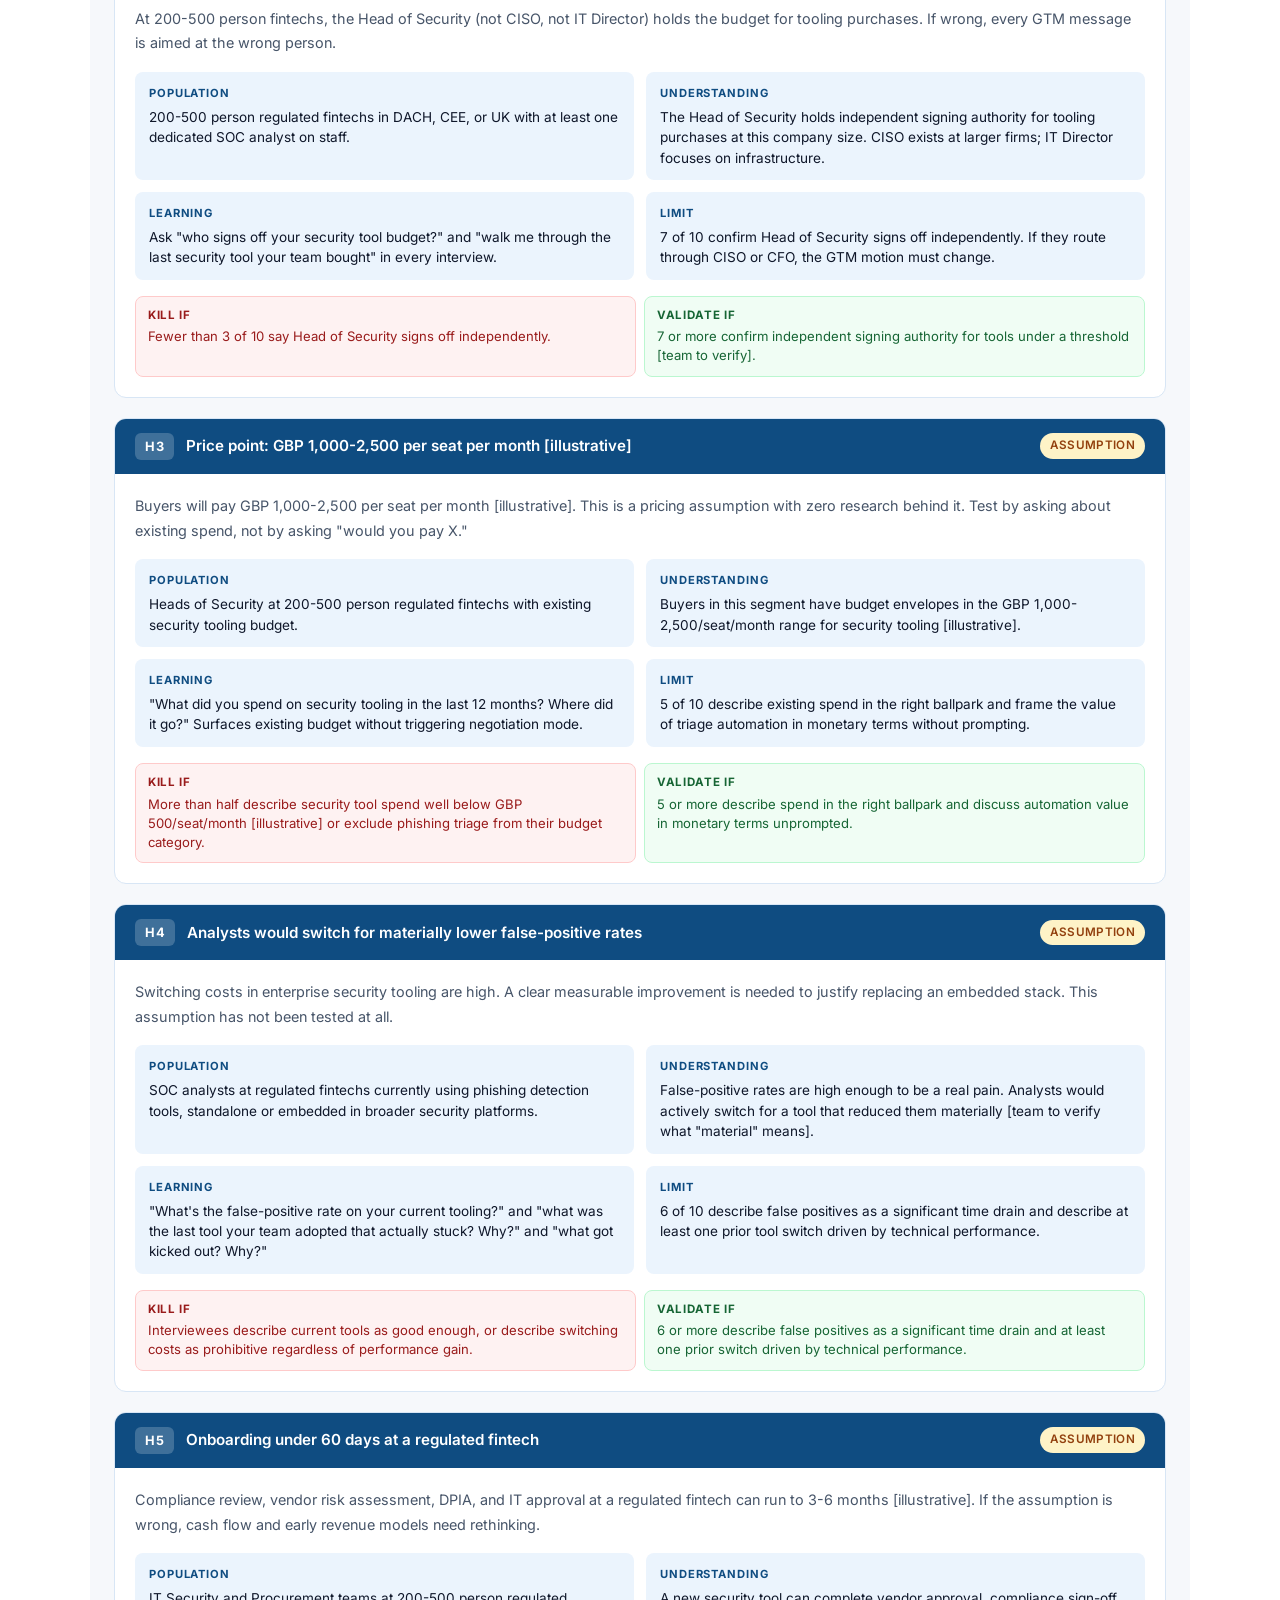
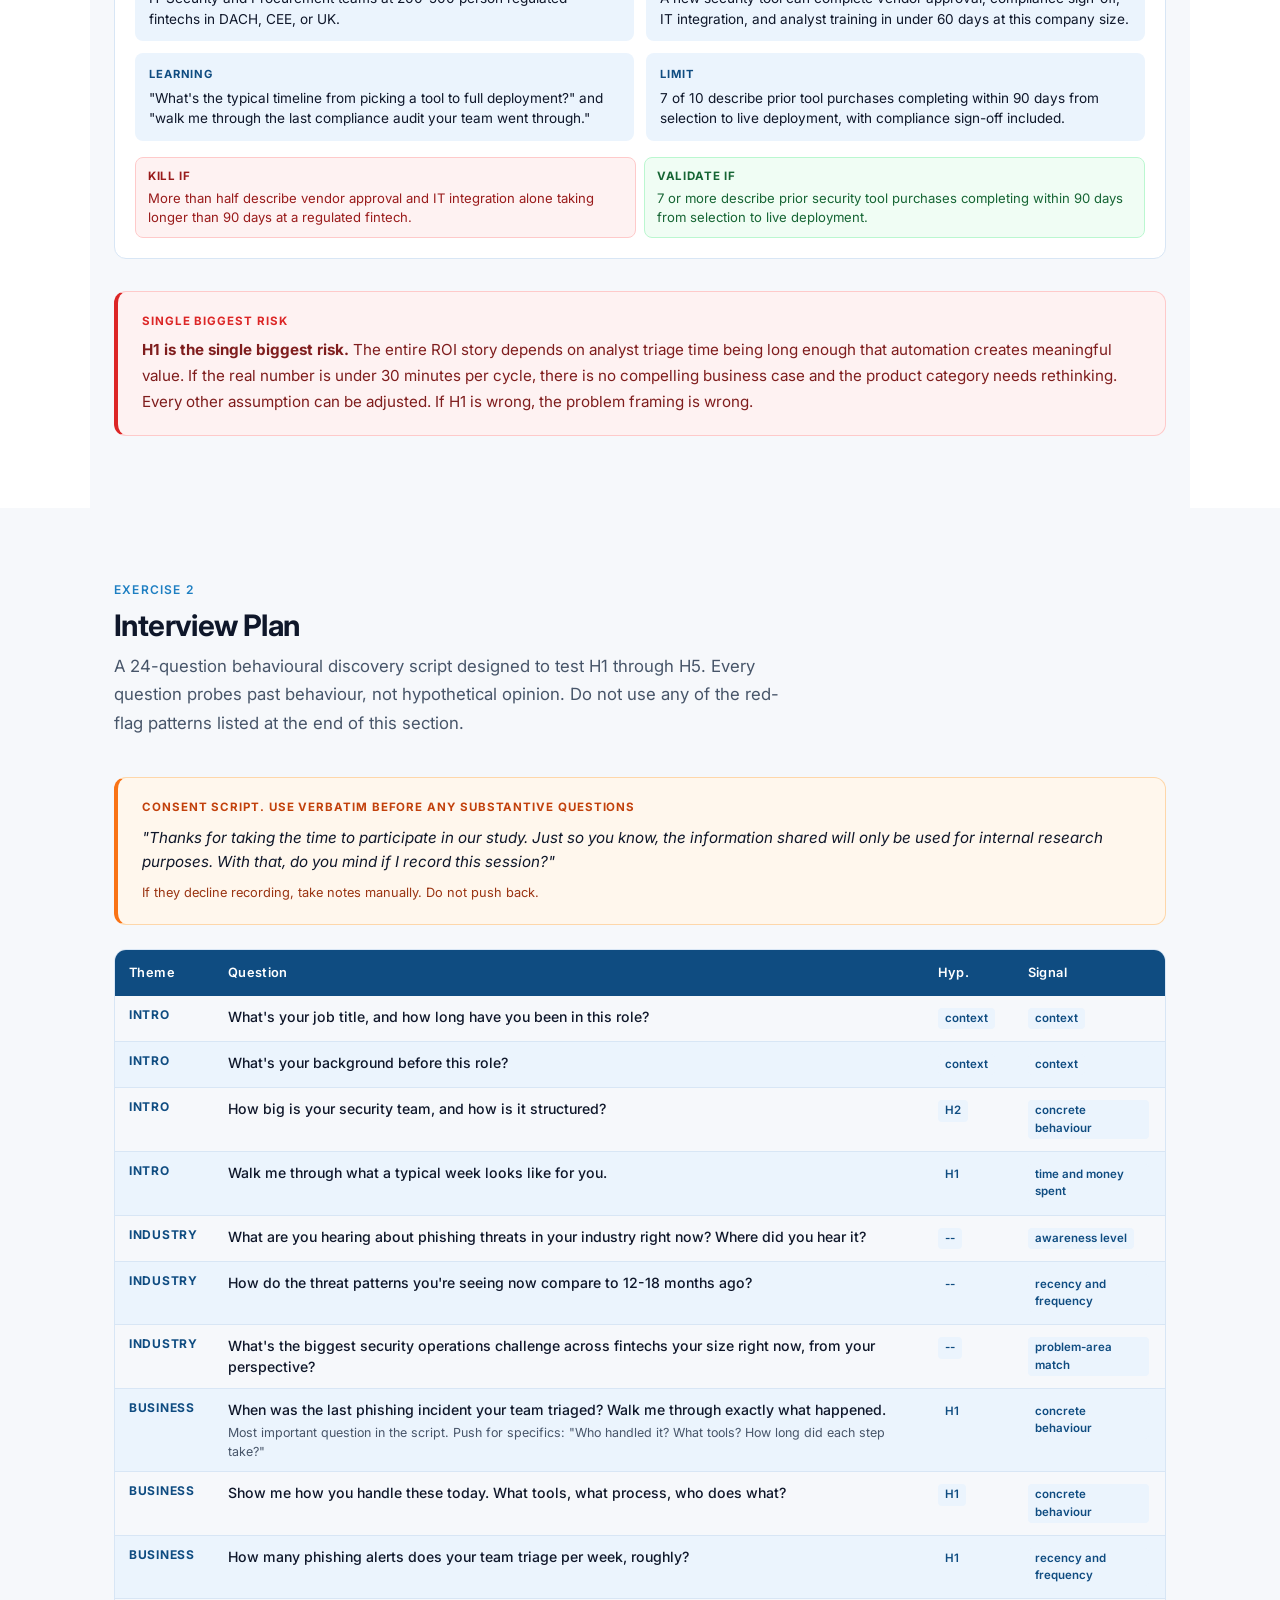
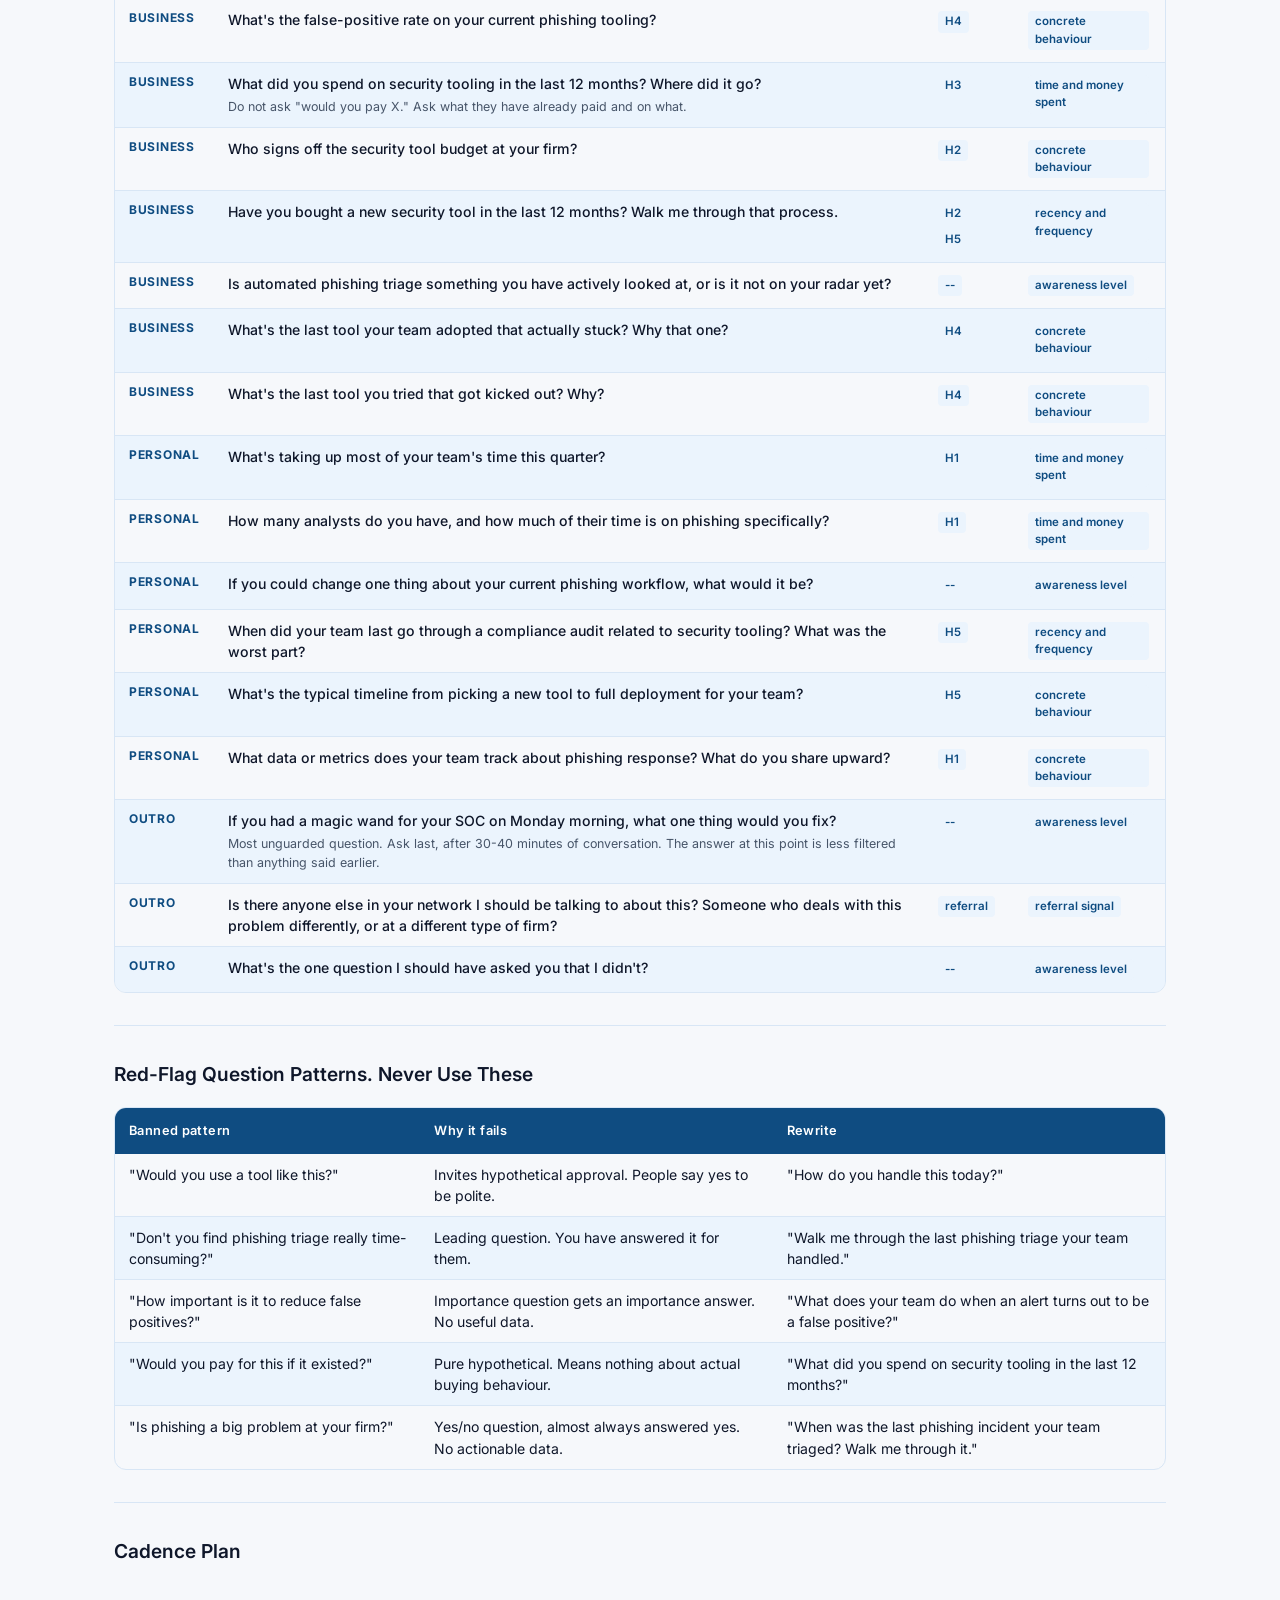
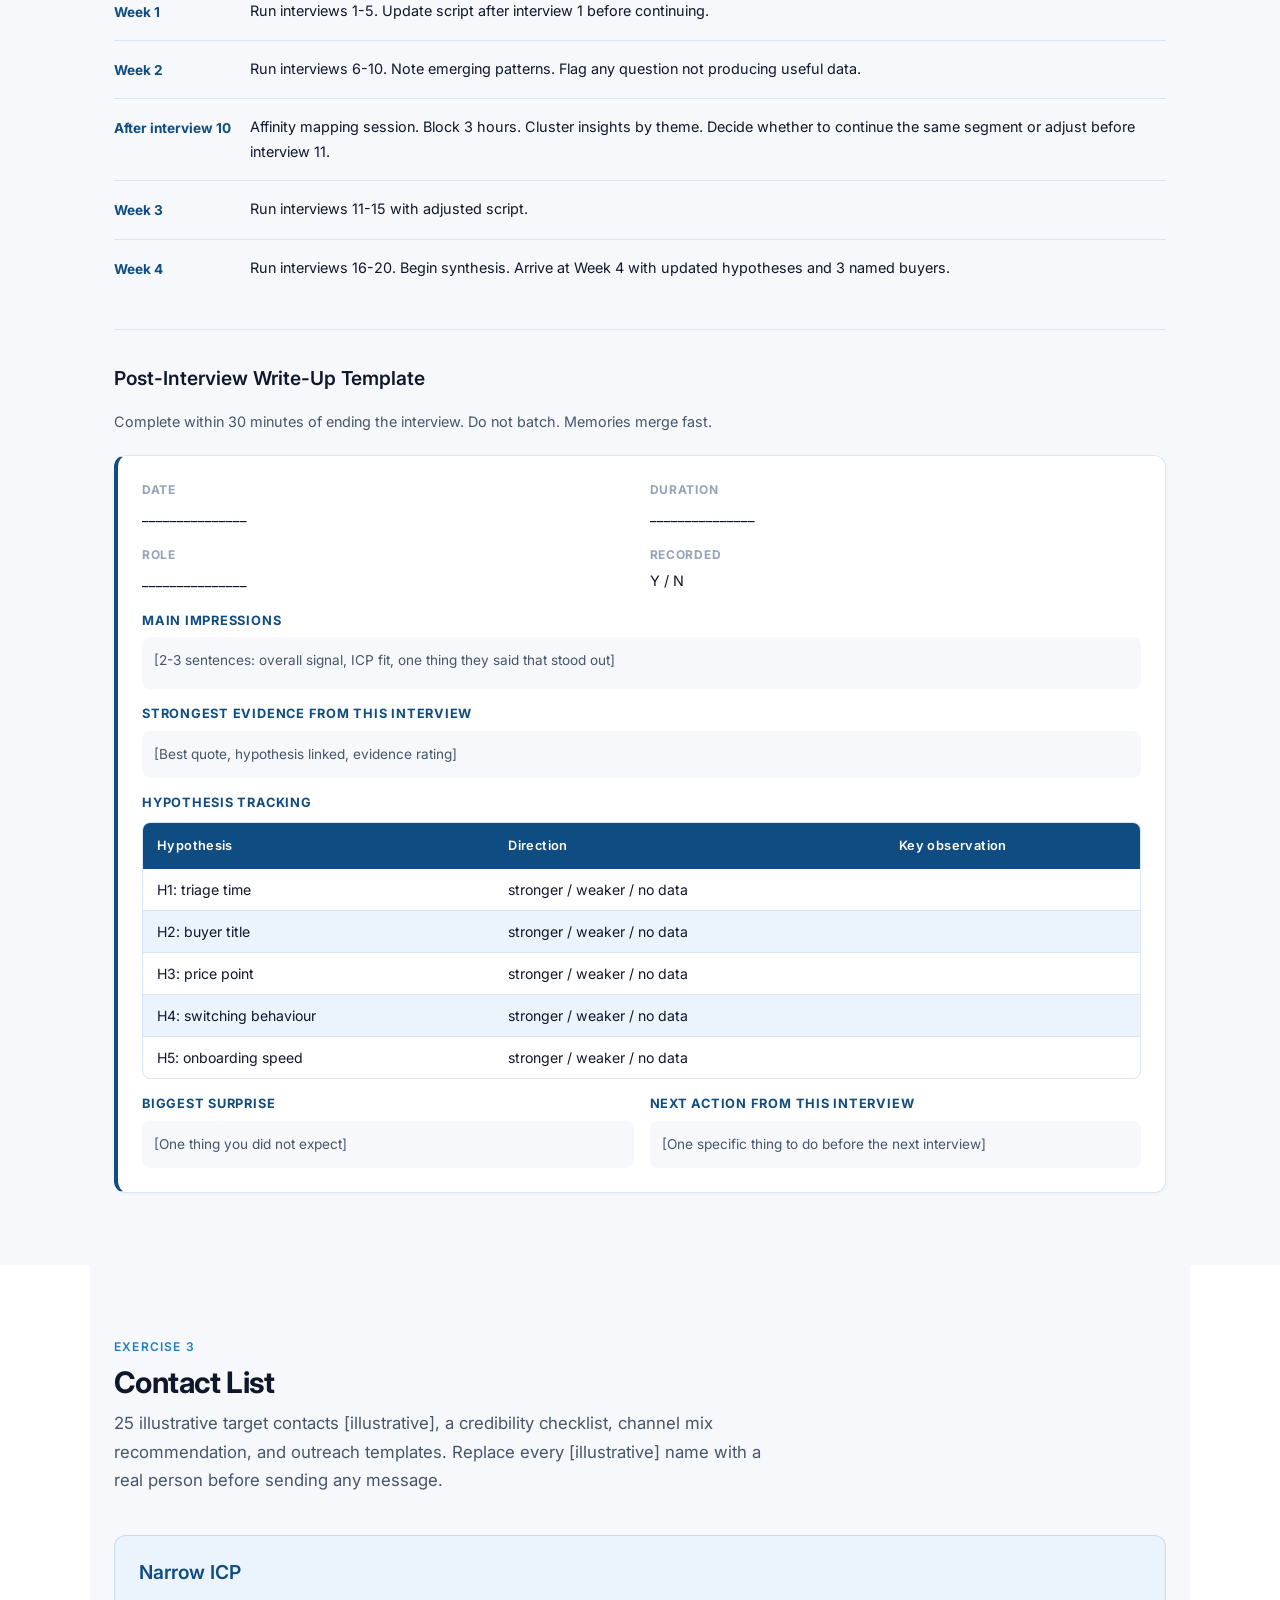
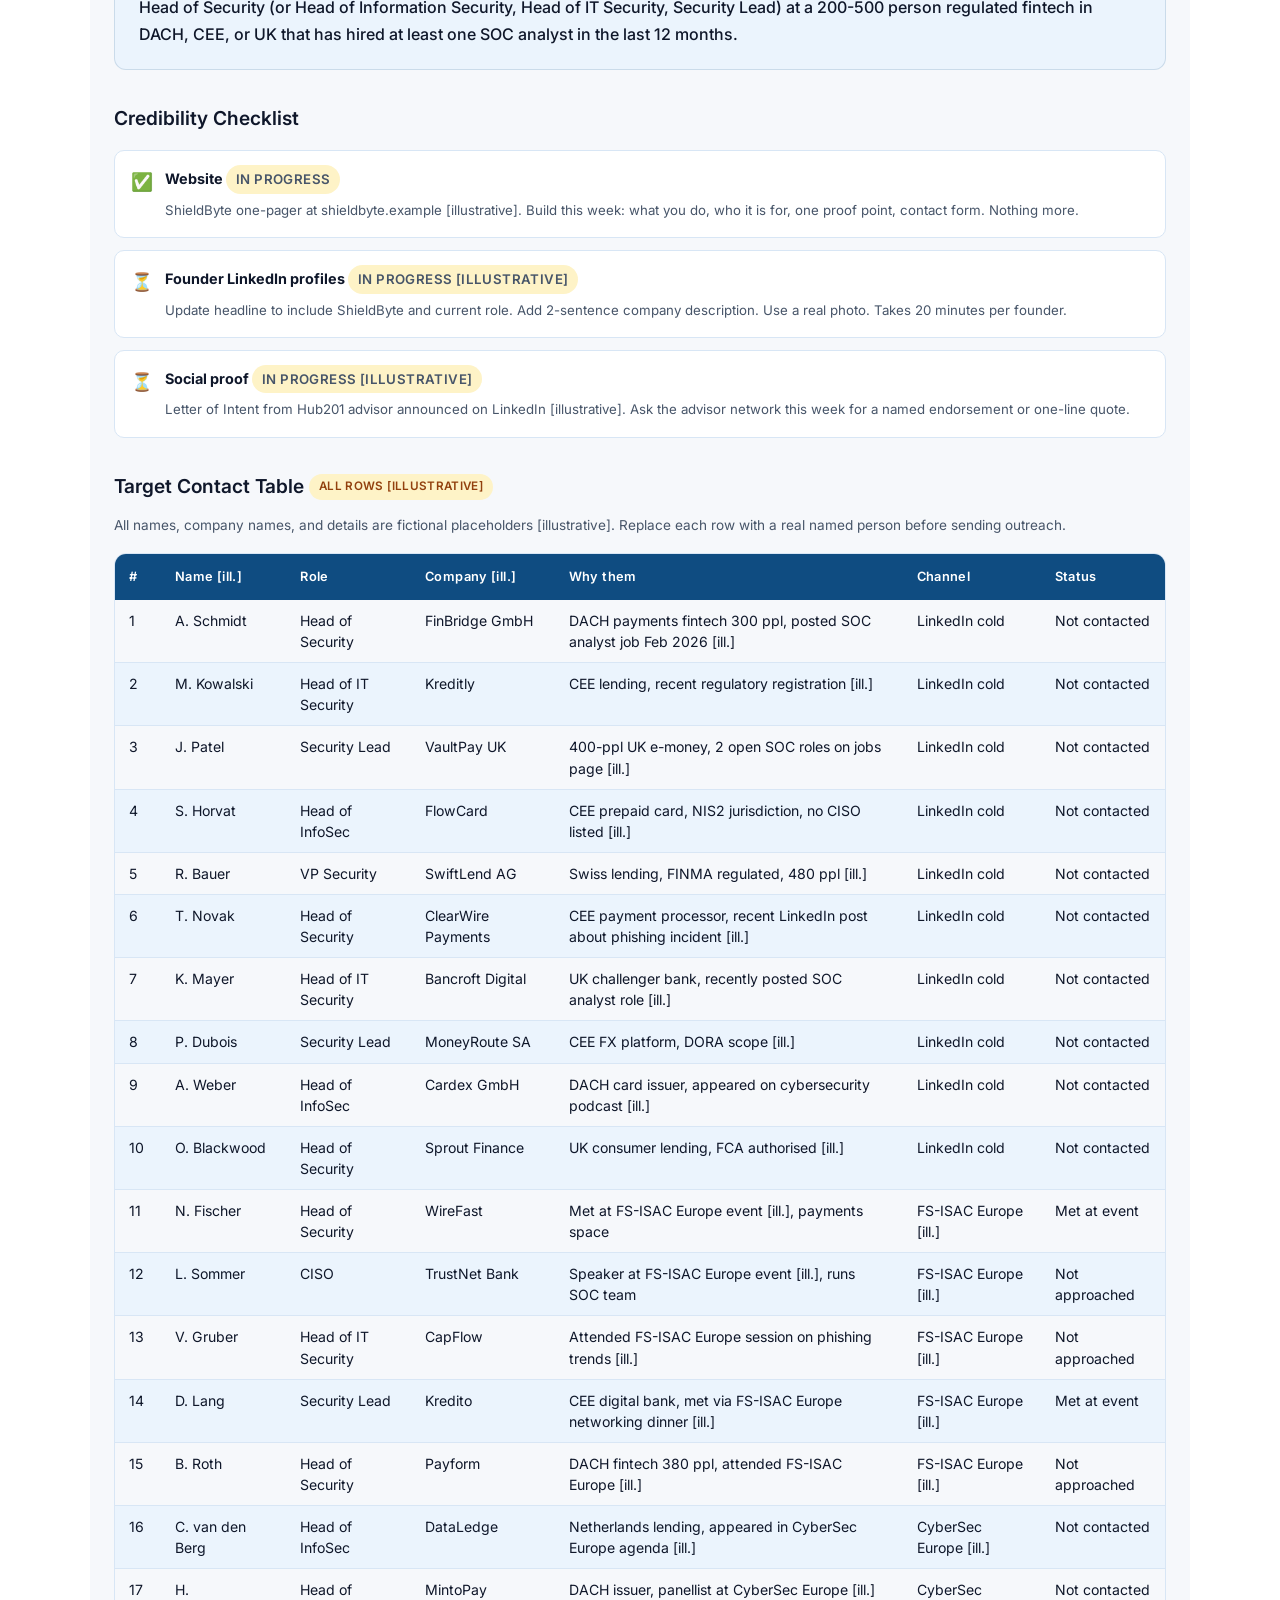
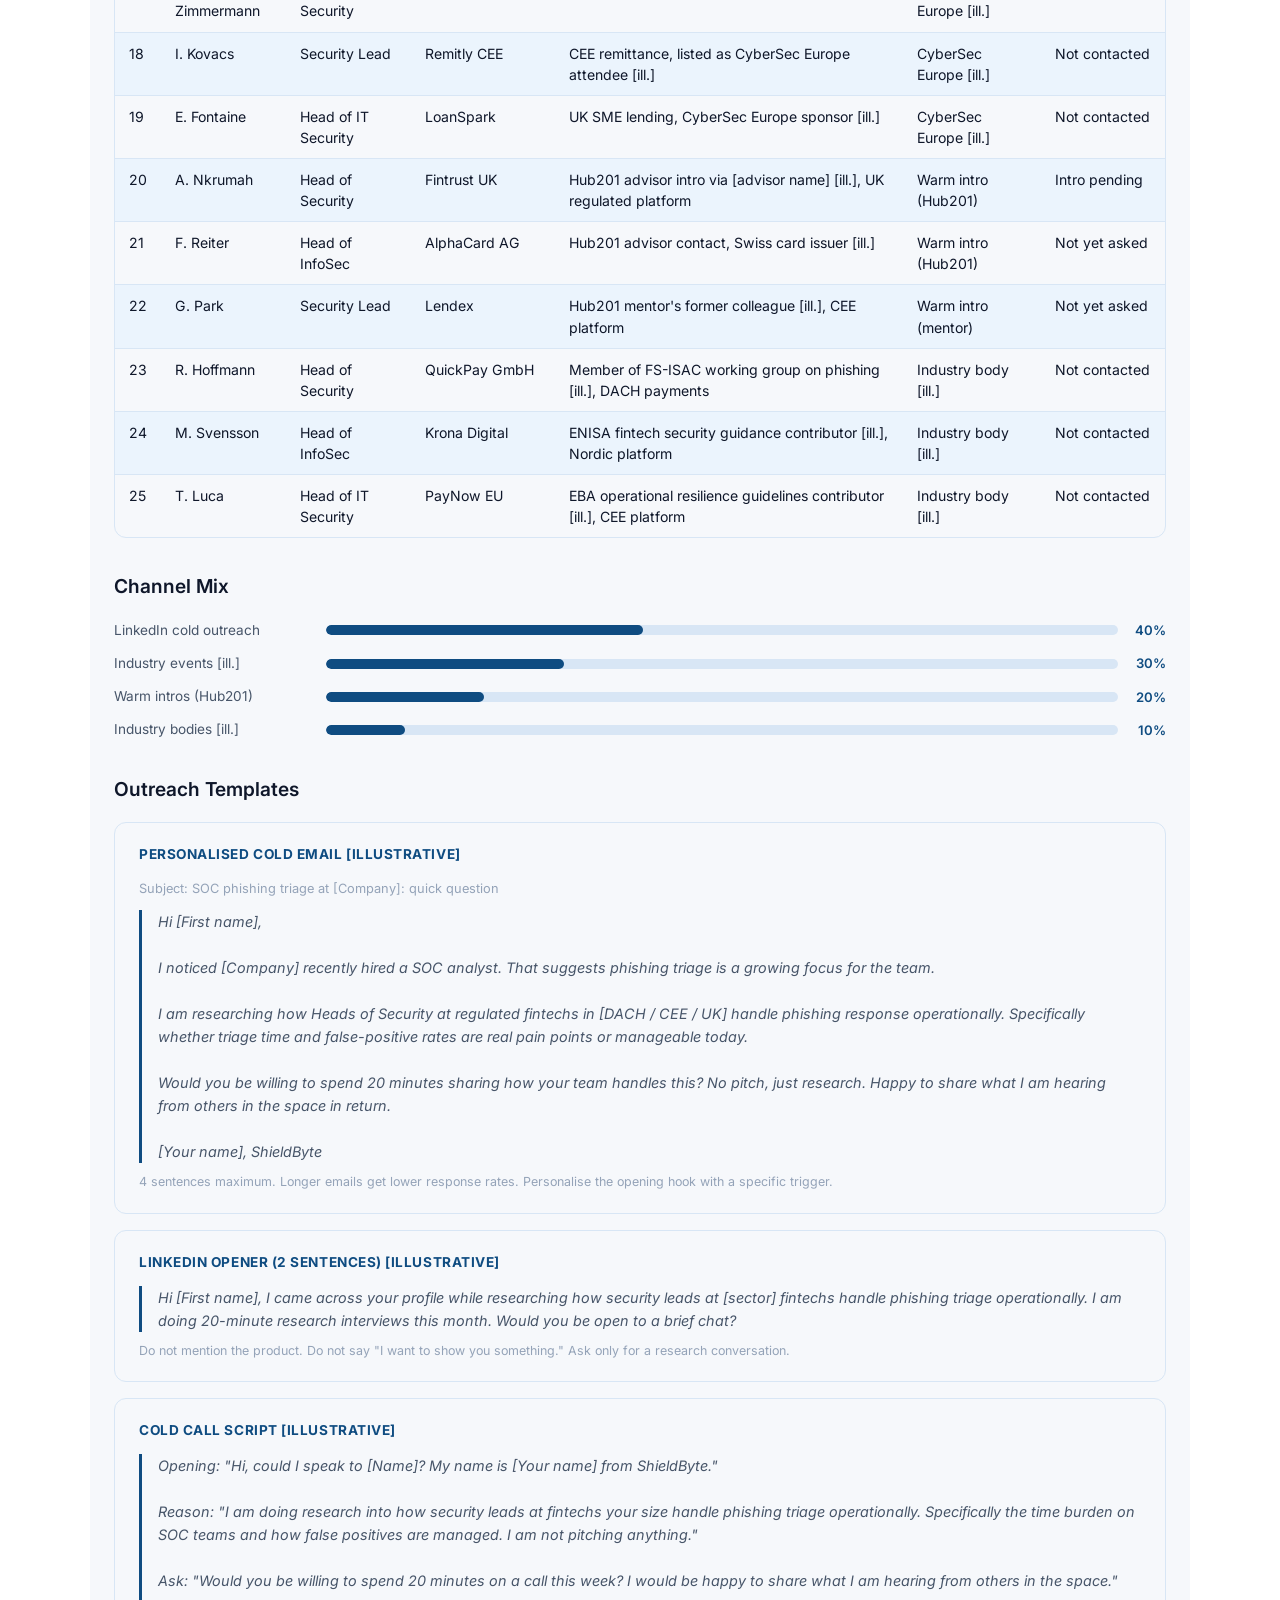
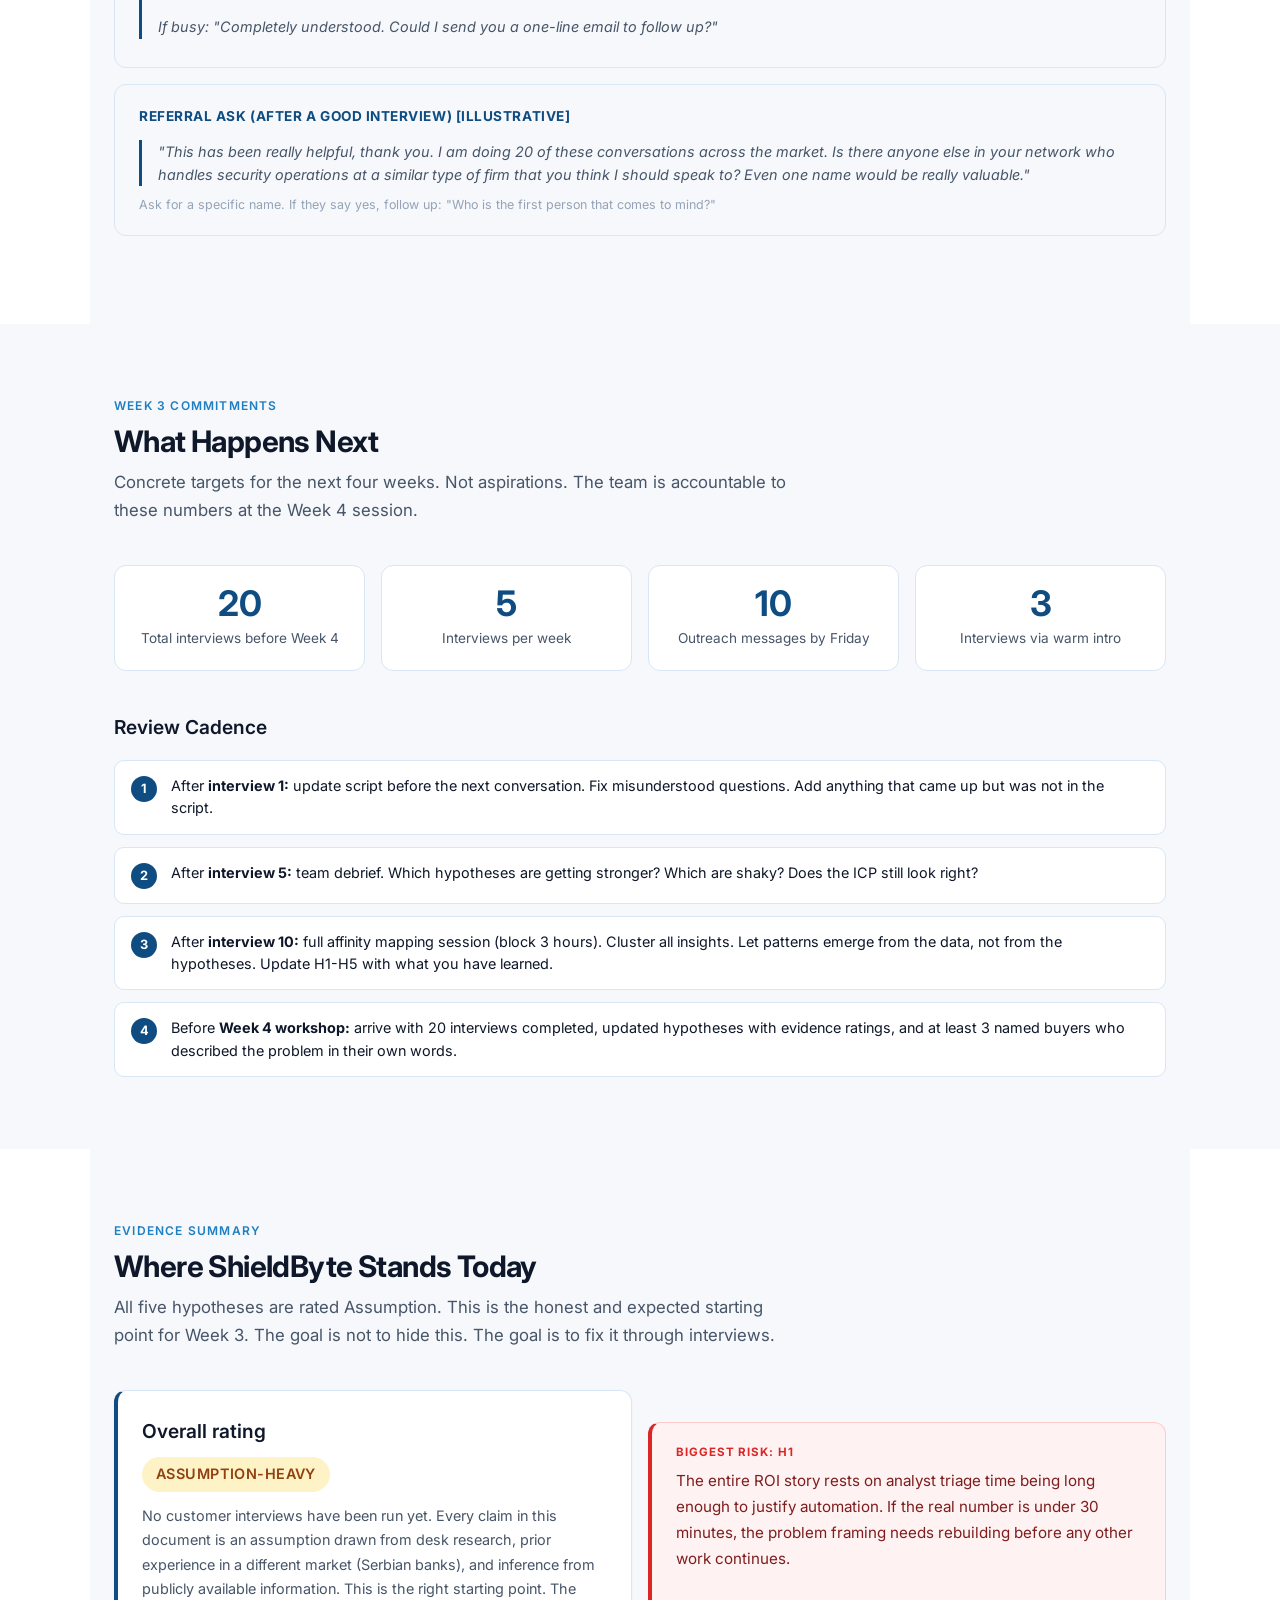
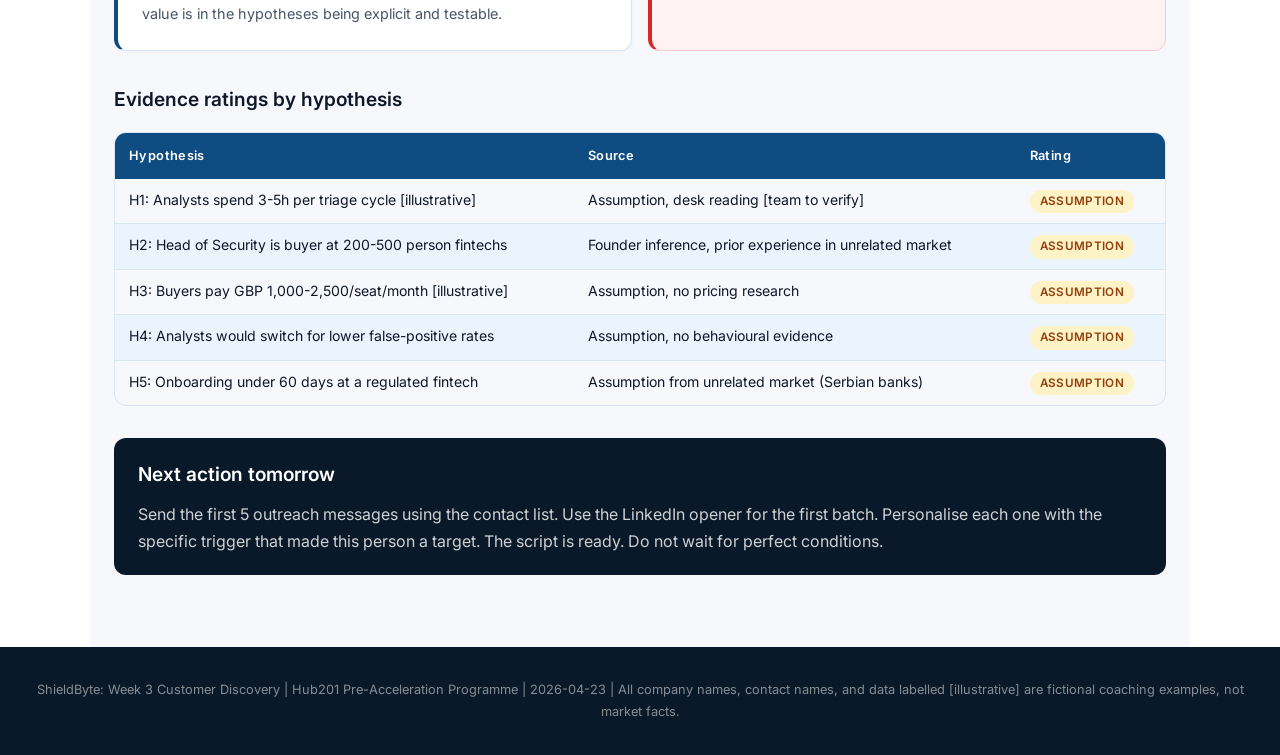
<file: week3/examples/shieldbyte/week3/presentation.html>
<!DOCTYPE html>
<html lang="en">
<head>
  <meta charset="UTF-8" />
  <meta name="viewport" content="width=device-width, initial-scale=1.0" />
  <title>ShieldByte Week 3: Customer Discovery and ICP</title>
  <link rel="preconnect" href="https://fonts.googleapis.com" />
  <link rel="preconnect" href="https://fonts.gstatic.com" crossorigin />
  <link href="https://fonts.googleapis.com/css2?family=Inter:wght@300;400;500;600;700&display=swap" rel="stylesheet" />
  <style>
    /* =====================================================
       ShieldByte brand tokens
       Primary: #0F4C81 (deep blue)
       Accent:  #1E7FC2 (mid blue)
       Pale:    #EBF4FD (tinted backgrounds)
       ===================================================== */
    :root {
      --primary: #0F4C81;
      --primary-hover: #0A3C6A;
      --primary-pale: #EBF4FD;
      --accent: #1E7FC2;
      --bg: #FFFFFF;
      --surface: #F6F8FB;
      --border: #D8E6F5;
      --text: #0F172A;
      --text2: #475569;
      --text3: #94A3B8;
      --dark-section: #0A1929;
      --success: #16A34A;
      --warning: #D97706;
      --danger: #DC2626;
      --radius-card: 12px;
      --radius-btn: 8px;
    }

    *, *::before, *::after { box-sizing: border-box; margin: 0; padding: 0; }

    html { scroll-behavior: smooth; }

    body {
      font-family: 'Inter', sans-serif;
      font-size: 1rem;
      line-height: 1.7;
      color: var(--text);
      background: var(--bg);
      -webkit-font-smoothing: antialiased;
    }

    /* ---- Nav ---- */
    nav {
      position: fixed;
      top: 0;
      left: 0;
      right: 0;
      z-index: 100;
      background: rgba(255,255,255,0.97);
      border-bottom: 1px solid var(--border);
      padding: 0 24px;
      height: 56px;
      display: flex;
      align-items: center;
      gap: 8px;
    }

    .nav-brand {
      font-weight: 700;
      font-size: 1rem;
      color: var(--primary);
      margin-right: 16px;
      white-space: nowrap;
    }

    .nav-links {
      display: flex;
      gap: 4px;
      flex-wrap: wrap;
    }

    nav a {
      color: var(--text2);
      text-decoration: none;
      font-size: 0.82rem;
      font-weight: 500;
      padding: 6px 10px;
      border-radius: 6px;
      transition: background 0.15s, color 0.15s;
      white-space: nowrap;
    }

    nav a:hover {
      background: var(--primary-pale);
      color: var(--primary);
    }

    /* ---- Layout ---- */
    main { padding-top: 56px; }

    section {
      padding: 72px 24px;
      max-width: 1100px;
      margin: 0 auto;
    }

    section:nth-child(even) {
      background: var(--surface);
    }

    /* Override: make even-section backgrounds full-width */
    .section-alt {
      background: var(--surface);
      width: 100%;
    }
    .section-alt > .section-inner {
      max-width: 1100px;
      margin: 0 auto;
      padding: 72px 24px;
    }

    /* ---- Hero ---- */
    .hero {
      background: var(--dark-section);
      color: white;
      text-align: center;
      padding: 96px 24px 80px;
      width: 100%;
    }

    .hero-eyebrow {
      font-size: 0.75rem;
      font-weight: 600;
      letter-spacing: 0.12em;
      text-transform: uppercase;
      color: var(--accent);
      margin-bottom: 16px;
    }

    .hero h1 {
      font-size: 2.4rem;
      font-weight: 700;
      letter-spacing: -0.02em;
      line-height: 1.2;
      margin-bottom: 16px;
    }

    .hero p {
      font-size: 1.1rem;
      color: rgba(255,255,255,0.7);
      max-width: 640px;
      margin: 0 auto 32px;
    }

    .hero-meta {
      display: flex;
      gap: 24px;
      justify-content: center;
      flex-wrap: wrap;
    }

    .hero-meta span {
      font-size: 0.85rem;
      color: rgba(255,255,255,0.55);
    }

    .hero-meta span strong {
      color: rgba(255,255,255,0.85);
      font-weight: 600;
    }

    /* ---- Headings ---- */
    .section-eyebrow {
      font-size: 0.75rem;
      font-weight: 600;
      letter-spacing: 0.1em;
      text-transform: uppercase;
      color: var(--accent);
      margin-bottom: 8px;
    }

    h2 {
      font-size: 1.85rem;
      font-weight: 700;
      letter-spacing: -0.02em;
      line-height: 1.2;
      color: var(--text);
      margin-bottom: 8px;
    }

    h3 {
      font-size: 1.2rem;
      font-weight: 600;
      color: var(--text);
      margin-bottom: 8px;
    }

    .section-lead {
      font-size: 1.05rem;
      color: var(--text2);
      margin-bottom: 40px;
      max-width: 680px;
    }

    /* ---- Cards ---- */
    .card {
      background: white;
      border: 1px solid var(--border);
      border-radius: var(--radius-card);
      padding: 24px;
      box-shadow: 0 1px 3px rgba(0,0,0,0.04);
      transition: border-color 0.15s, box-shadow 0.15s;
    }

    .card:hover {
      border-color: rgba(15,76,129,0.25);
      box-shadow: 0 4px 12px rgba(15,76,129,0.08);
    }

    .card-accent {
      border-left: 4px solid var(--primary);
    }

    .card-grid {
      display: grid;
      grid-template-columns: repeat(auto-fill, minmax(300px, 1fr));
      gap: 20px;
    }

    /* ---- Hypothesis cards ---- */
    .hyp-card {
      background: white;
      border: 1px solid var(--border);
      border-radius: var(--radius-card);
      overflow: hidden;
    }

    .hyp-header {
      background: var(--primary);
      color: white;
      padding: 14px 20px;
      display: flex;
      align-items: center;
      gap: 12px;
    }

    .hyp-badge {
      background: rgba(255,255,255,0.2);
      border-radius: 6px;
      padding: 3px 10px;
      font-size: 0.8rem;
      font-weight: 700;
      letter-spacing: 0.04em;
    }

    .hyp-title {
      font-weight: 600;
      font-size: 0.95rem;
    }

    .hyp-body {
      padding: 20px;
    }

    .pull-grid {
      display: grid;
      grid-template-columns: 1fr 1fr;
      gap: 12px;
      margin-bottom: 16px;
    }

    .pull-item {
      background: var(--primary-pale);
      border-radius: 8px;
      padding: 12px 14px;
    }

    .pull-label {
      font-size: 0.7rem;
      font-weight: 700;
      letter-spacing: 0.08em;
      text-transform: uppercase;
      color: var(--primary);
      margin-bottom: 4px;
    }

    .pull-text {
      font-size: 0.85rem;
      color: var(--text);
      line-height: 1.5;
    }

    .criteria-row {
      display: grid;
      grid-template-columns: 1fr 1fr;
      gap: 8px;
      margin-top: 14px;
    }

    .criteria-item {
      border-radius: 8px;
      padding: 10px 12px;
      font-size: 0.82rem;
      line-height: 1.45;
    }

    .criteria-kill {
      background: #FEF2F2;
      border: 1px solid #FECACA;
      color: #991B1B;
    }

    .criteria-validate {
      background: #F0FDF4;
      border: 1px solid #BBF7D0;
      color: #166534;
    }

    .criteria-label {
      font-weight: 700;
      font-size: 0.72rem;
      letter-spacing: 0.06em;
      text-transform: uppercase;
      margin-bottom: 4px;
    }

    /* ---- Evidence badges ---- */
    .badge {
      display: inline-block;
      border-radius: 99px;
      padding: 3px 10px;
      font-size: 0.73rem;
      font-weight: 600;
      letter-spacing: 0.03em;
      text-transform: uppercase;
    }

    .badge-assumption { background: #FEF3C7; color: #92400E; }
    .badge-weak { background: #FEE2E2; color: #991B1B; }
    .badge-moderate { background: #DBEAFE; color: #1E40AF; }
    .badge-strong { background: #DCFCE7; color: #166534; }
    .badge-risk { background: #DC2626; color: white; }
    .badge-done { background: #DCFCE7; color: #166534; }
    .badge-progress { background: #FEF3C7; color: #92400E; }
    .badge-missing { background: #FEE2E2; color: #991B1B; }

    /* ---- Big risk callout ---- */
    .risk-callout {
      background: #FEF2F2;
      border: 1px solid #FECACA;
      border-left: 4px solid var(--danger);
      border-radius: var(--radius-card);
      padding: 20px 24px;
      margin-top: 32px;
    }

    .risk-callout-label {
      font-size: 0.72rem;
      font-weight: 700;
      letter-spacing: 0.08em;
      text-transform: uppercase;
      color: var(--danger);
      margin-bottom: 6px;
    }

    .risk-callout p {
      color: #7F1D1D;
      font-size: 0.95rem;
    }

    /* ---- Callout ---- */
    .callout {
      border-radius: var(--radius-card);
      padding: 20px 24px;
    }

    .callout-blue {
      background: var(--primary-pale);
      border: 1px solid rgba(15,76,129,0.15);
    }

    .callout-dark {
      background: var(--dark-section);
      color: white;
    }

    .callout-dark p { color: rgba(255,255,255,0.8); }

    /* ---- Tables ---- */
    .table-wrap {
      overflow-x: auto;
      border-radius: var(--radius-card);
      border: 1px solid var(--border);
    }

    table {
      width: 100%;
      border-collapse: collapse;
      font-size: 0.88rem;
    }

    thead tr {
      background: var(--primary);
      color: white;
    }

    thead th {
      padding: 12px 14px;
      text-align: left;
      font-weight: 600;
      font-size: 0.8rem;
      letter-spacing: 0.03em;
      white-space: nowrap;
    }

    tbody tr:nth-child(even) { background: var(--primary-pale); }

    tbody td {
      padding: 10px 14px;
      border-bottom: 1px solid var(--border);
      vertical-align: top;
      line-height: 1.5;
    }

    tbody tr:last-child td { border-bottom: none; }

    /* ---- Question table ---- */
    .q-theme {
      font-size: 0.75rem;
      font-weight: 700;
      letter-spacing: 0.06em;
      text-transform: uppercase;
      color: var(--primary);
    }

    .q-text { font-weight: 500; }

    .q-note {
      font-size: 0.78rem;
      color: var(--text2);
      margin-top: 4px;
    }

    .q-tag {
      display: inline-block;
      background: var(--primary-pale);
      color: var(--primary);
      border-radius: 4px;
      padding: 2px 7px;
      font-size: 0.72rem;
      font-weight: 600;
      margin: 2px 2px 2px 0;
    }

    /* ---- Timeline / Cadence ---- */
    .timeline {
      display: flex;
      flex-direction: column;
      gap: 0;
    }

    .timeline-row {
      display: grid;
      grid-template-columns: 120px 1fr;
      gap: 16px;
      padding: 16px 0;
      border-bottom: 1px solid var(--border);
    }

    .timeline-row:last-child { border-bottom: none; }

    .timeline-week {
      font-weight: 700;
      font-size: 0.85rem;
      color: var(--primary);
      padding-top: 2px;
    }

    .timeline-activity { font-size: 0.9rem; }

    /* ---- Credibility checklist ---- */
    .checklist { list-style: none; display: flex; flex-direction: column; gap: 12px; }

    .checklist li {
      display: flex;
      align-items: flex-start;
      gap: 12px;
      padding: 14px 16px;
      background: white;
      border: 1px solid var(--border);
      border-radius: 10px;
    }

    .checklist-icon {
      font-size: 1.1rem;
      flex-shrink: 0;
      margin-top: 2px;
    }

    .checklist-text { flex: 1; }
    .checklist-text strong { display: block; margin-bottom: 2px; font-size: 0.9rem; }
    .checklist-text span { font-size: 0.83rem; color: var(--text2); }

    /* ---- Template boxes ---- */
    .template-box {
      background: var(--surface);
      border: 1px solid var(--border);
      border-radius: var(--radius-card);
      padding: 20px 24px;
      margin-bottom: 16px;
    }

    .template-box h4 {
      font-size: 0.85rem;
      font-weight: 700;
      letter-spacing: 0.04em;
      text-transform: uppercase;
      color: var(--primary);
      margin-bottom: 12px;
    }

    .template-box blockquote {
      border-left: 3px solid var(--primary);
      padding-left: 16px;
      color: var(--text2);
      font-style: italic;
      font-size: 0.9rem;
      line-height: 1.6;
      margin-bottom: 8px;
    }

    .template-note {
      font-size: 0.78rem;
      color: var(--text3);
      margin-top: 8px;
    }

    /* ---- Consent box ---- */
    .consent-box {
      background: #FFF7ED;
      border: 1px solid #FED7AA;
      border-left: 4px solid #F97316;
      border-radius: var(--radius-card);
      padding: 20px 24px;
      margin: 24px 0;
    }

    .consent-box .consent-label {
      font-size: 0.72rem;
      font-weight: 700;
      letter-spacing: 0.08em;
      text-transform: uppercase;
      color: #C2410C;
      margin-bottom: 8px;
    }

    .consent-box blockquote {
      font-style: italic;
      color: var(--text);
      font-size: 0.95rem;
      line-height: 1.6;
    }

    /* ---- Channel mix ---- */
    .channel-bar-wrap { display: flex; flex-direction: column; gap: 10px; margin-top: 16px; }

    .channel-row { display: flex; align-items: center; gap: 12px; }

    .channel-label { width: 200px; font-size: 0.85rem; color: var(--text2); flex-shrink: 0; }

    .channel-bar-outer {
      flex: 1;
      background: var(--border);
      border-radius: 99px;
      height: 10px;
      overflow: hidden;
    }

    .channel-bar-inner {
      height: 100%;
      border-radius: 99px;
      background: var(--primary);
    }

    .channel-pct { font-size: 0.82rem; font-weight: 600; color: var(--primary); width: 36px; text-align: right; flex-shrink: 0; }

    /* ---- Commitments ---- */
    .commit-grid {
      display: grid;
      grid-template-columns: repeat(auto-fill, minmax(220px, 1fr));
      gap: 16px;
    }

    .commit-card {
      background: white;
      border: 1px solid var(--border);
      border-radius: var(--radius-card);
      padding: 20px;
      text-align: center;
    }

    .commit-num {
      font-size: 2.2rem;
      font-weight: 700;
      color: var(--primary);
      line-height: 1;
      margin-bottom: 6px;
    }

    .commit-label {
      font-size: 0.85rem;
      color: var(--text2);
    }

    /* ---- Evidence summary ---- */
    .evidence-grid { display: grid; grid-template-columns: 1fr 1fr; gap: 16px; }

    @media (max-width: 640px) {
      .evidence-grid { grid-template-columns: 1fr; }
      .pull-grid { grid-template-columns: 1fr; }
      .criteria-row { grid-template-columns: 1fr; }
      .hyp-header { flex-direction: column; align-items: flex-start; }
      nav a { font-size: 0.75rem; padding: 5px 7px; }
    }

    /* ---- Steps list ---- */
    .steps { list-style: none; counter-reset: steps; display: flex; flex-direction: column; gap: 12px; }

    .steps li {
      counter-increment: steps;
      display: flex;
      gap: 14px;
      align-items: flex-start;
      padding: 14px 16px;
      background: white;
      border: 1px solid var(--border);
      border-radius: 10px;
    }

    .steps li::before {
      content: counter(steps);
      background: var(--primary);
      color: white;
      width: 26px;
      height: 26px;
      border-radius: 50%;
      display: flex;
      align-items: center;
      justify-content: center;
      font-size: 0.8rem;
      font-weight: 700;
      flex-shrink: 0;
      margin-top: 1px;
    }

    .steps li span { font-size: 0.9rem; line-height: 1.55; }

    /* ---- Illustrative note ---- */
    .illustrative-note {
      background: #FFFBEB;
      border: 1px solid #FDE68A;
      border-radius: 8px;
      padding: 10px 14px;
      font-size: 0.8rem;
      color: #92400E;
      margin-bottom: 20px;
    }

    .illustrative-note strong { font-weight: 700; }

    /* ---- Divider ---- */
    hr { border: none; border-top: 1px solid var(--border); margin: 32px 0; }

    /* ---- Misc ---- */
    p { margin-bottom: 14px; }
    p:last-child { margin-bottom: 0; }

    ul.plain { list-style: none; display: flex; flex-direction: column; gap: 6px; }
    ul.plain li { font-size: 0.9rem; }
  </style>
</head>
<body>

<!-- ======================================================
     NAV
     ====================================================== -->
<nav>
  <span class="nav-brand">ShieldByte</span>
  <div class="nav-links">
    <a href="#hypotheses">Hypotheses</a>
    <a href="#interview-plan">Interview Plan</a>
    <a href="#contact-list">Contact List</a>
    <a href="#commitments">Commitments</a>
    <a href="#evidence-summary">Summary</a>
  </div>
</nav>

<main>

<!-- ======================================================
     HERO
     ====================================================== -->
<div class="hero">
  <p class="hero-eyebrow">Hub201 Pre-Acceleration Programme</p>
  <h1>ShieldByte: Week 3</h1>
  <p>Customer Discovery and ICP. Phishing response automation for security teams at 200-500 person regulated European fintechs.</p>
  <div class="hero-meta">
    <span><strong>Date:</strong> 2026-04-23</span>
    <span><strong>Stage:</strong> Pre-discovery (entering Week 3)</span>
    <span><strong>Evidence rating:</strong> Assumption-Heavy</span>
  </div>
</div>

<!-- ======================================================
     HYPOTHESES
     ====================================================== -->
<section id="hypotheses">
  <p class="section-eyebrow">Exercise 1</p>
  <h2>Hypotheses</h2>
  <p class="section-lead">ShieldByte enters Week 3 with five prioritised, testable hypotheses. All are rated Assumption at this stage. That is expected and honest. The value of this document is in making the assumptions explicit before the team starts interviews.</p>

  <div class="illustrative-note">
    <strong>Illustrative data notice:</strong> Every number, price point, company name, event name, industry body, and contact name in this document is labelled [illustrative]. These are coaching examples, not market facts. The team must verify all data with primary sources.
  </div>

  <div class="callout callout-blue" style="margin-bottom: 32px;">
    <h3 style="margin-bottom: 8px; color: var(--primary);">Current problem statement</h3>
    <p style="margin-bottom: 0;">ShieldByte believes that Heads of Security at 200-500 person regulated European fintechs spend several hours per phishing triage cycle and would pay for automation that materially cuts triage time and reduces false positives. This is an assumption. No interviews have been run yet.</p>
  </div>

  <!-- H1 -->
  <div class="hyp-card" style="margin-bottom: 20px;">
    <div class="hyp-header">
      <span class="hyp-badge">H1</span>
      <span class="hyp-title">Analyst triage time</span>
      <span class="badge badge-assumption" style="margin-left: auto;">Assumption</span>
    </div>
    <div class="hyp-body">
      <p style="font-size:0.9rem; color:var(--text2); margin-bottom:16px;">SOC analysts spend 3-5 hours per phishing triage cycle [illustrative]. This is the core ROI premise. If triage time is under 30 minutes, the business case collapses.</p>
      <div class="pull-grid">
        <div class="pull-item">
          <div class="pull-label">Population</div>
          <div class="pull-text">SOC analysts and Heads of Security at 200-500 person regulated fintechs in DACH, CEE, or UK who responded to at least one phishing incident in the last three months.</div>
        </div>
        <div class="pull-item">
          <div class="pull-label">Understanding</div>
          <div class="pull-text">We believe analysts spend 3-5 hours [illustrative] per triage cycle: detection, investigation, escalation, and closure.</div>
        </div>
        <div class="pull-item">
          <div class="pull-label">Learning</div>
          <div class="pull-text">Ask interviewees to walk through the most recent phishing incident in detail. Cross-reference triage steps with time estimates from the interviewee directly.</div>
        </div>
        <div class="pull-item">
          <div class="pull-label">Limit</div>
          <div class="pull-text">If 7 of 10 describe triage of under 60 minutes, the ROI story needs rebuilding. If 7 of 10 describe 2+ hours, H1 is directionally validated.</div>
        </div>
      </div>
      <div class="criteria-row">
        <div class="criteria-item criteria-kill">
          <div class="criteria-label">Kill if</div>
          Fewer than 3 of 10 interviewees describe triage taking more than 60 minutes.
        </div>
        <div class="criteria-item criteria-validate">
          <div class="criteria-label">Validate if</div>
          7 or more of 10 describe cycles of 2 hours or more and connect it to missed alerts or delayed response.
        </div>
      </div>
    </div>
  </div>

  <!-- H2 -->
  <div class="hyp-card" style="margin-bottom: 20px;">
    <div class="hyp-header">
      <span class="hyp-badge">H2</span>
      <span class="hyp-title">Buyer title: Head of Security is the budget holder</span>
      <span class="badge badge-assumption" style="margin-left: auto;">Assumption</span>
    </div>
    <div class="hyp-body">
      <p style="font-size:0.9rem; color:var(--text2); margin-bottom:16px;">At 200-500 person fintechs, the Head of Security (not CISO, not IT Director) holds the budget for tooling purchases. If wrong, every GTM message is aimed at the wrong person.</p>
      <div class="pull-grid">
        <div class="pull-item">
          <div class="pull-label">Population</div>
          <div class="pull-text">200-500 person regulated fintechs in DACH, CEE, or UK with at least one dedicated SOC analyst on staff.</div>
        </div>
        <div class="pull-item">
          <div class="pull-label">Understanding</div>
          <div class="pull-text">The Head of Security holds independent signing authority for tooling purchases at this company size. CISO exists at larger firms; IT Director focuses on infrastructure.</div>
        </div>
        <div class="pull-item">
          <div class="pull-label">Learning</div>
          <div class="pull-text">Ask "who signs off your security tool budget?" and "walk me through the last security tool your team bought" in every interview.</div>
        </div>
        <div class="pull-item">
          <div class="pull-label">Limit</div>
          <div class="pull-text">7 of 10 confirm Head of Security signs off independently. If they route through CISO or CFO, the GTM motion must change.</div>
        </div>
      </div>
      <div class="criteria-row">
        <div class="criteria-item criteria-kill">
          <div class="criteria-label">Kill if</div>
          Fewer than 3 of 10 say Head of Security signs off independently.
        </div>
        <div class="criteria-item criteria-validate">
          <div class="criteria-label">Validate if</div>
          7 or more confirm independent signing authority for tools under a threshold [team to verify].
        </div>
      </div>
    </div>
  </div>

  <!-- H3 -->
  <div class="hyp-card" style="margin-bottom: 20px;">
    <div class="hyp-header">
      <span class="hyp-badge">H3</span>
      <span class="hyp-title">Price point: GBP 1,000-2,500 per seat per month [illustrative]</span>
      <span class="badge badge-assumption" style="margin-left: auto;">Assumption</span>
    </div>
    <div class="hyp-body">
      <p style="font-size:0.9rem; color:var(--text2); margin-bottom:16px;">Buyers will pay GBP 1,000-2,500 per seat per month [illustrative]. This is a pricing assumption with zero research behind it. Test by asking about existing spend, not by asking "would you pay X."</p>
      <div class="pull-grid">
        <div class="pull-item">
          <div class="pull-label">Population</div>
          <div class="pull-text">Heads of Security at 200-500 person regulated fintechs with existing security tooling budget.</div>
        </div>
        <div class="pull-item">
          <div class="pull-label">Understanding</div>
          <div class="pull-text">Buyers in this segment have budget envelopes in the GBP 1,000-2,500/seat/month range for security tooling [illustrative].</div>
        </div>
        <div class="pull-item">
          <div class="pull-label">Learning</div>
          <div class="pull-text">"What did you spend on security tooling in the last 12 months? Where did it go?" Surfaces existing budget without triggering negotiation mode.</div>
        </div>
        <div class="pull-item">
          <div class="pull-label">Limit</div>
          <div class="pull-text">5 of 10 describe existing spend in the right ballpark and frame the value of triage automation in monetary terms without prompting.</div>
        </div>
      </div>
      <div class="criteria-row">
        <div class="criteria-item criteria-kill">
          <div class="criteria-label">Kill if</div>
          More than half describe security tool spend well below GBP 500/seat/month [illustrative] or exclude phishing triage from their budget category.
        </div>
        <div class="criteria-item criteria-validate">
          <div class="criteria-label">Validate if</div>
          5 or more describe spend in the right ballpark and discuss automation value in monetary terms unprompted.
        </div>
      </div>
    </div>
  </div>

  <!-- H4 -->
  <div class="hyp-card" style="margin-bottom: 20px;">
    <div class="hyp-header">
      <span class="hyp-badge">H4</span>
      <span class="hyp-title">Analysts would switch for materially lower false-positive rates</span>
      <span class="badge badge-assumption" style="margin-left: auto;">Assumption</span>
    </div>
    <div class="hyp-body">
      <p style="font-size:0.9rem; color:var(--text2); margin-bottom:16px;">Switching costs in enterprise security tooling are high. A clear measurable improvement is needed to justify replacing an embedded stack. This assumption has not been tested at all.</p>
      <div class="pull-grid">
        <div class="pull-item">
          <div class="pull-label">Population</div>
          <div class="pull-text">SOC analysts at regulated fintechs currently using phishing detection tools, standalone or embedded in broader security platforms.</div>
        </div>
        <div class="pull-item">
          <div class="pull-label">Understanding</div>
          <div class="pull-text">False-positive rates are high enough to be a real pain. Analysts would actively switch for a tool that reduced them materially [team to verify what "material" means].</div>
        </div>
        <div class="pull-item">
          <div class="pull-label">Learning</div>
          <div class="pull-text">"What's the false-positive rate on your current tooling?" and "what was the last tool your team adopted that actually stuck? Why?" and "what got kicked out? Why?"</div>
        </div>
        <div class="pull-item">
          <div class="pull-label">Limit</div>
          <div class="pull-text">6 of 10 describe false positives as a significant time drain and describe at least one prior tool switch driven by technical performance.</div>
        </div>
      </div>
      <div class="criteria-row">
        <div class="criteria-item criteria-kill">
          <div class="criteria-label">Kill if</div>
          Interviewees describe current tools as good enough, or describe switching costs as prohibitive regardless of performance gain.
        </div>
        <div class="criteria-item criteria-validate">
          <div class="criteria-label">Validate if</div>
          6 or more describe false positives as a significant time drain and at least one prior switch driven by technical performance.
        </div>
      </div>
    </div>
  </div>

  <!-- H5 -->
  <div class="hyp-card" style="margin-bottom: 20px;">
    <div class="hyp-header">
      <span class="hyp-badge">H5</span>
      <span class="hyp-title">Onboarding under 60 days at a regulated fintech</span>
      <span class="badge badge-assumption" style="margin-left: auto;">Assumption</span>
    </div>
    <div class="hyp-body">
      <p style="font-size:0.9rem; color:var(--text2); margin-bottom:16px;">Compliance review, vendor risk assessment, DPIA, and IT approval at a regulated fintech can run to 3-6 months [illustrative]. If the assumption is wrong, cash flow and early revenue models need rethinking.</p>
      <div class="pull-grid">
        <div class="pull-item">
          <div class="pull-label">Population</div>
          <div class="pull-text">IT Security and Procurement teams at 200-500 person regulated fintechs in DACH, CEE, or UK.</div>
        </div>
        <div class="pull-item">
          <div class="pull-label">Understanding</div>
          <div class="pull-text">A new security tool can complete vendor approval, compliance sign-off, IT integration, and analyst training in under 60 days at this company size.</div>
        </div>
        <div class="pull-item">
          <div class="pull-label">Learning</div>
          <div class="pull-text">"What's the typical timeline from picking a tool to full deployment?" and "walk me through the last compliance audit your team went through."</div>
        </div>
        <div class="pull-item">
          <div class="pull-label">Limit</div>
          <div class="pull-text">7 of 10 describe prior tool purchases completing within 90 days from selection to live deployment, with compliance sign-off included.</div>
        </div>
      </div>
      <div class="criteria-row">
        <div class="criteria-item criteria-kill">
          <div class="criteria-label">Kill if</div>
          More than half describe vendor approval and IT integration alone taking longer than 90 days at a regulated fintech.
        </div>
        <div class="criteria-item criteria-validate">
          <div class="criteria-label">Validate if</div>
          7 or more describe prior security tool purchases completing within 90 days from selection to live deployment.
        </div>
      </div>
    </div>
  </div>

  <!-- Biggest risk -->
  <div class="risk-callout">
    <div class="risk-callout-label">Single Biggest Risk</div>
    <p><strong>H1 is the single biggest risk.</strong> The entire ROI story depends on analyst triage time being long enough that automation creates meaningful value. If the real number is under 30 minutes per cycle, there is no compelling business case and the product category needs rethinking. Every other assumption can be adjusted. If H1 is wrong, the problem framing is wrong.</p>
  </div>
</section>

<!-- ======================================================
     INTERVIEW PLAN
     ====================================================== -->
<div class="section-alt" id="interview-plan">
<div class="section-inner">
  <p class="section-eyebrow">Exercise 2</p>
  <h2>Interview Plan</h2>
  <p class="section-lead">A 24-question behavioural discovery script designed to test H1 through H5. Every question probes past behaviour, not hypothetical opinion. Do not use any of the red-flag patterns listed at the end of this section.</p>

  <!-- Consent -->
  <div class="consent-box">
    <div class="consent-label">Consent script. Use verbatim before any substantive questions</div>
    <blockquote>"Thanks for taking the time to participate in our study. Just so you know, the information shared will only be used for internal research purposes. With that, do you mind if I record this session?"</blockquote>
    <p style="font-size:0.8rem; color:#9A3412; margin-top:8px;">If they decline recording, take notes manually. Do not push back.</p>
  </div>

  <!-- Script table -->
  <div class="table-wrap">
    <table>
      <thead>
        <tr>
          <th>Theme</th>
          <th>Question</th>
          <th>Hyp.</th>
          <th>Signal</th>
        </tr>
      </thead>
      <tbody>
        <tr>
          <td class="q-theme">Intro</td>
          <td>
            <div class="q-text">What's your job title, and how long have you been in this role?</div>
          </td>
          <td><span class="q-tag">context</span></td>
          <td><span class="q-tag">context</span></td>
        </tr>
        <tr>
          <td class="q-theme">Intro</td>
          <td>
            <div class="q-text">What's your background before this role?</div>
          </td>
          <td><span class="q-tag">context</span></td>
          <td><span class="q-tag">context</span></td>
        </tr>
        <tr>
          <td class="q-theme">Intro</td>
          <td>
            <div class="q-text">How big is your security team, and how is it structured?</div>
          </td>
          <td><span class="q-tag">H2</span></td>
          <td><span class="q-tag">concrete behaviour</span></td>
        </tr>
        <tr>
          <td class="q-theme">Intro</td>
          <td>
            <div class="q-text">Walk me through what a typical week looks like for you.</div>
          </td>
          <td><span class="q-tag">H1</span></td>
          <td><span class="q-tag">time and money spent</span></td>
        </tr>
        <tr>
          <td class="q-theme">Industry</td>
          <td>
            <div class="q-text">What are you hearing about phishing threats in your industry right now? Where did you hear it?</div>
          </td>
          <td><span class="q-tag">--</span></td>
          <td><span class="q-tag">awareness level</span></td>
        </tr>
        <tr>
          <td class="q-theme">Industry</td>
          <td>
            <div class="q-text">How do the threat patterns you're seeing now compare to 12-18 months ago?</div>
          </td>
          <td><span class="q-tag">--</span></td>
          <td><span class="q-tag">recency and frequency</span></td>
        </tr>
        <tr>
          <td class="q-theme">Industry</td>
          <td>
            <div class="q-text">What's the biggest security operations challenge across fintechs your size right now, from your perspective?</div>
          </td>
          <td><span class="q-tag">--</span></td>
          <td><span class="q-tag">problem-area match</span></td>
        </tr>
        <tr>
          <td class="q-theme">Business</td>
          <td>
            <div class="q-text">When was the last phishing incident your team triaged? Walk me through exactly what happened.</div>
            <div class="q-note">Most important question in the script. Push for specifics: "Who handled it? What tools? How long did each step take?"</div>
          </td>
          <td><span class="q-tag">H1</span></td>
          <td><span class="q-tag">concrete behaviour</span></td>
        </tr>
        <tr>
          <td class="q-theme">Business</td>
          <td>
            <div class="q-text">Show me how you handle these today. What tools, what process, who does what?</div>
          </td>
          <td><span class="q-tag">H1</span></td>
          <td><span class="q-tag">concrete behaviour</span></td>
        </tr>
        <tr>
          <td class="q-theme">Business</td>
          <td>
            <div class="q-text">How many phishing alerts does your team triage per week, roughly?</div>
          </td>
          <td><span class="q-tag">H1</span></td>
          <td><span class="q-tag">recency and frequency</span></td>
        </tr>
        <tr>
          <td class="q-theme">Business</td>
          <td>
            <div class="q-text">What's the false-positive rate on your current phishing tooling?</div>
          </td>
          <td><span class="q-tag">H4</span></td>
          <td><span class="q-tag">concrete behaviour</span></td>
        </tr>
        <tr>
          <td class="q-theme">Business</td>
          <td>
            <div class="q-text">What did you spend on security tooling in the last 12 months? Where did it go?</div>
            <div class="q-note">Do not ask "would you pay X." Ask what they have already paid and on what.</div>
          </td>
          <td><span class="q-tag">H3</span></td>
          <td><span class="q-tag">time and money spent</span></td>
        </tr>
        <tr>
          <td class="q-theme">Business</td>
          <td>
            <div class="q-text">Who signs off the security tool budget at your firm?</div>
          </td>
          <td><span class="q-tag">H2</span></td>
          <td><span class="q-tag">concrete behaviour</span></td>
        </tr>
        <tr>
          <td class="q-theme">Business</td>
          <td>
            <div class="q-text">Have you bought a new security tool in the last 12 months? Walk me through that process.</div>
          </td>
          <td><span class="q-tag">H2</span><span class="q-tag">H5</span></td>
          <td><span class="q-tag">recency and frequency</span></td>
        </tr>
        <tr>
          <td class="q-theme">Business</td>
          <td>
            <div class="q-text">Is automated phishing triage something you have actively looked at, or is it not on your radar yet?</div>
          </td>
          <td><span class="q-tag">--</span></td>
          <td><span class="q-tag">awareness level</span></td>
        </tr>
        <tr>
          <td class="q-theme">Business</td>
          <td>
            <div class="q-text">What's the last tool your team adopted that actually stuck? Why that one?</div>
          </td>
          <td><span class="q-tag">H4</span></td>
          <td><span class="q-tag">concrete behaviour</span></td>
        </tr>
        <tr>
          <td class="q-theme">Business</td>
          <td>
            <div class="q-text">What's the last tool you tried that got kicked out? Why?</div>
          </td>
          <td><span class="q-tag">H4</span></td>
          <td><span class="q-tag">concrete behaviour</span></td>
        </tr>
        <tr>
          <td class="q-theme">Personal</td>
          <td>
            <div class="q-text">What's taking up most of your team's time this quarter?</div>
          </td>
          <td><span class="q-tag">H1</span></td>
          <td><span class="q-tag">time and money spent</span></td>
        </tr>
        <tr>
          <td class="q-theme">Personal</td>
          <td>
            <div class="q-text">How many analysts do you have, and how much of their time is on phishing specifically?</div>
          </td>
          <td><span class="q-tag">H1</span></td>
          <td><span class="q-tag">time and money spent</span></td>
        </tr>
        <tr>
          <td class="q-theme">Personal</td>
          <td>
            <div class="q-text">If you could change one thing about your current phishing workflow, what would it be?</div>
          </td>
          <td><span class="q-tag">--</span></td>
          <td><span class="q-tag">awareness level</span></td>
        </tr>
        <tr>
          <td class="q-theme">Personal</td>
          <td>
            <div class="q-text">When did your team last go through a compliance audit related to security tooling? What was the worst part?</div>
          </td>
          <td><span class="q-tag">H5</span></td>
          <td><span class="q-tag">recency and frequency</span></td>
        </tr>
        <tr>
          <td class="q-theme">Personal</td>
          <td>
            <div class="q-text">What's the typical timeline from picking a new tool to full deployment for your team?</div>
          </td>
          <td><span class="q-tag">H5</span></td>
          <td><span class="q-tag">concrete behaviour</span></td>
        </tr>
        <tr>
          <td class="q-theme">Personal</td>
          <td>
            <div class="q-text">What data or metrics does your team track about phishing response? What do you share upward?</div>
          </td>
          <td><span class="q-tag">H1</span></td>
          <td><span class="q-tag">concrete behaviour</span></td>
        </tr>
        <tr>
          <td class="q-theme">Outro</td>
          <td>
            <div class="q-text">If you had a magic wand for your SOC on Monday morning, what one thing would you fix?</div>
            <div class="q-note">Most unguarded question. Ask last, after 30-40 minutes of conversation. The answer at this point is less filtered than anything said earlier.</div>
          </td>
          <td><span class="q-tag">--</span></td>
          <td><span class="q-tag">awareness level</span></td>
        </tr>
        <tr>
          <td class="q-theme">Outro</td>
          <td>
            <div class="q-text">Is there anyone else in your network I should be talking to about this? Someone who deals with this problem differently, or at a different type of firm?</div>
          </td>
          <td><span class="q-tag">referral</span></td>
          <td><span class="q-tag">referral signal</span></td>
        </tr>
        <tr>
          <td class="q-theme">Outro</td>
          <td>
            <div class="q-text">What's the one question I should have asked you that I didn't?</div>
          </td>
          <td><span class="q-tag">--</span></td>
          <td><span class="q-tag">awareness level</span></td>
        </tr>
      </tbody>
    </table>
  </div>

  <hr />

  <!-- Red-flag patterns -->
  <h3 style="margin-bottom: 16px;">Red-Flag Question Patterns. Never Use These</h3>
  <div class="table-wrap">
    <table>
      <thead>
        <tr>
          <th>Banned pattern</th>
          <th>Why it fails</th>
          <th>Rewrite</th>
        </tr>
      </thead>
      <tbody>
        <tr>
          <td>"Would you use a tool like this?"</td>
          <td>Invites hypothetical approval. People say yes to be polite.</td>
          <td>"How do you handle this today?"</td>
        </tr>
        <tr>
          <td>"Don't you find phishing triage really time-consuming?"</td>
          <td>Leading question. You have answered it for them.</td>
          <td>"Walk me through the last phishing triage your team handled."</td>
        </tr>
        <tr>
          <td>"How important is it to reduce false positives?"</td>
          <td>Importance question gets an importance answer. No useful data.</td>
          <td>"What does your team do when an alert turns out to be a false positive?"</td>
        </tr>
        <tr>
          <td>"Would you pay for this if it existed?"</td>
          <td>Pure hypothetical. Means nothing about actual buying behaviour.</td>
          <td>"What did you spend on security tooling in the last 12 months?"</td>
        </tr>
        <tr>
          <td>"Is phishing a big problem at your firm?"</td>
          <td>Yes/no question, almost always answered yes. No actionable data.</td>
          <td>"When was the last phishing incident your team triaged? Walk me through it."</td>
        </tr>
      </tbody>
    </table>
  </div>

  <hr />

  <!-- Cadence -->
  <h3 style="margin-bottom: 16px;">Cadence Plan</h3>
  <div class="timeline">
    <div class="timeline-row">
      <div class="timeline-week">Week 1</div>
      <div class="timeline-activity">Run interviews 1-5. Update script after interview 1 before continuing.</div>
    </div>
    <div class="timeline-row">
      <div class="timeline-week">Week 2</div>
      <div class="timeline-activity">Run interviews 6-10. Note emerging patterns. Flag any question not producing useful data.</div>
    </div>
    <div class="timeline-row">
      <div class="timeline-week">After interview 10</div>
      <div class="timeline-activity">Affinity mapping session. Block 3 hours. Cluster insights by theme. Decide whether to continue the same segment or adjust before interview 11.</div>
    </div>
    <div class="timeline-row">
      <div class="timeline-week">Week 3</div>
      <div class="timeline-activity">Run interviews 11-15 with adjusted script.</div>
    </div>
    <div class="timeline-row">
      <div class="timeline-week">Week 4</div>
      <div class="timeline-activity">Run interviews 16-20. Begin synthesis. Arrive at Week 4 with updated hypotheses and 3 named buyers.</div>
    </div>
  </div>

  <hr />

  <!-- Post-interview template -->
  <h3 style="margin-bottom: 16px;">Post-Interview Write-Up Template</h3>
  <p style="color:var(--text2); font-size:0.9rem; margin-bottom: 20px;">Complete within 30 minutes of ending the interview. Do not batch. Memories merge fast.</p>

  <div class="card card-accent">
    <div style="display:grid; grid-template-columns:1fr 1fr; gap:16px; margin-bottom:16px;">
      <div>
        <div style="font-size:0.75rem; font-weight:700; text-transform:uppercase; letter-spacing:0.06em; color:var(--text3); margin-bottom:4px;">Date</div>
        <div style="font-size:0.9rem;">_______________</div>
      </div>
      <div>
        <div style="font-size:0.75rem; font-weight:700; text-transform:uppercase; letter-spacing:0.06em; color:var(--text3); margin-bottom:4px;">Duration</div>
        <div style="font-size:0.9rem;">_______________</div>
      </div>
      <div>
        <div style="font-size:0.75rem; font-weight:700; text-transform:uppercase; letter-spacing:0.06em; color:var(--text3); margin-bottom:4px;">Role</div>
        <div style="font-size:0.9rem;">_______________</div>
      </div>
      <div>
        <div style="font-size:0.75rem; font-weight:700; text-transform:uppercase; letter-spacing:0.06em; color:var(--text3); margin-bottom:4px;">Recorded</div>
        <div style="font-size:0.9rem;">Y / N</div>
      </div>
    </div>

    <div style="margin-bottom: 14px;">
      <div style="font-size:0.8rem; font-weight:700; text-transform:uppercase; letter-spacing:0.06em; color:var(--primary); margin-bottom:6px;">Main impressions</div>
      <div style="background:var(--surface); border-radius:8px; padding:12px; font-size:0.85rem; color:var(--text2); min-height:52px;">[2-3 sentences: overall signal, ICP fit, one thing they said that stood out]</div>
    </div>

    <div style="margin-bottom: 14px;">
      <div style="font-size:0.8rem; font-weight:700; text-transform:uppercase; letter-spacing:0.06em; color:var(--primary); margin-bottom:6px;">Strongest evidence from this interview</div>
      <div style="background:var(--surface); border-radius:8px; padding:12px; font-size:0.85rem; color:var(--text2); min-height:40px;">[Best quote, hypothesis linked, evidence rating]</div>
    </div>

    <div style="margin-bottom: 14px;">
      <div style="font-size:0.8rem; font-weight:700; text-transform:uppercase; letter-spacing:0.06em; color:var(--primary); margin-bottom:8px;">Hypothesis tracking</div>
      <div class="table-wrap" style="border-radius:8px;">
        <table>
          <thead><tr><th>Hypothesis</th><th>Direction</th><th>Key observation</th></tr></thead>
          <tbody>
            <tr><td>H1: triage time</td><td>stronger / weaker / no data</td><td></td></tr>
            <tr><td>H2: buyer title</td><td>stronger / weaker / no data</td><td></td></tr>
            <tr><td>H3: price point</td><td>stronger / weaker / no data</td><td></td></tr>
            <tr><td>H4: switching behaviour</td><td>stronger / weaker / no data</td><td></td></tr>
            <tr><td>H5: onboarding speed</td><td>stronger / weaker / no data</td><td></td></tr>
          </tbody>
        </table>
      </div>
    </div>

    <div style="display:grid; grid-template-columns:1fr 1fr; gap:16px;">
      <div>
        <div style="font-size:0.8rem; font-weight:700; text-transform:uppercase; letter-spacing:0.06em; color:var(--primary); margin-bottom:6px;">Biggest surprise</div>
        <div style="background:var(--surface); border-radius:8px; padding:12px; font-size:0.85rem; color:var(--text2); min-height:40px;">[One thing you did not expect]</div>
      </div>
      <div>
        <div style="font-size:0.8rem; font-weight:700; text-transform:uppercase; letter-spacing:0.06em; color:var(--primary); margin-bottom:6px;">Next action from this interview</div>
        <div style="background:var(--surface); border-radius:8px; padding:12px; font-size:0.85rem; color:var(--text2); min-height:40px;">[One specific thing to do before the next interview]</div>
      </div>
    </div>
  </div>

</div>
</div>

<!-- ======================================================
     CONTACT LIST
     ====================================================== -->
<section id="contact-list">
  <p class="section-eyebrow">Exercise 3</p>
  <h2>Contact List</h2>
  <p class="section-lead">25 illustrative target contacts [illustrative], a credibility checklist, channel mix recommendation, and outreach templates. Replace every [illustrative] name with a real person before sending any message.</p>

  <!-- ICP -->
  <div class="callout callout-blue" style="margin-bottom: 32px;">
    <h3 style="color:var(--primary); margin-bottom:6px;">Narrow ICP</h3>
    <p style="font-size:1rem; font-weight:500; margin-bottom:0;">Head of Security (or Head of Information Security, Head of IT Security, Security Lead) at a 200-500 person regulated fintech in DACH, CEE, or UK that has hired at least one SOC analyst in the last 12 months.</p>
  </div>

  <!-- Credibility checklist -->
  <h3 style="margin-bottom: 16px;">Credibility Checklist</h3>
  <ul class="checklist" style="margin-bottom:32px;">
    <li>
      <span class="checklist-icon">&#x2705;</span>
      <div class="checklist-text">
        <strong>Website <span class="badge badge-progress">In progress</span></strong>
        <span>ShieldByte one-pager at shieldbyte.example [illustrative]. Build this week: what you do, who it is for, one proof point, contact form. Nothing more.</span>
      </div>
    </li>
    <li>
      <span class="checklist-icon">&#x23F3;</span>
      <div class="checklist-text">
        <strong>Founder LinkedIn profiles <span class="badge badge-progress">In progress [illustrative]</span></strong>
        <span>Update headline to include ShieldByte and current role. Add 2-sentence company description. Use a real photo. Takes 20 minutes per founder.</span>
      </div>
    </li>
    <li>
      <span class="checklist-icon">&#x23F3;</span>
      <div class="checklist-text">
        <strong>Social proof <span class="badge badge-progress">In progress [illustrative]</span></strong>
        <span>Letter of Intent from Hub201 advisor announced on LinkedIn [illustrative]. Ask the advisor network this week for a named endorsement or one-line quote.</span>
      </div>
    </li>
  </ul>

  <!-- Contact table -->
  <h3 style="margin-bottom: 12px;">Target Contact Table <span class="badge badge-assumption" style="vertical-align:middle;">All rows [illustrative]</span></h3>
  <p style="font-size:0.85rem; color:var(--text2); margin-bottom:16px;">All names, company names, and details are fictional placeholders [illustrative]. Replace each row with a real named person before sending outreach.</p>

  <div class="table-wrap" style="margin-bottom:32px;">
    <table>
      <thead>
        <tr>
          <th>#</th>
          <th>Name [ill.]</th>
          <th>Role</th>
          <th>Company [ill.]</th>
          <th>Why them</th>
          <th>Channel</th>
          <th>Status</th>
        </tr>
      </thead>
      <tbody>
        <tr><td>1</td><td>A. Schmidt</td><td>Head of Security</td><td>FinBridge GmbH</td><td>DACH payments fintech 300 ppl, posted SOC analyst job Feb 2026 [ill.]</td><td>LinkedIn cold</td><td>Not contacted</td></tr>
        <tr><td>2</td><td>M. Kowalski</td><td>Head of IT Security</td><td>Kreditly</td><td>CEE lending, recent regulatory registration [ill.]</td><td>LinkedIn cold</td><td>Not contacted</td></tr>
        <tr><td>3</td><td>J. Patel</td><td>Security Lead</td><td>VaultPay UK</td><td>400-ppl UK e-money, 2 open SOC roles on jobs page [ill.]</td><td>LinkedIn cold</td><td>Not contacted</td></tr>
        <tr><td>4</td><td>S. Horvat</td><td>Head of InfoSec</td><td>FlowCard</td><td>CEE prepaid card, NIS2 jurisdiction, no CISO listed [ill.]</td><td>LinkedIn cold</td><td>Not contacted</td></tr>
        <tr><td>5</td><td>R. Bauer</td><td>VP Security</td><td>SwiftLend AG</td><td>Swiss lending, FINMA regulated, 480 ppl [ill.]</td><td>LinkedIn cold</td><td>Not contacted</td></tr>
        <tr><td>6</td><td>T. Novak</td><td>Head of Security</td><td>ClearWire Payments</td><td>CEE payment processor, recent LinkedIn post about phishing incident [ill.]</td><td>LinkedIn cold</td><td>Not contacted</td></tr>
        <tr><td>7</td><td>K. Mayer</td><td>Head of IT Security</td><td>Bancroft Digital</td><td>UK challenger bank, recently posted SOC analyst role [ill.]</td><td>LinkedIn cold</td><td>Not contacted</td></tr>
        <tr><td>8</td><td>P. Dubois</td><td>Security Lead</td><td>MoneyRoute SA</td><td>CEE FX platform, DORA scope [ill.]</td><td>LinkedIn cold</td><td>Not contacted</td></tr>
        <tr><td>9</td><td>A. Weber</td><td>Head of InfoSec</td><td>Cardex GmbH</td><td>DACH card issuer, appeared on cybersecurity podcast [ill.]</td><td>LinkedIn cold</td><td>Not contacted</td></tr>
        <tr><td>10</td><td>O. Blackwood</td><td>Head of Security</td><td>Sprout Finance</td><td>UK consumer lending, FCA authorised [ill.]</td><td>LinkedIn cold</td><td>Not contacted</td></tr>
        <tr><td>11</td><td>N. Fischer</td><td>Head of Security</td><td>WireFast</td><td>Met at FS-ISAC Europe event [ill.], payments space</td><td>FS-ISAC Europe [ill.]</td><td>Met at event</td></tr>
        <tr><td>12</td><td>L. Sommer</td><td>CISO</td><td>TrustNet Bank</td><td>Speaker at FS-ISAC Europe event [ill.], runs SOC team</td><td>FS-ISAC Europe [ill.]</td><td>Not approached</td></tr>
        <tr><td>13</td><td>V. Gruber</td><td>Head of IT Security</td><td>CapFlow</td><td>Attended FS-ISAC Europe session on phishing trends [ill.]</td><td>FS-ISAC Europe [ill.]</td><td>Not approached</td></tr>
        <tr><td>14</td><td>D. Lang</td><td>Security Lead</td><td>Kredito</td><td>CEE digital bank, met via FS-ISAC Europe networking dinner [ill.]</td><td>FS-ISAC Europe [ill.]</td><td>Met at event</td></tr>
        <tr><td>15</td><td>B. Roth</td><td>Head of Security</td><td>Payform</td><td>DACH fintech 380 ppl, attended FS-ISAC Europe [ill.]</td><td>FS-ISAC Europe [ill.]</td><td>Not approached</td></tr>
        <tr><td>16</td><td>C. van den Berg</td><td>Head of InfoSec</td><td>DataLedge</td><td>Netherlands lending, appeared in CyberSec Europe agenda [ill.]</td><td>CyberSec Europe [ill.]</td><td>Not contacted</td></tr>
        <tr><td>17</td><td>H. Zimmermann</td><td>Head of Security</td><td>MintoPay</td><td>DACH issuer, panellist at CyberSec Europe [ill.]</td><td>CyberSec Europe [ill.]</td><td>Not contacted</td></tr>
        <tr><td>18</td><td>I. Kovacs</td><td>Security Lead</td><td>Remitly CEE</td><td>CEE remittance, listed as CyberSec Europe attendee [ill.]</td><td>CyberSec Europe [ill.]</td><td>Not contacted</td></tr>
        <tr><td>19</td><td>E. Fontaine</td><td>Head of IT Security</td><td>LoanSpark</td><td>UK SME lending, CyberSec Europe sponsor [ill.]</td><td>CyberSec Europe [ill.]</td><td>Not contacted</td></tr>
        <tr><td>20</td><td>A. Nkrumah</td><td>Head of Security</td><td>Fintrust UK</td><td>Hub201 advisor intro via [advisor name] [ill.], UK regulated platform</td><td>Warm intro (Hub201)</td><td>Intro pending</td></tr>
        <tr><td>21</td><td>F. Reiter</td><td>Head of InfoSec</td><td>AlphaCard AG</td><td>Hub201 advisor contact, Swiss card issuer [ill.]</td><td>Warm intro (Hub201)</td><td>Not yet asked</td></tr>
        <tr><td>22</td><td>G. Park</td><td>Security Lead</td><td>Lendex</td><td>Hub201 mentor's former colleague [ill.], CEE platform</td><td>Warm intro (mentor)</td><td>Not yet asked</td></tr>
        <tr><td>23</td><td>R. Hoffmann</td><td>Head of Security</td><td>QuickPay GmbH</td><td>Member of FS-ISAC working group on phishing [ill.], DACH payments</td><td>Industry body [ill.]</td><td>Not contacted</td></tr>
        <tr><td>24</td><td>M. Svensson</td><td>Head of InfoSec</td><td>Krona Digital</td><td>ENISA fintech security guidance contributor [ill.], Nordic platform</td><td>Industry body [ill.]</td><td>Not contacted</td></tr>
        <tr><td>25</td><td>T. Luca</td><td>Head of IT Security</td><td>PayNow EU</td><td>EBA operational resilience guidelines contributor [ill.], CEE platform</td><td>Industry body [ill.]</td><td>Not contacted</td></tr>
      </tbody>
    </table>
  </div>

  <!-- Channel mix -->
  <h3 style="margin-bottom: 16px;">Channel Mix</h3>
  <div class="channel-bar-wrap" style="margin-bottom:32px;">
    <div class="channel-row">
      <div class="channel-label">LinkedIn cold outreach</div>
      <div class="channel-bar-outer"><div class="channel-bar-inner" style="width:40%;"></div></div>
      <div class="channel-pct">40%</div>
    </div>
    <div class="channel-row">
      <div class="channel-label">Industry events [ill.]</div>
      <div class="channel-bar-outer"><div class="channel-bar-inner" style="width:30%;"></div></div>
      <div class="channel-pct">30%</div>
    </div>
    <div class="channel-row">
      <div class="channel-label">Warm intros (Hub201)</div>
      <div class="channel-bar-outer"><div class="channel-bar-inner" style="width:20%;"></div></div>
      <div class="channel-pct">20%</div>
    </div>
    <div class="channel-row">
      <div class="channel-label">Industry bodies [ill.]</div>
      <div class="channel-bar-outer"><div class="channel-bar-inner" style="width:10%;"></div></div>
      <div class="channel-pct">10%</div>
    </div>
  </div>

  <!-- Outreach templates -->
  <h3 style="margin-bottom: 16px;">Outreach Templates</h3>

  <div class="template-box">
    <h4>Personalised cold email [illustrative]</h4>
    <p style="font-size:0.8rem; color:var(--text3); margin-bottom:10px;">Subject: SOC phishing triage at [Company]: quick question</p>
    <blockquote>
      Hi [First name],<br/><br/>
      I noticed [Company] recently hired a SOC analyst. That suggests phishing triage is a growing focus for the team.<br/><br/>
      I am researching how Heads of Security at regulated fintechs in [DACH / CEE / UK] handle phishing response operationally. Specifically whether triage time and false-positive rates are real pain points or manageable today.<br/><br/>
      Would you be willing to spend 20 minutes sharing how your team handles this? No pitch, just research. Happy to share what I am hearing from others in the space in return.<br/><br/>
      [Your name], ShieldByte
    </blockquote>
    <p class="template-note">4 sentences maximum. Longer emails get lower response rates. Personalise the opening hook with a specific trigger.</p>
  </div>

  <div class="template-box">
    <h4>LinkedIn opener (2 sentences) [illustrative]</h4>
    <blockquote>
      Hi [First name], I came across your profile while researching how security leads at [sector] fintechs handle phishing triage operationally. I am doing 20-minute research interviews this month. Would you be open to a brief chat?
    </blockquote>
    <p class="template-note">Do not mention the product. Do not say "I want to show you something." Ask only for a research conversation.</p>
  </div>

  <div class="template-box">
    <h4>Cold call script [illustrative]</h4>
    <blockquote>
      Opening: "Hi, could I speak to [Name]? My name is [Your name] from ShieldByte."<br/><br/>
      Reason: "I am doing research into how security leads at fintechs your size handle phishing triage operationally. Specifically the time burden on SOC teams and how false positives are managed. I am not pitching anything."<br/><br/>
      Ask: "Would you be willing to spend 20 minutes on a call this week? I would be happy to share what I am hearing from others in the space."<br/><br/>
      If busy: "Completely understood. Could I send you a one-line email to follow up?"
    </blockquote>
  </div>

  <div class="template-box">
    <h4>Referral ask (after a good interview) [illustrative]</h4>
    <blockquote>
      "This has been really helpful, thank you. I am doing 20 of these conversations across the market. Is there anyone else in your network who handles security operations at a similar type of firm that you think I should speak to? Even one name would be really valuable."
    </blockquote>
    <p class="template-note">Ask for a specific name. If they say yes, follow up: "Who is the first person that comes to mind?"</p>
  </div>

</section>

<!-- ======================================================
     COMMITMENTS
     ====================================================== -->
<div class="section-alt" id="commitments">
<div class="section-inner">
  <p class="section-eyebrow">Week 3 Commitments</p>
  <h2>What Happens Next</h2>
  <p class="section-lead">Concrete targets for the next four weeks. Not aspirations. The team is accountable to these numbers at the Week 4 session.</p>

  <div class="commit-grid" style="margin-bottom:40px;">
    <div class="commit-card">
      <div class="commit-num">20</div>
      <div class="commit-label">Total interviews before Week 4</div>
    </div>
    <div class="commit-card">
      <div class="commit-num">5</div>
      <div class="commit-label">Interviews per week</div>
    </div>
    <div class="commit-card">
      <div class="commit-num">10</div>
      <div class="commit-label">Outreach messages by Friday</div>
    </div>
    <div class="commit-card">
      <div class="commit-num">3</div>
      <div class="commit-label">Interviews via warm intro</div>
    </div>
  </div>

  <h3 style="margin-bottom:16px;">Review Cadence</h3>
  <ul class="steps">
    <li><span>After <strong>interview 1:</strong> update script before the next conversation. Fix misunderstood questions. Add anything that came up but was not in the script.</span></li>
    <li><span>After <strong>interview 5:</strong> team debrief. Which hypotheses are getting stronger? Which are shaky? Does the ICP still look right?</span></li>
    <li><span>After <strong>interview 10:</strong> full affinity mapping session (block 3 hours). Cluster all insights. Let patterns emerge from the data, not from the hypotheses. Update H1-H5 with what you have learned.</span></li>
    <li><span>Before <strong>Week 4 workshop:</strong> arrive with 20 interviews completed, updated hypotheses with evidence ratings, and at least 3 named buyers who described the problem in their own words.</span></li>
  </ul>
</div>
</div>

<!-- ======================================================
     EVIDENCE SUMMARY
     ====================================================== -->
<section id="evidence-summary">
  <p class="section-eyebrow">Evidence Summary</p>
  <h2>Where ShieldByte Stands Today</h2>
  <p class="section-lead">All five hypotheses are rated Assumption. This is the honest and expected starting point for Week 3. The goal is not to hide this. The goal is to fix it through interviews.</p>

  <div class="evidence-grid" style="margin-bottom:32px;">
    <div class="card card-accent">
      <h3 style="margin-bottom:10px;">Overall rating</h3>
      <span class="badge badge-assumption" style="font-size:0.9rem; padding:5px 14px;">Assumption-Heavy</span>
      <p style="margin-top:12px; font-size:0.9rem; color:var(--text2);">No customer interviews have been run yet. Every claim in this document is an assumption drawn from desk research, prior experience in a different market (Serbian banks), and inference from publicly available information. This is the right starting point. The value is in the hypotheses being explicit and testable.</p>
    </div>

    <div class="risk-callout">
      <div class="risk-callout-label">Biggest Risk: H1</div>
      <p>The entire ROI story rests on analyst triage time being long enough to justify automation. If the real number is under 30 minutes, the problem framing needs rebuilding before any other work continues.</p>
    </div>
  </div>

  <h3 style="margin-bottom:16px;">Evidence ratings by hypothesis</h3>
  <div class="table-wrap" style="margin-bottom:32px;">
    <table>
      <thead>
        <tr><th>Hypothesis</th><th>Source</th><th>Rating</th></tr>
      </thead>
      <tbody>
        <tr><td>H1: Analysts spend 3-5h per triage cycle [illustrative]</td><td>Assumption, desk reading [team to verify]</td><td><span class="badge badge-assumption">Assumption</span></td></tr>
        <tr><td>H2: Head of Security is buyer at 200-500 person fintechs</td><td>Founder inference, prior experience in unrelated market</td><td><span class="badge badge-assumption">Assumption</span></td></tr>
        <tr><td>H3: Buyers pay GBP 1,000-2,500/seat/month [illustrative]</td><td>Assumption, no pricing research</td><td><span class="badge badge-assumption">Assumption</span></td></tr>
        <tr><td>H4: Analysts would switch for lower false-positive rates</td><td>Assumption, no behavioural evidence</td><td><span class="badge badge-assumption">Assumption</span></td></tr>
        <tr><td>H5: Onboarding under 60 days at a regulated fintech</td><td>Assumption from unrelated market (Serbian banks)</td><td><span class="badge badge-assumption">Assumption</span></td></tr>
      </tbody>
    </table>
  </div>

  <div class="callout callout-dark">
    <h3 style="color:white; margin-bottom:10px;">Next action tomorrow</h3>
    <p>Send the first 5 outreach messages using the contact list. Use the LinkedIn opener for the first batch. Personalise each one with the specific trigger that made this person a target. The script is ready. Do not wait for perfect conditions.</p>
  </div>

</section>

<!-- ======================================================
     FOOTER
     ====================================================== -->
<div style="background:var(--dark-section); color:rgba(255,255,255,0.5); text-align:center; padding:32px 24px; font-size:0.8rem;">
  ShieldByte: Week 3 Customer Discovery | Hub201 Pre-Acceleration Programme | 2026-04-23 | All company names, contact names, and data labelled [illustrative] are fictional coaching examples, not market facts.
</div>

</main>
</body>
</html>
</file>
<file: week3/workshop/decks/shared.css>
/* ═══════════════════════════════════════════════════════════════
   Hub201 Workshop Deck: shared.css
   GNV brand tokens + base styles for the 1920x1080 native slide system.
   Pattern follows physact-fundraising/deck.html and ginger-angels/lp-presentation-deck.html.
   ═══════════════════════════════════════════════════════════════ */

@import url("https://fonts.googleapis.com/css2?family=Inter:wght@300;400;500;600;700;800;900&display=swap");

/* ─── Brand tokens ─── */
:root {
  --primary:        #EA580D;
  --primary-hover:  #DC4A04;
  --primary-pale:   #FFF7ED;
  --primary-pale-border: rgba(234, 88, 13, 0.12);

  --bg:             #FFFFFF;
  --surface-2:      #F4F4F5;
  --border:         #E4E4E7;

  --text:           #0F172A;
  --text-2:         #64748B;
  --text-3:         #94A3B8;

  --dark:           #111827;
  --dark-surface:   #1F2937;
  --dark-elevated:  #374151;
  --dark-border:    rgba(255, 255, 255, 0.08);

  --font: "Inter", -apple-system, BlinkMacSystemFont, "Segoe UI", sans-serif;

  /* Scale vars: set by deck-stage.js on load and resize */
  --deck-scale: 1;
  --deck-w:     1920px;
}

/* ─── Reset ─── */
*, *::before, *::after {
  box-sizing: border-box;
  margin: 0;
  padding: 0;
}

html, body {
  font-family: var(--font);
  background: #0F172A;
  color: var(--text);
  -webkit-font-smoothing: antialiased;
  -moz-osx-font-smoothing: grayscale;
  overflow-x: hidden;
}

/* ─── Stage ─── */
.stage {
  display: flex;
  flex-direction: column;
  align-items: center;
  padding: 32px 0 80px;
  gap: 32px;
}

/* ─── Slide frame: the viewport box that scales the inner 1920x1080 canvas ─── */
.slide-frame {
  width: var(--deck-w, 1920px);
  aspect-ratio: 1920 / 1080;
  overflow: hidden;
  border-radius: 14px;
  box-shadow: 0 30px 80px -20px rgba(0, 0, 0, 0.55);
  flex: 0 0 auto;
  scroll-margin-top: 32px;
  position: relative;
}

.slide-frame.is-current {
  outline: 2px solid rgba(234, 88, 13, 0.55);
  outline-offset: 4px;
}

/* The inner canvas: always 1920x1080, scaled via transform */
.slide-frame > .slide {
  width: 1920px;
  height: 1080px;
  transform-origin: top left;
  transform: scale(var(--deck-scale, 1));
  position: relative;
  overflow: hidden;
  -webkit-print-color-adjust: exact;
  print-color-adjust: exact;
}

/* ─── Slide base ─── */
.slide {
  font-family: var(--font);
  background: var(--bg);
  color: var(--text);
  display: flex;
  flex-direction: column;
  padding: 96px 128px;
}

/* ─── Slide variants ─── */
.slide--light {
  background: var(--bg);
  color: var(--text);
}

.slide--dark {
  background: var(--dark);
  color: #FFFFFF;
}

.slide--accent {
  background: var(--primary-pale);
  border: 1px solid var(--primary-pale-border);
}

.slide--wash {
  background: linear-gradient(180deg, var(--primary-pale) 0%, #FFFFFF 70%);
  color: var(--text);
}

.slide--gradient {
  background:
    radial-gradient(1200px 700px at 12% 0%, rgba(234, 88, 13, 0.18), transparent 55%),
    radial-gradient(900px 600px at 90% 100%, rgba(220, 74, 4, 0.10), transparent 55%),
    var(--dark);
  color: #FFFFFF;
}

/* ─── Eyebrow ─── */
.eyebrow {
  display: block;
  font-size: 18px;
  font-weight: 700;
  text-transform: uppercase;
  letter-spacing: 0.18em;
  color: var(--primary);
  margin-bottom: 20px;
}

.slide--dark .eyebrow,
.slide--gradient .eyebrow {
  color: #FB923C;
}

/* ─── Headings ─── */
h1 {
  font-size: 100px;
  font-weight: 800;
  letter-spacing: -0.03em;
  line-height: 1.05;
  color: var(--text);
  margin-bottom: 32px;
}

h2 {
  font-size: 72px;
  font-weight: 700;
  letter-spacing: -0.025em;
  line-height: 1.1;
  color: var(--text);
  margin-bottom: 28px;
}

h3 {
  font-size: 40px;
  font-weight: 600;
  letter-spacing: -0.02em;
  line-height: 1.2;
  color: var(--text);
  margin-bottom: 20px;
}

h4 {
  font-size: 22px;
  font-weight: 700;
  letter-spacing: 0.08em;
  text-transform: uppercase;
  color: var(--primary);
  margin-bottom: 16px;
}

.slide--dark h1,
.slide--dark h2,
.slide--dark h3,
.slide--gradient h1,
.slide--gradient h2,
.slide--gradient h3 {
  color: #FFFFFF;
}

.slide--dark h4,
.slide--gradient h4 {
  color: #FB923C;
}

/* ─── Body text ─── */
p {
  font-size: 26px;
  line-height: 1.6;
  color: var(--text-2);
  margin-bottom: 20px;
}

p.lead {
  font-size: 32px;
  color: var(--text);
  font-weight: 400;
}

p.small {
  font-size: 20px;
}

.slide--dark p,
.slide--gradient p {
  color: #D1D5DB;
}

.slide--dark p.lead,
.slide--gradient p.lead {
  color: #F3F4F6;
}

/* ─── Divider ─── */
.divider {
  width: 60px;
  height: 5px;
  background: var(--primary);
  border-radius: 3px;
  margin: 28px 0;
}

.slide--dark .divider,
.slide--gradient .divider {
  background: #FB923C;
}

/* ─── Pull quote ─── */
.pull-quote {
  border-left: 5px solid var(--primary);
  padding-left: 32px;
  margin: 28px 0;
  max-width: 1400px;
}

.pull-quote p {
  font-size: 36px;
  font-style: italic;
  color: var(--text);
  line-height: 1.5;
  margin: 0;
}

.slide--dark .pull-quote {
  border-left-color: #FB923C;
}

.slide--dark .pull-quote p {
  color: #E5E7EB;
}

/* ─── Big stat ─── */
.big-stat-value {
  font-size: 240px;
  font-weight: 800;
  color: var(--primary);
  line-height: 0.9;
  letter-spacing: -0.04em;
}

.big-stat-label {
  font-size: 26px;
  color: var(--text-2);
  font-weight: 500;
  margin-top: 12px;
  margin-bottom: 40px;
  max-width: 580px;
  line-height: 1.4;
}

.big-stat-source {
  font-size: 18px;
  color: var(--text-3);
  font-weight: 500;
  letter-spacing: 0.04em;
}

.slide--dark .big-stat-value,
.slide--gradient .big-stat-value {
  color: #FB923C;
}

.slide--dark .big-stat-label,
.slide--gradient .big-stat-label {
  color: #D1D5DB;
}

.slide--dark .big-stat-source,
.slide--gradient .big-stat-source {
  color: #6B7280;
}

/* ─── Stats row ─── */
.stats-row {
  display: grid;
  gap: 48px;
  margin: 24px 0;
}

.stats-row.cols-2 { grid-template-columns: repeat(2, 1fr); }
.stats-row.cols-3 { grid-template-columns: repeat(3, 1fr); }
.stats-row.cols-4 { grid-template-columns: repeat(4, 1fr); }

/* ─── Stats strip ─── */
.stats-strip {
  display: flex;
  align-items: flex-start;
  gap: 80px;
  flex-wrap: wrap;
  margin: 24px 0;
}

.stat-value {
  font-size: 120px;
  font-weight: 800;
  color: var(--primary);
  line-height: 0.95;
  letter-spacing: -0.04em;
  display: block;
}

.stat-label {
  font-size: 22px;
  color: var(--text-2);
  font-weight: 500;
  margin-top: 10px;
  max-width: 360px;
  line-height: 1.4;
}

.slide--dark .stat-value,
.slide--gradient .stat-value {
  color: #FB923C;
}

.slide--dark .stat-label,
.slide--gradient .stat-label {
  color: #D1D5DB;
}

/* ─── Cards ─── */
.card {
  background: var(--surface-2);
  border: 1px solid var(--border);
  border-radius: 16px;
  padding: 40px 44px;
}

.card--accent {
  background: var(--primary-pale);
  border: 1px solid var(--primary-pale-border);
  border-radius: 16px;
  padding: 40px 44px;
}

.card--dark {
  background: var(--dark-surface);
  border: 1px solid var(--dark-elevated);
  border-radius: 16px;
  padding: 40px 44px;
}

.card--primary-border {
  border-left: 5px solid var(--primary);
  background: var(--dark-surface);
  border-radius: 0 16px 16px 0;
  padding: 36px 40px;
  margin-bottom: 24px;
}

.card h4,
.card--accent h4 {
  font-size: 20px;
  font-weight: 700;
  text-transform: uppercase;
  letter-spacing: 0.08em;
  color: var(--primary);
  margin-bottom: 14px;
}

.card p,
.card--accent p {
  font-size: 22px;
  color: var(--text-2);
  margin: 0;
  line-height: 1.55;
}

/* ─── Two-column layout ─── */
.two-col {
  display: grid;
  grid-template-columns: 1fr 1fr;
  gap: 48px;
  margin-top: 28px;
}

/* ─── Slide counter (bottom-right, inside slide) ─── */
.slide-counter {
  position: absolute;
  bottom: 40px;
  right: 64px;
  font-size: 20px;
  font-weight: 600;
  color: var(--text-3);
  letter-spacing: 0.05em;
  font-variant-numeric: tabular-nums;
}

.slide--dark .slide-counter,
.slide--gradient .slide-counter {
  color: #4B5563;
}

/* ─── Deck nav bar (fixed bottom) ─── */
.deck-nav {
  position: fixed;
  bottom: 20px;
  left: 50%;
  transform: translateX(-50%);
  background: rgba(0, 0, 0, 0.75);
  color: rgba(255, 255, 255, 0.85);
  font-size: 13px;
  font-weight: 600;
  letter-spacing: 0.06em;
  padding: 6px 18px;
  border-radius: 999px;
  z-index: 100;
  backdrop-filter: blur(8px);
  -webkit-backdrop-filter: blur(8px);
  pointer-events: none;
  font-variant-numeric: tabular-nums;
}

/* ─── Print ─── */
@media print {
  html, body { background: white; }
  .deck-nav { display: none; }
  .stage { padding: 0; gap: 0; }
  .slide-frame {
    width: 1920px !important;
    border-radius: 0;
    box-shadow: none;
    outline: none;
    page-break-after: always;
    break-after: page;
  }
  .slide-frame > .slide {
    transform: scale(1) !important;
  }
}
</file>
<file: week3/workshop/decks/presenting-deck.css>
/* ═══════════════════════════════════════════════════════════════
   PRESENTING DECK OVERRIDES
   Scoped under body[data-deck="presenting"].
   The slide content is authored at 1920x1080 native. These rules
   fine-tune typography, spacing, and layout for live presentation
   use: prioritise readability at scaled sizes, and fill the frame.
   ═══════════════════════════════════════════════════════════════ */

body[data-deck="presenting"] {

  /* ─── TWO-COLUMN LAYOUT ─── */
  .two-col {
    gap: 40px;
    margin-top: 24px;
  }

  .two-col .card h4 {
    font-size: 22px;
    margin-bottom: 16px;
  }

  .two-col .card p {
    font-size: 24px;
    line-height: 1.55;
  }

  /* ─── FLOW STEPS ─── */
  .flow-row {
    gap: 12px;
    margin-top: 28px;
  }

  .flow-item {
    font-size: 22px;
    font-weight: 600;
    padding: 14px 22px;
  }

  /* ─── TRAIT LISTS ─── */
  .trait-list {
    margin-top: 28px;
    gap: 18px;
  }

  .trait-item p {
    font-size: 26px;
    line-height: 1.55;
  }

  /* ─── NIGHTMARE / LESSON CARDS (dark slides) ─── */
  .nightmare-card {
    padding: 36px 44px;
    margin-bottom: 28px;
  }

  .nightmare-card h4 {
    font-size: 24px;
    margin-bottom: 12px;
  }

  .nightmare-card p {
    font-size: 22px;
    line-height: 1.6;
  }

  /* ─── CREDITS GRID ─── */
  .credits-grid {
    margin-top: 28px;
    gap: 20px;
  }

  .credit-card .author {
    font-size: 18px;
  }

  .credit-card .book {
    font-size: 22px;
  }

  .credit-card .role {
    font-size: 18px;
  }

  /* ─── SIGNALS GRID ─── */
  .signals-grid {
    margin-top: 28px;
    gap: 20px;
  }

  .signal-card {
    padding: 24px 20px;
  }

  .signal-card .signal-name {
    font-size: 18px;
    margin-bottom: 12px;
  }

  .signal-card p {
    font-size: 20px;
    line-height: 1.5;
  }

  /* ─── SKELETON STEPS ─── */
  .skeleton-steps {
    gap: 16px;
    margin-top: 24px;
  }

  .skeleton-step {
    padding: 20px 28px;
    gap: 20px;
  }

  .step-number {
    width: 44px;
    height: 44px;
    font-size: 20px;
  }

  .step-label {
    font-size: 26px;
    margin-bottom: 4px;
  }

  .step-desc {
    font-size: 20px;
    line-height: 1.5;
  }

  /* ─── CADENCE GRID ─── */
  .cadence-row {
    gap: 28px;
    margin-top: 24px;
  }

  .cadence-block {
    padding: 28px 32px;
  }

  .cadence-block h4 {
    font-size: 18px;
    margin-bottom: 14px;
  }

  .cadence-block ul li {
    font-size: 22px;
    padding: 6px 0;
  }

  /* ─── COMMITMENT LADDER ─── */
  .commitment-row {
    gap: 10px;
    margin-top: 20px;
  }

  .rung {
    padding: 12px 18px;
    gap: 16px;
  }

  .rung-label {
    font-size: 22px;
  }

  .rung-desc {
    font-size: 19px;
  }

  /* ─── SNAPSHOT / HYPOTHESIS ITEMS ─── */
  .snapshot-box {
    padding: 32px 40px;
    margin-top: 24px;
    border-radius: 14px;
  }

  .snapshot-label {
    font-size: 16px;
    margin-bottom: 16px;
  }

  .hyp-item {
    padding: 14px 0;
    gap: 16px;
  }

  .hyp-id {
    font-size: 16px;
    padding: 4px 12px;
  }

  .hyp-text {
    font-size: 22px;
    line-height: 1.5;
  }

  /* ─── ICP CALLOUT ─── */
  .icp-callout {
    padding: 24px 32px;
    border-radius: 12px;
    margin-top: 20px;
    margin-bottom: 20px;
  }

  .icp-callout .icp-label {
    font-size: 15px;
    margin-bottom: 8px;
  }

  .icp-callout p {
    font-size: 24px;
  }

  /* ─── BIGGEST RISK CALLOUT ─── */
  .biggest-risk {
    padding: 22px 28px;
    margin-top: 20px;
    border-radius: 12px;
  }

  .biggest-risk .label {
    font-size: 15px;
    margin-bottom: 6px;
  }

  .biggest-risk p {
    font-size: 22px;
  }

  /* ─── COMPARE GRID ─── */
  .compare-grid {
    gap: 40px;
    margin-top: 24px;
  }

  .compare-side {
    padding: 32px;
  }

  .compare-side h4 {
    font-size: 24px;
    margin-bottom: 16px;
  }

  .compare-side ul li {
    font-size: 22px;
    padding: 8px 0;
  }

  /* ─── VPC GRID ─── */
  .vpc-grid {
    gap: 20px;
    margin-top: 24px;
  }

  .vpc-card {
    padding: 28px;
  }

  .vpc-card h4 {
    font-size: 18px;
    margin-bottom: 14px;
  }

  .vpc-card ul li {
    font-size: 20px;
    padding: 4px 0;
    line-height: 1.5;
  }

  /* ─── EXERCISE CARDS ─── */
  .exercises-grid {
    gap: 24px;
    margin-top: 28px;
  }

  .exercise-card {
    padding: 36px 40px;
  }

  .exercise-number {
    font-size: 48px;
    margin-bottom: 14px;
  }

  .exercise-card h3 {
    font-size: 28px;
    margin-bottom: 14px;
  }

  .exercise-card p {
    font-size: 22px;
    line-height: 1.55;
  }

  /* ─── WEEK 4 CHECKLIST ─── */
  .week4-checklist {
    gap: 20px;
    margin-top: 32px;
  }

  .check-item p {
    font-size: 26px;
    line-height: 1.5;
  }

  /* ─── CLOSE ITEMS ─── */
  .close-items {
    gap: 20px;
    margin-top: 32px;
  }

  .close-icon {
    width: 52px;
    height: 52px;
    font-size: 22px;
    border-radius: 12px;
  }

  .close-item h4 {
    font-size: 26px;
    margin-bottom: 6px;
  }

  .close-item p {
    font-size: 21px;
  }

  /* ─── TECH TRACK ─── */
  .tech-track {
    padding: 36px 44px;
    margin-top: 24px;
  }

  .tech-track .trait-item p {
    font-size: 26px;
  }

  .tech-track code {
    font-size: 22px;
    padding: 3px 12px;
  }

  /* ─── PINNED NOTE ─── */
  .pinned-note {
    padding: 22px 28px;
    margin-top: 24px;
  }

  .pinned-note .pin-label {
    font-size: 15px;
    margin-bottom: 6px;
  }

  .pinned-note p {
    font-size: 22px;
    line-height: 1.55;
  }

  /* ─── QA PROMPTS ─── */
  .qa-prompts {
    gap: 20px;
    margin-top: 32px;
  }

  .qa-prompt {
    padding: 24px 28px;
    font-size: 26px;
    line-height: 1.5;
  }

  /* ─── FITS ROW ─── */
  .fit-chip {
    font-size: 22px;
    padding: 14px 24px;
  }

  .fit-phase {
    font-size: 15px;
    margin-top: 18px;
    margin-bottom: 10px;
  }

  /* ─── CONTACT LINKS ─── */
  .contact-link {
    font-size: 24px;
    padding: 18px 32px;
  }

  /* ─── CHANNEL PILLS ─── */
  .channel-pill {
    font-size: 20px;
    padding: 10px 22px;
  }

  /* ─── TABLE ─── */
  table { font-size: 22px; }

  th {
    font-size: 16px;
    padding: 14px 18px;
  }

  td {
    padding: 16px 18px;
    font-size: 22px;
  }

  /* ─── RATING BADGES / TAGS ─── */
  .rating-badge {
    font-size: 14px;
    padding: 3px 10px;
  }

  td .tag {
    font-size: 15px;
    padding: 3px 10px;
  }

}
</file>
